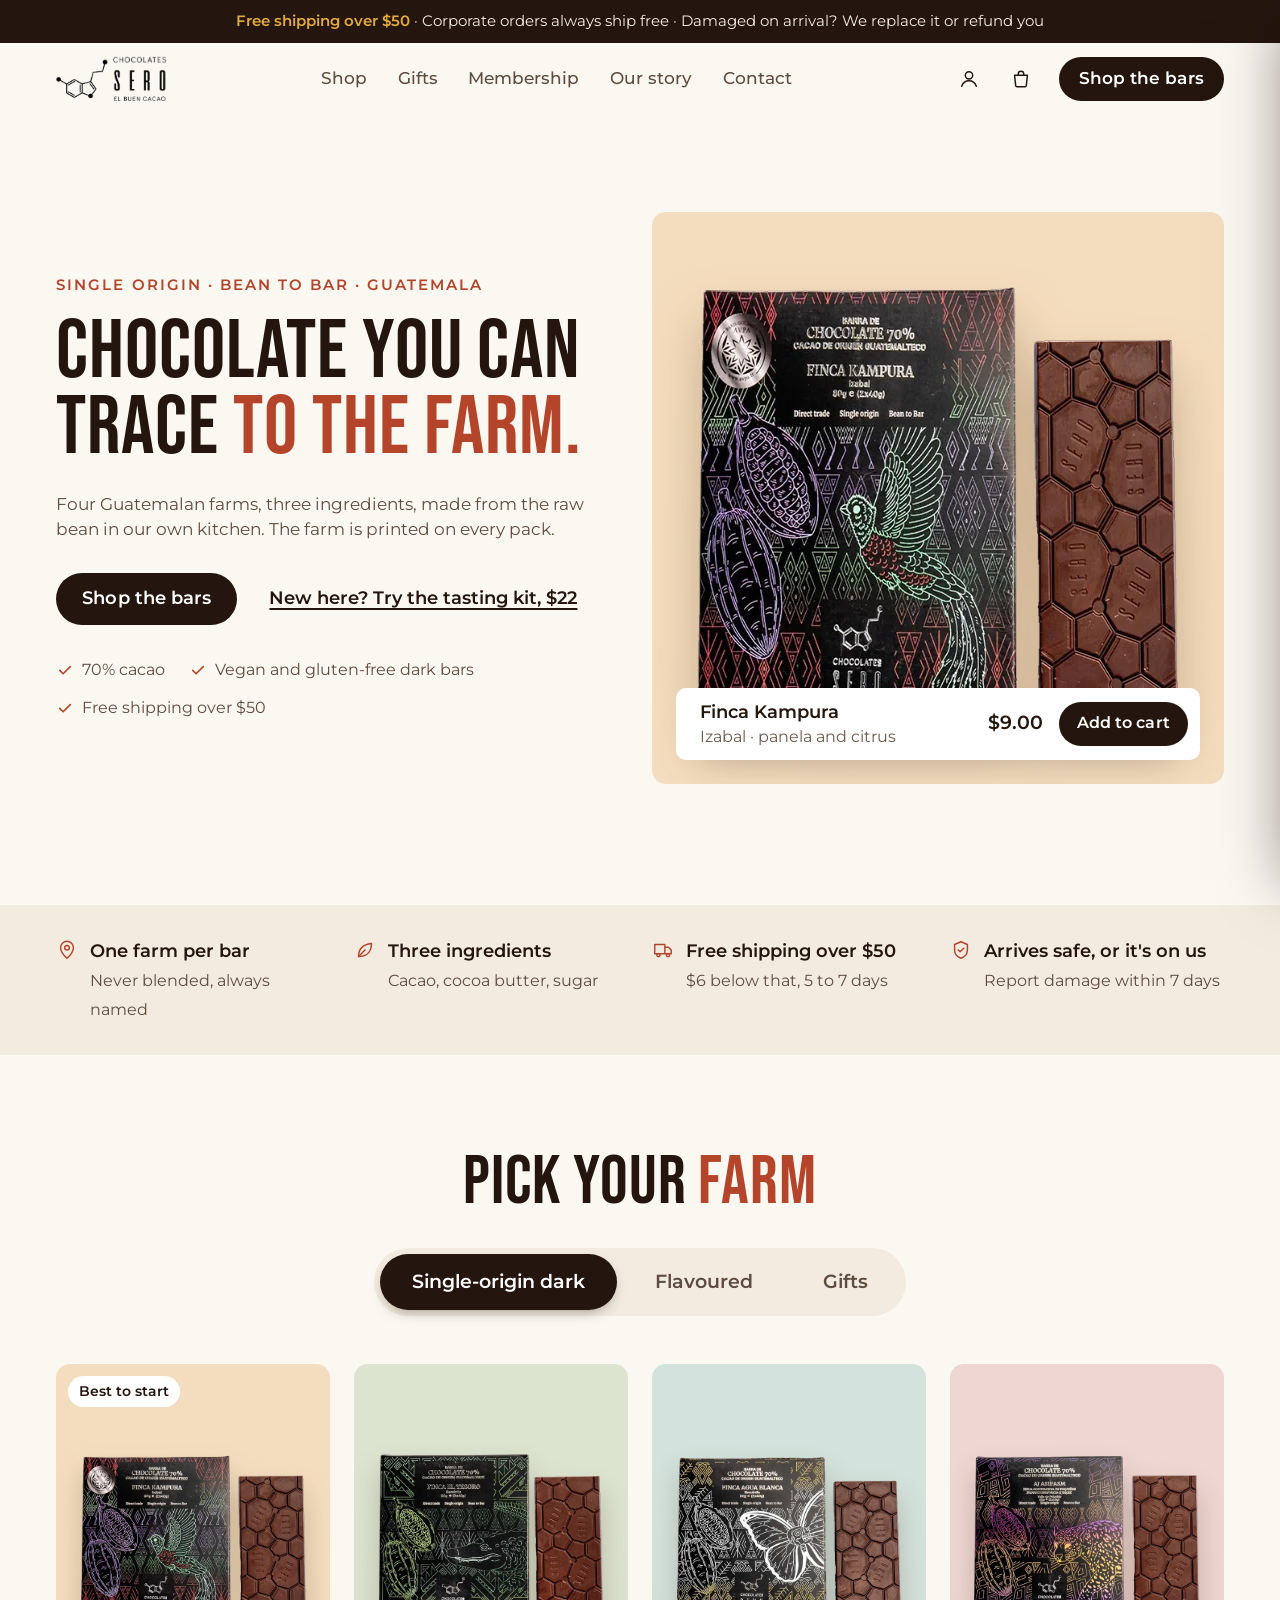
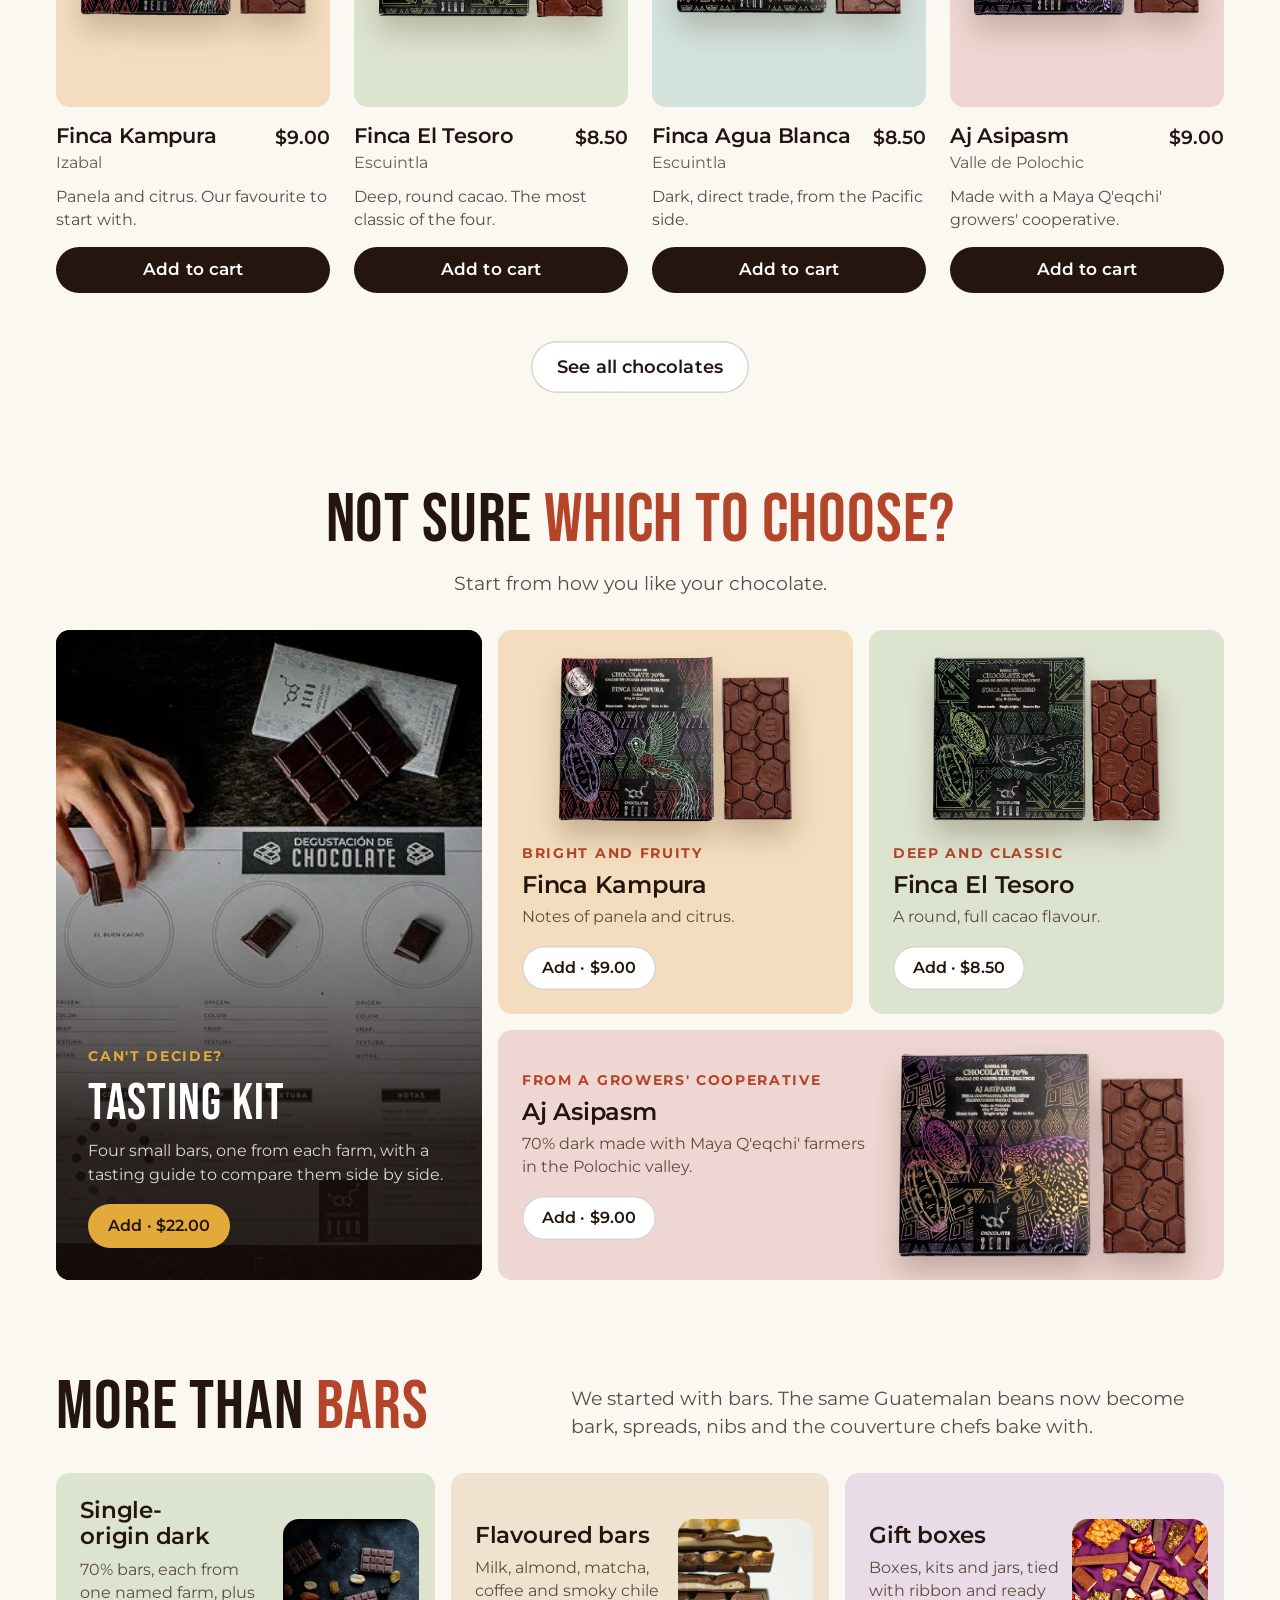
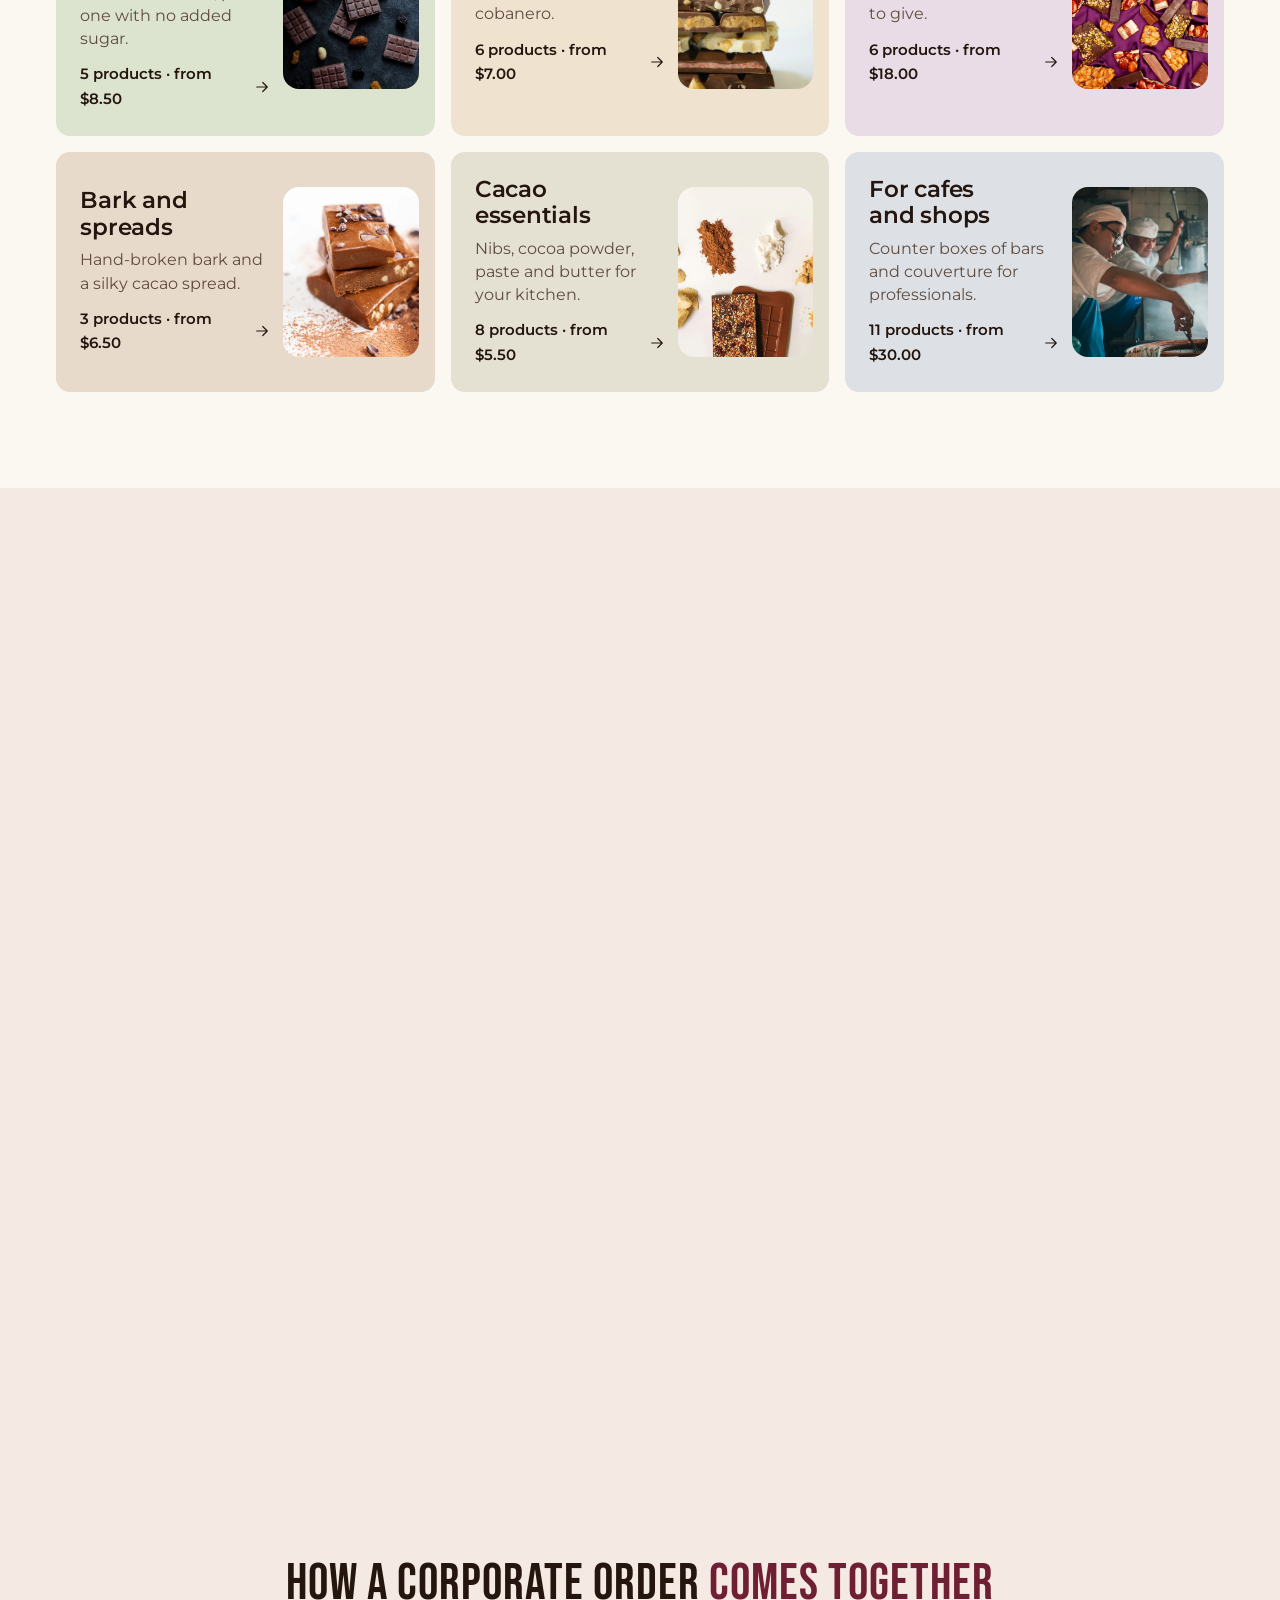
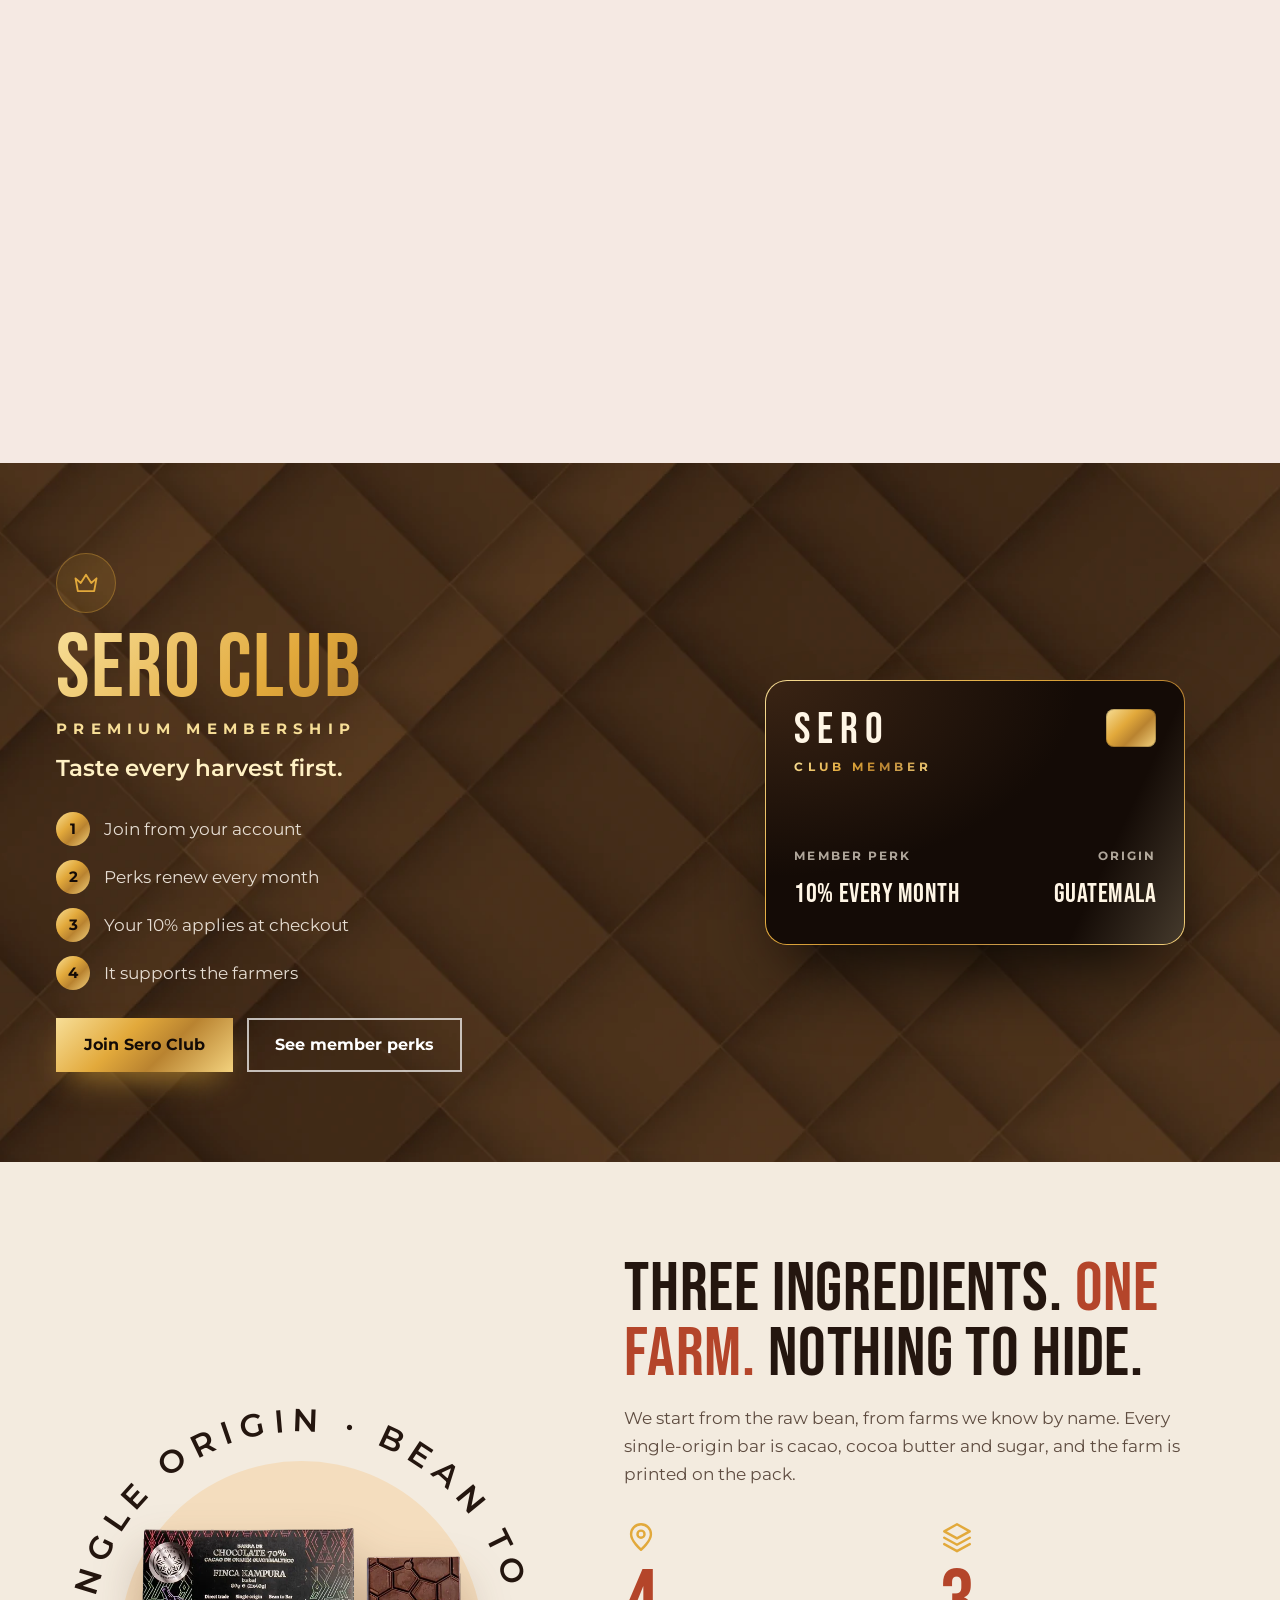
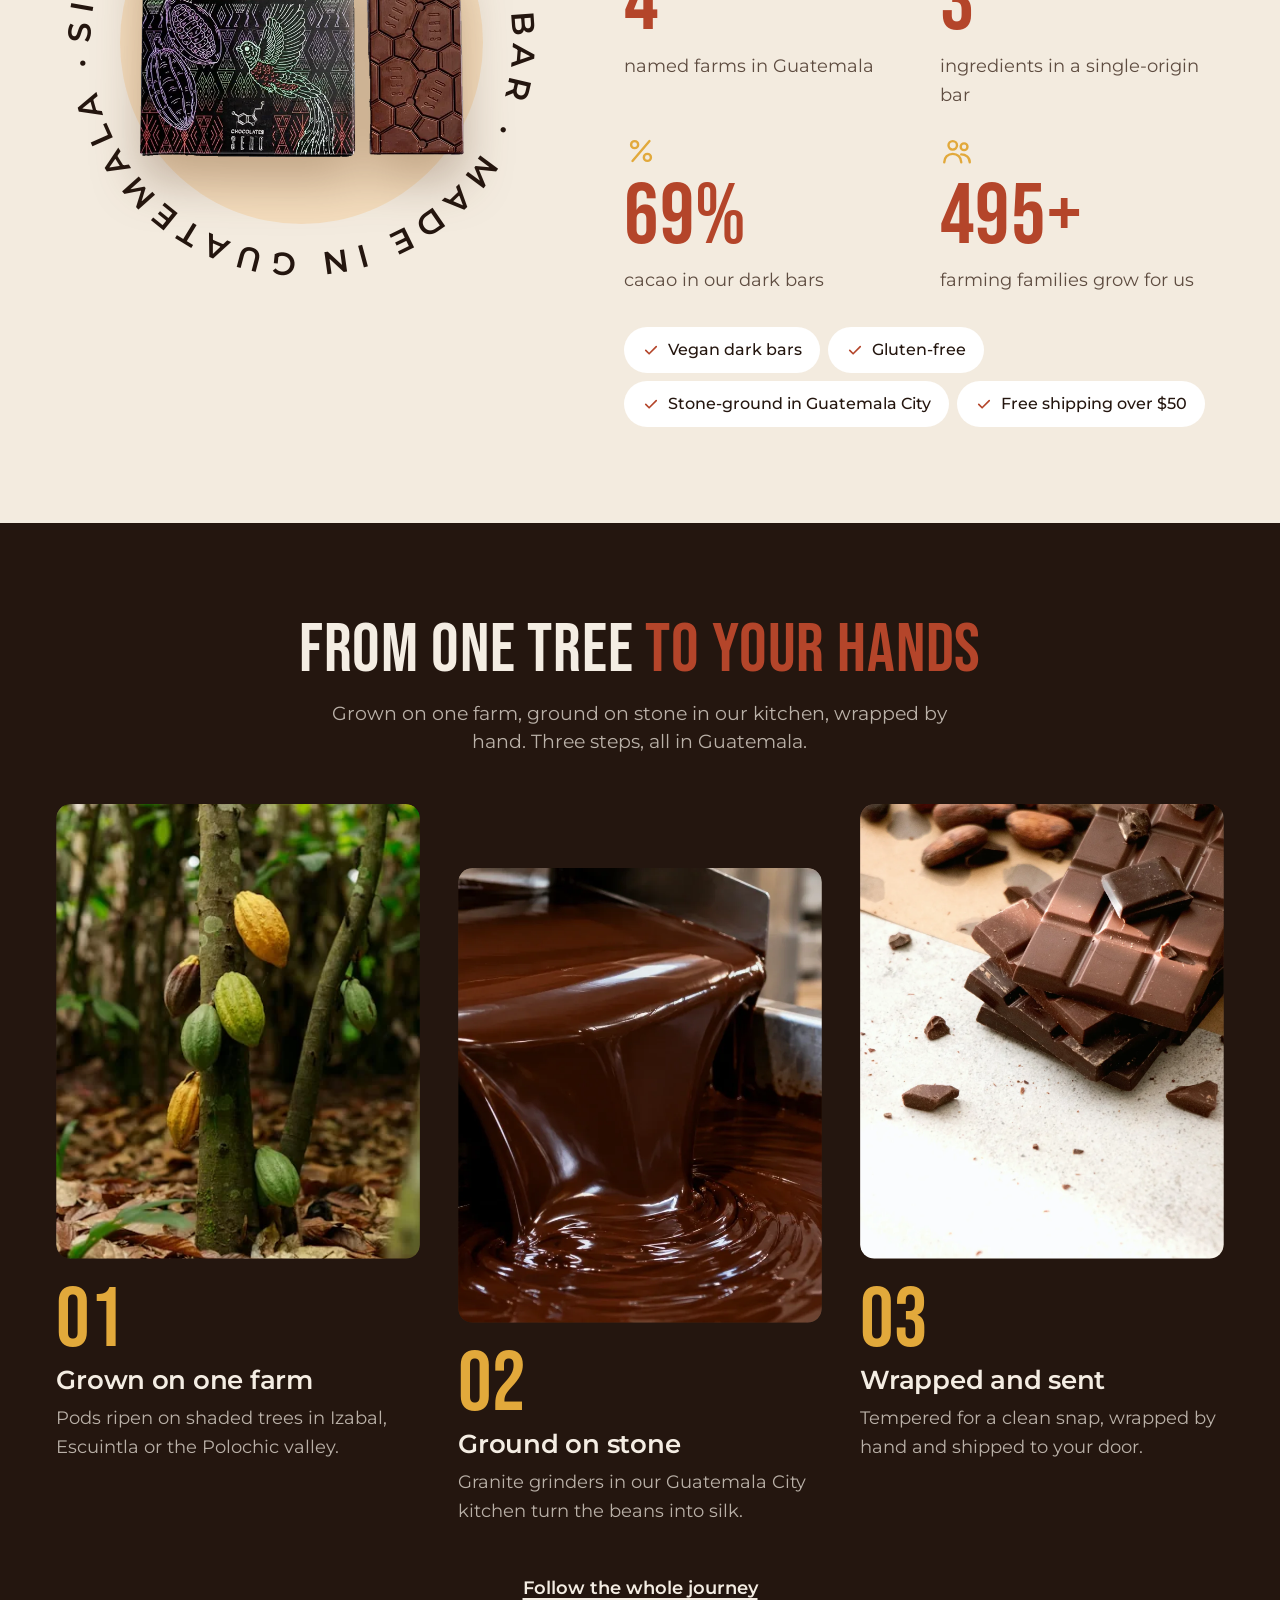
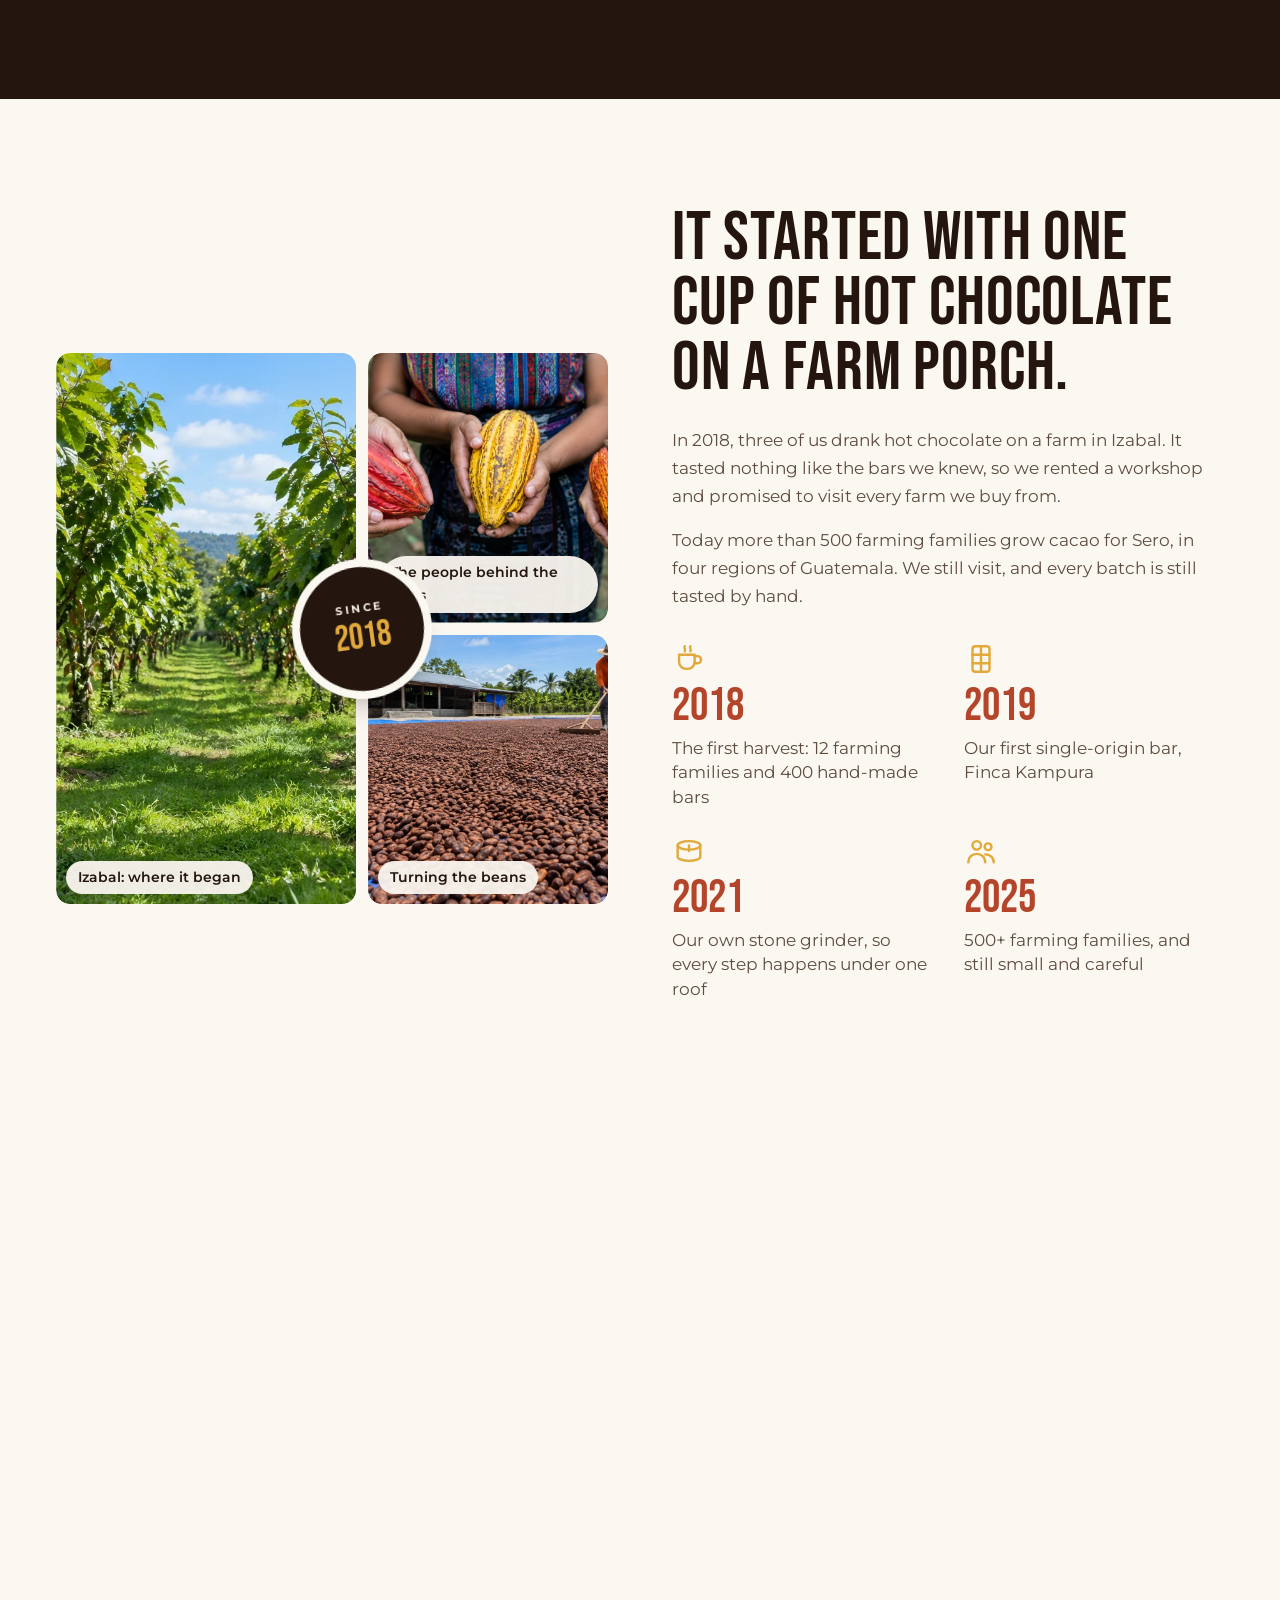
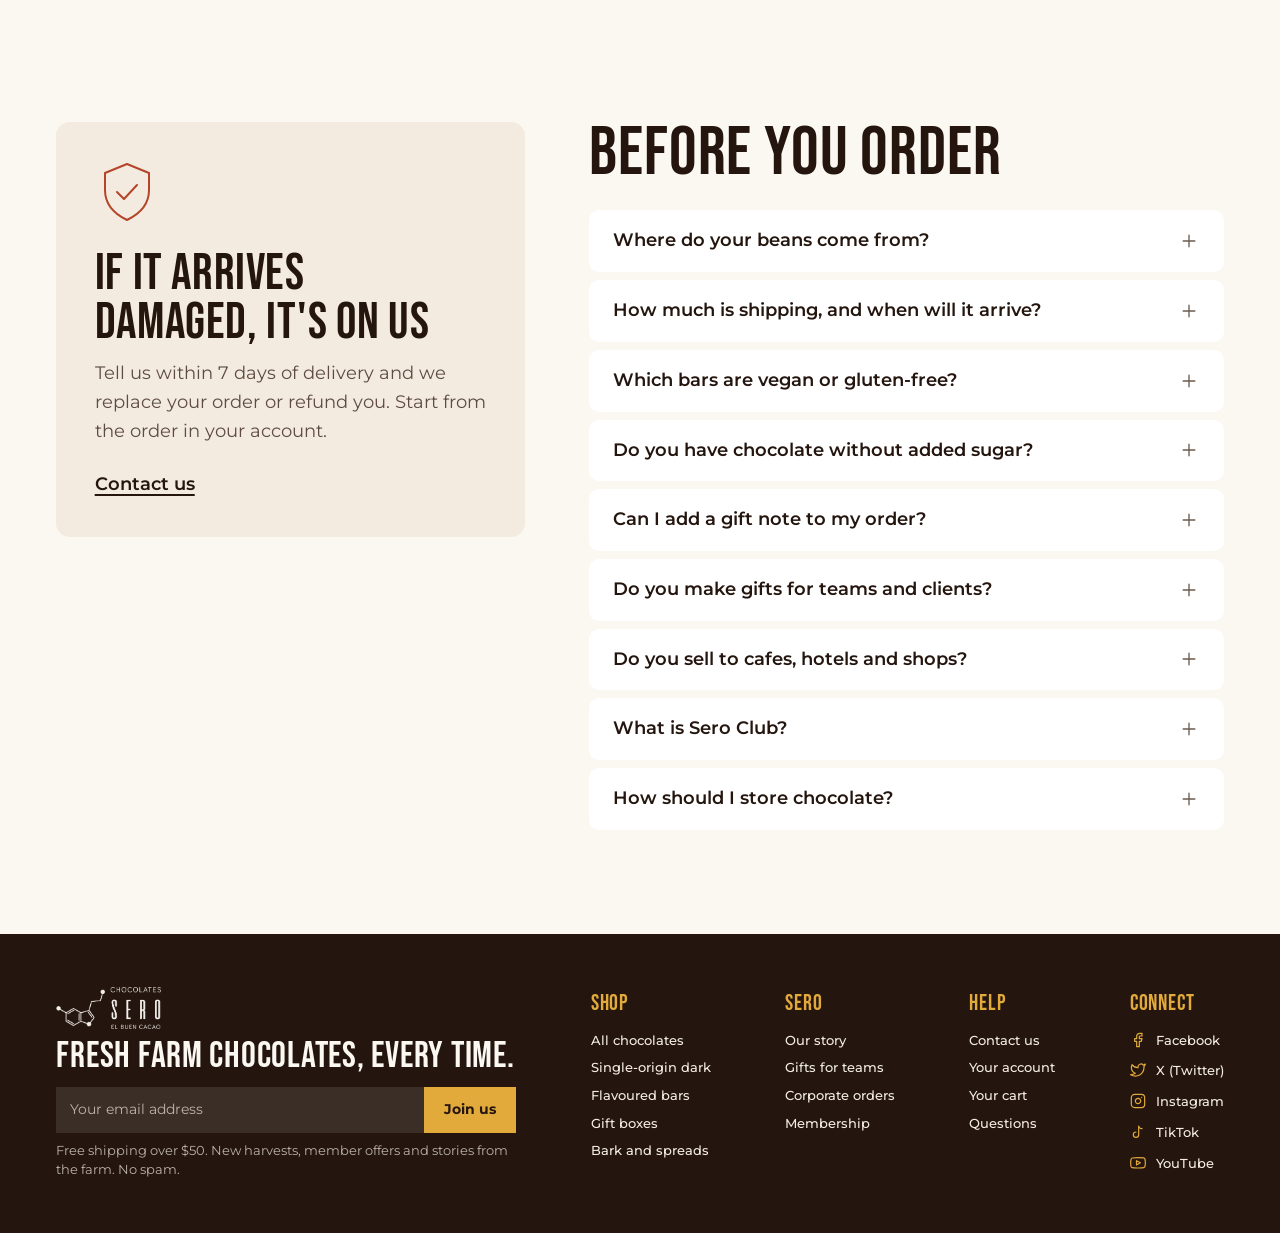
<file: index.html>
<!doctype html>

<!-- ======================================================================
     PAGE: HOME PAGE
     The landing page. Hero, promises, shop highlights, our range,
     brand story, how it is made, gifts, Sero Club (membership) and
     help / FAQ.
     ====================================================================== -->
<!--  How this file is organised (top to bottom):
        1. <head>   : meta tags, fonts, page styles (CSS)
        2. <body>   : header, mobile menu, main content, footer
        3. scripts  : page behaviour, then the shared files in assets/
      Shared files: assets/sero.js (catalogue, cart), assets/stencil.css and
      assets/stencil.js (theme), assets/footer.css (footer), assets/pages.css
      (gifts and membership). -->

<html lang="en">
  <!-- ======================================================================
       AREA: HEAD
       Page title, meta tags, fonts and styles. Nothing here is visible
       on the page itself.
       ====================================================================== -->

  <head>
    <meta charset="utf-8" />
    <meta name="viewport" content="width=device-width, initial-scale=1" />
    <title>Sero Chocolates – Single-origin chocolate you can trace to the farm</title>
    <meta
      name="description"
      content="Single-origin Guatemalan chocolate made bean to bar. Four named farms, three ingredients. Shop bars and gift boxes."
    />
    <link rel="preconnect" href="https://fonts.googleapis.com" />
    <link rel="preconnect" href="https://fonts.gstatic.com" crossorigin />
    <link
      href="https://fonts.googleapis.com/css2?family=Caveat:wght@500&family=Bebas+Neue&family=Montserrat:wght@400;500;600;700;800&display=swap"
      rel="stylesheet"
    />
    <!-- ======================================================================
         JS: PAGE SCRIPT
         JavaScript for this page (inline).
         ====================================================================== -->
    <script>
      document.documentElement.classList.add("js");
    </script>
    <!-- ======================================================================
         CSS: STYLES
         CSS for this page. Colours, fonts and spacing are set as variables
         near the top of the first block.
         ====================================================================== -->
    <style>
      :root {
        --paper: #fbf7f1;
        --sand: #f3ebdf;
        --ink: #24160f;
        --ink-2: #5e4c40;
        --muted: #6a5a4e;
        --act: #24160f;
        --act-h: #b4452a;
        --accent: #b4452a;
        --gold: #e2a93b;
        --berry: #6e1f33;
        --blush: #f5e9e3;
        --night: #140c08;
        --foil: linear-gradient(135deg, #f7de97 0%, #e2a93b 38%, #b98330 62%, #f3d27e 100%);
        --t-kampura: #f4ddbe;
        --t-tesoro: #dce3cf;
        --t-agua: #d3e2dc;
        --t-asipasm: #eed6d2;
        --t-flav: #efe3d0;
        --t-gift: #e9dce6;
        --t-bark: #e8dacb;
        --t-ess: #e4e0d2;
        --t-pro: #dde0e4;
        --r: 14px;
        --sh: 0 18px 40px -24px rgba(36, 22, 15, 0.35);
        --f-d: "Bebas Neue", "Impact", sans-serif;
        --f-s: "Montserrat", system-ui, sans-serif;
        --f-b: "Montserrat", system-ui, sans-serif;
        --f-h: "Caveat", cursive;
        --fs-h2: clamp(46px, 5.4vw, 86px);
        --fs-sub: clamp(18px, 1.5vw, 21px);
        --fs-body: 17px;
        --g: clamp(20px, 4.4vw, 72px);
        --max: 1280px;
        --s1: 4px;
        --s2: 8px;
        --s3: 12px;
        --s4: 16px;
        --s5: 24px;
        --s6: 32px;
        --s7: 48px;
        --s8: 64px;
        --s9: 96px;
        --ease: cubic-bezier(0.2, 0.7, 0.2, 1);
      }
      * {
        box-sizing: border-box;
        margin: 0;
        padding: 0;
      }
      html {
        scroll-behavior: smooth;
      }
      body {
        font-family: var(--f-b);
        font-size: 17.5px;
        line-height: 1.65;
        color: var(--ink);
        background: var(--paper);
        -webkit-font-smoothing: antialiased;
        overflow-x: hidden;
      }
      img {
        display: block;
        max-width: 100%;
      }
      a {
        color: inherit;
        text-decoration: none;
      }
      ul,
      ol {
        list-style: none;
      }
      button,
      input,
      textarea {
        font: inherit;
        color: inherit;
      }
      button {
        background: none;
        border: 0;
        cursor: pointer;
      }
      :focus-visible {
        outline: 2px solid var(--accent);
        outline-offset: 3px;
        border-radius: 4px;
      }
      .skip {
        position: absolute;
        left: 12px;
        top: -60px;
        z-index: 100;
        background: var(--ink);
        color: #fff;
        padding: 10px 16px;
        border-radius: 8px;
      }
      .skip:focus {
        top: 12px;
      }
      .in-w {
        max-width: var(--max);
        margin: 0 auto;
        padding: 0 var(--g);
      }
      /* type system: Bebas Neue for headings, Montserrat for subheadings, labels and buttons, Montserrat for text */
      h1,
      h2,
      .h2 {
        text-wrap: balance;
        font-family: var(--f-d);
        font-weight: 800;
        letter-spacing: 0.012em;
        text-transform: uppercase;
        line-height: 0.94;
      }
      h1 em,
      h2 em,
      .h2 em,
      h3 em {
        font-style: normal;
        color: var(--accent);
      }
      h3 {
        text-wrap: balance;
        font-family: var(--f-s);
        font-weight: 600;
        letter-spacing: -0.01em;
      }
      .eyebrow {
        font-family: var(--f-s);
        font-size: 14.5px;
        font-weight: 600;
        letter-spacing: 0.14em;
        text-transform: uppercase;
        color: var(--accent);
      }
      .h2 {
        font-size: var(--fs-h2);
        line-height: 0.94;
      }
      .lead {
        font-family: var(--f-s);
        font-size: var(--fs-sub);
        font-weight: 400;
        line-height: 1.45;
        color: var(--ink-2);
        max-width: 34em;
      }
      .body {
        font-size: var(--fs-body);
        color: var(--ink-2);
        max-width: 34em;
      }

      .btn {
        display: inline-flex;
        align-items: center;
        justify-content: center;
        gap: 10px;
        min-height: 52px;
        padding: 0 26px;
        border-radius: 999px;
        background: var(--act);
        color: #fff;
        font-family: var(--f-s);
        font-weight: 600;
        font-size: 17.5px;
        letter-spacing: 0.005em;
        transition:
          background-color 0.2s,
          color 0.2s,
          transform 0.15s,
          box-shadow 0.2s;
      }
      .btn:hover {
        background: var(--act-h);
      }
      .btn:active {
        transform: scale(0.97);
      }
      .btn.light {
        background: #fff;
        color: var(--ink);
        box-shadow: inset 0 0 0 1.5px rgba(36, 22, 15, 0.18);
      }
      .btn.light:hover {
        background: var(--ink);
        color: #fff;
        box-shadow: none;
      }
      .tl {
        font-family: var(--f-s);
        font-weight: 600;
        text-decoration: underline;
        text-decoration-thickness: 1.5px;
        text-underline-offset: 4px;
        transition: color 0.2s;
      }
      .tl:hover {
        color: var(--accent);
      }
      .ic {
        width: 22px;
        height: 22px;
        flex: 0 0 22px;
        fill: none;
        stroke: currentColor;
        stroke-width: 1.6;
        stroke-linecap: round;
        stroke-linejoin: round;
      }

      /* announcement + header */
      .ann {
        font-family: var(--f-s);
        background: var(--ink);
        color: #f4ede3;
        font-size: 15px;
        text-align: center;
        padding: 9px var(--g);
      }
      .ann b {
        font-weight: 600;
        color: var(--gold);
      }
      @media (max-width: 640px) {
        .ann-x {
          display: none;
        }
      }
      .hdr {
        position: sticky;
        top: 0;
        z-index: 60;
        background: rgba(251, 247, 241, 0.94);
        backdrop-filter: blur(10px);
        transition: box-shadow 0.3s;
      }
      .hdr.solid {
        box-shadow: 0 8px 24px -18px rgba(36, 22, 15, 0.4);
      }
      .hdr .in-w {
        display: grid;
        grid-template-columns: auto 1fr auto;
        align-items: center;
        gap: var(--s6);
        height: 72px;
      }
      .logo img {
        height: 44px;
        width: auto;
        mix-blend-mode: multiply;
      }
      .nav ul {
        display: flex;
        justify-content: center;
        gap: clamp(18px, 2.4vw, 36px);
      }
      .nav a {
        font-family: var(--f-s);
        font-size: 17px;
        font-weight: 500;
        padding: 8px 0;
        color: var(--ink-2);
        transition: color 0.2s;
      }
      .nav a:hover,
      .nav a[aria-current] {
        color: var(--ink);
      }
      .tools {
        display: flex;
        align-items: center;
        gap: var(--s2);
      }
      .icb {
        width: 44px;
        height: 44px;
        display: grid;
        place-items: center;
        border-radius: 50%;
        transition: background-color 0.2s;
      }
      .icb:hover {
        background: var(--sand);
      }
      .cart {
        position: relative;
      }
      .cart .badge {
        position: absolute;
        top: 4px;
        right: 2px;
        min-width: 18px;
        height: 18px;
        padding: 0 5px;
        border-radius: 9px;
        background: var(--accent);
        color: #fff;
        font-size: 11px;
        font-weight: 700;
        line-height: 18px;
        text-align: center;
      }
      .tools .btn {
        min-height: 44px;
        padding: 0 20px;
        font-size: 16.5px;
        margin-left: var(--s2);
      }
      .burger {
        display: none;
      }
      .drawer {
        position: fixed;
        inset: 0;
        z-index: 80;
        background: var(--paper);
        padding: 96px var(--g) var(--g);
        display: flex;
        flex-direction: column;
        gap: var(--s2);
        transform: translateX(100%);
        transition: transform 0.45s var(--ease);
        visibility: hidden;
      }
      .drawer.open {
        transform: none;
        visibility: visible;
      }
      .drawer a {
        font-family: var(--f-d);
        font-weight: 800;
        font-size: 54px;
        line-height: 1.1;
        text-transform: uppercase;
      }
      .drawer .x {
        position: absolute;
        right: var(--g);
        top: 20px;
      }

      /* reveal: only opacity and a short lift */
      .js [data-r] {
        opacity: 0;
        transform: translateY(14px);
        transition:
          opacity 0.7s var(--ease) var(--d, 0s),
          transform 0.7s var(--ease) var(--d, 0s);
      }
      .js [data-r].in {
        opacity: 1;
        transform: none;
      }

      /* photos: a soft wipe up and settle when they scroll in, a slow zoom on hover */
      .js [data-r] .pic {
        clip-path: inset(100% 0 0 0 round var(--r));
        transition: clip-path 1.1s var(--ease) var(--d, 0s);
      }
      .js [data-r].in .pic {
        clip-path: inset(0 0 0 0 round var(--r));
      }
      .js [data-r] .pic img {
        transform: scale(1.16);
        transition: transform 1.6s var(--ease) var(--d, 0s);
      }
      .js [data-r].in .pic img {
        transform: scale(1);
      }
      .js [data-r].in .pic:hover img {
        transform: scale(1.05);
        transition-duration: 0.9s;
        transition-delay: 0s;
      }
      .sec {
        padding: clamp(64px, 8vw, var(--s9)) 0;
      }
      .head {
        display: flex;
        justify-content: space-between;
        align-items: end;
        gap: var(--s4) var(--s6);
        flex-wrap: wrap;
        margin-bottom: var(--s6);
      }
      .head .eyebrow {
        margin-bottom: var(--s3);
      }
      .head.c {
        flex-direction: column;
        align-items: center;
        text-align: center;
        gap: 0;
        margin-bottom: var(--s7);
      }
      .head.c .lead {
        margin: var(--s4) auto 0;
      }

      /* 1 hero: fits the screen under the announcement bar and header */
      .hero {
        padding: var(--s5) 0 var(--s7);
      }
      .hero .in-w {
        display: grid;
        grid-template-columns: minmax(0, 1fr) minmax(0, 1.05fr);
        gap: clamp(24px, 4vw, 64px);
        align-items: center;
        min-height: calc(100svh - 72px - 38px - 72px);
      }
      .hero h1 {
        font-size: clamp(54px, min(6.5vw, 11svh), 104px);
        line-height: 0.92;
        margin: var(--s4) 0 var(--s5);
      }
      .hero h1 em {
        font-style: normal;
        color: var(--accent);
      }
      .hero .lead {
        font-size: clamp(17px, 1.35vw, 19px);
      }
      .hero .acts {
        display: flex;
        flex-wrap: wrap;
        align-items: center;
        gap: var(--s4) var(--s6);
        margin-top: var(--s6);
      }
      .checks {
        display: flex;
        flex-wrap: wrap;
        gap: var(--s3) var(--s5);
        margin-top: var(--s6);
        font-size: 16px;
        color: var(--ink-2);
      }
      .checks li {
        display: flex;
        align-items: center;
        gap: 8px;
      }
      .checks .ic {
        width: 18px;
        height: 18px;
        flex-basis: 18px;
        color: var(--accent);
        stroke-width: 2.2;
      }
      .stage {
        position: relative;
        border-radius: var(--r);
        background: var(--t-kampura);
        aspect-ratio: 1/1;
        max-height: calc(100svh - 72px - 38px - 72px);
        width: 100%;
        justify-self: end;
        display: grid;
        place-items: center;
        overflow: hidden;
      }
      .stage > img {
        width: 84%;
        filter: drop-shadow(0 30px 26px rgba(80, 40, 10, 0.28));
        animation: lift 1.1s 0.1s var(--ease) both;
      }
      @keyframes lift {
        from {
          opacity: 0;
          transform: translateY(36px) rotate(-3deg);
        }
        to {
          opacity: 1;
          transform: none;
        }
      }
      .quick {
        position: absolute;
        left: var(--s5);
        right: var(--s5);
        bottom: var(--s5);
        display: flex;
        align-items: center;
        gap: var(--s4);
        background: #fff;
        border-radius: calc(var(--r) - 4px);
        padding: var(--s3) var(--s3) var(--s3) var(--s5);
        box-shadow: var(--sh);
      }
      .quick div {
        flex: 1;
        min-width: 0;
        line-height: 1.35;
      }
      .quick b {
        display: block;
        font-family: var(--f-s);
        font-weight: 600;
        font-size: 18px;
      }
      .quick span {
        font-size: 15.5px;
        color: var(--muted);
      }
      .quick .price {
        font-weight: 600;
        font-size: 18.5px;
        color: var(--ink);
      }
      .quick .btn {
        min-height: 44px;
        padding: 0 18px;
        font-size: 16px;
      }

      /* 2 promises */
      .prom {
        background: var(--sand);
        padding: var(--s6) 0;
      }
      .prom ul {
        display: grid;
        grid-template-columns: repeat(4, minmax(0, 1fr));
        gap: var(--s5);
      }
      .prom li {
        display: flex;
        gap: var(--s3);
        align-items: flex-start;
      }
      .prom .ic {
        color: var(--accent);
        margin-top: 2px;
      }
      .prom b {
        display: block;
        font-family: var(--f-s);
        font-weight: 600;
        font-size: 17.5px;
      }
      .prom span {
        font-size: 15.5px;
        color: var(--ink-2);
        line-height: 1.45;
      }

      /* 3 shop: the tabs sit in the centre, big enough to read at a glance */
      .tabs {
        display: inline-flex;
        gap: 6px;
        background: var(--sand);
        border-radius: 999px;
        padding: 6px;
        margin-top: var(--s6);
      }
      .tabs button {
        min-height: 56px;
        padding: 0 32px;
        border-radius: 999px;
        font-family: var(--f-s);
        font-size: 18.5px;
        font-weight: 600;
        color: var(--ink-2);
        transition:
          background-color 0.2s,
          color 0.2s,
          box-shadow 0.2s;
      }
      .tabs button:hover {
        color: var(--ink);
      }
      .tabs button[aria-selected="true"] {
        background: var(--ink);
        color: #fff;
        box-shadow: 0 6px 16px -8px rgba(36, 22, 15, 0.6);
      }
      .tabs .sm {
        display: none;
      }
      .grid {
        display: grid;
        grid-template-columns: repeat(4, minmax(0, 1fr));
        gap: var(--s5);
      }
      .grid[hidden] {
        display: none;
      }
      .pc {
        display: flex;
        flex-direction: column;
      }
      .pc .im {
        position: relative;
        display: grid;
        place-items: center;
        aspect-ratio: 4/5;
        border-radius: var(--r);
        background: var(--tint, var(--sand));
        overflow: hidden;
      }
      .pc .im img {
        width: 82%;
        max-height: 78%;
        object-fit: contain;
        filter: drop-shadow(0 16px 14px rgba(60, 30, 10, 0.22));
        transition: transform 0.5s var(--ease);
      }
      .pc:hover .im img {
        transform: translateY(-6px) scale(1.03);
      }
      .pc .tag {
        position: absolute;
        left: 12px;
        top: 12px;
        background: #fff;
        border-radius: 999px;
        padding: 4px 11px;
        font-size: 14px;
        font-weight: 600;
      }
      .pc .meta {
        display: flex;
        justify-content: space-between;
        gap: var(--s3);
        margin-top: var(--s4);
      }
      .pc h3 {
        font-size: 21px;
        line-height: 1.2;
      }
      .pc .from {
        font-size: 15.5px;
        color: var(--muted);
      }
      .pc .price {
        font-family: var(--f-s);
        font-weight: 600;
        font-size: 18.5px;
        white-space: nowrap;
      }
      .pc .note {
        font-size: 16px;
        color: var(--ink-2);
        margin: var(--s2) 0 var(--s4);
        line-height: 1.45;
      }
      .pc .add {
        margin-top: auto;
        width: 100%;
        min-height: 46px;
        font-size: 16.5px;
      }
      .after {
        display: flex;
        justify-content: center;
        margin-top: var(--s7);
      }

      /* 3b help choosing: a grid of pictures */
      .guide {
        margin-top: clamp(64px, 8vw, var(--s9));
      }
      .guide .head.c {
        margin-bottom: var(--s6);
      }
      .bento {
        display: grid;
        grid-template-columns: minmax(0, 1.2fr) minmax(0, 1fr) minmax(0, 1fr);
        grid-template-rows: auto auto;
        gap: var(--s4);
      }
      .bt {
        position: relative;
        isolation: isolate;
        display: flex;
        flex-direction: column;
        justify-content: flex-end;
        gap: 6px;
        padding: var(--s5);
        border-radius: var(--r);
        background: var(--tint);
        overflow: hidden;
      }
      .bt .ph {
        flex: 1 1 auto;
        display: grid;
        place-items: center;
        min-height: 150px;
        margin-bottom: var(--s3);
      }
      .bt .ph img {
        max-width: 78%;
        max-height: 170px;
        object-fit: contain;
        filter: drop-shadow(0 16px 14px rgba(60, 30, 10, 0.24));
        transition: transform 0.5s var(--ease);
      }
      .bt:hover .ph img {
        transform: translateY(-6px);
      }
      .bt .q {
        font-family: var(--f-s);
        font-size: 14px;
        font-weight: 700;
        letter-spacing: 0.12em;
        text-transform: uppercase;
        color: var(--accent);
      }
      .bt b {
        font-family: var(--f-s);
        font-weight: 600;
        font-size: 24px;
        line-height: 1.15;
        letter-spacing: -0.01em;
      }
      .bt b a:hover {
        text-decoration: underline;
        text-underline-offset: 4px;
      }
      .bt small {
        font-size: 16px;
        color: var(--ink-2);
        line-height: 1.45;
      }
      .bt .btn {
        align-self: flex-start;
        margin-top: var(--s3);
        min-height: 44px;
        padding: 0 20px;
        font-size: 16px;
      }
      .bt.big,
      .bt.wide {
        justify-content: flex-end;
      }
      .bt.big .ph,
      .bt.wide .ph {
        position: absolute;
        inset: 0;
        z-index: -1;
        margin: 0;
        display: block;
      }
      .bt.big {
        grid-row: span 2;
        background: #2a1a12;
        color: #fff;
        padding: var(--s6);
      }
      .bt.big .ph img {
        position: absolute;
        inset: 0;
        width: 100%;
        height: 100%;
        max-width: none;
        max-height: none;
        object-fit: cover;
        filter: none;
      }
      .bt.big:hover .ph img {
        transform: scale(1.03);
      }
      .bt.big .ph::after {
        content: "";
        position: absolute;
        inset: 0;
        background: linear-gradient(180deg, rgba(20, 12, 8, 0) 28%, rgba(20, 12, 8, 0.88) 78%);
      }
      .bt.big .q {
        color: var(--gold);
      }
      .bt.big b {
        font-family: var(--f-d);
        font-weight: 800;
        font-size: clamp(42px, 4vw, 57px);
        letter-spacing: 0.02em;
      }
      .bt.big small {
        color: rgba(255, 255, 255, 0.82);
        max-width: 26em;
      }
      .bt.big .btn {
        background: var(--gold);
        color: var(--ink);
      }
      .bt.big .btn:hover {
        background: #fff;
      }
      .bt.wide {
        grid-column: span 2;
        padding-right: 48%;
        justify-content: center;
        min-height: 250px;
      }
      .bt.wide .ph img {
        position: absolute;
        right: 5%;
        top: 50%;
        width: 40%;
        max-width: none;
        max-height: 84%;
        transform: translateY(-50%);
      }
      .bt.wide:hover .ph img {
        transform: translateY(-54%);
      }

      /* 4 the range */
      .range {
        background: var(--paper);
        padding-top: 0;
      }
      .cats {
        display: grid;
        grid-template-columns: repeat(3, minmax(0, 1fr));
        gap: var(--s4);
      }
      .cat {
        display: grid;
        grid-template-columns: minmax(0, 1fr) 40%;
        align-items: center;
        gap: var(--s3);
        min-height: 210px;
        padding: var(--s5) var(--s4) var(--s5) var(--s5);
        border-radius: var(--r);
        background: var(--tint);
        transition:
          transform 0.3s var(--ease),
          box-shadow 0.3s;
      }
      .cat:hover {
        transform: translateY(-4px);
        box-shadow: var(--sh);
      }
      .cat h3 {
        font-size: 23px;
        line-height: 1.15;
      }
      .cat p {
        font-size: 16px;
        color: var(--ink-2);
        line-height: 1.45;
        margin: var(--s2) 0 var(--s3);
      }
      .cat .ct {
        font-family: var(--f-s);
        display: flex;
        align-items: center;
        gap: 6px;
        font-size: 15px;
        font-weight: 600;
      }
      .cat .ct .ic {
        width: 18px;
        height: 18px;
        flex-basis: 18px;
        transition: transform 0.3s var(--ease);
      }
      .cat:hover .ct .ic {
        transform: translateX(4px);
      }
      .cat img {
        width: 100%;
        max-height: 170px;
        object-fit: contain;
        filter: drop-shadow(0 14px 12px rgba(60, 30, 10, 0.22));
      }
      /* photo version of the tile picture */
      .cat img.photo {
        height: 170px;
        object-fit: cover;
        border-radius: 16px;
        filter: none;
      }

      /* 5 what goes into a bar */
      .brand {
        background: var(--sand);
      }
      .bx {
        display: grid;
        grid-template-columns: minmax(0, 0.9fr) minmax(0, 1.1fr);
        gap: clamp(32px, 6vw, 96px);
        align-items: center;
      }
      .seal-wrap {
        position: relative;
        display: grid;
        place-items: center;
        aspect-ratio: 1/1;
        width: 100%;
        max-width: 520px;
        margin: 0 auto;
      }
      .seal-wrap::before {
        content: "";
        position: absolute;
        inset: 13%;
        border-radius: 50%;
        background: var(--t-kampura);
      }
      .ring {
        position: absolute;
        inset: 0;
        width: 100%;
        height: 100%;
        animation: spin 48s linear infinite;
      }
      .ring text {
        font-family: var(--f-s);
        font-size: 13px;
        font-weight: 600;
        letter-spacing: 0.24em;
        fill: var(--ink);
      }
      @keyframes spin {
        to {
          transform: rotate(360deg);
        }
      }
      .seal-wrap img {
        position: relative;
        width: 66%;
        filter: drop-shadow(0 26px 24px rgba(80, 40, 10, 0.3));
        animation: bob 6s ease-in-out infinite;
      }
      @keyframes bob {
        0%,
        100% {
          transform: translateY(0) rotate(-3deg);
        }
        50% {
          transform: translateY(-12px) rotate(-1deg);
        }
      }
      .brand h2 {
        margin-bottom: var(--s4);
      }
      .stats {
        display: grid;
        grid-template-columns: 1fr 1fr;
        gap: var(--s5) var(--s6);
        margin: var(--s6) 0;
      }
      .stats b {
        display: block;
        font-family: var(--f-d);
        font-weight: 800;
        font-size: clamp(65px, 6.75vw, 100px);
        line-height: 0.95;
        color: var(--accent);
        letter-spacing: 0.02em;
        font-variant-numeric: lining-nums tabular-nums;
      }
      .stats span {
        display: block;
        margin-top: var(--s2);
        font-family: var(--f-s);
        font-size: 17.5px;
        color: var(--ink-2);
      }
      .chips {
        display: flex;
        flex-wrap: wrap;
        gap: var(--s2);
      }
      .chips li {
        display: flex;
        align-items: center;
        gap: 8px;
        background: #fff;
        border-radius: 999px;
        padding: 10px 18px;
        font-family: var(--f-s);
        font-size: 16px;
        font-weight: 500;
      }
      .chips .ic {
        width: 18px;
        height: 18px;
        flex-basis: 18px;
        color: var(--accent);
        stroke-width: 2.2;
      }

      /* 6 how */
      .how {
        background: var(--ink);
        color: #f4ede3;
      }
      .how .eyebrow {
        color: var(--gold);
      }
      .how .lead {
        color: rgba(244, 237, 227, 0.72);
      }
      .steps {
        display: grid;
        grid-template-columns: repeat(3, minmax(0, 1fr));
        gap: var(--s5);
      }
      .steps {
        gap: clamp(20px, 3vw, 40px);
      }
      .steps li:nth-child(2) {
        margin-top: var(--s8);
      }
      .steps li figure {
        aspect-ratio: 4/5;
        border-radius: var(--r);
        overflow: hidden;
        background: #3a271c;
      }
      .steps li img {
        width: 100%;
        height: 100%;
        object-fit: cover;
      }
      .steps .n {
        display: block;
        font-family: var(--f-d);
        font-weight: 800;
        font-size: 84px;
        line-height: 0.9;
        color: var(--gold);
        margin: var(--s5) 0 var(--s2);
      }
      .steps h3 {
        font-size: 26px;
        line-height: 1.15;
      }
      .steps p {
        color: rgba(244, 237, 227, 0.72);
        margin-top: var(--s2);
        max-width: 24em;
      }
      .how .after .tl {
        color: #f4ede3;
      }
      .how .after .tl:hover {
        color: var(--gold);
      }

      /* 7 story */
      .story .top {
        display: grid;
        grid-template-columns: minmax(0, 1fr) minmax(0, 1fr);
        gap: clamp(28px, 5vw, 80px);
        align-items: center;
      }
      .mos {
        position: relative;
        display: grid;
        grid-template-columns: 1.25fr 1fr;
        grid-template-rows: 1fr 1fr;
        gap: var(--s3);
        aspect-ratio: 1/1;
      }
      .mos figure {
        position: relative;
        border-radius: var(--r);
        overflow: hidden;
        background: var(--sand);
      }
      .mos figure:first-child {
        grid-row: span 2;
      }
      .mos img {
        width: 100%;
        height: 100%;
        object-fit: cover;
      }
      .est {
        position: absolute;
        left: calc(55.5% - 62px);
        top: calc(50% - 62px);
        z-index: 2;
        display: grid;
        place-content: center;
        text-align: center;
        width: 124px;
        height: 124px;
        border-radius: 50%;
        background: var(--ink);
        color: var(--gold);
        font-family: var(--f-d);
        font-weight: 800;
        font-size: 36px;
        line-height: 1;
        box-shadow:
          0 0 0 8px var(--paper),
          0 18px 30px -12px rgba(36, 22, 15, 0.5);
        transform: scale(0.6) rotate(-12deg);
        opacity: 0;
        transition:
          transform 0.8s var(--ease) 0.5s,
          opacity 0.5s 0.5s;
      }
      .est small {
        font-family: var(--f-s);
        font-style: normal;
        font-size: 11px;
        font-weight: 700;
        letter-spacing: 0.24em;
        text-transform: uppercase;
        color: #f4ede3;
        margin-bottom: 6px;
      }
      .in .est,
      html:not(.js) .est {
        transform: rotate(-8deg);
        opacity: 1;
      }
      .mos figcaption {
        font-family: var(--f-s);
        position: absolute;
        left: 10px;
        bottom: 10px;
        right: 10px;
        width: max-content;
        max-width: calc(100% - 20px);
        background: rgba(251, 247, 241, 0.94);
        border-radius: 999px;
        padding: 5px 12px;
        font-size: 14px;
        font-weight: 600;
      }
      .story h2 {
        margin: var(--s3) 0 var(--s5);
      }
      .story .body + .body {
        margin-top: var(--s4);
      }
      .yrs {
        display: grid;
        grid-template-columns: 1fr 1fr;
        gap: var(--s5) var(--s6);
        margin: var(--s6) 0;
      }
      .yrs b {
        display: block;
        font-family: var(--f-d);
        font-weight: 800;
        font-size: 46px;
        line-height: 1;
        color: var(--accent);
      }
      .yrs span {
        display: block;
        margin-top: 6px;
        font-family: var(--f-s);
        font-size: 17px;
        color: var(--ink-2);
        line-height: 1.45;
      }
      .qual {
        margin-top: clamp(48px, 6vw, 80px);
        background: var(--sand);
        border-radius: var(--r);
        padding: clamp(24px, 4vw, 48px);
      }
      .qual h3 {
        font-family: var(--f-d);
        font-weight: 800;
        font-size: clamp(40px, 4.25vw, 60px);
        letter-spacing: 0.02em;
        line-height: 1.05;
        text-align: center;
        margin-bottom: var(--s7);
      }
      .qual h3 em {
        font-style: normal;
        font-weight: 600;
        color: var(--accent);
      }
      .qual ul {
        display: grid;
        grid-template-columns: repeat(4, minmax(0, 1fr));
        gap: var(--s5);
      }
      .qual li {
        text-align: center;
      }
      .qual .ic {
        display: block;
        width: 60px;
        height: 60px;
        padding: 16px;
        border-radius: 50%;
        background: #fff;
        color: var(--accent);
        margin: 0 auto var(--s4);
        transition: transform 0.4s var(--ease);
      }
      .qual li:hover .ic {
        transform: translateY(-4px) rotate(-6deg);
      }
      .qual b {
        display: block;
        font-family: var(--f-s);
        font-weight: 600;
        font-size: 19px;
      }
      .qual span {
        display: block;
        margin-top: 4px;
        font-size: 16px;
        color: var(--ink-2);
        line-height: 1.45;
      }

      /* 8 gifting: the highlight of the page */
      .gifts {
        background: var(--blush);
      }
      .gifts .eyebrow {
        color: var(--berry);
      }
      .gx {
        display: grid;
        grid-template-columns: minmax(0, 1fr) minmax(0, 1fr);
        gap: clamp(32px, 5vw, 88px);
        align-items: center;
      }
      .gifts h2 {
        margin: 0 0 var(--s3);
      }
      .gifts .sub {
        font-family: var(--f-s);
        font-weight: 600;
        font-size: var(--fs-sub);
        color: var(--berry);
        margin-bottom: var(--s4);
      }
      .gifts h2 em {
        font-style: normal;
        color: var(--berry);
      }
      .opts {
        display: grid;
        grid-template-columns: 1fr 1fr;
        gap: var(--s3);
        margin: var(--s6) 0;
      }
      .opts li {
        display: flex;
        gap: var(--s3);
        align-items: flex-start;
        background: #fff;
        border-radius: calc(var(--r) - 4px);
        padding: var(--s4);
      }
      .opts .ic {
        color: var(--berry);
        margin-top: 1px;
      }
      .opts b {
        display: block;
        font-family: var(--f-s);
        font-weight: 600;
        font-size: 18px;
        line-height: 1.3;
      }
      .opts span {
        display: block;
        font-size: 15.5px;
        color: var(--ink-2);
        line-height: 1.4;
        margin-top: 2px;
      }
      .terms {
        display: flex;
        flex-wrap: wrap;
        gap: var(--s5) var(--s6);
        margin-bottom: var(--s6);
      }
      .terms b {
        display: block;
        font-family: var(--f-d);
        font-weight: 800;
        font-size: 40px;
        line-height: 1.1;
        color: var(--berry);
      }
      .terms span {
        font-size: 15.5px;
        color: var(--ink-2);
      }
      .gifts .acts {
        display: flex;
        flex-wrap: wrap;
        gap: var(--s3);
      }
      .gifts .btn.main {
        background: var(--berry);
      }
      .gifts .btn.main:hover {
        background: var(--ink);
      }
      .collage {
        position: relative;
        aspect-ratio: 4/4.6;
      }
      .collage .c1,
      .collage .c2 {
        position: absolute;
        border-radius: var(--r);
        overflow: hidden;
        box-shadow: 0 30px 60px -30px rgba(60, 20, 30, 0.55);
      }
      .collage .c1 {
        left: 8%;
        top: 0;
        width: 76%;
        aspect-ratio: 1/1;
      }
      .collage .c2 {
        right: 0;
        bottom: 0;
        width: 52%;
        aspect-ratio: 1/1;
      }
      .collage img {
        width: 100%;
        height: 100%;
        object-fit: cover;
        transition: transform 0.9s var(--ease);
      }
      .collage figure:hover img {
        transform: scale(1.05);
      }
      .js .collage .c1,
      .js .collage .c2,
      .js .collage .hnote {
        opacity: 0;
        transition:
          opacity 0.8s var(--ease),
          transform 1s var(--ease);
      }
      .js .collage .c1 {
        transform: translateY(40px);
      }
      .js .collage .c2 {
        transform: translate(30px, 40px);
        transition-delay: 0.15s;
      }
      .js .collage .hnote {
        transform: translateX(-30px) rotate(-10deg);
        transition-delay: 0.35s;
      }
      .js .collage.in .c1,
      .js .collage.in .c2 {
        opacity: 1;
        transform: none;
      }
      .js .collage.in .hnote {
        opacity: 1;
        transform: rotate(-4deg);
      }
      .collage .tagl {
        position: absolute;
        left: 14px;
        top: 14px;
        display: flex;
        align-items: center;
        gap: 6px;
        background: rgba(255, 253, 248, 0.95);
        border-radius: 999px;
        padding: 6px 12px;
        font-size: 14px;
        font-weight: 600;
        color: var(--berry);
      }
      .collage .tagl .ic {
        width: 16px;
        height: 16px;
        flex-basis: 16px;
      }
      .hnote {
        position: absolute;
        left: 0;
        bottom: 10%;
        width: 54%;
        background: #fffdf7;
        border-radius: 6px;
        padding: 20px 22px 22px;
        box-shadow: 0 24px 40px -22px rgba(60, 20, 30, 0.55);
        transform: rotate(-4deg);
      }
      .hnote small {
        display: block;
        font-size: 11.5px;
        font-weight: 700;
        letter-spacing: 0.12em;
        text-transform: uppercase;
        color: var(--berry);
        margin-bottom: 8px;
      }
      .hnote p {
        font-family: var(--f-h);
        font-weight: 500;
        font-size: clamp(22px, 2.1vw, 29px);
        line-height: 1.15;
        color: #26305e;
      }
      .hnote p span {
        display: block;
        margin-top: 8px;
        font-size: 0.85em;
      }
      .ghow {
        margin-top: clamp(56px, 7vw, 96px);
      }
      .ghow h3 {
        font-family: var(--f-d);
        font-weight: 800;
        font-size: clamp(37px, 4vw, 55px);
        letter-spacing: 0.02em;
        text-align: center;
        margin-bottom: var(--s7);
      }
      .ghow h3 em {
        font-style: normal;
        font-weight: 600;
        color: var(--berry);
      }
      .gsteps {
        display: grid;
        grid-template-columns: repeat(3, minmax(0, 1fr));
        gap: clamp(20px, 3vw, 44px);
      }
      /* each step is a gift tag: notched end, punched hole, a slight tilt that straightens on hover */
      .gsteps li {
        --rot: -2deg;
        filter: drop-shadow(0 16px 22px rgba(80, 25, 40, 0.16));
        transform: rotate(var(--rot));
        transition: transform 0.5s var(--ease);
      }
      .gsteps li:nth-child(2) {
        --rot: 1.6deg;
        margin-top: var(--s5);
      }
      .gsteps li:nth-child(3) {
        --rot: -1deg;
      }
      .gsteps li:hover {
        transform: rotate(0) translateY(-6px);
      }
      .gtag {
        position: relative;
        height: 100%;
        background: #fffdf9;
        padding: var(--s6) var(--s6) var(--s6) 64px;
        clip-path: polygon(34px 0, 100% 0, 100% 100%, 34px 100%, 0 50%);
      }
      .gtag::before {
        content: "";
        position: absolute;
        left: 22px;
        top: 50%;
        width: 16px;
        height: 16px;
        margin-top: -8px;
        border-radius: 50%;
        background: var(--blush);
        box-shadow: inset 0 0 0 3px rgba(110, 31, 51, 0.18);
      }
      .gtag .n {
        display: block;
        font-family: var(--f-d);
        font-weight: 800;
        font-size: 84px;
        line-height: 0.85;
        color: var(--berry);
        margin-bottom: var(--s3);
      }
      .gtag b {
        display: block;
        font-family: var(--f-s);
        font-weight: 600;
        font-size: 21px;
        line-height: 1.2;
      }
      .gtag span {
        display: block;
        margin-top: 8px;
        font-size: 16.5px;
        color: var(--ink-2);
      }

      /* version 2: small icons that go with the numbers and steps */
      .stats svg.si,
      .yrs svg.yi {
        display: block;
        width: 34px;
        height: 34px;
        margin-bottom: 8px;
        color: var(--gold);
        fill: none;
        stroke: currentColor;
        stroke-width: 1.7;
        stroke-linecap: round;
        stroke-linejoin: round;
      }
      .gtag .gi {
        position: absolute;
        top: 22px;
        right: 26px;
        display: grid;
        place-items: center;
        width: 58px;
        height: 58px;
        margin: 0;
        border-radius: 50%;
        background: var(--blush);
      }
      .gtag svg.gic {
        width: 28px;
        height: 28px;
        color: var(--berry);
        fill: none;
        stroke: currentColor;
        stroke-width: 1.7;
        stroke-linecap: round;
        stroke-linejoin: round;
      }

      /* 9 promise + questions */
      .help .in-w {
        display: grid;
        grid-template-columns: minmax(0, 0.85fr) minmax(0, 1.15fr);
        gap: clamp(28px, 5vw, 80px);
        align-items: start;
      }
      .guar {
        background: var(--sand);
        border-radius: var(--r);
        padding: clamp(24px, 3vw, 40px);
        position: sticky;
        top: 96px;
      }
      .guar .seal {
        width: 64px;
        height: 64px;
        color: var(--accent);
      }
      .guar h2 {
        margin: var(--s4) 0 var(--s3);
        font-size: clamp(40px, 4vw, 58px);
        line-height: 0.96;
      }
      .guar p {
        color: var(--ink-2);
      }
      .guar .tl {
        display: inline-block;
        margin-top: var(--s5);
      }
      .faq h2 {
        margin-bottom: var(--s5);
      }
      .faq details {
        background: #fff;
        border-radius: calc(var(--r) - 4px);
        margin-bottom: var(--s2);
      }
      .faq summary {
        font-family: var(--f-s);
        list-style: none;
        cursor: pointer;
        display: flex;
        justify-content: space-between;
        align-items: center;
        gap: var(--s4);
        min-height: 60px;
        padding: var(--s4) var(--s5);
        font-weight: 600;
        font-size: 18px;
      }
      .faq summary::-webkit-details-marker {
        display: none;
      }
      .faq summary .ic {
        width: 20px;
        height: 20px;
        transition: transform 0.3s var(--ease);
        color: var(--muted);
      }
      .faq details[open] summary .ic {
        transform: rotate(45deg);
        color: var(--accent);
      }
      .faq details p {
        padding: 0 var(--s5) var(--s5);
        color: var(--ink-2);
      }

      /* 10 Sero Club: deep cocoa and gold */
      .club {
        background: #2a190d;
        color: #f4ede3;
        overflow: hidden;
        position: relative;
        isolation: isolate;
      }
      /* layered squares across the whole section, copied from premium background 2 in cocoa brown (no gradient) */
      .club::before {
        content: "";
        position: absolute;
        inset: 0;
        z-index: -1;
        background: url(assets/img/club-layered-squares.webp) center/cover no-repeat;
        pointer-events: none;
      }
      .ctop {
        text-align: center;
        max-width: 900px;
        margin: 0 auto;
      }
      .crown {
        display: inline-grid;
        place-items: center;
        width: 60px;
        height: 60px;
        border-radius: 50%;
        background: rgba(226, 169, 59, 0.12);
        color: var(--gold);
        box-shadow: inset 0 0 0 1px rgba(226, 169, 59, 0.35);
      }
      .crown .ic {
        width: 28px;
        height: 28px;
        flex-basis: 28px;
      }
      .ctitle {
        font-family: var(--f-d);
        font-weight: 800;
        font-style: normal;
        font-size: clamp(95px, 15.62vw, 230px);
        line-height: 0.88;
        letter-spacing: 0.02em;
        margin: var(--s5) 0 var(--s4);
        padding-bottom: 0.06em;
        background: linear-gradient(
          100deg,
          #b98330 0%,
          #f7de97 22%,
          #e2a93b 40%,
          #fff1c4 52%,
          #e2a93b 64%,
          #b98330 82%,
          #f3d27e 100%
        );
        background-size: 220% 100%;
        -webkit-background-clip: text;
        background-clip: text;
        color: transparent;
        animation: foil 7s ease-in-out infinite alternate;
      }
      @keyframes foil {
        from {
          background-position: 0% 0;
        }
        to {
          background-position: 100% 0;
        }
      }
      .ctag {
        font-family: var(--f-s);
        font-weight: 700;
        font-size: clamp(14px, 1.4vw, 18px);
        letter-spacing: 0.42em;
        padding-left: 0.42em;
        text-transform: uppercase;
        color: #f7de97;
      }
      .club .lead {
        margin: var(--s5) auto 0;
        color: rgba(244, 237, 227, 0.8);
        max-width: 34em;
        font-size: clamp(19px, 1.7vw, 23px);
      }
      .club .lead em {
        font-family: var(--f-s);
        font-weight: 700;
        font-style: normal;
        color: #fff1c4;
      }
      .cgrid {
        display: grid;
        grid-template-columns: minmax(0, 1fr) minmax(0, 1.2fr) minmax(0, 1fr);
        gap: clamp(24px, 4vw, 56px);
        align-items: center;
        margin-top: clamp(48px, 6vw, 80px);
      }
      .perks {
        display: grid;
        gap: var(--s5);
      }
      .perks li {
        display: flex;
        flex-direction: column;
        gap: 6px;
      }
      .perks .pi {
        display: grid;
        place-items: center;
        width: 52px;
        height: 52px;
        border-radius: 50%;
        background: rgba(226, 169, 59, 0.1);
        color: var(--gold);
        box-shadow: inset 0 0 0 1px rgba(226, 169, 59, 0.3);
        margin-bottom: 6px;
      }
      .perks b {
        font-family: var(--f-s);
        font-weight: 700;
        font-size: 21px;
        line-height: 1.2;
        color: #fff6e6;
      }
      .perks span {
        font-size: 16.5px;
        color: rgba(244, 237, 227, 0.7);
        line-height: 1.45;
      }
      .perks.pl li {
        align-items: flex-end;
        text-align: right;
      }
      .cardwrap {
        position: relative;
        display: grid;
        place-items: center;
        padding: var(--s6) 0;
        perspective: 1100px;
      }
      .cardwrap::before {
        content: "";
        position: absolute;
        inset: 6% 2%;
        border-radius: 50%;
        background: radial-gradient(closest-side, rgba(226, 169, 59, 0.42), rgba(226, 169, 59, 0));
        filter: blur(18px);
        animation: glow 5s ease-in-out infinite;
      }
      @keyframes glow {
        0%,
        100% {
          opacity: 0.7;
          transform: scale(0.95);
        }
        50% {
          opacity: 1;
          transform: scale(1.04);
        }
      }
      .float {
        width: 100%;
        max-width: 460px;
        animation: float 7s ease-in-out infinite;
      }
      @keyframes float {
        0%,
        100% {
          transform: translateY(0) rotate(-5deg);
        }
        50% {
          transform: translateY(-16px) rotate(-2deg);
        }
      }
      .mcard {
        position: relative;
        overflow: hidden;
        width: 100%;
        aspect-ratio: 1.586/1;
        border-radius: 22px;
        padding: clamp(20px, 2.4vw, 30px);
        display: flex;
        flex-direction: column;
        justify-content: space-between;
        color: #fff6e6;
        border: 1.5px solid transparent;
        background:
          radial-gradient(120% 120% at 0% 0%, #3a2414, #140b06 62%) padding-box,
          var(--foil) border-box;
        box-shadow: 0 40px 80px -24px rgba(0, 0, 0, 0.9);
        transform: rotateX(var(--rx, 0deg)) rotateY(var(--ry, 0deg));
        transition: transform 0.25s ease-out;
      }
      .mcard::after {
        content: "";
        position: absolute;
        inset: 0;
        background: linear-gradient(
          115deg,
          transparent 35%,
          rgba(255, 236, 190, 0.26) 47%,
          transparent 58%
        );
        background-size: 260% 100%;
        animation: sheen 5.5s ease-in-out infinite;
        pointer-events: none;
      }
      @keyframes sheen {
        0% {
          background-position: 140% 0;
        }
        55%,
        100% {
          background-position: -50% 0;
        }
      }
      .mcard .r1 {
        display: flex;
        justify-content: space-between;
        align-items: flex-start;
      }
      .mcard .wm {
        font-family: var(--f-d);
        font-weight: 800;
        font-size: clamp(37px, 3.75vw, 52px);
        letter-spacing: 0.16em;
        line-height: 1;
      }
      .mcard .wm small {
        display: block;
        margin-top: 8px;
        font-family: var(--f-s);
        font-size: 13px;
        font-weight: 700;
        letter-spacing: 0.34em;
        background: var(--foil);
        -webkit-background-clip: text;
        background-clip: text;
        color: transparent;
      }
      .mcard .chip {
        width: 50px;
        height: 38px;
        border-radius: 8px;
        background: var(--foil);
        box-shadow: inset 0 0 0 1px rgba(0, 0, 0, 0.2);
      }
      .mcard .r2 {
        display: flex;
        justify-content: space-between;
        align-items: flex-end;
        gap: var(--s4);
        font-family: var(--f-s);
        font-size: 11.5px;
        font-weight: 700;
        letter-spacing: 0.18em;
        text-transform: uppercase;
        color: rgba(255, 246, 230, 0.66);
      }
      .mcard .r2 b {
        display: block;
        margin-top: 6px;
        font-family: var(--f-d);
        font-weight: 800;
        font-size: clamp(22px, 2.19vw, 31px);
        letter-spacing: 0;
        text-transform: none;
        color: #fff6e6;
        white-space: nowrap;
      }
      .mcard .r2 span:last-child {
        text-align: right;
      }
      .cfoot {
        display: flex;
        flex-direction: column;
        align-items: center;
        gap: var(--s6);
        margin-top: clamp(40px, 5vw, 64px);
      }
      .joinsteps {
        display: flex;
        flex-wrap: wrap;
        justify-content: center;
        gap: var(--s3) var(--s6);
        font-family: var(--f-s);
        font-size: 17.5px;
        color: rgba(244, 237, 227, 0.85);
      }
      .joinsteps li {
        display: flex;
        align-items: center;
        gap: 10px;
      }
      .joinsteps i {
        display: grid;
        place-items: center;
        width: 32px;
        height: 32px;
        border-radius: 50%;
        background: var(--foil);
        color: var(--night);
        font-style: normal;
        font-weight: 700;
        font-size: 15.5px;
      }
      .club .acts {
        display: flex;
        flex-wrap: wrap;
        justify-content: center;
        gap: var(--s3);
      }
      .club .btn {
        min-height: 60px;
        padding: 0 36px;
        font-size: 17.5px;
      }
      .btn.gold {
        position: relative;
        overflow: hidden;
        background: var(--foil);
        color: var(--night);
        font-weight: 700;
        box-shadow: 0 14px 34px -12px rgba(226, 169, 59, 0.75);
      }
      .btn.gold::after {
        content: "";
        position: absolute;
        top: 0;
        bottom: 0;
        left: -60%;
        width: 40%;
        background: linear-gradient(100deg, transparent, rgba(255, 255, 255, 0.6), transparent);
        transform: skewX(-20deg);
        animation: btnshine 4.5s ease-in-out infinite;
      }
      @keyframes btnshine {
        0%,
        70% {
          left: -60%;
        }
        100% {
          left: 130%;
        }
      }
      .btn.gold:hover {
        background: var(--foil);
        transform: translateY(-2px);
        box-shadow: 0 20px 40px -12px rgba(226, 169, 59, 0.95);
      }
      .btn.ghost {
        background: transparent;
        color: #f7de97;
        box-shadow: inset 0 0 0 1.5px rgba(226, 169, 59, 0.55);
      }
      .btn.ghost:hover {
        background: rgba(226, 169, 59, 0.12);
        color: #fff6e6;
      }

      /* Sero Club, short: three columns */
      .sec.club {
        padding: clamp(20px, 2.4vw, 32px) 0 clamp(40px, 5vw, 64px);
      }
      .club .cgrid {
        grid-template-columns: minmax(0, 1.15fr) minmax(0, 1.15fr) minmax(0, 0.8fr);
        gap: clamp(24px, 3.4vw, 56px);
        align-items: stretch;
        margin-top: 0;
      }
      .club .cardwrap {
        align-self: center;
      }
      .club .ctitle {
        font-size: clamp(64px, 6.6vw, 100px);
        line-height: 0.9;
        white-space: nowrap;
        letter-spacing: 0.01em;
        text-transform: uppercase;
        margin: var(--s4) 0 var(--s3);
      }
      .club .ctag {
        padding-left: 0;
        letter-spacing: 0.34em;
      }
      .club .cl .lead {
        margin: var(--s4) 0 0;
        max-width: 30em;
        font-size: clamp(17px, 1.4vw, 19px);
      }
      .club .cm {
        display: flex;
        flex-direction: column;
        justify-content: space-between;
        gap: var(--s6);
        align-self: stretch;
        /* starts level with the "Sero Club" heading (below the crown) and ends level with the last line of text */
        margin-top: calc(60px + var(--s4));
      }
      .club .joinsteps {
        flex-direction: column;
        align-items: flex-start;
        flex-wrap: nowrap;
        gap: 16px;
        font-size: clamp(17px, 1.5vw, 20px);
      }
      .club .acts {
        display: grid;
        grid-template-columns: repeat(2, minmax(0, 1fr));
        gap: var(--s3);
        justify-content: stretch;
      }
      .club .btn {
        min-height: 54px;
        padding: 0 8px;
        font-size: 16px;
        width: 100%;
        white-space: nowrap;
        justify-content: center;
      }
      .club .cardwrap {
        padding: 0;
      }
      .club .float {
        max-width: 360px;
      }
      .club .mcard {
        padding: 18px 20px;
        border-radius: 18px;
      }
      .club .mcard .wm {
        font-size: clamp(30px, 2.8vw, 40px);
      }
      .club .mcard .r2 b {
        font-size: clamp(15px, 1.35vw, 20px);
      }
      .club .mcard .r2 {
        gap: var(--s3);
      }
      @media (max-width: 900px) {
        .club .cgrid {
          grid-template-columns: 1fr;
          max-width: 560px;
          margin-inline: auto;
          gap: var(--s6);
        }
        .club .ctitle {
          font-size: clamp(60px, 17vw, 96px);
        }
        .club .float {
          max-width: 340px;
          margin: 0 auto;
        }
        .club .cardwrap {
          justify-self: center;
          width: 100%;
        }
      }
      /* Tablet: on the left the crown, "Sero Club", "Premium membership", "Taste every harvest first." and the
         three steps; on the right the member card; underneath, the two buttons, one on each row */
      @media (min-width: 600px) and (max-width: 1100px) {
        .club .cgrid {
          grid-template-columns: minmax(0, 1.1fr) minmax(0, 0.9fr);
          grid-template-areas:
            "cl card"
            "steps acts";
          max-width: 680px;
          margin-inline: auto;
          gap: 24px 36px;
          align-items: center;
        }
        .club .cl {
          grid-area: cl;
        }
        .club .cm {
          display: contents;
        }
        .club .joinsteps {
          grid-area: steps;
          margin: 0;
          align-self: start;
          gap: 12px;
          font-size: 15.5px;
        }
        .club .joinsteps i {
          width: 28px;
          height: 28px;
          font-size: 14px;
        }
        .club .acts {
          grid-area: acts;
          grid-template-columns: 1fr;
          gap: 12px;
          width: 100%;
          align-self: start;
        }
        .club .acts .btn {
          min-height: 50px;
          padding: 0 10px;
          font-size: 15px;
        }
        .club .cardwrap {
          grid-area: card;
          justify-self: center;
          width: 100%;
        }
        .club .float {
          max-width: 300px;
        }
        .club .ctitle {
          font-size: clamp(46px, 7.2vw, 60px);
          margin: 10px 0 6px;
        }
        .club .ctag {
          letter-spacing: 0.3em;
        }
        .club .cl .rest {
          display: none;
        }
      }

      /* footer: same content as the rest of the site, in this page's type */
      footer {
        --cacao: #24160f;
        --bone: #f4ede3;
        --bone-dim: rgba(244, 237, 227, 0.68);
        --line: rgba(244, 237, 227, 0.18);
        --pod: #e2a93b;
        --display: "Bebas Neue", "Impact", sans-serif;
        --serif: "Montserrat", system-ui, sans-serif;
      }
      footer {
        position: relative;
        background: var(--cacao);
        color: var(--bone);
        font-family: var(--serif);
        font-size: 18.5px;
        line-height: 1.55;
        text-align: left;
      }
      footer a {
        color: inherit;
        text-decoration: none;
      }
      footer ul {
        list-style: none;
      }
      .f-mid {
        display: grid;
        grid-template-columns: 3fr 7fr;
        gap: 50px;
        padding: clamp(56px, 8vw, 100px) 80px 34px;
      }
      .f-brand {
        grid-column: 1;
        grid-row: 1 / span 2;
      }
      .f-links {
        grid-column: 2;
        grid-row: 1;
      }
      .f-brand .logo-f img {
        height: 62px;
        width: auto;
        filter: invert(1);
        mix-blend-mode: screen;
        display: block;
        margin-bottom: 16px;
      }
      .f-brand p.tagline {
        font-family: var(--display);
        font-weight: 800;
        font-size: 30px;
        line-height: 1;
        letter-spacing: 0.03em;
        text-transform: uppercase;
        color: var(--bone);
        margin-bottom: 16px;
      }
      .f-brand address {
        font-style: normal;
        color: var(--bone-dim);
        font-size: 17.5px;
        line-height: 1.6;
        margin-bottom: 22px;
      }
      .join h4 {
        font-family: var(--display);
        font-weight: 800;
        font-size: 18px;
        letter-spacing: 0.12em;
        text-transform: uppercase;
        color: var(--pod);
        margin-bottom: 10px;
      }
      .join form {
        display: flex;
        flex-wrap: wrap;
        gap: 10px;
      }
      .join input {
        flex: 1 1 150px;
        min-width: 0;
        height: 48px;
        background: rgba(239, 231, 214, 0.06);
        border: 1.5px solid var(--line);
        border-radius: 2px;
        color: var(--bone);
        font-family: var(--serif);
        font-size: 17.5px;
        padding: 0 14px;
      }
      .join input:focus {
        outline: none;
        border-color: var(--pod);
        box-shadow: 0 0 0 3px rgba(242, 185, 52, 0.25);
      }
      .join input::placeholder {
        color: rgba(239, 231, 214, 0.55);
      }
      .join button {
        flex: 0 0 auto;
        height: 48px;
        padding: 0 20px;
        border-radius: 2px;
        background: var(--pod);
        color: var(--cacao);
        font-family: var(--display);
        font-weight: 800;
        font-size: 18px;
        letter-spacing: 0.05em;
        text-transform: uppercase;
        transition:
          background-color 0.2s,
          transform 0.2s;
      }
      .join button:hover {
        background: var(--bone);
        transform: translateY(-1px);
      }
      .join small {
        display: block;
        margin-top: 10px;
        color: var(--bone-dim);
        font-size: 15.5px;
      }
      .f-links {
        display: grid;
        grid-template-columns: repeat(4, 1fr);
        gap: 30px;
      }
      .f-links h4 {
        font-family: var(--display);
        font-weight: 800;
        font-size: 20px;
        letter-spacing: 0.06em;
        text-transform: uppercase;
        color: var(--pod);
        margin-bottom: 12px;
      }
      .f-links li a {
        display: inline-block;
        padding: 5px 0;
        font-size: 18.5px;
        color: var(--bone);
        opacity: 0.85;
        transition:
          color 0.2s,
          transform 0.2s,
          opacity 0.2s;
      }
      .f-links li a:hover {
        color: var(--pod);
        opacity: 1;
        transform: translateX(3px);
      }
      .soc a {
        display: flex !important;
        align-items: center;
        gap: 10px;
      }
      .soc svg {
        width: 18px;
        height: 18px;
        stroke: currentColor;
        fill: none;
        stroke-width: 1.6;
        stroke-linecap: round;
        stroke-linejoin: round;
        flex: none;
      }
      .legal {
        grid-column: 2;
        grid-row: 2;
        justify-self: end;
        align-self: end;
        display: flex;
        gap: 22px;
        white-space: nowrap;
        margin-bottom: 34px;
        font-size: 16.5px;
        color: var(--bone-dim);
      }
      .fedge {
        position: relative;
        z-index: 3;
      }
      .fedge::before {
        content: "";
        position: absolute;
        left: 0;
        right: 0;
        top: calc(clamp(56px, 8vw, 130px) * -1 + 1px);
        height: clamp(56px, 8vw, 130px);
        background: var(--cacao);
        -webkit-mask: var(--m-curve) center bottom/100% 100% no-repeat;
        mask: var(--m-curve) center bottom/100% 100% no-repeat;
        pointer-events: none;
      }
      @media (max-width: 1000px) {
        .f-mid {
          grid-template-columns: 1fr;
          padding: 50px 22px 30px;
        }
        .f-brand,
        .f-links,
        .legal {
          grid-column: 1;
          grid-row: auto;
        }
        .f-links {
          grid-template-columns: 1fr 1fr;
        }
        .legal {
          justify-self: start;
          margin: 0;
          white-space: normal;
          flex-wrap: wrap;
        }
      }
      @media (max-width: 560px) {
        .f-links {
          grid-template-columns: 1fr 1fr;
          gap: 26px 18px;
        }
        .f-links h4 {
          font-size: 18px;
        }
        .f-links li a {
          font-size: 16.5px;
          padding: 4px 0;
        }
      }
      footer .f-brand p.tagline {
        text-transform: uppercase;
        letter-spacing: 0.02em;
        font-weight: 800;
        font-size: 40px;
        line-height: 1;
      }
      footer h4,
      footer .join h4 {
        text-transform: none;
        letter-spacing: 0;
        font-family: "Montserrat", system-ui, sans-serif;
        font-weight: 600;
        font-size: 17.5px;
      }
      footer .join button {
        border-radius: 999px;
        font-family: "Montserrat", system-ui, sans-serif;
        font-weight: 600;
      }
      footer .join input {
        border-radius: 999px;
      }

      /* homepage switch */
      .hm-switch {
        font-family: var(--f-s);
        position: fixed;
        right: 14px;
        bottom: 14px;
        z-index: 90;
        display: flex;
        align-items: center;
        gap: 6px;
        padding: 6px 6px 6px 14px;
        border-radius: 999px;
        background: rgba(36, 22, 15, 0.94);
        color: rgba(244, 237, 227, 0.7);
        font-size: 13px;
        font-weight: 600;
        letter-spacing: 0.06em;
        text-transform: uppercase;
      }
      .hm-switch button {
        padding: 7px 12px;
        border-radius: 999px;
        color: #f4ede3;
        font-size: 14px;
        font-weight: 600;
        letter-spacing: 0.02em;
        text-transform: none;
      }
      .hm-switch button[aria-pressed="true"] {
        background: var(--gold);
        color: var(--ink);
      }
      .mbar {
        display: none;
      }

      @media (max-width: 1100px) {
        .nav {
          display: none;
        }
        .burger {
          display: grid;
        }
        .hdr .in-w {
          grid-template-columns: auto 1fr auto;
        }
        .logo {
          justify-self: center;
          grid-column: 2;
        }
        .burger {
          grid-column: 1;
          grid-row: 1;
        }
        .tools {
          grid-column: 3;
        }
        .grid {
          grid-template-columns: repeat(2, minmax(0, 1fr));
        }
        .prom ul {
          grid-template-columns: 1fr 1fr;
        }
        .cats {
          grid-template-columns: repeat(2, minmax(0, 1fr));
        }
        .qual ul {
          grid-template-columns: 1fr 1fr;
        }
      }
      @media (max-width: 900px) {
        .hero .in-w {
          grid-template-columns: 1fr;
          min-height: 0;
        }
        .stage {
          aspect-ratio: 5/4;
          max-height: none;
        }
        .steps,
        .help .in-w,
        .story .top,
        .gx,
        .bx,
        .cgrid {
          grid-template-columns: 1fr;
        }
        .steps li:nth-child(2) {
          margin-top: 0;
        }
        .seal-wrap {
          max-width: 400px;
        }
        .club .cgrid {
          max-width: 560px;
          margin-left: auto;
          margin-right: auto;
        }
        .bento {
          grid-template-columns: 1fr 1fr;
          grid-template-rows: auto;
        }
        .bt.big {
          grid-column: span 2;
          grid-row: auto;
          min-height: 420px;
        }
        .guar {
          position: static;
        }
        .collage {
          max-width: 560px;
          width: 100%;
          margin: 0 auto;
        }
      }
      /* Tablet: the gift steps lose their paragraph so the tags stay tidy */
      @media (max-width: 1100px) {
        .gtag > span:last-child {
          display: none;
        }
        .gtag {
          padding: 14px 12px 14px 46px;
        }
        .gtag .n {
          font-size: 38px;
          margin-bottom: 4px;
        }
        .gtag b {
          font-size: 16px;
          line-height: 1.2;
        }
        .gtag .gi {
          top: 10px;
          right: 10px;
          width: 34px;
          height: 34px;
        }
        .gtag svg.gic {
          width: 18px;
          height: 18px;
        }
        .ghow h3 {
          margin-bottom: var(--s5);
        }
      }
      /* Tablet and phone: the hero picture stays inside the screen (it was 35px too wide) */
      @media (max-width: 900px) {
        .hero .in-w {
          grid-template-columns: minmax(0, 1fr);
        }
        .stage {
          width: 100%;
          max-width: 100%;
        }
      }
      /* Tablet: "From one tree to your hands" keeps three steps in a row with smaller photos */
      /* Tablet, wider half (901-1100): three steps in a row with square photos instead of tall ones */
      @media (min-width: 901px) and (max-width: 1100px) {
        .steps li figure {
          aspect-ratio: 1 / 1;
        }
        .steps .n {
          font-size: 60px;
          margin: var(--s3) 0 var(--s1);
        }
      }
      @media (max-width: 900px) {
        .steps {
          grid-template-columns: 1fr;
          gap: 22px;
        }
        /* each step: number, title and text on the left, a small photo (about a quarter of the old size) on the right */
        .steps li {
          display: grid;
          grid-template-columns: minmax(0, 1fr) clamp(104px, 26vw, 170px);
          grid-template-rows: auto auto auto;
          grid-template-areas:
            "n pic"
            "h pic"
            "p pic";
          column-gap: clamp(14px, 3vw, 24px);
          align-content: center;
          align-items: center;
        }
        .steps li:nth-child(2) {
          margin-top: 0;
        }
        .steps li figure {
          grid-area: pic;
          width: clamp(104px, 26vw, 170px);
          aspect-ratio: 4 / 5;
        }
        .steps .n {
          grid-area: n;
          font-size: clamp(38px, 8vw, 52px);
          margin: 0;
        }
        .steps h3 {
          grid-area: h;
          font-size: clamp(18px, 3.4vw, 24px);
        }
        .steps p {
          grid-area: p;
          font-size: clamp(14px, 2.2vw, 16px);
          max-width: none;
        }
      }
      @media (max-width: 640px) {
        .tools .btn {
          display: none;
        }
        .tabs {
          display: flex;
          width: 100%;
        }
        .tabs button {
          flex: 1 1 0;
          min-height: 52px;
          padding: 0 8px;
          font-size: 16.5px;
        }
        .tabs .lg {
          position: absolute;
          width: 1px;
          height: 1px;
          overflow: hidden;
          clip: rect(0 0 0 0);
        }
        .tabs .sm {
          display: inline;
        }
        .mcard {
          padding: 16px;
        }
        .mcard .wm {
          font-size: 30px;
        }
        .mcard .r2 {
          font-size: 10px;
        }
        .mcard .r2 b {
          font-size: 18px;
        }
        .grid {
          gap: var(--s4) var(--s3);
        }
        .pc h3 {
          font-size: 18.5px;
        }
        .pc .note {
          display: none;
        }
        .pc .meta {
          flex-direction: column;
          gap: 2px;
        }
        .pc .add {
          min-height: 44px;
          font-size: 15.5px;
          margin-top: var(--s3);
        }
        .prom ul {
          grid-template-columns: 1fr;
        }
        .bento {
          grid-template-columns: 1fr;
        }
        .bt.big,
        .bt.wide {
          grid-column: auto;
        }
        .bt.wide {
          padding-right: var(--s5);
          justify-content: flex-end;
        }
        .bt.wide .ph {
          position: static;
          display: grid;
          place-items: center;
          margin-bottom: var(--s3);
          z-index: 0;
        }
        .bt.wide .ph img {
          position: static;
          width: auto;
          max-width: 78%;
          max-height: 170px;
          transform: none;
        }
        .bt.wide:hover .ph img {
          transform: translateY(-6px);
        }
        .cats {
          grid-template-columns: 1fr;
        }
        .cat {
          min-height: 170px;
        }
        .opts,
        .qual ul,
        .gsteps,
        .yrs {
          grid-template-columns: 1fr;
        }
        .gsteps li:nth-child(2) {
          margin-top: 0;
        }
        .est {
          width: 100px;
          height: 100px;
          left: calc(55.5% - 50px);
          top: calc(50% - 50px);
          font-size: 30px;
        }
        .stats b {
          font-size: 44px;
        }
        .hnote {
          width: 66%;
          padding: 16px 18px;
        }
        .quick {
          left: var(--s3);
          right: var(--s3);
          bottom: var(--s3);
          padding-left: var(--s4);
        }
        .quick .btn {
          padding: 0 14px;
        }
        .mbar {
          display: flex;
          position: fixed;
          left: 0;
          right: 0;
          bottom: 0;
          z-index: 70;
          gap: var(--s2);
          padding: 10px 16px calc(10px + env(safe-area-inset-bottom));
          background: rgba(251, 247, 241, 0.97);
          box-shadow: 0 -10px 24px -16px rgba(36, 22, 15, 0.45);
        }
        .mbar .btn {
          flex: 1;
        }
        .hm-switch {
          left: 8px;
          right: 8px;
          bottom: 78px;
          justify-content: center;
          font-size: 0;
          padding: 5px;
        }
        .hm-switch button {
          font-size: 13px;
          padding: 7px 9px;
        }
        body {
          padding-bottom: 70px;
        }
      }
      @media (prefers-reduced-motion: reduce) {
        html {
          scroll-behavior: auto;
        }
        *,
        *::before,
        *::after {
          animation-duration: 0.01ms !important;
          animation-delay: 0s !important;
          transition-duration: 0.01ms !important;
        }
        .js [data-r] {
          opacity: 1;
          transform: none;
        }
        .js [data-r] .pic {
          clip-path: none;
        }
        .js [data-r] .pic img {
          transform: none;
        }
        .js .collage .c1,
        .js .collage .c2,
        .js .collage .hnote {
          opacity: 1;
        }
        .ring,
        .seal-wrap img,
        .float,
        .mcard::after,
        .ctitle,
        .cardwrap::before,
        .btn.gold::after {
          animation: none;
        }
      }
    </style>
    <!-- ======================================================================
         CSS: STYLES
         CSS for this page. Colours, fonts and spacing are set as variables
         near the top of the first block.
         ====================================================================== -->
    <style>
      html {
        font-synthesis-weight: none;
      }
    </style>
    <link rel="stylesheet" href="assets/footer.css" />
    <!-- Motion (zoom-out hero, rising headline, scroll reveals): see assets/motion.css and assets/motion.js -->
    <script>
      if (!matchMedia("(prefers-reduced-motion: reduce)").matches) document.documentElement.classList.add("mo-on");
    </script>
    <link rel="stylesheet" href="assets/motion.css?v=1" />
    <link rel="stylesheet" href="assets/sero-club.css?v=1" />
    <link rel="stylesheet" href="assets/menu.css?v=1" />
  </head>
  <!-- ======================================================================
       AREA: BODY
       Everything the visitor sees.
       ====================================================================== -->

  <body>
    <a class="skip" href="#main">Skip to content</a>
    <p class="ann">
      <b>Free shipping over $50</b
      ><span class="ann-x">
        &middot; Corporate orders always ship free &middot; Damaged on arrival? We replace it or
        refund you</span
      >
    </p>
    <!-- ======================================================================
         AREA: HEADER
         Logo, main navigation (Shop, Gifts, Membership, Contact, Our
         story), account and cart icons.
         ====================================================================== -->
    <header class="hdr" id="hdr">
      <div class="in-w">
        <button
          class="icb burger"
          id="burger"
          aria-label="Open menu"
          aria-expanded="false"
          aria-controls="drawer"
        >
          <svg class="ic" viewBox="0 0 24 24" aria-hidden="true">
            <path d="M4 7h16M4 12h16M4 17h16" />
          </svg>
        </button>
        <a class="logo" href="index.html" aria-label="Sero Chocolates – home"
          ><img src="assets/logo-trim.png" alt="Sero Chocolates"
        /></a>
        <nav class="nav" aria-label="Main">
          <ul>
            <li><a href="shop.html">Shop</a></li>
            <li><a href="custom-gifts.html">Gifts</a></li>
            <li><a href="membership.html">Membership</a></li>
            <li><a href="about.html">Our story</a></li>
            <li><a href="contact.html">Contact</a></li>
          </ul>
        </nav>
        <div class="tools">
          <a class="icb" href="account.html" aria-label="Your account"
            ><svg class="ic" viewBox="0 0 24 24" aria-hidden="true">
              <circle cx="12" cy="8" r="4" />
              <path d="M4 20c1.5-4 4.5-6 8-6s6.5 2 8 6" /></svg></a
          ><a class="icb cart" href="cart.html" aria-label="Cart"
            ><svg class="ic" viewBox="0 0 24 24" aria-hidden="true">
              <path d="M5 8h14l-1.2 11.2a1.5 1.5 0 0 1-1.5 1.3H7.7a1.5 1.5 0 0 1-1.5-1.3L5 8z" />
              <path d="M9 8V6.5a3 3 0 0 1 6 0V8" /></svg
            ><span class="badge" hidden>0</span></a
          ><a class="btn" href="shop.html" data-track="header_shop">Shop the bars</a>
        </div>
      </div>
    </header>
    <!-- ======================================================================
         AREA: MOBILE MENU
         Slide-out menu shown on phones and tablets.
         ====================================================================== -->
    <nav class="drawer" id="drawer" aria-label="Menu" aria-hidden="true">
      <button class="icb x" id="drawerX" aria-label="Close menu">
        <svg class="ic" viewBox="0 0 24 24" aria-hidden="true">
          <path d="M6 6l12 12M18 6L6 18" />
        </svg></button
      ><a href="shop.html">Shop</a><a href="custom-gifts.html">Gifts</a
      ><a href="membership.html">Membership</a><a href="about.html">Our story</a
      ><a href="contact.html">Contact</a><a href="account.html">Account</a
      ><a href="cart.html">Cart</a>
    </nav>

    <!-- ======================================================================
         AREA: MAIN CONTENT
         The page body. Each numbered block below is one section.
         ====================================================================== -->
    <main id="main">
      <!-- ======================================================================
           SECTION: 1. Hero - Chocolate you can trace to the farm.
           Block with class "hero".
           ====================================================================== -->
      <section class="hero" aria-labelledby="h1">
        <div class="in-w">
          <div>
            <p class="eyebrow">Single origin &middot; Bean to bar &middot; Guatemala</p>
            <h1 id="h1">Chocolate you can trace <em>to the farm.</em></h1>
            <p class="lead">
              Four Guatemalan farms, three ingredients, made from the raw bean in our own kitchen.
              The farm is printed on every pack.
            </p>
            <div class="acts">
              <a class="btn" href="#shop" data-track="hero_shop">Shop the bars</a
              ><a class="tl" href="product.html?id=14" data-track="hero_kit"
                >New here? Try the tasting kit, $22</a
              >
            </div>
            <ul class="checks">
              <li>
                <svg class="ic" viewBox="0 0 24 24" aria-hidden="true">
                  <path d="M5 12.5l4.5 4.5L19 7.5" /></svg
                >70% cacao
              </li>
              <li>
                <svg class="ic" viewBox="0 0 24 24" aria-hidden="true">
                  <path d="M5 12.5l4.5 4.5L19 7.5" /></svg
                >Vegan and gluten-free dark bars
              </li>
              <li>
                <svg class="ic" viewBox="0 0 24 24" aria-hidden="true">
                  <path d="M5 12.5l4.5 4.5L19 7.5" /></svg
                >Free shipping over $50
              </li>
            </ul>
          </div>
          <figure class="stage">
            <img
              src="assets/home/kampura.webp"
              alt="Finca Kampura 70% dark chocolate, pack and bar"
              width="596"
              height="436"
              fetchpriority="high"
            />
            <figcaption class="quick">
              <div><b>Finca Kampura</b><span>Izabal &middot; panela and citrus</span></div>
              <span class="price">$9.00</span
              ><button type="button" class="btn" data-add="4" data-track="hero_add">
                Add to cart
              </button>
            </figcaption>
          </figure>
        </div>
      </section>

      <!-- ======================================================================
           SECTION: 2. Promises strip - Pick your farm
           Block with class "prom".
           ====================================================================== -->
      <section class="prom" aria-label="Our promises">
        <ul class="in-w">
          <li>
            <svg class="ic" viewBox="0 0 24 24" aria-hidden="true">
              <path d="M12 21s-7-6.2-7-11.5A7 7 0 0 1 19 9.5C19 14.8 12 21 12 21z" />
              <circle cx="12" cy="9.5" r="2.5" />
            </svg>
            <div><b>One farm per bar</b><span>Never blended, always named</span></div>
          </li>
          <li>
            <svg class="ic" viewBox="0 0 24 24" aria-hidden="true">
              <path d="M5 19c0-8 5-13 14-14 0 9-5 14-13 14z" />
              <path d="M5 19l7-7" />
            </svg>
            <div><b>Three ingredients</b><span>Cacao, cocoa butter, sugar</span></div>
          </li>
          <li>
            <svg class="ic" viewBox="0 0 24 24" aria-hidden="true">
              <path d="M3 6h11v10H3zM14 9h4l3 3v4h-7" />
              <circle cx="7" cy="17.5" r="1.8" />
              <circle cx="17.5" cy="17.5" r="1.8" />
            </svg>
            <div><b>Free shipping over $50</b><span>$6 below that, 5 to 7 days</span></div>
          </li>
          <li>
            <svg class="ic" viewBox="0 0 24 24" aria-hidden="true">
              <path d="M12 3l7 3v6c0 4.5-3 7.6-7 9-4-1.4-7-4.5-7-9V6z" />
              <path d="M9 12l2 2 4-4" />
            </svg>
            <div><b>Arrives safe, or it's on us</b><span>Report damage within 7 days</span></div>
          </li>
        </ul>
      </section>

      <!-- ======================================================================
           SECTION: 3. Shop - Pick your farm
           Block with class "sec".
           ====================================================================== -->
      <section class="sec" id="shop" aria-labelledby="shop-h">
        <div class="in-w">
          <div class="head c">
            <h2 class="h2" id="shop-h">Pick your <em>farm</em></h2>
            <div class="tabs" role="tablist" aria-label="Product type">
              <button
                type="button"
                role="tab"
                id="tab-dark"
                aria-controls="g-dark"
                aria-selected="true"
                tabindex="0"
              >
                <span class="lg">Single-origin dark</span
                ><span class="sm" aria-hidden="true">Dark</span></button
              ><button
                type="button"
                role="tab"
                id="tab-flav"
                aria-controls="g-flav"
                aria-selected="false"
                tabindex="-1"
              >
                <span class="lg">Flavoured</span
                ><span class="sm" aria-hidden="true">Flavoured</span></button
              ><button
                type="button"
                role="tab"
                id="tab-gift"
                aria-controls="g-gift"
                aria-selected="false"
                tabindex="-1"
              >
                <span class="lg">Gifts</span><span class="sm" aria-hidden="true">Gifts</span>
              </button>
            </div>
          </div>
          <div class="grid" role="tabpanel" id="g-dark" aria-labelledby="tab-dark">
            <article class="pc">
              <a
                class="im"
                href="product.html?id=4"
                style="--tint: var(--t-kampura)"
                aria-label="Finca Kampura"
                ><span class="tag">Best to start</span
                ><img src="assets/home/kampura.webp" alt="Finca Kampura" loading="lazy"
              /></a>
              <div class="meta">
                <div>
                  <h3><a href="product.html?id=4">Finca Kampura</a></h3>
                  <span class="from">Izabal</span>
                </div>
                <span class="price">$9.00</span>
              </div>
              <p class="note">Panela and citrus. Our favourite to start with.</p>
              <button type="button" class="btn add" data-add="4" data-track="card_add">
                Add to cart
              </button>
            </article>
            <article class="pc">
              <a
                class="im"
                href="product.html?id=3"
                style="--tint: var(--t-tesoro)"
                aria-label="Finca El Tesoro"
                ><img src="assets/home/tesoro.webp" alt="Finca El Tesoro" loading="lazy"
              /></a>
              <div class="meta">
                <div>
                  <h3><a href="product.html?id=3">Finca El Tesoro</a></h3>
                  <span class="from">Escuintla</span>
                </div>
                <span class="price">$8.50</span>
              </div>
              <p class="note">Deep, round cacao. The most classic of the four.</p>
              <button type="button" class="btn add" data-add="3" data-track="card_add">
                Add to cart
              </button>
            </article>
            <article class="pc">
              <a
                class="im"
                href="product.html?id=1"
                style="--tint: var(--t-agua)"
                aria-label="Finca Agua Blanca"
                ><img src="assets/home/aguablanca.webp" alt="Finca Agua Blanca" loading="lazy"
              /></a>
              <div class="meta">
                <div>
                  <h3><a href="product.html?id=1">Finca Agua Blanca</a></h3>
                  <span class="from">Escuintla</span>
                </div>
                <span class="price">$8.50</span>
              </div>
              <p class="note">Dark, direct trade, from the Pacific side.</p>
              <button type="button" class="btn add" data-add="1" data-track="card_add">
                Add to cart
              </button>
            </article>
            <article class="pc">
              <a
                class="im"
                href="product.html?id=2"
                style="--tint: var(--t-asipasm)"
                aria-label="Aj Asipasm"
                ><img src="assets/home/asipasm.webp" alt="Aj Asipasm" loading="lazy"
              /></a>
              <div class="meta">
                <div>
                  <h3><a href="product.html?id=2">Aj Asipasm</a></h3>
                  <span class="from">Valle de Polochic</span>
                </div>
                <span class="price">$9.00</span>
              </div>
              <p class="note">Made with a Maya Q'eqchi' growers' cooperative.</p>
              <button type="button" class="btn add" data-add="2" data-track="card_add">
                Add to cart
              </button>
            </article>
          </div>
          <div class="grid" role="tabpanel" id="g-flav" aria-labelledby="tab-flav" hidden>
            <article class="pc">
              <a
                class="im"
                href="product.html?id=6"
                style="--tint: var(--t-flav)"
                aria-label="Milk Chocolate"
                ><img src="assets/home/milk.webp" alt="Milk Chocolate" loading="lazy"
              /></a>
              <div class="meta">
                <div>
                  <h3><a href="product.html?id=6">Milk Chocolate</a></h3>
                  <span class="from">80 g</span>
                </div>
                <span class="price">$8.00</span>
              </div>
              <p class="note">Creamy milk chocolate with a gentle cacao finish.</p>
              <button type="button" class="btn add" data-add="6" data-track="card_add">
                Add to cart
              </button>
            </article>
            <article class="pc">
              <a
                class="im"
                href="product.html?id=7"
                style="--tint: var(--t-flav)"
                aria-label="Milk & Almond"
                ><img src="assets/home/almond.webp" alt="Milk & Almond" loading="lazy"
              /></a>
              <div class="meta">
                <div>
                  <h3><a href="product.html?id=7">Milk & Almond</a></h3>
                  <span class="from">80 g</span>
                </div>
                <span class="price">$8.80</span>
              </div>
              <p class="note">Milk chocolate with toasted whole almonds.</p>
              <button type="button" class="btn add" data-add="7" data-track="card_add">
                Add to cart
              </button>
            </article>
            <article class="pc">
              <a
                class="im"
                href="product.html?id=10"
                style="--tint: var(--t-flav)"
                aria-label="Chile Cobanero 70%"
                ><img src="assets/home/chile.webp" alt="Chile Cobanero 70%" loading="lazy"
              /></a>
              <div class="meta">
                <div>
                  <h3><a href="product.html?id=10">Chile Cobanero 70%</a></h3>
                  <span class="from">80 g</span>
                </div>
                <span class="price">$9.20</span>
              </div>
              <p class="note">70% dark warmed with Cobán chile.</p>
              <button type="button" class="btn add" data-add="10" data-track="card_add">
                Add to cart
              </button>
            </article>
            <article class="pc">
              <a
                class="im"
                href="product.html?id=5"
                style="--tint: var(--t-flav)"
                aria-label="70% No Sugar"
                ><span class="tag">No added sugar</span
                ><img src="assets/home/nosugar.webp" alt="70% No Sugar" loading="lazy"
              /></a>
              <div class="meta">
                <div>
                  <h3><a href="product.html?id=5">70% No Sugar</a></h3>
                  <span class="from">80 g</span>
                </div>
                <span class="price">$9.50</span>
              </div>
              <p class="note">No added sugar. Bold and slow to melt.</p>
              <button type="button" class="btn add" data-add="5" data-track="card_add">
                Add to cart
              </button>
            </article>
          </div>
          <div class="grid" role="tabpanel" id="g-gift" aria-labelledby="tab-gift" hidden>
            <article class="pc">
              <a
                class="im"
                href="product.html?id=14"
                style="--tint: var(--t-gift)"
                aria-label="Tasting Kit"
                ><span class="tag">Good first order</span
                ><img src="assets/home/kit.webp" alt="Tasting Kit" loading="lazy"
              /></a>
              <div class="meta">
                <div>
                  <h3><a href="product.html?id=14">Tasting Kit</a></h3>
                  <span class="from">4 mini bars</span>
                </div>
                <span class="price">$22.00</span>
              </div>
              <p class="note">All four farms in one kit. The easiest first order.</p>
              <button type="button" class="btn add" data-add="14" data-track="card_add">
                Add to cart
              </button>
            </article>
            <article class="pc">
              <a
                class="im"
                href="product.html?id=12"
                style="--tint: var(--t-gift)"
                aria-label="Aficionado Box"
                ><img src="assets/home/box-aficionado.webp" alt="Aficionado Box" loading="lazy"
              /></a>
              <div class="meta">
                <div>
                  <h3><a href="product.html?id=12">Aficionado Box</a></h3>
                  <span class="from">4 bars</span>
                </div>
                <span class="price">$38.00</span>
              </div>
              <p class="note">Our single-origin bars together, ready to give.</p>
              <button type="button" class="btn add" data-add="12" data-track="card_add">
                Add to cart
              </button>
            </article>
            <article class="pc">
              <a
                class="im"
                href="product.html?id=13"
                style="--tint: var(--t-gift)"
                aria-label="Surprise Box"
                ><img src="assets/home/box-surprise.webp" alt="Surprise Box" loading="lazy"
              /></a>
              <div class="meta">
                <div>
                  <h3><a href="product.html?id=13">Surprise Box</a></h3>
                  <span class="from">Mixed set</span>
                </div>
                <span class="price">$46.00</span>
              </div>
              <p class="note">A bigger mix of bars and treats, chosen by us.</p>
              <button type="button" class="btn add" data-add="13" data-track="card_add">
                Add to cart
              </button>
            </article>
            <article class="pc">
              <a
                class="im"
                href="product.html?id=15"
                style="--tint: var(--t-gift)"
                aria-label="Bark Gift Jar"
                ><img src="assets/home/barkjar.webp" alt="Bark Gift Jar" loading="lazy"
              /></a>
              <div class="meta">
                <div>
                  <h3><a href="product.html?id=15">Bark Gift Jar</a></h3>
                  <span class="from">200 g jar</span>
                </div>
                <span class="price">$28.00</span>
              </div>
              <p class="note">Hand-broken bark in a ribboned jar.</p>
              <button type="button" class="btn add" data-add="15" data-track="card_add">
                Add to cart
              </button>
            </article>
          </div>
          <div class="after">
            <a class="btn light" href="shop.html" data-track="see_all">See all chocolates</a>
          </div>

          <div class="guide" aria-labelledby="pick-h">
            <div class="head c">
              <h3 class="h2" id="pick-h">Not sure <em>which to choose?</em></h3>
              <p class="lead">Start from how you like your chocolate.</p>
            </div>
            <div class="bento">
              <article class="bt big">
                <div class="ph"><img src="assets/home/tasting.webp" alt="" loading="lazy" /></div>
                <span class="q">Can't decide?</span
                ><b><a href="product.html?id=14">Tasting Kit</a></b
                ><small
                  >Four small bars, one from each farm, with a tasting guide to compare them side by
                  side.</small
                ><button
                  type="button"
                  class="btn"
                  data-add="14"
                  data-track="pick_add"
                  aria-label="Add Tasting Kit to cart"
                >
                  Add &middot; $22.00
                </button>
              </article>
              <article class="bt" style="--tint: var(--t-kampura)">
                <div class="ph"><img src="assets/home/kampura.webp" alt="" loading="lazy" /></div>
                <span class="q">Bright and fruity</span
                ><b><a href="product.html?id=4">Finca Kampura</a></b
                ><small>Notes of panela and citrus.</small
                ><button
                  type="button"
                  class="btn light"
                  data-add="4"
                  data-track="pick_add"
                  aria-label="Add Finca Kampura to cart"
                >
                  Add &middot; $9.00
                </button>
              </article>
              <article class="bt" style="--tint: var(--t-tesoro)">
                <div class="ph"><img src="assets/home/tesoro.webp" alt="" loading="lazy" /></div>
                <span class="q">Deep and classic</span
                ><b><a href="product.html?id=3">Finca El Tesoro</a></b
                ><small>A round, full cacao flavour.</small
                ><button
                  type="button"
                  class="btn light"
                  data-add="3"
                  data-track="pick_add"
                  aria-label="Add Finca El Tesoro to cart"
                >
                  Add &middot; $8.50
                </button>
              </article>
              <article class="bt wide" style="--tint: var(--t-asipasm)">
                <div class="ph"><img src="assets/home/asipasm.webp" alt="" loading="lazy" /></div>
                <span class="q">From a growers' cooperative</span
                ><b><a href="product.html?id=2">Aj Asipasm</a></b
                ><small>70% dark made with Maya Q'eqchi' farmers in the Polochic valley.</small
                ><button
                  type="button"
                  class="btn light"
                  data-add="2"
                  data-track="pick_add"
                  aria-label="Add Aj Asipasm to cart"
                >
                  Add &middot; $9.00
                </button>
              </article>
            </div>
          </div>
        </div>
      </section>

      <!-- ======================================================================
           SECTION: 4. Our range - More than bars
           Block with class "sec range".
           ====================================================================== -->
      <section class="sec range" aria-labelledby="range-h">
        <div class="in-w">
          <div class="head">
            <div>
              <h2 class="h2" id="range-h">More than <em>bars</em></h2>
            </div>
            <p class="lead">
              We started with bars. The same Guatemalan beans now become bark, spreads, nibs and the
              couverture chefs bake with.
            </p>
          </div>
          <div class="cats">
            <a
              class="cat"
              href="shop.html?cat=dark"
              style="--tint: var(--t-tesoro)"
              data-track="category"
              ><div>
                <h3>Single-origin dark</h3>
                <p>70% bars, each from one named farm, plus one with no added sugar.</p>
                <span class="ct"
                  >5 products &middot; from $8.50
                  <svg class="ic" viewBox="0 0 24 24" aria-hidden="true">
                    <path d="M5 12h14M13 6l6 6-6 6" /></svg
                ></span>
              </div>
              <img class="photo" src="assets/img/dark-chocolate-bars-on-slate.webp" alt="" loading="lazy" /></a
            ><a
              class="cat"
              href="shop.html?cat=flavoured"
              style="--tint: var(--t-flav)"
              data-track="category"
              ><div>
                <h3>Flavoured bars</h3>
                <p>Milk, almond, matcha, coffee and smoky chile cobanero.</p>
                <span class="ct"
                  >6 products &middot; from $7.00
                  <svg class="ic" viewBox="0 0 24 24" aria-hidden="true">
                    <path d="M5 12h14M13 6l6 6-6 6" /></svg
                ></span>
              </div>
              <img class="photo" src="assets/img/stacked-chocolate-bars-and-nuts.webp" alt="" loading="lazy" /></a
            ><a
              class="cat"
              href="shop.html?cat=gifts"
              style="--tint: var(--t-gift)"
              data-track="category"
              ><div>
                <h3>Gift boxes</h3>
                <p>Boxes, kits and jars, tied with ribbon and ready to give.</p>
                <span class="ct"
                  >6 products &middot; from $18.00
                  <svg class="ic" viewBox="0 0 24 24" aria-hidden="true">
                    <path d="M5 12h14M13 6l6 6-6 6" /></svg
                ></span>
              </div>
              <img class="photo" src="assets/img/mixed-chocolate-pieces-purple.webp" alt="" loading="lazy" /></a
            ><a
              class="cat"
              href="shop.html?cat=bark"
              style="--tint: var(--t-bark)"
              data-track="category"
              ><div>
                <h3>Bark and spreads</h3>
                <p>Hand-broken bark and a silky cacao spread.</p>
                <span class="ct"
                  >3 products &middot; from $6.50
                  <svg class="ic" viewBox="0 0 24 24" aria-hidden="true">
                    <path d="M5 12h14M13 6l6 6-6 6" /></svg
                ></span>
              </div>
              <img class="photo" src="assets/img/chocolate-blocks-with-nibs.webp" alt="" loading="lazy" /></a
            ><a
              class="cat"
              href="shop.html?cat=essentials"
              style="--tint: var(--t-ess)"
              data-track="category"
              ><div>
                <h3>Cacao essentials</h3>
                <p>Nibs, cocoa powder, paste and butter for your kitchen.</p>
                <span class="ct"
                  >8 products &middot; from $5.50
                  <svg class="ic" viewBox="0 0 24 24" aria-hidden="true">
                    <path d="M5 12h14M13 6l6 6-6 6" /></svg
                ></span>
              </div>
              <img class="photo" src="assets/img/cacao-ingredients-flatlay.webp" alt="" loading="lazy" /></a
            ><a
              class="cat"
              href="shop.html?cat=wholesale"
              style="--tint: var(--t-pro)"
              data-track="category"
              ><div>
                <h3>For cafes and shops</h3>
                <p>Counter boxes of bars and couverture for professionals.</p>
                <span class="ct"
                  >11 products &middot; from $30.00
                  <svg class="ic" viewBox="0 0 24 24" aria-hidden="true">
                    <path d="M5 12h14M13 6l6 6-6 6" /></svg
                ></span>
              </div>
              <img class="photo" src="assets/img/chocolate-makers-in-kitchen.webp" alt="" loading="lazy"
            /></a>
          </div>
        </div>
      </section>

      <!-- ======================================================================
           SECTION: 5. Gifts - A gift that says exactly who it's from.
           Block with class "sec gifts".
           ====================================================================== -->
      <section class="sec gifts" id="gifts" aria-labelledby="gift-h">
        <div class="in-w">
          <div class="gx">
            <div data-r>
              <h2 class="h2" id="gift-h">A gift that says <em>exactly who it's from.</em></h2>
              <p class="sub">For clients, teams and every thank-you.</p>
              <p class="body">
                Single-origin bars in a ribbon-tied box, your logo on every sleeve and a note
                written by hand, in your words. Each box is packed one at a time in our kitchen.
              </p>
              <ul class="opts">
                <li>
                  <svg class="ic" viewBox="0 0 24 24" aria-hidden="true">
                    <circle cx="12" cy="12" r="8" />
                    <path d="M9 12.5l2 2 4-4.5" />
                  </svg>
                  <div>
                    <b>Your logo, on show</b><span>On the bar sleeves and the note card</span>
                  </div>
                </li>
                <li>
                  <svg class="ic" viewBox="0 0 24 24" aria-hidden="true">
                    <path d="M4 20l4-1 11-11-3-3L5 16z" />
                    <path d="M14 7l3 3" />
                  </svg>
                  <div>
                    <b>A handwritten note</b><span>Your message, written by us by hand</span>
                  </div>
                </li>
                <li>
                  <svg class="ic" viewBox="0 0 24 24" aria-hidden="true">
                    <path d="M4 10h16v10H4zM3 7h18v3H3zM12 7v13" />
                    <path
                      d="M12 7c-1.5-3-5-3.5-5-1.2C7 7 9.5 7 12 7zm0 0c1.5-3 5-3.5 5-1.2C17 7 14.5 7 12 7z"
                    />
                  </svg>
                  <div><b>Ribbon tied by hand</b><span>Finished and ready to hand over</span></div>
                </li>
                <li>
                  <svg class="ic" viewBox="0 0 24 24" aria-hidden="true">
                    <rect x="4" y="4" width="7" height="7" rx="1.5" />
                    <rect x="13" y="4" width="7" height="7" rx="1.5" />
                    <rect x="4" y="13" width="7" height="7" rx="1.5" />
                    <rect x="13" y="13" width="7" height="7" rx="1.5" />
                  </svg>
                  <div>
                    <b>You choose the bars</b><span>Pick the farms and flavours inside</span>
                  </div>
                </li>
              </ul>
              <ul class="terms">
                <li><b>From 25 gifts</b><span>volume pricing</span></li>
                <li><b>Free shipping</b><span>on every corporate order</span></li>
                <li><b>A dozen+ countries</b><span>our gift boxes have reached</span></li>
              </ul>
              <div class="acts">
                <a class="btn main" href="contact.html?type=corporate" data-track="corporate_quote"
                  >Get a corporate quote</a
                ><a class="btn light" href="shop.html?cat=gifts" data-track="gift_shop"
                  >Shop gift boxes from $18</a
                >
              </div>
            </div>
            <div class="collage" data-r>
              <figure class="c1">
                <img
                  src="assets/home/logo-sleeve.webp"
                  alt="Bars in white sleeves with a pressed logo"
                  loading="lazy"
                /><span class="tagl"
                  ><svg class="ic" viewBox="0 0 24 24" aria-hidden="true">
                    <circle cx="12" cy="12" r="8" />
                    <path d="M9 12.5l2 2 4-4.5" /></svg
                  >Your logo here</span
                >
              </figure>
              <figure class="c2">
                <img
                  src="assets/home/note-seal.webp"
                  alt="Wrapped bars with a sealed handwritten note"
                  loading="lazy"
                />
              </figure>
              <div class="hnote">
                <small>Your words, written by hand</small>
                <p>
                  Thank you for a brilliant year. Here's to the next one!<span
                    >&mdash; from all of us</span
                  >
                </p>
              </div>
            </div>
          </div>
          <div class="ghow">
            <h3>How a corporate order <em>comes together</em></h3>
            <ol class="gsteps" data-r>
              <li>
                <div class="gtag">
                  <span class="gi"><svg class="gic" viewBox="0 0 24 24" aria-hidden="true"><rect x="3" y="5" width="18" height="16" rx="2" /><path d="M3 10h18M8 3v4M16 3v4M8 15h3M13 15h3" /></svg></span><span class="n">1</span><b>Tell us how many and when</b
                  ><span>Send the number of gifts and the date you need them.</span>
                </div>
              </li>
              <li>
                <div class="gtag">
                  <span class="gi"><svg class="gic" viewBox="0 0 24 24" aria-hidden="true"><rect x="3" y="9" width="18" height="12" rx="1" /><path d="M12 9v12M3 13h18" /><path d="M12 9c-2-4-6-3-5 0 .6 1.4 3 1 5 0zM12 9c2-4 6-3 5 0-.6 1.4-3 1-5 0z" /></svg></span><span class="n">2</span><b>Choose the box and your note</b
                  ><span>We send a quote. You pick the bars, the logo and the words.</span>
                </div>
              </li>
              <li>
                <div class="gtag">
                  <span class="gi"><svg class="gic" viewBox="0 0 24 24" aria-hidden="true"><path d="M2 6h12v10H2zM14 10h4l3 3v3h-7z" /><circle cx="6.5" cy="17.5" r="2" /><circle cx="17.5" cy="17.5" r="2" /></svg></span><span class="n">3</span><b>We pack and ship it free</b
                  ><span>Every box is packed by hand and sent on its way.</span>
                </div>
              </li>
            </ol>
          </div>
        </div>
      </section>

      <!-- ======================================================================
           SECTION: 6. Sero Club (membership) - Sero Club
           Block with class "sec club".
           ====================================================================== -->
      <section class="sclub" aria-labelledby="sclub-h">
        <div class="sclub-in">
          <div class="sclub-head">
            <span class="sclub-crown"
              ><svg viewBox="0 0 24 24" aria-hidden="true"><path d="M3 8l4.5 4L12 5l4.5 7L21 8l-2 11H5z" /></svg
            ></span>
            <h2 class="sclub-title" id="sclub-h">Sero Club</h2>
            <p class="sclub-tag">Premium membership</p>
            <p class="sclub-lead">Taste every harvest first.</p>
          </div>
          <ol class="sclub-steps">
            <li><i>1</i>Join from your account</li>
            <li><i>2</i>Perks renew every month</li>
            <li><i>3</i>Your 10% applies at checkout</li>
            <li><i>4</i>It supports the farmers</li>
          </ol>
          <div class="sclub-acts">
            <a class="sc-btn gold" href="account.html#membership" data-track="club_join">Join Sero Club</a>
            <a class="sc-btn line" href="membership.html#why" data-track="club_perks">See member perks</a>
          </div>
          <div class="sclub-card" aria-hidden="true">
            <div class="sclub-float">
              <div class="sclub-mcard">
                <div class="sc-r1">
                  <span class="sc-wm">SERO<small>CLUB MEMBER</small></span><span class="sc-chip"></span>
                </div>
                <div class="sc-r2">
                  <span>Member perk<b>10% every month</b></span><span>Origin<b>Guatemala</b></span>
                </div>
              </div>
            </div>
          </div>
        </div>
      </section>

      <!-- ======================================================================
           SECTION: 7. Brand promise - Three ingredients. One farm. Nothing to hide.
           Block with class "sec brand".
           ====================================================================== -->
      <section class="sec brand" aria-labelledby="brand-h">
        <div class="in-w bx">
          <div class="seal-wrap" aria-hidden="true">
            <svg class="ring" viewBox="0 0 200 200">
              <defs>
                <path id="circ" d="M100,100 m-86,0 a86,86 0 1,1 172,0 a86,86 0 1,1 -172,0" />
              </defs>
              <text>
                <textPath href="#circ" textLength="536" lengthAdjust="spacing">
                  SINGLE ORIGIN &#183; BEAN TO BAR &#183; MADE IN GUATEMALA &#183;
                </textPath>
              </text>
            </svg>
            <img src="assets/home/kampura.webp" alt="" loading="lazy" />
          </div>
          <div data-r>
            <h2 class="h2" id="brand-h">Three ingredients. <em>One farm.</em> Nothing to hide.</h2>
            <p class="body">
              We start from the raw bean, from farms we know by name. Every single-origin bar is cacao, cocoa
              butter and sugar, and the farm is printed on the pack.
            </p>
            <ul class="stats">
              <li><svg class="si" viewBox="0 0 24 24" aria-hidden="true"><path d="M12 21s-7-6-7-11a7 7 0 0114 0c0 5-7 11-7 11z" /><circle cx="12" cy="10" r="2.5" /></svg><b data-count="4">4</b><span>named farms in Guatemala</span></li>
              <li><svg class="si" viewBox="0 0 24 24" aria-hidden="true"><path d="M12 3l9 5-9 5-9-5 9-5z" /><path d="M3 12.5l9 5 9-5M3 17l9 5 9-5" /></svg><b data-count="3">3</b><span>ingredients in a single-origin bar</span></li>
              <li><svg class="si" viewBox="0 0 24 24" aria-hidden="true"><circle cx="7.5" cy="7.5" r="2.5" /><circle cx="16.5" cy="16.5" r="2.5" /><path d="M18 5L6 19" /></svg><b data-count="70" data-suf="%">70%</b><span>cacao in our dark bars</span></li>
              <li>
                <svg class="si" viewBox="0 0 24 24" aria-hidden="true"><circle cx="9" cy="8" r="3" /><circle cx="17" cy="9" r="2.4" /><path d="M3 20c0-3.5 2.7-6 6-6s6 2.5 6 6M15 14.4c3 0 6 2 6 5.6" /></svg><b data-count="500" data-suf="+">500+</b><span>farming families grow for us</span>
              </li>
            </ul>
            <ul class="chips">
              <li>
                <svg class="ic" viewBox="0 0 24 24" aria-hidden="true">
                  <path d="M5 12.5l4.5 4.5L19 7.5" /></svg
                >Vegan dark bars
              </li>
              <li>
                <svg class="ic" viewBox="0 0 24 24" aria-hidden="true">
                  <path d="M5 12.5l4.5 4.5L19 7.5" /></svg
                >Gluten-free
              </li>
              <li>
                <svg class="ic" viewBox="0 0 24 24" aria-hidden="true">
                  <path d="M5 12.5l4.5 4.5L19 7.5" /></svg
                >Stone-ground in Guatemala City
              </li>
              <li>
                <svg class="ic" viewBox="0 0 24 24" aria-hidden="true">
                  <path d="M5 12.5l4.5 4.5L19 7.5" /></svg
                >Free shipping over $50
              </li>
            </ul>
          </div>
        </div>
      </section>

      <!-- ======================================================================
           SECTION: 8. How it is made - From one tree to your hands
           Block with class "sec how".
           ====================================================================== -->
      <section class="sec how" aria-labelledby="how-h">
        <div class="in-w">
          <div class="head c">
            <h2 class="h2" id="how-h">From one tree <em>to your hands</em></h2>
            <p class="lead">
              Grown on one farm, ground on stone in our kitchen, wrapped by hand. Three steps, all
              in Guatemala.
            </p>
          </div>
          <ol class="steps">
            <li data-r>
              <figure class="pic">
                <img
                  src="assets/img/cocoa-trunk-with-pods.webp"
                  alt="Ripe cacao pods on the tree"
                  loading="lazy"
                />
              </figure>
              <span class="n">01</span>
              <h3>Grown on one farm</h3>
              <p>Pods ripen on shaded trees in Izabal, Escuintla or the Polochic valley.</p>
            </li>
            <li data-r style="--d: 0.1s">
              <figure class="pic">
                <img src="assets/img/melted-chocolate-flowing-in-tank.webp" alt="Melted chocolate flowing in our kitchen" loading="lazy" />
              </figure>
              <span class="n">02</span>
              <h3>Ground on stone</h3>
              <p>Granite grinders in our Guatemala City kitchen turn the beans into silk.</p>
            </li>
            <li data-r style="--d: 0.2s">
              <figure class="pic">
                <img src="assets/img/dark-chocolate-with-cacao-beans.webp" alt="Dark chocolate with cacao beans" loading="lazy" />
              </figure>
              <span class="n">03</span>
              <h3>Wrapped and sent</h3>
              <p>Tempered for a clean snap, wrapped by hand and shipped to your door.</p>
            </li>
          </ol>
          <div class="after"><a class="tl" href="about.html">Follow the whole journey</a></div>
        </div>
      </section>

      <!-- ======================================================================
           SECTION: 9. Our story - It started with one cup of hot chocolate on a farm porch.
           Block with class "sec story".
           ====================================================================== -->
      <section class="sec story" aria-labelledby="story-h">
        <div class="in-w">
          <div class="top">
            <div class="mos" data-r>
              <figure class="pic">
                <img
                  src="assets/img/cocoa-orchard-rows.webp"
                  alt="The farm hut in Izabal where Sero began"
                  loading="lazy"
                />
                <figcaption>Izabal: where it began</figcaption>
              </figure>
              <figure class="pic" style="--d: 0.12s">
                <img
                  src="assets/img/hands-holding-colourful-cacao-pods.webp"
                  alt="Hands holding colourful cacao pods"
                  loading="lazy"
                />
                <figcaption>The people behind the pods</figcaption>
              </figure>
              <figure class="pic" style="--d: 0.24s">
                <img
                  src="assets/img/cacao-beans-drying-yard.webp"
                  alt="Cacao beans drying in the sun"
                  loading="lazy"
                />
                <figcaption>Turning the beans</figcaption>
              </figure>
              <span class="est" aria-hidden="true"><small>Since</small>2018</span>
            </div>
            <div data-r style="--d: 0.08s">
              <h2 class="h2" id="story-h">
                It started with one cup of hot chocolate on a farm porch.
              </h2>
              <p class="body">
                In 2018, three of us drank hot chocolate on a farm in Izabal. It tasted nothing like
                the bars we knew, so we rented a workshop and promised to visit every farm we buy
                from.
              </p>
              <p class="body">
                Today more than 500 farming families grow cacao for Sero, in four regions of
                Guatemala. We still visit, and every batch is still tasted by hand.
              </p>
              <ol class="yrs">
                <li>
                  <svg class="yi" viewBox="0 0 24 24" aria-hidden="true"><path d="M5 9h11v5a5 5 0 01-5 5h-1a5 5 0 01-5-5V9z" /><path d="M16 10h2a2.5 2.5 0 010 5h-2" /><path d="M9 3c-1 1.2 1 2 0 3.5M13 3c-1 1.2 1 2 0 3.5" /></svg><b>2018</b
                  ><span>The first harvest: 12 farming families and 400 hand-made bars</span>
                </li>
                <li><svg class="yi" viewBox="0 0 24 24" aria-hidden="true"><rect x="6" y="3" width="12" height="18" rx="2" /><path d="M6 9h12M6 15h12M12 3v18" /></svg><b>2019</b><span>Our first single-origin bar, Finca Kampura</span></li>
                <li>
                  <svg class="yi" viewBox="0 0 24 24" aria-hidden="true"><ellipse cx="12" cy="8" rx="8" ry="3" /><path d="M4 8v8c0 1.7 3.6 3 8 3s8-1.3 8-3V8" /><path d="M12 8v4" /></svg><b>2021</b
                  ><span>Our own stone grinder, so every step happens under one roof</span>
                </li>
                <li><svg class="yi" viewBox="0 0 24 24" aria-hidden="true"><circle cx="9" cy="8" r="3" /><circle cx="17" cy="9" r="2.4" /><path d="M3 20c0-3.5 2.7-6 6-6s6 2.5 6 6M15 14.4c3 0 6 2 6 5.6" /></svg><b>2025</b><span>500+ farming families, and still small and careful</span></li>
              </ol>
              <a class="tl" href="about.html">Read our full story</a>
            </div>
          </div>
          <div class="qual" data-r>
            <h3>How we keep <em>every bar good</em></h3>
            <ul>
              <li>
                <svg class="ic" viewBox="0 0 24 24" aria-hidden="true">
                  <path
                    d="M8 13V6.5a1.5 1.5 0 0 1 3 0V12M11 11V5a1.5 1.5 0 0 1 3 0v6M14 11V6.5a1.5 1.5 0 0 1 3 0V14c0 4-2.5 7-6.5 7-2.6 0-4.2-1.5-5.6-3.8L3.6 15a1.5 1.5 0 0 1 2.6-1.5L8 16"
                  /></svg
                ><b>Sorted by hand</b><span>Any bean that doesn't make the cut stays behind.</span>
              </li>
              <li>
                <svg class="ic" viewBox="0 0 24 24" aria-hidden="true">
                  <circle cx="12" cy="12" r="4" />
                  <path
                    d="M12 2v2M12 20v2M2 12h2M20 12h2M4.9 4.9l1.4 1.4M17.7 17.7l1.4 1.4M4.9 19.1l1.4-1.4M17.7 6.3l1.4-1.4"
                  /></svg
                ><b>Fermented and dried slowly</b
                ><span>Raised beds and slow sun keep the fruit notes.</span>
              </li>
              <li>
                <svg class="ic" viewBox="0 0 24 24" aria-hidden="true">
                  <ellipse cx="12" cy="8" rx="8" ry="3" />
                  <path d="M4 8v4c0 1.7 3.6 3 8 3s8-1.3 8-3V8" />
                  <path d="M4 12v4c0 1.7 3.6 3 8 3s8-1.3 8-3v-4" /></svg
                ><b>Stone-ground, never rushed</b
                ><span>The slower the grind, the finer the texture.</span>
              </li>
              <li>
                <svg class="ic" viewBox="0 0 24 24" aria-hidden="true">
                  <path d="M4 9h13v5a6 6 0 0 1-6 6h-1a6 6 0 0 1-6-6z" />
                  <path d="M17 11h1.5a2.5 2.5 0 0 1 0 5H17M8 3v3M12 3v3" /></svg
                ><b>Tasted before it ships</b><span>Every batch is still tasted by hand.</span>
              </li>
            </ul>
          </div>
        </div>
      </section>

      <!-- ======================================================================
           SECTION: 10. Help and guarantee - If it arrives damaged, it's on us
           Block with class "sec help".
           ====================================================================== -->
      <section class="sec help" aria-labelledby="faq-h">
        <div class="in-w">
          <aside class="guar" data-r>
            <svg
              class="seal"
              viewBox="0 0 64 64"
              fill="none"
              stroke="currentColor"
              stroke-width="2"
              stroke-linecap="round"
              stroke-linejoin="round"
              aria-hidden="true"
            >
              <path d="M32 4l22 9v17c0 14-9.5 24-22 30C19.5 54 10 44 10 30V13z" />
              <path d="M22 32l7 7 13-14" />
            </svg>
            <h2>If it arrives damaged, it's on us</h2>
            <p>
              Tell us within 7 days of delivery and we replace your order or refund you. Start from
              the order in your account.
            </p>
            <a class="tl" href="contact.html">Contact us</a>
          </aside>
          <div class="faq">
            <h2 class="h2" id="faq-h">Before you order</h2>
            <details>
              <summary>
                Where do your beans come from?<svg
                  class="ic"
                  viewBox="0 0 24 24"
                  aria-hidden="true"
                >
                  <path d="M12 5v14M5 12h14" />
                </svg>
              </summary>
              <p>
                From farms and cooperatives in Guatemala: Escuintla on the Pacific side, and Izabal
                and the Polochic valley in the east. Each bar is named after the place its beans
                came from.
              </p>
            </details>
            <details>
              <summary>
                How much is shipping, and when will it arrive?<svg
                  class="ic"
                  viewBox="0 0 24 24"
                  aria-hidden="true"
                >
                  <path d="M12 5v14M5 12h14" />
                </svg>
              </summary>
              <p>
                Shipping is free on orders over $50 and $6 below that. Standard delivery takes about
                5 to 7 business days, and you see the estimate at checkout.
              </p>
            </details>
            <details>
              <summary>
                Which bars are vegan or gluten-free?<svg
                  class="ic"
                  viewBox="0 0 24 24"
                  aria-hidden="true"
                >
                  <path d="M12 5v14M5 12h14" />
                </svg>
              </summary>
              <p>
                The four single-origin dark bars are made from cacao, cocoa butter and sugar and are
                labelled vegan and gluten-free. Milk bars contain milk and some recipes contain
                nuts. Every product page lists its ingredients.
              </p>
            </details>
            <details>
              <summary>
                Do you have chocolate without added sugar?<svg
                  class="ic"
                  viewBox="0 0 24 24"
                  aria-hidden="true"
                >
                  <path d="M12 5v14M5 12h14" />
                </svg>
              </summary>
              <p>
                Yes. The 70% No Sugar bar is made only from cacao and cocoa butter. Our cacao nibs,
                cocoa powder and cocoa paste have no added sugar either.
              </p>
            </details>
            <details>
              <summary>
                Can I add a gift note to my order?<svg
                  class="ic"
                  viewBox="0 0 24 24"
                  aria-hidden="true"
                >
                  <path d="M12 5v14M5 12h14" />
                </svg>
              </summary>
              <p>
                Yes. In your cart, tick "This is a gift" and write your message. It goes on a card
                inside the parcel.
              </p>
            </details>
            <details>
              <summary>
                Do you make gifts for teams and clients?<svg
                  class="ic"
                  viewBox="0 0 24 24"
                  aria-hidden="true"
                >
                  <path d="M12 5v14M5 12h14" />
                </svg>
              </summary>
              <p>
                Yes. Corporate orders ship free, volume pricing starts at 25 gifts, and we add your
                logo or a handwritten note. Ask for a quote from the contact page.
              </p>
            </details>
            <details>
              <summary>
                Do you sell to cafes, hotels and shops?<svg
                  class="ic"
                  viewBox="0 0 24 24"
                  aria-hidden="true"
                >
                  <path d="M12 5v14M5 12h14" />
                </svg>
              </summary>
              <p>
                Yes. Our wholesale range has counter boxes of 10 and 40 bars and couverture for
                baking. You can order it from the shop or contact us for larger amounts.
              </p>
            </details>
            <details>
              <summary>
                What is Sero Club?<svg class="ic" viewBox="0 0 24 24" aria-hidden="true">
                  <path d="M12 5v14M5 12h14" />
                </svg>
              </summary>
              <p>
                Our membership. Members get 10% off one order every month, early access to new
                harvests and a treat in their birthday month. Join from your account page.
              </p>
            </details>
            <details>
              <summary>
                How should I store chocolate?<svg class="ic" viewBox="0 0 24 24" aria-hidden="true">
                  <path d="M12 5v14M5 12h14" />
                </svg>
              </summary>
              <p>
                Somewhere cool, dry and dark, away from strong smells. A cupboard is better than the
                fridge.
              </p>
            </details>
          </div>
        </div>
      </section>
    </main>
    <div class="mbar">
      <a class="btn" href="#shop" data-track="mobile_shop">Shop the bars</a
      ><a class="icb cart" href="cart.html" aria-label="Cart"
        ><svg class="ic" viewBox="0 0 24 24" aria-hidden="true">
          <path d="M5 8h14l-1.2 11.2a1.5 1.5 0 0 1-1.5 1.3H7.7a1.5 1.5 0 0 1-1.5-1.3L5 8z" />
          <path d="M9 8V6.5a3 3 0 0 1 6 0V8" /></svg
      ></a>
    </div>
    <!-- ======================================================================
         AREA: FOOTER
         Logo, newsletter sign-up, and the shop / Sero / help links.
         ====================================================================== -->
    <footer class="sf">
      <div class="sf-in">
        <div class="sf-brand">
          <a class="sf-logo" href="index.html" aria-label="Sero Chocolates – home"
            ><img src="assets/logo-light.png" alt="Sero Chocolates"
          /></a>
          <p class="sf-tag">Fresh farm chocolates, every time.</p>
          <form
            class="sf-join"
            onsubmit="
              this.querySelector('button').textContent = 'Thank you';
              return false;
            "
          >
            <input
              type="email"
              placeholder="Your email address"
              aria-label="Email address"
              required
            /><button type="submit">Join us</button>
          </form>
          <small class="sf-note"
            >Free shipping over $50. New harvests, member offers and stories from the farm. No
            spam.</small
          >
        </div>
        <nav aria-label="Shop">
          <h4>Shop</h4>
          <ul>
            <li><a href="shop.html">All chocolates</a></li>
            <li><a href="shop.html?cat=dark">Single-origin dark</a></li>
            <li><a href="shop.html?cat=flavoured">Flavoured bars</a></li>
            <li><a href="shop.html?cat=gifts">Gift boxes</a></li>
            <li><a href="shop.html?cat=bark">Bark and spreads</a></li>
          </ul>
        </nav>
        <nav aria-label="Company">
          <h4>Sero</h4>
          <ul>
            <li><a href="about.html">Our story</a></li>
            <li><a href="custom-gifts.html">Gifts for teams</a></li>
            <li><a href="contact.html?type=corporate">Corporate orders</a></li>
            <li><a href="membership.html">Membership</a></li>
          </ul>
        </nav>
        <nav aria-label="Help">
          <h4>Help</h4>
          <ul>
            <li><a href="contact.html">Contact us</a></li>
            <li><a href="account.html">Your account</a></li>
            <li><a href="cart.html">Your cart</a></li>
            <li><a href="index.html#faq-h">Questions</a></li>
          </ul>
        </nav>
        <nav aria-label="Connect">
          <h4>Connect</h4>
          <ul class="sf-social">
            <li><a href="#" aria-label="Sero on Facebook" data-social="Facebook"><svg viewBox="0 0 24 24" aria-hidden="true"><path d="M18 2h-3a5 5 0 0 0-5 5v3H7v4h3v8h4v-8h3l1-4h-4V7a1 1 0 0 1 1-1h3z" /></svg>Facebook</a></li>
            <li><a href="#" aria-label="Sero on X (Twitter)" data-social="X (Twitter)"><svg viewBox="0 0 24 24" aria-hidden="true"><path d="M23 3a10.9 10.9 0 0 1-3.14 1.53 4.48 4.48 0 0 0-7.86 3v1A10.66 10.66 0 0 1 3 4s-4 9 5 13a11.64 11.64 0 0 1-7 2c9 5 20 0 20-11.5a4.5 4.5 0 0 0-.08-.83A7.72 7.72 0 0 0 23 3z" /></svg>X (Twitter)</a></li>
            <li><a href="#" aria-label="Sero on Instagram" data-social="Instagram"><svg viewBox="0 0 24 24" aria-hidden="true"><rect x="2" y="2" width="20" height="20" rx="5" /><path d="M16 11.4A4 4 0 1 1 12.6 8 4 4 0 0 1 16 11.4z" /><path d="M17.5 6.5h.01" /></svg>Instagram</a></li>
            <li><a href="#" aria-label="Sero on TikTok" data-social="TikTok"><svg viewBox="0 0 24 24" aria-hidden="true"><path d="M9 12a4 4 0 1 0 4 4V3c.5 2.5 2.5 4 5 4" /></svg>TikTok</a></li>
            <li><a href="#" aria-label="Sero on YouTube" data-social="YouTube"><svg viewBox="0 0 24 24" aria-hidden="true"><path d="M22.5 6.4a2.8 2.8 0 0 0-1.9-2C18.9 4 12 4 12 4s-6.9 0-8.6.5a2.8 2.8 0 0 0-1.9 2A29 29 0 0 0 1 11.8a29 29 0 0 0 .5 5.3A2.8 2.8 0 0 0 3.4 19c1.7.5 8.6.5 8.6.5s6.9 0 8.6-.5a2.8 2.8 0 0 0 1.9-2 29 29 0 0 0 .5-5.2 29 29 0 0 0-.5-5.4z" /><path d="M9.75 15 15.5 11.75 9.75 8.5z" /></svg>YouTube</a></li>
          </ul>
        </nav>
      </div>
    </footer>

    <!-- ======================================================================
         JS: PAGE SCRIPT
         JavaScript for this page (inline).
         ====================================================================== -->
    <script>
      (function () {
        var PAGE = "home-stencil";

        var hdr = document.getElementById("hdr");
        var onScroll = function () {
          hdr.classList.toggle("solid", window.scrollY > 40);
        };
        onScroll();
        window.addEventListener("scroll", onScroll, { passive: true });
        var burger = document.getElementById("burger"),
          drawer = document.getElementById("drawer");
        var setMenu = function (o) {
          drawer.classList.toggle("open", o);
          drawer.setAttribute("aria-hidden", String(!o));
          burger.setAttribute("aria-expanded", String(o));
          document.body.style.overflow = o ? "hidden" : "";
        };
        burger.addEventListener("click", function () {
          setMenu(true);
        });
        document.getElementById("drawerX").addEventListener("click", function () {
          setMenu(false);
        });
        drawer.addEventListener("click", function (e) {
          if (e.target.closest("a")) setMenu(false);
        });

        /* every [data-track] click goes to window.dataLayer, ready for Google Tag Manager or GA4.
     Listening on window in the capture phase runs before the shared cart script on document,
     so add-to-cart and the cart icon open the new cart page instead of the old drawer. */
        window.dataLayer = window.dataLayer || [];
        window.addEventListener(
          "click",
          function (e) {
            if (!e.target.closest) return;
            var t = e.target.closest("[data-track]");
            if (t)
              window.dataLayer.push({
                event: "sero_click",
                action: t.dataset.track,
                product: t.dataset.add || null,
                page: PAGE,
              });
            var a = e.target.closest("[data-add]");
            if (a && window.Sero) {
              e.preventDefault();
              e.stopImmediatePropagation();
              window.Sero.add(a.dataset.add, 1);
              location.href = "cart.html?added=" + encodeURIComponent(a.dataset.add);
              return;
            }
            var c = e.target.closest("a.cart");
            if (c) {
              e.preventDefault();
              e.stopImmediatePropagation();
              location.href = "cart.html";
            }
          },
          true,
        );

        /* product tabs: arrow keys move between them */
        var tabs = [].slice.call(document.querySelectorAll("[role=tab]"));
        var pick = function (t) {
          tabs.forEach(function (x) {
            var on = x === t;
            x.setAttribute("aria-selected", String(on));
            x.tabIndex = on ? 0 : -1;
            document.getElementById(x.getAttribute("aria-controls")).hidden = !on;
          });
        };
        tabs.forEach(function (t, i) {
          t.addEventListener("click", function () {
            pick(t);
          });
          t.addEventListener("keydown", function (e) {
            var k = e.key === "ArrowRight" ? 1 : e.key === "ArrowLeft" ? -1 : 0;
            if (k) {
              var n = tabs[(i + k + tabs.length) % tabs.length];
              pick(n);
              n.focus();
            }
          });
        });

        var tg = [].slice.call(document.querySelectorAll("[data-r]"));
        if ("IntersectionObserver" in window) {
          var io = new IntersectionObserver(
            function (es) {
              es.forEach(function (e) {
                if (e.isIntersecting) {
                  e.target.classList.add("in");
                  io.unobserve(e.target);
                }
              });
            },
            { threshold: 0.12 },
          );
          tg.forEach(function (t) {
            io.observe(t);
          });
        } else
          tg.forEach(function (t) {
            t.classList.add("in");
          });

        var still = window.matchMedia && matchMedia("(prefers-reduced-motion: reduce)").matches;
        var nums = [].slice.call(document.querySelectorAll("[data-count]"));
        if (!still && "IntersectionObserver" in window) {
          nums.forEach(function (n) {
            n.textContent = "0" + (n.dataset.suf || "");
          });
          var co = new IntersectionObserver(
            function (es) {
              es.forEach(function (e) {
                if (!e.isIntersecting) return;
                co.unobserve(e.target);
                var n = e.target,
                  to = +n.dataset.count,
                  suf = n.dataset.suf || "",
                  t0 = null;
                var step = function (t) {
                  if (!t0) t0 = t;
                  var k = Math.min(1, (t - t0) / 1400),
                    v = Math.round(to * (1 - Math.pow(1 - k, 3)));
                  n.textContent = v + suf;
                  if (k < 1) requestAnimationFrame(step);
                };
                requestAnimationFrame(step);
              });
            },
            { threshold: 0.6 },
          );
          nums.forEach(function (n) {
            co.observe(n);
          });
        }
        var cw = document.getElementById("cardwrap"),
          mc = document.getElementById("mcard");
        if (cw && mc && !still && matchMedia("(pointer:fine)").matches) {
          cw.addEventListener("pointermove", function (e) {
            var b = cw.getBoundingClientRect(),
              x = (e.clientX - b.left) / b.width - 0.5,
              y = (e.clientY - b.top) / b.height - 0.5;
            mc.style.setProperty("--ry", (x * 16).toFixed(1) + "deg");
            mc.style.setProperty("--rx", (-y * 12).toFixed(1) + "deg");
          });
          cw.addEventListener("pointerleave", function () {
            mc.style.setProperty("--ry", "0deg");
            mc.style.setProperty("--rx", "0deg");
          });
        }

        var go = {};
        [].slice.call(document.querySelectorAll(".hm-switch button")).forEach(function (b) {
          b.addEventListener("click", function () {
            try {
              localStorage.setItem("sero.home", b.dataset.h);
            } catch (e) {}
            if (go[b.dataset.h]) location.href = go[b.dataset.h];
          });
        });
      })();
    </script>
    <!-- ======================================================================
         JS: SHARED SCRIPTS
         Files loaded from the assets folder (cart, catalogue, theme
         behaviour).
         ====================================================================== -->
    <script src="assets/sero.js"></script>
    <script src="assets/motion.js?v=1"></script>
    <script src="assets/menu.js?v=1" defer></script>
  </body>
</html>
</file>
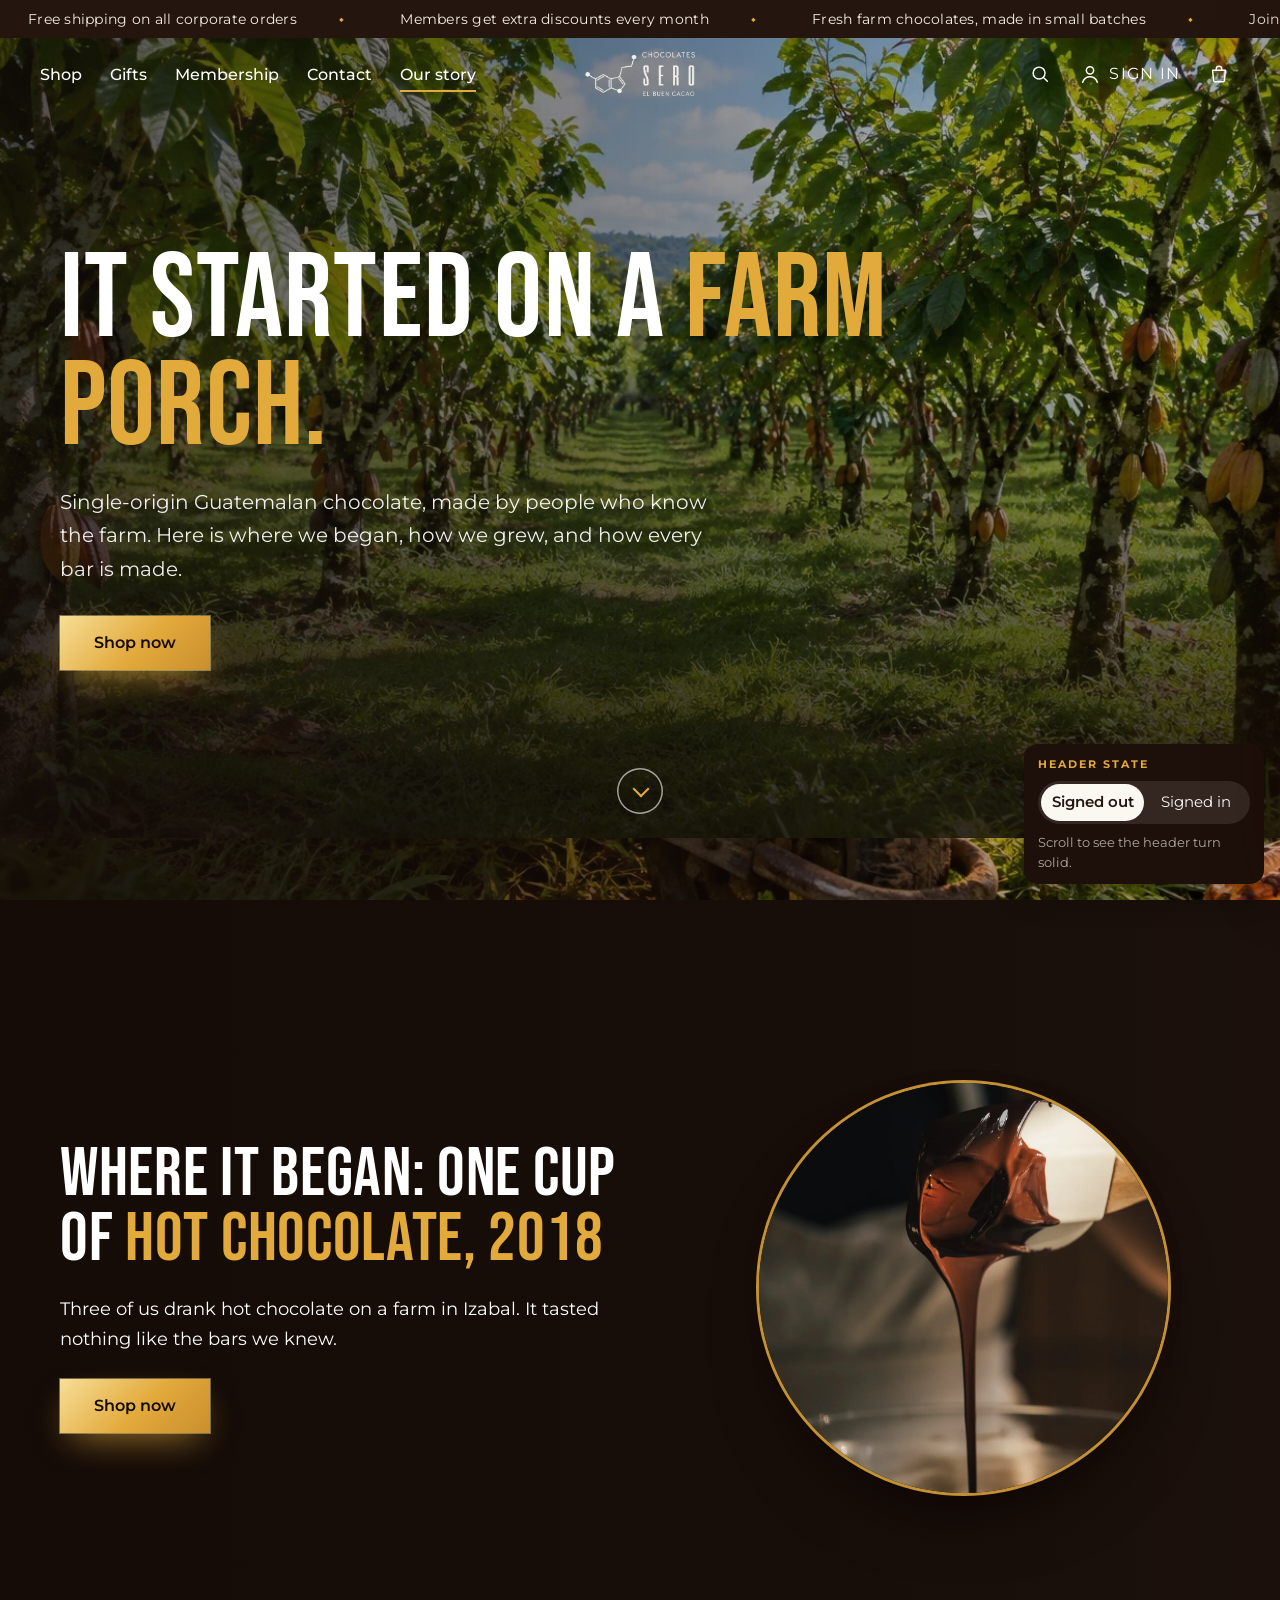
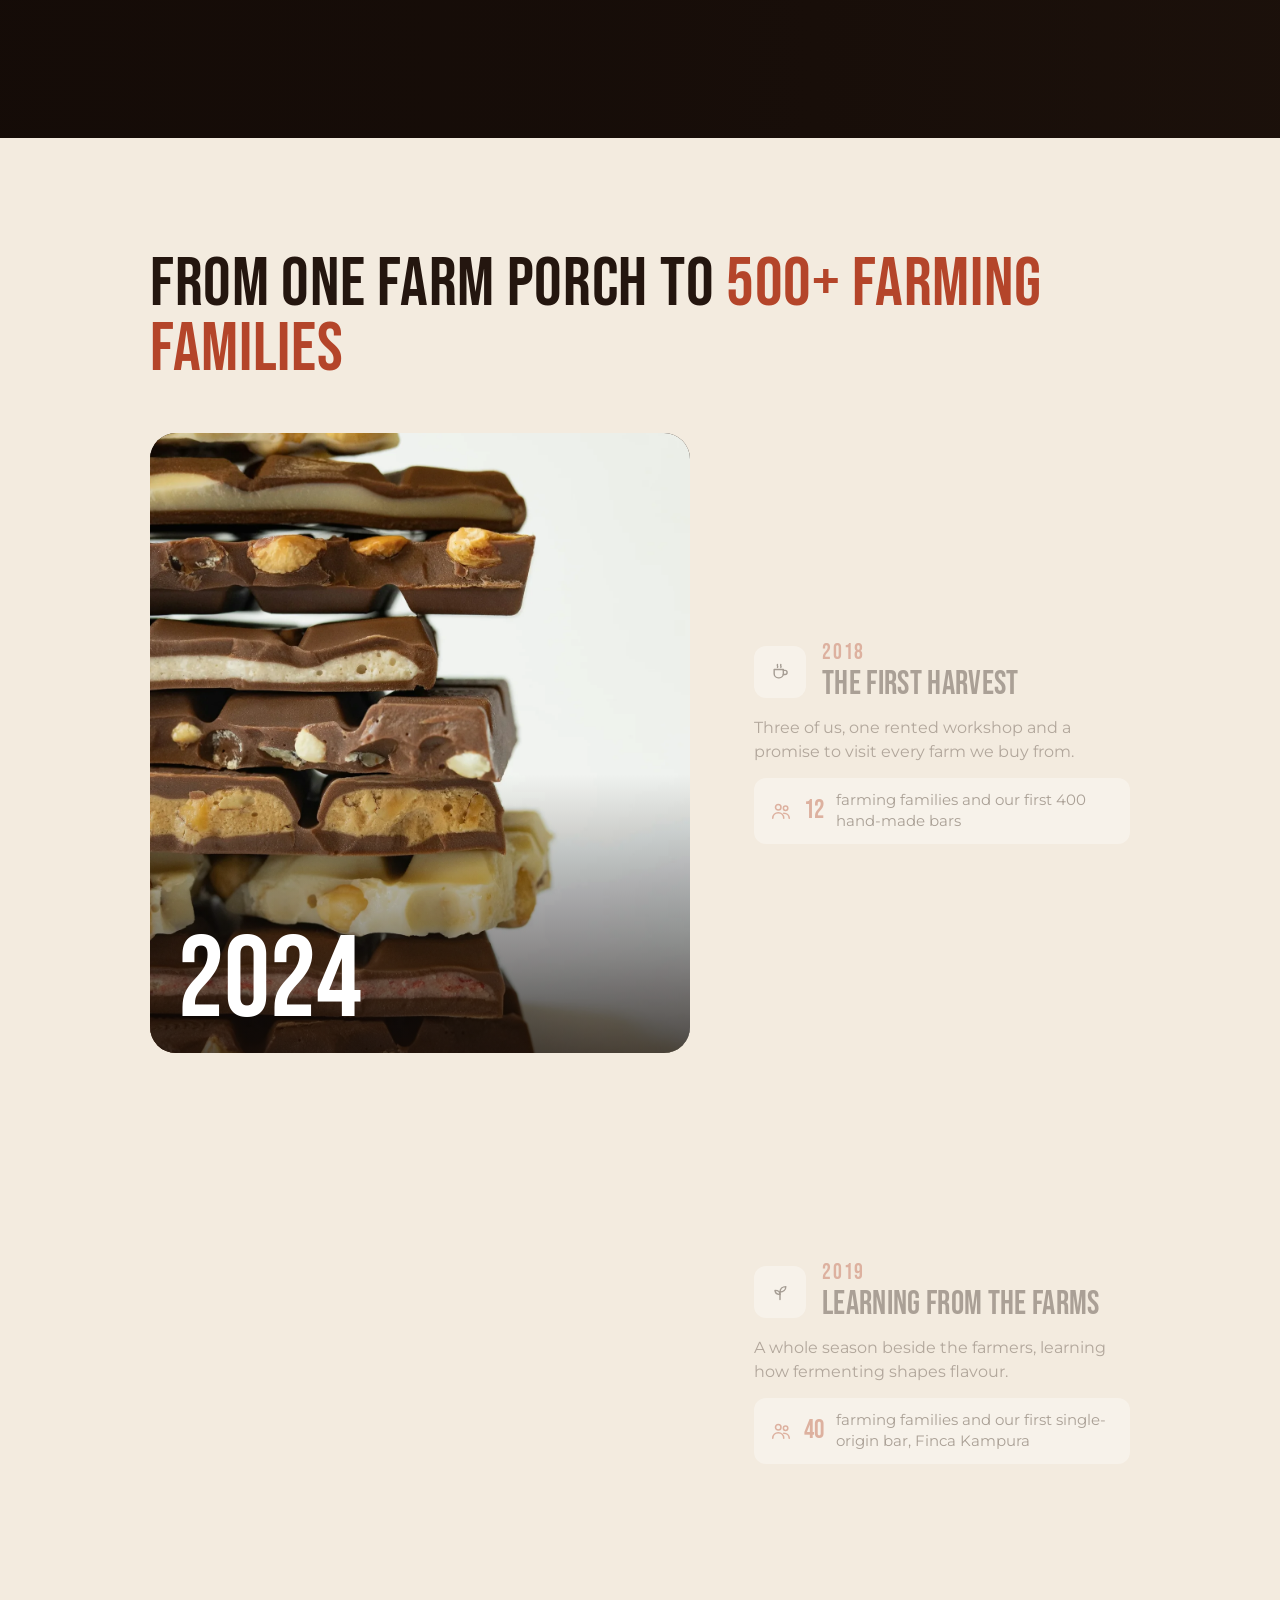
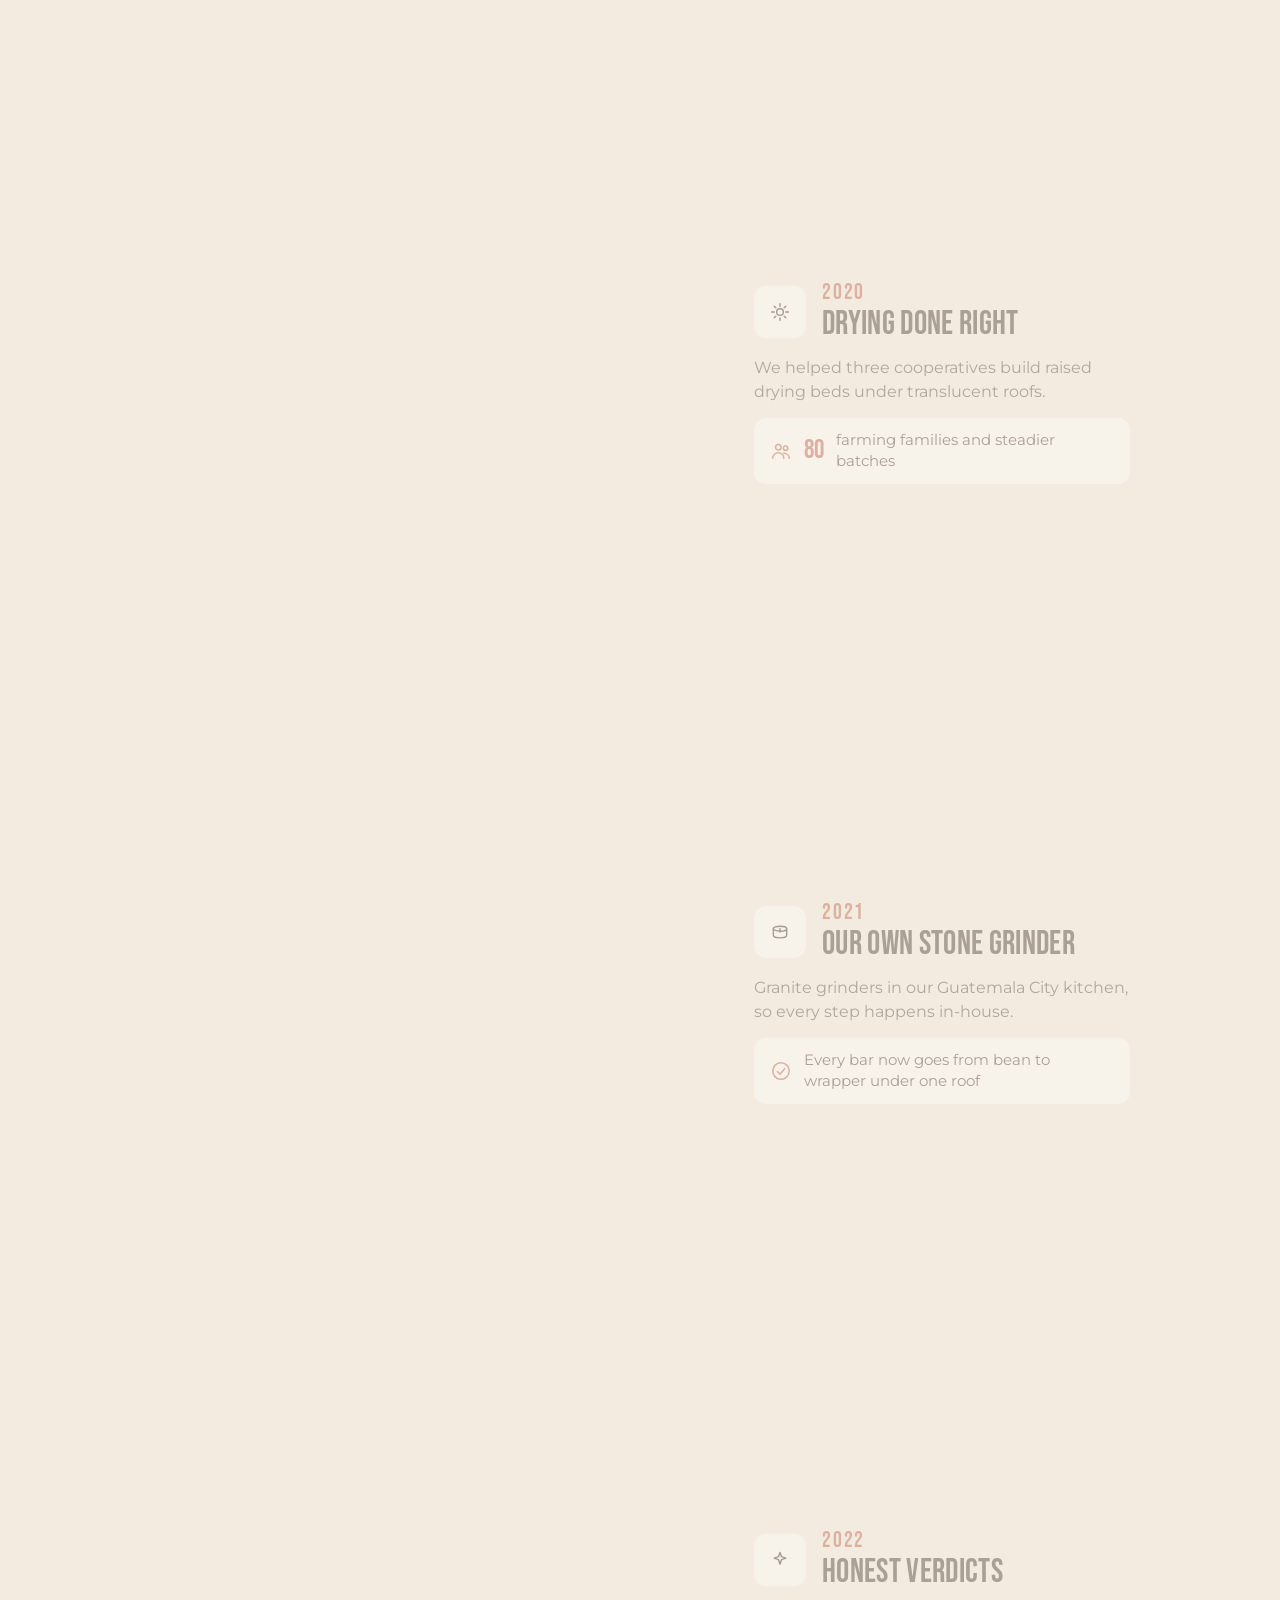
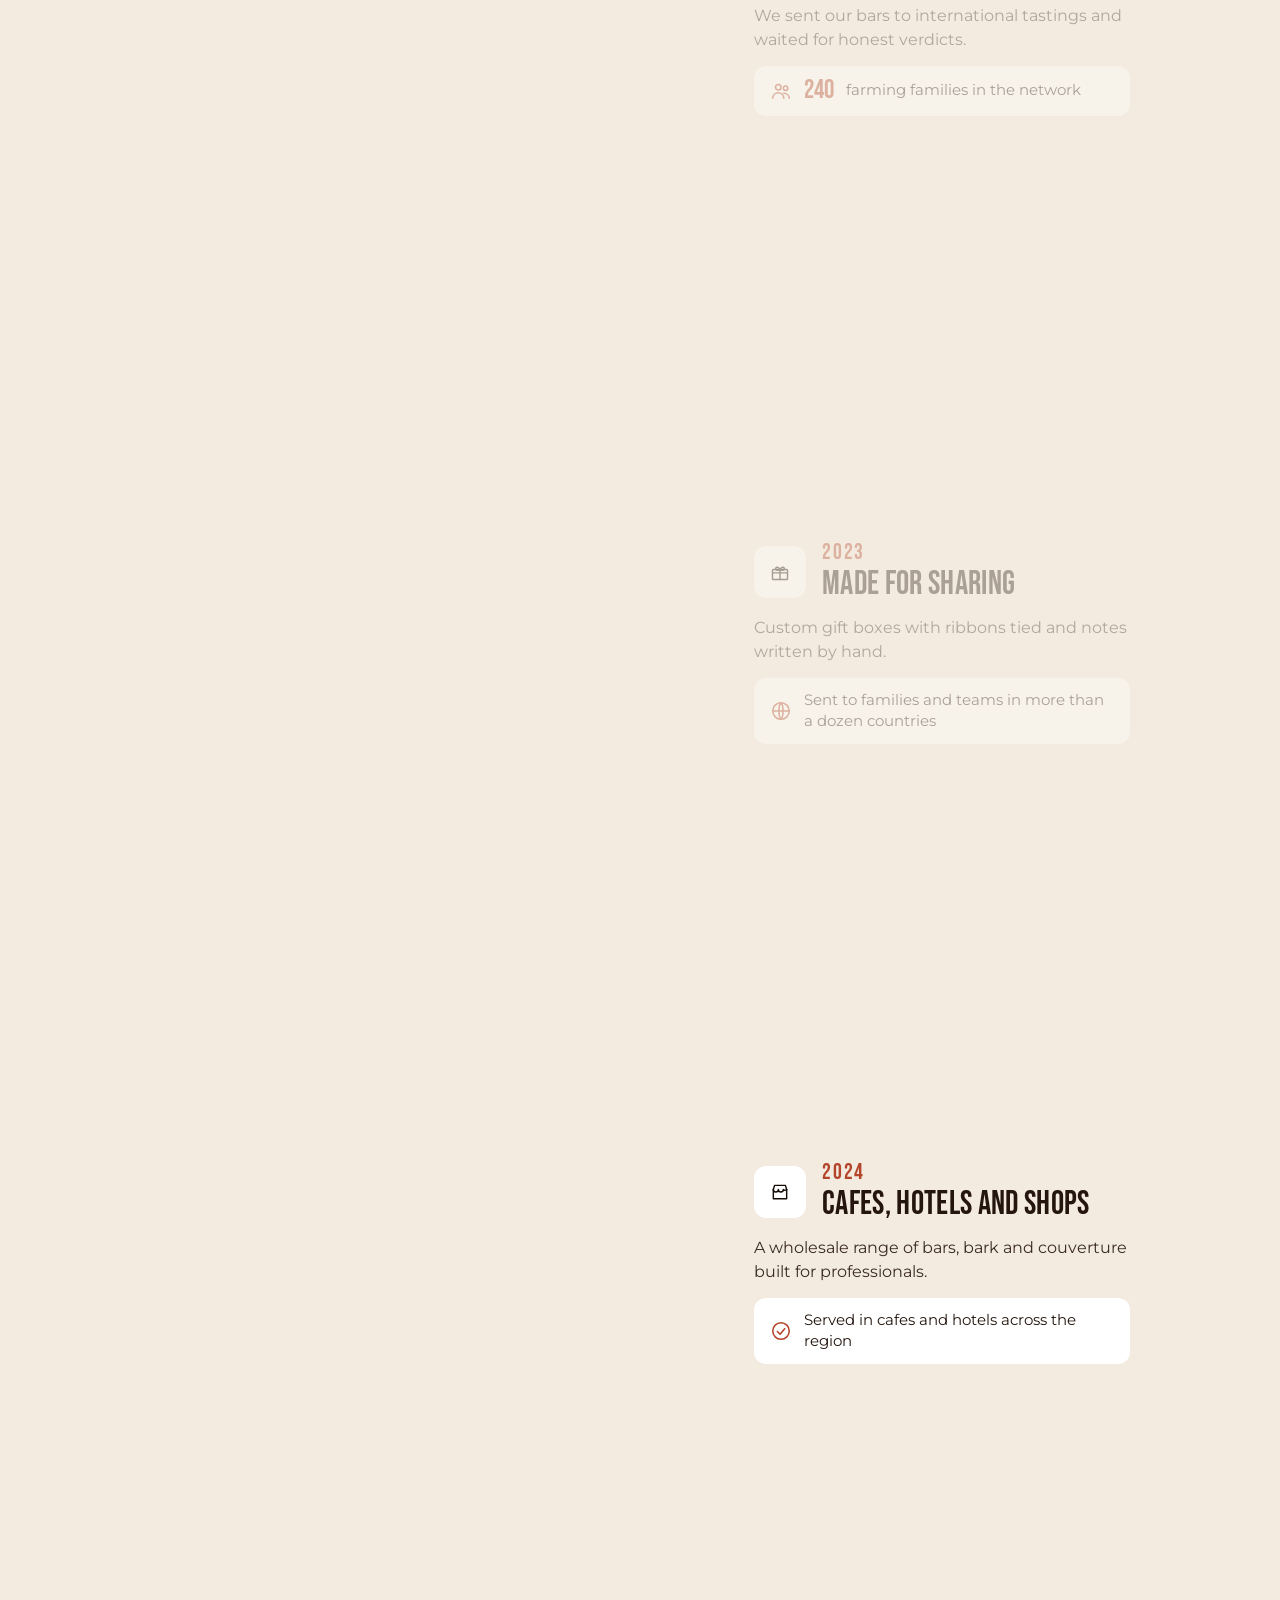
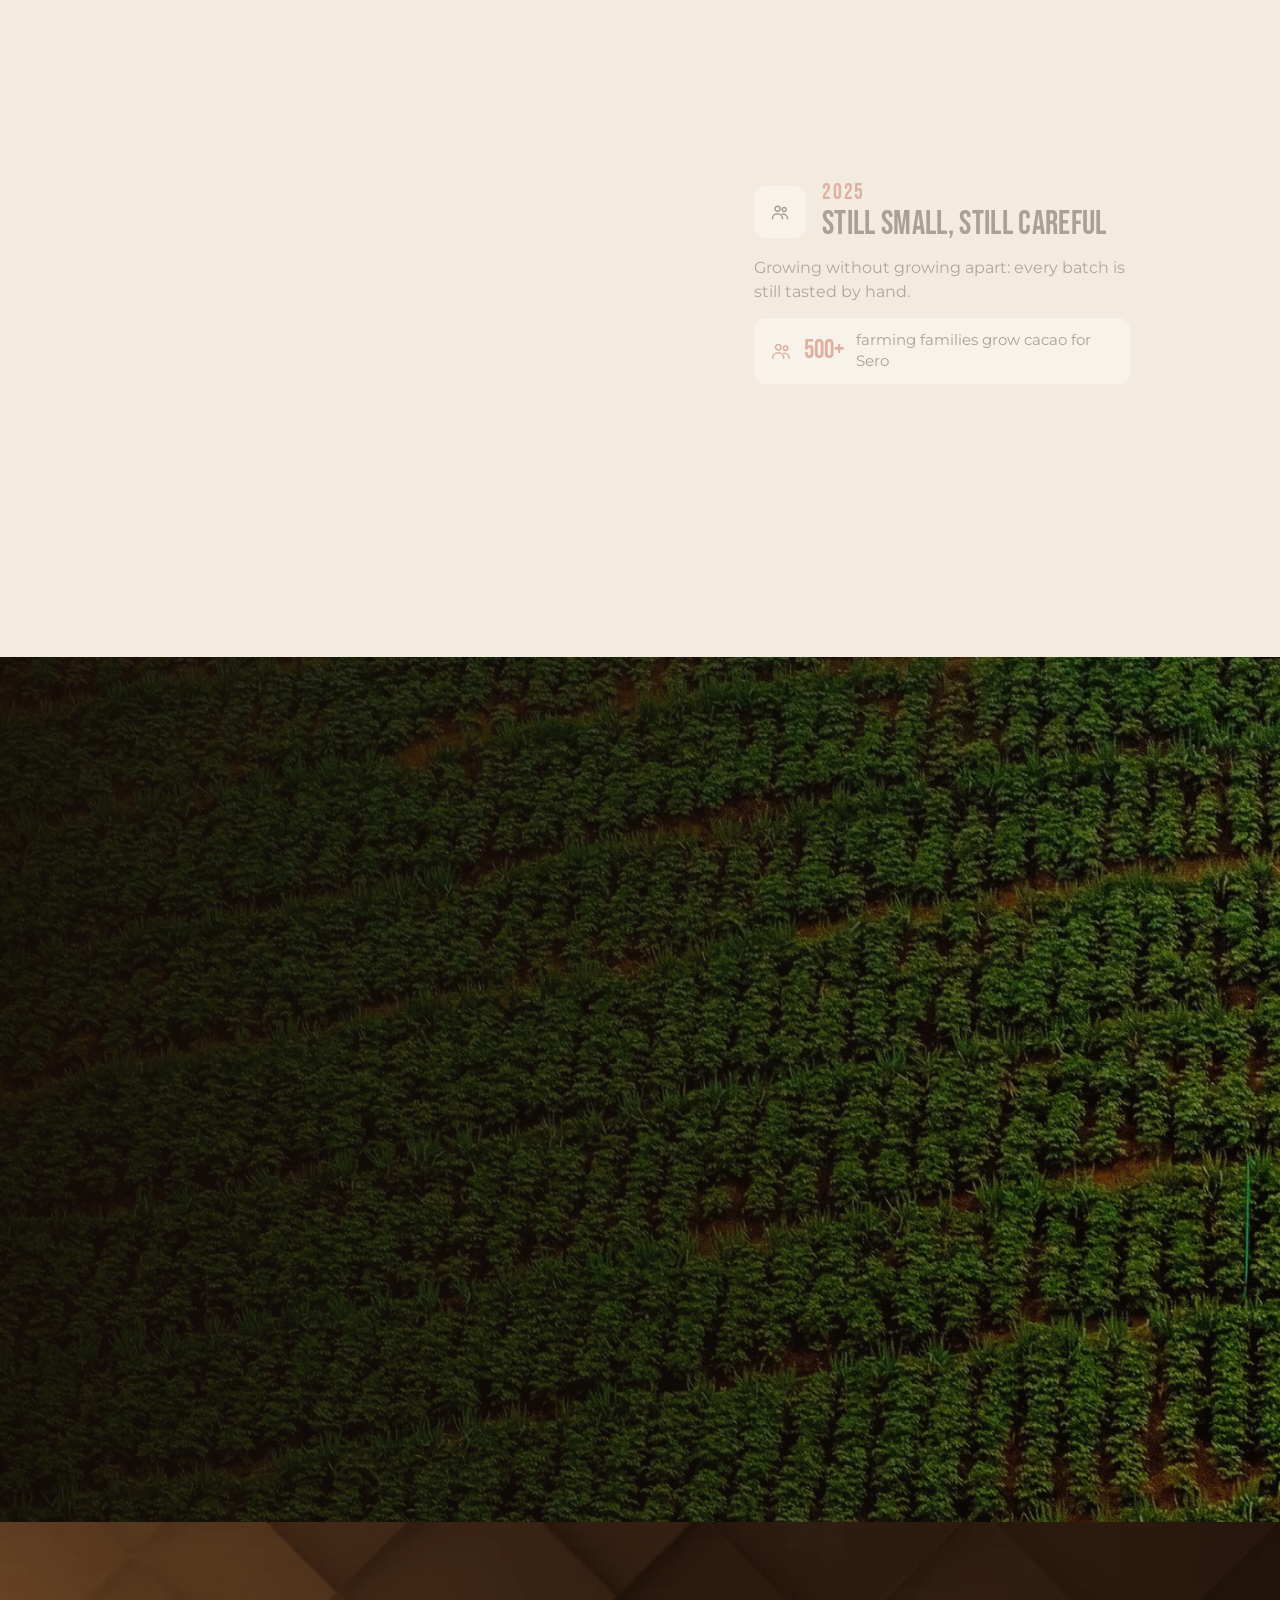
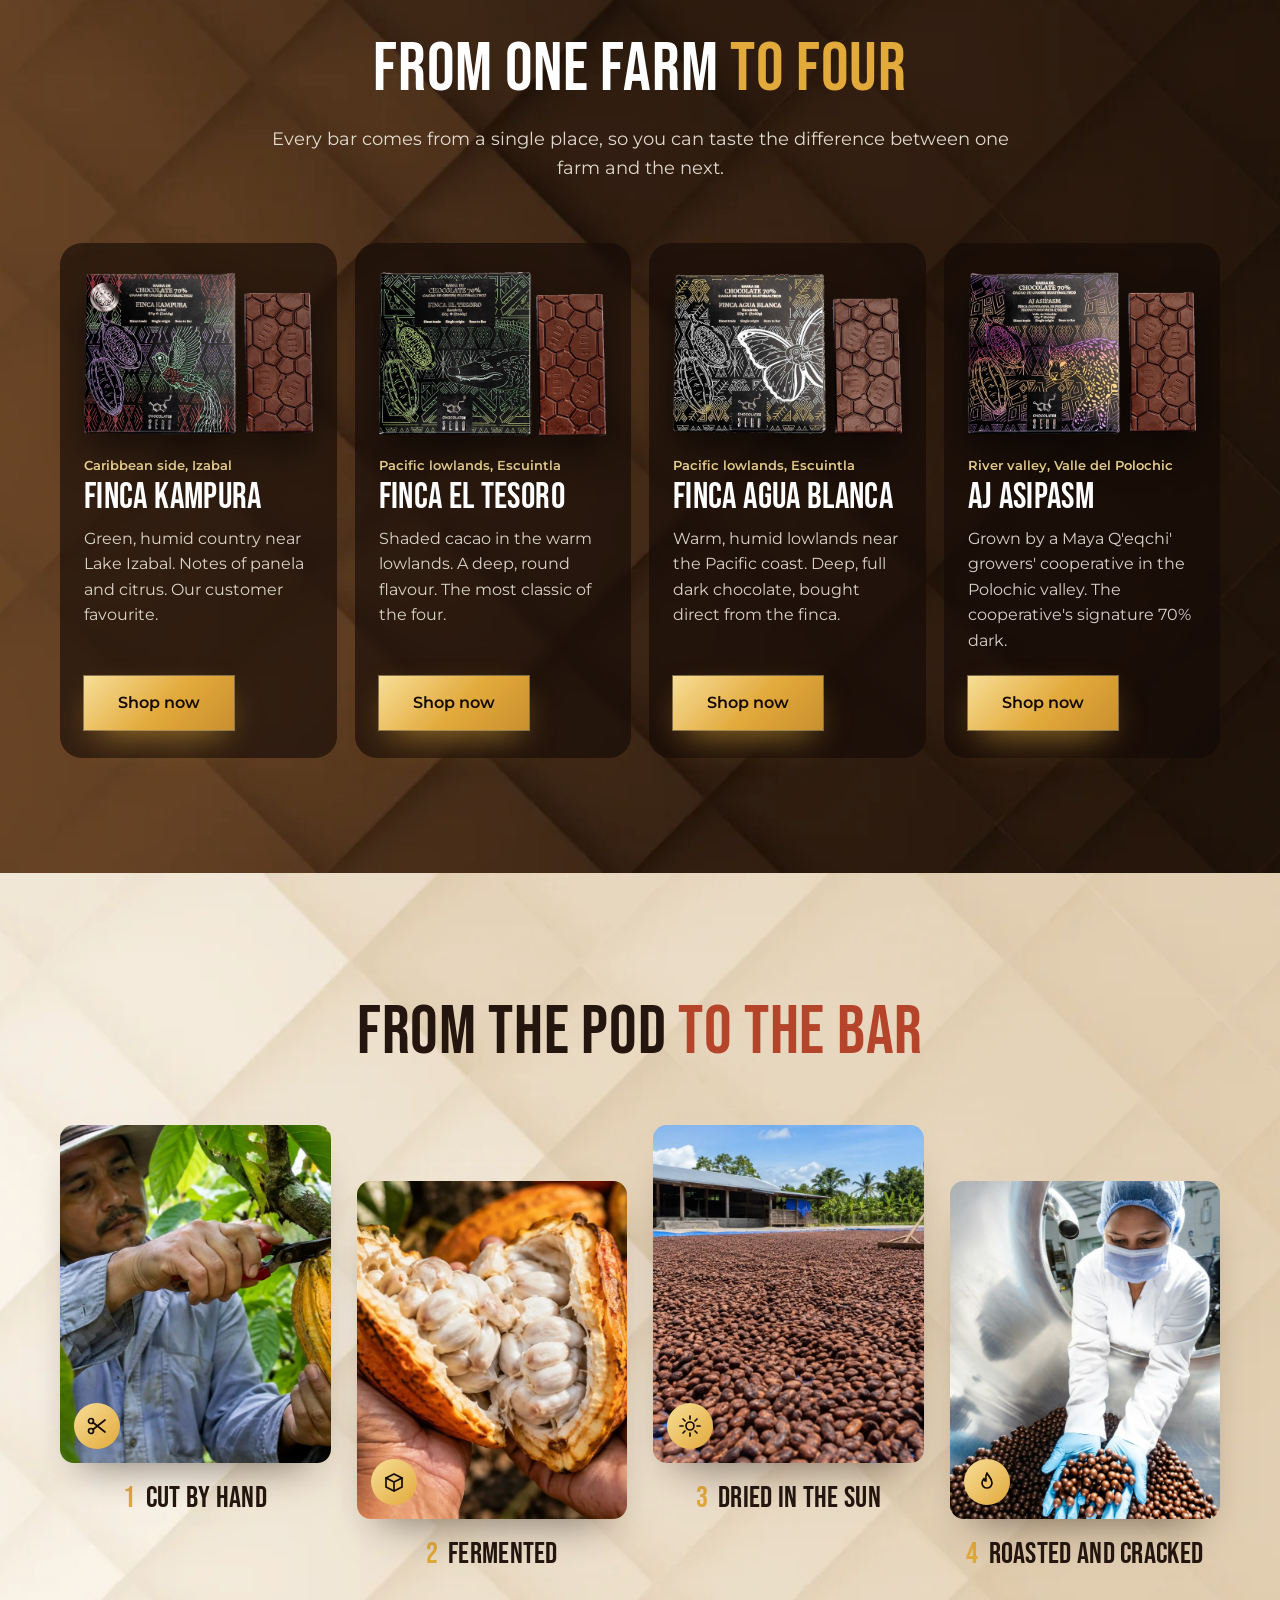
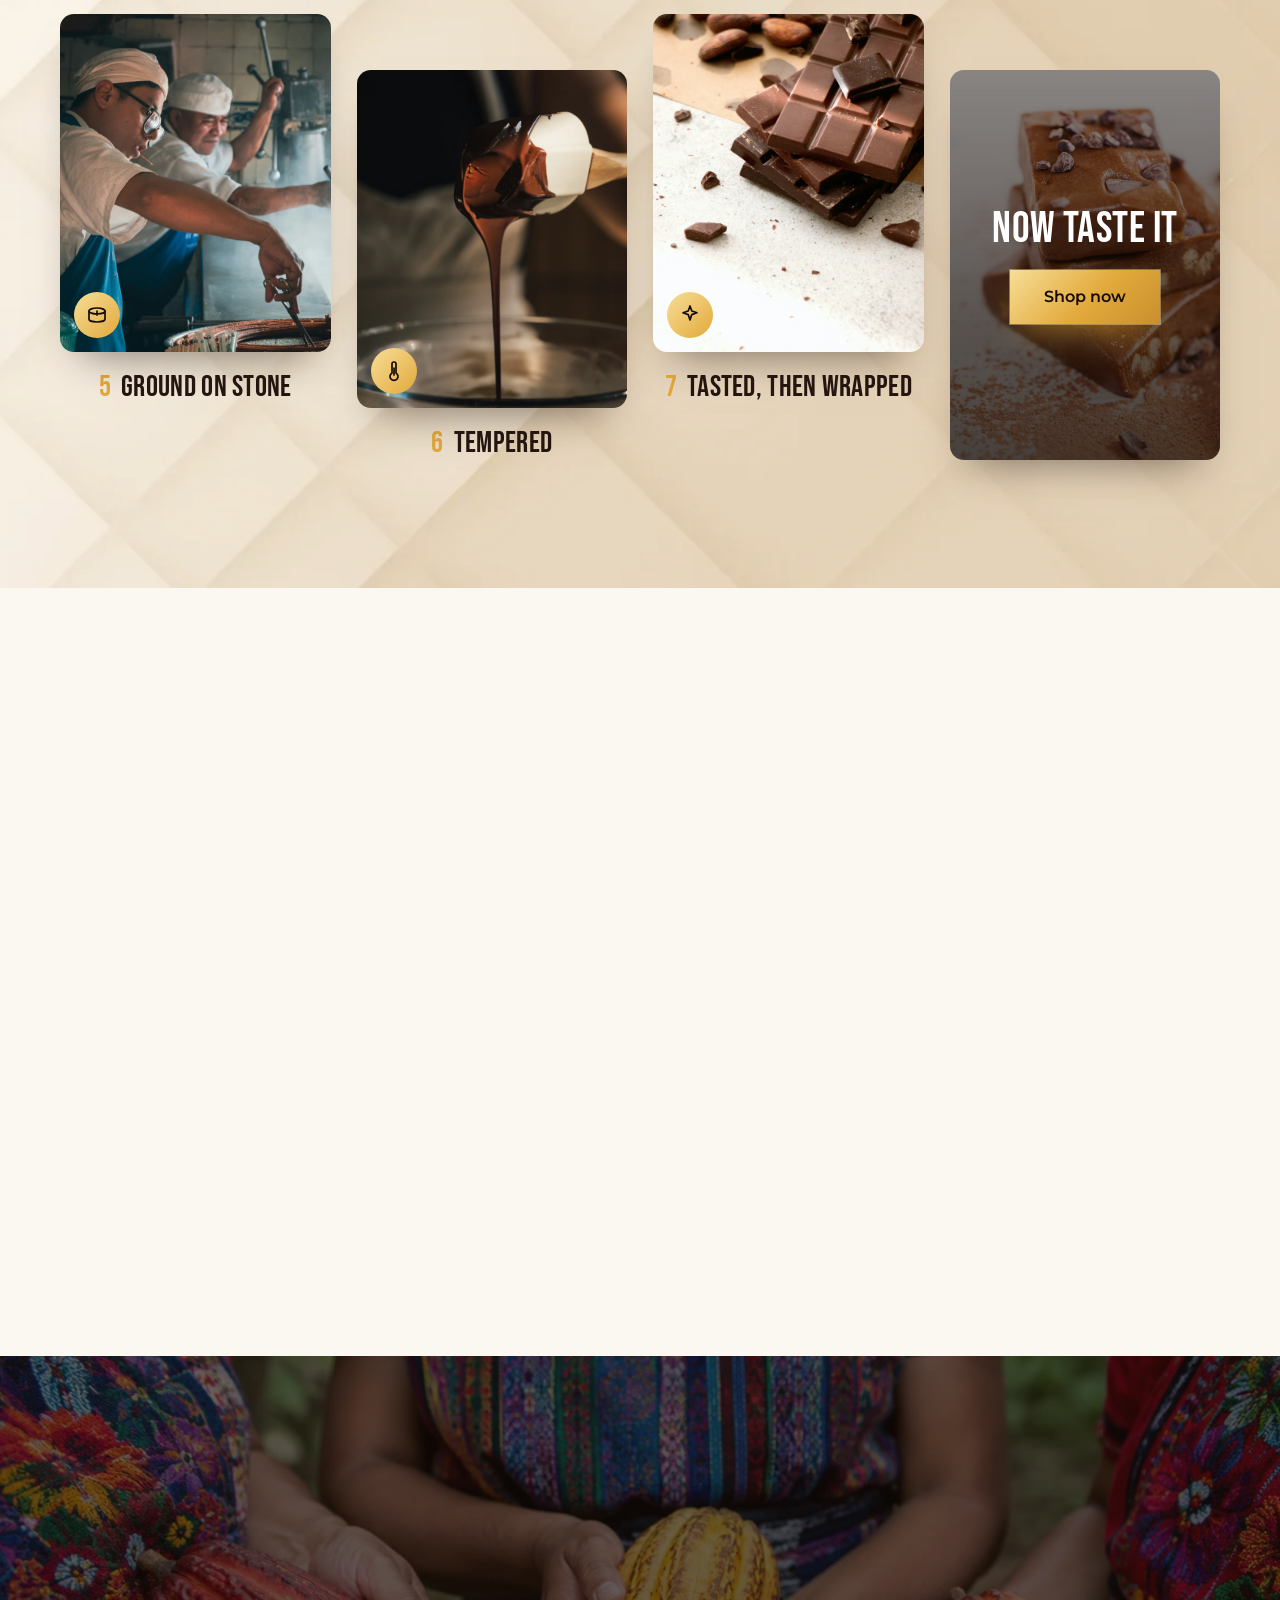
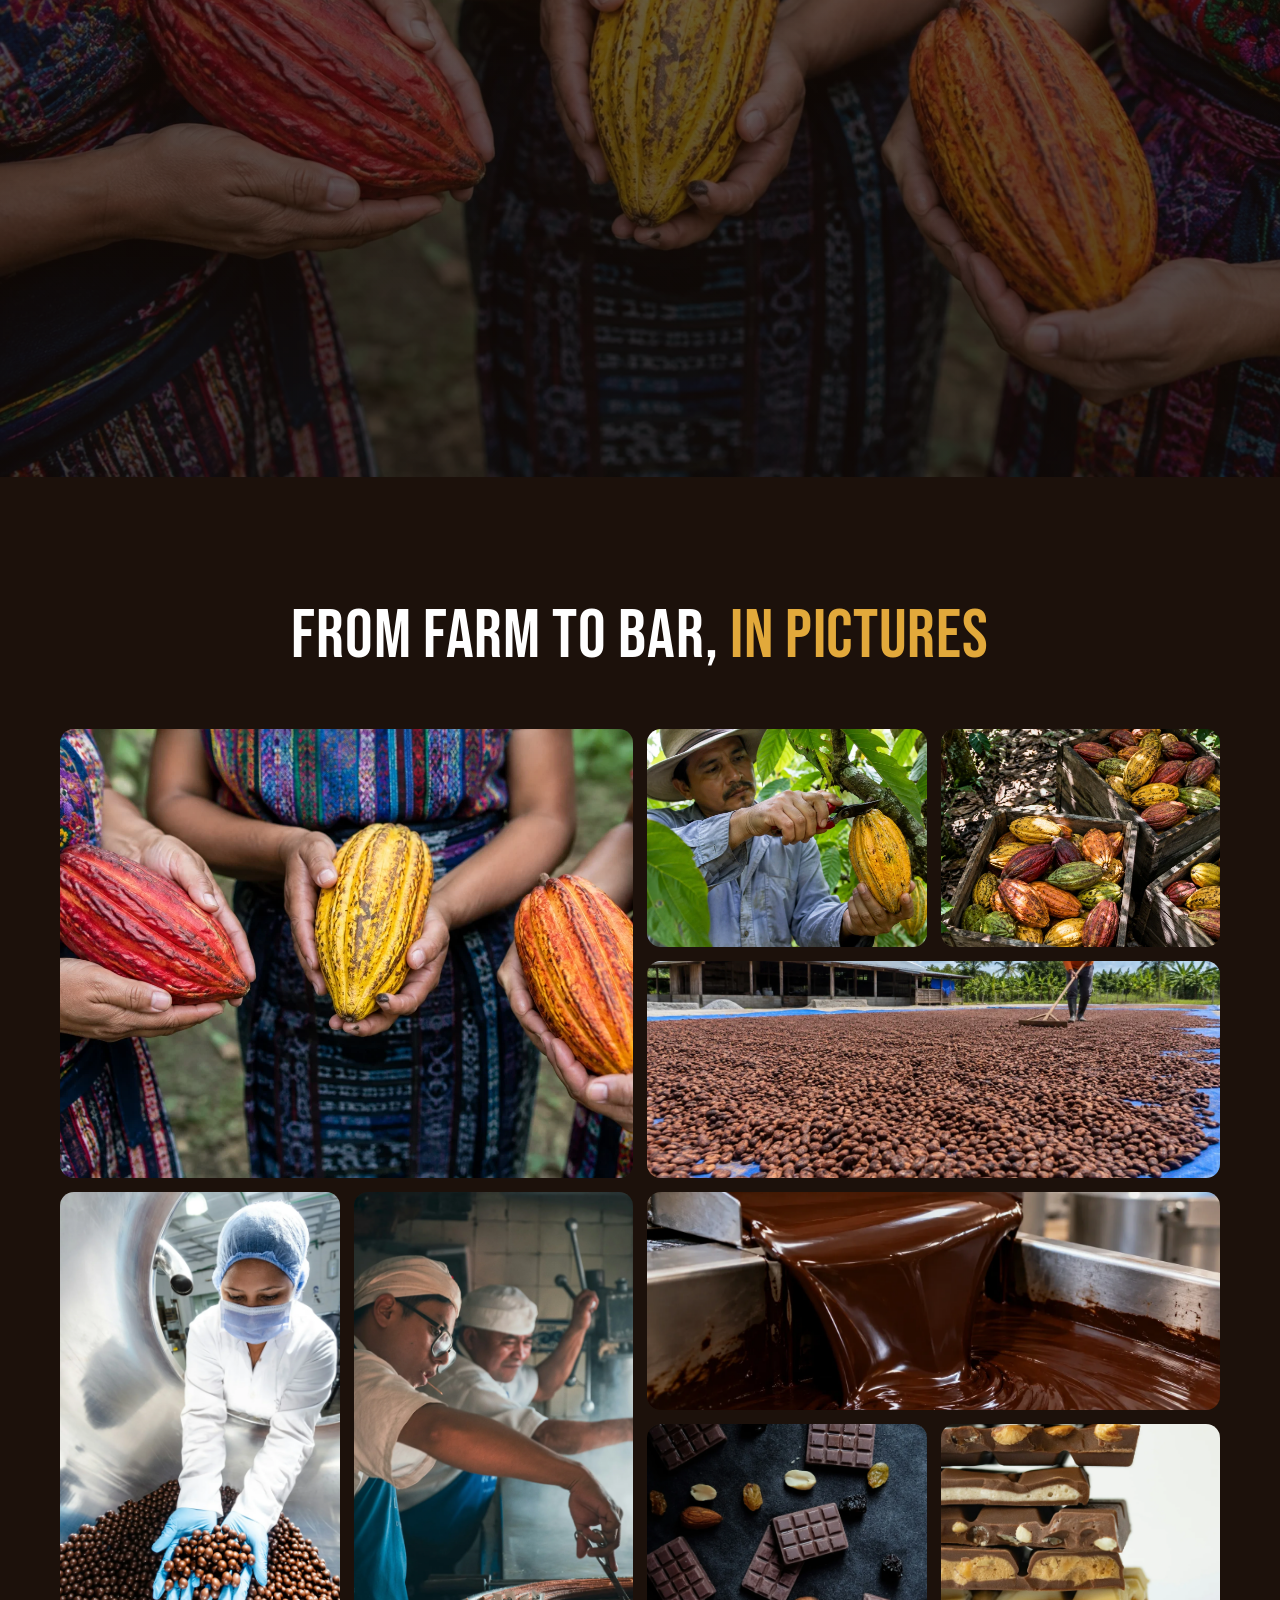
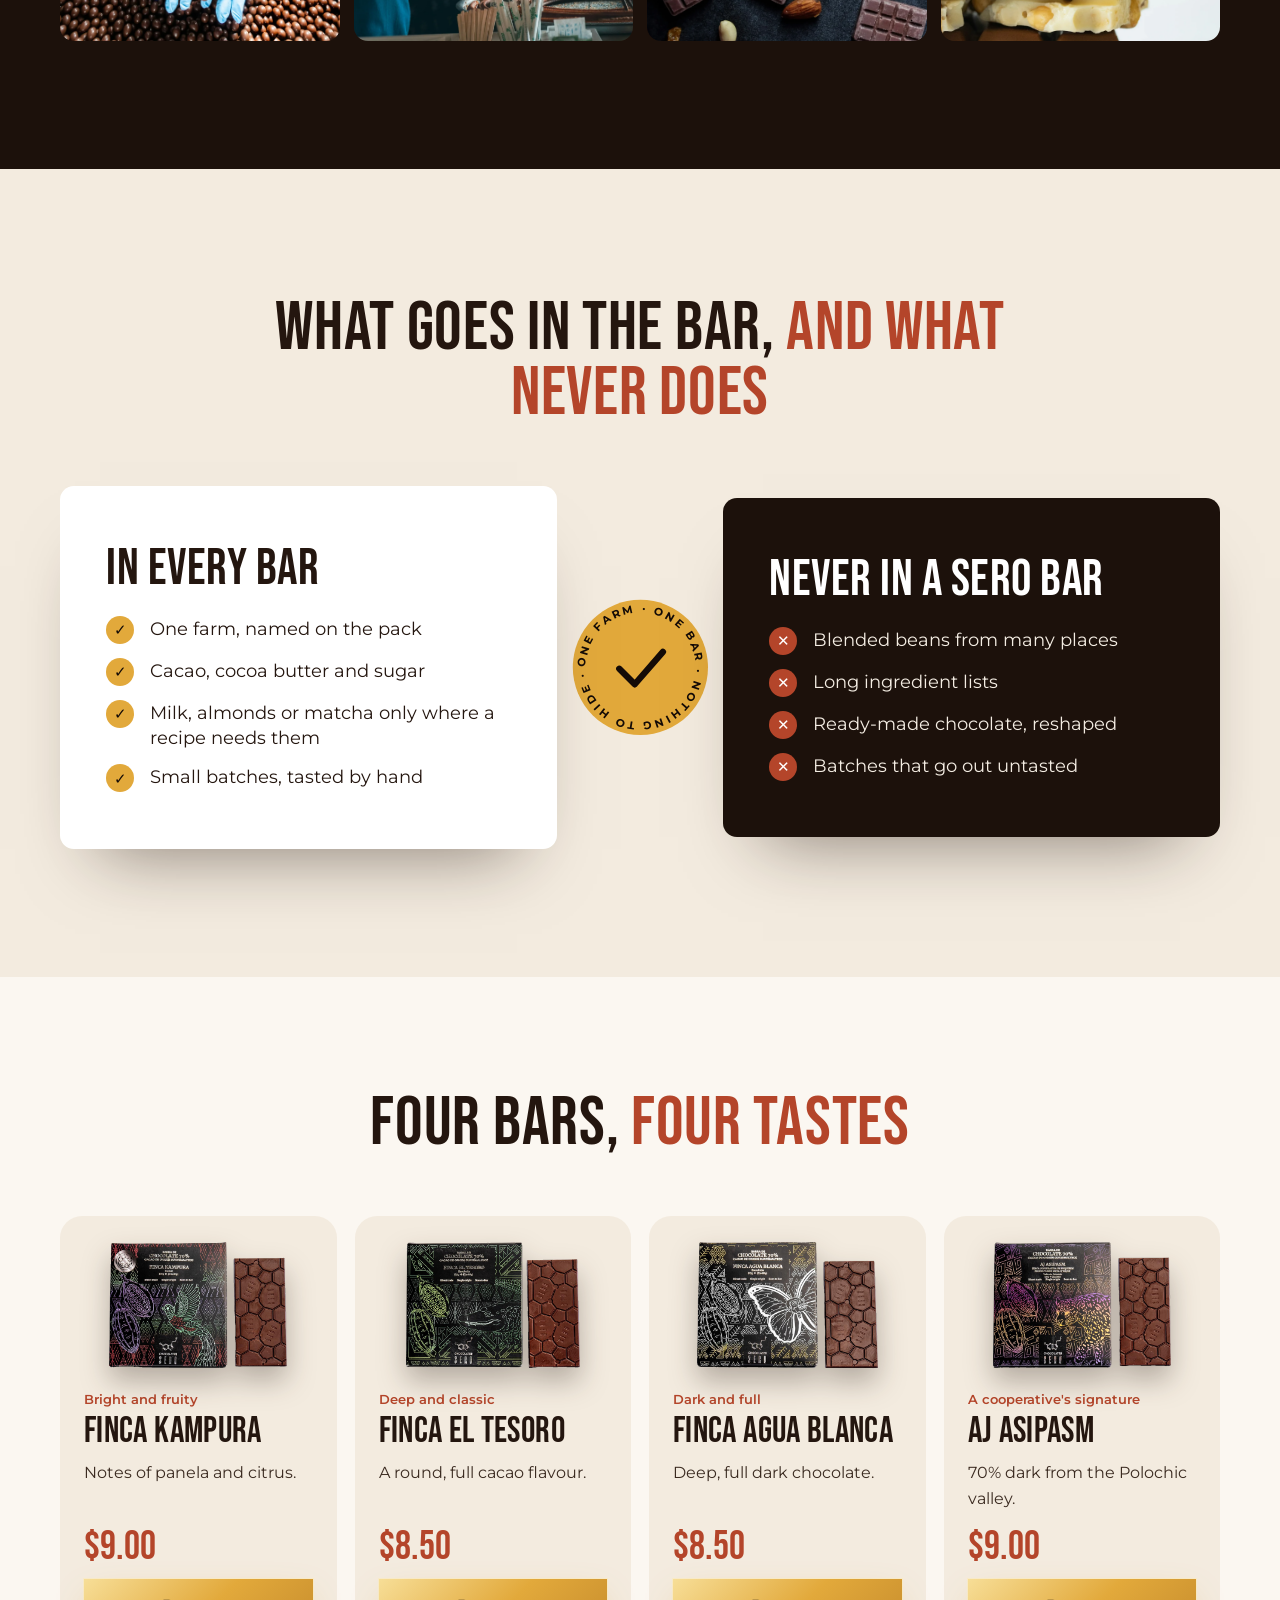
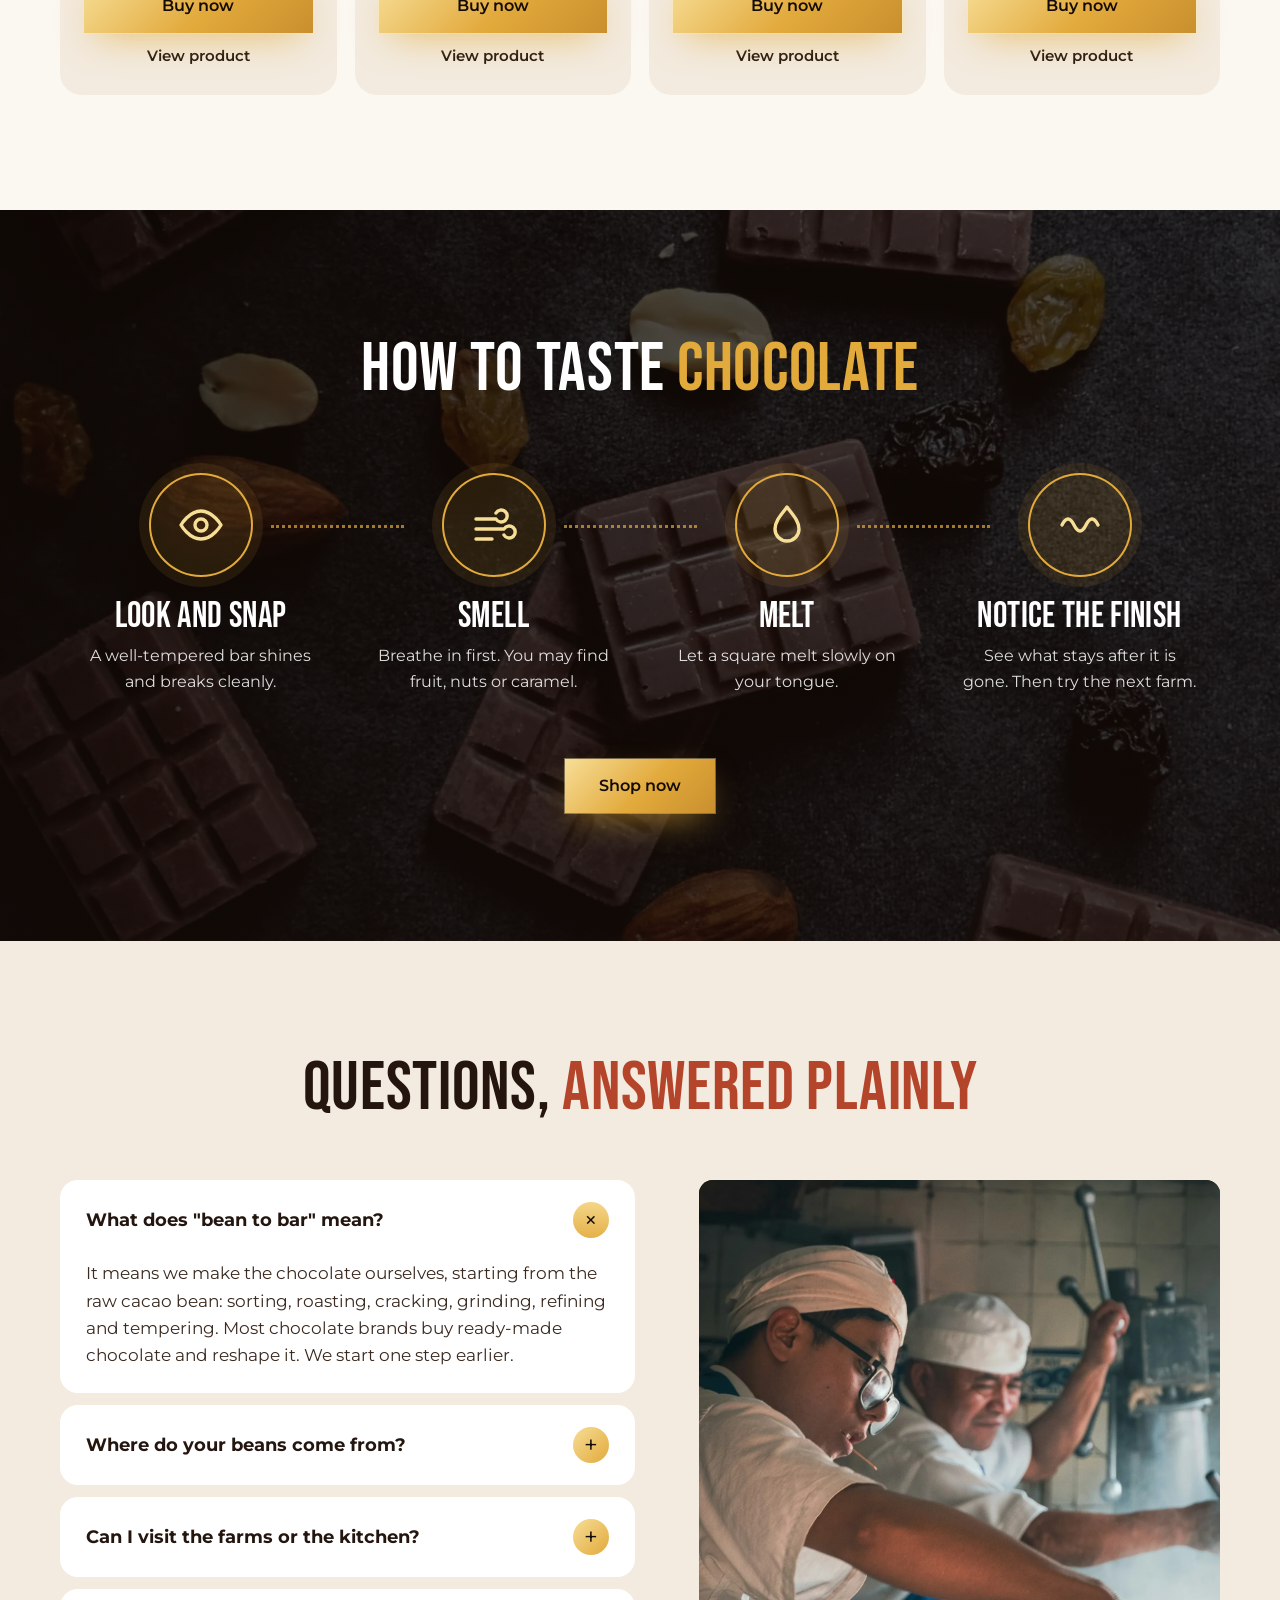
<file: about.html>
<!doctype html>

<!-- ======================================================================
     PAGE: GIFTS PAGE
     Custom gifts. Hero, personalised sleeve, note and seal, shipping
     box, occasions, gift boxes, sample notes, steps and call to
     action.
     ====================================================================== -->
<!--  How this file is organised (top to bottom):
        1. <head>   : meta tags, fonts, page styles (CSS)
        2. <body>   : header, mobile menu, main content, footer
        3. scripts  : page behaviour, then the shared files in assets/
      Shared files: assets/sero.js (catalogue, cart), assets/stencil.css and
      assets/stencil.js (theme), assets/footer.css (footer), assets/pages.css
      (gifts and membership). -->

<html lang="en">
  <!-- ======================================================================
       AREA: HEAD
       Page title, meta tags, fonts and styles. Nothing here is visible
       on the page itself.
       ====================================================================== -->

  <head>
    <meta charset="utf-8" />
    <meta name="viewport" content="width=device-width, initial-scale=1" />
    <title>Our story – Sero Chocolates</title>
    <meta
      name="description"
      content="How Sero started on a farm porch in 2018, how we grew to four named farms and 500+ farming families, and how every bar is made, from the pod to the bar."
    />
    <link rel="preconnect" href="https://fonts.googleapis.com" />
    <link
      href="https://fonts.googleapis.com/css2?family=Dancing+Script:wght@600;700&family=Caveat:wght@600;700&family=DM+Serif+Display&family=Fraunces:ital,wght@0,600;1,600&family=Lora:wght@500;600&family=Pacifico&family=Playfair+Display:ital,wght@0,600;1,600&family=Bebas+Neue&family=Montserrat:wght@400;500;600;700;800&display=swap"
      rel="stylesheet"
    />
    <!-- ======================================================================
         CSS: STYLES
         CSS for this page. Colours, fonts and spacing are set as variables
         near the top of the first block.
         ====================================================================== -->
    <style>
      :root {
        /* working palette – to be finalised in the colour discussion */
        --cocoa: #2a160d; /* deepest chocolate (footer, text on light) */
        --primary: #4f1b01; /* PRIMARY colour – header, footer (RGB 79 27 1) */
        --choc: #4f1b01;
        --milk: #8a5a3b; /* milk chocolate */
        --secondary: #f4f0eb; /* SECONDARY colour – text on primary, light surfaces */
        --cream: #f4f0eb;
        --sand: #e9d6b8; /* light sand */
        --burgundy: #6e1f33; /* accent / member */
        --amber: #d98e2c; /* highlight */
        --ink: #241410;
        --line: rgba(42, 22, 13, 0.16);

        --bar-h: 38px;
        --hdr-h: 64px; /* enlarged header (70% of first draft) */
        --hdr-h-small: 55px; /* compact header after scroll */
        --logo-h: 49px;
        --logo-h-small: 42px;
      }
      * {
        box-sizing: border-box;
        margin: 0;
        padding: 0;
      }
      html {
        scroll-behavior: smooth;
      }
      body {
        font-family: "Montserrat", system-ui, sans-serif;
        color: var(--ink);
        background: #fbf6ee;
        line-height: 1.5;
      }
      a {
        color: inherit;
        text-decoration: none;
      }
      button {
        font: inherit;
        color: inherit;
        background: none;
        border: 0;
        cursor: pointer;
      }
      ul {
        list-style: none;
      }
      :focus-visible {
        outline: 2px solid var(--amber);
        outline-offset: 3px;
      }

      /* ============ ANNOUNCEMENT BAR ============ */
      .announce {
        height: var(--bar-h);
        background: var(--burgundy);
        color: #f6e7d2;
        overflow: hidden;
        display: flex;
        align-items: center;
        font-size: 14.5px;
        letter-spacing: 0.08em;
        text-transform: uppercase;
        position: relative;
      }
      .announce:hover .ticker {
        animation-play-state: paused;
      }
      .ticker {
        display: flex;
        flex: none;
        white-space: nowrap;
        animation: marquee 32s linear infinite;
      }
      .ticker span {
        display: inline-flex;
        align-items: center;
        gap: 14px;
        padding: 0 28px;
      }
      .ticker span::after {
        content: "◆";
        color: var(--amber);
        font-size: 8px;
        margin-left: 28px;
      }
      @keyframes marquee {
        to {
          transform: translateX(-50%);
        }
      }

      /* ============ HEADER ============ */
      .header {
        position: fixed;
        top: var(--bar-h);
        left: 0;
        right: 0;
        z-index: 50;
        height: var(--hdr-h);
        background: transparent;
        color: var(--secondary);
        display: grid;
        grid-template-columns: 1fr auto 1fr;
        align-items: center;
        padding: 0 40px;
        transition:
          height 0.45s cubic-bezier(0.2, 0.7, 0.2, 1),
          background-color 0.45s,
          color 0.45s,
          box-shadow 0.45s;
      }
      .header nav ul {
        display: flex;
        align-items: center;
        gap: 28px;
      }
      .header .left {
        display: flex;
        align-items: center;
        height: 100%;
      }
      .header nav {
        display: flex;
        align-items: center;
      }
      .header nav a {
        white-space: nowrap;
        line-height: 1;
        font-size: 14.5px;
        font-weight: 500;
        letter-spacing: 0.14em;
        text-transform: uppercase;
        position: relative;
        padding: 8px 0;
      }
      .header nav a::after {
        content: "";
        position: absolute;
        left: 0;
        bottom: 0;
        height: 2px;
        width: 0;
        background: var(--amber);
        transition: width 0.3s;
      }
      .header nav a:hover::after,
      .header nav a[aria-current="page"]::after {
        width: 100%;
      }
      .logo {
        display: flex;
        align-items: center;
        line-height: 0;
      }
      .logo img {
        height: var(--logo-h);
        width: auto;
        transition: height 0.45s cubic-bezier(0.2, 0.7, 0.2, 1);
        filter: invert(1);
        mix-blend-mode: screen;
      } /* black-on-white PNG → white-on-chocolate */
      .actions {
        display: flex;
        justify-content: flex-end;
        align-items: center;
        gap: 8px;
      }
      .icon-btn {
        display: inline-flex;
        align-items: center;
        gap: 8px;
        min-height: 40px;
        min-width: 40px;
        justify-content: center;
        border-radius: 999px;
        padding: 0 10px;
        font-size: 15.5px;
        letter-spacing: 0.08em;
        text-transform: uppercase;
        transition: background 0.2s;
      }
      .icon-btn:hover {
        background: rgba(255, 255, 255, 0.12);
      }
      .icon-btn svg {
        width: 22px;
        height: 22px;
        stroke: currentColor;
        fill: none;
        stroke-width: 1.6;
        stroke-linecap: round;
        stroke-linejoin: round;
      }
      .badge {
        position: absolute;
        top: 2px;
        right: 0;
        min-width: 17px;
        height: 17px;
        border-radius: 9px;
        background: var(--amber);
        color: var(--cocoa);
        font-size: 11px;
        font-weight: 600;
        display: grid;
        place-items: center;
      }
      .cart {
        position: relative;
      }

      .search {
        display: flex;
        align-items: center;
      }
      .search input {
        width: 0;
        opacity: 0;
        border: 0;
        border-bottom: 1px solid currentColor;
        background: transparent;
        color: inherit;
        font: inherit;
        font-size: 15.5px;
        padding: 6px 0;
        transition:
          width 0.35s,
          opacity 0.35s;
      }
      .search.open input {
        width: 170px;
        opacity: 1;
        margin-right: 4px;
      }
      .search input::placeholder {
        color: inherit;
        opacity: 0.6;
      }

      /* account – two states */
      .acct {
        position: relative;
      }
      .acct .in {
        display: none;
      }
      body.signed-in .acct .out {
        display: none;
      }
      body.signed-in .acct .in {
        display: inline-flex;
      }
      .avatar {
        width: 30px;
        height: 30px;
        border-radius: 50%;
        background: var(--amber);
        color: var(--cocoa);
        display: grid;
        place-items: center;
        font-weight: 600;
        font-size: 14.5px;
      }
      .member-tag {
        font-size: 10px;
        letter-spacing: 0.14em;
        padding: 2px 7px;
        border-radius: 99px;
        background: var(--burgundy);
        color: #f6e7d2;
      }
      .menu-pop {
        position: absolute;
        right: 0;
        top: calc(100% + 6px);
        min-width: 220px;
        background: var(--cream);
        color: var(--ink);
        border-radius: 10px;
        box-shadow: 0 14px 40px rgba(42, 22, 13, 0.28);
        padding: 8px;
        display: none;
      }
      .acct.open .menu-pop {
        display: block;
      }
      .menu-pop .who {
        padding: 10px 12px 8px;
        border-bottom: 1px solid var(--line);
        margin-bottom: 6px;
      }
      .menu-pop .who b {
        display: block;
        font-size: 16.5px;
      }
      .menu-pop .who small {
        color: var(--milk);
      }
      .menu-pop a {
        display: block;
        padding: 9px 12px;
        border-radius: 6px;
        font-size: 15.5px;
      }
      .menu-pop a:hover {
        background: var(--sand);
      }
      .menu-pop a.signout {
        color: var(--burgundy);
        border-top: 1px solid var(--line);
        margin-top: 6px;
        border-radius: 0 0 6px 6px;
      }

      .burger {
        display: none;
      }
      @media (max-width: 1180px) {
        .header {
          padding: 0 24px;
        }
        .header nav ul {
          gap: 18px;
        }
        .header nav a {
          font-size: 13px;
          letter-spacing: 0.1em;
        }
      }

      /* scrolled: half-height, light colours, shadow */
      body.scrolled .header {
        height: var(--hdr-h-small);
        background: var(--primary);
        box-shadow: 0 4px 18px rgba(0, 0, 0, 0.35);
      }
      body.scrolled .logo img {
        height: var(--logo-h-small);
      }

      @media (max-width: 980px) {
        .header {
          padding: 0 16px;
        }
        .header nav {
          display: none;
        }
        .burger {
          display: inline-flex;
        }
        .header .left {
          display: flex;
        }
        .logo img {
          height: 47px;
        }
        body.scrolled .logo img {
          height: 42px;
        }
        :root {
          --hdr-h: 68px;
        }
        .icon-btn .lbl {
          display: none;
        }
        .search.open input {
          width: 110px;
        }
        .drawer {
          display: none;
          position: fixed;
          inset: 0 auto 0 0;
          width: 78%;
          max-width: 320px;
          background: var(--choc);
          color: var(--cream);
          z-index: 60;
          padding: 90px 28px 28px;
        }
        .drawer.open {
          display: block;
        }
        .drawer a {
          display: block;
          padding: 14px 0;
          font-size: 20px;
          letter-spacing: 0.12em;
          text-transform: uppercase;
          border-bottom: 1px solid rgba(255, 255, 255, 0.14);
        }
      }
      .drawer {
        display: none;
      }

      /* ============ HERO ============ */
      .hero-home {
        --gutter: max(40px, calc((100vw - 1360px) / 2 + 40px));
        position: relative;
        min-height: calc(100svh - var(--bar-h));
        display: flex;
        align-items: stretch;
        overflow: hidden;
        background: #1b0c04;
        color: var(--secondary);
        isolation: isolate;
      }
      .hero-bg {
        position: absolute;
        inset: 0;
        z-index: -2;
        overflow: hidden;
        background: #1b0c04;
      }
      .bg-layer {
        position: absolute;
        inset: 0;
        background-position: center;
        background-size: cover;
        background-repeat: no-repeat;
      }
      .bg-panel {
        position: absolute;
        top: 0;
        height: 100%;
        background-position: center;
        background-size: cover;
        background-repeat: no-repeat;
      }
      .bg-group {
        position: absolute;
        inset: -24%;
        rotate: var(--tilt, 0deg);
        animation: groupDrift 24s ease-in-out infinite alternate;
        will-change: translate, scale;
      }
      @keyframes groupDrift {
        from {
          translate: -1.5% -1%;
          scale: 1;
        }
        to {
          translate: 1.5% 1%;
          scale: 1.05;
        }
      }
      @media (max-width: 980px) {
        .bg-group {
          inset: -45%;
        }
      }
      .bg-slider .slide {
        position: absolute;
        inset: 0;
        opacity: 0;
        transition: opacity 1.2s ease;
      }
      .bg-slider .slide.on {
        opacity: 1;
      }
      .bg-slider .slide.on .bg-layer,
      .bg-slider .slide.on .bg-photo {
        animation: kenburns 9s ease-out forwards;
      }
      @keyframes kenburns {
        from {
          transform: scale(1);
        }
        to {
          transform: scale(1.07);
        }
      }
      .hero-dots {
        position: absolute;
        left: 50%;
        bottom: 26px;
        transform: translateX(-50%);
        display: none;
        gap: 14px;
        z-index: 3;
      }
      .hero-dots.show {
        display: flex;
      }
      .hero-dots button {
        width: 16px;
        height: 16px;
        border-radius: 50%;
        border: 1.5px solid var(--amber);
        background: transparent;
        cursor: pointer;
        padding: 0;
        transition:
          background 0.3s,
          box-shadow 0.3s,
          transform 0.3s;
      }
      .hero-dots button:hover {
        transform: scale(1.15);
      }
      .hero-dots button.on {
        background: var(--secondary);
        box-shadow:
          0 0 0 3px rgba(110, 31, 51, 0.55),
          0 0 14px 4px rgba(110, 31, 51, 0.95);
      }
      .hero-shade {
        position: absolute;
        inset: 0;
        z-index: -1;
        pointer-events: none;
        /* chocolate radial gradient: lighter in the centre, darker towards the edges */
        background: radial-gradient(
          ellipse at center,
          rgba(79, 27, 1, 0.28) 0%,
          rgba(52, 18, 2, 0.55) 55%,
          rgba(24, 8, 0, 0.86) 100%
        );
      }
      .hero-inner {
        width: 100%;
        max-width: 1360px;
        margin: 0 auto;
        position: relative;
        padding: calc(var(--hdr-h) + 16px) 40px 64px;
        display: grid;
        grid-template-columns: 1.05fr 0.95fr;
        gap: 24px 40px;
        align-items: center;
      }
      .hero-copy {
        position: relative;
        z-index: 2;
      }
      .hero-cocoa {
        position: absolute;
        inset: 0;
        z-index: -1;
        pointer-events: none;
      }
      .hero-bars {
        position: absolute;
        inset: 0 0 0 40%;
        z-index: 1;
        pointer-events: none;
      }
      .hero-edge {
        position: absolute;
        inset: 0;
        z-index: 1;
        pointer-events: none;
      }
      .hero-fruit {
        position: relative;
        width: 100%;
        aspect-ratio: 1/1;
        max-width: 640px;
        justify-self: end;
        pointer-events: none;
      }
      .hero-bars {
        display: none;
      }
      .hero-home[data-bg^="blend"] .hero-bars {
        display: block;
      }
      .hero-inner {
        z-index: 2;
      }
      .hero-copy h1 {
        font-family: "Bebas Neue", "Impact", sans-serif;
        font-weight: 600;
        font-size: clamp(71.68px, 13.31vw, 192px);
        line-height: 0.92;
        letter-spacing: -0.01em;
        color: var(--secondary);
        text-wrap: balance;
        text-transform: uppercase;
      }
      .hero-copy .support {
        font-family: "Bebas Neue", "Impact", sans-serif;
        font-weight: 500;
        font-size: clamp(40.96px, 5.38vw, 76.8px);
        line-height: 1.05;
        color: var(--sand);
        margin-top: 22px;
        text-transform: uppercase;
      }
      .hero-actions {
        display: flex;
        flex-wrap: wrap;
        gap: 16px;
        margin-top: 40px;
        align-items: stretch;
      }
      .hbtn {
        display: inline-flex;
        align-items: center;
        justify-content: center;
        gap: 12px;
        min-height: 56px;
        padding: 0 34px;
        font-family: "Montserrat", sans-serif;
        font-weight: 600;
        font-size: 14.5px;
        letter-spacing: 0.14em;
        text-transform: uppercase;
        border: 1.5px solid transparent;
        border-radius: 0;
        cursor: pointer;
        background-repeat: no-repeat;
        background-position: left;
        background-size: 0% 100%;
        transition:
          background-size 0.4s,
          color 0.3s,
          transform 0.25s,
          border-color 0.3s;
      }
      .hbtn svg {
        width: 18px;
        height: 18px;
        fill: none;
        stroke: currentColor;
        stroke-width: 1.8;
        stroke-linecap: round;
        stroke-linejoin: round;
        transition: transform 0.25s;
      }
      .hbtn:hover {
        background-size: 100% 100%;
        color: var(--primary);
        transform: translateY(-2px);
      }
      .hbtn:hover svg {
        transform: translateX(4px);
      }
      .hbtn-light {
        background-color: var(--secondary);
        background-image: linear-gradient(var(--amber), var(--amber));
        color: var(--primary);
      }
      .hbtn-dark {
        background-color: var(--primary);
        background-image: linear-gradient(var(--amber), var(--amber));
        color: var(--secondary);
        border-color: rgba(244, 240, 235, 0.45);
      }
      .hbtn-dark:hover {
        border-color: var(--amber);
      }

      .hero-fruit img,
      .hero-cocoa img,
      .hero-bars img,
      .hero-edge img {
        position: absolute;
        width: var(--w);
        height: auto;
        transform: rotate(var(--r));
        filter: drop-shadow(0 18px 22px rgba(0, 0, 0, 0.45)) blur(var(--b, 0px));
        animation: float 7s ease-in-out infinite;
        animation-delay: var(--d, 0s);
        will-change: transform;
      }
      @keyframes float {
        0%,
        100% {
          transform: translateY(0) rotate(var(--r));
        }
        50% {
          transform: translateY(-12px) rotate(calc(var(--r) + 3deg));
        }
      }
      @media (max-width: 980px) {
        .hero-inner {
          grid-template-columns: 1fr;
          padding-top: calc(var(--hdr-h) + 32px);
          gap: 8px;
        }
        .hero-fruit {
          max-width: 440px;
          justify-self: center;
        }
        .hero-bars {
          inset: auto 0 0 0;
          height: 46%;
        }
        .hero-edge {
          display: none;
        }
        .hero-inner {
          padding-bottom: 140px;
        }
        .hero-copy h1 {
          font-size: clamp(52px, 15vw, 100px);
        }
      }

      .hero-eyebrow {
        display: flex;
        align-items: center;
        gap: 14px;
        font-family: "Montserrat", sans-serif;
        font-weight: 600;
        font-size: 13px;
        letter-spacing: 0.15em;
        text-transform: uppercase;
        color: var(--amber);
        margin-bottom: 22px;
        white-space: nowrap;
      }
      .hero-eyebrow span {
        display: inline-block;
        width: 38px;
        height: 1.5px;
        background: var(--amber);
        flex: none;
      }
      .stats-bar {
        width: 100%;
        background: var(--secondary);
        padding: 84px 40px 92px;
      }
      .stats-bar ul {
        list-style: none;
        max-width: 1360px;
        margin: 0 auto;
        display: grid;
        grid-template-columns: repeat(4, 1fr);
        gap: 40px;
      }
      .stats-bar li {
        padding: 0;
        position: relative;
      }
      .stat-7 .halo {
        position: absolute;
        left: -46px;
        top: -30px;
        width: 150px;
        height: 150px;
        border-radius: 50%;
        pointer-events: none;
        opacity: 0;
        background: radial-gradient(
          circle,
          rgba(110, 31, 51, 0.5) 0%,
          rgba(110, 31, 51, 0.22) 38%,
          rgba(110, 31, 51, 0) 70%
        );
      }
      .stats-bar b {
        display: block;
        font-family: "Dancing Script", cursive;
        font-weight: 700;
        font-size: 66px;
        line-height: 1;
        color: var(--primary);
      }
      .stats-bar span {
        display: block;
        margin-top: 12px;
        font-family: "Montserrat", system-ui, sans-serif;
        font-variation-settings:
          "opsz" 18,
          "wght" 480;
        font-size: 18.5px;
        line-height: 1.4;
        letter-spacing: 0.005em;
        color: rgba(79, 27, 1, 0.9);
        max-width: 250px;
      }
      .stats-bar span i {
        font-style: normal;
        font-variation-settings:
          "opsz" 18,
          "wght" 680;
        color: var(--burgundy);
      }
      .stats-bar b {
        position: relative;
        min-width: 3ch;
        transform-origin: left 70%;
      }
      .stat-7 b {
        will-change: text-shadow, transform, color;
      }
      .hero-cocoa img.puff {
        filter: none;
        opacity: 0.5;
        animation: drift 16s ease-in-out infinite;
        animation-delay: var(--d, 0s);
      }
      @keyframes drift {
        0%,
        100% {
          transform: translate(0, 0) scale(1);
        }
        50% {
          transform: translate(14px, -10px) scale(1.06);
        }
      }
      @media (max-width: 980px) {
        .stats-bar {
          padding: 56px 20px 60px;
        }
        .stats-bar ul {
          grid-template-columns: 1fr 1fr;
          gap: 30px 20px;
        }
        .stats-bar b {
          font-size: 50px;
        }
        .stats-bar span {
          font-size: 17.5px;
        }
        .hero-eyebrow {
          font-size: 11px;
          letter-spacing: 0.14em;
          white-space: normal;
        }
        .hero-copy {
          min-width: 0;
        }
        .hero-cocoa {
          opacity: 0.85;
        }
      }
      @media (prefers-reduced-motion: reduce) {
        .hero-fruit img,
        .hero-edge img,
        .hero-bars img,
        .hero-cocoa img,
        .hero-cocoa img.puff,
        .bg-group,
        .bg-slider .slide .bg-layer {
          animation: none;
        }
      }

      /* ============ CATEGORIES ============ */
      .cats {
        width: 100%;
        background: #2a0e03 url(assets/textures/choc-caramel.jpg) center top/cover no-repeat;
      }
      .cats-head {
        position: relative;
        width: 100%;
        min-height: 140px;
        padding: 104px 40px 34px;
        display: grid;
        place-items: center;
      }
      .cats-head h2 {
        position: relative;
        margin: 0;
        max-width: 1360px;
        text-align: center;
        font-family: "Montserrat", sans-serif;
        font-style: italic;
        font-weight: 600;
        font-size: clamp(20px, calc((100vw - 96px) / 23.6), 58px);
        white-space: nowrap;
        line-height: 1.15;
        letter-spacing: -0.01em;
        color: var(--secondary);
        text-shadow:
          0 2px 6px rgba(20, 6, 0, 0.55),
          0 2px 22px rgba(20, 6, 0, 0.6);
      }
      .cats-body {
        width: 100%;
        position: relative;
        padding: 6px 0 105px;
      }
      .dock-wrap {
        position: relative;
        width: 100%;
      }
      .dock {
        width: 100%;
        overflow-x: auto;
        overflow-y: hidden;
        scrollbar-width: none;
        padding: 120px 0 18px;
        scroll-snap-type: x proximity;
      }
      .dock::-webkit-scrollbar {
        display: none;
      }
      .dock-inner {
        --base: 164px;
        position: relative;
        display: flex;
        align-items: flex-end;
        gap: 28px;
        width: max-content;
        margin: 0 auto;
        padding: 0 112px;
      }
      .cat {
        flex: none;
        width: var(--base);
        display: flex;
        flex-direction: column;
        align-items: center;
        text-align: center;
        text-decoration: none;
        color: var(--primary);
        scroll-snap-align: center;
        outline: none;
      }
      .cat-disc {
        position: relative;
        display: block;
        width: var(--base);
        height: var(--base);
        border-radius: 50%;
        background: radial-gradient(circle at 34% 26%, var(--c2), var(--c1) 74%);
        box-shadow:
          0 16px 30px -10px rgba(10, 3, 0, 0.7),
          inset 0 0 0 1.5px rgba(255, 255, 255, 0.2);
        transform-origin: 50% 100%;
        transform: translateX(var(--dx, 0px)) scale(var(--s, 1));
        will-change: transform;
      }
      .cat-pop {
        position: absolute;
        left: 4%;
        right: 4%;
        top: -14%;
        bottom: 16%;
        display: grid;
        place-items: end center;
        pointer-events: none;
      }
      .cat-pop img {
        max-width: 100%;
        max-height: 100%;
        object-fit: contain;
        filter: drop-shadow(0 12px 12px rgba(10, 3, 0, 0.55));
        transition: translate 0.35s cubic-bezier(0.2, 0.7, 0.2, 1);
      }
      .cat:hover .cat-pop img,
      .cat:focus-visible .cat-pop img {
        translate: 0 -4%;
      }
      .cat-name,
      .cat-meta {
        display: block;
        transform: translateX(var(--dx, 0px));
      }
      .cat-name {
        margin-top: 20px;
        font-family: "Montserrat", sans-serif;
        font-weight: 600;
        font-size: 14.5px;
        letter-spacing: 0.14em;
        text-transform: uppercase;
        color: var(--secondary);
        line-height: 1.35;
        min-height: 2.7em;
        text-shadow: 0 1px 8px rgba(20, 6, 0, 0.5);
      }
      .cat-meta {
        margin-top: 4px;
        font-family: "Montserrat", sans-serif;
        font-style: italic;
        font-weight: 600;
        font-size: 16.5px;
        color: #f0b55f;
      }
      .cat:focus-visible .cat-disc {
        box-shadow:
          0 0 0 3px #2a0e03,
          0 0 0 6px var(--amber),
          0 14px 28px -10px rgba(10, 3, 0, 0.7);
      }
      .dock-arrow {
        position: absolute;
        top: 50%;
        z-index: 3;
        width: 46px;
        height: 46px;
        border-radius: 50%;
        border: 1.5px solid var(--amber);
        background: var(--primary);
        color: var(--secondary);
        font-size: 20px;
        line-height: 1;
        cursor: pointer;
        transform: translateY(-70%);
        transition:
          background 0.25s,
          color 0.25s,
          box-shadow 0.25s;
      }
      .dock-arrow:hover {
        background: var(--amber);
        color: var(--primary);
      }
      .dock-arrow.prev {
        left: 18px;
      }
      .dock-arrow.next {
        right: 18px;
      }
      @media (max-width: 1400px) {
        .dock-inner {
          --base: 150px;
          gap: 22px;
          padding: 0 70px;
        }
      }
      @media (max-width: 760px) {
        .cats-head h2 {
          white-space: normal;
          font-size: clamp(26px, 7.4vw, 38px);
        }
        .cats-head {
          padding: 72px 20px 28px;
        }
        .dock-inner {
          --base: 140px;
          gap: 20px;
          padding: 0 24px;
        }
        .dock {
          padding-top: 70px;
        }
      }

      /* ============ BEST SELLERS ============ */
      .best {
        width: 100%;
        background: var(--secondary);
        color: var(--primary);
        --ol: var(--primary);
        padding: 116px 40px 128px;
      }
      .best-inner {
        max-width: 1360px;
        margin: 0 auto;
      }
      .best-head {
        margin-bottom: 26px;
      }
      .best-row {
        display: flex;
        align-items: flex-end;
        justify-content: space-between;
        flex-wrap: wrap;
        gap: 12px 44px;
        margin: 2px 0 8px;
      }
      .best-head .eyebrow {
        color: var(--burgundy);
      }
      .best-head h2 {
        font-family: "Bebas Neue", "Impact", sans-serif;
        font-weight: 600;
        font-size: clamp(38.4px, 4.74vw, 66.56px);
        line-height: 1;
        color: var(--primary);
        margin: 0;
        white-space: nowrap;
        text-transform: uppercase;
      }
      .best-row .lnk {
        padding: 0 0 6px;
      }
      .best-sub {
        font-size: 17.5px;
        line-height: 1.5;
        color: #5b3f31;
      }
      .best .lnk {
        font-size: 14.5px;
      }
      .best-grid {
        display: grid;
        grid-template-columns: repeat(4, 1fr);
        gap: 24px;
      }
      .pcard {
        display: flex;
        flex-direction: column;
        gap: 12px;
      }
      .pcard-media {
        position: relative;
        display: grid;
        place-items: center;
        aspect-ratio: 4/5;
        border-radius: 20px;
        overflow: hidden;
        padding: 33% 7% 7%;
        background: radial-gradient(circle at 50% 38%, var(--m2), var(--m1) 78%);
        box-shadow: inset 0 0 0 1px rgba(79, 27, 1, 0.08);
      }
      .pcard-media img {
        width: 100%;
        height: 100%;
        object-fit: contain;
        filter: drop-shadow(0 18px 18px rgba(40, 12, 2, 0.38));
        transition: transform 0.5s cubic-bezier(0.2, 0.7, 0.2, 1);
      }
      .pcard:hover .pcard-media img {
        transform: translateY(-6px) scale(1.05);
      }
      .pdetails {
        display: flex;
        flex-direction: column;
        gap: 6px;
        padding: 2px 2px 0;
      }
      .pdetails h3 {
        font-family: "Bebas Neue", "Impact", sans-serif;
        font-weight: 600;
        font-size: 38.4px;
        line-height: 1.05;
        color: var(--primary);
      }
      .porigin {
        display: flex;
        gap: 10px;
        align-items: flex-start;
        font-size: 16.5px;
        line-height: 1.35;
        color: #5b3f31;
      }
      .porigin svg {
        flex: none;
        width: 18px;
        height: 18px;
        margin-top: 2px;
        fill: none;
        stroke: var(--burgundy);
        stroke-width: 1.7;
        stroke-linecap: round;
        stroke-linejoin: round;
      }
      .porigin b {
        display: block;
        font-weight: 500;
        color: var(--primary);
      }
      .porigin i {
        display: block;
        font-style: normal;
        font-size: 15px;
        opacity: 0.8;
      }
      .pingr {
        position: absolute;
        top: 12px;
        left: 12px;
        right: 12px;
        z-index: 2;
        list-style: none;
        display: flex;
        flex-wrap: wrap;
        gap: 6px;
      }
      .pingr li {
        padding: 5px 10px;
        border-radius: 99px;
        background: rgba(42, 14, 3, 0.9);
        backdrop-filter: blur(4px);
        font-size: 13px;
        font-weight: 500;
        letter-spacing: 0.03em;
        color: var(--secondary);
      }
      .pprice {
        display: grid;
        grid-template-columns: 1fr auto 1fr;
        align-items: baseline;
        gap: 12px;
        margin-top: 6px;
        padding-top: 10px;
        border-top: 1px solid rgba(79, 27, 1, 0.16);
      }
      .pprice b {
        font-family: "Bebas Neue", "Impact", sans-serif;
        font-weight: 600;
        font-size: 43.52px;
        line-height: 1;
        color: var(--primary);
        text-transform: uppercase;
      }
      .pprice span {
        font-size: 14.5px;
        color: #5b3f31;
        text-align: center;
      }
      .pprice::after {
        content: "";
      }
      @media (max-width: 1180px) {
        .best-grid {
          grid-template-columns: repeat(2, 1fr);
        }
        .best-head h2 {
          white-space: normal;
        }
      }
      @media (max-width: 620px) {
        .best {
          padding: 72px 20px 80px;
        }
        .best-grid {
          grid-template-columns: 1fr;
        }
      }

      /* ============ PROCESS ============ */
      .process {
        --p-bg: #6e1f33;
        --p-bg2: #9c3a55;
        --p-edge: rgba(0, 0, 0, 0.34);
        width: 100%;
        color: #fbf3e8;
        padding: 120px 40px 124px;
        overflow: hidden;
        background: radial-gradient(90% 120% at 18% 0%, var(--p-bg2) 0%, var(--p-bg) 62%);
      }
      .process-inner {
        max-width: 1360px;
        margin: 0 auto;
      }
      .process-head {
        margin-bottom: 52px;
        max-width: 1100px;
      }
      .process-head h2 {
        font-family: "Bebas Neue", "Impact", sans-serif;
        font-weight: 600;
        font-size: clamp(46.08px, 5.89vw, 81.92px);
        line-height: 1;
        color: #fbf3e8;
        margin: 0 0 14px;
        text-transform: uppercase;
      }
      .process-head p {
        font-size: 18px;
        line-height: 1.55;
        color: rgba(251, 243, 232, 0.85);
      }
      .process-track {
        display: flex;
        overflow-x: auto;
        overflow-y: visible;
        scroll-snap-type: x mandatory;
        scrollbar-width: none;
        scroll-behavior: smooth;
        outline: none;
        cursor: grab;
        padding: 8px 30px 36px 18px;
        margin: -8px -30px -36px -18px;
        user-select: none;
        -webkit-user-select: none;
      }
      .process-track.dragging {
        cursor: grabbing;
        scroll-behavior: auto;
      }
      .process-track::-webkit-scrollbar {
        display: none;
      }
      .step {
        flex: 0 0 100%;
        scroll-snap-align: start;
        display: grid;
        grid-template-columns: 1.1fr 0.9fr;
        gap: 76px;
        align-items: center;
        padding: 0 14px 0 0;
      }
      .step-media {
        position: relative;
      }
      .step-img {
        position: relative;
        margin: 0;
        border-radius: 24px;
        overflow: hidden;
        aspect-ratio: 5/4;
        background: rgba(0, 0, 0, 0.25);
        box-shadow: 0 30px 60px -28px rgba(0, 0, 0, 0.65);
      }
      .step-img img {
        width: 100%;
        height: 100%;
        object-fit: cover;
        display: block;
        transform: scale(1.04);
        transition: transform 1.4s cubic-bezier(0.2, 0.7, 0.2, 1);
        -webkit-user-drag: none;
        pointer-events: none;
      }
      .step.in .step-img img {
        transform: scale(1);
      }
      .step-img figcaption {
        position: absolute;
        left: 18px;
        bottom: 18px;
        padding: 6px 13px;
        border-radius: 99px;
        background: rgba(30, 10, 3, 0.78);
        color: #fbf3e8;
        font-size: 11px;
        font-weight: 600;
        letter-spacing: 0.16em;
        text-transform: uppercase;
      }
      /* the number sits on the right edge of the photo: about 80% on the picture, 20% hanging off it */
      .step-num {
        position: absolute;
        right: -0.2em;
        top: -0.12em;
        font-family: "Montserrat", sans-serif;
        font-weight: 600;
        font-size: clamp(88px, 10.5vw, 160px);
        line-height: 1;
        letter-spacing: -0.02em;
        color: #ffe2a8;
        text-shadow:
          0 2px 0 rgba(120, 60, 10, 0.35),
          0 14px 34px rgba(0, 0, 0, 0.5);
        pointer-events: none;
        font-feature-settings: "lnum" 1;
      }
      /* story panel: light from the top right, so top + right look pressed in and left + bottom look raised, with the shadow falling to the lower left */
      .step-text {
        position: relative;
        padding: 46px 44px;
        border-radius: 22px;
        background: linear-gradient(145deg, rgba(255, 255, 255, 0.07), rgba(0, 0, 0, 0.12));
        border-style: solid;
        border-width: 3px;
        border-color: var(--p-edge) var(--p-edge) rgba(255, 255, 255, 0.24)
          rgba(255, 255, 255, 0.24);
        box-shadow:
          -12px 14px 26px -6px rgba(0, 0, 0, 0.5),
          inset 0 7px 12px -4px rgba(0, 0, 0, 0.5),
          inset -7px 0 12px -4px rgba(0, 0, 0, 0.5);
        opacity: 0;
        transform: translateY(18px);
        transition:
          opacity 0.7s ease 0.15s,
          transform 0.7s ease 0.15s;
      }
      .step.in .step-text {
        opacity: 1;
        transform: none;
      }
      .step-text h3 {
        font-family: "Bebas Neue", "Impact", sans-serif;
        font-weight: 600;
        font-size: clamp(38.4px, 4.1vw, 58.88px);
        line-height: 1.05;
        color: #fbf3e8;
        margin: 0 0 16px;
        text-transform: uppercase;
      }
      .step-text p {
        font-size: 18px;
        line-height: 1.62;
        color: rgba(251, 243, 232, 0.9);
        max-width: 480px;
      }
      /* draggable progress bar */
      .process-progress {
        display: flex;
        align-items: center;
        gap: 20px;
        max-width: 760px;
        margin: 44px auto 0;
      }
      .p-end {
        font-family: "Montserrat", sans-serif;
        font-weight: 600;
        font-size: 20px;
        color: #ffe2a8;
        min-width: 30px;
        text-align: center;
      }
      .p-range {
        --fill: 0%;
        -webkit-appearance: none;
        appearance: none;
        flex: 1;
        height: 30px;
        background: transparent;
        cursor: pointer;
        margin: 0;
      }
      .p-range::-webkit-slider-runnable-track {
        height: 5px;
        border-radius: 5px;
        background: linear-gradient(
          to right,
          #ffe2a8 var(--fill),
          rgba(255, 255, 255, 0.26) var(--fill)
        );
      }
      .p-range::-moz-range-track {
        height: 5px;
        border-radius: 5px;
        background: rgba(255, 255, 255, 0.26);
      }
      .p-range::-moz-range-progress {
        height: 5px;
        border-radius: 5px;
        background: #ffe2a8;
      }
      .p-range::-webkit-slider-thumb {
        -webkit-appearance: none;
        appearance: none;
        width: 24px;
        height: 24px;
        margin-top: -9.5px;
        border-radius: 50%;
        background: #fbf3e8;
        border: 2px solid var(--amber);
        box-shadow:
          0 0 0 3px rgba(255, 255, 255, 0.18),
          0 0 16px 4px rgba(0, 0, 0, 0.35);
      }
      .p-range::-moz-range-thumb {
        width: 20px;
        height: 20px;
        border-radius: 50%;
        background: #fbf3e8;
        border: 2px solid var(--amber);
        box-shadow:
          0 0 0 3px rgba(255, 255, 255, 0.18),
          0 0 16px 4px rgba(0, 0, 0, 0.35);
      }
      .p-range:focus-visible {
        outline: 2px solid #ffe2a8;
        outline-offset: 6px;
        border-radius: 8px;
      }
      @media (max-width: 900px) {
        .process {
          padding: 72px 20px 80px;
        }
        .step {
          grid-template-columns: 1fr;
          gap: 34px;
        }
        .step-text {
          padding: 32px 26px;
        }
        .step-num {
          right: -0.05em;
          font-size: 90px;
        }
        .process-track {
          padding: 8px 12px 32px 6px;
          margin: -8px -12px -32px -6px;
        }
      }
      @media (prefers-reduced-motion: reduce) {
        .step-text,
        .step-img img {
          transition: none;
          opacity: 1;
          transform: none;
        }
        .process-track {
          scroll-behavior: auto;
        }
      }

      /* ============ GIFTING ============ */
      .gifts {
        --g1: #8a5a3b;
        --g2: #b07b55;
        --gt: #fbf3e8;
        --gd: rgba(251, 243, 232, 0.86);
        width: 100%;
        color: var(--gt);
        padding: 128px 40px 150px;
        overflow: hidden;
        background: radial-gradient(90% 110% at 85% 0%, var(--g2) 0%, var(--g1) 64%);
      }
      .gifts-inner {
        max-width: 1360px;
        margin: 0 auto;
      }
      .gifts-head {
        max-width: 900px;
        margin-bottom: 68px;
      }
      .gifts-head h2 {
        font-family: "Bebas Neue", "Impact", sans-serif;
        font-weight: 600;
        font-size: clamp(46.08px, 6.14vw, 87.04px);
        line-height: 1;
        color: var(--gt);
        margin: 0 0 18px;
        text-transform: uppercase;
      }
      .gifts-head p {
        font-size: 19px;
        line-height: 1.55;
        color: var(--gd);
        max-width: 680px;
      }
      .gifts-actions {
        display: flex;
        flex-wrap: wrap;
        gap: 16px;
        margin-top: 30px;
      }
      .gifts-stage {
        position: relative;
      }
      .gifts-decor {
        position: absolute;
        inset: 0;
        z-index: 3;
        pointer-events: none;
      }
      .gifts-decor img {
        position: absolute;
        width: var(--w);
        height: auto;
        transform: rotate(var(--r));
        filter: drop-shadow(0 14px 16px rgba(30, 8, 2, 0.45)) blur(var(--b, 0px));
        animation: float 8s ease-in-out infinite;
        animation-delay: var(--d, 0s);
      }
      .gifts-grid {
        position: relative;
        z-index: 1;
        display: grid;
        grid-template-columns: repeat(4, 1fr);
        gap: 26px;
        align-items: start;
        padding-bottom: 84px;
      }
      .gcard {
        position: relative;
        display: block;
        aspect-ratio: 3/4;
        border-radius: 22px;
        overflow: hidden;
        color: #fbf3e8;
        text-decoration: none;
        background: #2a0e03;
        box-shadow: 0 30px 50px -26px rgba(20, 6, 0, 0.7);
        transition:
          transform 0.5s cubic-bezier(0.2, 0.7, 0.2, 1),
          box-shadow 0.5s;
      }
      .gcard:nth-child(odd) {
        margin-top: 84px;
      } /* every second card sits lower, so the row steps up and down */
      .gcard:hover {
        transform: translateY(-8px);
        box-shadow: 0 40px 60px -26px rgba(20, 6, 0, 0.8);
      }
      .gcard img {
        position: absolute;
        inset: 0;
        width: 100%;
        height: 100%;
        object-fit: cover;
        transition: transform 1.1s cubic-bezier(0.2, 0.7, 0.2, 1);
      }
      .gcard:hover img {
        transform: scale(1.06);
      }
      .gcard::after {
        content: "";
        position: absolute;
        inset: 0;
        background: linear-gradient(
          to top,
          rgba(28, 9, 2, 0.94) 0%,
          rgba(28, 9, 2, 0.8) 30%,
          rgba(28, 9, 2, 0.28) 58%,
          rgba(28, 9, 2, 0) 76%
        );
      }
      .gcard-body {
        position: absolute;
        left: 0;
        right: 0;
        bottom: 0;
        z-index: 2;
        padding: 26px 24px 26px;
      }
      .gtag {
        display: inline-block;
        margin-bottom: 10px;
        padding: 5px 11px;
        border-radius: 99px;
        background: rgba(251, 243, 232, 0.16);
        backdrop-filter: blur(4px);
        font-size: 11px;
        font-weight: 600;
        letter-spacing: 0.15em;
        text-transform: uppercase;
        color: #ffe2a8;
      }
      .gcard h3 {
        font-family: "Bebas Neue", "Impact", sans-serif;
        font-weight: 600;
        font-size: 43.52px;
        line-height: 1.02;
        margin: 0 0 8px;
        color: #fbf3e8;
        text-transform: uppercase;
      }
      .gcard p {
        font-size: 16.5px;
        line-height: 1.5;
        color: rgba(251, 243, 232, 0.9);
      }
      .gchips {
        display: flex;
        flex-wrap: wrap;
        gap: 6px;
        margin-top: 12px;
        list-style: none;
      }
      .gchips li {
        padding: 5px 10px;
        border-radius: 99px;
        border: 1px solid rgba(255, 226, 168, 0.55);
        font-size: 13px;
        font-weight: 500;
        color: #ffe2a8;
      }
      @media (max-width: 1100px) {
        .gifts-grid {
          grid-template-columns: repeat(2, 1fr);
        }
        .gcard:nth-child(odd) {
          margin-top: 0;
        }
        .gcard:nth-child(even) {
          margin-top: 64px;
        }
        .gifts-decor {
          display: none;
        }
      }
      @media (max-width: 620px) {
        .gifts {
          padding: 80px 20px 90px;
        }
        .gifts-grid {
          grid-template-columns: 1fr;
          padding-bottom: 0;
        }
        .gcard:nth-child(n) {
          margin-top: 0;
        }
      }
      @media (prefers-reduced-motion: reduce) {
        .gifts-decor img {
          animation: none;
        }
        .gcard,
        .gcard img {
          transition: none;
        }
      }

      /* ============ DOC LAYOUT ============ */
      .doc {
        max-width: 1240px;
        margin: 0 auto;
        padding: 0 28px;
      }
      .hero {
        min-height: 62vh;
        display: grid;
        place-items: center;
        background: repeating-linear-gradient(45deg, #efe2ce 0 14px, #f3e8d6 14px 28px);
        border-bottom: 1px solid var(--line);
        text-align: center;
        padding: 40px 20px;
      }
      .hero .ph {
        border: 2px dashed var(--milk);
        border-radius: 14px;
        padding: 34px 40px;
        background: rgba(251, 246, 238, 0.85);
        max-width: 620px;
      }
      .hero h1 {
        font-family: "Bebas Neue", "Impact", sans-serif;
        font-size: clamp(43.52px, 6.4vw, 71.68px);
        line-height: 1.05;
        color: var(--cocoa);
        text-transform: uppercase;
      }
      .hero p {
        margin-top: 10px;
        color: var(--milk);
      }
      .hint {
        display: inline-block;
        margin-top: 16px;
        font-size: 14.5px;
        letter-spacing: 0.12em;
        text-transform: uppercase;
        color: var(--burgundy);
      }

      section.block {
        padding: 84px 0 20px;
      }
      .eyebrow {
        font-size: 13px;
        letter-spacing: 0.22em;
        text-transform: uppercase;
        color: var(--burgundy);
        font-weight: 600;
      }
      h2 {
        font-family: "Bebas Neue", "Impact", sans-serif;
        font-size: clamp(38.4px, 5.12vw, 58.88px);
        color: var(--cocoa);
        line-height: 1.1;
        margin: 6px 0 10px;
        text-transform: uppercase;
      }
      .lede {
        max-width: 720px;
        color: #5b3f31;
        font-size: 18.5px;
      }

      /* sitemap */
      .sm {
        margin-top: 34px;
      }
      .sm-root {
        width: max-content;
        max-width: 100%;
        margin: 0 auto 14px;
        background: var(--cocoa);
        color: var(--cream);
        padding: 14px 30px;
        border-radius: 12px;
        font-family: "Bebas Neue", "Impact", sans-serif;
        font-size: 33.28px;
        font-weight: 600;
        text-align: center;
      }
      .sm-global {
        display: flex;
        flex-wrap: wrap;
        gap: 10px;
        justify-content: center;
        margin-bottom: 6px;
      }
      .chip {
        font-size: 13px;
        letter-spacing: 0.1em;
        text-transform: uppercase;
        padding: 7px 14px;
        border-radius: 99px;
        border: 1px solid var(--milk);
        background: #fff9f0;
      }
      .chip.g {
        background: var(--burgundy);
        border-color: var(--burgundy);
        color: #f6e7d2;
      }
      .sm-line {
        width: 2px;
        height: 26px;
        background: var(--milk);
        margin: 0 auto;
      }
      .sm-cols {
        display: grid;
        grid-template-columns: repeat(5, 1fr);
        gap: 14px;
        position: relative;
        padding-top: 22px;
      }
      .sm-cols::before {
        content: "";
        position: absolute;
        top: 0;
        left: 10%;
        right: 10%;
        height: 2px;
        background: var(--milk);
      }
      .sm-col {
        position: relative;
      }
      .sm-col::before {
        content: "";
        position: absolute;
        top: -22px;
        left: 50%;
        width: 2px;
        height: 22px;
        background: var(--milk);
      }
      .sm-page {
        background: var(--choc);
        color: var(--cream);
        padding: 14px 12px;
        border-radius: 10px;
        text-align: center;
        font-weight: 600;
        letter-spacing: 0.1em;
        text-transform: uppercase;
        font-size: 15.5px;
      }
      .sm-page small {
        display: block;
        font-weight: 400;
        letter-spacing: 0.04em;
        text-transform: none;
        opacity: 0.75;
        margin-top: 2px;
      }
      .sm-kids {
        margin-top: 10px;
        display: grid;
        gap: 7px;
      }
      .sm-kids li {
        border: 1.5px dashed var(--milk);
        border-radius: 8px;
        padding: 8px 10px;
        font-size: 15.5px;
        background: #fff9f0;
        text-align: center;
      }
      .sm-extra {
        margin-top: 36px;
        display: grid;
        grid-template-columns: repeat(3, 1fr);
        gap: 14px;
      }
      .sm-box {
        border: 1px solid var(--line);
        border-radius: 12px;
        padding: 18px 20px;
        background: #fff9f0;
      }
      .sm-box h3 {
        font-size: 14.5px;
        letter-spacing: 0.16em;
        text-transform: uppercase;
        color: var(--burgundy);
        margin-bottom: 8px;
      }
      .sm-box li {
        font-size: 15.5px;
        padding: 3px 0;
        color: #4b3226;
      }
      .legend {
        display: flex;
        gap: 22px;
        flex-wrap: wrap;
        margin-top: 22px;
        font-size: 14.5px;
        color: #5b3f31;
      }
      .legend i {
        display: inline-block;
        width: 22px;
        height: 14px;
        border-radius: 4px;
        vertical-align: -2px;
        margin-right: 7px;
      }
      @media (max-width: 900px) {
        .sm-cols {
          grid-template-columns: 1fr 1fr;
        }
        .sm-cols::before,
        .sm-col::before {
          display: none;
        }
        .sm-extra {
          grid-template-columns: 1fr;
        }
      }

      /* spec cards */
      .spec {
        margin-top: 30px;
        display: grid;
        grid-template-columns: repeat(3, 1fr);
        gap: 14px;
      }
      .spec .sm-box p,
      .spec .sm-box li {
        font-size: 16px;
      }
      .swatches {
        display: flex;
        gap: 8px;
        flex-wrap: wrap;
        margin-top: 10px;
      }
      .sw {
        width: 58px;
      }
      .sw b {
        display: block;
        height: 44px;
        border-radius: 8px;
        border: 1px solid var(--line);
      }
      .sw small {
        font-size: 11px;
        color: #5b3f31;
        display: block;
        text-align: center;
        margin-top: 3px;
      }
      @media (max-width: 900px) {
        .spec {
          grid-template-columns: 1fr;
        }
      }

      /* ============ FOOTER ============ */
      .spacer-note {
        padding: 70px 0 40px;
      }
      footer {
        margin-top: 60px;
        color: var(--secondary);
        background: var(--primary);
      }
      .f-mid-wrap {
        border-top: 1px solid rgba(244, 240, 235, 0.16);
        border-bottom: 1px solid rgba(244, 240, 235, 0.16);
      }
      .f-mid {
        display: grid;
        grid-template-columns: 3fr 7fr;
        gap: 50px;
        padding: 70px 80px 40px;
        max-width: none;
        margin: 0;
        position: relative;
      }
      .f-brand .logo-f img {
        height: 80px;
        filter: invert(1);
        mix-blend-mode: screen;
        display: block;
        margin-bottom: 18px;
      }
      .f-brand p.tagline {
        font-family: "Bebas Neue", "Impact", sans-serif;
        font-size: 33.28px;
        line-height: 1.15;
        margin-bottom: 18px;
        color: var(--sand);
      }
      .f-brand address {
        font-style: normal;
        font-size: 16px;
        opacity: 0.85;
        margin-bottom: 22px;
        line-height: 1.6;
      }
      .join h4 {
        font-size: 13px;
        letter-spacing: 0.2em;
        text-transform: uppercase;
        color: var(--amber);
        margin-bottom: 8px;
      }
      .join form {
        display: flex;
        flex-wrap: wrap;
        gap: 10px;
      }
      .join input {
        flex: 1 1 130px;
        min-width: 0;
        height: 46px;
        background: rgba(244, 240, 235, 0.08);
        border: 1.5px solid rgba(244, 240, 235, 0.55);
        border-radius: 8px;
        color: var(--secondary);
        font: inherit;
        font-size: 16.5px;
        padding: 0 14px;
      }
      .join input:focus,
      .join input:not(:placeholder-shown) {
        outline: none;
        border-color: var(--amber);
        background: rgba(217, 142, 44, 0.1);
      }
      .join input:focus {
        box-shadow: 0 0 0 3px rgba(217, 142, 44, 0.35);
      }
      .join input::placeholder {
        color: rgba(244, 240, 235, 0.6);
      }
      .join button {
        flex: 0 0 auto;
        height: 46px;
        padding: 0 18px;
        border-radius: 8px;
        background: var(--secondary);
        color: var(--primary);
        letter-spacing: 0.12em;
        text-transform: uppercase;
        font-size: 14.5px;
        font-weight: 600;
        transition:
          background 0.2s,
          transform 0.2s;
      }
      .join button:hover {
        background: var(--amber);
        transform: translateY(-1px);
      }
      .join small {
        display: block;
        margin-top: 8px;
        opacity: 0.6;
        font-size: 14px;
      }
      .f-links {
        display: grid;
        grid-template-columns: repeat(4, 1fr);
        gap: 30px;
      }
      .f-links h4 {
        font-family: "Bebas Neue", "Impact", sans-serif;
        font-weight: 600;
        font-size: 33.28px;
        line-height: 1;
        margin-bottom: 18px;
        color: var(--secondary);
      }
      .f-links h4::after {
        content: "";
        display: block;
        width: 30px;
        height: 2px;
        margin-top: 12px;
        background: var(--amber);
      }
      .f-links li a {
        display: inline-block;
        padding: 6px 0;
        font-size: 17px;
        opacity: 0.85;
        transition:
          opacity 0.2s,
          transform 0.2s;
      }
      .f-links li a:hover {
        opacity: 1;
        transform: translateX(3px);
        color: var(--amber);
      }
      .soc a {
        display: flex !important;
        align-items: center;
        gap: 10px;
      }
      .soc svg {
        width: 18px;
        height: 18px;
        stroke: currentColor;
        fill: none;
        stroke-width: 1.6;
        stroke-linecap: round;
        stroke-linejoin: round;
        flex: none;
      }
      .f-brand {
        grid-row: 1 / span 2;
      }
      .f-links {
        grid-row: 1;
        grid-column: 2;
      }
      .legal {
        grid-column: 2;
        justify-self: end;
        align-self: end;
        display: flex;
        gap: 22px;
        white-space: nowrap;
        margin-bottom: 36px;
        font-size: 14px;
        opacity: 0.6;
      }

      @media (max-width: 1000px) {
        .f-mid {
          grid-template-columns: 1fr;
          padding: 50px 22px;
        }
        .f-links {
          grid-template-columns: 1fr 1fr;
        }
        .legal {
          grid-column: 1;
          grid-row: auto;
          justify-self: start;
          margin: 0;
          white-space: normal;
          flex-wrap: wrap;
        }
        .f-brand,
        .f-links {
          grid-row: auto;
          grid-column: 1;
        }
        .f-mid {
          padding: 50px 22px 24px;
        }
      }
      @media (max-width: 560px) {
        .f-links {
          grid-template-columns: 1fr 1fr;
          gap: 26px 18px;
        }
        .f-links h4 {
          font-size: 22px;
          margin-bottom: 12px;
        }
        .f-links li a {
          font-size: 16px;
          padding: 4px 0;
        }
      }

      /* ============ BUTTONS ============ */
      .btn-lab {
        display: grid;
        grid-template-columns: 1fr 1fr;
        gap: 20px;
        margin-top: 30px;
      }
      .panel {
        border-radius: 16px;
        padding: 30px;
        display: grid;
        gap: 28px;
      }
      .panel.on-light {
        background: var(--secondary);
        border: 1px solid var(--line);
        --bg: var(--primary);
        --fg: var(--secondary);
        --ol: var(--primary);
        --soft: var(--sand);
      }
      .panel.on-dark {
        background: var(--primary);
        --bg: var(--secondary);
        --fg: var(--primary);
        --ol: var(--secondary);
        --soft: rgba(244, 240, 235, 0.14);
      }
      .panel.on-dark .plabel {
        color: var(--sand);
      }
      .plabel {
        font-size: 13px;
        letter-spacing: 0.18em;
        text-transform: uppercase;
        font-weight: 600;
        color: var(--burgundy);
      }
      .brow {
        display: grid;
        gap: 12px;
      }
      .opts {
        display: flex;
        flex-wrap: wrap;
        gap: 16px;
        align-items: center;
      }
      .opt-name {
        font-size: 13px;
        opacity: 0.65;
        margin-top: 6px;
        display: block;
      }
      .opt-name {
        font-size: 13px;
        opacity: 0.65;
        margin-top: 6px;
        display: block;
      }
      .on-light .opt-name {
        color: var(--primary);
      }
      .on-dark .opt-name {
        color: var(--secondary);
      }
      .btn {
        display: inline-flex;
        align-items: center;
        justify-content: center;
        gap: 10px;
        font-family: "Montserrat", sans-serif;
        font-weight: 600;
        font-size: 14.5px;
        line-height: 1;
        letter-spacing: 0.12em;
        text-transform: uppercase;
        padding: 16px 30px;
        min-height: 48px;
        border: 1.5px solid transparent;
        cursor: pointer;
        transition:
          background-color 0.25s,
          color 0.25s,
          border-color 0.25s,
          transform 0.25s,
          background-size 0.35s;
      }
      .btn svg,
      .lnk svg {
        width: 18px;
        height: 18px;
        fill: none;
        stroke: currentColor;
        stroke-width: 1.8;
        stroke-linecap: round;
        stroke-linejoin: round;
        transition: transform 0.25s;
      }
      .btn:hover {
        transform: translateY(-2px);
      }
      .btn:active {
        transform: translateY(0) scale(0.98);
      }
      /* solid */
      .p-soft {
        border-radius: 8px;
        background: var(--bg);
        color: var(--fg);
      }
      .p-soft:hover {
        background: var(--amber);
        color: var(--primary);
      }
      .p-pill {
        border-radius: 999px;
        background: var(--bg);
        color: var(--fg);
      }
      .p-pill:hover {
        background: var(--amber);
        color: var(--primary);
      }
      .p-sweep {
        border-radius: 0;
        color: var(--fg);
        background:
          linear-gradient(var(--amber), var(--amber)) no-repeat left/0% 100%,
          var(--bg);
      }
      .p-sweep:hover {
        background-size: 100% 100%;
        color: var(--primary);
      }
      /* outline */
      .s-soft {
        border-radius: 8px;
        border-color: var(--ol);
        color: var(--ol);
        background: transparent;
      }
      .s-soft:hover {
        background: var(--ol);
        color: var(--bg-inv, var(--fg));
      }
      .on-light .s-soft:hover,
      .on-light .s-pill:hover {
        color: var(--secondary);
      }
      .on-dark .s-soft:hover,
      .on-dark .s-pill:hover {
        color: var(--primary);
      }
      .s-pill {
        border-radius: 999px;
        border-color: var(--ol);
        color: var(--ol);
        background: transparent;
      }
      .s-pill:hover {
        background: var(--ol);
      }
      .s-soft2 {
        border-radius: 8px;
        background: var(--soft);
        color: var(--ol);
        border-color: transparent;
      }
      .on-dark .s-soft2 {
        border-color: rgba(244, 240, 235, 0.35);
        backdrop-filter: blur(6px);
      }
      .s-soft2:hover {
        background: var(--amber);
        color: var(--primary);
        border-color: var(--amber);
      }
      /* link */
      .lnk {
        display: inline-flex;
        align-items: center;
        gap: 10px;
        font-family: "Montserrat", sans-serif;
        font-weight: 600;
        font-size: 14.5px;
        letter-spacing: 0.12em;
        text-transform: uppercase;
        color: var(--ol);
        cursor: pointer;
        padding: 12px 0;
      }
      .l-under {
        border-bottom: 1.5px solid currentColor;
        padding: 8px 0;
      }
      .l-under:hover svg,
      .l-line:hover svg,
      .l-circle:hover svg {
        transform: translateX(5px);
      }
      .l-under:hover {
        color: var(--amber);
      }
      .l-line {
        background: linear-gradient(var(--amber), var(--amber)) no-repeat left bottom/100% 2px;
        padding: 8px 0 10px;
        background-color: transparent;
        position: relative;
      }
      .l-line::after {
        content: "";
        position: absolute;
        left: 0;
        bottom: 0;
        height: 3px;
        width: 42%;
        background: var(--amber);
        transform-origin: left;
        transition: width 0.35s;
      }
      .l-line {
        background: none;
      }
      .l-line:hover::after {
        width: 100%;
      }
      .l-line svg {
        color: var(--amber);
      }
      .l-circle .ic {
        width: 34px;
        height: 34px;
        border-radius: 50%;
        border: 1.5px solid currentColor;
        display: grid;
        place-items: center;
        transition:
          background 0.25s,
          color 0.25s;
      }
      .l-circle:hover .ic {
        background: var(--amber);
        border-color: var(--amber);
        color: var(--primary);
      }
      .l-circle span.t {
        border-bottom: 1.5px solid currentColor;
        padding-bottom: 4px;
      }
      @media (max-width: 900px) {
        .btn-lab {
          grid-template-columns: 1fr;
        }
      }

      /* ============ WIREFRAME CONTROLS ============ */
      .ctl {
        position: fixed;
        right: 16px;
        bottom: 16px;
        z-index: 80;
        background: #1d0f09;
        color: var(--cream);
        border-radius: 14px;
        padding: 12px 14px;
        box-shadow: 0 10px 30px rgba(0, 0, 0, 0.35);
        font-size: 14.5px;
        max-width: 240px;
      }
      .ctl b {
        display: block;
        font-size: 11px;
        letter-spacing: 0.18em;
        text-transform: uppercase;
        color: var(--amber);
        margin-bottom: 8px;
      }
      .seg {
        display: flex;
        background: rgba(255, 255, 255, 0.1);
        border-radius: 99px;
        padding: 3px;
      }
      .seg button {
        flex: 1;
        padding: 7px 10px;
        border-radius: 99px;
        font-size: 14.5px;
      }
      .seg button[aria-pressed="true"] {
        background: var(--cream);
        color: var(--cocoa);
        font-weight: 600;
      }
      .ctl small {
        display: block;
        margin-top: 8px;
        opacity: 0.65;
        font-size: 13px;
      }

      @media (prefers-reduced-motion: reduce) {
        .ticker {
          animation: none;
        }
        .header,
        .logo img {
          transition: none;
        }
        html {
          scroll-behavior: auto;
        }
      }
      body.solid-header .header {
        background: var(--primary);
      }
      main.doc-page {
        padding-top: 118px;
      }
      main.doc-page > .doc > .cg-intro {
        padding: 40px 0 0;
      }
      .cg-intro h1 {
        font-family: "Cormorant Garamond", serif;
        font-weight: 600;
        font-size: clamp(51.2px, 5.89vw, 81.92px);
        line-height: 1;
        margin: 6px 0 10px;
        color: var(--primary);
        text-transform: uppercase;
      }
      .cg-intro p {
        max-width: 680px;
        font-size: 18px;
        line-height: 1.6;
        color: #4a3126;
      }
    </style>
    <link rel="stylesheet" href="assets/stencil.css" />

    <!-- ======================================================================
         CSS: STYLES
         CSS for this page. Colours, fonts and spacing are set as variables
         near the top of the first block.
         ====================================================================== -->
    <style>
      html {
        font-synthesis-weight: none;
      }
    </style>
    <link rel="stylesheet" href="assets/footer.css" />
    <link rel="stylesheet" href="assets/pages.css" />
    <style>
      /* =====================================================================
         ABOUT US (version 2)
         Sequence: hero, origin, journey (sticky pictures), today, farms, team,
         pod to bar, impact, promise, taste, questions.
         One button style everywhere. Cocoa, cream and gold, with forest green from the farm photos.
         ===================================================================== */
      main.ab {
        padding-top: 0;
        background: #fbf7f1;
        color: #24160f;
        font-family: "Montserrat", sans-serif;
      }
      .ab h1,
      .ab h2,
      .ab h3 {
        font-family: "Bebas Neue", "Impact", sans-serif;
        font-weight: 400;
        text-transform: uppercase;
        letter-spacing: 0.01em;
        margin: 0;
      }
      .ab h2 {
        font-size: clamp(46px, 5.4vw, 84px);
        line-height: 0.94;
        margin-bottom: 22px;
        max-width: 14em;
      }
      .ab h1 em,
      .ab h2 em {
        font-style: normal;
        color: #b4452a;
      }
      .ab-hero h1 em,
      .ab-origin h2 em,
      .ab-today h2 em,
      .ab-farmsec h2 em,
      .ab-impact h2 em,
      .ab-gallery h2 em,
      .ab-senses h2 em {
        color: #e2a93b;
      }
      .ab p {
        font-size: 18px;
        line-height: 1.65;
        color: #3a2a20;
        margin: 0 0 16px;
      }
      .ab-w {
        width: 100%;
        max-width: 1240px;
        margin: 0 auto;
        padding: 0 40px;
      }
      .ab-narrow {
        max-width: 900px;
      }
      .ab-sec {
        padding: clamp(72px, 9vw, 132px) 0;
      }
      .ab-sec.sand {
        background: #f3ebdf;
      }
      .ab-lead {
        font-size: clamp(19px, 1.6vw, 22px) !important;
        color: #24160f !important;
      }
      .ab-head {
        text-align: center;
        max-width: 780px;
        margin: 0 auto clamp(36px, 4.6vw, 64px);
      }
      .ab-head h2 {
        margin-left: auto;
        margin-right: auto;
      }
      .ab-head p {
        margin: 0;
      }

      /* the one button, used everywhere */
      .ab-btn {
        position: relative;
        overflow: hidden;
        display: inline-flex;
        align-items: center;
        justify-content: center;
        min-height: 54px;
        padding: 0 34px;
        font:
          600 16px/1 "Montserrat",
          sans-serif;
        text-decoration: none;
        color: #140b07 !important;
        background: linear-gradient(135deg, #f7de97, #e2a93b 55%, #c98f2e);
        box-shadow:
          0 0 0 1px rgba(255, 236, 170, 0.4),
          0 14px 36px -12px rgba(226, 169, 59, 0.75);
        transition:
          transform 0.25s,
          box-shadow 0.25s;
      }
      .ab-btn:hover {
        transform: translateY(-3px);
        box-shadow: 0 18px 40px -10px rgba(226, 169, 59, 0.95);
      }

      /* 1. hero */
      .ab-hero {
        position: relative;
        isolation: isolate;
        overflow: hidden;
        display: flex;
        align-items: center;
        min-height: min(92svh, 800px);
        padding: calc(var(--bar-h) + var(--hdr-h) + 20px) 0 90px;
        color: #fff;
        background: #140c08;
      }
      .ab-hero-bg {
        position: absolute;
        inset: 0;
        z-index: -2;
        background: var(--bg) center/cover no-repeat;
        animation: abzoom 28s ease-out both;
      }
      .ab-hero::before {
        content: "";
        position: absolute;
        inset: 0;
        z-index: -1;
        background:
          linear-gradient(0deg, rgba(20, 12, 8, 0.85) 0%, rgba(20, 12, 8, 0.25) 60%),
          linear-gradient(90deg, rgba(20, 12, 8, 0.62) 0%, rgba(20, 12, 8, 0.1) 75%);
      }
      @keyframes abzoom {
        from {
          transform: scale(1);
        }
        to {
          transform: scale(1.1);
        }
      }
      .ab-hero h1 {
        font-size: clamp(62px, 9.4vw, 148px);
        line-height: 0.9;
        max-width: 9em;
        margin-bottom: 22px;
        color: #fff;
      }
      .ab-hero p {
        max-width: 33em;
        font-size: clamp(18px, 1.6vw, 22px);
        color: rgba(255, 255, 255, 0.92);
        margin-bottom: 30px;
      }
      .ab-down {
        position: absolute;
        left: 50%;
        bottom: 24px;
        width: 46px;
        height: 46px;
        margin-left: -23px;
        border-radius: 50%;
        box-shadow: inset 0 0 0 1.5px rgba(255, 255, 255, 0.6);
      }
      .ab-down::after {
        content: "";
        position: absolute;
        left: 50%;
        top: 50%;
        width: 10px;
        height: 10px;
        margin: -8px 0 0 -5px;
        border: solid #e2a93b;
        border-width: 0 2px 2px 0;
        transform: rotate(45deg);
        animation: abbob 1.8s ease-in-out infinite;
      }
      @keyframes abbob {
        50% {
          transform: translateY(6px) rotate(45deg);
        }
      }

      /* 2. origin */
      .ab-origin {
        position: relative;
        isolation: isolate;
        color: #fff;
        padding: clamp(90px, 12vw, 190px) 0;
        min-height: 100vh;
        display: flex;
        align-items: center;
        background: #1c110b;
      }
      .ab-origin::before {
        content: "";
        position: absolute;
        inset: 0;
        z-index: -1;
        background:
          linear-gradient(
            90deg,
            rgba(20, 11, 7, 0.9) 0%,
            rgba(20, 11, 7, 0.7) 45%,
            rgba(20, 11, 7, 0.1) 100%
          ),
          var(--bg) center/cover no-repeat fixed;
      }
      .ab-origin-in {
        max-width: 560px;
      }
      .ab-origin h2,
      .ab-origin p {
        color: #fff;
      }
      .ab-origin-photo {
        justify-self: center;
        width: clamp(280px, 32vw, 460px);
        aspect-ratio: 1;
        margin: 0;
        border-radius: 50%;
        overflow: hidden;
        box-shadow:
          0 0 0 3px rgba(226, 169, 59, 0.85),
          0 0 0 14px rgba(20, 11, 7, 0.45),
          0 40px 70px -30px rgba(0, 0, 0, 0.8);
      }
      .ab-origin-photo img {
        width: 100%;
        height: 100%;
        object-fit: cover;
        display: block;
        animation: abpan 12s ease-in-out infinite alternate;
      }

      /* 3. journey: pictures fixed on the left, text scrolls on the right */
      .ab-journey {
        padding: clamp(72px, 9vw, 128px) 0 clamp(40px, 5vw, 70px);
        background: #f3ebdf;
      }
      .ab-jgrid {
        display: grid;
        grid-template-columns: minmax(0, 540px) minmax(0, 1fr);
        gap: clamp(30px, 5vw, 70px);
        margin-top: clamp(30px, 4vw, 50px);
        align-items: start;
      }
      .ab-stage {
        position: sticky;
        top: 96px;
        height: min(76vh, 620px);
        border-radius: 26px;
        overflow: hidden;
        background: #24160f;
      }
      .ab-stage img {
        position: absolute;
        inset: 0;
        width: 100%;
        height: 100%;
        object-fit: cover;
        opacity: 0;
        transform: scale(1.06);
        transition:
          opacity 0.7s ease,
          transform 1.2s ease;
      }
      .ab-stage img.on {
        opacity: 1;
        transform: scale(1);
      }
      .ab-stage::after {
        content: "";
        position: absolute;
        inset: 0;
        background: linear-gradient(0deg, rgba(20, 11, 7, 0.7) 0%, rgba(20, 11, 7, 0) 45%);
      }
      .ab-yr {
        position: absolute;
        z-index: 2;
        left: 28px;
        bottom: 14px;
        font:
          400 clamp(80px, 9vw, 140px) / 1 "Bebas Neue",
          "Impact",
          sans-serif;
        color: #fff;
      }
      .ab-years article {
        min-height: min(76vh, 620px);
        display: flex;
        flex-direction: column;
        justify-content: center;
        opacity: 0.35;
        transition: opacity 0.5s;
      }
      .ab-years article.on {
        opacity: 1;
      }
      .ab-years h3 {
        font-size: clamp(30px, 2.6vw, 38px);
        line-height: 1;
      }
      .ab-years span {
        display: flex;
        align-items: center;
        gap: 12px;
        padding: 12px 16px;
        border-radius: 12px;
        background: #fff;
        font-size: 14.5px;
        line-height: 1.45;
        color: #24160f;
      }
      .ab-years u {
        text-decoration: none;
        font:
          400 30px / 1 "Bebas Neue",
          "Impact",
          sans-serif;
        color: #b4452a;
        margin-right: 4px;
      }

      /* 4. today: plantation photo across the whole width */
      .ab-today {
        position: relative;
        isolation: isolate;
        color: #fff;
        padding: clamp(80px, 10vw, 150px) 0;
        background: #1c110b;
      }
      .ab-today::before {
        content: "";
        position: absolute;
        inset: 0;
        z-index: -1;
        background:
          linear-gradient(
            90deg,
            rgba(20, 12, 8, 0.9) 0%,
            rgba(20, 12, 8, 0.72) 50%,
            rgba(20, 12, 8, 0.4) 100%
          ),
          var(--bg) center/cover no-repeat;
      }
      .ab-today h2,
      .ab-today p,
      .ab-today .ab-lead {
        color: #fff !important;
      }
      .ab-today-grid {
        display: grid;
        grid-template-columns: minmax(0, 1.1fr) minmax(0, 0.9fr);
        gap: clamp(30px, 6vw, 90px);
        align-items: center;
      }
      .ab-stats {
        display: flex;
        flex-wrap: wrap;
        gap: 14px 44px;
        margin: 26px 0 28px;
      }
      .ab-stats div {
        margin: 0;
      }
      .ab-stats dt {
        font:
          400 clamp(54px, 5.4vw, 80px) / 1 "Bebas Neue",
          "Impact",
          sans-serif;
        color: #f7de97;
      }
      .ab-stats dd {
        margin: 0;
        font-size: 15px;
        color: rgba(255, 255, 255, 0.85);
      }
      .ab-today-photo {
        margin: 0;
        border-radius: 14px;
        overflow: hidden;
        aspect-ratio: 4/5;
        box-shadow:
          0 0 0 2px rgba(226, 169, 59, 0.8),
          0 40px 70px -30px rgba(0, 0, 0, 0.8);
      }
      .ab-today-photo img {
        width: 100%;
        height: 100%;
        object-fit: cover;
        display: block;
      }

      /* 5. farms: cocoa colour with the layered squares on top */
      .ab-farmsec {
        position: relative;
        isolation: isolate;
        color: #f4ede3;
        padding: clamp(72px, 9vw, 132px) 0;
        background: #24160f;
      }
      .ab-farmsec::before {
        content: "";
        position: absolute;
        inset: 0;
        z-index: -1;
        background: url(assets/img/layered-squares-chocolate.webp) center/cover no-repeat;
        opacity: 0.9;
      }
      .ab-farmsec h2 {
        color: #fff;
      }
      .ab-farmsec .ab-head p {
        color: rgba(244, 237, 227, 0.9);
      }
      .ab-farms {
        display: grid;
        grid-template-columns: repeat(4, minmax(0, 1fr));
        gap: 18px;
      }
      .ab-farms article {
        padding: 26px 24px 28px;
        border-radius: 22px;
        background: rgba(20, 11, 7, 0.62);
        -webkit-backdrop-filter: blur(6px);
        backdrop-filter: blur(6px);
        display: flex;
        flex-direction: column;
      }
      .ab-farms img {
        width: 100%;
        height: 170px;
        object-fit: contain;
        margin-bottom: 18px;
        filter: drop-shadow(0 18px 18px rgba(0, 0, 0, 0.5));
      }
      .ab-farms small {
        font:
          600 13px/1.3 "Montserrat",
          sans-serif;
        color: #f7de97;
      }
      .ab-farms h3 {
        font-size: 36px;
        line-height: 1;
        color: #fff;
        margin: 6px 0 10px;
      }
      .ab-farms p {
        flex: 1;
        font-size: 15.5px;
        color: rgba(244, 237, 227, 0.88);
      }
      .ab-farms .ab-btn {
        align-self: flex-start;
        margin-top: 6px;
      }

      /* 6. team: a collage */
      .ab-team {
        padding: clamp(80px, 10vw, 140px) 0;
        background: #fbf7f1;
        overflow: hidden;
      }
      .ab-team-grid {
        display: grid;
        grid-template-columns: minmax(0, 0.9fr) minmax(0, 1.1fr);
        gap: clamp(30px, 6vw, 90px);
        align-items: center;
      }
      .ab-collage {
        position: relative;
        height: clamp(400px, 40vw, 540px);
      }
      .ab-collage figure {
        position: absolute;
        margin: 0;
        overflow: hidden;
        background: #f3ebdf;
      }
      .ab-collage img {
        width: 100%;
        height: 100%;
        object-fit: cover;
        display: block;
      }
      .ab-collage figcaption {
        position: absolute;
        left: 12px;
        bottom: 12px;
        padding: 7px 14px;
        border-radius: 99px;
        background: rgba(20, 11, 7, 0.72);
        color: #fff;
        font-size: 13.5px;
      }
      .ab-collage .a {
        left: 0;
        top: 0;
        width: 56%;
        height: 100%;
        border-radius: 14px;
        box-shadow: 0 0 0 2px rgba(226, 169, 59, 0.8);
      }
      .ab-collage .b {
        right: 0;
        top: 2%;
        width: 36%;
        aspect-ratio: 1;
        border-radius: 14px;
        box-shadow: 0 0 0 8px #fbf7f1;
      }
      .ab-collage .b figcaption {
        left: 50%;
        bottom: 14px;
        transform: translateX(-50%);
        white-space: nowrap;
      }
      .ab-collage .c {
        right: 2%;
        bottom: 6%;
        width: 44%;
        aspect-ratio: 4/3;
        border-radius: 14px;
        transform: rotate(4deg);
        box-shadow:
          0 0 0 8px #fbf7f1,
          0 30px 50px -24px rgba(36, 22, 15, 0.6);
      }
      .ab-collage .seal {
        position: absolute;
        left: 46%;
        top: 44%;
        width: clamp(110px, 12vw, 160px);
        height: auto;
        transform: translate(-50%, -50%);
        box-shadow: 0 0 0 6px #fbf7f1;
        border-radius: 50%;
      }

      /* 7. pod to bar: arches, staggered */
      .ab-pod {
        position: relative;
        isolation: isolate;
        padding: clamp(80px, 10vw, 140px) 0;
        background: #f3ebdf;
      }
      .ab-pod::before {
        content: "";
        position: absolute;
        inset: 0;
        z-index: -1;
        background: url(assets/img/layered-squares-cream.webp) center/cover no-repeat;
        opacity: 0.8;
      }
      .ab-arches {
        list-style: none;
        margin: 0;
        padding: 0;
        display: grid;
        grid-template-columns: repeat(4, minmax(0, 1fr));
        gap: 44px 26px;
      }
      .ab-arches li:nth-child(even) {
        margin-top: 56px;
      }
      .ab-arches figure {
        position: relative;
        margin: 0 0 20px;
        border-radius: 14px;
        overflow: hidden;
        aspect-ratio: 4/5;
        box-shadow: 0 24px 40px -22px rgba(36, 22, 15, 0.55);
      }
      .ab-arches figure img {
        width: 100%;
        height: 100%;
        object-fit: cover;
        display: block;
        transition: transform 0.9s;
      }
      .ab-arches li:hover figure img {
        transform: scale(1.07);
      }
      .ab-arches h3 {
        font-size: 30px;
        line-height: 1.05;
        text-align: center;
        display: flex;
        align-items: center;
        justify-content: center;
        gap: 10px;
      }
      .ab-arches li.end {
        display: flex;
        flex-direction: column;
        margin-top: 56px;
      }
      .ab-arches li.end figure {
        flex: 1;
        margin: 0;
        aspect-ratio: auto;
        display: grid;
        place-content: center;
        justify-items: center;
        gap: 18px;
        padding: 24px;
        text-align: center;
        background:
          linear-gradient(0deg, rgba(20, 12, 8, 0.78), rgba(20, 12, 8, 0.5)),
          var(--bg) center/cover no-repeat;
      }
      .ab-arches li.end h3 {
        font-size: 44px;
        color: #fff;
        margin: 0;
      }

      /* 8. impact: the photo fills the width, everything is centred */
      .ab-impact {
        position: relative;
        isolation: isolate;
        text-align: center;
        color: #fff;
        padding: clamp(90px, 11vw, 160px) 0;
        background: #1c110b;
      }
      .ab-impact::before {
        content: "";
        position: absolute;
        inset: 0;
        z-index: -1;
        background:
          linear-gradient(0deg, rgba(20, 11, 7, 0.72), rgba(20, 11, 7, 0.62)),
          var(--bg) center/cover no-repeat;
      }
      .ab-impact h2 {
        color: #fff;
        margin-left: auto;
        margin-right: auto;
      }
      .ab-impact .ab-lead {
        max-width: 34em;
        margin: 0 auto !important;
        color: rgba(255, 255, 255, 0.94) !important;
      }
      .ab-chain {
        list-style: none;
        margin: clamp(36px, 4.4vw, 60px) auto 0;
        padding: 0;
        display: grid;
        grid-template-columns: repeat(3, minmax(0, 1fr));
        gap: 34px;
        max-width: 980px;
      }
      .ab-chain li {
        position: relative;
        padding: 28px 22px 30px;
        border-radius: 14px;
        background: #fff;
        color: #24160f;
        box-shadow: 0 30px 50px -28px rgba(0, 0, 0, 0.7);
      }
      .ab-chain li:not(:last-child)::after {
        content: "";
        position: absolute;
        right: -26px;
        top: 50%;
        width: 18px;
        height: 18px;
        margin-top: -9px;
        border: solid #e2a93b;
        border-width: 3px 3px 0 0;
        transform: rotate(45deg);
      }
      .ab-chain svg {
        display: block;
        width: 54px;
        height: 54px;
        padding: 13px;
        margin: 0 auto 14px;
        border-radius: 50%;
        background: linear-gradient(135deg, #f7de97, #e2a93b);
        fill: none;
        stroke: #140b07;
        stroke-width: 1.7;
        stroke-linecap: round;
        stroke-linejoin: round;
      }
      .ab-chain b {
        display: block;
        font-size: 17px;
        line-height: 1.3;
        margin-bottom: 6px;
      }
      .ab-chain span {
        font-size: 15px;
        line-height: 1.5;
        color: #4a3126;
      }

      /* 9. promise: in the bar / never in the bar */
      .ab-trust {
        padding: clamp(80px, 10vw, 140px) 0;
        background: #f3ebdf;
      }
      .ab-ledger {
        display: grid;
        grid-template-columns: minmax(0, 1fr) clamp(130px, 13vw, 170px) minmax(0, 1fr);
        align-items: center;
        gap: 0;
      }
      .ab-ledger > div {
        padding: clamp(34px, 4.4vw, 64px) clamp(26px, 3.6vw, 54px);
        border-radius: 14px;
        box-shadow: 0 40px 70px -40px rgba(36, 22, 15, 0.55);
      }
      .ab-ledger h3 {
        font-size: clamp(40px, 4vw, 58px);
        line-height: 1;
        margin-bottom: 22px;
      }
      .ab-ledger ul {
        list-style: none;
        margin: 0;
        padding: 0;
        display: grid;
        gap: 14px;
      }
      .ab-ledger li {
        display: grid;
        grid-template-columns: 30px 1fr;
        gap: 14px;
        font-size: 17.5px;
        line-height: 1.45;
      }
      .ab-ledger li::before {
        display: grid;
        place-items: center;
        width: 28px;
        height: 28px;
        border-radius: 50%;
        font-size: 15px;
        font-weight: 700;
      }
      .ab-ledger .in {
        background: #fff;
      }
      .ab-ledger .in li::before {
        content: "✓";
        background: #e2a93b;
        color: #140b07;
      }
      .ab-ledger .out {
        background: #1c110b;
        color: #f4ede3;
      }
      .ab-ledger .out h3 {
        color: #fff;
      }
      .ab-ledger .out li::before {
        content: "✕";
        background: #b4452a;
        color: #fff;
      }
      .ab-ledger .seal {
        justify-self: center;
        width: clamp(110px, 11vw, 150px);
        height: auto;
      }
      .ab-ledger .spin {
        transform-origin: 100px 100px;
        animation: abspin 40s linear infinite;
      }
      @keyframes abspin {
        to {
          transform: rotate(360deg);
        }
      }

      /* 10. taste */
      .ab-taste {
        display: grid;
        grid-template-columns: repeat(4, minmax(0, 1fr));
        gap: 18px;
      }
      .ab-taste > div {
        padding: 24px 24px 28px;
        border-radius: 22px;
        background: #f3ebdf;
      }
      .ab-taste img {
        width: 100%;
        height: 130px;
        object-fit: contain;
        margin-bottom: 14px;
        filter: drop-shadow(0 14px 14px rgba(36, 22, 15, 0.3));
      }
      .ab-taste small {
        font:
          600 13px/1.3 "Montserrat",
          sans-serif;
        color: #b4452a;
      }
      .ab-taste h3 {
        font-size: 36px;
        line-height: 1;
        margin: 6px 0 10px;
      }
      .ab-taste p {
        margin: 0;
        font-size: 16px;
      }
      .ab-how {
        margin-top: clamp(36px, 4.4vw, 60px);
        padding: clamp(28px, 3.4vw, 46px);
        border-radius: 26px;
        background: #24160f;
        color: #fff;
      }
      .ab-how h3 {
        font-size: clamp(38px, 3.6vw, 54px);
        color: #fff;
        margin-bottom: 20px;
      }
      .ab-how ol {
        list-style: none;
        margin: 0 0 24px;
        padding: 0;
        display: grid;
        grid-template-columns: repeat(4, minmax(0, 1fr));
        gap: 22px;
        counter-reset: h;
      }
      .ab-how li {
        counter-increment: h;
      }
      .ab-how li::before {
        content: counter(h);
        display: block;
        font:
          400 38px / 1 "Bebas Neue",
          "Impact",
          sans-serif;
        color: #e2a93b;
        margin-bottom: 8px;
      }
      .ab-how b {
        display: block;
        margin-bottom: 4px;
      }
      .ab-how span {
        font-size: 15.5px;
        line-height: 1.5;
        color: rgba(255, 255, 255, 0.86);
      }

      /* taste cards: price and Buy now */
      .ab-taste > div {
        display: flex;
        flex-direction: column;
        align-items: flex-start;
      }
      .ab-taste .pic {
        display: block;
        width: 100%;
      }
      .ab-taste h3 a {
        color: inherit;
        text-decoration: none;
      }
      .ab-taste p {
        flex: 1;
      }
      .ab-price {
        display: block;
        margin: 14px 0 12px;
        font:
          400 40px / 1 "Bebas Neue",
          "Impact",
          sans-serif;
        color: #b4452a;
      }
      .ab-taste .ab-btn {
        width: 100%;
        border: 0;
        cursor: pointer;
      }
      .ab-more {
        align-self: center;
        margin-top: 12px;
        font-size: 14.5px;
        font-weight: 600;
        color: #24160f;
        text-underline-offset: 4px;
      }
      .ab-more:hover {
        color: #b4452a;
      }

      /* 11. questions */
      .ab-acc {
        display: grid;
        gap: 12px;
        align-content: start;
      }
      .ab-acc details {
        border-radius: 18px;
        background: #fff;
      }
      .ab-acc summary {
        list-style: none;
        cursor: pointer;
        display: flex;
        justify-content: space-between;
        align-items: center;
        gap: 18px;
        padding: 22px 26px;
        font:
          700 clamp(17px, 1.4vw, 19px) / 1.35 "Montserrat",
          sans-serif;
      }
      .ab-acc summary::-webkit-details-marker {
        display: none;
      }
      .ab-acc summary::after {
        content: "+";
        flex: 0 0 36px;
        height: 36px;
        border-radius: 50%;
        display: grid;
        place-items: center;
        font-size: 24px;
        font-weight: 400;
        line-height: 1;
        color: #140b07;
        background: linear-gradient(135deg, #f7de97, #e2a93b);
        transition: transform 0.35s;
      }
      .ab-acc details[open] summary::after {
        transform: rotate(45deg);
      }
      .ab-acc p {
        padding: 0 26px 24px;
        margin: 0;
        font-size: 16.5px;
        max-width: 44em;
      }
      .ab-acc a {
        color: #b4452a;
        font-weight: 600;
      }

      /* small icons that sit with the text */
      .ab-ico {
        display: grid;
        place-items: center;
        width: 52px;
        height: 52px;
        flex: none;
        border-radius: 50%;
        background: linear-gradient(135deg, #f7de97, #e2a93b);
      }
      .ab-ico svg,
      .ab-yhead + p + .res svg,
      .ab-ticks svg,
      .ab-stats svg,
      .ab-orb svg {
        fill: none;
        stroke: currentColor;
        stroke-width: 1.7;
        stroke-linecap: round;
        stroke-linejoin: round;
      }
      .ab-ico svg {
        width: 26px;
        height: 26px;
        color: #140b07;
      }

      .ab-origin-grid {
        display: grid;
        grid-template-columns: minmax(0, 1fr) minmax(0, 0.9fr);
        gap: clamp(30px, 6vw, 90px);
        align-items: center;
      }
      .ab-origin .ab-btn {
        margin-top: 8px;
      }

      /* the shine on the button */
      .ab-btn::after {
        content: "";
        position: absolute;
        top: 0;
        bottom: 0;
        left: -60%;
        width: 40%;
        background: linear-gradient(100deg, transparent, rgba(255, 255, 255, 0.7), transparent);
        transform: skewX(-20deg);
        animation: abshine 4.5s ease-in-out infinite;
      }
      @keyframes abshine {
        0%,
        60% {
          left: -60%;
        }
        100% {
          left: 130%;
        }
      }
      @keyframes abpan {
        from {
          transform: scale(1) translate(0, 0);
        }
        to {
          transform: scale(1.18) translate(-2%, -2%);
        }
      }

      /* journey */
      .ab-jwrap {
        max-width: 1480px;
      }
      @media (min-width: 1100px) {
        .ab-jwrap {
          padding-left: 150px;
          padding-right: 150px;
        }
      }
      .ab-yhead {
        display: flex;
        align-items: center;
        gap: 16px;
        margin-bottom: 14px;
      }
      .ab-yhead i {
        display: block;
        font:
          normal 400 22px / 1 "Bebas Neue",
          "Impact",
          sans-serif;
        letter-spacing: 0.08em;
        color: #b4452a;
        margin-bottom: 4px;
      }
      .ab-years p {
        font-size: 15.5px;
        line-height: 1.55;
        margin: 0 0 14px;
      }
      .ab-years .res svg {
        width: 22px;
        height: 22px;
        flex: none;
        color: #b4452a;
      }
      .ab-years u {
        font-size: 26px;
        margin-right: 0;
      }

      /* today */
      .ab-ticks {
        list-style: none;
        margin: 0 0 18px;
        padding: 0;
        display: flex;
        flex-wrap: wrap;
        gap: 10px 22px;
      }
      .ab-ticks li {
        display: flex;
        align-items: center;
        gap: 8px;
        font-size: 15.5px;
        color: #f7de97;
      }
      .ab-ticks svg {
        width: 22px;
        height: 22px;
        color: #e2a93b;
      }
      .ab-stats svg {
        display: block;
        width: 30px;
        height: 30px;
        color: #e2a93b;
        margin-bottom: 6px;
      }

      /* pod to bar: the icon sits on the photo, the number sits beside the title */
      .ab-arches .ab-ico {
        position: absolute;
        left: 14px;
        bottom: 14px;
        width: 46px;
        height: 46px;
      }
      .ab-arches .ab-ico svg {
        width: 24px;
        height: 24px;
      }
      .ab-arches h3 b {
        font: inherit;
        color: #e2a93b;
        -webkit-text-stroke: 0;
      }

      /* how to taste: full width */
      .ab-senses {
        position: relative;
        isolation: isolate;
        text-align: center;
        color: #fff;
        padding: clamp(80px, 10vw, 140px) clamp(20px, 5vw, 80px);
        background: #140b07;
      }
      .ab-senses::before {
        content: "";
        position: absolute;
        inset: 0;
        z-index: -1;
        background:
          linear-gradient(0deg, rgba(20, 11, 7, 0.78), rgba(20, 11, 7, 0.7)),
          var(--bg) center/cover no-repeat;
      }
      .ab-senses h2 {
        color: #fff;
        margin: 0 auto clamp(44px, 5.4vw, 80px);
      }
      .ab-senses ol {
        list-style: none;
        margin: 0 0 clamp(40px, 5vw, 64px);
        padding: 0;
        display: grid;
        grid-template-columns: repeat(4, minmax(0, 1fr));
        gap: 20px;
        max-width: 1500px;
        margin-left: auto;
        margin-right: auto;
      }
      .ab-senses li {
        position: relative;
      }
      .ab-senses li:not(:last-child)::after {
        content: "";
        position: absolute;
        top: 52px;
        left: calc(50% + 70px);
        right: calc(-50% + 70px);
        border-top: 3px dotted rgba(226, 169, 59, 0.7);
      }
      .ab-orb {
        display: grid;
        place-items: center;
        width: 104px;
        height: 104px;
        margin: 0 auto 22px;
        border-radius: 50%;
        background: rgba(226, 169, 59, 0.12);
        box-shadow:
          inset 0 0 0 2px #e2a93b,
          0 0 0 10px rgba(226, 169, 59, 0.1);
      }
      .ab-orb svg {
        width: 48px;
        height: 48px;
        color: #f7de97;
      }
      .ab-senses h3 {
        font-size: 36px;
        line-height: 1;
        color: #fff;
        margin-bottom: 8px;
      }
      .ab-senses p {
        max-width: 15em;
        margin: 0 auto;
        font-size: 16px;
        color: rgba(255, 255, 255, 0.86);
      }

      /* questions: accordion left, picture right */
      .ab-faqgrid {
        display: grid;
        grid-template-columns: minmax(0, 1.05fr) minmax(0, 0.95fr);
        gap: clamp(26px, 5vw, 70px);
        align-items: start;
      }
      .ab-faqstage {
        position: sticky;
        top: 100px;
        aspect-ratio: 4/5;
        border-radius: 14px;
        overflow: hidden;
        background: #24160f;
      }
      .ab-faqstage img {
        position: absolute;
        inset: 0;
        width: 100%;
        height: 100%;
        object-fit: cover;
        opacity: 0;
        transform: scale(1.08);
        transition:
          opacity 0.6s ease,
          transform 1.2s ease;
      }
      .ab-faqstage img.on {
        opacity: 1;
        transform: scale(1);
      }

      /* gallery */
      .ab-gallery {
        padding: clamp(80px, 10vw, 140px) 0;
        background: #1c110b;
        color: #fff;
      }
      .ab-gallery h2 {
        color: #fff;
      }
      .ab-mosaic {
        display: grid;
        grid-template-columns: repeat(4, minmax(0, 1fr));
        grid-auto-rows: clamp(150px, 17vw, 240px);
        grid-auto-flow: dense;
        gap: 14px;
      }
      .ab-mosaic figure {
        position: relative;
        margin: 0;
        border-radius: 14px;
        overflow: hidden;
        background: #2a190d;
      }
      .ab-mosaic .s22 {
        grid-column: span 2;
        grid-row: span 2;
      }
      .ab-mosaic .s21 {
        grid-column: span 2;
      }
      .ab-mosaic .s12 {
        grid-row: span 2;
      }
      .ab-mosaic button {
        display: block;
        width: 100%;
        height: 100%;
        padding: 0;
        border: 0;
        background: none;
        cursor: zoom-in;
      }
      .ab-mosaic img {
        width: 100%;
        height: 100%;
        object-fit: cover;
        display: block;
        transition: transform 0.9s cubic-bezier(0.22, 1, 0.36, 1);
      }
      .ab-mosaic figure:hover img {
        transform: scale(1.08);
      }
      .ab-mosaic figcaption {
        position: absolute;
        left: 12px;
        bottom: 12px;
        padding: 7px 14px;
        border-radius: 99px;
        background: rgba(20, 11, 7, 0.72);
        color: #fff;
        font-size: 13.5px;
        pointer-events: none;
        opacity: 0;
        translate: 0 6px;
        transition:
          opacity 0.3s,
          translate 0.3s;
      }
      .ab-mosaic figure:hover figcaption,
      .ab-mosaic button:focus-visible + figcaption {
        opacity: 1;
        translate: 0 0;
      }
      .ab-lightbox {
        position: fixed;
        inset: 0;
        z-index: 600;
        display: grid;
        place-items: center;
        background: rgba(14, 8, 5, 0.94);
        padding: 40px 70px;
      }
      .ab-lightbox[hidden] {
        display: none;
      }
      .ab-lightbox img {
        max-width: min(1200px, 100%);
        max-height: 78vh;
        border-radius: 14px;
        box-shadow: 0 40px 80px -30px rgba(0, 0, 0, 0.9);
      }
      .ab-lightbox p {
        position: absolute;
        left: 0;
        right: 0;
        bottom: 26px;
        margin: 0;
        text-align: center;
        color: rgba(255, 255, 255, 0.9);
        font-size: 16px;
      }
      .ab-lightbox button {
        position: absolute;
        width: 52px;
        height: 52px;
        border: 0;
        border-radius: 50%;
        background: rgba(255, 255, 255, 0.12);
        color: #fff;
        font-size: 34px;
        line-height: 1;
        cursor: pointer;
      }
      .ab-lightbox button:hover {
        background: #e2a93b;
        color: #140b07;
      }
      .ab-lightbox .x {
        top: 22px;
        right: 26px;
      }
      .ab-lightbox .prev {
        left: 18px;
        top: 50%;
        margin-top: -26px;
      }
      .ab-lightbox .next {
        right: 18px;
        top: 50%;
        margin-top: -26px;
      }

      @media (max-width: 1000px) {
        .ab-farms,
        .ab-arches,
        .ab-taste {
          grid-template-columns: 1fr 1fr;
        }
        .ab-arches li:nth-child(even) {
          margin-top: 0;
        }
        .ab-chain {
          grid-template-columns: 1fr;
        }
        .ab-chain li:not(:last-child)::after {
          display: none;
        }
      }
      @media (max-width: 800px) {
        .ab-origin-grid {
          grid-template-columns: 1fr;
        }
        .ab-chain {
          grid-template-columns: 1fr;
        }
        .ab-chain li:not(:last-child)::after {
          display: none;
        }
        .ab-lightbox {
          padding: 70px 14px 60px;
        }
        .ab-faqgrid,
        .ab-jgrid,
        .ab-today-grid,
        .ab-team-grid,
        .ab-impact-grid,
        .ab-ledger {
          grid-template-columns: 1fr;
        }
        .ab-stage {
          top: 70px;
          height: 34vh;
        }
        .ab-years article {
          min-height: 46vh;
        }
        .ab-ledger .in,
        .ab-ledger .out {
          padding: 34px 26px;
        }
        .ab-ledger .seal {
          margin: 18px auto;
        }
        .ab-faqstage {
          position: relative;
          top: 0;
          aspect-ratio: 16/10;
          order: -1;
        }
        .ab-senses ol {
          grid-template-columns: 1fr 1fr;
          row-gap: 36px;
        }
        .ab-senses li::after {
          display: none;
        }
        .ab-w {
          padding: 0 20px;
        }
      }
      /* Tablet: "Now taste it" is exactly as tall as the photos next to it */
      @media (max-width: 1000px) {
        .ab-arches li.end {
          display: block;
          margin-top: 0;
        }
        .ab-arches li.end figure {
          flex: none;
          aspect-ratio: 4 / 5;
        }
      }
      /* Tablet: the journey keeps its pictures on the left and the years on the right,
         and the farmer photo in "Still small, on purpose" is half the width and half the height */
      @media (min-width: 600px) and (max-width: 1100px) {
        .ab-jgrid {
          grid-template-columns: clamp(280px, 38vw, 540px) minmax(0, 1fr);
          gap: 28px;
        }
        .ab-stage {
          top: 96px;
          height: min(58vh, 400px);
        }
        .ab-years article {
          min-height: min(58vh, 400px);
        }
        .ab-yr {
          left: 16px;
          font-size: 76px;
        }
      }
      @media (max-width: 800px) {
        .ab-today-photo {
          width: 50%;
          margin-inline: auto;
        }
      }
      /* Phone: the journey keeps a slim picture on the left and the years on the right */
      @media (max-width: 599.98px) {
        .ab-jgrid {
          grid-template-columns: clamp(104px, 32vw, 200px) minmax(0, 1fr);
          gap: 14px;
        }
        .ab-stage {
          top: 84px;
          height: min(44vh, 250px);
          border-radius: 16px;
        }
        .ab-years article {
          min-height: min(44vh, 250px);
        }
        .ab-yr {
          left: 10px;
          bottom: 8px;
          font-size: 44px;
        }
        .ab-years h3 {
          font-size: 22px;
        }
        .ab-years span {
          font-size: 13px;
          padding: 10px 12px;
        }
      }
      @media (max-width: 560px) {
        .ab-farms,
        .ab-arches,
        .ab-taste,
        .ab-senses ol {
          grid-template-columns: 1fr;
        }
        .ab-collage {
          height: 420px;
        }
      }
      /* Phone: the eight "pod to bar" cards are two across, the question photo is a slim banner */
      @media (max-width: 599.98px) {
        .ab-arches {
          grid-template-columns: 1fr 1fr;
          gap: 22px 14px;
        }
        .ab-arches h3 {
          font-size: 20px;
        }
        .ab-arches li.end h3 {
          font-size: 30px;
        }
        .ab-arches li.end figure {
          padding: 14px;
        }
        .ab-faqstage {
          aspect-ratio: 2 / 1;
        }
      }
      @media (prefers-reduced-motion: reduce) {
        .ab-hero-bg,
        .ab-down::after,
        .ab-ledger .spin {
          animation: none;
        }
        .ab-stage img {
          transition: none;
        }
      }
    </style>
    <script>
      /* About page: the pictures on the left follow the year you are reading */
      document.addEventListener("DOMContentLoaded", () => {
        const items = [...document.querySelectorAll(".ab-years article")];
        const pics = [...document.querySelectorAll(".ab-stage img")];
        const year = document.getElementById("abYear");
        if (!items.length) return;
        const set = (i) => {
          pics.forEach((p, k) => p.classList.toggle("on", k === i));
          items.forEach((a, k) => a.classList.toggle("on", k === i));
          year.textContent = items[i].querySelector(".ab-yhead i").textContent;
        };
        set(0);
        const io = new IntersectionObserver(
          (es) =>
            es.forEach((e) => {
              if (e.isIntersecting) set(+e.target.dataset.i);
            }),
          { rootMargin: "-45% 0px -45% 0px" },
        );
        items.forEach((a) => io.observe(a));

        /* questions: the picture on the right follows the open question */
        const qs = [...document.querySelectorAll("#abAcc details")];
        const qp = [...document.querySelectorAll(".ab-faqstage img")];
        qs.forEach((d, k) =>
          d.addEventListener("toggle", () => {
            if (d.open) qp.forEach((p, n) => p.classList.toggle("on", n === k));
          }),
        );

        /* gallery: click a photo to see it larger */
        const shots = [...document.querySelectorAll("#abMosaic figure")];
        const box = document.getElementById("abLight");
        if (box && shots.length) {
          const big = box.querySelector("img");
          const cap = box.querySelector("p");
          let cur = 0;
          const show = (n) => {
            cur = (n + shots.length) % shots.length;
            const im = shots[cur].querySelector("img");
            big.src = im.currentSrc || im.src;
            big.alt = im.alt;
            cap.textContent = shots[cur].querySelector("figcaption").textContent;
          };
          const open = (n) => {
            show(n);
            box.hidden = false;
            document.body.style.overflow = "hidden";
          };
          const close = () => {
            box.hidden = true;
            document.body.style.overflow = "";
          };
          shots.forEach((f, n) =>
            f.querySelector("button").addEventListener("click", () => open(n)),
          );
          box.querySelector(".x").onclick = close;
          box.querySelector(".prev").onclick = () => show(cur - 1);
          box.querySelector(".next").onclick = () => show(cur + 1);
          box.addEventListener("click", (e) => e.target === box && close());
          document.addEventListener("keydown", (e) => {
            if (box.hidden) return;
            if (e.key === "Escape") close();
            if (e.key === "ArrowLeft") show(cur - 1);
            if (e.key === "ArrowRight") show(cur + 1);
          });
        }

        /* taste cards: show the live price from the catalogue */
        if (window.Sero && Sero.P) {
          document.querySelectorAll(".ab-price").forEach((el) => {
            const p = Sero.P.find((x) => x.id === +el.dataset.pid);
            if (p) el.textContent = "$" + p.price.toFixed(2);
          });
        }
      });
    </script>
    <!-- Motion (zoom-out hero, rising headline, scroll reveals): see assets/motion.css and assets/motion.js -->
    <script>
      if (!matchMedia("(prefers-reduced-motion: reduce)").matches)
        document.documentElement.classList.add("mo-on");
    </script>
    <link rel="stylesheet" href="assets/motion.css?v=1" />
    <link rel="stylesheet" href="assets/menu.css?v=1" />
  </head>
  <!-- ======================================================================
       AREA: BODY
       Everything the visitor sees.
       ====================================================================== -->

  <body class="solid-header gift-page">
    <!-- ============ ANNOUNCEMENT BAR (scrolls away; 4 rotating messages in a loop) ============ -->
    <div class="announce" role="region" aria-label="Announcements">
      <div class="ticker" aria-live="off">
        <span>Free shipping on all corporate orders</span>
        <span>Members get extra discounts every month</span>
        <span>Fresh farm chocolates, made in small batches</span>
        <span>Join the Sero Club &amp; unlock member-only drops</span>
        <span>Free shipping on all corporate orders</span>
        <span>Members get extra discounts every month</span>
        <span>Fresh farm chocolates, made in small batches</span>
        <span>Join the Sero Club &amp; unlock member-only drops</span>
      </div>
    </div>

    <!-- ============ HEADER ============ -->
    <!-- ======================================================================
         AREA: HEADER
         Logo, main navigation (Shop, Gifts, Membership, Contact, Our
         story), account and cart icons.
         ====================================================================== -->
    <header class="header" id="header">
      <div class="left">
        <button class="icon-btn burger" id="burger" aria-label="Open menu">
          <svg viewBox="0 0 24 24"><path d="M3 7h18M3 12h18M3 17h18" /></svg>
        </button>
        <nav aria-label="Main">
          <ul>
            <li><a href="shop.html">Shop</a></li>
            <li><a href="custom-gifts.html">Gifts</a></li>
            <li><a href="membership.html">Membership</a></li>
            <li><a href="contact.html">Contact</a></li>
            <li><a href="about.html" aria-current="page">Our story</a></li>
          </ul>
        </nav>
      </div>

      <a class="logo" href="index.html" aria-label="Sero Chocolates – home"
        ><img src="assets/logo-trim.png" alt="Sero Chocolates – El buen cacao"
      /></a>

      <div class="actions">
        <div class="search" id="search">
          <input type="search" placeholder="Search chocolates…" aria-label="Search" />
          <button class="icon-btn" id="searchBtn" aria-label="Search">
            <svg viewBox="0 0 24 24">
              <circle cx="11" cy="11" r="6.5" />
              <path d="M20 20l-4.2-4.2" />
            </svg>
          </button>
        </div>

        <div class="acct" id="acct">
          <!-- state A: signed out -->
          <a class="icon-btn out" href="#" aria-label="Sign in or join"
            ><svg viewBox="0 0 24 24">
              <circle cx="12" cy="8" r="4" />
              <path d="M4 21c1.5-4 4.5-6 8-6s6.5 2 8 6" /></svg
            ><span class="lbl">Sign in</span></a
          >
          <!-- state B: signed in -->
          <button
            class="icon-btn in"
            id="acctBtn"
            aria-haspopup="true"
            aria-expanded="false"
            aria-label="Account menu"
          >
            <span class="avatar">A</span><span class="lbl member-tag">MEMBER</span>
          </button>
          <div class="menu-pop" role="menu">
            <div class="who">
              <b>Hi, Aarav</b><small>Sero Club member · 10% monthly perk</small>
            </div>
            <a href="#" role="menuitem">My account</a>
            <a href="#" role="menuitem">Orders</a>
            <a href="#" role="menuitem">Membership &amp; perks</a>
            <a href="#" role="menuitem">Wishlist</a>
            <a href="#" class="signout" role="menuitem">Sign out</a>
          </div>
        </div>

        <a class="icon-btn cart" href="#" aria-label="Cart, 2 items"
          ><svg viewBox="0 0 24 24">
            <path d="M5 8h14l-1.2 11.2a1.5 1.5 0 0 1-1.5 1.3H7.7a1.5 1.5 0 0 1-1.5-1.3L5 8z" />
            <path d="M9 8V6.5a3 3 0 0 1 6 0V8" /></svg
          ><span class="badge">2</span></a
        >
      </div>
    </header>

    <!-- ======================================================================
         AREA: MOBILE MENU
         Slide-out menu shown on phones and tablets.
         ====================================================================== -->
    <div class="drawer" id="drawer">
      <a href="index.html">Home</a><a href="shop.html">Shop</a><a href="custom-gifts.html">Gifts</a
      ><a href="membership.html">Membership</a><a href="contact.html">Contact</a
      ><a href="about.html">Our story</a>
    </div>

    <!-- ======================================================================
         AREA: MAIN CONTENT
         The page body. Each numbered block below is one section.
         ====================================================================== -->
    <main class="ab">
      <!-- ======================================================================
           SECTION: 1. Hero
           ====================================================================== -->
      <section class="ab-hero" aria-labelledby="ab-h1">
        <div class="ab-hero-bg" style="--bg: url(assets/img/cocoa-orchard-rows.webp)"></div>
        <div class="ab-w">
          <h1 id="ab-h1">It started on a <em>farm porch.</em></h1>
          <p>
            Single-origin Guatemalan chocolate, made by people who know the farm. Here is where we
            began, how we grew, and how every bar is made.
          </p>
          <a class="ab-btn" href="shop.html">Shop now</a>
        </div>
        <a class="ab-down" href="#origin" aria-label="Scroll to our origin"></a>
      </section>

      <!-- ======================================================================
           SECTION: 2. Where it began (2018)
           The farm photo stays fixed in the background while the text scrolls over it.
           ====================================================================== -->
      <section
        class="ab-origin"
        id="origin"
        aria-labelledby="ab-o"
        style="--bg: url(assets/img/cacao-pods-wheelbarrow-sunset.webp)"
      >
        <div class="ab-w ab-origin-grid">
          <div class="ab-origin-in">
            <h2 id="ab-o">Where it began: one cup of <em>hot chocolate, 2018</em></h2>
            <p>
              Three of us drank hot chocolate on a farm in Izabal. It tasted nothing like the bars
              we knew.
            </p>
            <a class="ab-btn" href="shop.html">Shop now</a>
          </div>
          <figure class="ab-origin-photo">
            <img
              src="assets/img/chocolate-pouring-from-spatula.webp"
              alt="Rich chocolate being poured"
              loading="lazy"
            />
          </figure>
        </div>
      </section>

      <!-- ======================================================================
           SECTION: 3. Our journey, 2018 to 2025
           Pictures stay fixed on the left and change as the text on the right scrolls.
           ====================================================================== -->
      <section class="ab-journey" aria-labelledby="ab-j">
        <div class="ab-w ab-jwrap">
          <h2 id="ab-j">From one farm porch to <em>500+ farming families</em></h2>
          <div class="ab-jgrid">
            <div class="ab-stage" aria-hidden="true">
              <img class="on" data-i="0" src="assets/img/cacao-pods-drying-shed.webp" alt="" />
              <img data-i="1" src="assets/img/hands-holding-split-cacao-pod.webp" alt="" />
              <img data-i="2" src="assets/img/cacao-beans-drying-yard.webp" alt="" />
              <img data-i="3" src="assets/img/chocolate-makers-in-kitchen.webp" alt="" />
              <img data-i="4" src="assets/img/dark-chocolate-bars-on-slate.webp" alt="" />
              <img data-i="5" src="assets/img/gift-black-box.webp" alt="" />
              <img data-i="6" src="assets/img/stacked-chocolate-bars-and-nuts.webp" alt="" />
              <img data-i="7" src="assets/img/hands-holding-colourful-cacao-pods.webp" alt="" />
              <b class="ab-yr" id="abYear">2018</b>
            </div>
            <div class="ab-years">
              <article data-i="0">
                <div class="ab-yhead">
                  <span class="ab-ico"
                    ><svg viewBox="0 0 24 24" aria-hidden="true">
                      <path d="M5 9h11v5a5 5 0 01-5 5h-1a5 5 0 01-5-5V9z" />
                      <path d="M16 10h2a2.5 2.5 0 010 5h-2" />
                      <path d="M9 3c-1 1.2 1 2 0 3.5M13 3c-1 1.2 1 2 0 3.5" /></svg
                  ></span>
                  <div>
                    <i>2018</i>
                    <h3>The first harvest</h3>
                  </div>
                </div>
                <p>
                  Three of us, one rented workshop and a promise to visit every farm we buy from.
                </p>
                <span class="res"
                  ><svg viewBox="0 0 24 24" aria-hidden="true">
                    <circle cx="9" cy="8" r="3" />
                    <circle cx="17" cy="9" r="2.4" />
                    <path d="M3 20c0-3.5 2.7-6 6-6s6 2.5 6 6M15 14.4c3 0 6 2 6 5.6" /></svg
                  ><u>12</u> farming families and our first 400 hand-made bars</span
                >
              </article>
              <article data-i="1">
                <div class="ab-yhead">
                  <span class="ab-ico"
                    ><svg viewBox="0 0 24 24" aria-hidden="true">
                      <path d="M12 21v-9" />
                      <path d="M12 12c0-4 3-6.5 7-6.5 0 4-3 6.5-7 6.5z" />
                      <path d="M12 15c0-3-2.2-5-6-5 0 3 2.2 5 6 5z" /></svg
                  ></span>
                  <div>
                    <i>2019</i>
                    <h3>Learning from the farms</h3>
                  </div>
                </div>
                <p>A whole season beside the farmers, learning how fermenting shapes flavour.</p>
                <span class="res"
                  ><svg viewBox="0 0 24 24" aria-hidden="true">
                    <circle cx="9" cy="8" r="3" />
                    <circle cx="17" cy="9" r="2.4" />
                    <path d="M3 20c0-3.5 2.7-6 6-6s6 2.5 6 6M15 14.4c3 0 6 2 6 5.6" /></svg
                  ><u>40</u> farming families and our first single-origin bar, Finca Kampura</span
                >
              </article>
              <article data-i="2">
                <div class="ab-yhead">
                  <span class="ab-ico"
                    ><svg viewBox="0 0 24 24" aria-hidden="true">
                      <circle cx="12" cy="12" r="4" />
                      <path
                        d="M12 2v3M12 19v3M2 12h3M19 12h3M5 5l2 2M17 17l2 2M19 5l-2 2M7 17l-2 2"
                      /></svg
                  ></span>
                  <div>
                    <i>2020</i>
                    <h3>Drying done right</h3>
                  </div>
                </div>
                <p>
                  We helped three cooperatives build raised drying beds under translucent roofs.
                </p>
                <span class="res"
                  ><svg viewBox="0 0 24 24" aria-hidden="true">
                    <circle cx="9" cy="8" r="3" />
                    <circle cx="17" cy="9" r="2.4" />
                    <path d="M3 20c0-3.5 2.7-6 6-6s6 2.5 6 6M15 14.4c3 0 6 2 6 5.6" /></svg
                  ><u>80</u> farming families and steadier batches</span
                >
              </article>
              <article data-i="3">
                <div class="ab-yhead">
                  <span class="ab-ico"
                    ><svg viewBox="0 0 24 24" aria-hidden="true">
                      <ellipse cx="12" cy="8" rx="8" ry="3" />
                      <path d="M4 8v8c0 1.7 3.6 3 8 3s8-1.3 8-3V8" />
                      <path d="M12 8v4" /></svg
                  ></span>
                  <div>
                    <i>2021</i>
                    <h3>Our own stone grinder</h3>
                  </div>
                </div>
                <p>
                  Granite grinders in our Guatemala City kitchen, so every step happens in-house.
                </p>
                <span class="res"
                  ><svg viewBox="0 0 24 24" aria-hidden="true">
                    <circle cx="12" cy="12" r="9" />
                    <path d="M8 12.5l3 3 5-6" /></svg
                  >Every bar now goes from bean to wrapper under one roof</span
                >
              </article>
              <article data-i="4">
                <div class="ab-yhead">
                  <span class="ab-ico"
                    ><svg viewBox="0 0 24 24" aria-hidden="true">
                      <path
                        d="M12 3l1.8 5 5.2 1.8-5.2 1.8L12 17l-1.8-5.4L5 9.8 10.2 8 12 3z"
                      /></svg
                  ></span>
                  <div>
                    <i>2022</i>
                    <h3>Honest verdicts</h3>
                  </div>
                </div>
                <p>We sent our bars to international tastings and waited for honest verdicts.</p>
                <span class="res"
                  ><svg viewBox="0 0 24 24" aria-hidden="true">
                    <circle cx="9" cy="8" r="3" />
                    <circle cx="17" cy="9" r="2.4" />
                    <path d="M3 20c0-3.5 2.7-6 6-6s6 2.5 6 6M15 14.4c3 0 6 2 6 5.6" /></svg
                  ><u>240</u> farming families in the network</span
                >
              </article>
              <article data-i="5">
                <div class="ab-yhead">
                  <span class="ab-ico"
                    ><svg viewBox="0 0 24 24" aria-hidden="true">
                      <rect x="3" y="9" width="18" height="12" rx="1" />
                      <path d="M12 9v12M3 13h18" />
                      <path
                        d="M12 9c-2-4-6-3-5 0 .6 1.4 3 1 5 0zM12 9c2-4 6-3 5 0-.6 1.4-3 1-5 0z"
                      /></svg
                  ></span>
                  <div>
                    <i>2023</i>
                    <h3>Made for sharing</h3>
                  </div>
                </div>
                <p>Custom gift boxes with ribbons tied and notes written by hand.</p>
                <span class="res"
                  ><svg viewBox="0 0 24 24" aria-hidden="true">
                    <circle cx="12" cy="12" r="9" />
                    <path d="M3 12h18M12 3c3 3 3 15 0 18M12 3c-3 3-3 15 0 18" /></svg
                  >Sent to families and teams in more than a dozen countries</span
                >
              </article>
              <article data-i="6">
                <div class="ab-yhead">
                  <span class="ab-ico"
                    ><svg viewBox="0 0 24 24" aria-hidden="true">
                      <path d="M4 9l1.5-5h13L20 9" />
                      <path d="M4 9v11h16V9" />
                      <path d="M4 9a3 3 0 006 0 3 3 0 006 0 3 3 0 004 0" /></svg
                  ></span>
                  <div>
                    <i>2024</i>
                    <h3>Cafes, hotels and shops</h3>
                  </div>
                </div>
                <p>A wholesale range of bars, bark and couverture built for professionals.</p>
                <span class="res"
                  ><svg viewBox="0 0 24 24" aria-hidden="true">
                    <circle cx="12" cy="12" r="9" />
                    <path d="M8 12.5l3 3 5-6" /></svg
                  >Served in cafes and hotels across the region</span
                >
              </article>
              <article data-i="7">
                <div class="ab-yhead">
                  <span class="ab-ico"
                    ><svg viewBox="0 0 24 24" aria-hidden="true">
                      <circle cx="9" cy="8" r="3" />
                      <circle cx="17" cy="9" r="2.4" />
                      <path d="M3 20c0-3.5 2.7-6 6-6s6 2.5 6 6M15 14.4c3 0 6 2 6 5.6" /></svg
                  ></span>
                  <div>
                    <i>2025</i>
                    <h3>Still small, still careful</h3>
                  </div>
                </div>
                <p>Growing without growing apart: every batch is still tasted by hand.</p>
                <span class="res"
                  ><svg viewBox="0 0 24 24" aria-hidden="true">
                    <circle cx="9" cy="8" r="3" />
                    <circle cx="17" cy="9" r="2.4" />
                    <path d="M3 20c0-3.5 2.7-6 6-6s6 2.5 6 6M15 14.4c3 0 6 2 6 5.6" /></svg
                  ><u>500+</u> farming families grow cacao for Sero</span
                >
              </article>
            </div>
          </div>
        </div>
      </section>

      <!-- ======================================================================
           SECTION: 4. Where we are today
           ====================================================================== -->
      <section
        class="ab-today"
        aria-labelledby="ab-t"
        style="--bg: url(assets/img/plantation-aerial-green-field.webp)"
      >
        <div class="ab-w ab-today-grid">
          <div>
            <h2 id="ab-t">Still small, <em>on purpose</em></h2>
            <p class="ab-lead">
              We make less so we can taste and adjust every batch before it leaves the kitchen.
            </p>
            <ul class="ab-ticks">
              <li>
                <svg viewBox="0 0 24 24" aria-hidden="true">
                  <path d="M12 3c3 4 6 7 6 11a6 6 0 01-12 0c0-4 3-7 6-11z" /></svg
                >Small batches
              </li>
              <li>
                <svg viewBox="0 0 24 24" aria-hidden="true">
                  <circle cx="12" cy="12" r="9" />
                  <path d="M8 12.5l3 3 5-6" /></svg
                >Every batch tasted by hand
              </li>
              <li>
                <svg viewBox="0 0 24 24" aria-hidden="true">
                  <path d="M12 21s-7-6-7-11a7 7 0 0114 0c0 5-7 11-7 11z" />
                  <circle cx="12" cy="10" r="2.5" /></svg
                >Every bar names its farm
              </li>
            </ul>
            <p>
              Today more than 500 farming families grow cacao for Sero, on four named farms and
              cooperatives in Guatemala.
            </p>
            <dl class="ab-stats">
              <div>
                <svg viewBox="0 0 24 24" aria-hidden="true">
                  <circle cx="9" cy="8" r="3" />
                  <circle cx="17" cy="9" r="2.4" />
                  <path d="M3 20c0-3.5 2.7-6 6-6s6 2.5 6 6M15 14.4c3 0 6 2 6 5.6" />
                </svg>
                <dt>500+</dt>
                <dd>farming families</dd>
              </div>
              <div>
                <svg viewBox="0 0 24 24" aria-hidden="true">
                  <path d="M12 21s-7-6-7-11a7 7 0 0114 0c0 5-7 11-7 11z" />
                  <circle cx="12" cy="10" r="2.5" />
                </svg>
                <dt>4</dt>
                <dd>named farms</dd>
              </div>
              <div>
                <svg viewBox="0 0 24 24" aria-hidden="true">
                  <circle cx="6" cy="6" r="2.2" />
                  <circle cx="18" cy="18" r="2.2" />
                  <path d="M8 6h6a3 3 0 010 6h-4a3 3 0 000 6h6" />
                </svg>
                <dt>100%</dt>
                <dd>traceable beans</dd>
              </div>
            </dl>
            <a class="ab-btn" href="shop.html">Shop now</a>
          </div>
          <figure class="ab-today-photo">
            <img
              src="assets/img/farmer-carrying-basket-of-pods.webp"
              alt="A farmer carrying a basket of cacao pods"
              loading="lazy"
            />
          </figure>
        </div>
      </section>

      <!-- ======================================================================
           SECTION: 5. From one farm to four
           ====================================================================== -->
      <section class="ab-farmsec" aria-labelledby="ab-f">
        <div class="ab-w">
          <div class="ab-head">
            <h2 id="ab-f">From one farm <em>to four</em></h2>
            <p>
              Every bar comes from a single place, so you can taste the difference between one farm
              and the next.
            </p>
          </div>
          <div class="ab-farms">
            <article>
              <img src="assets/Sero_Images/assets_cutouts/cut-kampura.png" alt="" loading="lazy" />
              <small>Caribbean side, Izabal</small>
              <h3>Finca Kampura</h3>
              <p>
                Green, humid country near Lake Izabal. Notes of panela and citrus. Our customer
                favourite.
              </p>
              <a class="ab-btn" href="product.html?id=4">Shop now</a>
            </article>
            <article>
              <img src="assets/Sero_Images/assets_cutouts/cut-tesoro.png" alt="" loading="lazy" />
              <small>Pacific lowlands, Escuintla</small>
              <h3>Finca El Tesoro</h3>
              <p>
                Shaded cacao in the warm lowlands. A deep, round flavour. The most classic of the
                four.
              </p>
              <a class="ab-btn" href="product.html?id=3">Shop now</a>
            </article>
            <article>
              <img
                src="assets/Sero_Images/assets_cutouts/cut-aguablanca.png"
                alt=""
                loading="lazy"
              />
              <small>Pacific lowlands, Escuintla</small>
              <h3>Finca Agua Blanca</h3>
              <p>
                Warm, humid lowlands near the Pacific coast. Deep, full dark chocolate, bought
                direct from the finca.
              </p>
              <a class="ab-btn" href="product.html?id=1">Shop now</a>
            </article>
            <article>
              <img src="assets/Sero_Images/assets_cutouts/cut-asipasm.png" alt="" loading="lazy" />
              <small>River valley, Valle del Polochic</small>
              <h3>Aj Asipasm</h3>
              <p>
                Grown by a Maya Q'eqchi' growers' cooperative in the Polochic valley. The
                cooperative's signature 70% dark.
              </p>
              <a class="ab-btn" href="product.html?id=2">Shop now</a>
            </article>
          </div>
        </div>
      </section>

      <!-- ======================================================================
           SECTION: 6. From the pod to the bar
           Seven steps: a photo, a small icon and a short title. No long text.
           ====================================================================== -->
      <section class="ab-pod" aria-labelledby="ab-m">
        <div class="ab-w">
          <div class="ab-head">
            <h2 id="ab-m">From the pod <em>to the bar</em></h2>
          </div>
          <ol class="ab-arches">
            <li>
              <figure>
                <img
                  src="assets/img/farmer-cutting-yellow-pod.webp"
                  alt="A farmer cutting a ripe pod"
                  loading="lazy"
                /><span class="ab-ico"
                  ><svg viewBox="0 0 24 24" aria-hidden="true">
                    <circle cx="6" cy="7" r="2.5" />
                    <circle cx="6" cy="17" r="2.5" />
                    <path d="M8 8.5L20 18M8 15.5L20 6" /></svg
                ></span>
              </figure>
              <h3><b>1</b> Cut by hand</h3>
            </li>
            <li>
              <figure>
                <img
                  src="assets/img/hands-holding-split-cacao-pod.webp"
                  alt="Hands holding an opened pod"
                  loading="lazy"
                /><span class="ab-ico"
                  ><svg viewBox="0 0 24 24" aria-hidden="true">
                    <path d="M4 8l8-4 8 4v9l-8 4-8-4V8z" />
                    <path d="M4 8l8 4 8-4M12 12v9" /></svg
                ></span>
              </figure>
              <h3><b>2</b> Fermented</h3>
            </li>
            <li>
              <figure>
                <img
                  src="assets/img/cacao-beans-drying-yard.webp"
                  alt="Cacao beans drying in the sun"
                  loading="lazy"
                /><span class="ab-ico"
                  ><svg viewBox="0 0 24 24" aria-hidden="true">
                    <circle cx="12" cy="12" r="4" />
                    <path
                      d="M12 2v3M12 19v3M2 12h3M19 12h3M5 5l2 2M17 17l2 2M19 5l-2 2M7 17l-2 2"
                    /></svg
                ></span>
              </figure>
              <h3><b>3</b> Dried in the sun</h3>
            </li>
            <li>
              <figure>
                <img
                  src="assets/img/worker-holding-cocoa-nibs.webp"
                  alt="Hands holding roasted cacao nibs"
                  loading="lazy"
                /><span class="ab-ico"
                  ><svg viewBox="0 0 24 24" aria-hidden="true">
                    <path
                      d="M12 3c1 3 5 5 5 10a5 5 0 01-10 0c0-2 1-3.5 2-4.5 0 1.5 1 2.5 2 2.5 0-3-1-5 1-8z"
                    /></svg
                ></span>
              </figure>
              <h3><b>4</b> Roasted and cracked</h3>
            </li>
            <li>
              <figure>
                <img
                  src="assets/img/chocolate-makers-in-kitchen.webp"
                  alt="Chocolate makers at the stone grinders"
                  loading="lazy"
                /><span class="ab-ico"
                  ><svg viewBox="0 0 24 24" aria-hidden="true">
                    <ellipse cx="12" cy="8" rx="8" ry="3" />
                    <path d="M4 8v8c0 1.7 3.6 3 8 3s8-1.3 8-3V8" />
                    <path d="M12 8v4" /></svg
                ></span>
              </figure>
              <h3><b>5</b> Ground on stone</h3>
            </li>
            <li>
              <figure>
                <img
                  src="assets/img/chocolate-pouring-from-spatula.webp"
                  alt="Chocolate being poured from a spatula"
                  loading="lazy"
                /><span class="ab-ico"
                  ><svg viewBox="0 0 24 24" aria-hidden="true">
                    <path d="M10 14V5a2 2 0 014 0v9a4 4 0 11-4 0z" />
                    <path d="M12 9v7" /></svg
                ></span>
              </figure>
              <h3><b>6</b> Tempered</h3>
            </li>
            <li>
              <figure>
                <img
                  src="assets/img/dark-chocolate-with-cacao-beans.webp"
                  alt="Dark chocolate with cacao beans"
                  loading="lazy"
                /><span class="ab-ico"
                  ><svg viewBox="0 0 24 24" aria-hidden="true">
                    <path d="M12 3l1.8 5 5.2 1.8-5.2 1.8L12 17l-1.8-5.4L5 9.8 10.2 8 12 3z" /></svg
                ></span>
              </figure>
              <h3><b>7</b> Tasted, then wrapped</h3>
            </li>
            <li class="end">
              <figure style="--bg: url(assets/img/chocolate-blocks-with-nibs.webp)">
                <h3>Now taste it</h3>
                <a class="ab-btn" href="shop.html">Shop now</a>
              </figure>
            </li>
          </ol>
        </div>
      </section>

      <!-- ======================================================================
           SECTION: 7. Meet the team
           ====================================================================== -->
      <section class="ab-team" aria-labelledby="ab-p">
        <div class="ab-w ab-team-grid">
          <div class="ab-tcopy">
            <h2 id="ab-p">A small kitchen, <em>careful hands</em></h2>
            <p class="ab-lead">
              We started as three people and one rented workshop. Today a small team in Guatemala
              City turns the beans into bars, and every batch is still tasted by hand.
            </p>
            <a class="ab-btn" href="shop.html">Shop now</a>
          </div>
          <div class="ab-collage" aria-hidden="true">
            <figure class="a">
              <img src="assets/img/chocolate-makers-in-kitchen.webp" alt="" loading="lazy" />
            </figure>
            <figure class="b">
              <img src="assets/img/worker-holding-cocoa-nibs.webp" alt="" loading="lazy" />
              <figcaption>Nibs, sorted by hand</figcaption>
            </figure>
            <figure class="c">
              <img src="assets/img/melted-chocolate-flowing-in-tank.webp" alt="" loading="lazy" />
              <figcaption>Ground on stone</figcaption>
            </figure>
            <svg class="seal" viewBox="0 0 200 200">
              <defs>
                <path id="abring" d="M100,100 m-78,0 a78,78 0 1,1 156,0 a78,78 0 1,1 -156,0" />
              </defs>
              <circle cx="100" cy="100" r="96" fill="#1c110b" />
              <circle cx="100" cy="100" r="90" fill="none" stroke="#e2a93b" stroke-width="1.5" />
              <text
                font-size="15"
                letter-spacing="0"
                fill="#f7de97"
                font-family="Montserrat, sans-serif"
                font-weight="700"
              >
                <textPath href="#abring" textLength="480" lengthAdjust="spacing">
                  TASTED BY HAND · EVERY BATCH · SINCE 2018 ·
                </textPath>
              </text>
              <text
                x="100"
                y="116"
                text-anchor="middle"
                font-size="52"
                fill="#fff"
                font-family="Bebas Neue, Impact, sans-serif"
              >
                2018
              </text>
            </svg>
          </div>
        </div>
      </section>

      <!-- ======================================================================
           SECTION: 8. Your order supports farmers directly
           ====================================================================== -->
      <section
        class="ab-impact"
        aria-labelledby="ab-i"
        style="--bg: url(assets/img/hands-holding-colourful-cacao-pods.webp)"
      >
        <div class="ab-w">
          <h2 id="ab-i">Your order supports <em>farmers directly</em></h2>
          <p class="ab-lead">
            We buy straight from the growers and pay them more than the market price, for quality
            and not just volume.
          </p>
          <ol class="ab-chain">
            <li>
              <svg viewBox="0 0 24 24" aria-hidden="true">
                <path d="M5 8h14l-1 12H6L5 8z" />
                <path d="M9 8V6a3 3 0 016 0v2" />
              </svg>
              <b>You buy a bar</b>
              <span>Your order funds the next batch of beans.</span>
            </li>
            <li>
              <svg viewBox="0 0 24 24" aria-hidden="true">
                <path
                  d="M12 3l2.6 5.6 6.1.7-4.5 4.2 1.2 6L12 16.6 6.6 19.5l1.2-6L3.3 9.3l6.1-.7L12 3z"
                />
              </svg>
              <b>The grower is paid for quality</b>
              <span>Direct purchase, with a premium for careful work.</span>
            </li>
            <li>
              <svg viewBox="0 0 24 24" aria-hidden="true">
                <path d="M12 21v-8" />
                <path d="M12 13c0-4 3-6 7-6 0 4-3 6-7 6z" />
                <path d="M12 15c0-3-2-5-6-5 0 3 2 5 6 5z" />
              </svg>
              <b>The family reinvests</b>
              <span>In tools, drying beds, school and the next harvest.</span>
            </li>
          </ol>
        </div>
      </section>

      <!-- ======================================================================
           SECTION: 9. Gallery
           A mosaic of photos from the farm, the kitchen and the bars. Click one to see it larger.
           ====================================================================== -->
      <section class="ab-gallery" aria-labelledby="ab-g">
        <div class="ab-w">
          <div class="ab-head">
            <h2 id="ab-g">From farm to bar, <em>in pictures</em></h2>
          </div>
          <div class="ab-mosaic" id="abMosaic">
            <figure class="s22">
              <button type="button">
                <img
                  src="assets/img/hands-holding-colourful-cacao-pods.webp"
                  alt="Hands holding colourful cacao pods"
                  loading="lazy"
                />
              </button>
              <figcaption>Pods, picked ripe</figcaption>
            </figure>
            <figure>
              <button type="button">
                <img
                  src="assets/img/farmer-cutting-yellow-pod.webp"
                  alt="A farmer cutting a yellow pod"
                  loading="lazy"
                />
              </button>
              <figcaption>Cut by hand</figcaption>
            </figure>
            <figure>
              <button type="button">
                <img
                  src="assets/img/cacao-pods-in-wooden-crates.webp"
                  alt="Cacao pods in wooden crates"
                  loading="lazy"
                />
              </button>
              <figcaption>Pods in crates</figcaption>
            </figure>
            <figure class="s21">
              <button type="button">
                <img
                  src="assets/img/cacao-beans-drying-yard.webp"
                  alt="Cacao beans drying in the sun"
                  loading="lazy"
                />
              </button>
              <figcaption>Drying in the sun</figcaption>
            </figure>
            <figure class="s12">
              <button type="button">
                <img
                  src="assets/img/worker-holding-cocoa-nibs.webp"
                  alt="Hands holding roasted cacao nibs"
                  loading="lazy"
                />
              </button>
              <figcaption>Nibs, sorted by hand</figcaption>
            </figure>
            <figure class="s12">
              <button type="button">
                <img
                  src="assets/img/chocolate-makers-in-kitchen.webp"
                  alt="Makers in the chocolate kitchen"
                  loading="lazy"
                />
              </button>
              <figcaption>In our kitchen</figcaption>
            </figure>
            <figure class="s21">
              <button type="button">
                <img
                  src="assets/img/melted-chocolate-flowing-in-tank.webp"
                  alt="Melted chocolate flowing"
                  loading="lazy"
                />
              </button>
              <figcaption>Chocolate, melted</figcaption>
            </figure>
            <figure>
              <button type="button">
                <img
                  src="assets/img/dark-chocolate-bars-on-slate.webp"
                  alt="Dark chocolate bars on slate"
                  loading="lazy"
                />
              </button>
              <figcaption>Dark bars</figcaption>
            </figure>
            <figure>
              <button type="button">
                <img
                  src="assets/img/stacked-chocolate-bars-and-nuts.webp"
                  alt="Stacked chocolate bars and nuts"
                  loading="lazy"
                />
              </button>
              <figcaption>Bars and almonds</figcaption>
            </figure>
          </div>
        </div>
      </section>
      <div class="ab-lightbox" id="abLight" hidden role="dialog" aria-label="Photo">
        <button type="button" class="x" aria-label="Close">&times;</button>
        <button type="button" class="nav prev" aria-label="Previous photo">&lsaquo;</button>
        <img alt="" />
        <button type="button" class="nav next" aria-label="Next photo">&rsaquo;</button>
        <p></p>
      </div>

      <!-- ======================================================================
           SECTION: 10. What goes in the bar, and what never does
           Two panels with the seal in its own column between them.
           ====================================================================== -->
      <section class="ab-trust" aria-labelledby="ab-v">
        <div class="ab-w">
          <div class="ab-head">
            <h2 id="ab-v">What goes in the bar, <em>and what never does</em></h2>
          </div>
          <div class="ab-ledger">
            <div class="in">
              <h3>In every bar</h3>
              <ul>
                <li>One farm, named on the pack</li>
                <li>Cacao, cocoa butter and sugar</li>
                <li>Milk, almonds or matcha only where a recipe needs them</li>
                <li>Small batches, tasted by hand</li>
              </ul>
            </div>
            <svg class="seal" viewBox="0 0 200 200" aria-hidden="true">
              <defs>
                <path id="abring2" d="M100,100 m-78,0 a78,78 0 1,1 156,0 a78,78 0 1,1 -156,0" />
              </defs>
              <circle cx="100" cy="100" r="96" fill="#e2a93b" />
              <g class="spin">
                <text
                  font-size="15.5"
                  letter-spacing="0"
                  fill="#140b07"
                  font-family="Montserrat, sans-serif"
                  font-weight="700"
                >
                  <textPath href="#abring2" textLength="480" lengthAdjust="spacing">
                    ONE FARM · ONE BAR · NOTHING TO HIDE ·
                  </textPath>
                </text>
              </g>
              <path
                d="M70 102l22 22 40-46"
                fill="none"
                stroke="#140b07"
                stroke-width="9"
                stroke-linecap="round"
                stroke-linejoin="round"
              />
            </svg>
            <div class="out">
              <h3>Never in a Sero bar</h3>
              <ul>
                <li>Blended beans from many places</li>
                <li>Long ingredient lists</li>
                <li>Ready-made chocolate, reshaped</li>
                <li>Batches that go out untasted</li>
              </ul>
            </div>
          </div>
        </div>
      </section>

      <!-- ======================================================================
           SECTION: 11. Four bars, four tastes
           ====================================================================== -->
      <section class="ab-sec" aria-labelledby="ab-ta">
        <div class="ab-w">
          <div class="ab-head">
            <h2 id="ab-ta">Four bars, <em>four tastes</em></h2>
          </div>
          <div class="ab-taste">
            <div>
              <a class="pic" href="product.html?id=4"
                ><img
                  src="assets/Sero_Images/assets_cutouts/cut-kampura.png"
                  alt="Finca Kampura"
                  loading="lazy"
              /></a>
              <small>Bright and fruity</small>
              <h3><a href="product.html?id=4">Finca Kampura</a></h3>
              <p>Notes of panela and citrus.</p>
              <b class="ab-price" data-pid="4">$9.00</b>
              <button type="button" class="ab-btn" data-buy="4">Buy now</button>
              <a class="ab-more" href="product.html?id=4">View product</a>
            </div>
            <div>
              <a class="pic" href="product.html?id=3"
                ><img
                  src="assets/Sero_Images/assets_cutouts/cut-tesoro.png"
                  alt="Finca El Tesoro"
                  loading="lazy"
              /></a>
              <small>Deep and classic</small>
              <h3><a href="product.html?id=3">Finca El Tesoro</a></h3>
              <p>A round, full cacao flavour.</p>
              <b class="ab-price" data-pid="3">$8.50</b>
              <button type="button" class="ab-btn" data-buy="3">Buy now</button>
              <a class="ab-more" href="product.html?id=3">View product</a>
            </div>
            <div>
              <a class="pic" href="product.html?id=1"
                ><img
                  src="assets/Sero_Images/assets_cutouts/cut-aguablanca.png"
                  alt="Finca Agua Blanca"
                  loading="lazy"
              /></a>
              <small>Dark and full</small>
              <h3><a href="product.html?id=1">Finca Agua Blanca</a></h3>
              <p>Deep, full dark chocolate.</p>
              <b class="ab-price" data-pid="1">$8.50</b>
              <button type="button" class="ab-btn" data-buy="1">Buy now</button>
              <a class="ab-more" href="product.html?id=1">View product</a>
            </div>
            <div>
              <a class="pic" href="product.html?id=2"
                ><img
                  src="assets/Sero_Images/assets_cutouts/cut-asipasm.png"
                  alt="Aj Asipasm"
                  loading="lazy"
              /></a>
              <small>A cooperative's signature</small>
              <h3><a href="product.html?id=2">Aj Asipasm</a></h3>
              <p>70% dark from the Polochic valley.</p>
              <b class="ab-price" data-pid="2">$9.00</b>
              <button type="button" class="ab-btn" data-buy="2">Buy now</button>
              <a class="ab-more" href="product.html?id=2">View product</a>
            </div>
          </div>
        </div>
      </section>

      <!-- ======================================================================
           SECTION: 12. How to taste chocolate
           Full width. Four senses, each with its own icon, joined by a dotted gold line.
           ====================================================================== -->
      <section
        class="ab-senses"
        aria-labelledby="ab-s"
        style="--bg: url(assets/img/dark-chocolate-bars-on-slate.webp)"
      >
        <h2 id="ab-s">How to taste <em>chocolate</em></h2>
        <ol>
          <li>
            <span class="ab-orb"
              ><svg viewBox="0 0 24 24" aria-hidden="true">
                <path d="M2 12s4-7 10-7 10 7 10 7-4 7-10 7S2 12 2 12z" />
                <circle cx="12" cy="12" r="3" /></svg
            ></span>
            <h3>Look and snap</h3>
            <p>A well-tempered bar shines and breaks cleanly.</p>
          </li>
          <li>
            <span class="ab-orb"
              ><svg viewBox="0 0 24 24" aria-hidden="true">
                <path d="M3 9h10a3 3 0 100-3M3 14h14a3 3 0 110 3M3 19h8" /></svg
            ></span>
            <h3>Smell</h3>
            <p>Breathe in first. You may find fruit, nuts or caramel.</p>
          </li>
          <li>
            <span class="ab-orb"
              ><svg viewBox="0 0 24 24" aria-hidden="true">
                <path d="M12 3c3 4 6 7 6 11a6 6 0 01-12 0c0-4 3-7 6-11z" /></svg
            ></span>
            <h3>Melt</h3>
            <p>Let a square melt slowly on your tongue.</p>
          </li>
          <li>
            <span class="ab-orb"
              ><svg viewBox="0 0 24 24" aria-hidden="true">
                <path d="M3 12c2-4 4-4 6 0s4 4 6 0 4-4 6 0" /></svg
            ></span>
            <h3>Notice the finish</h3>
            <p>See what stays after it is gone. Then try the next farm.</p>
          </li>
        </ol>
        <a class="ab-btn" href="shop.html">Shop now</a>
      </section>

      <!-- ======================================================================
           SECTION: 13. Questions
           Answers on the left, a picture on the right that follows the open question.
           ====================================================================== -->
      <section class="ab-sec sand" aria-labelledby="ab-q">
        <div class="ab-w">
          <div class="ab-head">
            <h2 id="ab-q">Questions, <em>answered plainly</em></h2>
          </div>
          <div class="ab-faqgrid">
            <div class="ab-acc" id="abAcc">
              <details name="abfaq" open data-i="0">
                <summary>What does "bean to bar" mean?</summary>
                <p>
                  It means we make the chocolate ourselves, starting from the raw cacao bean:
                  sorting, roasting, cracking, grinding, refining and tempering. Most chocolate
                  brands buy ready-made chocolate and reshape it. We start one step earlier.
                </p>
              </details>
              <details name="abfaq" data-i="1">
                <summary>Where do your beans come from?</summary>
                <p>
                  From farms and cooperatives in Guatemala: Escuintla on the Pacific side, and
                  Izabal and the Polochic valley in the east. Each bar is named after the place its
                  beans came from.
                </p>
              </details>
              <details name="abfaq" data-i="2">
                <summary>Can I visit the farms or the kitchen?</summary>
                <p>
                  We are planning visits. Use the <a href="contact.html">contact page</a> to tell us
                  you are interested and we will write back when dates are set.
                </p>
              </details>
              <details name="abfaq" data-i="3">
                <summary>Do you ship abroad, and what about gifts for teams?</summary>
                <p>
                  Yes. Corporate orders ship free, and we make custom gift boxes with your logo or a
                  handwritten note. See <a href="custom-gifts.html">gifting</a> or send a request on
                  the contact page.
                </p>
              </details>
              <details name="abfaq" data-i="4">
                <summary>Are your bars vegan or allergen-free?</summary>
                <p>
                  Our dark bars are made from cacao and a little sugar, and several are vegan. Milk
                  bars contain milk, and some recipes contain nuts. Every product page lists its
                  ingredients and diet notes.
                </p>
              </details>
              <details name="abfaq" data-i="5">
                <summary>How should I store chocolate?</summary>
                <p>
                  Keep it cool, dry and away from sunlight and strong smells. A pantry or cupboard
                  is best. The fridge can pick up smells and dull the flavour, and a sunny window
                  melts it.
                </p>
              </details>
            </div>
            <div class="ab-faqstage" aria-hidden="true">
              <img class="on" data-i="0" src="assets/img/chocolate-makers-in-kitchen.webp" alt="" />
              <img data-i="1" src="assets/img/plantation-aerial-green-field.webp" alt="" />
              <img data-i="2" src="assets/img/cocoa-orchard-rows.webp" alt="" />
              <img data-i="3" src="assets/img/gift-black-box.webp" alt="" />
              <img data-i="4" src="assets/img/dark-chocolate-with-cacao-beans.webp" alt="" />
              <img data-i="5" src="assets/img/dark-chocolate-bars-on-slate.webp" alt="" />
            </div>
          </div>
        </div>
      </section>
    </main>

    <!-- ============ FOOTER ============ -->
    <!-- ======================================================================
         AREA: FOOTER
         Logo, newsletter sign-up, and the shop / Sero / help links.
         ====================================================================== -->
    <footer class="sf">
      <div class="sf-in">
        <div class="sf-brand">
          <a class="sf-logo" href="index.html" aria-label="Sero Chocolates – home"
            ><img src="assets/logo-light.png" alt="Sero Chocolates"
          /></a>
          <p class="sf-tag">Fresh farm chocolates, every time.</p>
          <form
            class="sf-join"
            onsubmit="
              this.querySelector('button').textContent = 'Thank you';
              return false;
            "
          >
            <input
              type="email"
              placeholder="Your email address"
              aria-label="Email address"
              required
            /><button type="submit">Join us</button>
          </form>
          <small class="sf-note"
            >Free shipping over $50. New harvests, member offers and stories from the farm. No
            spam.</small
          >
        </div>
        <nav aria-label="Shop">
          <h4>Shop</h4>
          <ul>
            <li><a href="shop.html">All chocolates</a></li>
            <li><a href="shop.html?cat=dark">Single-origin dark</a></li>
            <li><a href="shop.html?cat=flavoured">Flavoured bars</a></li>
            <li><a href="shop.html?cat=gifts">Gift boxes</a></li>
            <li><a href="shop.html?cat=bark">Bark and spreads</a></li>
          </ul>
        </nav>
        <nav aria-label="Company">
          <h4>Sero</h4>
          <ul>
            <li><a href="about.html">Our story</a></li>
            <li><a href="custom-gifts.html">Gifts for teams</a></li>
            <li><a href="contact.html?type=corporate">Corporate orders</a></li>
            <li><a href="membership.html">Membership</a></li>
          </ul>
        </nav>
        <nav aria-label="Help">
          <h4>Help</h4>
          <ul>
            <li><a href="contact.html">Contact us</a></li>
            <li><a href="account.html">Your account</a></li>
            <li><a href="cart.html">Your cart</a></li>
            <li><a href="index.html#faq-h">Questions</a></li>
          </ul>
        </nav>
        <nav aria-label="Connect">
          <h4>Connect</h4>
          <ul class="sf-social">
            <li><a href="#" aria-label="Sero on Facebook" data-social="Facebook"><svg viewBox="0 0 24 24" aria-hidden="true"><path d="M18 2h-3a5 5 0 0 0-5 5v3H7v4h3v8h4v-8h3l1-4h-4V7a1 1 0 0 1 1-1h3z" /></svg>Facebook</a></li>
            <li><a href="#" aria-label="Sero on X (Twitter)" data-social="X (Twitter)"><svg viewBox="0 0 24 24" aria-hidden="true"><path d="M23 3a10.9 10.9 0 0 1-3.14 1.53 4.48 4.48 0 0 0-7.86 3v1A10.66 10.66 0 0 1 3 4s-4 9 5 13a11.64 11.64 0 0 1-7 2c9 5 20 0 20-11.5a4.5 4.5 0 0 0-.08-.83A7.72 7.72 0 0 0 23 3z" /></svg>X (Twitter)</a></li>
            <li><a href="#" aria-label="Sero on Instagram" data-social="Instagram"><svg viewBox="0 0 24 24" aria-hidden="true"><rect x="2" y="2" width="20" height="20" rx="5" /><path d="M16 11.4A4 4 0 1 1 12.6 8 4 4 0 0 1 16 11.4z" /><path d="M17.5 6.5h.01" /></svg>Instagram</a></li>
            <li><a href="#" aria-label="Sero on TikTok" data-social="TikTok"><svg viewBox="0 0 24 24" aria-hidden="true"><path d="M9 12a4 4 0 1 0 4 4V3c.5 2.5 2.5 4 5 4" /></svg>TikTok</a></li>
            <li><a href="#" aria-label="Sero on YouTube" data-social="YouTube"><svg viewBox="0 0 24 24" aria-hidden="true"><path d="M22.5 6.4a2.8 2.8 0 0 0-1.9-2C18.9 4 12 4 12 4s-6.9 0-8.6.5a2.8 2.8 0 0 0-1.9 2A29 29 0 0 0 1 11.8a29 29 0 0 0 .5 5.3A2.8 2.8 0 0 0 3.4 19c1.7.5 8.6.5 8.6.5s6.9 0 8.6-.5a2.8 2.8 0 0 0 1.9-2 29 29 0 0 0 .5-5.2 29 29 0 0 0-.5-5.4z" /><path d="M9.75 15 15.5 11.75 9.75 8.5z" /></svg>YouTube</a></li>
          </ul>
        </nav>
      </div>
    </footer>

    <!-- wireframe controls -->
    <!-- ======================================================================
         AREA: HEADER STATE DEMO PANEL
         Small switcher used while designing to preview header states.
         Remove before launch.
         ====================================================================== -->
    <div class="ctl">
      <b>Header state</b>
      <div class="seg" role="group" aria-label="Header account state">
        <button id="sOut" aria-pressed="true">Signed out</button>
        <button id="sIn" aria-pressed="false">Signed in</button>
      </div>
      <small>Scroll to see the header turn solid.</small>
    </div>

    <!-- ======================================================================
         JS: PAGE SCRIPT
         JavaScript for this page (inline).
         ====================================================================== -->
    <script>
      const body = document.body;
      const hdr = document.getElementById("header");
      const onScroll = () => {
        body.classList.toggle("scrolled", window.scrollY > 40);
        hdr.style.top = Math.max(0, 38 - window.scrollY) + "px"; // header rides up under the announcement bar, then sticks at 0
      };
      onScroll();
      window.addEventListener("scroll", onScroll, { passive: true });

      // account state toggle
      const sOut = document.getElementById("sOut"),
        sIn = document.getElementById("sIn"),
        acct = document.getElementById("acct");
      const setState = (signedIn) => {
        body.classList.toggle("signed-in", signedIn);
        sOut.setAttribute("aria-pressed", String(!signedIn));
        sIn.setAttribute("aria-pressed", String(signedIn));
        acct.classList.remove("open");
      };
      sOut.onclick = () => setState(false);
      sIn.onclick = () => setState(true);

      // account menu
      const acctBtn = document.getElementById("acctBtn");
      acctBtn.onclick = (e) => {
        e.stopPropagation();
        const o = acct.classList.toggle("open");
        acctBtn.setAttribute("aria-expanded", String(o));
      };
      document.addEventListener("click", () => {
        acct.classList.remove("open");
        acctBtn.setAttribute("aria-expanded", "false");
      });

      // search expand
      const search = document.getElementById("search");
      document.getElementById("searchBtn").onclick = () => {
        const o = search.classList.toggle("open");
        if (o) search.querySelector("input").focus();
      };

      // mobile drawer
      const drawer = document.getElementById("drawer");
      document.getElementById("burger").onclick = () => drawer.classList.toggle("open");
      drawer.onclick = () => drawer.classList.remove("open");
      // tapping anywhere outside the open menu, or pressing Escape, closes it
      document.addEventListener("click", (e) => {
        if (!drawer.classList.contains("open")) return;
        if (drawer.contains(e.target) || document.getElementById("burger").contains(e.target)) return;
        drawer.classList.remove("open");
      });
      document.addEventListener("keydown", (e) => {
        if (e.key === "Escape") drawer.classList.remove("open");
      });
    </script>
    <!-- ======================================================================
         JS: SHARED SCRIPTS
         Files loaded from the assets folder (cart, catalogue, theme
         behaviour).
         ====================================================================== -->
    <script src="assets/stencil.js"></script>
    <script src="assets/sero.js"></script>
    <script src="assets/motion.js?v=1"></script>
    <script src="assets/menu.js?v=1" defer></script>
  </body>
</html>
</file>
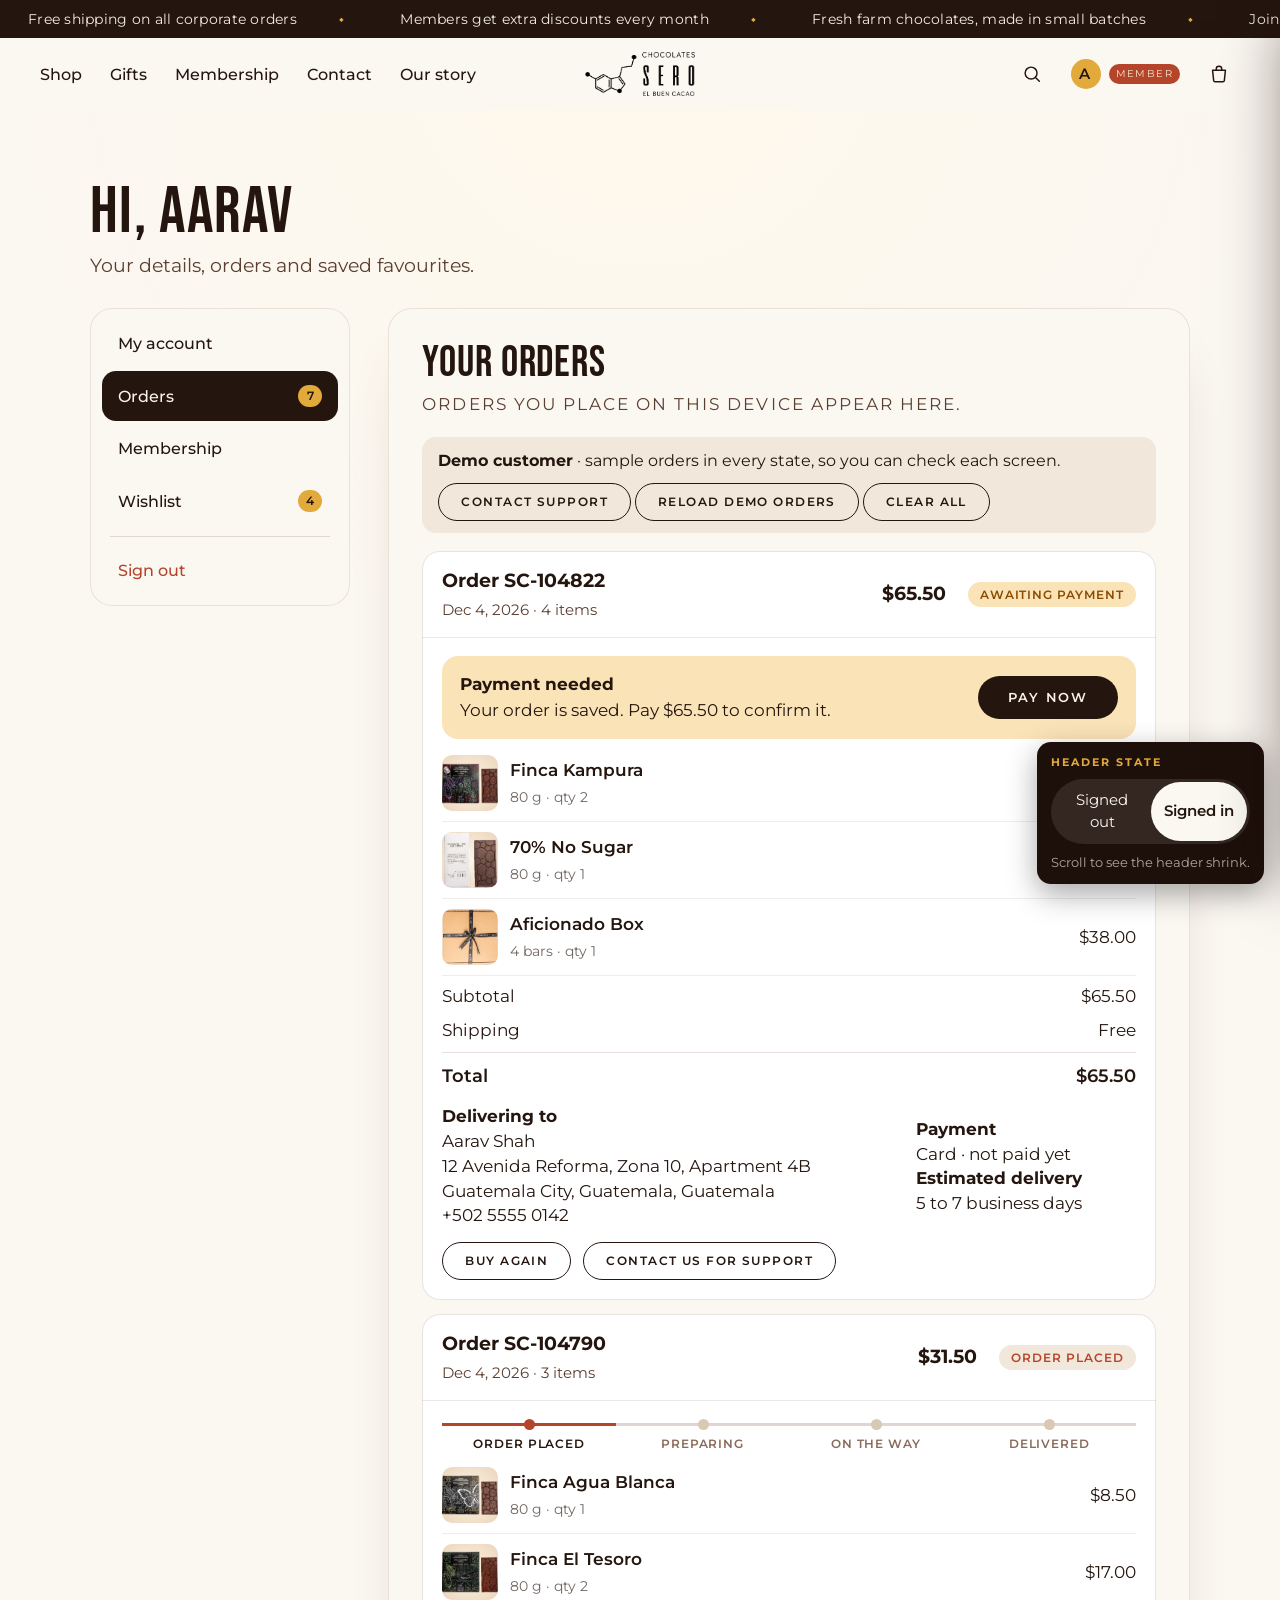
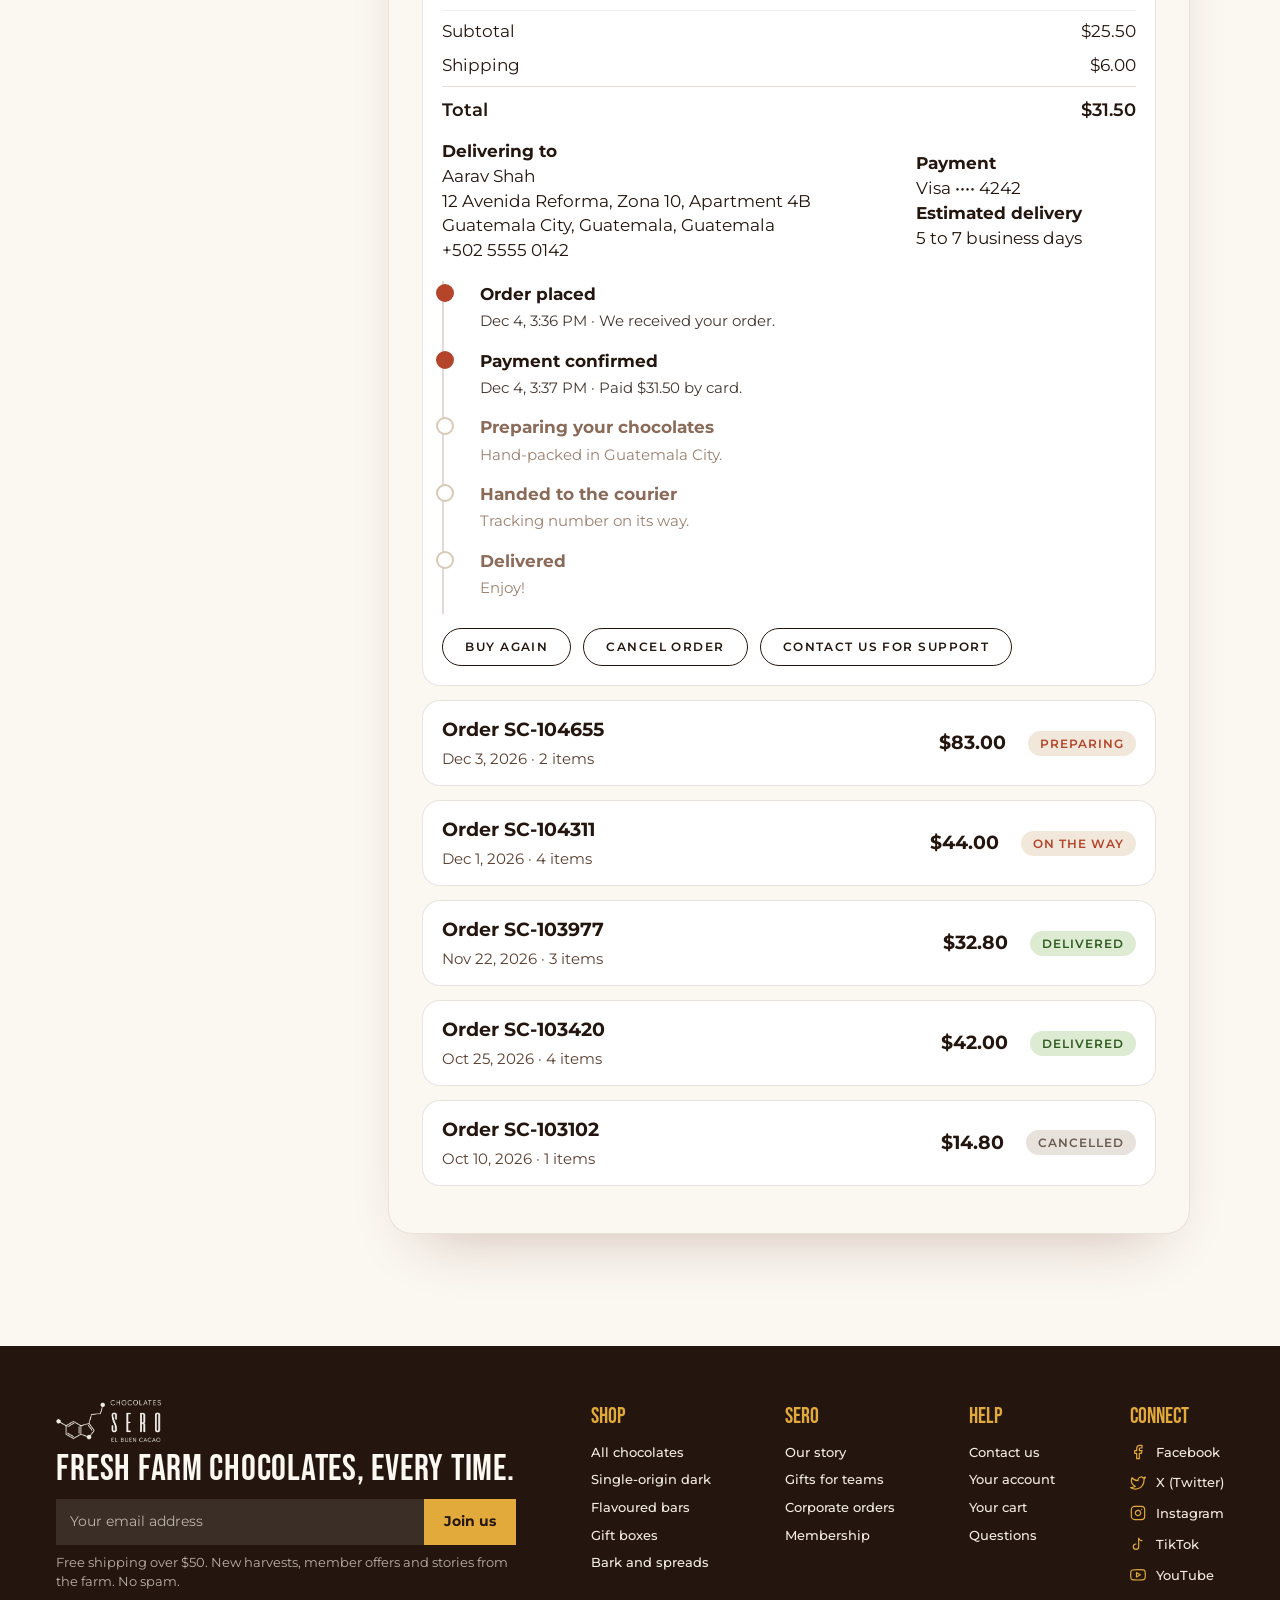
<file: account.html>
<!doctype html>

<!-- ======================================================================
     PAGE: ACCOUNT PAGE
     Sign in / sign up, orders, addresses and membership management.
     ====================================================================== -->
<!--  How this file is organised (top to bottom):
        1. <head>   : meta tags, fonts, page styles (CSS)
        2. <body>   : header, mobile menu, main content, footer
        3. scripts  : page behaviour, then the shared files in assets/
      Shared files: assets/sero.js (catalogue, cart), assets/stencil.css and
      assets/stencil.js (theme), assets/footer.css (footer), assets/pages.css
      (gifts and membership). -->

<html lang="en">
  <!-- ======================================================================
       AREA: HEAD
       Page title, meta tags, fonts and styles. Nothing here is visible
       on the page itself.
       ====================================================================== -->

  <head>
    <meta charset="utf-8" />
    <meta name="viewport" content="width=device-width, initial-scale=1" />
    <title>My account – Sero Chocolates</title>
    <link rel="preconnect" href="https://fonts.googleapis.com" />
    <link
      href="https://fonts.googleapis.com/css2?family=Dancing+Script:wght@600;700&family=Bebas+Neue&family=Montserrat:wght@400;500;600;700;800&display=swap"
      rel="stylesheet"
    />
    <!-- ======================================================================
         CSS: STYLES
         CSS for this page. Colours, fonts and spacing are set as variables
         near the top of the first block.
         ====================================================================== -->
    <style>
      :root {
        /* working palette – to be finalised in the colour discussion */
        --cocoa: #2a160d; /* deepest chocolate (footer, text on light) */
        --primary: #4f1b01; /* PRIMARY colour – header, footer (RGB 79 27 1) */
        --choc: #4f1b01;
        --milk: #8a5a3b; /* milk chocolate */
        --secondary: #f4f0eb; /* SECONDARY colour – text on primary, light surfaces */
        --cream: #f4f0eb;
        --sand: #e9d6b8; /* light sand */
        --burgundy: #6e1f33; /* accent / member */
        --amber: #d98e2c; /* highlight */
        --ink: #241410;
        --line: rgba(42, 22, 13, 0.16);

        --bar-h: 38px;
        --hdr-h: 64px; /* enlarged header (70% of first draft) */
        --hdr-h-small: 55px; /* compact header after scroll */
        --logo-h: 49px;
        --logo-h-small: 42px;
      }
      * {
        box-sizing: border-box;
        margin: 0;
        padding: 0;
      }
      html {
        scroll-behavior: smooth;
      }
      body {
        font-family: "Montserrat", system-ui, sans-serif;
        color: var(--ink);
        background: #fbf6ee;
        line-height: 1.5;
      }
      a {
        color: inherit;
        text-decoration: none;
      }
      button {
        font: inherit;
        color: inherit;
        background: none;
        border: 0;
        cursor: pointer;
      }
      ul {
        list-style: none;
      }
      :focus-visible {
        outline: 2px solid var(--amber);
        outline-offset: 3px;
      }

      /* ============ ANNOUNCEMENT BAR ============ */
      .announce {
        height: var(--bar-h);
        background: var(--burgundy);
        color: #f6e7d2;
        overflow: hidden;
        display: flex;
        align-items: center;
        font-size: 14.5px;
        letter-spacing: 0.08em;
        text-transform: uppercase;
        position: relative;
      }
      .announce:hover .ticker {
        animation-play-state: paused;
      }
      .ticker {
        display: flex;
        flex: none;
        white-space: nowrap;
        animation: marquee 32s linear infinite;
      }
      .ticker span {
        display: inline-flex;
        align-items: center;
        gap: 14px;
        padding: 0 28px;
      }
      .ticker span::after {
        content: "◆";
        color: var(--amber);
        font-size: 8px;
        margin-left: 28px;
      }
      @keyframes marquee {
        to {
          transform: translateX(-50%);
        }
      }

      /* ============ HEADER ============ */
      .header {
        position: fixed;
        top: var(--bar-h);
        left: 0;
        right: 0;
        z-index: 50;
        height: var(--hdr-h);
        background: transparent;
        color: var(--secondary);
        display: grid;
        grid-template-columns: 1fr auto 1fr;
        align-items: center;
        padding: 0 40px;
        transition:
          height 0.45s cubic-bezier(0.2, 0.7, 0.2, 1),
          background-color 0.45s,
          color 0.45s,
          box-shadow 0.45s;
      }
      .header nav ul {
        display: flex;
        align-items: center;
        gap: 28px;
      }
      .header .left {
        display: flex;
        align-items: center;
        height: 100%;
      }
      .header nav {
        display: flex;
        align-items: center;
      }
      .header nav a {
        white-space: nowrap;
        line-height: 1;
        font-size: 14.5px;
        font-weight: 500;
        letter-spacing: 0.14em;
        text-transform: uppercase;
        position: relative;
        padding: 8px 0;
      }
      .header nav a::after {
        content: "";
        position: absolute;
        left: 0;
        bottom: 0;
        height: 2px;
        width: 0;
        background: var(--amber);
        transition: width 0.3s;
      }
      .header nav a:hover::after,
      .header nav a[aria-current="page"]::after {
        width: 100%;
      }
      .logo {
        display: flex;
        align-items: center;
        line-height: 0;
      }
      .logo img {
        height: var(--logo-h);
        width: auto;
        transition: height 0.45s cubic-bezier(0.2, 0.7, 0.2, 1);
        filter: invert(1);
        mix-blend-mode: screen;
      } /* black-on-white PNG → white-on-chocolate */
      .actions {
        display: flex;
        justify-content: flex-end;
        align-items: center;
        gap: 8px;
      }
      .icon-btn {
        display: inline-flex;
        align-items: center;
        gap: 8px;
        min-height: 40px;
        min-width: 40px;
        justify-content: center;
        border-radius: 999px;
        padding: 0 10px;
        font-size: 15.5px;
        letter-spacing: 0.08em;
        text-transform: uppercase;
        transition: background 0.2s;
      }
      .icon-btn:hover {
        background: rgba(255, 255, 255, 0.12);
      }
      .icon-btn svg {
        width: 22px;
        height: 22px;
        stroke: currentColor;
        fill: none;
        stroke-width: 1.6;
        stroke-linecap: round;
        stroke-linejoin: round;
      }
      .badge {
        position: absolute;
        top: 2px;
        right: 0;
        min-width: 17px;
        height: 17px;
        border-radius: 9px;
        background: var(--amber);
        color: var(--cocoa);
        font-size: 11px;
        font-weight: 600;
        display: grid;
        place-items: center;
      }
      .cart {
        position: relative;
      }

      .search {
        display: flex;
        align-items: center;
      }
      .search input {
        width: 0;
        opacity: 0;
        border: 0;
        border-bottom: 1px solid currentColor;
        background: transparent;
        color: inherit;
        font: inherit;
        font-size: 15.5px;
        padding: 6px 0;
        transition:
          width 0.35s,
          opacity 0.35s;
      }
      .search.open input {
        width: 170px;
        opacity: 1;
        margin-right: 4px;
      }
      .search input::placeholder {
        color: inherit;
        opacity: 0.6;
      }

      /* account – two states */
      .acct {
        position: relative;
      }
      .acct .in {
        display: none;
      }
      body.signed-in .acct .out {
        display: none;
      }
      body.signed-in .acct .in {
        display: inline-flex;
      }
      .avatar {
        width: 30px;
        height: 30px;
        border-radius: 50%;
        background: var(--amber);
        color: var(--cocoa);
        display: grid;
        place-items: center;
        font-weight: 600;
        font-size: 14.5px;
      }
      .member-tag {
        font-size: 10px;
        letter-spacing: 0.14em;
        padding: 2px 7px;
        border-radius: 99px;
        background: var(--burgundy);
        color: #f6e7d2;
      }
      .menu-pop {
        position: absolute;
        right: 0;
        top: calc(100% + 6px);
        min-width: 220px;
        background: var(--cream);
        color: var(--ink);
        border-radius: 10px;
        box-shadow: 0 14px 40px rgba(42, 22, 13, 0.28);
        padding: 8px;
        display: none;
      }
      .acct.open .menu-pop {
        display: block;
      }
      .menu-pop .who {
        padding: 10px 12px 8px;
        border-bottom: 1px solid var(--line);
        margin-bottom: 6px;
      }
      .menu-pop .who b {
        display: block;
        font-size: 16.5px;
      }
      .menu-pop .who small {
        color: var(--milk);
      }
      .menu-pop a {
        display: block;
        padding: 9px 12px;
        border-radius: 6px;
        font-size: 15.5px;
      }
      .menu-pop a:hover {
        background: var(--sand);
      }
      .menu-pop a.signout {
        color: var(--burgundy);
        border-top: 1px solid var(--line);
        margin-top: 6px;
        border-radius: 0 0 6px 6px;
      }

      .burger {
        display: none;
      }
      @media (max-width: 1180px) {
        .header {
          padding: 0 24px;
        }
        .header nav ul {
          gap: 18px;
        }
        .header nav a {
          font-size: 13px;
          letter-spacing: 0.1em;
        }
      }

      /* scrolled: half-height, light colours, shadow */
      body.scrolled .header {
        height: var(--hdr-h-small);
        background: var(--primary);
        box-shadow: 0 4px 18px rgba(0, 0, 0, 0.35);
      }
      body.scrolled .logo img {
        height: var(--logo-h-small);
      }

      @media (max-width: 980px) {
        .header {
          padding: 0 16px;
        }
        .header nav {
          display: none;
        }
        .burger {
          display: inline-flex;
        }
        .header .left {
          display: flex;
        }
        .logo img {
          height: 47px;
        }
        body.scrolled .logo img {
          height: 42px;
        }
        :root {
          --hdr-h: 68px;
        }
        .icon-btn .lbl {
          display: none;
        }
        .search.open input {
          width: 110px;
        }
        .drawer {
          display: none;
          position: fixed;
          inset: 0 auto 0 0;
          width: 78%;
          max-width: 320px;
          background: var(--choc);
          color: var(--cream);
          z-index: 60;
          padding: 90px 28px 28px;
        }
        .drawer.open {
          display: block;
        }
        .drawer a {
          display: block;
          padding: 14px 0;
          font-size: 20px;
          letter-spacing: 0.12em;
          text-transform: uppercase;
          border-bottom: 1px solid rgba(255, 255, 255, 0.14);
        }
      }
      .drawer {
        display: none;
      }

      /* ============ HERO ============ */
      .hero-home {
        --gutter: max(40px, calc((100vw - 1360px) / 2 + 40px));
        position: relative;
        min-height: calc(100svh - var(--bar-h));
        display: flex;
        align-items: stretch;
        overflow: hidden;
        background: #1b0c04;
        color: var(--secondary);
        isolation: isolate;
      }
      .hero-bg {
        position: absolute;
        inset: 0;
        z-index: -2;
        overflow: hidden;
        background: #1b0c04;
      }
      .bg-layer {
        position: absolute;
        inset: 0;
        background-position: center;
        background-size: cover;
        background-repeat: no-repeat;
      }
      .bg-panel {
        position: absolute;
        top: 0;
        height: 100%;
        background-position: center;
        background-size: cover;
        background-repeat: no-repeat;
      }
      .bg-group {
        position: absolute;
        inset: -24%;
        rotate: var(--tilt, 0deg);
        animation: groupDrift 24s ease-in-out infinite alternate;
        will-change: translate, scale;
      }
      @keyframes groupDrift {
        from {
          translate: -1.5% -1%;
          scale: 1;
        }
        to {
          translate: 1.5% 1%;
          scale: 1.05;
        }
      }
      @media (max-width: 980px) {
        .bg-group {
          inset: -45%;
        }
      }
      .bg-slider .slide {
        position: absolute;
        inset: 0;
        opacity: 0;
        transition: opacity 1.2s ease;
      }
      .bg-slider .slide.on {
        opacity: 1;
      }
      .bg-slider .slide.on .bg-layer,
      .bg-slider .slide.on .bg-photo {
        animation: kenburns 9s ease-out forwards;
      }
      @keyframes kenburns {
        from {
          transform: scale(1);
        }
        to {
          transform: scale(1.07);
        }
      }
      .hero-dots {
        position: absolute;
        left: 50%;
        bottom: 26px;
        transform: translateX(-50%);
        display: none;
        gap: 14px;
        z-index: 3;
      }
      .hero-dots.show {
        display: flex;
      }
      .hero-dots button {
        width: 16px;
        height: 16px;
        border-radius: 50%;
        border: 1.5px solid var(--amber);
        background: transparent;
        cursor: pointer;
        padding: 0;
        transition:
          background 0.3s,
          box-shadow 0.3s,
          transform 0.3s;
      }
      .hero-dots button:hover {
        transform: scale(1.15);
      }
      .hero-dots button.on {
        background: var(--secondary);
        box-shadow:
          0 0 0 3px rgba(110, 31, 51, 0.55),
          0 0 14px 4px rgba(110, 31, 51, 0.95);
      }
      .hero-shade {
        position: absolute;
        inset: 0;
        z-index: -1;
        pointer-events: none;
        /* chocolate radial gradient: lighter in the centre, darker towards the edges */
        background: radial-gradient(
          ellipse at center,
          rgba(79, 27, 1, 0.28) 0%,
          rgba(52, 18, 2, 0.55) 55%,
          rgba(24, 8, 0, 0.86) 100%
        );
      }
      .hero-inner {
        width: 100%;
        max-width: 1360px;
        margin: 0 auto;
        position: relative;
        padding: calc(var(--hdr-h) + 16px) 40px 64px;
        display: grid;
        grid-template-columns: 1.05fr 0.95fr;
        gap: 24px 40px;
        align-items: center;
      }
      .hero-copy {
        position: relative;
        z-index: 2;
      }
      .hero-cocoa {
        position: absolute;
        inset: 0;
        z-index: -1;
        pointer-events: none;
      }
      .hero-bars {
        position: absolute;
        inset: 0 0 0 40%;
        z-index: 1;
        pointer-events: none;
      }
      .hero-edge {
        position: absolute;
        inset: 0;
        z-index: 1;
        pointer-events: none;
      }
      .hero-fruit {
        position: relative;
        width: 100%;
        aspect-ratio: 1/1;
        max-width: 640px;
        justify-self: end;
        pointer-events: none;
      }
      .hero-bars {
        display: none;
      }
      .hero-home[data-bg^="blend"] .hero-bars {
        display: block;
      }
      .hero-inner {
        z-index: 2;
      }
      .hero-copy h1 {
        font-family: "Bebas Neue", "Impact", sans-serif;
        font-weight: 600;
        font-size: clamp(71.68px, 13.31vw, 192px);
        line-height: 0.92;
        letter-spacing: -0.01em;
        color: var(--secondary);
        text-wrap: balance;
        text-transform: uppercase;
      }
      .hero-copy .support {
        font-family: "Bebas Neue", "Impact", sans-serif;
        font-weight: 500;
        font-size: clamp(40.96px, 5.38vw, 76.8px);
        line-height: 1.05;
        color: var(--sand);
        margin-top: 22px;
        text-transform: uppercase;
      }
      .hero-actions {
        display: flex;
        flex-wrap: wrap;
        gap: 16px;
        margin-top: 40px;
        align-items: stretch;
      }
      .hbtn {
        display: inline-flex;
        align-items: center;
        justify-content: center;
        gap: 12px;
        min-height: 56px;
        padding: 0 34px;
        font-family: "Montserrat", sans-serif;
        font-weight: 600;
        font-size: 14.5px;
        letter-spacing: 0.14em;
        text-transform: uppercase;
        border: 1.5px solid transparent;
        border-radius: 0;
        cursor: pointer;
        background-repeat: no-repeat;
        background-position: left;
        background-size: 0% 100%;
        transition:
          background-size 0.4s,
          color 0.3s,
          transform 0.25s,
          border-color 0.3s;
      }
      .hbtn svg {
        width: 18px;
        height: 18px;
        fill: none;
        stroke: currentColor;
        stroke-width: 1.8;
        stroke-linecap: round;
        stroke-linejoin: round;
        transition: transform 0.25s;
      }
      .hbtn:hover {
        background-size: 100% 100%;
        color: var(--primary);
        transform: translateY(-2px);
      }
      .hbtn:hover svg {
        transform: translateX(4px);
      }
      .hbtn-light {
        background-color: var(--secondary);
        background-image: linear-gradient(var(--amber), var(--amber));
        color: var(--primary);
      }
      .hbtn-dark {
        background-color: var(--primary);
        background-image: linear-gradient(var(--amber), var(--amber));
        color: var(--secondary);
        border-color: rgba(244, 240, 235, 0.45);
      }
      .hbtn-dark:hover {
        border-color: var(--amber);
      }

      .hero-fruit img,
      .hero-cocoa img,
      .hero-bars img,
      .hero-edge img {
        position: absolute;
        width: var(--w);
        height: auto;
        transform: rotate(var(--r));
        filter: drop-shadow(0 18px 22px rgba(0, 0, 0, 0.45)) blur(var(--b, 0px));
        animation: float 7s ease-in-out infinite;
        animation-delay: var(--d, 0s);
        will-change: transform;
      }
      @keyframes float {
        0%,
        100% {
          transform: translateY(0) rotate(var(--r));
        }
        50% {
          transform: translateY(-12px) rotate(calc(var(--r) + 3deg));
        }
      }
      @media (max-width: 980px) {
        .hero-inner {
          grid-template-columns: 1fr;
          padding-top: calc(var(--hdr-h) + 32px);
          gap: 8px;
        }
        .hero-fruit {
          max-width: 440px;
          justify-self: center;
        }
        .hero-bars {
          inset: auto 0 0 0;
          height: 46%;
        }
        .hero-edge {
          display: none;
        }
        .hero-inner {
          padding-bottom: 140px;
        }
        .hero-copy h1 {
          font-size: clamp(52px, 15vw, 100px);
        }
      }

      .hero-eyebrow {
        display: flex;
        align-items: center;
        gap: 14px;
        font-family: "Montserrat", sans-serif;
        font-weight: 600;
        font-size: 13px;
        letter-spacing: 0.15em;
        text-transform: uppercase;
        color: var(--amber);
        margin-bottom: 22px;
        white-space: nowrap;
      }
      .hero-eyebrow span {
        display: inline-block;
        width: 38px;
        height: 1.5px;
        background: var(--amber);
        flex: none;
      }
      .stats-bar {
        width: 100%;
        background: var(--secondary);
        padding: 84px 40px 92px;
      }
      .stats-bar ul {
        list-style: none;
        max-width: 1360px;
        margin: 0 auto;
        display: grid;
        grid-template-columns: repeat(4, 1fr);
        gap: 40px;
      }
      .stats-bar li {
        padding: 0;
        position: relative;
      }
      .stat-7 .halo {
        position: absolute;
        left: -46px;
        top: -30px;
        width: 150px;
        height: 150px;
        border-radius: 50%;
        pointer-events: none;
        opacity: 0;
        background: radial-gradient(
          circle,
          rgba(110, 31, 51, 0.5) 0%,
          rgba(110, 31, 51, 0.22) 38%,
          rgba(110, 31, 51, 0) 70%
        );
      }
      .stats-bar b {
        display: block;
        font-family: "Dancing Script", cursive;
        font-weight: 700;
        font-size: 66px;
        line-height: 1;
        color: var(--primary);
      }
      .stats-bar span {
        display: block;
        margin-top: 12px;
        font-family: "Montserrat", system-ui, sans-serif;
        font-variation-settings:
          "opsz" 18,
          "wght" 480;
        font-size: 18.5px;
        line-height: 1.4;
        letter-spacing: 0.005em;
        color: rgba(79, 27, 1, 0.9);
        max-width: 250px;
      }
      .stats-bar span i {
        font-style: normal;
        font-variation-settings:
          "opsz" 18,
          "wght" 680;
        color: var(--burgundy);
      }
      .stats-bar b {
        position: relative;
        min-width: 3ch;
        transform-origin: left 70%;
      }
      .stat-7 b {
        will-change: text-shadow, transform, color;
      }
      .hero-cocoa img.puff {
        filter: none;
        opacity: 0.5;
        animation: drift 16s ease-in-out infinite;
        animation-delay: var(--d, 0s);
      }
      @keyframes drift {
        0%,
        100% {
          transform: translate(0, 0) scale(1);
        }
        50% {
          transform: translate(14px, -10px) scale(1.06);
        }
      }
      @media (max-width: 980px) {
        .stats-bar {
          padding: 56px 20px 60px;
        }
        .stats-bar ul {
          grid-template-columns: 1fr 1fr;
          gap: 30px 20px;
        }
        .stats-bar b {
          font-size: 50px;
        }
        .stats-bar span {
          font-size: 17.5px;
        }
        .hero-eyebrow {
          font-size: 11px;
          letter-spacing: 0.14em;
          white-space: normal;
        }
        .hero-copy {
          min-width: 0;
        }
        .hero-cocoa {
          opacity: 0.85;
        }
      }
      @media (prefers-reduced-motion: reduce) {
        .hero-fruit img,
        .hero-edge img,
        .hero-bars img,
        .hero-cocoa img,
        .hero-cocoa img.puff,
        .bg-group,
        .bg-slider .slide .bg-layer {
          animation: none;
        }
      }

      /* ============ CATEGORIES ============ */
      .cats {
        width: 100%;
        background: #2a0e03 url(assets/textures/choc-caramel.jpg) center top/cover no-repeat;
      }
      .cats-head {
        position: relative;
        width: 100%;
        min-height: 140px;
        padding: 104px 40px 34px;
        display: grid;
        place-items: center;
      }
      .cats-head h2 {
        position: relative;
        margin: 0;
        max-width: 1360px;
        text-align: center;
        font-family: "Montserrat", sans-serif;
        font-style: italic;
        font-weight: 600;
        font-size: clamp(20px, calc((100vw - 96px) / 23.6), 58px);
        white-space: nowrap;
        line-height: 1.15;
        letter-spacing: -0.01em;
        color: var(--secondary);
        text-shadow:
          0 2px 6px rgba(20, 6, 0, 0.55),
          0 2px 22px rgba(20, 6, 0, 0.6);
      }
      .cats-body {
        width: 100%;
        position: relative;
        padding: 6px 0 105px;
      }
      .dock-wrap {
        position: relative;
        width: 100%;
      }
      .dock {
        width: 100%;
        overflow-x: auto;
        overflow-y: hidden;
        scrollbar-width: none;
        padding: 120px 0 18px;
        scroll-snap-type: x proximity;
      }
      .dock::-webkit-scrollbar {
        display: none;
      }
      .dock-inner {
        --base: 164px;
        position: relative;
        display: flex;
        align-items: flex-end;
        gap: 28px;
        width: max-content;
        margin: 0 auto;
        padding: 0 112px;
      }
      .cat {
        flex: none;
        width: var(--base);
        display: flex;
        flex-direction: column;
        align-items: center;
        text-align: center;
        text-decoration: none;
        color: var(--primary);
        scroll-snap-align: center;
        outline: none;
      }
      .cat-disc {
        position: relative;
        display: block;
        width: var(--base);
        height: var(--base);
        border-radius: 50%;
        background: radial-gradient(circle at 34% 26%, var(--c2), var(--c1) 74%);
        box-shadow:
          0 16px 30px -10px rgba(10, 3, 0, 0.7),
          inset 0 0 0 1.5px rgba(255, 255, 255, 0.2);
        transform-origin: 50% 100%;
        transform: translateX(var(--dx, 0px)) scale(var(--s, 1));
        will-change: transform;
      }
      .cat-pop {
        position: absolute;
        left: 4%;
        right: 4%;
        top: -14%;
        bottom: 16%;
        display: grid;
        place-items: end center;
        pointer-events: none;
      }
      .cat-pop img {
        max-width: 100%;
        max-height: 100%;
        object-fit: contain;
        filter: drop-shadow(0 12px 12px rgba(10, 3, 0, 0.55));
        transition: translate 0.35s cubic-bezier(0.2, 0.7, 0.2, 1);
      }
      .cat:hover .cat-pop img,
      .cat:focus-visible .cat-pop img {
        translate: 0 -4%;
      }
      .cat-name,
      .cat-meta {
        display: block;
        transform: translateX(var(--dx, 0px));
      }
      .cat-name {
        margin-top: 20px;
        font-family: "Montserrat", sans-serif;
        font-weight: 600;
        font-size: 14.5px;
        letter-spacing: 0.14em;
        text-transform: uppercase;
        color: var(--secondary);
        line-height: 1.35;
        min-height: 2.7em;
        text-shadow: 0 1px 8px rgba(20, 6, 0, 0.5);
      }
      .cat-meta {
        margin-top: 4px;
        font-family: "Montserrat", sans-serif;
        font-style: italic;
        font-weight: 600;
        font-size: 16.5px;
        color: #f0b55f;
      }
      .cat:focus-visible .cat-disc {
        box-shadow:
          0 0 0 3px #2a0e03,
          0 0 0 6px var(--amber),
          0 14px 28px -10px rgba(10, 3, 0, 0.7);
      }
      .dock-arrow {
        position: absolute;
        top: 50%;
        z-index: 3;
        width: 46px;
        height: 46px;
        border-radius: 50%;
        border: 1.5px solid var(--amber);
        background: var(--primary);
        color: var(--secondary);
        font-size: 20px;
        line-height: 1;
        cursor: pointer;
        transform: translateY(-70%);
        transition:
          background 0.25s,
          color 0.25s,
          box-shadow 0.25s;
      }
      .dock-arrow:hover {
        background: var(--amber);
        color: var(--primary);
      }
      .dock-arrow.prev {
        left: 18px;
      }
      .dock-arrow.next {
        right: 18px;
      }
      @media (max-width: 1400px) {
        .dock-inner {
          --base: 150px;
          gap: 22px;
          padding: 0 70px;
        }
      }
      @media (max-width: 760px) {
        .cats-head h2 {
          white-space: normal;
          font-size: clamp(26px, 7.4vw, 38px);
        }
        .cats-head {
          padding: 72px 20px 28px;
        }
        .dock-inner {
          --base: 140px;
          gap: 20px;
          padding: 0 24px;
        }
        .dock {
          padding-top: 70px;
        }
      }

      /* ============ BEST SELLERS ============ */
      .best {
        width: 100%;
        background: var(--secondary);
        color: var(--primary);
        --ol: var(--primary);
        padding: 116px 40px 128px;
      }
      .best-inner {
        max-width: 1360px;
        margin: 0 auto;
      }
      .best-head {
        margin-bottom: 26px;
      }
      .best-row {
        display: flex;
        align-items: flex-end;
        justify-content: space-between;
        flex-wrap: wrap;
        gap: 12px 44px;
        margin: 2px 0 8px;
      }
      .best-head .eyebrow {
        color: var(--burgundy);
      }
      .best-head h2 {
        font-family: "Bebas Neue", "Impact", sans-serif;
        font-weight: 600;
        font-size: clamp(38.4px, 4.74vw, 66.56px);
        line-height: 1;
        color: var(--primary);
        margin: 0;
        white-space: nowrap;
        text-transform: uppercase;
      }
      .best-row .lnk {
        padding: 0 0 6px;
      }
      .best-sub {
        font-size: 17.5px;
        line-height: 1.5;
        color: #5b3f31;
      }
      .best .lnk {
        font-size: 14.5px;
      }
      .best-grid {
        display: grid;
        grid-template-columns: repeat(4, 1fr);
        gap: 24px;
      }
      .pcard {
        display: flex;
        flex-direction: column;
        gap: 12px;
      }
      .pcard-media {
        position: relative;
        display: grid;
        place-items: center;
        aspect-ratio: 4/5;
        border-radius: 20px;
        overflow: hidden;
        padding: 33% 7% 7%;
        background: radial-gradient(circle at 50% 38%, var(--m2), var(--m1) 78%);
        box-shadow: inset 0 0 0 1px rgba(79, 27, 1, 0.08);
      }
      .pcard-media img {
        width: 100%;
        height: 100%;
        object-fit: contain;
        filter: drop-shadow(0 18px 18px rgba(40, 12, 2, 0.38));
        transition: transform 0.5s cubic-bezier(0.2, 0.7, 0.2, 1);
      }
      .pcard:hover .pcard-media img {
        transform: translateY(-6px) scale(1.05);
      }
      .pdetails {
        display: flex;
        flex-direction: column;
        gap: 6px;
        padding: 2px 2px 0;
      }
      .pdetails h3 {
        font-family: "Bebas Neue", "Impact", sans-serif;
        font-weight: 600;
        font-size: 38.4px;
        line-height: 1.05;
        color: var(--primary);
      }
      .porigin {
        display: flex;
        gap: 10px;
        align-items: flex-start;
        font-size: 16.5px;
        line-height: 1.35;
        color: #5b3f31;
      }
      .porigin svg {
        flex: none;
        width: 18px;
        height: 18px;
        margin-top: 2px;
        fill: none;
        stroke: var(--burgundy);
        stroke-width: 1.7;
        stroke-linecap: round;
        stroke-linejoin: round;
      }
      .porigin b {
        display: block;
        font-weight: 500;
        color: var(--primary);
      }
      .porigin i {
        display: block;
        font-style: normal;
        font-size: 15px;
        opacity: 0.8;
      }
      .pingr {
        position: absolute;
        top: 12px;
        left: 12px;
        right: 12px;
        z-index: 2;
        list-style: none;
        display: flex;
        flex-wrap: wrap;
        gap: 6px;
      }
      .pingr li {
        padding: 5px 10px;
        border-radius: 99px;
        background: rgba(42, 14, 3, 0.9);
        backdrop-filter: blur(4px);
        font-size: 13px;
        font-weight: 500;
        letter-spacing: 0.03em;
        color: var(--secondary);
      }
      .pprice {
        display: grid;
        grid-template-columns: 1fr auto 1fr;
        align-items: baseline;
        gap: 12px;
        margin-top: 6px;
        padding-top: 10px;
        border-top: 1px solid rgba(79, 27, 1, 0.16);
      }
      .pprice b {
        font-family: "Bebas Neue", "Impact", sans-serif;
        font-weight: 600;
        font-size: 43.52px;
        line-height: 1;
        color: var(--primary);
        text-transform: uppercase;
      }
      .pprice span {
        font-size: 14.5px;
        color: #5b3f31;
        text-align: center;
      }
      .pprice::after {
        content: "";
      }
      @media (max-width: 1180px) {
        .best-grid {
          grid-template-columns: repeat(2, 1fr);
        }
        .best-head h2 {
          white-space: normal;
        }
      }
      @media (max-width: 620px) {
        .best {
          padding: 72px 20px 80px;
        }
        .best-grid {
          grid-template-columns: 1fr;
        }
      }

      /* ============ PROCESS ============ */
      .process {
        --p-bg: #6e1f33;
        --p-bg2: #9c3a55;
        --p-edge: rgba(0, 0, 0, 0.34);
        width: 100%;
        color: #fbf3e8;
        padding: 120px 40px 124px;
        overflow: hidden;
        background: radial-gradient(90% 120% at 18% 0%, var(--p-bg2) 0%, var(--p-bg) 62%);
      }
      .process-inner {
        max-width: 1360px;
        margin: 0 auto;
      }
      .process-head {
        margin-bottom: 52px;
        max-width: 1100px;
      }
      .process-head h2 {
        font-family: "Bebas Neue", "Impact", sans-serif;
        font-weight: 600;
        font-size: clamp(46.08px, 5.89vw, 81.92px);
        line-height: 1;
        color: #fbf3e8;
        margin: 0 0 14px;
        text-transform: uppercase;
      }
      .process-head p {
        font-size: 18px;
        line-height: 1.55;
        color: rgba(251, 243, 232, 0.85);
      }
      .process-track {
        display: flex;
        overflow-x: auto;
        overflow-y: visible;
        scroll-snap-type: x mandatory;
        scrollbar-width: none;
        scroll-behavior: smooth;
        outline: none;
        cursor: grab;
        padding: 8px 30px 36px 18px;
        margin: -8px -30px -36px -18px;
        user-select: none;
        -webkit-user-select: none;
      }
      .process-track.dragging {
        cursor: grabbing;
        scroll-behavior: auto;
      }
      .process-track::-webkit-scrollbar {
        display: none;
      }
      .step {
        flex: 0 0 100%;
        scroll-snap-align: start;
        display: grid;
        grid-template-columns: 1.1fr 0.9fr;
        gap: 76px;
        align-items: center;
        padding: 0 14px 0 0;
      }
      .step-media {
        position: relative;
      }
      .step-img {
        position: relative;
        margin: 0;
        border-radius: 24px;
        overflow: hidden;
        aspect-ratio: 5/4;
        background: rgba(0, 0, 0, 0.25);
        box-shadow: 0 30px 60px -28px rgba(0, 0, 0, 0.65);
      }
      .step-img img {
        width: 100%;
        height: 100%;
        object-fit: cover;
        display: block;
        transform: scale(1.04);
        transition: transform 1.4s cubic-bezier(0.2, 0.7, 0.2, 1);
        -webkit-user-drag: none;
        pointer-events: none;
      }
      .step.in .step-img img {
        transform: scale(1);
      }
      .step-img figcaption {
        position: absolute;
        left: 18px;
        bottom: 18px;
        padding: 6px 13px;
        border-radius: 99px;
        background: rgba(30, 10, 3, 0.78);
        color: #fbf3e8;
        font-size: 11px;
        font-weight: 600;
        letter-spacing: 0.16em;
        text-transform: uppercase;
      }
      /* the number sits on the right edge of the photo: about 80% on the picture, 20% hanging off it */
      .step-num {
        position: absolute;
        right: -0.2em;
        top: -0.12em;
        font-family: "Montserrat", sans-serif;
        font-weight: 600;
        font-size: clamp(88px, 10.5vw, 160px);
        line-height: 1;
        letter-spacing: -0.02em;
        color: #ffe2a8;
        text-shadow:
          0 2px 0 rgba(120, 60, 10, 0.35),
          0 14px 34px rgba(0, 0, 0, 0.5);
        pointer-events: none;
        font-feature-settings: "lnum" 1;
      }
      /* story panel: light from the top right, so top + right look pressed in and left + bottom look raised, with the shadow falling to the lower left */
      .step-text {
        position: relative;
        padding: 46px 44px;
        border-radius: 22px;
        background: linear-gradient(145deg, rgba(255, 255, 255, 0.07), rgba(0, 0, 0, 0.12));
        border-style: solid;
        border-width: 3px;
        border-color: var(--p-edge) var(--p-edge) rgba(255, 255, 255, 0.24)
          rgba(255, 255, 255, 0.24);
        box-shadow:
          -12px 14px 26px -6px rgba(0, 0, 0, 0.5),
          inset 0 7px 12px -4px rgba(0, 0, 0, 0.5),
          inset -7px 0 12px -4px rgba(0, 0, 0, 0.5);
        opacity: 0;
        transform: translateY(18px);
        transition:
          opacity 0.7s ease 0.15s,
          transform 0.7s ease 0.15s;
      }
      .step.in .step-text {
        opacity: 1;
        transform: none;
      }
      .step-text h3 {
        font-family: "Bebas Neue", "Impact", sans-serif;
        font-weight: 600;
        font-size: clamp(38.4px, 4.1vw, 58.88px);
        line-height: 1.05;
        color: #fbf3e8;
        margin: 0 0 16px;
        text-transform: uppercase;
      }
      .step-text p {
        font-size: 18px;
        line-height: 1.62;
        color: rgba(251, 243, 232, 0.9);
        max-width: 480px;
      }
      /* draggable progress bar */
      .process-progress {
        display: flex;
        align-items: center;
        gap: 20px;
        max-width: 760px;
        margin: 44px auto 0;
      }
      .p-end {
        font-family: "Montserrat", sans-serif;
        font-weight: 600;
        font-size: 20px;
        color: #ffe2a8;
        min-width: 30px;
        text-align: center;
      }
      .p-range {
        --fill: 0%;
        -webkit-appearance: none;
        appearance: none;
        flex: 1;
        height: 30px;
        background: transparent;
        cursor: pointer;
        margin: 0;
      }
      .p-range::-webkit-slider-runnable-track {
        height: 5px;
        border-radius: 5px;
        background: linear-gradient(
          to right,
          #ffe2a8 var(--fill),
          rgba(255, 255, 255, 0.26) var(--fill)
        );
      }
      .p-range::-moz-range-track {
        height: 5px;
        border-radius: 5px;
        background: rgba(255, 255, 255, 0.26);
      }
      .p-range::-moz-range-progress {
        height: 5px;
        border-radius: 5px;
        background: #ffe2a8;
      }
      .p-range::-webkit-slider-thumb {
        -webkit-appearance: none;
        appearance: none;
        width: 24px;
        height: 24px;
        margin-top: -9.5px;
        border-radius: 50%;
        background: #fbf3e8;
        border: 2px solid var(--amber);
        box-shadow:
          0 0 0 3px rgba(255, 255, 255, 0.18),
          0 0 16px 4px rgba(0, 0, 0, 0.35);
      }
      .p-range::-moz-range-thumb {
        width: 20px;
        height: 20px;
        border-radius: 50%;
        background: #fbf3e8;
        border: 2px solid var(--amber);
        box-shadow:
          0 0 0 3px rgba(255, 255, 255, 0.18),
          0 0 16px 4px rgba(0, 0, 0, 0.35);
      }
      .p-range:focus-visible {
        outline: 2px solid #ffe2a8;
        outline-offset: 6px;
        border-radius: 8px;
      }
      @media (max-width: 900px) {
        .process {
          padding: 72px 20px 80px;
        }
        .step {
          grid-template-columns: 1fr;
          gap: 34px;
        }
        .step-text {
          padding: 32px 26px;
        }
        .step-num {
          right: -0.05em;
          font-size: 90px;
        }
        .process-track {
          padding: 8px 12px 32px 6px;
          margin: -8px -12px -32px -6px;
        }
      }
      @media (prefers-reduced-motion: reduce) {
        .step-text,
        .step-img img {
          transition: none;
          opacity: 1;
          transform: none;
        }
        .process-track {
          scroll-behavior: auto;
        }
      }

      /* ============ GIFTING ============ */
      .gifts {
        --g1: #8a5a3b;
        --g2: #b07b55;
        --gt: #fbf3e8;
        --gd: rgba(251, 243, 232, 0.86);
        width: 100%;
        color: var(--gt);
        padding: 128px 40px 150px;
        overflow: hidden;
        background: radial-gradient(90% 110% at 85% 0%, var(--g2) 0%, var(--g1) 64%);
      }
      .gifts-inner {
        max-width: 1360px;
        margin: 0 auto;
      }
      .gifts-head {
        max-width: 900px;
        margin-bottom: 68px;
      }
      .gifts-head h2 {
        font-family: "Bebas Neue", "Impact", sans-serif;
        font-weight: 600;
        font-size: clamp(46.08px, 6.14vw, 87.04px);
        line-height: 1;
        color: var(--gt);
        margin: 0 0 18px;
        text-transform: uppercase;
      }
      .gifts-head p {
        font-size: 19px;
        line-height: 1.55;
        color: var(--gd);
        max-width: 680px;
      }
      .gifts-actions {
        display: flex;
        flex-wrap: wrap;
        gap: 16px;
        margin-top: 30px;
      }
      .gifts-stage {
        position: relative;
      }
      .gifts-decor {
        position: absolute;
        inset: 0;
        z-index: 3;
        pointer-events: none;
      }
      .gifts-decor img {
        position: absolute;
        width: var(--w);
        height: auto;
        transform: rotate(var(--r));
        filter: drop-shadow(0 14px 16px rgba(30, 8, 2, 0.45)) blur(var(--b, 0px));
        animation: float 8s ease-in-out infinite;
        animation-delay: var(--d, 0s);
      }
      .gifts-grid {
        position: relative;
        z-index: 1;
        display: grid;
        grid-template-columns: repeat(4, 1fr);
        gap: 26px;
        align-items: start;
        padding-bottom: 84px;
      }
      .gcard {
        position: relative;
        display: block;
        aspect-ratio: 3/4;
        border-radius: 22px;
        overflow: hidden;
        color: #fbf3e8;
        text-decoration: none;
        background: #2a0e03;
        box-shadow: 0 30px 50px -26px rgba(20, 6, 0, 0.7);
        transition:
          transform 0.5s cubic-bezier(0.2, 0.7, 0.2, 1),
          box-shadow 0.5s;
      }
      .gcard:nth-child(odd) {
        margin-top: 84px;
      } /* every second card sits lower, so the row steps up and down */
      .gcard:hover {
        transform: translateY(-8px);
        box-shadow: 0 40px 60px -26px rgba(20, 6, 0, 0.8);
      }
      .gcard img {
        position: absolute;
        inset: 0;
        width: 100%;
        height: 100%;
        object-fit: cover;
        transition: transform 1.1s cubic-bezier(0.2, 0.7, 0.2, 1);
      }
      .gcard:hover img {
        transform: scale(1.06);
      }
      .gcard::after {
        content: "";
        position: absolute;
        inset: 0;
        background: linear-gradient(
          to top,
          rgba(28, 9, 2, 0.94) 0%,
          rgba(28, 9, 2, 0.8) 30%,
          rgba(28, 9, 2, 0.28) 58%,
          rgba(28, 9, 2, 0) 76%
        );
      }
      .gcard-body {
        position: absolute;
        left: 0;
        right: 0;
        bottom: 0;
        z-index: 2;
        padding: 26px 24px 26px;
      }
      .gtag {
        display: inline-block;
        margin-bottom: 10px;
        padding: 5px 11px;
        border-radius: 99px;
        background: rgba(251, 243, 232, 0.16);
        backdrop-filter: blur(4px);
        font-size: 11px;
        font-weight: 600;
        letter-spacing: 0.15em;
        text-transform: uppercase;
        color: #ffe2a8;
      }
      .gcard h3 {
        font-family: "Bebas Neue", "Impact", sans-serif;
        font-weight: 600;
        font-size: 43.52px;
        line-height: 1.02;
        margin: 0 0 8px;
        color: #fbf3e8;
        text-transform: uppercase;
      }
      .gcard p {
        font-size: 16.5px;
        line-height: 1.5;
        color: rgba(251, 243, 232, 0.9);
      }
      .gchips {
        display: flex;
        flex-wrap: wrap;
        gap: 6px;
        margin-top: 12px;
        list-style: none;
      }
      .gchips li {
        padding: 5px 10px;
        border-radius: 99px;
        border: 1px solid rgba(255, 226, 168, 0.55);
        font-size: 13px;
        font-weight: 500;
        color: #ffe2a8;
      }
      @media (max-width: 1100px) {
        .gifts-grid {
          grid-template-columns: repeat(2, 1fr);
        }
        .gcard:nth-child(odd) {
          margin-top: 0;
        }
        .gcard:nth-child(even) {
          margin-top: 64px;
        }
        .gifts-decor {
          display: none;
        }
      }
      @media (max-width: 620px) {
        .gifts {
          padding: 80px 20px 90px;
        }
        .gifts-grid {
          grid-template-columns: 1fr;
          padding-bottom: 0;
        }
        .gcard:nth-child(n) {
          margin-top: 0;
        }
      }
      @media (prefers-reduced-motion: reduce) {
        .gifts-decor img {
          animation: none;
        }
        .gcard,
        .gcard img {
          transition: none;
        }
      }

      /* ============ DOC LAYOUT ============ */
      .doc {
        max-width: 1240px;
        margin: 0 auto;
        padding: 0 28px;
      }
      .hero {
        min-height: 62vh;
        display: grid;
        place-items: center;
        background: repeating-linear-gradient(45deg, #efe2ce 0 14px, #f3e8d6 14px 28px);
        border-bottom: 1px solid var(--line);
        text-align: center;
        padding: 40px 20px;
      }
      .hero .ph {
        border: 2px dashed var(--milk);
        border-radius: 14px;
        padding: 34px 40px;
        background: rgba(251, 246, 238, 0.85);
        max-width: 620px;
      }
      .hero h1 {
        font-family: "Bebas Neue", "Impact", sans-serif;
        font-size: clamp(43.52px, 6.4vw, 71.68px);
        line-height: 1.05;
        color: var(--cocoa);
        text-transform: uppercase;
      }
      .hero p {
        margin-top: 10px;
        color: var(--milk);
      }
      .hint {
        display: inline-block;
        margin-top: 16px;
        font-size: 14.5px;
        letter-spacing: 0.12em;
        text-transform: uppercase;
        color: var(--burgundy);
      }

      section.block {
        padding: 84px 0 20px;
      }
      .eyebrow {
        font-size: 13px;
        letter-spacing: 0.22em;
        text-transform: uppercase;
        color: var(--burgundy);
        font-weight: 600;
      }
      h2 {
        font-family: "Bebas Neue", "Impact", sans-serif;
        font-size: clamp(38.4px, 5.12vw, 58.88px);
        color: var(--cocoa);
        line-height: 1.1;
        margin: 6px 0 10px;
        text-transform: uppercase;
      }
      .lede {
        max-width: 720px;
        color: #5b3f31;
        font-size: 18.5px;
      }

      /* sitemap */
      .sm {
        margin-top: 34px;
      }
      .sm-root {
        width: max-content;
        max-width: 100%;
        margin: 0 auto 14px;
        background: var(--cocoa);
        color: var(--cream);
        padding: 14px 30px;
        border-radius: 12px;
        font-family: "Bebas Neue", "Impact", sans-serif;
        font-size: 33.28px;
        font-weight: 600;
        text-align: center;
      }
      .sm-global {
        display: flex;
        flex-wrap: wrap;
        gap: 10px;
        justify-content: center;
        margin-bottom: 6px;
      }
      .chip {
        font-size: 13px;
        letter-spacing: 0.1em;
        text-transform: uppercase;
        padding: 7px 14px;
        border-radius: 99px;
        border: 1px solid var(--milk);
        background: #fff9f0;
      }
      .chip.g {
        background: var(--burgundy);
        border-color: var(--burgundy);
        color: #f6e7d2;
      }
      .sm-line {
        width: 2px;
        height: 26px;
        background: var(--milk);
        margin: 0 auto;
      }
      .sm-cols {
        display: grid;
        grid-template-columns: repeat(5, 1fr);
        gap: 14px;
        position: relative;
        padding-top: 22px;
      }
      .sm-cols::before {
        content: "";
        position: absolute;
        top: 0;
        left: 10%;
        right: 10%;
        height: 2px;
        background: var(--milk);
      }
      .sm-col {
        position: relative;
      }
      .sm-col::before {
        content: "";
        position: absolute;
        top: -22px;
        left: 50%;
        width: 2px;
        height: 22px;
        background: var(--milk);
      }
      .sm-page {
        background: var(--choc);
        color: var(--cream);
        padding: 14px 12px;
        border-radius: 10px;
        text-align: center;
        font-weight: 600;
        letter-spacing: 0.1em;
        text-transform: uppercase;
        font-size: 15.5px;
      }
      .sm-page small {
        display: block;
        font-weight: 400;
        letter-spacing: 0.04em;
        text-transform: none;
        opacity: 0.75;
        margin-top: 2px;
      }
      .sm-kids {
        margin-top: 10px;
        display: grid;
        gap: 7px;
      }
      .sm-kids li {
        border: 1.5px dashed var(--milk);
        border-radius: 8px;
        padding: 8px 10px;
        font-size: 15.5px;
        background: #fff9f0;
        text-align: center;
      }
      .sm-extra {
        margin-top: 36px;
        display: grid;
        grid-template-columns: repeat(3, 1fr);
        gap: 14px;
      }
      .sm-box {
        border: 1px solid var(--line);
        border-radius: 12px;
        padding: 18px 20px;
        background: #fff9f0;
      }
      .sm-box h3 {
        font-size: 14.5px;
        letter-spacing: 0.16em;
        text-transform: uppercase;
        color: var(--burgundy);
        margin-bottom: 8px;
      }
      .sm-box li {
        font-size: 15.5px;
        padding: 3px 0;
        color: #4b3226;
      }
      .legend {
        display: flex;
        gap: 22px;
        flex-wrap: wrap;
        margin-top: 22px;
        font-size: 14.5px;
        color: #5b3f31;
      }
      .legend i {
        display: inline-block;
        width: 22px;
        height: 14px;
        border-radius: 4px;
        vertical-align: -2px;
        margin-right: 7px;
      }
      @media (max-width: 900px) {
        .sm-cols {
          grid-template-columns: 1fr 1fr;
        }
        .sm-cols::before,
        .sm-col::before {
          display: none;
        }
        .sm-extra {
          grid-template-columns: 1fr;
        }
      }

      /* spec cards */
      .spec {
        margin-top: 30px;
        display: grid;
        grid-template-columns: repeat(3, 1fr);
        gap: 14px;
      }
      .spec .sm-box p,
      .spec .sm-box li {
        font-size: 16px;
      }
      .swatches {
        display: flex;
        gap: 8px;
        flex-wrap: wrap;
        margin-top: 10px;
      }
      .sw {
        width: 58px;
      }
      .sw b {
        display: block;
        height: 44px;
        border-radius: 8px;
        border: 1px solid var(--line);
      }
      .sw small {
        font-size: 11px;
        color: #5b3f31;
        display: block;
        text-align: center;
        margin-top: 3px;
      }
      @media (max-width: 900px) {
        .spec {
          grid-template-columns: 1fr;
        }
      }

      /* ============ FOOTER ============ */
      .spacer-note {
        padding: 70px 0 40px;
      }
      footer {
        margin-top: 60px;
        color: var(--secondary);
        background: var(--primary);
      }
      .f-mid-wrap {
        border-top: 1px solid rgba(244, 240, 235, 0.16);
        border-bottom: 1px solid rgba(244, 240, 235, 0.16);
      }
      .f-mid {
        display: grid;
        grid-template-columns: 3fr 7fr;
        gap: 50px;
        padding: 70px 80px 40px;
        max-width: none;
        margin: 0;
        position: relative;
      }
      .f-brand .logo-f img {
        height: 80px;
        filter: invert(1);
        mix-blend-mode: screen;
        display: block;
        margin-bottom: 18px;
      }
      .f-brand p.tagline {
        font-family: "Bebas Neue", "Impact", sans-serif;
        font-size: 33.28px;
        line-height: 1.15;
        margin-bottom: 18px;
        color: var(--sand);
      }
      .f-brand address {
        font-style: normal;
        font-size: 16px;
        opacity: 0.85;
        margin-bottom: 22px;
        line-height: 1.6;
      }
      .join h4 {
        font-size: 13px;
        letter-spacing: 0.2em;
        text-transform: uppercase;
        color: var(--amber);
        margin-bottom: 8px;
      }
      .join form {
        display: flex;
        flex-wrap: wrap;
        gap: 10px;
      }
      .join input {
        flex: 1 1 130px;
        min-width: 0;
        height: 46px;
        background: rgba(244, 240, 235, 0.08);
        border: 1.5px solid rgba(244, 240, 235, 0.55);
        border-radius: 8px;
        color: var(--secondary);
        font: inherit;
        font-size: 16.5px;
        padding: 0 14px;
      }
      .join input:focus,
      .join input:not(:placeholder-shown) {
        outline: none;
        border-color: var(--amber);
        background: rgba(217, 142, 44, 0.1);
      }
      .join input:focus {
        box-shadow: 0 0 0 3px rgba(217, 142, 44, 0.35);
      }
      .join input::placeholder {
        color: rgba(244, 240, 235, 0.6);
      }
      .join button {
        flex: 0 0 auto;
        height: 46px;
        padding: 0 18px;
        border-radius: 8px;
        background: var(--secondary);
        color: var(--primary);
        letter-spacing: 0.12em;
        text-transform: uppercase;
        font-size: 14.5px;
        font-weight: 600;
        transition:
          background 0.2s,
          transform 0.2s;
      }
      .join button:hover {
        background: var(--amber);
        transform: translateY(-1px);
      }
      .join small {
        display: block;
        margin-top: 8px;
        opacity: 0.6;
        font-size: 14px;
      }
      .f-links {
        display: grid;
        grid-template-columns: repeat(4, 1fr);
        gap: 30px;
      }
      .f-links h4 {
        font-family: "Bebas Neue", "Impact", sans-serif;
        font-weight: 600;
        font-size: 33.28px;
        line-height: 1;
        margin-bottom: 18px;
        color: var(--secondary);
      }
      .f-links h4::after {
        content: "";
        display: block;
        width: 30px;
        height: 2px;
        margin-top: 12px;
        background: var(--amber);
      }
      .f-links li a {
        display: inline-block;
        padding: 6px 0;
        font-size: 17px;
        opacity: 0.85;
        transition:
          opacity 0.2s,
          transform 0.2s;
      }
      .f-links li a:hover {
        opacity: 1;
        transform: translateX(3px);
        color: var(--amber);
      }
      .soc a {
        display: flex !important;
        align-items: center;
        gap: 10px;
      }
      .soc svg {
        width: 18px;
        height: 18px;
        stroke: currentColor;
        fill: none;
        stroke-width: 1.6;
        stroke-linecap: round;
        stroke-linejoin: round;
        flex: none;
      }
      .f-brand {
        grid-row: 1 / span 2;
      }
      .f-links {
        grid-row: 1;
        grid-column: 2;
      }
      .legal {
        grid-column: 2;
        justify-self: end;
        align-self: end;
        display: flex;
        gap: 22px;
        white-space: nowrap;
        margin-bottom: 36px;
        font-size: 14px;
        opacity: 0.6;
      }

      @media (max-width: 1000px) {
        .f-mid {
          grid-template-columns: 1fr;
          padding: 50px 22px;
        }
        .f-links {
          grid-template-columns: 1fr 1fr;
        }
        .legal {
          grid-column: 1;
          grid-row: auto;
          justify-self: start;
          margin: 0;
          white-space: normal;
          flex-wrap: wrap;
        }
        .f-brand,
        .f-links {
          grid-row: auto;
          grid-column: 1;
        }
        .f-mid {
          padding: 50px 22px 24px;
        }
      }
      @media (max-width: 560px) {
        .f-links {
          grid-template-columns: 1fr 1fr;
          gap: 26px 18px;
        }
        .f-links h4 {
          font-size: 22px;
          margin-bottom: 12px;
        }
        .f-links li a {
          font-size: 16px;
          padding: 4px 0;
        }
      }

      /* ============ BUTTONS ============ */
      .btn-lab {
        display: grid;
        grid-template-columns: 1fr 1fr;
        gap: 20px;
        margin-top: 30px;
      }
      .panel {
        border-radius: 16px;
        padding: 30px;
        display: grid;
        gap: 28px;
      }
      .panel.on-light {
        background: var(--secondary);
        border: 1px solid var(--line);
        --bg: var(--primary);
        --fg: var(--secondary);
        --ol: var(--primary);
        --soft: var(--sand);
      }
      .panel.on-dark {
        background: var(--primary);
        --bg: var(--secondary);
        --fg: var(--primary);
        --ol: var(--secondary);
        --soft: rgba(244, 240, 235, 0.14);
      }
      .panel.on-dark .plabel {
        color: var(--sand);
      }
      .plabel {
        font-size: 13px;
        letter-spacing: 0.18em;
        text-transform: uppercase;
        font-weight: 600;
        color: var(--burgundy);
      }
      .brow {
        display: grid;
        gap: 12px;
      }
      .opts {
        display: flex;
        flex-wrap: wrap;
        gap: 16px;
        align-items: center;
      }
      .opt-name {
        font-size: 13px;
        opacity: 0.65;
        margin-top: 6px;
        display: block;
      }
      .opt-name {
        font-size: 13px;
        opacity: 0.65;
        margin-top: 6px;
        display: block;
      }
      .on-light .opt-name {
        color: var(--primary);
      }
      .on-dark .opt-name {
        color: var(--secondary);
      }
      .btn {
        display: inline-flex;
        align-items: center;
        justify-content: center;
        gap: 10px;
        font-family: "Montserrat", sans-serif;
        font-weight: 600;
        font-size: 14.5px;
        line-height: 1;
        letter-spacing: 0.12em;
        text-transform: uppercase;
        padding: 16px 30px;
        min-height: 48px;
        border: 1.5px solid transparent;
        cursor: pointer;
        transition:
          background-color 0.25s,
          color 0.25s,
          border-color 0.25s,
          transform 0.25s,
          background-size 0.35s;
      }
      .btn svg,
      .lnk svg {
        width: 18px;
        height: 18px;
        fill: none;
        stroke: currentColor;
        stroke-width: 1.8;
        stroke-linecap: round;
        stroke-linejoin: round;
        transition: transform 0.25s;
      }
      .btn:hover {
        transform: translateY(-2px);
      }
      .btn:active {
        transform: translateY(0) scale(0.98);
      }
      /* solid */
      .p-soft {
        border-radius: 8px;
        background: var(--bg);
        color: var(--fg);
      }
      .p-soft:hover {
        background: var(--amber);
        color: var(--primary);
      }
      .p-pill {
        border-radius: 999px;
        background: var(--bg);
        color: var(--fg);
      }
      .p-pill:hover {
        background: var(--amber);
        color: var(--primary);
      }
      .p-sweep {
        border-radius: 0;
        color: var(--fg);
        background:
          linear-gradient(var(--amber), var(--amber)) no-repeat left/0% 100%,
          var(--bg);
      }
      .p-sweep:hover {
        background-size: 100% 100%;
        color: var(--primary);
      }
      /* outline */
      .s-soft {
        border-radius: 8px;
        border-color: var(--ol);
        color: var(--ol);
        background: transparent;
      }
      .s-soft:hover {
        background: var(--ol);
        color: var(--bg-inv, var(--fg));
      }
      .on-light .s-soft:hover,
      .on-light .s-pill:hover {
        color: var(--secondary);
      }
      .on-dark .s-soft:hover,
      .on-dark .s-pill:hover {
        color: var(--primary);
      }
      .s-pill {
        border-radius: 999px;
        border-color: var(--ol);
        color: var(--ol);
        background: transparent;
      }
      .s-pill:hover {
        background: var(--ol);
      }
      .s-soft2 {
        border-radius: 8px;
        background: var(--soft);
        color: var(--ol);
        border-color: transparent;
      }
      .on-dark .s-soft2 {
        border-color: rgba(244, 240, 235, 0.35);
        backdrop-filter: blur(6px);
      }
      .s-soft2:hover {
        background: var(--amber);
        color: var(--primary);
        border-color: var(--amber);
      }
      /* link */
      .lnk {
        display: inline-flex;
        align-items: center;
        gap: 10px;
        font-family: "Montserrat", sans-serif;
        font-weight: 600;
        font-size: 14.5px;
        letter-spacing: 0.12em;
        text-transform: uppercase;
        color: var(--ol);
        cursor: pointer;
        padding: 12px 0;
      }
      .l-under {
        border-bottom: 1.5px solid currentColor;
        padding: 8px 0;
      }
      .l-under:hover svg,
      .l-line:hover svg,
      .l-circle:hover svg {
        transform: translateX(5px);
      }
      .l-under:hover {
        color: var(--amber);
      }
      .l-line {
        background: linear-gradient(var(--amber), var(--amber)) no-repeat left bottom/100% 2px;
        padding: 8px 0 10px;
        background-color: transparent;
        position: relative;
      }
      .l-line::after {
        content: "";
        position: absolute;
        left: 0;
        bottom: 0;
        height: 3px;
        width: 42%;
        background: var(--amber);
        transform-origin: left;
        transition: width 0.35s;
      }
      .l-line {
        background: none;
      }
      .l-line:hover::after {
        width: 100%;
      }
      .l-line svg {
        color: var(--amber);
      }
      .l-circle .ic {
        width: 34px;
        height: 34px;
        border-radius: 50%;
        border: 1.5px solid currentColor;
        display: grid;
        place-items: center;
        transition:
          background 0.25s,
          color 0.25s;
      }
      .l-circle:hover .ic {
        background: var(--amber);
        border-color: var(--amber);
        color: var(--primary);
      }
      .l-circle span.t {
        border-bottom: 1.5px solid currentColor;
        padding-bottom: 4px;
      }
      @media (max-width: 900px) {
        .btn-lab {
          grid-template-columns: 1fr;
        }
      }

      /* ============ WIREFRAME CONTROLS ============ */
      .ctl {
        position: fixed;
        right: 16px;
        bottom: 16px;
        z-index: 80;
        background: #1d0f09;
        color: var(--cream);
        border-radius: 14px;
        padding: 12px 14px;
        box-shadow: 0 10px 30px rgba(0, 0, 0, 0.35);
        font-size: 14.5px;
        max-width: 240px;
      }
      .ctl b {
        display: block;
        font-size: 11px;
        letter-spacing: 0.18em;
        text-transform: uppercase;
        color: var(--amber);
        margin-bottom: 8px;
      }
      .seg {
        display: flex;
        background: rgba(255, 255, 255, 0.1);
        border-radius: 99px;
        padding: 3px;
      }
      .seg button {
        flex: 1;
        padding: 7px 10px;
        border-radius: 99px;
        font-size: 14.5px;
      }
      .seg button[aria-pressed="true"] {
        background: var(--cream);
        color: var(--cocoa);
        font-weight: 600;
      }
      .ctl small {
        display: block;
        margin-top: 8px;
        opacity: 0.65;
        font-size: 13px;
      }

      @media (prefers-reduced-motion: reduce) {
        .ticker {
          animation: none;
        }
        .header,
        .logo img {
          transition: none;
        }
        html {
          scroll-behavior: auto;
        }
      }

      /* ============ SHOP PAGE ============ */
      .sr-only {
        position: absolute;
        width: 1px;
        height: 1px;
        overflow: hidden;
        clip: rect(0 0 0 0);
        white-space: nowrap;
      }
      body.solid-header .header {
        background: var(--primary);
      }
      .cat.active .cat-disc {
        box-shadow:
          0 0 0 3px #2a0e03,
          0 0 0 6px var(--amber),
          0 16px 30px -10px rgba(10, 3, 0, 0.7);
      }

      .shop {
        width: 100%;
        background:
          radial-gradient(70% 40% at 50% 0%, #fff9ec 0%, rgba(255, 249, 236, 0) 70%),
          var(--secondary);
        color: var(--primary);
        padding: 56px clamp(24px, 3vw, 56px) 120px;
      }
      .shop-inner {
        max-width: none;
        margin: 0;
      }
      .shop-layout {
        display: grid;
        grid-template-columns: 290px 1fr;
        gap: clamp(28px, 3vw, 52px);
        align-items: start;
      }
      /* ---- filters */
      .filters {
        position: sticky;
        top: var(--stick, 84px);
        max-height: calc(100vh - var(--stick, 84px) - 16px);
        overflow: auto;
        padding: 22px 20px 26px;
        border-radius: 20px;
        background: #fbf8f2;
        border: 1px solid rgba(79, 27, 1, 0.12);
        scrollbar-width: thin;
      }
      .f-head {
        display: flex;
        align-items: center;
        justify-content: space-between;
        margin-bottom: 6px;
      }
      .f-head h2 {
        font-family: "Bebas Neue", "Impact", sans-serif;
        font-weight: 600;
        font-size: 35.84px;
        line-height: 1;
      }
      .f-clear {
        font-size: 14.5px;
        font-weight: 600;
        color: var(--burgundy);
        background: none;
        border: 0;
        cursor: pointer;
        text-decoration: underline;
        text-underline-offset: 3px;
      }
      .fgroup {
        padding: 16px 0;
        border-top: 1px solid rgba(79, 27, 1, 0.12);
      }
      .fgroup:first-of-type {
        border-top: 0;
      }
      .fgroup h3 {
        font-size: 11.5px;
        font-weight: 600;
        letter-spacing: 0.17em;
        text-transform: uppercase;
        color: var(--burgundy);
        margin-bottom: 12px;
      }
      .fopt {
        display: flex;
        align-items: center;
        gap: 10px;
        padding: 5px 0;
        font-size: 16px;
        cursor: pointer;
      }
      .fopt input {
        accent-color: var(--primary);
        width: 16px;
        height: 16px;
        flex: none;
      }
      .fopt .n {
        margin-left: auto;
        font-size: 14px;
        opacity: 0.55;
      }
      .frange {
        display: flex;
        gap: 10px;
        align-items: center;
        margin-bottom: 10px;
      }
      .frange label {
        flex: 1;
        font-size: 13px;
        opacity: 0.7;
      }
      .frange input {
        width: 100%;
        margin-top: 4px;
        padding: 8px 10px;
        border-radius: 8px;
        border: 1px solid rgba(79, 27, 1, 0.25);
        background: #fff;
        font: inherit;
        font-size: 15.5px;
        color: var(--primary);
      }
      .fslider {
        width: 100%;
        accent-color: var(--primary);
      }
      .fchips {
        display: flex;
        flex-wrap: wrap;
        gap: 8px;
      }
      .fchip {
        position: relative;
      }
      .fchip input {
        position: absolute;
        opacity: 0;
        inset: 0;
        cursor: pointer;
      }
      .fchip span {
        display: block;
        padding: 6px 12px;
        border-radius: 99px;
        border: 1px solid rgba(79, 27, 1, 0.28);
        font-size: 14.5px;
        transition:
          background 0.2s,
          color 0.2s;
      }
      .fchip input:checked + span {
        background: var(--primary);
        color: var(--secondary);
        border-color: var(--primary);
      }
      .fchip input:focus-visible + span {
        outline: 2px solid var(--amber);
        outline-offset: 2px;
      }
      /* ---- toolbar */
      .shop-bar {
        display: flex;
        flex-wrap: wrap;
        align-items: center;
        justify-content: space-between;
        gap: 14px 20px;
        margin-bottom: 14px;
      }
      .shop-count {
        font-size: 16.5px;
        color: #5b3f31;
      }
      .shop-count b {
        color: var(--primary);
      }
      .shop-tools {
        display: flex;
        flex-wrap: wrap;
        align-items: center;
        gap: 12px;
      }
      .tool {
        display: flex;
        align-items: center;
        gap: 8px;
        font-size: 14px;
        font-weight: 600;
        letter-spacing: 0.1em;
        text-transform: uppercase;
        color: #5b3f31;
      }
      .tool select {
        padding: 10px 34px 10px 14px;
        border-radius: 10px;
        border: 1px solid rgba(79, 27, 1, 0.28);
        background: #fbf8f2;
        font: inherit;
        font-size: 16px;
        font-weight: 500;
        letter-spacing: 0;
        text-transform: none;
        color: var(--primary);
        cursor: pointer;
        -webkit-appearance: none;
        appearance: none;
        background-image:
          linear-gradient(45deg, transparent 50%, var(--primary) 50%),
          linear-gradient(135deg, var(--primary) 50%, transparent 50%);
        background-position:
          calc(100% - 17px) 52%,
          calc(100% - 12px) 52%;
        background-size: 5px 5px;
        background-repeat: no-repeat;
      }
      .views {
        display: flex;
        border: 1px solid rgba(79, 27, 1, 0.28);
        border-radius: 10px;
        overflow: hidden;
        background: #fbf8f2;
      }
      .views button {
        width: 42px;
        height: 40px;
        display: grid;
        place-items: center;
        background: none;
        border: 0;
        cursor: pointer;
        color: var(--primary);
        transition:
          background 0.2s,
          color 0.2s;
      }
      .views button + button {
        border-left: 1px solid rgba(79, 27, 1, 0.2);
      }
      .views button[aria-pressed="true"] {
        background: var(--primary);
        color: var(--secondary);
      }
      .views svg {
        width: 20px;
        height: 20px;
        fill: currentColor;
      }
      .f-toggle {
        display: none;
        padding: 10px 16px;
        border-radius: 10px;
        border: 1px solid var(--primary);
        background: var(--primary);
        color: var(--secondary);
        font: inherit;
        font-weight: 600;
        font-size: 14.5px;
        letter-spacing: 0.1em;
        text-transform: uppercase;
        cursor: pointer;
      }
      .achips {
        display: flex;
        flex-wrap: wrap;
        gap: 8px;
        margin-bottom: 18px;
        min-height: 0;
      }
      .achips button {
        display: inline-flex;
        align-items: center;
        gap: 8px;
        padding: 6px 8px 6px 13px;
        border-radius: 99px;
        border: 1px solid rgba(79, 27, 1, 0.3);
        background: #fbf8f2;
        font: inherit;
        font-size: 14.5px;
        color: var(--primary);
        cursor: pointer;
      }
      .achips button::after {
        content: "\00d7";
        font-size: 17.5px;
        line-height: 1;
        opacity: 0.6;
      }
      .achips button:hover {
        border-color: var(--burgundy);
      }
      /* ---- product cards (three layouts: 4, 2 or 1 per row) */
      .pgrid {
        display: grid;
        gap: 22px;
      }
      .pgrid[data-view="4"] {
        grid-template-columns: repeat(4, 1fr);
      }
      .pgrid[data-view="2"] {
        grid-template-columns: repeat(2, 1fr);
      }
      .pgrid[data-view="1"] {
        grid-template-columns: 1fr;
      }
      .sp {
        position: relative;
        display: flex;
        flex-direction: column;
        border-radius: 20px;
        background: #fbf8f2;
        border: 1px solid rgba(79, 27, 1, 0.1);
        overflow: hidden;
        transition:
          box-shadow 0.3s,
          transform 0.3s;
      }
      .sp:hover {
        box-shadow: 0 22px 40px -22px rgba(58, 20, 5, 0.45);
        transform: translateY(-3px);
      }
      .sp-media {
        position: relative;
        display: grid;
        place-items: center;
        aspect-ratio: 1/1;
        padding: 9%;
        background: radial-gradient(circle at 50% 40%, var(--m2), var(--m1) 82%);
        overflow: hidden;
      }
      .sp-media img {
        width: 100%;
        height: 100%;
        object-fit: contain;
        filter: drop-shadow(0 14px 14px rgba(40, 12, 2, 0.35));
        transition: transform 0.5s cubic-bezier(0.2, 0.7, 0.2, 1);
      }
      .sp.photo .sp-media {
        padding: 0;
      }
      .sp.photo .sp-media img {
        object-fit: cover;
        filter: none;
      }
      .sp:hover .sp-media img {
        transform: scale(1.05);
      }
      .sp-badge {
        position: absolute;
        top: 12px;
        left: 12px;
        z-index: 2;
        padding: 5px 10px;
        border-radius: 99px;
        background: var(--burgundy);
        color: #fff;
        font-size: 11.5px;
        font-weight: 600;
        letter-spacing: 0.06em;
      }
      .sp-main {
        display: flex;
        flex-direction: column;
        gap: 6px;
        padding: 14px 16px 0;
      }
      .sp-title {
        font-family: "Bebas Neue", "Impact", sans-serif;
        font-weight: 600;
        font-size: 32px;
        line-height: 1.05;
        color: var(--primary);
        display: -webkit-box;
        -webkit-line-clamp: 2;
        -webkit-box-orient: vertical;
        overflow: hidden;
        min-height: 2.1em;
      }
      .sp-title a {
        color: inherit;
        text-decoration: none;
      }
      .sp-title a:hover {
        color: var(--burgundy);
      }
      .sp-rate {
        display: flex;
        align-items: center;
        gap: 7px;
        font-size: 14.5px;
        color: #5b3f31;
        flex-wrap: wrap;
      }
      .sp-rate b {
        color: var(--primary);
        font-weight: 600;
      }
      .stars {
        --p: 90%;
        position: relative;
        display: inline-block;
        font-size: 15.5px;
        letter-spacing: 2px;
        line-height: 1;
        color: rgba(79, 27, 1, 0.2);
        white-space: nowrap;
      }
      .stars::before {
        content: "\2605\2605\2605\2605\2605";
      }
      .stars::after {
        content: "\2605\2605\2605\2605\2605";
        position: absolute;
        left: 0;
        top: 0;
        width: var(--p);
        overflow: hidden;
        color: #e39a21;
      }
      .sp-desc,
      .sp-bullets,
      .sp-note,
      .sp-qty {
        display: none;
      }
      .sp-meta {
        font-size: 14.5px;
        color: #5b3f31;
      }
      .sp-buy {
        display: flex;
        flex-direction: column;
        gap: 12px;
        padding: 12px 16px 16px;
        margin-top: auto;
      }
      .sp-price {
        display: flex;
        align-items: baseline;
        flex-wrap: wrap;
        gap: 4px 10px;
      }
      .sp-price b {
        font-family: "Bebas Neue", "Impact", sans-serif;
        font-weight: 600;
        font-size: 39.68px;
        line-height: 1;
        color: var(--primary);
      }
      .sp-price s {
        font-size: 15.5px;
        color: #8a6a58;
      }
      .sp-save {
        font-size: 13px;
        font-weight: 600;
        color: var(--burgundy);
      }
      .sp-btn {
        display: flex;
        align-items: center;
        justify-content: center;
        gap: 8px;
        width: 100%;
        min-height: 46px;
        border-radius: 8px;
        border: 1.5px solid var(--primary);
        background: var(--primary);
        color: var(--secondary);
        font: inherit;
        font-weight: 600;
        font-size: 14.5px;
        letter-spacing: 0.13em;
        text-transform: uppercase;
        cursor: pointer;
        transition:
          background 0.25s,
          color 0.25s,
          border-color 0.25s;
      }
      .sp-btn:hover {
        background: var(--amber);
        border-color: var(--amber);
        color: var(--primary);
      }
      /* 2 per row: a bigger card, picture on the left (44%), details on the right */
      .pgrid[data-view="2"] {
        gap: 28px;
      }
      .pgrid[data-view="2"] .sp {
        display: grid;
        grid-template-columns: 44% 1fr;
        grid-template-rows: 1fr auto;
        min-height: 380px;
      }
      .pgrid[data-view="2"] .sp-media {
        grid-row: 1/3;
        aspect-ratio: auto;
        min-height: 100%;
        padding: 8%;
      }
      .pgrid[data-view="2"] .sp-badge {
        font-size: 14.5px;
        padding: 6px 12px;
      }
      .pgrid[data-view="2"] .sp-main {
        padding: 28px 30px 0;
        gap: 10px;
        justify-content: center;
      }
      .pgrid[data-view="2"] .sp-title {
        min-height: 0;
        font-size: clamp(28px, 2.4vw, 40px);
        line-height: 1.04;
      }
      .pgrid[data-view="2"] .sp-rate {
        font-size: 16.5px;
        gap: 9px;
      }
      .pgrid[data-view="2"] .stars {
        font-size: 18.5px;
      }
      .pgrid[data-view="2"] .sp-desc {
        display: -webkit-box;
        -webkit-line-clamp: 3;
        -webkit-box-orient: vertical;
        overflow: hidden;
        font-size: clamp(15.5px, 1.15vw, 18px);
        line-height: 1.5;
        color: #5b3f31;
      }
      .pgrid[data-view="2"] .sp-meta {
        font-size: 16px;
      }
      .pgrid[data-view="2"] .sp-buy {
        padding: 14px 30px 28px;
        flex-direction: row;
        align-items: center;
        justify-content: space-between;
        flex-wrap: wrap;
        gap: 14px;
      }
      .pgrid[data-view="2"] .sp-price b {
        font-size: clamp(36px, 2.8vw, 46px);
      }
      .pgrid[data-view="2"] .sp-btn {
        width: auto;
        min-height: 54px;
        padding: 0 30px;
        font-size: 15.5px;
      }
      /* 1 per row: 1.25 times taller, picture and text scaled up to match */
      .pgrid[data-view="1"] {
        gap: 26px;
      }
      .pgrid[data-view="1"] .sp {
        display: grid;
        grid-template-columns: clamp(260px, 22vw, 360px) 1fr clamp(270px, 20vw, 340px);
        align-items: stretch;
      }
      .pgrid[data-view="1"] .sp-media {
        aspect-ratio: auto;
        min-height: clamp(290px, 22vw, 370px);
        padding: 7%;
      }
      .pgrid[data-view="1"] .sp-main {
        padding: 30px 32px;
        gap: 12px;
        justify-content: center;
      }
      .pgrid[data-view="1"] .sp-title {
        font-size: clamp(34px, 2.7vw, 46px);
        min-height: 0;
        -webkit-line-clamp: 3;
      }
      .pgrid[data-view="1"] .sp-rate {
        font-size: 16.5px;
      }
      .pgrid[data-view="1"] .stars {
        font-size: 18.5px;
      }
      .pgrid[data-view="1"] .sp-desc {
        display: block;
        font-size: clamp(16px, 1.2vw, 19px);
        line-height: 1.55;
        color: #5b3f31;
        max-width: 760px;
      }
      .pgrid[data-view="1"] .sp-bullets {
        display: grid;
        grid-template-columns: 1fr 1fr;
        gap: 6px 22px;
        list-style: none;
        margin-top: 6px;
        max-width: 620px;
      }
      .pgrid[data-view="1"] .sp-bullets li {
        position: relative;
        padding-left: 18px;
        font-size: 17px;
      }
      .pgrid[data-view="1"] .sp-bullets li::before {
        content: "";
        position: absolute;
        left: 0;
        top: 0.55em;
        width: 7px;
        height: 7px;
        border-radius: 50%;
        background: var(--amber);
      }
      .pgrid[data-view="1"] .sp-buy {
        padding: 30px 30px 30px 32px;
        gap: 14px;
        border-left: 1px solid rgba(79, 27, 1, 0.12);
        justify-content: center;
        margin-top: 0;
      }
      .pgrid[data-view="1"] .sp-qty {
        display: flex;
        align-items: center;
        justify-content: space-between;
        border: 1px solid rgba(79, 27, 1, 0.3);
        border-radius: 8px;
        overflow: hidden;
      }
      .pgrid[data-view="1"] .sp-qty button {
        height: 48px;
        width: 48px;
      }
      .pgrid[data-view="1"] .sp-btn {
        min-height: 56px;
        font-size: 15.5px;
      }
      .sp-qty button {
        width: 42px;
        height: 42px;
        background: none;
        border: 0;
        font-size: 20px;
        color: var(--primary);
        cursor: pointer;
      }
      .sp-qty button:hover {
        background: rgba(79, 27, 1, 0.08);
      }
      .sp-qty output {
        font-weight: 600;
        min-width: 28px;
        text-align: center;
      }
      .pgrid[data-view="1"] .sp-meta {
        display: none;
      }
      .pgrid[data-view="1"] .sp-note {
        display: block;
        font-size: 15px;
        line-height: 1.4;
        color: #5b3f31;
      }
      .pgrid[data-view="1"] .sp-price b {
        font-size: clamp(42px, 3.2vw, 54px);
      }
      .shop-empty {
        grid-column: 1/-1;
        text-align: center;
        padding: 70px 20px;
        border: 1.5px dashed rgba(79, 27, 1, 0.3);
        border-radius: 20px;
      }
      .shop-empty h3 {
        font-family: "Bebas Neue", "Impact", sans-serif;
        font-size: 40.96px;
        margin-bottom: 8px;
        text-transform: uppercase;
      }
      .pager {
        display: flex;
        align-items: center;
        justify-content: center;
        gap: 10px;
        flex-wrap: wrap;
        margin-top: 54px;
      }
      .pager button {
        min-width: 46px;
        height: 46px;
        padding: 0 14px;
        border-radius: 50%;
        border: 1.5px solid rgba(79, 27, 1, 0.35);
        background: transparent;
        color: var(--primary);
        font: inherit;
        font-weight: 600;
        font-size: 16.5px;
        cursor: pointer;
        transition:
          background 0.25s,
          color 0.25s,
          border-color 0.25s,
          transform 0.25s;
      }
      .pager button.wide {
        border-radius: 99px;
        padding: 0 20px;
        letter-spacing: 0.12em;
        text-transform: uppercase;
        font-size: 14px;
      }
      .pager button:hover:not(:disabled):not([aria-current]) {
        background: var(--primary);
        border-color: var(--primary);
        color: var(--secondary);
        transform: translateY(-2px);
      }
      .pager button[aria-current="page"] {
        background: var(--primary);
        border-color: var(--primary);
        color: var(--secondary);
        box-shadow:
          0 0 0 3px rgba(110, 31, 51, 0.28),
          0 0 14px 3px rgba(110, 31, 51, 0.55);
        cursor: default;
      }
      .pager button:disabled {
        opacity: 0.35;
        cursor: default;
      }
      .pager .gap {
        min-width: 24px;
        text-align: center;
        opacity: 0.6;
      }
      .pager-info {
        width: 100%;
        text-align: center;
        font-size: 15px;
        color: #5b3f31;
        margin-top: 2px;
      }
      @media (max-width: 1280px) {
        .pgrid[data-view="4"] {
          grid-template-columns: repeat(3, 1fr);
        }
        .pgrid[data-view="1"] .sp {
          grid-template-columns: 240px 1fr 260px;
        }
      }
      @media (max-width: 1100px) {
        .pgrid[data-view="2"] {
          grid-template-columns: 1fr;
        }
      }
      @media (max-width: 980px) {
        .shop {
          padding: 44px 20px 80px;
        }
        .shop-layout {
          grid-template-columns: 1fr;
        }
        .f-toggle {
          display: inline-block;
        }
        .filters {
          position: fixed;
          z-index: 70;
          inset: 0 auto 0 0;
          width: min(340px, 88vw);
          max-height: none;
          border-radius: 0 20px 20px 0;
          transform: translateX(-105%);
          transition: transform 0.35s;
          box-shadow: 0 0 0 100vmax rgba(20, 6, 0, 0);
        }
        .filters.open {
          transform: none;
          box-shadow: 0 0 0 100vmax rgba(20, 6, 0, 0.55);
        }
        .pgrid[data-view="4"] {
          grid-template-columns: repeat(2, 1fr);
        }
        .pgrid[data-view="1"] .sp {
          grid-template-columns: 150px 1fr;
        }
        .pgrid[data-view="1"] .sp-buy {
          grid-column: 1/-1;
          border-left: 0;
          border-top: 1px solid rgba(79, 27, 1, 0.12);
          flex-direction: row;
          align-items: center;
          flex-wrap: wrap;
        }
        .pgrid[data-view="1"] .sp-bullets {
          grid-template-columns: 1fr;
        }
      }
      @media (max-width: 560px) {
        .pgrid[data-view="4"] {
          grid-template-columns: 1fr 1fr;
          gap: 12px;
        }
        .sp-title {
          font-size: 20px;
        }
        .pgrid[data-view="2"] .sp {
          grid-template-columns: 36% 1fr;
        }
        .views {
          display: none;
        }
      }

      /* ============ ACCOUNT ============ */
      body.solid-header .header {
        background: var(--primary);
      }
      .ac {
        padding-top: 112px;
        color: var(--primary);
        background:
          radial-gradient(70% 30% at 50% 0%, #fff9ec 0%, rgba(255, 249, 236, 0) 70%),
          var(--secondary);
        min-height: 80vh;
      }
      .aw {
        max-width: 1180px;
        margin: 0 auto;
        padding: 30px 40px 90px;
      }
      .aw > h1 {
        font-family: "Bebas Neue", "Impact", sans-serif;
        font-weight: 600;
        font-size: clamp(46.08px, 5.12vw, 71.68px);
        line-height: 1;
        margin: 0 0 6px;
        text-transform: uppercase;
      }
      .aw > .sub {
        color: #5b3f31;
        margin: 0 0 28px;
        font-size: 18.5px;
      }
      .alay {
        display: grid;
        grid-template-columns: 260px minmax(0, 1fr);
        gap: clamp(22px, 3vw, 44px);
        align-items: start;
      }
      .anav {
        position: sticky;
        top: 104px;
        display: flex;
        flex-direction: column;
        gap: 4px;
        padding: 12px;
        border-radius: 22px;
        background: #fbf8f2;
        box-shadow: inset 0 0 0 1px rgba(79, 27, 1, 0.1);
      }
      .anav a,
      .anav button {
        display: flex;
        align-items: center;
        justify-content: space-between;
        gap: 10px;
        padding: 14px 16px;
        border-radius: 14px;
        border: 0;
        background: none;
        color: var(--primary);
        font:
          500 16px "Montserrat",
          sans-serif;
        text-decoration: none;
        text-align: left;
        cursor: pointer;
        transition: background 0.2s;
      }
      .anav a:hover,
      .anav button:hover {
        background: #f1e7da;
      }
      .anav a[aria-current="true"] {
        background: var(--primary);
        color: #fbf3e8;
      }
      .anav i {
        font-style: normal;
        min-width: 24px;
        height: 22px;
        padding: 0 7px;
        border-radius: 99px;
        background: var(--amber);
        color: var(--cocoa);
        font:
          600 12px/22px "Montserrat",
          sans-serif;
        text-align: center;
      }
      .anav hr {
        border: 0;
        border-top: 1px solid rgba(79, 27, 1, 0.14);
        margin: 6px 8px;
      }
      .anav .so {
        color: var(--burgundy);
      }
      .sec {
        display: none;
      }
      .sec.on {
        display: block;
      }
      .box {
        padding: clamp(22px, 3vw, 34px);
        border-radius: 24px;
        background: #fbf8f2;
        box-shadow:
          inset 0 0 0 1px rgba(79, 27, 1, 0.1),
          0 30px 60px -34px rgba(79, 27, 1, 0.3);
        margin-bottom: 22px;
      }
      .box h2 {
        font-family: "Bebas Neue", "Impact", sans-serif;
        font-weight: 600;
        font-size: clamp(35.84px, 3.33vw, 46.08px);
        line-height: 1.05;
        margin: 0 0 4px;
        text-transform: uppercase;
      }
      .box .hint {
        color: #5b3f31;
        margin: 0 0 20px;
        font-size: 17px;
        line-height: 1.5;
      }
      .g2 {
        display: grid;
        grid-template-columns: 1fr 1fr;
        gap: 16px 18px;
      }
      .g2 .full {
        grid-column: 1/-1;
      }
      .fl {
        display: flex;
        flex-direction: column;
        gap: 7px;
      }
      .fl > span {
        font-size: 13px;
        font-weight: 600;
        letter-spacing: 0.12em;
        text-transform: uppercase;
        color: #5b3f31;
      }
      .fl input,
      .fl select {
        width: 100%;
        font:
          400 16px/1.4 "Montserrat",
          sans-serif;
        color: var(--primary);
        background: #fff;
        border: 1.5px solid rgba(79, 27, 1, 0.2);
        border-radius: 12px;
        padding: 13px 14px;
      }
      .fl input:focus,
      .fl select:focus {
        outline: 0;
        border-color: var(--amber);
        box-shadow: 0 0 0 4px rgba(217, 142, 44, 0.2);
      }
      .btn-p {
        display: inline-flex;
        align-items: center;
        justify-content: center;
        gap: 10px;
        border: 0;
        cursor: pointer;
        padding: 15px 30px;
        border-radius: 99px;
        background: var(--primary);
        color: #fbf3e8;
        font:
          600 13px/1 "Montserrat",
          sans-serif;
        letter-spacing: 0.14em;
        text-transform: uppercase;
        text-decoration: none;
        transition:
          background 0.2s,
          transform 0.2s;
      }
      .btn-p:hover {
        background: var(--burgundy);
        transform: translateY(-2px);
      }
      .btn-o {
        display: inline-flex;
        align-items: center;
        justify-content: center;
        border: 1.5px solid var(--primary);
        background: none;
        color: var(--primary);
        cursor: pointer;
        padding: 12px 22px;
        border-radius: 99px;
        font:
          600 12px/1 "Montserrat",
          sans-serif;
        letter-spacing: 0.12em;
        text-transform: uppercase;
        text-decoration: none;
        transition:
          background 0.2s,
          color 0.2s;
      }
      .btn-o:hover {
        background: var(--primary);
        color: #fbf3e8;
      }
      .saved-msg {
        display: inline-block;
        margin-left: 14px;
        color: var(--burgundy);
        font-weight: 600;
        opacity: 0;
        transition: opacity 0.3s;
      }
      .saved-msg.show {
        opacity: 1;
      }
      .row-acts {
        display: flex;
        align-items: center;
        flex-wrap: wrap;
        gap: 12px;
        margin-top: 22px;
      }
      .none {
        padding: 34px 10px;
        text-align: center;
      }
      .none h3 {
        font:
          600 26px "Bebas Neue",
          "Impact",
          sans-serif;
        margin: 0 0 6px;
      }
      .none p {
        margin: 0 0 20px;
        color: #5b3f31;
      }
      /* orders */
      .ord {
        border-radius: 18px;
        background: #fff;
        box-shadow: inset 0 0 0 1px rgba(79, 27, 1, 0.12);
        margin-bottom: 14px;
        overflow: hidden;
      }
      .ord-h {
        display: grid;
        grid-template-columns: 1fr auto auto;
        gap: 6px 22px;
        align-items: center;
        padding: 16px 20px;
        cursor: pointer;
        list-style: none;
      }
      .ord-h::-webkit-details-marker {
        display: none;
      }
      .ord-h b {
        font-size: 18.5px;
      }
      .ord-h small {
        display: block;
        color: #5b3f31;
        font-size: 15px;
        margin-top: 2px;
      }
      .pill {
        padding: 5px 12px;
        border-radius: 99px;
        background: #f1e7da;
        font:
          600 12px "Montserrat",
          sans-serif;
        letter-spacing: 0.08em;
        text-transform: uppercase;
        color: var(--burgundy);
      }
      .ord-b {
        padding: 4px 20px 20px;
        border-top: 1px solid rgba(79, 27, 1, 0.1);
      }
      .ol {
        display: grid;
        grid-template-columns: 56px 1fr auto;
        gap: 12px;
        align-items: center;
        padding: 10px 0;
        border-bottom: 1px solid rgba(79, 27, 1, 0.08);
      }
      .ol img {
        width: 56px;
        height: 56px;
        object-fit: contain;
        border-radius: 10px;
        background: radial-gradient(circle, #fff6e6, #ebd5bc);
      }
      .ol small {
        opacity: 0.65;
      }
      .ord-f {
        display: flex;
        flex-wrap: wrap;
        gap: 12px 24px;
        justify-content: space-between;
        align-items: center;
        margin-top: 14px;
        font-size: 16.5px;
        line-height: 1.5;
      }
      .track {
        display: flex;
        gap: 0;
        margin: 14px 0 6px;
        font:
          600 11.5px "Montserrat",
          sans-serif;
        letter-spacing: 0.08em;
        text-transform: uppercase;
      }
      .track span {
        flex: 1;
        text-align: center;
        color: #8a6a58;
        position: relative;
        padding-top: 18px;
      }
      .track span::before {
        content: "";
        position: absolute;
        top: 4px;
        left: 0;
        right: 0;
        height: 3px;
        background: rgba(79, 27, 1, 0.18);
      }
      .track span::after {
        content: "";
        position: absolute;
        top: 0;
        left: 50%;
        width: 11px;
        height: 11px;
        margin-left: -5px;
        border-radius: 50%;
        background: #d9c8b4;
      }
      .track span.on {
        color: var(--primary);
      }
      .track span.on::before {
        background: var(--burgundy);
      }
      .track span.on::after {
        background: var(--burgundy);
      }
      .pill.warn {
        background: #fbe3b8;
        color: #8a4b00;
      }
      .pill.ok {
        background: #ddebd3;
        color: #2d5a1f;
      }
      .pill.off {
        background: #e8e2dc;
        color: #6b5b50;
      }
      .payban {
        display: flex;
        flex-wrap: wrap;
        gap: 12px 20px;
        align-items: center;
        justify-content: space-between;
        margin: 14px 0 6px;
        padding: 16px 18px;
        border-radius: 16px;
        background: #fbe3b8;
        line-height: 1.5;
      }
      .sr2 {
        display: flex;
        justify-content: space-between;
        font-size: 16.5px;
        margin-top: 8px;
      }
      .sr2.t {
        font-weight: 600;
        font-size: 18px;
        padding-top: 10px;
        border-top: 1px solid rgba(79, 27, 1, 0.14);
      }
      .ord-f > div {
        min-width: 220px;
      }
      .tl {
        list-style: none;
        margin: 18px 0 0;
        padding: 0 0 0 22px;
        border-left: 2px solid rgba(79, 27, 1, 0.16);
      }
      .tl li {
        position: relative;
        padding: 0 0 14px 14px;
        color: #8a6a58;
      }
      .tl li::before {
        content: "";
        position: absolute;
        left: -30px;
        top: 3px;
        width: 14px;
        height: 14px;
        border-radius: 50%;
        background: #fff;
        border: 2px solid #d9c8b4;
      }
      .tl li.on {
        color: var(--primary);
      }
      .tl li.on::before {
        background: var(--burgundy);
        border-color: var(--burgundy);
      }
      .tl b {
        display: block;
        font-size: 17px;
      }
      .tl small {
        font-size: 15px;
        opacity: 0.85;
      }
      .demo-bar {
        display: flex;
        flex-wrap: wrap;
        gap: 10px 16px;
        align-items: center;
        justify-content: space-between;
        margin-bottom: 18px;
        padding: 12px 16px;
        border-radius: 14px;
        background: #f1e7da;
        font-size: 15.5px;
      }
      .pm {
        position: fixed;
        inset: 0;
        z-index: 400;
        display: grid;
        place-items: center;
        padding: 20px;
        background: rgba(25, 8, 2, 0.6);
      }
      .pm-b {
        width: min(420px, 100%);
        padding: 28px;
        border-radius: 24px;
        background: #fbf8f2;
        box-shadow: 0 40px 80px -20px rgba(0, 0, 0, 0.6);
      }
      .pm-b h3 {
        font:
          600 28px "Bebas Neue",
          "Impact",
          sans-serif;
        margin: 0;
      }
      .pm-card {
        display: flex;
        flex-direction: column;
        gap: 4px;
        padding: 18px;
        border-radius: 16px;
        background: linear-gradient(135deg, #4f1b01, #6e1f33);
        color: #fbf3e8;
        font-weight: 600;
        letter-spacing: 0.06em;
      }
      .pm-card small {
        font-weight: 400;
        opacity: 0.8;
        letter-spacing: 0;
      }
      .pm .tick {
        width: 76px;
        height: 76px;
        margin: 0 auto 14px;
        border-radius: 50%;
        background: #2d7a3e;
        display: grid;
        place-items: center;
      }
      .pm .tick svg {
        width: 38px;
        height: 38px;
        fill: none;
        stroke: #fff;
        stroke-width: 3;
        stroke-linecap: round;
        stroke-linejoin: round;
      }
      .spin {
        display: inline-block;
        width: 14px;
        height: 14px;
        margin-right: 8px;
        vertical-align: -2px;
        border-radius: 50%;
        border: 2px solid rgba(251, 243, 232, 0.4);
        border-top-color: #fbf3e8;
        animation: sp 0.7s linear infinite;
      }
      @keyframes sp {
        to {
          rotate: 360deg;
        }
      }
      .pm-b .hint {
        text-transform: none;
        letter-spacing: 0;
        font-size: 17px;
        line-height: 1.5;
        color: #5b3f31;
      }
      .tk-note {
        margin: 14px 0 0;
        padding: 10px 14px;
        border-radius: 12px;
        background: #e7f0e2;
        color: #2d5a1f;
        font-size: 15.5px;
      }
      .pm.sp {
        align-items: start;
        overflow: auto;
        padding: 30px 16px;
      }
      .pm-b.wide {
        position: relative;
        width: min(720px, 100%);
      }
      .pm-x {
        position: absolute;
        top: 14px;
        right: 16px;
        width: 38px;
        height: 38px;
        border-radius: 50%;
        border: 0;
        background: #f1e7da;
        color: var(--primary);
        font-size: 24px;
        line-height: 1;
        cursor: pointer;
      }
      .pm-b .fl textarea {
        width: 100%;
        font:
          400 16px/1.4 "Montserrat",
          sans-serif;
        color: var(--primary);
        background: #fff;
        border: 1.5px solid rgba(79, 27, 1, 0.2);
        border-radius: 12px;
        padding: 13px 14px;
        resize: vertical;
      }
      .pm-b .fl textarea:focus {
        outline: 0;
        border-color: var(--amber);
        box-shadow: 0 0 0 4px rgba(217, 142, 44, 0.2);
      }
      .pm-b .fl .err {
        display: none;
        font-size: 14.5px;
        color: var(--burgundy);
      }
      .pm-b .fl input[type="file"] {
        padding: 10px;
      }
      .sp-sum {
        margin-top: 14px;
        padding: 16px 18px;
        border-radius: 16px;
        background: #f1e7da;
      }
      .sum-dl {
        margin: 0;
        display: grid;
        gap: 8px;
      }
      .sum-dl div {
        display: grid;
        grid-template-columns: 150px 1fr;
        gap: 10px;
        font-size: 16px;
        line-height: 1.45;
      }
      .sum-dl dt {
        font-weight: 600;
        color: #5b3f31;
      }
      .sum-dl dd {
        margin: 0;
      }
      @media (max-width: 560px) {
        .sum-dl div {
          grid-template-columns: 1fr;
          gap: 0;
        }
      }
      /* membership */
      .card-m {
        position: relative;
        overflow: hidden;
        padding: 30px;
        border-radius: 24px;
        color: #fbf3e8;
        background:
          radial-gradient(90% 120% at 100% 0%, #8a3a1d 0%, rgba(138, 58, 29, 0) 60%),
          linear-gradient(135deg, #4f1b01, #6e1f33);
        margin-bottom: 22px;
      }
      .card-m small {
        font:
          600 12px "Montserrat",
          sans-serif;
        letter-spacing: 0.18em;
        text-transform: uppercase;
        color: #ffe2a8;
      }
      .card-m h2 {
        font-family: "Bebas Neue", "Impact", sans-serif;
        font-weight: 600;
        font-size: 51.2px;
        margin: 6px 0 4px;
        color: #fbf3e8;
        text-transform: uppercase;
      }
      .card-m p {
        margin: 0;
        opacity: 0.88;
        max-width: 460px;
        line-height: 1.5;
      }
      .card-m .tier {
        display: inline-block;
        margin-top: 16px;
        padding: 7px 16px;
        border-radius: 99px;
        background: rgba(255, 226, 168, 0.18);
        box-shadow: inset 0 0 0 1px rgba(255, 226, 168, 0.4);
        font-weight: 600;
        letter-spacing: 0.1em;
      }
      .perks {
        display: grid;
        grid-template-columns: repeat(2, 1fr);
        gap: 14px;
      }
      .perk {
        padding: 20px;
        border-radius: 18px;
        background: #fff;
        box-shadow: inset 0 0 0 1px rgba(79, 27, 1, 0.12);
      }
      .perk b {
        display: block;
        font-size: 18.5px;
        margin-bottom: 4px;
      }
      .perk p {
        margin: 0;
        color: #5b3f31;
        font-size: 16.5px;
        line-height: 1.5;
      }
      .perk em {
        display: inline-block;
        margin-top: 10px;
        font-style: normal;
        padding: 4px 11px;
        border-radius: 99px;
        background: #f1e7da;
        color: var(--burgundy);
        font:
          600 11.5px "Montserrat",
          sans-serif;
        letter-spacing: 0.08em;
        text-transform: uppercase;
      }
      /* wishlist */
      .wg {
        display: grid;
        grid-template-columns: repeat(auto-fill, minmax(210px, 1fr));
        gap: 16px;
      }
      .wc {
        display: flex;
        flex-direction: column;
        border-radius: 18px;
        background: #fff;
        box-shadow: inset 0 0 0 1px rgba(79, 27, 1, 0.12);
        overflow: hidden;
      }
      .wc a.m {
        position: relative;
        display: block;
        aspect-ratio: 1;
        background: radial-gradient(circle, #fff6e6, #ebd5bc);
      }
      .wc a.m img {
        position: absolute;
        inset: 0;
        width: 100%;
        height: 100%;
        object-fit: contain;
        padding: 8%;
      }
      .wc .t {
        padding: 12px 14px 0;
        font-weight: 600;
        line-height: 1.3;
      }
      .wc .t a {
        color: inherit;
        text-decoration: none;
      }
      .wc .pr {
        padding: 2px 14px 12px;
        color: #5b3f31;
        font-size: 16.5px;
      }
      .wc .b {
        margin: auto 12px 12px;
      }
      .wc .wd {
        padding: 0 14px 8px;
        color: #8a6a58;
        font-size: 14.5px;
      }
      .wc .drop {
        margin: 0 12px 10px;
        padding: 9px 11px;
        border-radius: 12px;
        background: #e7f0e2;
        color: #2d5a1f;
        font-size: 14.5px;
        line-height: 1.4;
      }
      .wc .drop b {
        display: block;
        font-size: 15px;
      }
      /* signed-out card */
      .gate {
        max-width: 520px;
        margin: 10px auto 0;
        text-align: center;
      }
      .gate .box {
        text-align: left;
      }
      .tabs2 {
        display: inline-flex;
        margin: 0 auto 18px;
        padding: 4px;
        border-radius: 99px;
        background: #f1e7da;
      }
      .tabs2 button {
        border: 0;
        background: none;
        padding: 10px 22px;
        border-radius: 99px;
        font:
          600 12.5px "Montserrat",
          sans-serif;
        letter-spacing: 0.1em;
        text-transform: uppercase;
        color: var(--primary);
        cursor: pointer;
      }
      .tabs2 button[aria-pressed="true"] {
        background: var(--primary);
        color: #fbf3e8;
      }
      .gate form .fl {
        margin-bottom: 14px;
      }
      .tiny {
        font-size: 14.5px;
        color: #5b3f31;
        margin-top: 14px;
        line-height: 1.5;
      }
      body:not(.signed-in) .alay {
        display: none;
      }
      body.signed-in .gate {
        display: none;
      }
      @media (max-width: 900px) {
        .alay {
          grid-template-columns: 1fr;
        }
        .anav {
          position: static;
          flex-direction: row;
          overflow-x: auto;
          padding: 8px;
        }
        .anav a,
        .anav button {
          white-space: nowrap;
          padding: 11px 14px;
          font-size: 16.5px;
        }
        .anav hr {
          display: none;
        }
        .aw {
          padding: 24px 18px 70px;
        }
        .g2,
        .perks {
          grid-template-columns: 1fr;
        }
        .ord-h {
          grid-template-columns: 1fr auto;
        }
      }
    </style>
    <link rel="stylesheet" href="assets/stencil.css" />
    <!-- ======================================================================
         CSS: STYLES
         CSS for this page. Colours, fonts and spacing are set as variables
         near the top of the first block.
         ====================================================================== -->
    <style>
      html {
        font-synthesis-weight: none;
      }
    </style>
    <link rel="stylesheet" href="assets/footer.css" />
    <style>
      /* Account on tablet and phone: four small buttons in one row. Sign out lives in the profile menu at the top. */
      @media (max-width: 900px) {
        .anav {
          display: grid;
          grid-template-columns: repeat(4, minmax(0, 1fr));
          gap: 8px;
          padding: 10px;
          overflow: visible;
        }
        .anav .so {
          display: none;
        }
        .anav a,
        .anav button {
          justify-content: center;
          text-align: center;
          white-space: normal;
          min-height: 46px;
          padding: 8px 6px;
          gap: 6px;
          font-size: 14px;
          line-height: 1.2;
          border-radius: 12px;
          background: #fff;
          box-shadow: inset 0 0 0 1.5px rgba(79, 27, 1, 0.16);
        }
        .anav a[aria-current="true"] {
          box-shadow: none;
        }
      }
      @media (max-width: 599.98px) {
        .anav {
          gap: 6px;
          padding: 8px;
        }
        .anav a,
        .anav button {
          min-height: 40px;
          padding: 6px 3px;
          gap: 4px;
          font-size: 12px;
          border-radius: 10px;
        }
        .anav i {
          min-width: 17px;
          height: 17px;
          padding: 0 4px;
          font: 600 10px/17px "Montserrat", sans-serif;
        }
        .aw {
          padding: 18px 14px 56px;
        }
        .aw > .sub {
          font-size: 15.5px;
          margin-bottom: 18px;
        }
        .box {
          padding: 18px 16px;
          border-radius: 18px;
          margin-bottom: 14px;
        }
        .box h2 {
          font-size: 30px;
        }
        .box .hint {
          font-size: 15px;
          margin-bottom: 14px;
        }
      }
      @media (max-width: 439.98px) {
        .anav a,
        .anav button {
          font-size: 11px;
          padding: 6px 2px;
          letter-spacing: -0.01em;
        }
      }
      @media (max-width: 359.98px) {
        .anav a,
        .anav button {
          font-size: 10px;
          padding: 6px 1px;
        }
      }
    </style>
    <link rel="stylesheet" href="assets/menu.css?v=1" />
  </head>
  <!-- ======================================================================
       AREA: BODY
       Everything the visitor sees.
       ====================================================================== -->

  <body class="solid-header">
    <!-- ============ ANNOUNCEMENT BAR (scrolls away; 4 rotating messages in a loop) ============ -->
    <div class="announce" role="region" aria-label="Announcements">
      <div class="ticker" aria-live="off">
        <span>Free shipping on all corporate orders</span>
        <span>Members get extra discounts every month</span>
        <span>Fresh farm chocolates, made in small batches</span>
        <span>Join the Sero Club &amp; unlock member-only drops</span>
        <span>Free shipping on all corporate orders</span>
        <span>Members get extra discounts every month</span>
        <span>Fresh farm chocolates, made in small batches</span>
        <span>Join the Sero Club &amp; unlock member-only drops</span>
      </div>
    </div>

    <!-- ============ HEADER ============ -->
    <!-- ======================================================================
         AREA: HEADER
         Logo, main navigation (Shop, Gifts, Membership, Contact, Our
         story), account and cart icons.
         ====================================================================== -->
    <header class="header" id="header">
      <div class="left">
        <button class="icon-btn burger" id="burger" aria-label="Open menu">
          <svg viewBox="0 0 24 24"><path d="M3 7h18M3 12h18M3 17h18" /></svg>
        </button>
        <nav aria-label="Main">
          <ul>
            <li><a href="shop.html">Shop</a></li>
            <li><a href="custom-gifts.html">Gifts</a></li>
            <li><a href="membership.html">Membership</a></li>
            <li><a href="contact.html">Contact</a></li>
            <li><a href="about.html">Our story</a></li>
          </ul>
        </nav>
      </div>

      <a class="logo" href="index.html" aria-label="Sero Chocolates – home"
        ><img src="assets/logo-trim.png" alt="Sero Chocolates – El buen cacao"
      /></a>

      <div class="actions">
        <div class="search" id="search">
          <input type="search" placeholder="Search chocolates…" aria-label="Search" />
          <button class="icon-btn" id="searchBtn" aria-label="Search">
            <svg viewBox="0 0 24 24">
              <circle cx="11" cy="11" r="6.5" />
              <path d="M20 20l-4.2-4.2" />
            </svg>
          </button>
        </div>

        <div class="acct" id="acct">
          <!-- state A: signed out -->
          <a class="icon-btn out" href="#" aria-label="Sign in or join"
            ><svg viewBox="0 0 24 24">
              <circle cx="12" cy="8" r="4" />
              <path d="M4 21c1.5-4 4.5-6 8-6s6.5 2 8 6" /></svg
            ><span class="lbl">Sign in</span></a
          >
          <!-- state B: signed in -->
          <button
            class="icon-btn in"
            id="acctBtn"
            aria-haspopup="true"
            aria-expanded="false"
            aria-label="Account menu"
          >
            <span class="avatar">A</span><span class="lbl member-tag">MEMBER</span>
          </button>
          <div class="menu-pop" role="menu">
            <div class="who">
              <b>Hi, Aarav</b><small>Sero Club member · 10% monthly perk</small>
            </div>
            <a href="#" role="menuitem">My account</a>
            <a href="#" role="menuitem">Orders</a>
            <a href="#" role="menuitem">Membership &amp; perks</a>
            <a href="#" role="menuitem">Wishlist</a>
            <a href="#" class="signout" role="menuitem">Sign out</a>
          </div>
        </div>

        <a class="icon-btn cart" href="#" aria-label="Cart, 2 items"
          ><svg viewBox="0 0 24 24">
            <path d="M5 8h14l-1.2 11.2a1.5 1.5 0 0 1-1.5 1.3H7.7a1.5 1.5 0 0 1-1.5-1.3L5 8z" />
            <path d="M9 8V6.5a3 3 0 0 1 6 0V8" /></svg
          ><span class="badge">2</span></a
        >
      </div>
    </header>

    <!-- ======================================================================
         AREA: MOBILE MENU
         Slide-out menu shown on phones and tablets.
         ====================================================================== -->
    <div class="drawer" id="drawer">
      <a href="index.html">Home</a><a href="shop.html">Shop</a><a href="custom-gifts.html">Gifts</a
      ><a href="membership.html">Membership</a><a href="contact.html">Contact</a
      ><a href="about.html">Our story</a>
    </div>

    <!-- ======================================================================
         AREA: MAIN CONTENT
         The page body. Each numbered block below is one section.
         ====================================================================== -->
    <main class="ac">
      <!-- ======================================================================
           SECTION: 1. Content block - My account
           Block with class "aw".
           ====================================================================== -->
      <div class="aw">
        <h1 id="hi">My account</h1>
        <p class="sub" id="sub">Your details, orders and saved favourites.</p>

        <div class="gate">
          <div class="box">
            <div style="text-align: center">
              <div class="tabs2" id="gt">
                <button type="button" aria-pressed="true" data-m="in">Sign in</button
                ><button type="button" aria-pressed="false" data-m="up">Join Sero Club</button>
              </div>
            </div>
            <form id="gf" novalidate>
              <label class="fl" id="gname" hidden
                ><span>Full name</span><input name="name" autocomplete="name"
              /></label>
              <label class="fl"
                ><span>Email</span><input name="email" type="email" autocomplete="email" required
              /></label>
              <label class="fl"
                ><span>Password</span
                ><input name="pw" type="password" autocomplete="current-password" required
              /></label>
              <button class="btn-p" type="submit" style="width: 100%" id="gbtn">Sign in</button>
              <p class="tiny">
                This is a preview: there is no real account system yet, so any email works and
                nothing is sent or stored on a server.
              </p>
            </form>
          </div>
        </div>

        <div class="alay">
          <nav class="anav" id="anav" aria-label="Account">
            <a href="#profile" data-sec="profile">My account</a
            ><a href="#orders" data-sec="orders">Orders<i id="nOrd" hidden></i></a
            ><a href="#membership" data-sec="membership">Membership</a
            ><a href="#wishlist" data-sec="wishlist">Wishlist<i id="nWish" hidden></i></a>
            <hr />
            <button type="button" class="so" id="so">Sign out</button>
          </nav>
          <div>
            <section class="sec" id="s-profile">
              <div class="box">
                <h2>Your details</h2>
                <p class="hint">We use these to fill in checkout for you.</p>
                <form id="pf">
                  <div class="g2">
                    <label class="fl"
                      ><span>Full name</span><input name="name" autocomplete="name"
                    /></label>
                    <label class="fl"
                      ><span>Email</span><input name="email" type="email" autocomplete="email"
                    /></label>
                    <label class="fl full"
                      ><span>Mobile number</span><input name="phone" type="tel" autocomplete="tel"
                    /></label>
                  </div>
                  <div class="row-acts">
                    <button class="btn-p" type="submit">Save details</button
                    ><span class="saved-msg" id="m1">Saved</span>
                  </div>
                </form>
              </div>
              <div class="box">
                <h2>Delivery address</h2>
                <p class="hint">At checkout we will ask you to confirm this address.</p>
                <form id="af">
                  <div class="g2">
                    <label class="fl full"
                      ><span>Street address</span><input name="line1" autocomplete="address-line1"
                    /></label>
                    <label class="fl full"
                      ><span>Apartment, suite, etc.</span
                      ><input name="line2" autocomplete="address-line2"
                    /></label>
                    <label class="fl"
                      ><span>City</span><input name="city" autocomplete="address-level2"
                    /></label>
                    <label class="fl"
                      ><span>Department / state</span
                      ><input name="region" autocomplete="address-level1"
                    /></label>
                    <label class="fl"
                      ><span>Postal code</span><input name="zip" autocomplete="postal-code"
                    /></label>
                    <label class="fl"
                      ><span>Country</span
                      ><select name="country">
                        <option>Guatemala</option>
                        <option>United States</option>
                        <option>Canada</option>
                        <option>Mexico</option>
                        <option>Other</option>
                      </select></label
                    >
                  </div>
                  <div class="row-acts">
                    <button class="btn-p" type="submit">Save address</button
                    ><button class="btn-o" type="button" id="rmAddr">Remove address</button
                    ><span class="saved-msg" id="m2">Saved</span>
                  </div>
                </form>
              </div>
            </section>

            <section class="sec" id="s-orders">
              <div class="box">
                <h2>Your orders</h2>
                <p class="hint">Orders you place on this device appear here.</p>
                <div class="demo-bar" id="demoBar">
                  <span
                    ><b>Demo customer</b> &middot; sample orders in every state, so you can check
                    each screen.</span
                  ><span
                    ><button class="btn-o" data-support>Contact support</button>
                    <button class="btn-o" data-demo>Reload demo orders</button>
                    <button class="btn-o" data-reset>Clear all</button></span
                  >
                </div>
                <div id="ords"></div>
              </div>
            </section>

            <section class="sec" id="s-membership">
              <div class="card-m">
                <small>Sero Club</small>
                <h2 id="mHi">Welcome to the club</h2>
                <p>
                  Thank you for choosing small-batch Guatemalan chocolate. Your perks renew every
                  month.
                </p>
                <span class="tier">MEMBER</span>
              </div>
              <div class="box">
                <h2>Your perks</h2>
                <p class="hint">
                  Placeholder perks for the layout. We will set the real ones later.
                </p>
                <div class="perks">
                  <div class="perk">
                    <b>10% off every month</b>
                    <p>One monthly discount on any order, applied at checkout.</p>
                    <em>Active</em>
                  </div>
                  <div class="perk">
                    <b>Free shipping on corporate orders</b>
                    <p>Gifting for your team ships on us.</p>
                    <em>Active</em>
                  </div>
                  <div class="perk">
                    <b>Early access</b>
                    <p>Be first to try new single-origin harvests and seasonal boxes.</p>
                    <em>Active</em>
                  </div>
                  <div class="perk">
                    <b>Birthday treat</b>
                    <p>A small surprise in your birthday month.</p>
                    <em>Add your birthday</em>
                  </div>
                </div>
              </div>
            </section>

            <section class="sec" id="s-wishlist">
              <div class="box">
                <h2>Your wishlist</h2>
                <p class="hint">Tap the heart on any product to save it here.</p>
                <div id="wl"></div>
              </div>
            </section>
          </div>
        </div>
      </div>
    </main>
    <!-- ============ FOOTER ============ -->
    <!-- ======================================================================
         AREA: FOOTER
         Logo, newsletter sign-up, and the shop / Sero / help links.
         ====================================================================== -->
    <footer class="sf">
      <div class="sf-in">
        <div class="sf-brand">
          <a class="sf-logo" href="index.html" aria-label="Sero Chocolates – home"
            ><img src="assets/logo-light.png" alt="Sero Chocolates"
          /></a>
          <p class="sf-tag">Fresh farm chocolates, every time.</p>
          <form
            class="sf-join"
            onsubmit="
              this.querySelector('button').textContent = 'Thank you';
              return false;
            "
          >
            <input
              type="email"
              placeholder="Your email address"
              aria-label="Email address"
              required
            /><button type="submit">Join us</button>
          </form>
          <small class="sf-note"
            >Free shipping over $50. New harvests, member offers and stories from the farm. No
            spam.</small
          >
        </div>
        <nav aria-label="Shop">
          <h4>Shop</h4>
          <ul>
            <li><a href="shop.html">All chocolates</a></li>
            <li><a href="shop.html?cat=dark">Single-origin dark</a></li>
            <li><a href="shop.html?cat=flavoured">Flavoured bars</a></li>
            <li><a href="shop.html?cat=gifts">Gift boxes</a></li>
            <li><a href="shop.html?cat=bark">Bark and spreads</a></li>
          </ul>
        </nav>
        <nav aria-label="Company">
          <h4>Sero</h4>
          <ul>
            <li><a href="about.html">Our story</a></li>
            <li><a href="custom-gifts.html">Gifts for teams</a></li>
            <li><a href="contact.html?type=corporate">Corporate orders</a></li>
            <li><a href="membership.html">Membership</a></li>
          </ul>
        </nav>
        <nav aria-label="Help">
          <h4>Help</h4>
          <ul>
            <li><a href="contact.html">Contact us</a></li>
            <li><a href="account.html">Your account</a></li>
            <li><a href="cart.html">Your cart</a></li>
            <li><a href="index.html#faq-h">Questions</a></li>
          </ul>
        </nav>
        <nav aria-label="Connect">
          <h4>Connect</h4>
          <ul class="sf-social">
            <li><a href="#" aria-label="Sero on Facebook" data-social="Facebook"><svg viewBox="0 0 24 24" aria-hidden="true"><path d="M18 2h-3a5 5 0 0 0-5 5v3H7v4h3v8h4v-8h3l1-4h-4V7a1 1 0 0 1 1-1h3z" /></svg>Facebook</a></li>
            <li><a href="#" aria-label="Sero on X (Twitter)" data-social="X (Twitter)"><svg viewBox="0 0 24 24" aria-hidden="true"><path d="M23 3a10.9 10.9 0 0 1-3.14 1.53 4.48 4.48 0 0 0-7.86 3v1A10.66 10.66 0 0 1 3 4s-4 9 5 13a11.64 11.64 0 0 1-7 2c9 5 20 0 20-11.5a4.5 4.5 0 0 0-.08-.83A7.72 7.72 0 0 0 23 3z" /></svg>X (Twitter)</a></li>
            <li><a href="#" aria-label="Sero on Instagram" data-social="Instagram"><svg viewBox="0 0 24 24" aria-hidden="true"><rect x="2" y="2" width="20" height="20" rx="5" /><path d="M16 11.4A4 4 0 1 1 12.6 8 4 4 0 0 1 16 11.4z" /><path d="M17.5 6.5h.01" /></svg>Instagram</a></li>
            <li><a href="#" aria-label="Sero on TikTok" data-social="TikTok"><svg viewBox="0 0 24 24" aria-hidden="true"><path d="M9 12a4 4 0 1 0 4 4V3c.5 2.5 2.5 4 5 4" /></svg>TikTok</a></li>
            <li><a href="#" aria-label="Sero on YouTube" data-social="YouTube"><svg viewBox="0 0 24 24" aria-hidden="true"><path d="M22.5 6.4a2.8 2.8 0 0 0-1.9-2C18.9 4 12 4 12 4s-6.9 0-8.6.5a2.8 2.8 0 0 0-1.9 2A29 29 0 0 0 1 11.8a29 29 0 0 0 .5 5.3A2.8 2.8 0 0 0 3.4 19c1.7.5 8.6.5 8.6.5s6.9 0 8.6-.5a2.8 2.8 0 0 0 1.9-2 29 29 0 0 0 .5-5.2 29 29 0 0 0-.5-5.4z" /><path d="M9.75 15 15.5 11.75 9.75 8.5z" /></svg>YouTube</a></li>
          </ul>
        </nav>
      </div>
    </footer>
    <!-- ======================================================================
         AREA: HEADER STATE DEMO PANEL
         Small switcher used while designing to preview header states.
         Remove before launch.
         ====================================================================== -->
    <div class="ctl">
      <b>Header state</b>
      <div class="seg" role="group" aria-label="Header account state">
        <button id="sOut" aria-pressed="true">Signed out</button>
        <button id="sIn" aria-pressed="false">Signed in</button>
      </div>
      <small>Scroll to see the header shrink.</small>
    </div>

    <!-- ======================================================================
         JS: PAGE SCRIPT
         JavaScript for this page (inline).
         ====================================================================== -->
    <script>
      const body = document.body;
      const hdr = document.getElementById("header");
      const onScroll = () => {
        body.classList.toggle("scrolled", window.scrollY > 40);
        hdr.style.top = Math.max(0, 38 - window.scrollY) + "px"; // header rides up under the announcement bar, then sticks at 0
      };
      onScroll();
      window.addEventListener("scroll", onScroll, { passive: true });

      // account state toggle
      const sOut = document.getElementById("sOut"),
        sIn = document.getElementById("sIn"),
        acct = document.getElementById("acct");
      const setState = (signedIn) => {
        body.classList.toggle("signed-in", signedIn);
        sOut.setAttribute("aria-pressed", String(!signedIn));
        sIn.setAttribute("aria-pressed", String(signedIn));
        acct.classList.remove("open");
      };
      sOut.onclick = () => setState(false);
      sIn.onclick = () => setState(true);

      // account menu
      const acctBtn = document.getElementById("acctBtn");
      acctBtn.onclick = (e) => {
        e.stopPropagation();
        const o = acct.classList.toggle("open");
        acctBtn.setAttribute("aria-expanded", String(o));
      };
      document.addEventListener("click", () => {
        acct.classList.remove("open");
        acctBtn.setAttribute("aria-expanded", "false");
      });

      // search expand
      const search = document.getElementById("search");
      document.getElementById("searchBtn").onclick = () => {
        const o = search.classList.toggle("open");
        if (o) search.querySelector("input").focus();
      };

      // mobile drawer
      const drawer = document.getElementById("drawer");
      document.getElementById("burger").onclick = () => drawer.classList.toggle("open");
      drawer.onclick = () => drawer.classList.remove("open");
      // tapping anywhere outside the open menu, or pressing Escape, closes it
      document.addEventListener("click", (e) => {
        if (!drawer.classList.contains("open")) return;
        if (drawer.contains(e.target) || document.getElementById("burger").contains(e.target)) return;
        drawer.classList.remove("open");
      });
      document.addEventListener("keydown", (e) => {
        if (e.key === "Escape") drawer.classList.remove("open");
      });
    </script>
    <!-- ======================================================================
         JS: SHARED SCRIPTS
         Files loaded from the assets folder (cart, catalogue, theme
         behaviour).
         ====================================================================== -->
    <script src="assets/stencil.js"></script>
    <script src="assets/sero.js"></script>
    <!-- ======================================================================
         JS: PAGE SCRIPT
         JavaScript for this page (inline).
         ====================================================================== -->
    <script>
      (() => {
        const S = window.Sero,
          { ls, esc, money } = S,
          $ = (id) => document.getElementById(id);
        const secs = ["profile", "orders", "membership", "wishlist"];
        const cur = () => {
          const h = location.hash.slice(1);
          return secs.includes(h) ? h : "profile";
        };
        const flash = (id) => {
          const m = $(id);
          m.classList.add("show");
          setTimeout(() => m.classList.remove("show"), 1800);
        };

        const fillForms = () => {
          const u = S.user(),
            a = ls.get("sero.profile", {}) || {},
            last = ls.get("sero.ck", {}) || {};
          const pf = $("pf").elements,
            af = $("af").elements;
          pf.name.value = u.name || "";
          pf.email.value = u.email || "";
          pf.phone.value = u.phone || a.phone || "";
          ["line1", "line2", "city", "region", "zip"].forEach((k) => {
            af[k].value = a[k] || "";
          });
          af.country.value = a.country || "Guatemala";
          $("hi").textContent = "Hi, " + (u.name || "friend").split(" ")[0];
          $("mHi").textContent = "Welcome, " + (u.name || "friend").split(" ")[0];
        };
        $("pf").onsubmit = (e) => {
          e.preventDefault();
          const f = e.target.elements;
          ls.set("sero.user", {
            ...S.user(),
            name: f.name.value.trim() || "Friend",
            email: f.email.value.trim(),
            phone: f.phone.value.trim(),
          });
          S.paintUser();
          fillForms();
          flash("m1");
        };
        $("af").onsubmit = (e) => {
          e.preventDefault();
          const f = e.target.elements,
            u = S.user();
          if (!f.line1.value.trim() || !f.city.value.trim()) {
            (f.line1.value.trim() ? f.city : f.line1).focus();
            return;
          }
          ls.set("sero.profile", {
            name: u.name,
            email: u.email,
            phone: u.phone || "",
            line1: f.line1.value.trim(),
            line2: f.line2.value.trim(),
            city: f.city.value.trim(),
            region: f.region.value.trim(),
            zip: f.zip.value.trim(),
            country: f.country.value,
            notes: "",
          });
          flash("m2");
        };
        $("rmAddr").onclick = () => {
          ls.del("sero.profile");
          fillForms();
          flash("m2");
        };

        const STAGES = ["Order placed", "Preparing", "On the way", "Delivered"];
        const fmt = (t) =>
          new Date(t).toLocaleString(undefined, {
            day: "numeric",
            month: "short",
            hour: "numeric",
            minute: "2-digit",
          });
        const stageOf = (o) => {
          if (o.status)
            return { unpaid: -1, placed: 0, preparing: 1, shipped: 2, delivered: 3, cancelled: -2 }[
              o.status
            ];
          const age = (Date.now() - o.at) / 864e5;
          return age > 4 ? 3 : age > 1 ? 2 : age > 0.02 ? 1 : 0;
        };
        const events = (o, st) => {
          const t = o.at,
            H = 36e5,
            ev = o.ev || {};
          return [
            { l: "Order placed", t: t, n: "We received your order.", on: st >= 0 },
            {
              l: "Payment confirmed",
              t: o.paidAt || t + 6e4,
              n:
                o.method === "cod"
                  ? "Cash on delivery: pay when it arrives."
                  : "Paid " + money(o.sub + o.ship) + " by card.",
              on: st >= 0,
            },
            {
              l: "Preparing your chocolates",
              t: ev.prep || t + 3 * H,
              n: "Hand-packed in Guatemala City.",
              on: st >= 1,
            },
            {
              l: "Handed to the courier",
              t: ev.ship || t + 30 * H,
              n: o.tracking
                ? `${esc(o.courier || "Courier")} &middot; tracking ${esc(o.tracking)}`
                : "Tracking number on its way.",
              on: st >= 2,
            },
            { l: "Delivered", t: ev.done || t + 5 * 864e5, n: "Enjoy!", on: st >= 3 },
          ];
        };
        const tk = (o) => ls.get("sero.tickets", []).find((t) => t.orderNo === o.no);
        const orders = () => {
          const list = ls.get("sero.orders", []);
          $("nOrd").hidden = !list.length;
          $("nOrd").textContent = list.length;
          if (!list.length) {
            $("ords").innerHTML =
              '<div class="none"><h3>No orders yet</h3><p>When you place an order it will show up here.</p><a class="btn-p" href="shop.html">Start shopping</a></div>';
            return;
          }
          $("ords").innerHTML = list
            .map((o, i) => {
              const st = stageOf(o),
                total = o.sub + o.ship;
              const label = st === -1 ? "Awaiting payment" : st === -2 ? "Cancelled" : STAGES[st];
              const ev = st < 0 ? "" : events(o, st);
              return `<details class="ord" data-i="${i}"${i < 2 ? " open" : ""}><summary class="ord-h"><div><b>Order ${esc(o.no)}</b><small>${new Date(o.at).toLocaleDateString(undefined, { day: "numeric", month: "short", year: "numeric" })} &middot; ${o.lines.reduce((n, l) => n + l.q, 0)} items</small></div><b>${money(total)}</b><span class="pill${st === -1 ? " warn" : st === 3 ? " ok" : st === -2 ? " off" : ""}">${label}</span></summary>
          <div class="ord-b">
          ${st === -1 ? `<div class="payban"><div><b>Payment needed</b><br>Your order is saved. Pay ${money(total)} to confirm it.</div><button class="btn-p" data-pay="${i}">Pay now</button></div>` : ""}
          ${st >= 0 ? `<div class="track">${STAGES.map((t, k) => `<span class="${k <= st ? "on" : ""}">${t}</span>`).join("")}</div>` : ""}
          ${o.lines.map((l) => `<div class="ol"><img src="${esc(l.img)}" alt=""><div><a href="product.html?id=${l.id}" style="color:inherit;font-weight:600;text-decoration:none">${esc(l.name)}</a><br><small>${esc(l.size)} &middot; qty ${l.q}</small></div><span>${money(l.price * l.q)}</span></div>`).join("")}
          <div class="sr2"><span>Subtotal</span><span>${money(o.sub)}</span></div><div class="sr2"><span>Shipping</span><span>${o.ship ? money(o.ship) : "Free"}</span></div><div class="sr2 t"><span>Total</span><span>${money(total)}</span></div>
          <div class="ord-f"><div><b>Delivering to</b><br>${esc(o.address.name)}<br>${esc(o.address.line1)}${o.address.line2 ? ", " + esc(o.address.line2) : ""}<br>${esc(o.address.city)}${o.address.region ? ", " + esc(o.address.region) : ""}, ${esc(o.address.country)}<br>${esc(o.address.phone || "")}</div>
            <div><b>Payment</b><br>${o.method === "cod" ? "Cash on delivery" : st === -1 ? "Card &middot; not paid yet" : "Visa &bull;&bull;&bull;&bull; 4242"}<br><b>Estimated delivery</b><br>${esc(o.days || "5 to 7 business days")}${o.gift && o.gift.on ? "<br><b>Gift note</b><br>&ldquo;" + esc(o.gift.note || "Included") + "&rdquo;" : ""}</div></div>
          ${ev ? `<ol class="tl">${ev.map((e) => `<li class="${e.on ? "on" : ""}"><b>${e.l}</b><small>${e.on ? fmt(e.t) + " &middot; " : ""}${e.n}</small></li>`).join("")}</ol>` : ""}
          <div class="row-acts" style="margin-top:14px"><button class="btn-o" data-again="${i}">Buy again</button>${st === 2 ? '<button class="btn-o" data-track>Track package</button>' : ""}${st >= 0 && st < 2 ? '<button class="btn-o" data-cancel="' + i + '">Cancel order</button>' : ""}${st !== -2 ? '<button class="btn-o help" data-help="' + o.no + '">Contact us for support</button>' : ""}</div>${tk(o) ? `<p class="tk-note">Support request <b>${esc(tk(o).no)}</b> &middot; ${esc(tk(o).issue)} &middot; ${esc(tk(o).status)}</p>` : ""}</div></details>`;
            })
            .join("");
        };

        /* ---------- demo customer + orders, so every state of the order process can be checked */
        const seed = () => {
          const now = Date.now(),
            H = 36e5,
            D = 864e5;
          const L = (...pairs) =>
            pairs
              .map(([id, q]) => {
                const p = S.byId(id);
                return p
                  ? { id: p.id, name: p.name, img: p.img, size: p.size, price: p.price, q }
                  : null;
              })
              .filter(Boolean);
          const sum = (l) => l.reduce((n, x) => n + x.price * x.q, 0);
          const addr = {
            name: "Aarav Shah",
            email: "aarav.shah@example.com",
            phone: "+502 5555 0142",
            line1: "12 Avenida Reforma, Zona 10",
            line2: "Apartment 4B",
            city: "Guatemala City",
            region: "Guatemala",
            zip: "01010",
            country: "Guatemala",
            notes: "Ring the bell twice. Leave with the concierge.",
          };
          const mk = (no, ago, lines, status, extra) => {
            const sub = sum(lines),
              ship = sub >= S.CONFIG.freeShippingAt ? 0 : S.CONFIG.shipping;
            return {
              no,
              at: now - ago,
              lines,
              sub,
              ship,
              method: "card",
              address: addr,
              days: "5 to 7 business days",
              eta: "",
              gift: { on: false },
              status,
              paidAt: status === "unpaid" ? 0 : now - ago + 6e4,
              ...(extra || {}),
            };
          };
          const list = [
            mk("SC-104822", 12 * 6e4, L([4, 2], [5, 1], [12, 1]), "unpaid"),
            mk("SC-104790", 2 * H, L([1, 1], [3, 2]), "placed"),
            mk("SC-104655", 1.2 * D, L([30, 1], [4, 1]), "preparing", {
              gift: { on: true, note: "Happy birthday, Mum! Love, Aarav" },
              ev: { prep: now - 1.2 * D + 4 * H },
            }),
            mk("SC-104311", 3.4 * D, L([6, 3], [18, 1]), "shipped", {
              tracking: "GT4829105527",
              courier: "Cargo Expreso",
              ev: { prep: now - 3.4 * D + 5 * H, ship: now - 2.3 * D },
            }),
            mk("SC-103977", 12 * D, L([2, 2], [9, 1]), "delivered", {
              tracking: "GT4711038842",
              courier: "Cargo Expreso",
              ev: { prep: now - 12 * D + 4 * H, ship: now - 11 * D, done: now - 7.5 * D },
            }),
            mk("SC-103420", 40 * D, L([4, 4]), "delivered", {
              method: "cod",
              tracking: "GT4590022163",
              courier: "Cargo Expreso",
              ev: { prep: now - 40 * D + 4 * H, ship: now - 39 * D, done: now - 35 * D },
            }),
            mk("SC-103102", 55 * D, L([8, 1]), "cancelled"),
          ].filter((o) => o.lines.length);
          ls.set("sero.user", { name: addr.name, email: addr.email, phone: addr.phone });
          ls.set("sero.profile", addr);
          ls.set("sero.orders", list);
          ls.del("sero.tickets");
          ls.set(
            "sero.wish",
            [
              [7, 20, 1.5],
              [11, 9, 1.8],
              [14, 3, 0],
              [22, 5, -1],
            ]
              .filter(([id]) => S.byId(id))
              .map(([id, days, was]) => ({
                id,
                at: now - days * D,
                price: Math.round((S.byId(id).price + was) * 100) / 100,
              })),
          );
          ls.set("sero.demo", true);
          S.setSigned(true);
          S.paintUser();
        };
        document.addEventListener("click", (e) => {
          if (e.target.closest("[data-support]")) supportModal("");
          if (e.target.closest("[data-demo]")) {
            seed();
            location.hash = "#orders";
            paint();
          }
          if (e.target.closest("[data-reset]")) {
            [
              "sero.user",
              "sero.profile",
              "sero.orders",
              "sero.wish",
              "sero.last",
              "sero.tickets",
            ].forEach(ls.del);
            ls.set("sero.demo", true);
            S.setSigned(false);
            location.hash = "#profile";
            paint();
          }
        });
        if (
          !ls.get("sero.demo", false) &&
          !ls.get("sero.orders", []).length &&
          !ls.get("sero.profile", null)
        ) {
          seed();
          if (!location.hash) location.hash = "#orders";
        }

        /* ---------- order support: the shared form in assets/sero.js */
        const statusText = (o) => {
          const st = stageOf(o);
          return st === -1 ? "Awaiting payment" : st === -2 ? "Cancelled" : STAGES[st];
        };
        const supportModal = (no) => S.support(no, orders);

        /* ---------- pay now: a pretend payment that ends in "Payment successful" (no real payment is made) */
        const payModal = (i) => {
          const list = ls.get("sero.orders", []),
            o = list[i],
            total = o.sub + o.ship;
          const m = document.createElement("div");
          m.className = "pm";
          m.setAttribute("role", "dialog");
          m.setAttribute("aria-modal", "true");
          m.innerHTML = `<div class="pm-b"><div id="pm1"><h3>Pay for order ${esc(o.no)}</h3><p class="hint" style="margin:6px 0 16px">Demo payment &mdash; nothing is charged.</p>
        <div class="pm-card"><span>Visa &bull;&bull;&bull;&bull; 4242</span><small>Aarav Shah &middot; 12 / 29</small></div>
        <div class="sr2 t" style="margin:16px 0"><span>Total to pay</span><span>${money(total)}</span></div>
        <button class="btn-p" id="pmGo" style="width:100%">Pay ${money(total)}</button><button class="btn-o" id="pmX" style="width:100%;margin-top:10px">Cancel</button></div>
        <div id="pm2" hidden style="text-align:center"><div class="tick"><svg viewBox="0 0 24 24"><path d="M5 12.5l4.5 4.5L19 7.5"/></svg></div><h3>Payment successful</h3><p class="hint" style="margin:6px 0 4px">${money(total)} paid &middot; order ${esc(o.no)} is placed.</p><p class="hint">Estimated delivery: <b>${esc(o.days)}</b></p><button class="btn-p" id="pmDone" style="width:100%;margin-top:14px">View my order</button></div></div>`;
          document.body.appendChild(m);
          const close = () => {
            m.remove();
            orders();
          };
          m.querySelector("#pmX").onclick = close;
          m.querySelector("#pmGo").onclick = (e) => {
            e.target.disabled = true;
            e.target.innerHTML = '<span class="spin"></span>Processing&hellip;';
            setTimeout(() => {
              const l = ls.get("sero.orders", []);
              l[i] = { ...l[i], status: "placed", paidAt: Date.now(), at: Date.now() };
              ls.set("sero.orders", l);
              m.querySelector("#pm1").hidden = true;
              m.querySelector("#pm2").hidden = false;
              m.querySelector("#pmDone").focus();
            }, 1300);
          };
          m.querySelector("#pmDone").onclick = close;
        };
        $("ords").addEventListener("click", (e) => {
          const hp = e.target.closest("[data-help]");
          if (hp) {
            e.preventDefault();
            return supportModal(hp.dataset.help);
          }
          const py = e.target.closest("[data-pay]");
          if (py) {
            e.preventDefault();
            return payModal(+py.dataset.pay);
          }
          const cn = e.target.closest("[data-cancel]");
          if (cn) {
            const l = ls.get("sero.orders", []);
            l[+cn.dataset.cancel].status = "cancelled";
            ls.set("sero.orders", l);
            return orders();
          }
          if (e.target.closest("[data-track]")) {
            return alert("Tracking page coming soon (demo).");
          }
          const b = e.target.closest("[data-again]");
          if (!b) return;
          ls.get("sero.orders", [])[+b.dataset.again].lines.forEach((l) => S.add(l.id, l.q));
          S.open();
        });

        const wishes = () => {
          const items = S.wishlist();
          $("nWish").hidden = !items.length;
          $("nWish").textContent = items.length;
          const day = (t) =>
            new Date(t).toLocaleDateString(undefined, {
              day: "numeric",
              month: "short",
              year: "numeric",
            });
          const heart =
            '<svg viewBox="0 0 24 24"><path d="M12 20.5s-7.5-4.6-7.5-10.2A4.3 4.3 0 0 1 12 7.6a4.3 4.3 0 0 1 7.5 2.7c0 5.6-7.5 10.2-7.5 10.2z"/></svg>';
          $("wl").innerHTML = items.length
            ? `<div class="wg">${items
                .map((w) => ({ w, p: S.byId(w.id) }))
                .filter((x) => x.p)
                .map(({ w, p }) => {
                  const dropped =
                    typeof w.price === "number" &&
                    Math.round(p.price * 100) < Math.round(w.price * 100); // only a lower price is mentioned; same or higher says nothing
                  return `<div class="wc"><a class="m" href="product.html?id=${p.id}"><img src="${esc(p.img)}" alt=""><button type="button" class="wish" data-wish="${p.id}" aria-pressed="true" aria-label="Remove from wishlist">${heart}</button></a>
          <div class="t"><a href="product.html?id=${p.id}">${esc(p.name)}</a></div><div class="pr">${money(p.price)} &middot; ${esc(p.size)}</div>
          <div class="wd">Added ${day(w.at)}</div>
          ${dropped ? `<div class="drop"><b>Price dropped</b> from ${money(w.price)} to ${money(p.price)} since you saved this item</div>` : ""}
          <button class="btn-o b" data-add="${p.id}">Add to cart</button></div>`;
                })
                .join("")}</div>`
            : '<div class="none"><h3>Nothing saved yet</h3><p>Tap the heart on a product to keep it here for later.</p><a class="btn-p" href="shop.html">Browse chocolates</a></div>';
        };
        const show = () => {
          const c = cur();
          secs.forEach((k) => {
            $("s-" + k).classList.toggle("on", k === c);
          });
          document
            .querySelectorAll("#anav a")
            .forEach((a) => a.setAttribute("aria-current", String(a.dataset.sec === c)));
        };
        const paint = () => {
          fillForms();
          orders();
          wishes();
          show();
        };
        window.addEventListener("hashchange", show);
        document.addEventListener("sero:wish", wishes);
        document.addEventListener("sero:auth", () => {
          paint();
        });
        $("so").onclick = () => {
          S.setSigned(false);
          location.hash = "#profile";
        };

        // preview sign in / join (no real accounts yet)
        let mode = "in";
        $("gt").onclick = (e) => {
          const b = e.target.closest("button");
          if (!b) return;
          mode = b.dataset.m;
          $("gt")
            .querySelectorAll("button")
            .forEach((x) => x.setAttribute("aria-pressed", String(x === b)));
          $("gname").hidden = mode === "in";
          $("gbtn").textContent = mode === "in" ? "Sign in" : "Join Sero Club";
        };
        $("gf").onsubmit = (e) => {
          e.preventDefault();
          const f = e.target.elements;
          if (!/^\S+@\S+\.\S+$/.test(f.email.value)) {
            f.email.focus();
            return;
          }
          if (f.pw.value.length < 1) {
            f.pw.focus();
            return;
          }
          const prev = S.user(),
            nm = f.name.value.trim() || prev.name || f.email.value.split("@")[0];
          ls.set("sero.user", {
            ...prev,
            name: nm.charAt(0).toUpperCase() + nm.slice(1),
            email: f.email.value.trim(),
          });
          f.pw.value = "";
          S.setSigned(true);
          paint();
        };
        paint();
      })();
    </script>
    <script src="assets/menu.js?v=1" defer></script>
  </body>
</html>
</file>
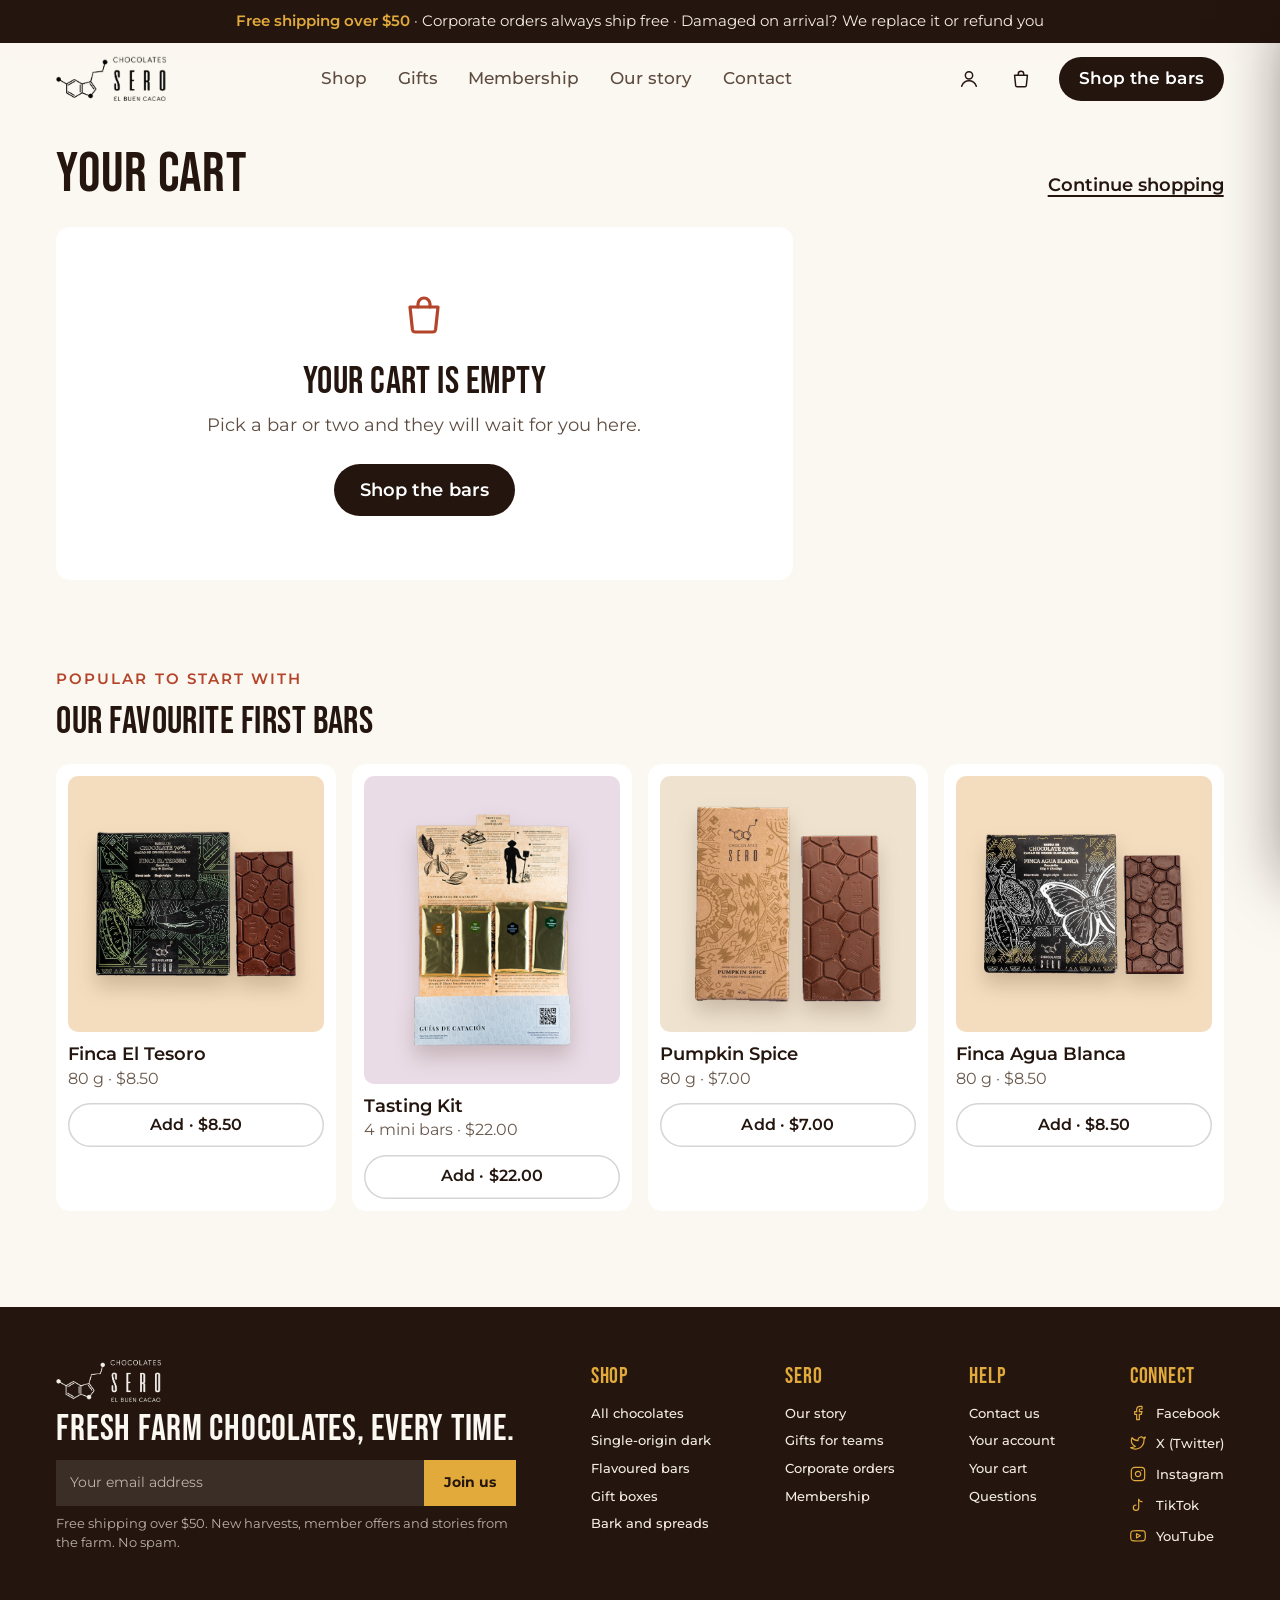
<file: cart.html>
<!doctype html>

<!-- ======================================================================
     PAGE: CART PAGE
     Shopping cart. Reads the cart saved in the browser (localStorage
     key "sero.cart"), shows items, totals and the checkout button.
     ====================================================================== -->
<!--  How this file is organised (top to bottom):
        1. <head>   : meta tags, fonts, page styles (CSS)
        2. <body>   : header, mobile menu, main content, footer
        3. scripts  : page behaviour, then the shared files in assets/
      Shared files: assets/sero.js (catalogue, cart), assets/stencil.css and
      assets/stencil.js (theme), assets/footer.css (footer), assets/pages.css
      (gifts and membership). -->

<html lang="en">
  <!-- ======================================================================
       AREA: HEAD
       Page title, meta tags, fonts and styles. Nothing here is visible
       on the page itself.
       ====================================================================== -->

  <head>
    <meta charset="utf-8" />
    <meta name="viewport" content="width=device-width, initial-scale=1" />
    <title>Your cart – Sero Chocolates</title>
    <meta name="description" content="Your Sero Chocolates cart." />
    <link rel="preconnect" href="https://fonts.googleapis.com" />
    <link rel="preconnect" href="https://fonts.gstatic.com" crossorigin />
    <link
      href="https://fonts.googleapis.com/css2?family=Caveat:wght@500&family=Bebas+Neue&family=Montserrat:wght@400;500;600;700;800&display=swap"
      rel="stylesheet"
    />
    <!-- ======================================================================
         JS: PAGE SCRIPT
         JavaScript for this page (inline).
         ====================================================================== -->
    <script>
      document.documentElement.classList.add("js");
    </script>
    <!-- ======================================================================
         CSS: STYLES
         CSS for this page. Colours, fonts and spacing are set as variables
         near the top of the first block.
         ====================================================================== -->
    <style>
      :root {
        --paper: #fbf7f1;
        --sand: #f3ebdf;
        --ink: #24160f;
        --ink-2: #5e4c40;
        --muted: #6a5a4e;
        --act: #24160f;
        --act-h: #b4452a;
        --accent: #b4452a;
        --gold: #e2a93b;
        --berry: #6e1f33;
        --blush: #f5e9e3;
        --night: #140c08;
        --foil: linear-gradient(135deg, #f7de97 0%, #e2a93b 38%, #b98330 62%, #f3d27e 100%);
        --t-kampura: #f4ddbe;
        --t-tesoro: #dce3cf;
        --t-agua: #d3e2dc;
        --t-asipasm: #eed6d2;
        --t-flav: #efe3d0;
        --t-gift: #e9dce6;
        --t-bark: #e8dacb;
        --t-ess: #e4e0d2;
        --t-pro: #dde0e4;
        --r: 14px;
        --sh: 0 18px 40px -24px rgba(36, 22, 15, 0.35);
        --f-d: "Bebas Neue", "Impact", sans-serif;
        --f-s: "Montserrat", system-ui, sans-serif;
        --f-b: "Montserrat", system-ui, sans-serif;
        --f-h: "Caveat", cursive;
        --fs-h2: clamp(46px, 5.4vw, 86px);
        --fs-sub: clamp(18px, 1.5vw, 21px);
        --fs-body: 17px;
        --g: clamp(20px, 4.4vw, 72px);
        --max: 1280px;
        --s1: 4px;
        --s2: 8px;
        --s3: 12px;
        --s4: 16px;
        --s5: 24px;
        --s6: 32px;
        --s7: 48px;
        --s8: 64px;
        --s9: 96px;
        --ease: cubic-bezier(0.2, 0.7, 0.2, 1);
      }
      * {
        box-sizing: border-box;
        margin: 0;
        padding: 0;
      }
      html {
        scroll-behavior: smooth;
      }
      body {
        font-family: var(--f-b);
        font-size: 17.5px;
        line-height: 1.65;
        color: var(--ink);
        background: var(--paper);
        -webkit-font-smoothing: antialiased;
        overflow-x: hidden;
      }
      img {
        display: block;
        max-width: 100%;
      }
      a {
        color: inherit;
        text-decoration: none;
      }
      ul,
      ol {
        list-style: none;
      }
      button,
      input,
      textarea {
        font: inherit;
        color: inherit;
      }
      button {
        background: none;
        border: 0;
        cursor: pointer;
      }
      :focus-visible {
        outline: 2px solid var(--accent);
        outline-offset: 3px;
        border-radius: 4px;
      }
      .skip {
        position: absolute;
        left: 12px;
        top: -60px;
        z-index: 100;
        background: var(--ink);
        color: #fff;
        padding: 10px 16px;
        border-radius: 8px;
      }
      .skip:focus {
        top: 12px;
      }
      .in-w {
        max-width: var(--max);
        margin: 0 auto;
        padding: 0 var(--g);
      }
      /* type system: Bebas Neue for headings, Montserrat for subheadings, labels and buttons, Montserrat for text */
      h1,
      h2,
      .h2 {
        text-wrap: balance;
        font-family: var(--f-d);
        font-weight: 800;
        letter-spacing: 0.012em;
        text-transform: uppercase;
        line-height: 0.94;
      }
      h1 em,
      h2 em,
      .h2 em,
      h3 em {
        font-style: normal;
        color: var(--accent);
      }
      h3 {
        text-wrap: balance;
        font-family: var(--f-s);
        font-weight: 600;
        letter-spacing: -0.01em;
      }
      .eyebrow {
        font-family: var(--f-s);
        font-size: 14.5px;
        font-weight: 600;
        letter-spacing: 0.14em;
        text-transform: uppercase;
        color: var(--accent);
      }
      .h2 {
        font-size: var(--fs-h2);
        line-height: 0.94;
      }
      .lead {
        font-family: var(--f-s);
        font-size: var(--fs-sub);
        font-weight: 400;
        line-height: 1.45;
        color: var(--ink-2);
        max-width: 34em;
      }
      .body {
        font-size: var(--fs-body);
        color: var(--ink-2);
        max-width: 34em;
      }

      .btn {
        display: inline-flex;
        align-items: center;
        justify-content: center;
        gap: 10px;
        min-height: 52px;
        padding: 0 26px;
        border-radius: 999px;
        background: var(--act);
        color: #fff;
        font-family: var(--f-s);
        font-weight: 600;
        font-size: 17.5px;
        letter-spacing: 0.005em;
        transition:
          background-color 0.2s,
          color 0.2s,
          transform 0.15s,
          box-shadow 0.2s;
      }
      .btn:hover {
        background: var(--act-h);
      }
      .btn:active {
        transform: scale(0.97);
      }
      .btn.light {
        background: #fff;
        color: var(--ink);
        box-shadow: inset 0 0 0 1.5px rgba(36, 22, 15, 0.18);
      }
      .btn.light:hover {
        background: var(--ink);
        color: #fff;
        box-shadow: none;
      }
      .tl {
        font-family: var(--f-s);
        font-weight: 600;
        text-decoration: underline;
        text-decoration-thickness: 1.5px;
        text-underline-offset: 4px;
        transition: color 0.2s;
      }
      .tl:hover {
        color: var(--accent);
      }
      .ic {
        width: 22px;
        height: 22px;
        flex: 0 0 22px;
        fill: none;
        stroke: currentColor;
        stroke-width: 1.6;
        stroke-linecap: round;
        stroke-linejoin: round;
      }

      /* announcement + header */
      .ann {
        font-family: var(--f-s);
        background: var(--ink);
        color: #f4ede3;
        font-size: 15px;
        text-align: center;
        padding: 9px var(--g);
      }
      .ann b {
        font-weight: 600;
        color: var(--gold);
      }
      @media (max-width: 640px) {
        .ann-x {
          display: none;
        }
      }
      .hdr {
        position: sticky;
        top: 0;
        z-index: 60;
        background: rgba(251, 247, 241, 0.94);
        backdrop-filter: blur(10px);
        transition: box-shadow 0.3s;
      }
      .hdr.solid {
        box-shadow: 0 8px 24px -18px rgba(36, 22, 15, 0.4);
      }
      .hdr .in-w {
        display: grid;
        grid-template-columns: auto 1fr auto;
        align-items: center;
        gap: var(--s6);
        height: 72px;
      }
      .logo img {
        height: 44px;
        width: auto;
        mix-blend-mode: multiply;
      }
      .nav ul {
        display: flex;
        justify-content: center;
        gap: clamp(18px, 2.4vw, 36px);
      }
      .nav a {
        font-family: var(--f-s);
        font-size: 17px;
        font-weight: 500;
        padding: 8px 0;
        color: var(--ink-2);
        transition: color 0.2s;
      }
      .nav a:hover,
      .nav a[aria-current] {
        color: var(--ink);
      }
      .tools {
        display: flex;
        align-items: center;
        gap: var(--s2);
      }
      .icb {
        width: 44px;
        height: 44px;
        display: grid;
        place-items: center;
        border-radius: 50%;
        transition: background-color 0.2s;
      }
      .icb:hover {
        background: var(--sand);
      }
      .cart {
        position: relative;
      }
      .cart .badge {
        position: absolute;
        top: 4px;
        right: 2px;
        min-width: 18px;
        height: 18px;
        padding: 0 5px;
        border-radius: 9px;
        background: var(--accent);
        color: #fff;
        font-size: 11px;
        font-weight: 700;
        line-height: 18px;
        text-align: center;
      }
      .tools .btn {
        min-height: 44px;
        padding: 0 20px;
        font-size: 16.5px;
        margin-left: var(--s2);
      }
      .burger {
        display: none;
      }
      .drawer {
        position: fixed;
        inset: 0;
        z-index: 80;
        background: var(--paper);
        padding: 96px var(--g) var(--g);
        display: flex;
        flex-direction: column;
        gap: var(--s2);
        transform: translateX(100%);
        transition: transform 0.45s var(--ease);
        visibility: hidden;
      }
      .drawer.open {
        transform: none;
        visibility: visible;
      }
      .drawer a {
        font-family: var(--f-d);
        font-weight: 800;
        font-size: 54px;
        line-height: 1.1;
        text-transform: uppercase;
      }
      .drawer .x {
        position: absolute;
        right: var(--g);
        top: 20px;
      }

      /* reveal: only opacity and a short lift */
      .js [data-r] {
        opacity: 0;
        transform: translateY(14px);
        transition:
          opacity 0.7s var(--ease) var(--d, 0s),
          transform 0.7s var(--ease) var(--d, 0s);
      }
      .js [data-r].in {
        opacity: 1;
        transform: none;
      }

      /* photos: a soft wipe up and settle when they scroll in, a slow zoom on hover */
      .js [data-r] .pic {
        clip-path: inset(100% 0 0 0 round var(--r));
        transition: clip-path 1.1s var(--ease) var(--d, 0s);
      }
      .js [data-r].in .pic {
        clip-path: inset(0 0 0 0 round var(--r));
      }
      .js [data-r] .pic img {
        transform: scale(1.16);
        transition: transform 1.6s var(--ease) var(--d, 0s);
      }
      .js [data-r].in .pic img {
        transform: scale(1);
      }
      .js [data-r].in .pic:hover img {
        transform: scale(1.05);
        transition-duration: 0.9s;
        transition-delay: 0s;
      }
      .sec {
        padding: clamp(64px, 8vw, var(--s9)) 0;
      }
      .head {
        display: flex;
        justify-content: space-between;
        align-items: end;
        gap: var(--s4) var(--s6);
        flex-wrap: wrap;
        margin-bottom: var(--s6);
      }
      .head .eyebrow {
        margin-bottom: var(--s3);
      }
      .head.c {
        flex-direction: column;
        align-items: center;
        text-align: center;
        gap: 0;
        margin-bottom: var(--s7);
      }
      .head.c .lead {
        margin: var(--s4) auto 0;
      }

      .vh {
        position: absolute;
        width: 1px;
        height: 1px;
        overflow: hidden;
        clip: rect(0 0 0 0);
        white-space: nowrap;
      }
      .cartp {
        padding: var(--s6) 0 clamp(64px, 8vw, 96px);
      }
      .added {
        display: flex;
        align-items: center;
        gap: var(--s4);
        background: #fff;
        border-radius: var(--r);
        padding: var(--s3) var(--s4);
        box-shadow: var(--sh);
        margin-bottom: var(--s6);
        animation: pop 0.5s var(--ease) both;
      }
      @keyframes pop {
        from {
          opacity: 0;
          transform: translateY(-10px);
        }
        to {
          opacity: 1;
          transform: none;
        }
      }
      .added .ok {
        flex: 0 0 40px;
        width: 40px;
        height: 40px;
        border-radius: 50%;
        background: #2f6b4f;
        color: #fff;
        display: grid;
        place-items: center;
      }
      .added .ok .ic {
        stroke-width: 2.4;
      }
      .added .im {
        flex: 0 0 64px;
        width: 64px;
        height: 64px;
        border-radius: 10px;
        background: var(--tint);
        display: grid;
        place-items: center;
      }
      .added .im img {
        width: 84%;
        height: 84%;
        object-fit: contain;
      }
      .added .t {
        flex: 1;
        min-width: 0;
        line-height: 1.35;
      }
      .added .t b {
        display: block;
        font-family: var(--f-s);
        font-weight: 600;
        font-size: 18.5px;
      }
      .added .t span {
        font-size: 16px;
        color: var(--ink-2);
      }
      .added .acts {
        display: flex;
        gap: var(--s2);
        flex-wrap: wrap;
        justify-content: flex-end;
      }
      .added .btn {
        min-height: 44px;
        padding: 0 20px;
        font-size: 16.5px;
      }
      .added .x {
        flex: 0 0 40px;
        width: 40px;
        height: 40px;
        border-radius: 50%;
        display: grid;
        place-items: center;
        color: var(--muted);
      }
      .added .x:hover {
        background: var(--sand);
        color: var(--ink);
      }
      .ch {
        display: flex;
        align-items: baseline;
        flex-wrap: wrap;
        gap: var(--s2) var(--s4);
        margin-bottom: var(--s5);
      }
      .ch h1 {
        font-size: clamp(38px, 4.4vw, 56px);
        line-height: 1;
      }
      .ch span {
        font-size: 17.5px;
        color: var(--muted);
      }
      .ch a {
        margin-left: auto;
      }
      .cgrid {
        display: grid;
        grid-template-columns: minmax(0, 1fr) 380px;
        gap: clamp(24px, 4vw, 56px);
        align-items: start;
      }
      .ship {
        background: var(--sand);
        border-radius: var(--r);
        padding: var(--s4) var(--s5);
        margin-bottom: var(--s3);
        font-size: 16.5px;
      }
      .ship b {
        font-weight: 600;
      }
      .meter {
        height: 8px;
        border-radius: 99px;
        background: #fff;
        margin-top: 10px;
        overflow: hidden;
      }
      .meter i {
        display: block;
        height: 100%;
        width: var(--w);
        background: var(--accent);
        border-radius: inherit;
        transition: width 0.5s var(--ease);
      }
      .ship.done .meter i {
        background: #2f6b4f;
      }
      .lines {
        display: grid;
        gap: var(--s3);
      }
      .ln {
        display: grid;
        grid-template-columns: 112px minmax(0, 1fr) auto;
        gap: var(--s4);
        align-items: center;
        background: #fff;
        border-radius: var(--r);
        padding: var(--s3);
      }
      .ln .im {
        width: 112px;
        height: 112px;
        border-radius: 10px;
        background: var(--tint);
        display: grid;
        place-items: center;
      }
      .ln .im img {
        width: 84%;
        height: 84%;
        object-fit: contain;
        filter: drop-shadow(0 8px 8px rgba(60, 30, 10, 0.2));
      }
      .ln h3 {
        font-size: 21px;
        line-height: 1.2;
      }
      .ln h3 a:hover {
        color: var(--accent);
      }
      .ln .m {
        font-size: 15.5px;
        color: var(--muted);
        margin-top: 2px;
      }
      .ln .ctl {
        display: flex;
        align-items: center;
        flex-wrap: wrap;
        gap: var(--s2) var(--s4);
        margin-top: var(--s3);
      }
      .qty {
        display: inline-flex;
        align-items: center;
        background: var(--sand);
        border-radius: 999px;
        padding: 2px;
      }
      .qty button {
        width: 40px;
        height: 40px;
        border-radius: 50%;
        display: grid;
        place-items: center;
        font-size: 20px;
        line-height: 1;
        transition: background-color 0.2s;
      }
      .qty button:hover {
        background: #fff;
      }
      .qty output {
        min-width: 30px;
        text-align: center;
        font-weight: 600;
      }
      .rm {
        min-height: 40px;
        font-size: 15.5px;
        color: var(--muted);
        text-decoration: underline;
        text-underline-offset: 3px;
      }
      .rm:hover {
        color: var(--accent);
      }
      .ln .pr {
        align-self: start;
        padding: var(--s2) var(--s3) 0 0;
        text-align: right;
        font-weight: 600;
        font-size: 18px;
        white-space: nowrap;
      }
      .ln .pr s {
        display: block;
        font-weight: 400;
        font-size: 15.5px;
        color: var(--muted);
      }
      .gopt {
        margin-top: var(--s3);
        background: #fff;
        border-radius: var(--r);
        padding: var(--s4) var(--s5);
      }
      .gopt label {
        font-family: var(--f-s);
        display: flex;
        align-items: center;
        gap: var(--s3);
        min-height: 40px;
        cursor: pointer;
        font-weight: 600;
      }
      .gopt input {
        width: 20px;
        height: 20px;
        accent-color: var(--berry);
      }
      .gopt .ic {
        color: var(--berry);
      }
      .gopt textarea {
        display: none;
        width: 100%;
        min-height: 96px;
        margin-top: var(--s3);
        padding: var(--s3) var(--s4);
        border: 0;
        border-radius: 10px;
        background: var(--paper);
        box-shadow: inset 0 0 0 1.5px rgba(36, 22, 15, 0.16);
        resize: vertical;
        font-family: var(--f-h);
        font-size: 22px;
        line-height: 1.2;
        color: #26305e;
      }
      .gopt textarea:focus {
        outline: none;
        box-shadow: inset 0 0 0 2px var(--berry);
      }
      .gopt.on textarea {
        display: block;
      }
      .gopt small {
        display: none;
        margin-top: 6px;
        font-size: 14.5px;
        color: var(--muted);
      }
      .gopt.on small {
        display: block;
      }
      .sum {
        position: sticky;
        top: 96px;
        background: #fff;
        border-radius: var(--r);
        padding: var(--s5);
        box-shadow: var(--sh);
      }
      .sum h2 {
        font-size: 26px;
        margin-bottom: var(--s4);
      }
      .sum .row {
        display: flex;
        justify-content: space-between;
        gap: var(--s3);
        padding: 6px 0;
        font-size: 17px;
      }
      .sum .row small {
        display: block;
        font-size: 14.5px;
        color: var(--muted);
      }
      .sum .row.t {
        margin: var(--s3) calc(var(--s3) * -1) 0;
        padding: var(--s3);
        border-radius: 10px;
        background: var(--sand);
        font-weight: 700;
        font-size: 20px;
      }
      .sum .eta {
        display: flex;
        gap: 10px;
        align-items: center;
        font-size: 16px;
        color: var(--ink-2);
        margin: var(--s4) 0;
      }
      .sum .eta .ic {
        color: var(--accent);
      }
      .sum .btn {
        width: 100%;
        min-height: 56px;
        font-size: 18.5px;
      }
      .sum .tax {
        font-size: 14.5px;
        color: var(--muted);
        text-align: center;
        margin-top: 10px;
      }
      .assure {
        display: grid;
        gap: var(--s3);
        margin-top: var(--s5);
        background: var(--paper);
        border-radius: 10px;
        padding: var(--s4);
      }
      .assure li {
        display: flex;
        gap: 10px;
        align-items: flex-start;
        font-size: 15.5px;
        color: var(--ink-2);
        line-height: 1.45;
      }
      .assure .ic {
        width: 20px;
        height: 20px;
        flex-basis: 20px;
        color: var(--accent);
      }
      .assure a {
        color: var(--ink);
        font-weight: 600;
        text-decoration: underline;
        text-underline-offset: 3px;
      }
      .empty {
        background: #fff;
        border-radius: var(--r);
        padding: clamp(32px, 5vw, 64px);
        text-align: center;
      }
      .empty .ic {
        width: 48px;
        height: 48px;
        color: var(--accent);
        margin: 0 auto var(--s4);
      }
      .empty h2 {
        font-size: clamp(28px, 3vw, 38px);
      }
      .empty p {
        color: var(--ink-2);
        margin: var(--s3) auto var(--s5);
        max-width: 28em;
      }
      .more {
        margin-top: clamp(56px, 7vw, 88px);
      }
      .more .head {
        margin-bottom: var(--s5);
      }
      .more h2 {
        font-size: clamp(28px, 3vw, 40px);
      }
      .ups {
        display: grid;
        grid-template-columns: repeat(4, minmax(0, 1fr));
        gap: var(--s4);
      }
      .up {
        display: flex;
        flex-direction: column;
        background: #fff;
        border-radius: var(--r);
        padding: var(--s3);
      }
      .up .im {
        display: grid;
        place-items: center;
        aspect-ratio: 1/1;
        border-radius: 10px;
        background: var(--tint);
      }
      .up .im img {
        width: 78%;
        height: 78%;
        object-fit: contain;
        filter: drop-shadow(0 12px 10px rgba(60, 30, 10, 0.2));
        transition: transform 0.4s var(--ease);
      }
      .up:hover .im img {
        transform: translateY(-4px);
      }
      .up b {
        display: block;
        margin-top: var(--s3);
        font-family: var(--f-s);
        font-weight: 600;
        font-size: 18px;
        line-height: 1.2;
      }
      .up span {
        font-size: 15.5px;
        color: var(--muted);
      }
      .up .btn {
        margin-top: var(--s3);
        width: 100%;
        min-height: 44px;
        font-size: 16px;
      }
      .mbar {
        display: none;
      }
      @media (max-width: 1100px) {
        .nav {
          display: none;
        }
        .burger {
          display: grid;
        }
        .hdr .in-w {
          grid-template-columns: auto 1fr auto;
        }
        .logo {
          justify-self: center;
          grid-column: 2;
        }
        .burger {
          grid-column: 1;
          grid-row: 1;
        }
        .tools {
          grid-column: 3;
        }
        .ups {
          grid-template-columns: repeat(2, minmax(0, 1fr));
        }
      }
      @media (max-width: 900px) {
        .cgrid {
          grid-template-columns: 1fr;
        }
        .sum {
          position: static;
        }
      }
      @media (max-width: 640px) {
        .tools .btn {
          display: none;
        }
        .added {
          flex-wrap: wrap;
        }
        .added .t {
          flex-basis: calc(100% - 180px);
        }
        .added .acts {
          flex-basis: 100%;
          justify-content: stretch;
        }
        .added .acts .btn {
          flex: 1;
        }
        .ch a {
          display: none;
        }
        .ln {
          grid-template-columns: 84px minmax(0, 1fr);
          align-items: start;
        }
        .ln .im {
          width: 84px;
          height: 84px;
        }
        .ln h3 {
          font-size: 18px;
        }
        .ln .pr {
          grid-column: 2;
          grid-row: 1;
          justify-self: end;
          padding: 0;
        }
        .ln .info {
          grid-column: 2;
          grid-row: 1;
        }
        .ln .info h3,
        .ln .info .m {
          padding-right: 76px;
        }
        .ln .pr s {
          font-size: 14px;
        }
        .mbar {
          display: flex;
          align-items: center;
          gap: var(--s3);
          position: fixed;
          left: 0;
          right: 0;
          bottom: 0;
          z-index: 70;
          padding: 10px 16px calc(10px + env(safe-area-inset-bottom));
          background: rgba(251, 247, 241, 0.97);
          box-shadow: 0 -10px 24px -16px rgba(36, 22, 15, 0.45);
        }
        .mbar[hidden] {
          display: none;
        }
        .mbar div {
          line-height: 1.2;
          font-family: var(--f-s);
        }
        .mbar small {
          display: block;
          font-size: 14px;
          color: var(--muted);
        }
        .mbar b {
          font-size: 18px;
        }
        .mbar .btn {
          flex: 1;
        }
        body {
          padding-bottom: 76px;
        }
      }
      @media (prefers-reduced-motion: reduce) {
        *,
        *::before,
        *::after {
          animation-duration: 0.01ms !important;
          transition-duration: 0.01ms !important;
        }
      }

      /* footer: same content as the rest of the site, in this page's type */
      footer {
        --cacao: #24160f;
        --bone: #f4ede3;
        --bone-dim: rgba(244, 237, 227, 0.68);
        --line: rgba(244, 237, 227, 0.18);
        --pod: #e2a93b;
        --display: "Bebas Neue", "Impact", sans-serif;
        --serif: "Montserrat", system-ui, sans-serif;
      }
      footer {
        position: relative;
        background: var(--cacao);
        color: var(--bone);
        font-family: var(--serif);
        font-size: 18.5px;
        line-height: 1.55;
        text-align: left;
      }
      footer a {
        color: inherit;
        text-decoration: none;
      }
      footer ul {
        list-style: none;
      }
      .f-mid {
        display: grid;
        grid-template-columns: 3fr 7fr;
        gap: 50px;
        padding: clamp(56px, 8vw, 100px) 80px 34px;
      }
      .f-brand {
        grid-column: 1;
        grid-row: 1 / span 2;
      }
      .f-links {
        grid-column: 2;
        grid-row: 1;
      }
      .f-brand .logo-f img {
        height: 62px;
        width: auto;
        filter: invert(1);
        mix-blend-mode: screen;
        display: block;
        margin-bottom: 16px;
      }
      .f-brand p.tagline {
        font-family: var(--display);
        font-weight: 800;
        font-size: 30px;
        line-height: 1;
        letter-spacing: 0.03em;
        text-transform: uppercase;
        color: var(--bone);
        margin-bottom: 16px;
      }
      .f-brand address {
        font-style: normal;
        color: var(--bone-dim);
        font-size: 17.5px;
        line-height: 1.6;
        margin-bottom: 22px;
      }
      .join h4 {
        font-family: var(--display);
        font-weight: 800;
        font-size: 18px;
        letter-spacing: 0.12em;
        text-transform: uppercase;
        color: var(--pod);
        margin-bottom: 10px;
      }
      .join form {
        display: flex;
        flex-wrap: wrap;
        gap: 10px;
      }
      .join input {
        flex: 1 1 150px;
        min-width: 0;
        height: 48px;
        background: rgba(239, 231, 214, 0.06);
        border: 1.5px solid var(--line);
        border-radius: 2px;
        color: var(--bone);
        font-family: var(--serif);
        font-size: 17.5px;
        padding: 0 14px;
      }
      .join input:focus {
        outline: none;
        border-color: var(--pod);
        box-shadow: 0 0 0 3px rgba(242, 185, 52, 0.25);
      }
      .join input::placeholder {
        color: rgba(239, 231, 214, 0.55);
      }
      .join button {
        flex: 0 0 auto;
        height: 48px;
        padding: 0 20px;
        border-radius: 2px;
        background: var(--pod);
        color: var(--cacao);
        font-family: var(--display);
        font-weight: 800;
        font-size: 18px;
        letter-spacing: 0.05em;
        text-transform: uppercase;
        transition:
          background-color 0.2s,
          transform 0.2s;
      }
      .join button:hover {
        background: var(--bone);
        transform: translateY(-1px);
      }
      .join small {
        display: block;
        margin-top: 10px;
        color: var(--bone-dim);
        font-size: 15.5px;
      }
      .f-links {
        display: grid;
        grid-template-columns: repeat(4, 1fr);
        gap: 30px;
      }
      .f-links h4 {
        font-family: var(--display);
        font-weight: 800;
        font-size: 20px;
        letter-spacing: 0.06em;
        text-transform: uppercase;
        color: var(--pod);
        margin-bottom: 12px;
      }
      .f-links li a {
        display: inline-block;
        padding: 5px 0;
        font-size: 18.5px;
        color: var(--bone);
        opacity: 0.85;
        transition:
          color 0.2s,
          transform 0.2s,
          opacity 0.2s;
      }
      .f-links li a:hover {
        color: var(--pod);
        opacity: 1;
        transform: translateX(3px);
      }
      .soc a {
        display: flex !important;
        align-items: center;
        gap: 10px;
      }
      .soc svg {
        width: 18px;
        height: 18px;
        stroke: currentColor;
        fill: none;
        stroke-width: 1.6;
        stroke-linecap: round;
        stroke-linejoin: round;
        flex: none;
      }
      .legal {
        grid-column: 2;
        grid-row: 2;
        justify-self: end;
        align-self: end;
        display: flex;
        gap: 22px;
        white-space: nowrap;
        margin-bottom: 34px;
        font-size: 16.5px;
        color: var(--bone-dim);
      }
      .fedge {
        position: relative;
        z-index: 3;
      }
      .fedge::before {
        content: "";
        position: absolute;
        left: 0;
        right: 0;
        top: calc(clamp(56px, 8vw, 130px) * -1 + 1px);
        height: clamp(56px, 8vw, 130px);
        background: var(--cacao);
        -webkit-mask: var(--m-curve) center bottom/100% 100% no-repeat;
        mask: var(--m-curve) center bottom/100% 100% no-repeat;
        pointer-events: none;
      }
      @media (max-width: 1000px) {
        .f-mid {
          grid-template-columns: 1fr;
          padding: 50px 22px 30px;
        }
        .f-brand,
        .f-links,
        .legal {
          grid-column: 1;
          grid-row: auto;
        }
        .f-links {
          grid-template-columns: 1fr 1fr;
        }
        .legal {
          justify-self: start;
          margin: 0;
          white-space: normal;
          flex-wrap: wrap;
        }
      }
      @media (max-width: 560px) {
        .f-links {
          grid-template-columns: 1fr 1fr;
          gap: 26px 18px;
        }
        .f-links h4 {
          font-size: 18px;
        }
        .f-links li a {
          font-size: 16.5px;
          padding: 4px 0;
        }
      }
      footer .f-brand p.tagline {
        text-transform: uppercase;
        letter-spacing: 0.02em;
        font-weight: 800;
        font-size: 40px;
        line-height: 1;
      }
      footer h4,
      footer .join h4 {
        text-transform: none;
        letter-spacing: 0;
        font-family: "Montserrat", system-ui, sans-serif;
        font-weight: 600;
        font-size: 17.5px;
      }
      footer .join button {
        border-radius: 999px;
        font-family: "Montserrat", system-ui, sans-serif;
        font-weight: 600;
      }
      footer .join input {
        border-radius: 999px;
      }
    </style>
    <!-- ======================================================================
         CSS: STYLES
         CSS for this page. Colours, fonts and spacing are set as variables
         near the top of the first block.
         ====================================================================== -->
    <style>
      html {
        font-synthesis-weight: none;
      }
    </style>
    <link rel="stylesheet" href="assets/footer.css" />
    <link rel="stylesheet" href="assets/menu.css?v=1" />
  </head>
  <!-- ======================================================================
       AREA: BODY
       Everything the visitor sees.
       ====================================================================== -->

  <body>
    <a class="skip" href="#main">Skip to content</a>
    <p class="ann">
      <b>Free shipping over $50</b
      ><span class="ann-x">
        &middot; Corporate orders always ship free &middot; Damaged on arrival? We replace it or
        refund you</span
      >
    </p>
    <!-- ======================================================================
         AREA: HEADER
         Logo, main navigation (Shop, Gifts, Membership, Contact, Our
         story), account and cart icons.
         ====================================================================== -->
    <header class="hdr" id="hdr">
      <div class="in-w">
        <button
          class="icb burger"
          id="burger"
          aria-label="Open menu"
          aria-expanded="false"
          aria-controls="drawer"
        >
          <svg class="ic" viewBox="0 0 24 24" aria-hidden="true">
            <path d="M4 7h16M4 12h16M4 17h16" />
          </svg>
        </button>
        <a class="logo" href="index.html" aria-label="Sero Chocolates – home"
          ><img src="assets/logo-trim.png" alt="Sero Chocolates"
        /></a>
        <nav class="nav" aria-label="Main">
          <ul>
            <li><a href="shop.html">Shop</a></li>
            <li><a href="custom-gifts.html">Gifts</a></li>
            <li><a href="membership.html">Membership</a></li>
            <li><a href="about.html">Our story</a></li>
            <li><a href="contact.html">Contact</a></li>
          </ul>
        </nav>
        <div class="tools">
          <a class="icb" href="account.html" aria-label="Your account"
            ><svg class="ic" viewBox="0 0 24 24" aria-hidden="true">
              <circle cx="12" cy="8" r="4" />
              <path d="M4 20c1.5-4 4.5-6 8-6s6.5 2 8 6" /></svg></a
          ><a class="icb cart" href="cart.html" aria-label="Cart" aria-current="page"
            ><svg class="ic" viewBox="0 0 24 24" aria-hidden="true">
              <path d="M5 8h14l-1.2 11.2a1.5 1.5 0 0 1-1.5 1.3H7.7a1.5 1.5 0 0 1-1.5-1.3L5 8z" />
              <path d="M9 8V6.5a3 3 0 0 1 6 0V8" /></svg
            ><span class="badge" hidden>0</span></a
          ><a class="btn" href="shop.html" data-track="header_shop">Shop the bars</a>
        </div>
      </div>
    </header>
    <!-- ======================================================================
         AREA: MOBILE MENU
         Slide-out menu shown on phones and tablets.
         ====================================================================== -->
    <nav class="drawer" id="drawer" aria-label="Menu" aria-hidden="true">
      <button class="icb x" id="drawerX" aria-label="Close menu">
        <svg class="ic" viewBox="0 0 24 24" aria-hidden="true">
          <path d="M6 6l12 12M18 6L6 18" />
        </svg></button
      ><a href="shop.html">Shop</a><a href="custom-gifts.html">Gifts</a
      ><a href="membership.html">Membership</a><a href="about.html">Our story</a
      ><a href="contact.html">Contact</a><a href="account.html">Account</a
      ><a href="cart.html">Cart</a>
    </nav>

    <!-- ======================================================================
         AREA: MAIN CONTENT
         The page body. Each numbered block below is one section.
         ====================================================================== -->
    <main id="main" class="cartp">
      <!-- ======================================================================
           SECTION: 1. Content block - Your cart
           Block with class "in-w".
           ====================================================================== -->
      <div class="in-w">
        <div id="added"></div>
        <div class="ch">
          <h1>Your cart</h1>
          <span id="cnt"></span><a class="tl" href="shop.html">Continue shopping</a>
        </div>
        <div class="cgrid">
          <div>
            <div class="ship" id="ship"></div>
            <ul class="lines" id="lines" aria-label="Items in your cart"></ul>
            <div class="gopt" id="gopt">
              <label
                ><input type="checkbox" id="giftOn" />
                <svg class="ic" viewBox="0 0 24 24" aria-hidden="true">
                  <path d="M4 10h16v10H4zM3 7h18v3H3zM12 7v13" />
                  <path
                    d="M12 7c-1.5-3-5-3.5-5-1.2C7 7 9.5 7 12 7zm0 0c1.5-3 5-3.5 5-1.2C17 7 14.5 7 12 7z"
                  />
                </svg>
                This is a gift: add a note card</label
              >
              <textarea
                id="giftNote"
                maxlength="240"
                aria-label="Your message on the card"
                placeholder="Your message on the card..."
              ></textarea>
              <small>Up to 240 characters. It goes on a card inside the parcel.</small>
            </div>
          </div>
          <aside class="sum" id="sum" aria-labelledby="sum-h"></aside>
        </div>
        <section class="more" aria-labelledby="more-h">
          <div class="head">
            <div>
              <p class="eyebrow" id="more-e"></p>
              <h2 id="more-h"></h2>
            </div>
          </div>
          <div class="ups" id="ups"></div>
        </section>
      </div>
      <p class="vh" aria-live="polite" id="live"></p>
    </main>
    <div class="mbar" id="mbar">
      <div><small>Total</small><b id="mTot"></b></div>
      <a class="btn" href="checkout.html" data-track="mobile_checkout">Go to checkout</a>
    </div>
    <!-- ======================================================================
         AREA: FOOTER
         Logo, newsletter sign-up, and the shop / Sero / help links.
         ====================================================================== -->
    <footer class="sf">
      <div class="sf-in">
        <div class="sf-brand">
          <a class="sf-logo" href="index.html" aria-label="Sero Chocolates – home"
            ><img src="assets/logo-light.png" alt="Sero Chocolates"
          /></a>
          <p class="sf-tag">Fresh farm chocolates, every time.</p>
          <form
            class="sf-join"
            onsubmit="
              this.querySelector('button').textContent = 'Thank you';
              return false;
            "
          >
            <input
              type="email"
              placeholder="Your email address"
              aria-label="Email address"
              required
            /><button type="submit">Join us</button>
          </form>
          <small class="sf-note"
            >Free shipping over $50. New harvests, member offers and stories from the farm. No
            spam.</small
          >
        </div>
        <nav aria-label="Shop">
          <h4>Shop</h4>
          <ul>
            <li><a href="shop.html">All chocolates</a></li>
            <li><a href="shop.html?cat=dark">Single-origin dark</a></li>
            <li><a href="shop.html?cat=flavoured">Flavoured bars</a></li>
            <li><a href="shop.html?cat=gifts">Gift boxes</a></li>
            <li><a href="shop.html?cat=bark">Bark and spreads</a></li>
          </ul>
        </nav>
        <nav aria-label="Company">
          <h4>Sero</h4>
          <ul>
            <li><a href="about.html">Our story</a></li>
            <li><a href="custom-gifts.html">Gifts for teams</a></li>
            <li><a href="contact.html?type=corporate">Corporate orders</a></li>
            <li><a href="membership.html">Membership</a></li>
          </ul>
        </nav>
        <nav aria-label="Help">
          <h4>Help</h4>
          <ul>
            <li><a href="contact.html">Contact us</a></li>
            <li><a href="account.html">Your account</a></li>
            <li><a href="cart.html">Your cart</a></li>
            <li><a href="index.html#faq-h">Questions</a></li>
          </ul>
        </nav>
        <nav aria-label="Connect">
          <h4>Connect</h4>
          <ul class="sf-social">
            <li><a href="#" aria-label="Sero on Facebook" data-social="Facebook"><svg viewBox="0 0 24 24" aria-hidden="true"><path d="M18 2h-3a5 5 0 0 0-5 5v3H7v4h3v8h4v-8h3l1-4h-4V7a1 1 0 0 1 1-1h3z" /></svg>Facebook</a></li>
            <li><a href="#" aria-label="Sero on X (Twitter)" data-social="X (Twitter)"><svg viewBox="0 0 24 24" aria-hidden="true"><path d="M23 3a10.9 10.9 0 0 1-3.14 1.53 4.48 4.48 0 0 0-7.86 3v1A10.66 10.66 0 0 1 3 4s-4 9 5 13a11.64 11.64 0 0 1-7 2c9 5 20 0 20-11.5a4.5 4.5 0 0 0-.08-.83A7.72 7.72 0 0 0 23 3z" /></svg>X (Twitter)</a></li>
            <li><a href="#" aria-label="Sero on Instagram" data-social="Instagram"><svg viewBox="0 0 24 24" aria-hidden="true"><rect x="2" y="2" width="20" height="20" rx="5" /><path d="M16 11.4A4 4 0 1 1 12.6 8 4 4 0 0 1 16 11.4z" /><path d="M17.5 6.5h.01" /></svg>Instagram</a></li>
            <li><a href="#" aria-label="Sero on TikTok" data-social="TikTok"><svg viewBox="0 0 24 24" aria-hidden="true"><path d="M9 12a4 4 0 1 0 4 4V3c.5 2.5 2.5 4 5 4" /></svg>TikTok</a></li>
            <li><a href="#" aria-label="Sero on YouTube" data-social="YouTube"><svg viewBox="0 0 24 24" aria-hidden="true"><path d="M22.5 6.4a2.8 2.8 0 0 0-1.9-2C18.9 4 12 4 12 4s-6.9 0-8.6.5a2.8 2.8 0 0 0-1.9 2A29 29 0 0 0 1 11.8a29 29 0 0 0 .5 5.3A2.8 2.8 0 0 0 3.4 19c1.7.5 8.6.5 8.6.5s6.9 0 8.6-.5a2.8 2.8 0 0 0 1.9-2 29 29 0 0 0 .5-5.2 29 29 0 0 0-.5-5.4z" /><path d="M9.75 15 15.5 11.75 9.75 8.5z" /></svg>YouTube</a></li>
          </ul>
        </nav>
      </div>
    </footer>

    <!-- ======================================================================
         JS: SHARED SCRIPTS
         Files loaded from the assets folder (cart, catalogue, theme
         behaviour).
         ====================================================================== -->
    <script src="assets/sero.js"></script>
    <!-- ======================================================================
         JS: PAGE SCRIPT
         JavaScript for this page (inline).
         ====================================================================== -->
    <script>
      (function () {
        var PAGE = "cart";

        var hdr = document.getElementById("hdr");
        var onScroll = function () {
          hdr.classList.toggle("solid", window.scrollY > 40);
        };
        onScroll();
        window.addEventListener("scroll", onScroll, { passive: true });
        var burger = document.getElementById("burger"),
          drawer = document.getElementById("drawer");
        var setMenu = function (o) {
          drawer.classList.toggle("open", o);
          drawer.setAttribute("aria-hidden", String(!o));
          burger.setAttribute("aria-expanded", String(o));
          document.body.style.overflow = o ? "hidden" : "";
        };
        burger.addEventListener("click", function () {
          setMenu(true);
        });
        document.getElementById("drawerX").addEventListener("click", function () {
          setMenu(false);
        });
        drawer.addEventListener("click", function (e) {
          if (e.target.closest("a")) setMenu(false);
        });

        /* every [data-track] click goes to window.dataLayer, ready for Google Tag Manager or GA4.
     Listening on window in the capture phase runs before the shared cart script on document,
     so add-to-cart and the cart icon open the new cart page instead of the old drawer. */
        window.dataLayer = window.dataLayer || [];
        window.addEventListener(
          "click",
          function (e) {
            if (!e.target.closest) return;
            var t = e.target.closest("[data-track]");
            if (t)
              window.dataLayer.push({
                event: "sero_click",
                action: t.dataset.track,
                product: t.dataset.add || null,
                page: PAGE,
              });
            var a = e.target.closest("[data-add]");
            if (a && window.Sero) {
              e.preventDefault();
              e.stopImmediatePropagation();
              window.Sero.add(a.dataset.add, 1);
              location.href = "cart.html?added=" + encodeURIComponent(a.dataset.add);
              return;
            }
            var c = e.target.closest("a.cart");
            if (c) {
              e.preventDefault();
              e.stopImmediatePropagation();
              location.href = "cart.html";
            }
          },
          true,
        );

        var S = window.Sero;
        if (!S) return;
        var $ = function (id) {
            return document.getElementById(id);
          },
          m = S.money,
          e = S.esc;
        var TINT = {
          dark: "--t-kampura",
          flavoured: "--t-flav",
          gifts: "--t-gift",
          bark: "--t-bark",
          essentials: "--t-ess",
          wholesale: "--t-pro",
        };
        var tint = function (p) {
          return "var(" + (TINT[p.cat] || "--sand") + ")";
        };
        var IC_OK =
            '<svg class="ic" viewBox="0 0 24 24" aria-hidden="true"><path d="M5 12.5l4.5 4.5L19 7.5"/></svg>',
          IC_X =
            '<svg class="ic" viewBox="0 0 24 24" aria-hidden="true"><path d="M6 6l12 12M18 6L6 18"/></svg>',
          IC_TRUCK =
            '<svg class="ic" viewBox="0 0 24 24" aria-hidden="true"><path d="M3 6h11v10H3zM14 9h4l3 3v4h-7"/><circle cx="7" cy="17.5" r="1.8"/><circle cx="17.5" cy="17.5" r="1.8"/></svg>',
          IC_SHIELD =
            '<svg class="ic" viewBox="0 0 24 24" aria-hidden="true"><path d="M12 3l7 3v6c0 4.5-3 7.6-7 9-4-1.4-7-4.5-7-9V6z"/><path d="M9 12l2 2 4-4"/></svg>',
          IC_CROWN =
            '<svg class="ic" viewBox="0 0 24 24" aria-hidden="true"><path d="M3 8l4.5 4L12 5l4.5 7L21 8l-2 11H5z"/></svg>',
          IC_BAG =
            '<svg class="ic" viewBox="0 0 24 24" aria-hidden="true"><path d="M5 8h14l-1.2 11.2a1.5 1.5 0 0 1-1.5 1.3H7.7a1.5 1.5 0 0 1-1.5-1.3L5 8z"/><path d="M9 8V6.5a3 3 0 0 1 6 0V8"/></svg>';

        /* the "added" confirmation, shown once when we arrive from an add-to-cart button */
        var q = new URLSearchParams(location.search),
          addedId = q.get("added");
        if (addedId) {
          try {
            history.replaceState(null, "", "cart.html");
          } catch (err) {}
        }
        var fromSite =
          document.referrer &&
          document.referrer.indexOf(location.origin) === 0 &&
          document.referrer.indexOf("cart.html") < 0;
        var showAdded = function () {
          var p = addedId && S.byId(addedId),
            box = $("added");
          if (
            !p ||
            !S.lines().some(function (l) {
              return l.p.id === p.id;
            })
          ) {
            box.innerHTML = "";
            return;
          }
          box.innerHTML =
            '<div class="added" role="status"><span class="ok">' +
            IC_OK +
            '</span><span class="im" style="--tint:' +
            tint(p) +
            '"><img src="' +
            e(p.img) +
            '" alt=""></span>' +
            '<div class="t"><b>Added to your cart</b><span>' +
            e(p.name) +
            " &middot; " +
            e(p.size) +
            " &middot; " +
            m(p.price) +
            "</span></div>" +
            '<div class="acts"><a class="btn light" id="keep" href="' +
            (fromSite ? e(document.referrer) : "shop.html") +
            '" data-track="keep_shopping">Keep shopping</a><a class="btn" href="checkout.html" data-track="added_checkout">Checkout</a></div>' +
            '<button class="x" id="addedX" aria-label="Close message">' +
            IC_X +
            "</button></div>";
          $("addedX").addEventListener("click", function () {
            addedId = null;
            box.innerHTML = "";
          });
          $("keep").addEventListener("click", function (ev) {
            if (fromSite) {
              ev.preventDefault();
              history.back();
            }
          });
        };

        /* gift note: same storage as the cart drawer, so checkout reads it */
        var gift = S.ls.get("sero.gift", { on: false, note: "" });
        $("giftOn").checked = !!gift.on;
        $("giftNote").value = gift.note || "";
        $("gopt").classList.toggle("on", !!gift.on);
        $("giftOn").addEventListener("change", function () {
          gift.on = this.checked;
          S.ls.set("sero.gift", gift);
          $("gopt").classList.toggle("on", gift.on);
          if (gift.on) $("giftNote").focus();
        });
        $("giftNote").addEventListener("input", function () {
          gift.note = this.value.slice(0, 240);
          S.ls.set("sero.gift", gift);
        });

        var line = function (l) {
          var p = l.p,
            id = p.id;
          return (
            '<li class="ln" data-id="' +
            id +
            '"><a class="im" href="product.html?id=' +
            id +
            '" style="--tint:' +
            tint(p) +
            '" tabindex="-1" aria-hidden="true"><img src="' +
            e(p.img) +
            '" alt=""></a>' +
            '<div class="info"><h3><a href="product.html?id=' +
            id +
            '">' +
            e(p.name) +
            '</a></h3><p class="m">' +
            e(p.size) +
            " &middot; " +
            e(S.CAT[p.cat] || "") +
            " &middot; " +
            m(p.price) +
            " each</p>" +
            '<div class="ctl"><div class="qty" role="group" aria-label="Quantity of ' +
            e(p.name) +
            '"><button type="button" data-q="-1" data-k="d' +
            id +
            '" aria-label="One fewer">&minus;</button><output aria-live="off">' +
            l.q +
            '</output><button type="button" data-q="1" data-k="u' +
            id +
            '" aria-label="One more">+</button></div>' +
            '<button type="button" class="rm" data-rm data-k="r' +
            id +
            '">Remove</button></div></div>' +
            '<p class="pr">' +
            m(p.price * l.q) +
            (p.was ? "<s>" + m(p.was * l.q) + "</s>" : "") +
            "</p></li>"
          );
        };

        var ups = function (left) {
          var have = {};
          S.lines().forEach(function (l) {
            have[l.p.id] = 1;
          });
          var c = S.P.filter(function (p) {
            return (
              !have[p.id] && !p.photo && ["dark", "flavoured", "gifts", "bark"].indexOf(p.cat) >= 0
            );
          });
          c.sort(function (a, b) {
            if (left > 0) {
              var A = a.price >= left,
                B = b.price >= left;
              if (A !== B) return A ? -1 : 1;
              if (A) return a.price - b.price;
            }
            return b.pop - a.pop;
          });
          return c.slice(0, 4);
        };

        var first = true;
        var render = function () {
          var f = document.activeElement,
            k = f && f.dataset && f.dataset.k;
          var L = S.lines(),
            n = S.count(),
            sub = S.subtotal(),
            sh = S.shipping(),
            C = S.CONFIG,
            left = Math.max(0, C.freeShippingAt - sub);
          $("cnt").textContent = n ? n + (n === 1 ? " item" : " items") : "";
          var has = L.length > 0;
          $("ship").hidden = $("gopt").hidden = $("sum").hidden = !has;
          $("mbar").hidden = !has;
          $("ship").className = "ship" + (left > 0 ? "" : " done");
          $("ship").innerHTML =
            (left > 0
              ? "Add <b>" + m(left) + "</b> more for free shipping"
              : "<b>You have free shipping</b> on this order") +
            '<div class="meter" aria-hidden="true"><i style="--w:' +
            Math.min(100, (sub / C.freeShippingAt) * 100) +
            '%"></i></div>';
          $("lines").innerHTML = has
            ? L.map(line).join("")
            : '<li class="empty">' +
              IC_BAG +
              '<h2>Your cart is empty</h2><p>Pick a bar or two and they will wait for you here.</p><a class="btn" href="shop.html" data-track="empty_shop">Shop the bars</a></li>';
          $("sum").innerHTML =
            '<h2 id="sum-h">Order summary</h2>' +
            '<div class="row"><span>Subtotal</span><span>' +
            m(sub) +
            "</span></div>" +
            '<div class="row"><span>Shipping<small>Free on orders over $' +
            C.freeShippingAt +
            "</small></span><span>" +
            (sh ? m(sh) : "Free") +
            "</span></div>" +
            '<div class="row t"><span>Total</span><span>' +
            m(sub + sh) +
            "</span></div>" +
            '<p class="eta">' +
            IC_TRUCK +
            e(C.delivery.label) +
            ", " +
            e(C.delivery.days) +
            "</p>" +
            '<a class="btn" href="checkout.html" data-track="cart_checkout">Go to checkout</a><p class="tax">Taxes are confirmed at checkout.</p>' +
            '<ul class="assure"><li>' +
            IC_SHIELD +
            "<span>Arrives damaged? Tell us within 7 days and we replace it or refund you.</span></li>" +
            "<li>" +
            IC_CROWN +
            '<span>Sero Club members get 10% off one order every month. <a href="account.html#membership">Join the club</a></span></li></ul>';
          $("mTot").textContent = m(sub + sh);
          var u = ups(has ? left : 0);
          $("more-e").textContent = has
            ? left > 0
              ? "Free shipping is close"
              : "Complete your order"
            : "Popular to start with";
          $("more-h").textContent = has
            ? left > 0
              ? "Add " + m(left) + " more and shipping is free"
              : "You might also like"
            : "Our favourite first bars";
          $("ups").innerHTML = u
            .map(function (p) {
              return (
                '<article class="up"><a class="im" href="product.html?id=' +
                p.id +
                '" style="--tint:' +
                tint(p) +
                '"><img src="' +
                e(p.img) +
                '" alt="' +
                e(p.name) +
                '" loading="lazy"></a><b>' +
                e(p.name) +
                "</b><span>" +
                e(p.size) +
                " &middot; " +
                m(p.price) +
                '</span><button type="button" class="btn light" data-up="' +
                p.id +
                '" data-track="cart_upsell">Add &middot; ' +
                m(p.price) +
                "</button></article>"
              );
            })
            .join("");
          if (first) showAdded();
          else $("live").textContent = "Cart updated. Total " + m(sub + sh) + ".";
          if (k) {
            var t = document.querySelector('[data-k="' + k + '"]');
            if (t) t.focus({ preventScroll: true });
          }
          first = false;
        };

        document.getElementById("main").addEventListener("click", function (ev) {
          var t = ev.target,
            ln = t.closest(".ln"),
            id = ln && +ln.dataset.id;
          var b = t.closest("[data-q]");
          if (b && id) {
            var cur = 0;
            S.lines().forEach(function (l) {
              if (l.p.id === id) cur = l.q;
            });
            S.setQty(id, cur + +b.dataset.q);
            return;
          }
          if (t.closest("[data-rm]") && id) {
            S.setQty(id, 0);
            return;
          }
          var a = t.closest("[data-up]");
          if (a) {
            S.add(a.dataset.up, 1);
            return;
          }
        });
        document.addEventListener("sero:cart", render);
        render();
      })();
    </script>
    <script src="assets/menu.js?v=1" defer></script>
  </body>
</html>
</file>
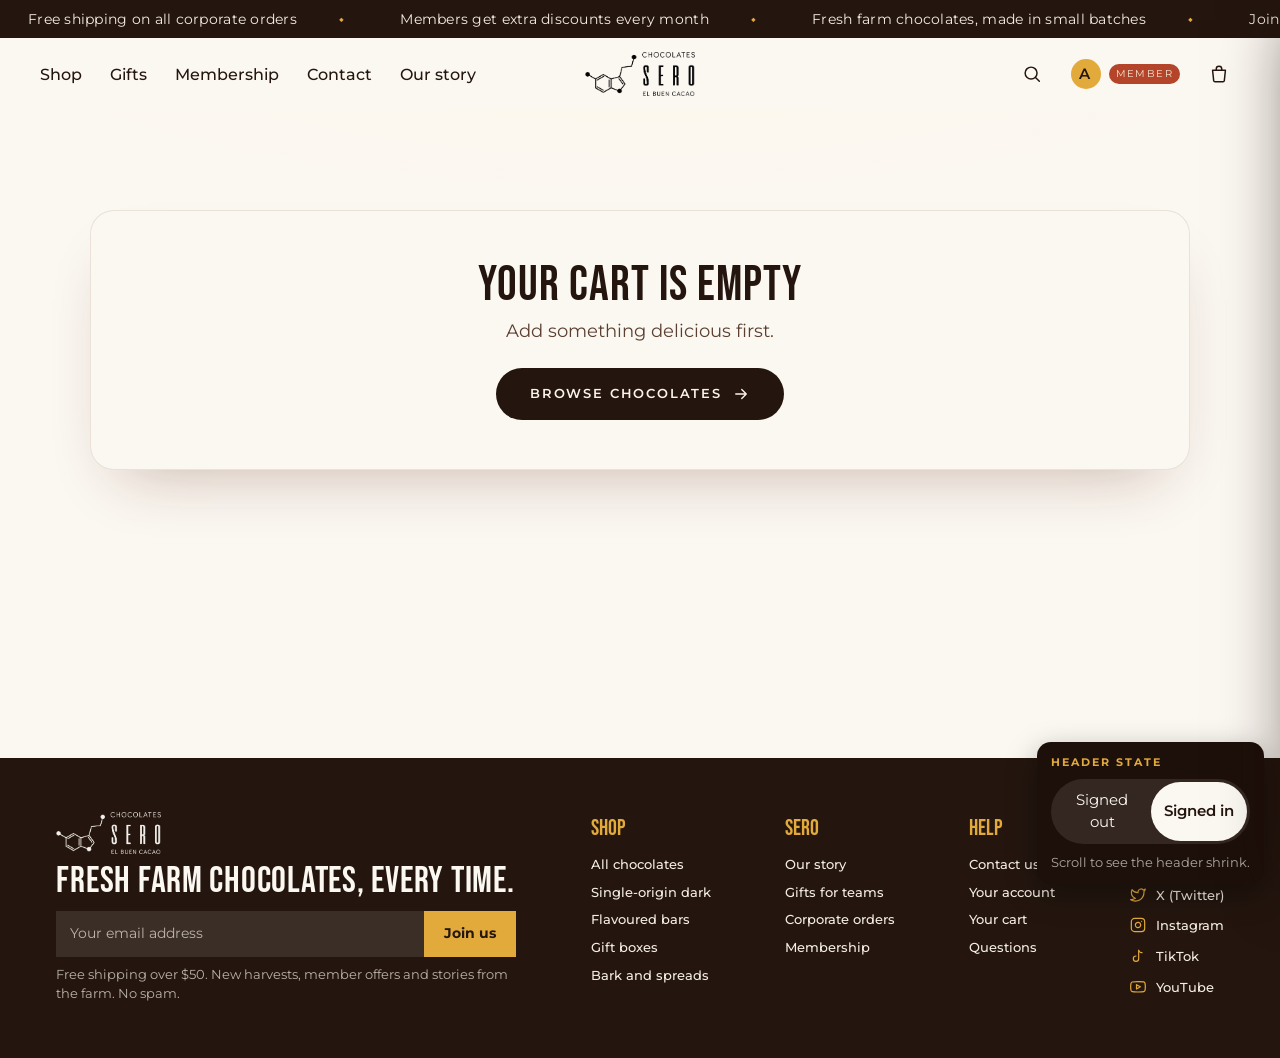
<file: checkout.html>
<!doctype html>

<!-- ======================================================================
     PAGE: CHECKOUT PAGE
     Delivery details, shipping method, payment and order summary.
     ====================================================================== -->
<!--  How this file is organised (top to bottom):
        1. <head>   : meta tags, fonts, page styles (CSS)
        2. <body>   : header, mobile menu, main content, footer
        3. scripts  : page behaviour, then the shared files in assets/
      Shared files: assets/sero.js (catalogue, cart), assets/stencil.css and
      assets/stencil.js (theme), assets/footer.css (footer), assets/pages.css
      (gifts and membership). -->

<html lang="en">
  <!-- ======================================================================
       AREA: HEAD
       Page title, meta tags, fonts and styles. Nothing here is visible
       on the page itself.
       ====================================================================== -->

  <head>
    <meta charset="utf-8" />
    <meta name="viewport" content="width=device-width, initial-scale=1" />
    <title>Checkout – Sero Chocolates</title>
    <link rel="preconnect" href="https://fonts.googleapis.com" />
    <link
      href="https://fonts.googleapis.com/css2?family=Dancing+Script:wght@600;700&family=Bebas+Neue&family=Montserrat:wght@400;500;600;700;800&display=swap"
      rel="stylesheet"
    />
    <!-- ======================================================================
         CSS: STYLES
         CSS for this page. Colours, fonts and spacing are set as variables
         near the top of the first block.
         ====================================================================== -->
    <style>
      :root {
        /* working palette – to be finalised in the colour discussion */
        --cocoa: #2a160d; /* deepest chocolate (footer, text on light) */
        --primary: #4f1b01; /* PRIMARY colour – header, footer (RGB 79 27 1) */
        --choc: #4f1b01;
        --milk: #8a5a3b; /* milk chocolate */
        --secondary: #f4f0eb; /* SECONDARY colour – text on primary, light surfaces */
        --cream: #f4f0eb;
        --sand: #e9d6b8; /* light sand */
        --burgundy: #6e1f33; /* accent / member */
        --amber: #d98e2c; /* highlight */
        --ink: #241410;
        --line: rgba(42, 22, 13, 0.16);

        --bar-h: 38px;
        --hdr-h: 64px; /* enlarged header (70% of first draft) */
        --hdr-h-small: 55px; /* compact header after scroll */
        --logo-h: 49px;
        --logo-h-small: 42px;
      }
      * {
        box-sizing: border-box;
        margin: 0;
        padding: 0;
      }
      html {
        scroll-behavior: smooth;
      }
      body {
        font-family: "Montserrat", system-ui, sans-serif;
        color: var(--ink);
        background: #fbf6ee;
        line-height: 1.5;
      }
      a {
        color: inherit;
        text-decoration: none;
      }
      button {
        font: inherit;
        color: inherit;
        background: none;
        border: 0;
        cursor: pointer;
      }
      ul {
        list-style: none;
      }
      :focus-visible {
        outline: 2px solid var(--amber);
        outline-offset: 3px;
      }

      /* ============ ANNOUNCEMENT BAR ============ */
      .announce {
        height: var(--bar-h);
        background: var(--burgundy);
        color: #f6e7d2;
        overflow: hidden;
        display: flex;
        align-items: center;
        font-size: 14.5px;
        letter-spacing: 0.08em;
        text-transform: uppercase;
        position: relative;
      }
      .announce:hover .ticker {
        animation-play-state: paused;
      }
      .ticker {
        display: flex;
        flex: none;
        white-space: nowrap;
        animation: marquee 32s linear infinite;
      }
      .ticker span {
        display: inline-flex;
        align-items: center;
        gap: 14px;
        padding: 0 28px;
      }
      .ticker span::after {
        content: "◆";
        color: var(--amber);
        font-size: 8px;
        margin-left: 28px;
      }
      @keyframes marquee {
        to {
          transform: translateX(-50%);
        }
      }

      /* ============ HEADER ============ */
      .header {
        position: fixed;
        top: var(--bar-h);
        left: 0;
        right: 0;
        z-index: 50;
        height: var(--hdr-h);
        background: transparent;
        color: var(--secondary);
        display: grid;
        grid-template-columns: 1fr auto 1fr;
        align-items: center;
        padding: 0 40px;
        transition:
          height 0.45s cubic-bezier(0.2, 0.7, 0.2, 1),
          background-color 0.45s,
          color 0.45s,
          box-shadow 0.45s;
      }
      .header nav ul {
        display: flex;
        align-items: center;
        gap: 28px;
      }
      .header .left {
        display: flex;
        align-items: center;
        height: 100%;
      }
      .header nav {
        display: flex;
        align-items: center;
      }
      .header nav a {
        white-space: nowrap;
        line-height: 1;
        font-size: 14.5px;
        font-weight: 500;
        letter-spacing: 0.14em;
        text-transform: uppercase;
        position: relative;
        padding: 8px 0;
      }
      .header nav a::after {
        content: "";
        position: absolute;
        left: 0;
        bottom: 0;
        height: 2px;
        width: 0;
        background: var(--amber);
        transition: width 0.3s;
      }
      .header nav a:hover::after,
      .header nav a[aria-current="page"]::after {
        width: 100%;
      }
      .logo {
        display: flex;
        align-items: center;
        line-height: 0;
      }
      .logo img {
        height: var(--logo-h);
        width: auto;
        transition: height 0.45s cubic-bezier(0.2, 0.7, 0.2, 1);
        filter: invert(1);
        mix-blend-mode: screen;
      } /* black-on-white PNG → white-on-chocolate */
      .actions {
        display: flex;
        justify-content: flex-end;
        align-items: center;
        gap: 8px;
      }
      .icon-btn {
        display: inline-flex;
        align-items: center;
        gap: 8px;
        min-height: 40px;
        min-width: 40px;
        justify-content: center;
        border-radius: 999px;
        padding: 0 10px;
        font-size: 15.5px;
        letter-spacing: 0.08em;
        text-transform: uppercase;
        transition: background 0.2s;
      }
      .icon-btn:hover {
        background: rgba(255, 255, 255, 0.12);
      }
      .icon-btn svg {
        width: 22px;
        height: 22px;
        stroke: currentColor;
        fill: none;
        stroke-width: 1.6;
        stroke-linecap: round;
        stroke-linejoin: round;
      }
      .badge {
        position: absolute;
        top: 2px;
        right: 0;
        min-width: 17px;
        height: 17px;
        border-radius: 9px;
        background: var(--amber);
        color: var(--cocoa);
        font-size: 11px;
        font-weight: 600;
        display: grid;
        place-items: center;
      }
      .cart {
        position: relative;
      }

      .search {
        display: flex;
        align-items: center;
      }
      .search input {
        width: 0;
        opacity: 0;
        border: 0;
        border-bottom: 1px solid currentColor;
        background: transparent;
        color: inherit;
        font: inherit;
        font-size: 15.5px;
        padding: 6px 0;
        transition:
          width 0.35s,
          opacity 0.35s;
      }
      .search.open input {
        width: 170px;
        opacity: 1;
        margin-right: 4px;
      }
      .search input::placeholder {
        color: inherit;
        opacity: 0.6;
      }

      /* account – two states */
      .acct {
        position: relative;
      }
      .acct .in {
        display: none;
      }
      body.signed-in .acct .out {
        display: none;
      }
      body.signed-in .acct .in {
        display: inline-flex;
      }
      .avatar {
        width: 30px;
        height: 30px;
        border-radius: 50%;
        background: var(--amber);
        color: var(--cocoa);
        display: grid;
        place-items: center;
        font-weight: 600;
        font-size: 14.5px;
      }
      .member-tag {
        font-size: 10px;
        letter-spacing: 0.14em;
        padding: 2px 7px;
        border-radius: 99px;
        background: var(--burgundy);
        color: #f6e7d2;
      }
      .menu-pop {
        position: absolute;
        right: 0;
        top: calc(100% + 6px);
        min-width: 220px;
        background: var(--cream);
        color: var(--ink);
        border-radius: 10px;
        box-shadow: 0 14px 40px rgba(42, 22, 13, 0.28);
        padding: 8px;
        display: none;
      }
      .acct.open .menu-pop {
        display: block;
      }
      .menu-pop .who {
        padding: 10px 12px 8px;
        border-bottom: 1px solid var(--line);
        margin-bottom: 6px;
      }
      .menu-pop .who b {
        display: block;
        font-size: 16.5px;
      }
      .menu-pop .who small {
        color: var(--milk);
      }
      .menu-pop a {
        display: block;
        padding: 9px 12px;
        border-radius: 6px;
        font-size: 15.5px;
      }
      .menu-pop a:hover {
        background: var(--sand);
      }
      .menu-pop a.signout {
        color: var(--burgundy);
        border-top: 1px solid var(--line);
        margin-top: 6px;
        border-radius: 0 0 6px 6px;
      }

      .burger {
        display: none;
      }
      @media (max-width: 1180px) {
        .header {
          padding: 0 24px;
        }
        .header nav ul {
          gap: 18px;
        }
        .header nav a {
          font-size: 13px;
          letter-spacing: 0.1em;
        }
      }

      /* scrolled: half-height, light colours, shadow */
      body.scrolled .header {
        height: var(--hdr-h-small);
        background: var(--primary);
        box-shadow: 0 4px 18px rgba(0, 0, 0, 0.35);
      }
      body.scrolled .logo img {
        height: var(--logo-h-small);
      }

      @media (max-width: 980px) {
        .header {
          padding: 0 16px;
        }
        .header nav {
          display: none;
        }
        .burger {
          display: inline-flex;
        }
        .header .left {
          display: flex;
        }
        .logo img {
          height: 47px;
        }
        body.scrolled .logo img {
          height: 42px;
        }
        :root {
          --hdr-h: 68px;
        }
        .icon-btn .lbl {
          display: none;
        }
        .search.open input {
          width: 110px;
        }
        .drawer {
          display: none;
          position: fixed;
          inset: 0 auto 0 0;
          width: 78%;
          max-width: 320px;
          background: var(--choc);
          color: var(--cream);
          z-index: 60;
          padding: 90px 28px 28px;
        }
        .drawer.open {
          display: block;
        }
        .drawer a {
          display: block;
          padding: 14px 0;
          font-size: 20px;
          letter-spacing: 0.12em;
          text-transform: uppercase;
          border-bottom: 1px solid rgba(255, 255, 255, 0.14);
        }
      }
      .drawer {
        display: none;
      }

      /* ============ HERO ============ */
      .hero-home {
        --gutter: max(40px, calc((100vw - 1360px) / 2 + 40px));
        position: relative;
        min-height: calc(100svh - var(--bar-h));
        display: flex;
        align-items: stretch;
        overflow: hidden;
        background: #1b0c04;
        color: var(--secondary);
        isolation: isolate;
      }
      .hero-bg {
        position: absolute;
        inset: 0;
        z-index: -2;
        overflow: hidden;
        background: #1b0c04;
      }
      .bg-layer {
        position: absolute;
        inset: 0;
        background-position: center;
        background-size: cover;
        background-repeat: no-repeat;
      }
      .bg-panel {
        position: absolute;
        top: 0;
        height: 100%;
        background-position: center;
        background-size: cover;
        background-repeat: no-repeat;
      }
      .bg-group {
        position: absolute;
        inset: -24%;
        rotate: var(--tilt, 0deg);
        animation: groupDrift 24s ease-in-out infinite alternate;
        will-change: translate, scale;
      }
      @keyframes groupDrift {
        from {
          translate: -1.5% -1%;
          scale: 1;
        }
        to {
          translate: 1.5% 1%;
          scale: 1.05;
        }
      }
      @media (max-width: 980px) {
        .bg-group {
          inset: -45%;
        }
      }
      .bg-slider .slide {
        position: absolute;
        inset: 0;
        opacity: 0;
        transition: opacity 1.2s ease;
      }
      .bg-slider .slide.on {
        opacity: 1;
      }
      .bg-slider .slide.on .bg-layer,
      .bg-slider .slide.on .bg-photo {
        animation: kenburns 9s ease-out forwards;
      }
      @keyframes kenburns {
        from {
          transform: scale(1);
        }
        to {
          transform: scale(1.07);
        }
      }
      .hero-dots {
        position: absolute;
        left: 50%;
        bottom: 26px;
        transform: translateX(-50%);
        display: none;
        gap: 14px;
        z-index: 3;
      }
      .hero-dots.show {
        display: flex;
      }
      .hero-dots button {
        width: 16px;
        height: 16px;
        border-radius: 50%;
        border: 1.5px solid var(--amber);
        background: transparent;
        cursor: pointer;
        padding: 0;
        transition:
          background 0.3s,
          box-shadow 0.3s,
          transform 0.3s;
      }
      .hero-dots button:hover {
        transform: scale(1.15);
      }
      .hero-dots button.on {
        background: var(--secondary);
        box-shadow:
          0 0 0 3px rgba(110, 31, 51, 0.55),
          0 0 14px 4px rgba(110, 31, 51, 0.95);
      }
      .hero-shade {
        position: absolute;
        inset: 0;
        z-index: -1;
        pointer-events: none;
        /* chocolate radial gradient: lighter in the centre, darker towards the edges */
        background: radial-gradient(
          ellipse at center,
          rgba(79, 27, 1, 0.28) 0%,
          rgba(52, 18, 2, 0.55) 55%,
          rgba(24, 8, 0, 0.86) 100%
        );
      }
      .hero-inner {
        width: 100%;
        max-width: 1360px;
        margin: 0 auto;
        position: relative;
        padding: calc(var(--hdr-h) + 16px) 40px 64px;
        display: grid;
        grid-template-columns: 1.05fr 0.95fr;
        gap: 24px 40px;
        align-items: center;
      }
      .hero-copy {
        position: relative;
        z-index: 2;
      }
      .hero-cocoa {
        position: absolute;
        inset: 0;
        z-index: -1;
        pointer-events: none;
      }
      .hero-bars {
        position: absolute;
        inset: 0 0 0 40%;
        z-index: 1;
        pointer-events: none;
      }
      .hero-edge {
        position: absolute;
        inset: 0;
        z-index: 1;
        pointer-events: none;
      }
      .hero-fruit {
        position: relative;
        width: 100%;
        aspect-ratio: 1/1;
        max-width: 640px;
        justify-self: end;
        pointer-events: none;
      }
      .hero-bars {
        display: none;
      }
      .hero-home[data-bg^="blend"] .hero-bars {
        display: block;
      }
      .hero-inner {
        z-index: 2;
      }
      .hero-copy h1 {
        font-family: "Bebas Neue", "Impact", sans-serif;
        font-weight: 600;
        font-size: clamp(71.68px, 13.31vw, 192px);
        line-height: 0.92;
        letter-spacing: -0.01em;
        color: var(--secondary);
        text-wrap: balance;
        text-transform: uppercase;
      }
      .hero-copy .support {
        font-family: "Bebas Neue", "Impact", sans-serif;
        font-weight: 500;
        font-size: clamp(40.96px, 5.38vw, 76.8px);
        line-height: 1.05;
        color: var(--sand);
        margin-top: 22px;
        text-transform: uppercase;
      }
      .hero-actions {
        display: flex;
        flex-wrap: wrap;
        gap: 16px;
        margin-top: 40px;
        align-items: stretch;
      }
      .hbtn {
        display: inline-flex;
        align-items: center;
        justify-content: center;
        gap: 12px;
        min-height: 56px;
        padding: 0 34px;
        font-family: "Montserrat", sans-serif;
        font-weight: 600;
        font-size: 14.5px;
        letter-spacing: 0.14em;
        text-transform: uppercase;
        border: 1.5px solid transparent;
        border-radius: 0;
        cursor: pointer;
        background-repeat: no-repeat;
        background-position: left;
        background-size: 0% 100%;
        transition:
          background-size 0.4s,
          color 0.3s,
          transform 0.25s,
          border-color 0.3s;
      }
      .hbtn svg {
        width: 18px;
        height: 18px;
        fill: none;
        stroke: currentColor;
        stroke-width: 1.8;
        stroke-linecap: round;
        stroke-linejoin: round;
        transition: transform 0.25s;
      }
      .hbtn:hover {
        background-size: 100% 100%;
        color: var(--primary);
        transform: translateY(-2px);
      }
      .hbtn:hover svg {
        transform: translateX(4px);
      }
      .hbtn-light {
        background-color: var(--secondary);
        background-image: linear-gradient(var(--amber), var(--amber));
        color: var(--primary);
      }
      .hbtn-dark {
        background-color: var(--primary);
        background-image: linear-gradient(var(--amber), var(--amber));
        color: var(--secondary);
        border-color: rgba(244, 240, 235, 0.45);
      }
      .hbtn-dark:hover {
        border-color: var(--amber);
      }

      .hero-fruit img,
      .hero-cocoa img,
      .hero-bars img,
      .hero-edge img {
        position: absolute;
        width: var(--w);
        height: auto;
        transform: rotate(var(--r));
        filter: drop-shadow(0 18px 22px rgba(0, 0, 0, 0.45)) blur(var(--b, 0px));
        animation: float 7s ease-in-out infinite;
        animation-delay: var(--d, 0s);
        will-change: transform;
      }
      @keyframes float {
        0%,
        100% {
          transform: translateY(0) rotate(var(--r));
        }
        50% {
          transform: translateY(-12px) rotate(calc(var(--r) + 3deg));
        }
      }
      @media (max-width: 980px) {
        .hero-inner {
          grid-template-columns: 1fr;
          padding-top: calc(var(--hdr-h) + 32px);
          gap: 8px;
        }
        .hero-fruit {
          max-width: 440px;
          justify-self: center;
        }
        .hero-bars {
          inset: auto 0 0 0;
          height: 46%;
        }
        .hero-edge {
          display: none;
        }
        .hero-inner {
          padding-bottom: 140px;
        }
        .hero-copy h1 {
          font-size: clamp(52px, 15vw, 100px);
        }
      }

      .hero-eyebrow {
        display: flex;
        align-items: center;
        gap: 14px;
        font-family: "Montserrat", sans-serif;
        font-weight: 600;
        font-size: 13px;
        letter-spacing: 0.15em;
        text-transform: uppercase;
        color: var(--amber);
        margin-bottom: 22px;
        white-space: nowrap;
      }
      .hero-eyebrow span {
        display: inline-block;
        width: 38px;
        height: 1.5px;
        background: var(--amber);
        flex: none;
      }
      .stats-bar {
        width: 100%;
        background: var(--secondary);
        padding: 84px 40px 92px;
      }
      .stats-bar ul {
        list-style: none;
        max-width: 1360px;
        margin: 0 auto;
        display: grid;
        grid-template-columns: repeat(4, 1fr);
        gap: 40px;
      }
      .stats-bar li {
        padding: 0;
        position: relative;
      }
      .stat-7 .halo {
        position: absolute;
        left: -46px;
        top: -30px;
        width: 150px;
        height: 150px;
        border-radius: 50%;
        pointer-events: none;
        opacity: 0;
        background: radial-gradient(
          circle,
          rgba(110, 31, 51, 0.5) 0%,
          rgba(110, 31, 51, 0.22) 38%,
          rgba(110, 31, 51, 0) 70%
        );
      }
      .stats-bar b {
        display: block;
        font-family: "Dancing Script", cursive;
        font-weight: 700;
        font-size: 66px;
        line-height: 1;
        color: var(--primary);
      }
      .stats-bar span {
        display: block;
        margin-top: 12px;
        font-family: "Montserrat", system-ui, sans-serif;
        font-variation-settings:
          "opsz" 18,
          "wght" 480;
        font-size: 18.5px;
        line-height: 1.4;
        letter-spacing: 0.005em;
        color: rgba(79, 27, 1, 0.9);
        max-width: 250px;
      }
      .stats-bar span i {
        font-style: normal;
        font-variation-settings:
          "opsz" 18,
          "wght" 680;
        color: var(--burgundy);
      }
      .stats-bar b {
        position: relative;
        min-width: 3ch;
        transform-origin: left 70%;
      }
      .stat-7 b {
        will-change: text-shadow, transform, color;
      }
      .hero-cocoa img.puff {
        filter: none;
        opacity: 0.5;
        animation: drift 16s ease-in-out infinite;
        animation-delay: var(--d, 0s);
      }
      @keyframes drift {
        0%,
        100% {
          transform: translate(0, 0) scale(1);
        }
        50% {
          transform: translate(14px, -10px) scale(1.06);
        }
      }
      @media (max-width: 980px) {
        .stats-bar {
          padding: 56px 20px 60px;
        }
        .stats-bar ul {
          grid-template-columns: 1fr 1fr;
          gap: 30px 20px;
        }
        .stats-bar b {
          font-size: 50px;
        }
        .stats-bar span {
          font-size: 17.5px;
        }
        .hero-eyebrow {
          font-size: 11px;
          letter-spacing: 0.14em;
          white-space: normal;
        }
        .hero-copy {
          min-width: 0;
        }
        .hero-cocoa {
          opacity: 0.85;
        }
      }
      @media (prefers-reduced-motion: reduce) {
        .hero-fruit img,
        .hero-edge img,
        .hero-bars img,
        .hero-cocoa img,
        .hero-cocoa img.puff,
        .bg-group,
        .bg-slider .slide .bg-layer {
          animation: none;
        }
      }

      /* ============ CATEGORIES ============ */
      .cats {
        width: 100%;
        background: #2a0e03 url(assets/textures/choc-caramel.jpg) center top/cover no-repeat;
      }
      .cats-head {
        position: relative;
        width: 100%;
        min-height: 140px;
        padding: 104px 40px 34px;
        display: grid;
        place-items: center;
      }
      .cats-head h2 {
        position: relative;
        margin: 0;
        max-width: 1360px;
        text-align: center;
        font-family: "Montserrat", sans-serif;
        font-style: italic;
        font-weight: 600;
        font-size: clamp(20px, calc((100vw - 96px) / 23.6), 58px);
        white-space: nowrap;
        line-height: 1.15;
        letter-spacing: -0.01em;
        color: var(--secondary);
        text-shadow:
          0 2px 6px rgba(20, 6, 0, 0.55),
          0 2px 22px rgba(20, 6, 0, 0.6);
      }
      .cats-body {
        width: 100%;
        position: relative;
        padding: 6px 0 105px;
      }
      .dock-wrap {
        position: relative;
        width: 100%;
      }
      .dock {
        width: 100%;
        overflow-x: auto;
        overflow-y: hidden;
        scrollbar-width: none;
        padding: 120px 0 18px;
        scroll-snap-type: x proximity;
      }
      .dock::-webkit-scrollbar {
        display: none;
      }
      .dock-inner {
        --base: 164px;
        position: relative;
        display: flex;
        align-items: flex-end;
        gap: 28px;
        width: max-content;
        margin: 0 auto;
        padding: 0 112px;
      }
      .cat {
        flex: none;
        width: var(--base);
        display: flex;
        flex-direction: column;
        align-items: center;
        text-align: center;
        text-decoration: none;
        color: var(--primary);
        scroll-snap-align: center;
        outline: none;
      }
      .cat-disc {
        position: relative;
        display: block;
        width: var(--base);
        height: var(--base);
        border-radius: 50%;
        background: radial-gradient(circle at 34% 26%, var(--c2), var(--c1) 74%);
        box-shadow:
          0 16px 30px -10px rgba(10, 3, 0, 0.7),
          inset 0 0 0 1.5px rgba(255, 255, 255, 0.2);
        transform-origin: 50% 100%;
        transform: translateX(var(--dx, 0px)) scale(var(--s, 1));
        will-change: transform;
      }
      .cat-pop {
        position: absolute;
        left: 4%;
        right: 4%;
        top: -14%;
        bottom: 16%;
        display: grid;
        place-items: end center;
        pointer-events: none;
      }
      .cat-pop img {
        max-width: 100%;
        max-height: 100%;
        object-fit: contain;
        filter: drop-shadow(0 12px 12px rgba(10, 3, 0, 0.55));
        transition: translate 0.35s cubic-bezier(0.2, 0.7, 0.2, 1);
      }
      .cat:hover .cat-pop img,
      .cat:focus-visible .cat-pop img {
        translate: 0 -4%;
      }
      .cat-name,
      .cat-meta {
        display: block;
        transform: translateX(var(--dx, 0px));
      }
      .cat-name {
        margin-top: 20px;
        font-family: "Montserrat", sans-serif;
        font-weight: 600;
        font-size: 14.5px;
        letter-spacing: 0.14em;
        text-transform: uppercase;
        color: var(--secondary);
        line-height: 1.35;
        min-height: 2.7em;
        text-shadow: 0 1px 8px rgba(20, 6, 0, 0.5);
      }
      .cat-meta {
        margin-top: 4px;
        font-family: "Montserrat", sans-serif;
        font-style: italic;
        font-weight: 600;
        font-size: 16.5px;
        color: #f0b55f;
      }
      .cat:focus-visible .cat-disc {
        box-shadow:
          0 0 0 3px #2a0e03,
          0 0 0 6px var(--amber),
          0 14px 28px -10px rgba(10, 3, 0, 0.7);
      }
      .dock-arrow {
        position: absolute;
        top: 50%;
        z-index: 3;
        width: 46px;
        height: 46px;
        border-radius: 50%;
        border: 1.5px solid var(--amber);
        background: var(--primary);
        color: var(--secondary);
        font-size: 20px;
        line-height: 1;
        cursor: pointer;
        transform: translateY(-70%);
        transition:
          background 0.25s,
          color 0.25s,
          box-shadow 0.25s;
      }
      .dock-arrow:hover {
        background: var(--amber);
        color: var(--primary);
      }
      .dock-arrow.prev {
        left: 18px;
      }
      .dock-arrow.next {
        right: 18px;
      }
      @media (max-width: 1400px) {
        .dock-inner {
          --base: 150px;
          gap: 22px;
          padding: 0 70px;
        }
      }
      @media (max-width: 760px) {
        .cats-head h2 {
          white-space: normal;
          font-size: clamp(26px, 7.4vw, 38px);
        }
        .cats-head {
          padding: 72px 20px 28px;
        }
        .dock-inner {
          --base: 140px;
          gap: 20px;
          padding: 0 24px;
        }
        .dock {
          padding-top: 70px;
        }
      }

      /* ============ BEST SELLERS ============ */
      .best {
        width: 100%;
        background: var(--secondary);
        color: var(--primary);
        --ol: var(--primary);
        padding: 116px 40px 128px;
      }
      .best-inner {
        max-width: 1360px;
        margin: 0 auto;
      }
      .best-head {
        margin-bottom: 26px;
      }
      .best-row {
        display: flex;
        align-items: flex-end;
        justify-content: space-between;
        flex-wrap: wrap;
        gap: 12px 44px;
        margin: 2px 0 8px;
      }
      .best-head .eyebrow {
        color: var(--burgundy);
      }
      .best-head h2 {
        font-family: "Bebas Neue", "Impact", sans-serif;
        font-weight: 600;
        font-size: clamp(38.4px, 4.74vw, 66.56px);
        line-height: 1;
        color: var(--primary);
        margin: 0;
        white-space: nowrap;
        text-transform: uppercase;
      }
      .best-row .lnk {
        padding: 0 0 6px;
      }
      .best-sub {
        font-size: 17.5px;
        line-height: 1.5;
        color: #5b3f31;
      }
      .best .lnk {
        font-size: 14.5px;
      }
      .best-grid {
        display: grid;
        grid-template-columns: repeat(4, 1fr);
        gap: 24px;
      }
      .pcard {
        display: flex;
        flex-direction: column;
        gap: 12px;
      }
      .pcard-media {
        position: relative;
        display: grid;
        place-items: center;
        aspect-ratio: 4/5;
        border-radius: 20px;
        overflow: hidden;
        padding: 33% 7% 7%;
        background: radial-gradient(circle at 50% 38%, var(--m2), var(--m1) 78%);
        box-shadow: inset 0 0 0 1px rgba(79, 27, 1, 0.08);
      }
      .pcard-media img {
        width: 100%;
        height: 100%;
        object-fit: contain;
        filter: drop-shadow(0 18px 18px rgba(40, 12, 2, 0.38));
        transition: transform 0.5s cubic-bezier(0.2, 0.7, 0.2, 1);
      }
      .pcard:hover .pcard-media img {
        transform: translateY(-6px) scale(1.05);
      }
      .pdetails {
        display: flex;
        flex-direction: column;
        gap: 6px;
        padding: 2px 2px 0;
      }
      .pdetails h3 {
        font-family: "Bebas Neue", "Impact", sans-serif;
        font-weight: 600;
        font-size: 38.4px;
        line-height: 1.05;
        color: var(--primary);
      }
      .porigin {
        display: flex;
        gap: 10px;
        align-items: flex-start;
        font-size: 16.5px;
        line-height: 1.35;
        color: #5b3f31;
      }
      .porigin svg {
        flex: none;
        width: 18px;
        height: 18px;
        margin-top: 2px;
        fill: none;
        stroke: var(--burgundy);
        stroke-width: 1.7;
        stroke-linecap: round;
        stroke-linejoin: round;
      }
      .porigin b {
        display: block;
        font-weight: 500;
        color: var(--primary);
      }
      .porigin i {
        display: block;
        font-style: normal;
        font-size: 15px;
        opacity: 0.8;
      }
      .pingr {
        position: absolute;
        top: 12px;
        left: 12px;
        right: 12px;
        z-index: 2;
        list-style: none;
        display: flex;
        flex-wrap: wrap;
        gap: 6px;
      }
      .pingr li {
        padding: 5px 10px;
        border-radius: 99px;
        background: rgba(42, 14, 3, 0.9);
        backdrop-filter: blur(4px);
        font-size: 13px;
        font-weight: 500;
        letter-spacing: 0.03em;
        color: var(--secondary);
      }
      .pprice {
        display: grid;
        grid-template-columns: 1fr auto 1fr;
        align-items: baseline;
        gap: 12px;
        margin-top: 6px;
        padding-top: 10px;
        border-top: 1px solid rgba(79, 27, 1, 0.16);
      }
      .pprice b {
        font-family: "Bebas Neue", "Impact", sans-serif;
        font-weight: 600;
        font-size: 43.52px;
        line-height: 1;
        color: var(--primary);
        text-transform: uppercase;
      }
      .pprice span {
        font-size: 14.5px;
        color: #5b3f31;
        text-align: center;
      }
      .pprice::after {
        content: "";
      }
      @media (max-width: 1180px) {
        .best-grid {
          grid-template-columns: repeat(2, 1fr);
        }
        .best-head h2 {
          white-space: normal;
        }
      }
      @media (max-width: 620px) {
        .best {
          padding: 72px 20px 80px;
        }
        .best-grid {
          grid-template-columns: 1fr;
        }
      }

      /* ============ PROCESS ============ */
      .process {
        --p-bg: #6e1f33;
        --p-bg2: #9c3a55;
        --p-edge: rgba(0, 0, 0, 0.34);
        width: 100%;
        color: #fbf3e8;
        padding: 120px 40px 124px;
        overflow: hidden;
        background: radial-gradient(90% 120% at 18% 0%, var(--p-bg2) 0%, var(--p-bg) 62%);
      }
      .process-inner {
        max-width: 1360px;
        margin: 0 auto;
      }
      .process-head {
        margin-bottom: 52px;
        max-width: 1100px;
      }
      .process-head h2 {
        font-family: "Bebas Neue", "Impact", sans-serif;
        font-weight: 600;
        font-size: clamp(46.08px, 5.89vw, 81.92px);
        line-height: 1;
        color: #fbf3e8;
        margin: 0 0 14px;
        text-transform: uppercase;
      }
      .process-head p {
        font-size: 18px;
        line-height: 1.55;
        color: rgba(251, 243, 232, 0.85);
      }
      .process-track {
        display: flex;
        overflow-x: auto;
        overflow-y: visible;
        scroll-snap-type: x mandatory;
        scrollbar-width: none;
        scroll-behavior: smooth;
        outline: none;
        cursor: grab;
        padding: 8px 30px 36px 18px;
        margin: -8px -30px -36px -18px;
        user-select: none;
        -webkit-user-select: none;
      }
      .process-track.dragging {
        cursor: grabbing;
        scroll-behavior: auto;
      }
      .process-track::-webkit-scrollbar {
        display: none;
      }
      .step {
        flex: 0 0 100%;
        scroll-snap-align: start;
        display: grid;
        grid-template-columns: 1.1fr 0.9fr;
        gap: 76px;
        align-items: center;
        padding: 0 14px 0 0;
      }
      .step-media {
        position: relative;
      }
      .step-img {
        position: relative;
        margin: 0;
        border-radius: 24px;
        overflow: hidden;
        aspect-ratio: 5/4;
        background: rgba(0, 0, 0, 0.25);
        box-shadow: 0 30px 60px -28px rgba(0, 0, 0, 0.65);
      }
      .step-img img {
        width: 100%;
        height: 100%;
        object-fit: cover;
        display: block;
        transform: scale(1.04);
        transition: transform 1.4s cubic-bezier(0.2, 0.7, 0.2, 1);
        -webkit-user-drag: none;
        pointer-events: none;
      }
      .step.in .step-img img {
        transform: scale(1);
      }
      .step-img figcaption {
        position: absolute;
        left: 18px;
        bottom: 18px;
        padding: 6px 13px;
        border-radius: 99px;
        background: rgba(30, 10, 3, 0.78);
        color: #fbf3e8;
        font-size: 11px;
        font-weight: 600;
        letter-spacing: 0.16em;
        text-transform: uppercase;
      }
      /* the number sits on the right edge of the photo: about 80% on the picture, 20% hanging off it */
      .step-num {
        position: absolute;
        right: -0.2em;
        top: -0.12em;
        font-family: "Montserrat", sans-serif;
        font-weight: 600;
        font-size: clamp(88px, 10.5vw, 160px);
        line-height: 1;
        letter-spacing: -0.02em;
        color: #ffe2a8;
        text-shadow:
          0 2px 0 rgba(120, 60, 10, 0.35),
          0 14px 34px rgba(0, 0, 0, 0.5);
        pointer-events: none;
        font-feature-settings: "lnum" 1;
      }
      /* story panel: light from the top right, so top + right look pressed in and left + bottom look raised, with the shadow falling to the lower left */
      .step-text {
        position: relative;
        padding: 46px 44px;
        border-radius: 22px;
        background: linear-gradient(145deg, rgba(255, 255, 255, 0.07), rgba(0, 0, 0, 0.12));
        border-style: solid;
        border-width: 3px;
        border-color: var(--p-edge) var(--p-edge) rgba(255, 255, 255, 0.24)
          rgba(255, 255, 255, 0.24);
        box-shadow:
          -12px 14px 26px -6px rgba(0, 0, 0, 0.5),
          inset 0 7px 12px -4px rgba(0, 0, 0, 0.5),
          inset -7px 0 12px -4px rgba(0, 0, 0, 0.5);
        opacity: 0;
        transform: translateY(18px);
        transition:
          opacity 0.7s ease 0.15s,
          transform 0.7s ease 0.15s;
      }
      .step.in .step-text {
        opacity: 1;
        transform: none;
      }
      .step-text h3 {
        font-family: "Bebas Neue", "Impact", sans-serif;
        font-weight: 600;
        font-size: clamp(38.4px, 4.1vw, 58.88px);
        line-height: 1.05;
        color: #fbf3e8;
        margin: 0 0 16px;
        text-transform: uppercase;
      }
      .step-text p {
        font-size: 18px;
        line-height: 1.62;
        color: rgba(251, 243, 232, 0.9);
        max-width: 480px;
      }
      /* draggable progress bar */
      .process-progress {
        display: flex;
        align-items: center;
        gap: 20px;
        max-width: 760px;
        margin: 44px auto 0;
      }
      .p-end {
        font-family: "Montserrat", sans-serif;
        font-weight: 600;
        font-size: 20px;
        color: #ffe2a8;
        min-width: 30px;
        text-align: center;
      }
      .p-range {
        --fill: 0%;
        -webkit-appearance: none;
        appearance: none;
        flex: 1;
        height: 30px;
        background: transparent;
        cursor: pointer;
        margin: 0;
      }
      .p-range::-webkit-slider-runnable-track {
        height: 5px;
        border-radius: 5px;
        background: linear-gradient(
          to right,
          #ffe2a8 var(--fill),
          rgba(255, 255, 255, 0.26) var(--fill)
        );
      }
      .p-range::-moz-range-track {
        height: 5px;
        border-radius: 5px;
        background: rgba(255, 255, 255, 0.26);
      }
      .p-range::-moz-range-progress {
        height: 5px;
        border-radius: 5px;
        background: #ffe2a8;
      }
      .p-range::-webkit-slider-thumb {
        -webkit-appearance: none;
        appearance: none;
        width: 24px;
        height: 24px;
        margin-top: -9.5px;
        border-radius: 50%;
        background: #fbf3e8;
        border: 2px solid var(--amber);
        box-shadow:
          0 0 0 3px rgba(255, 255, 255, 0.18),
          0 0 16px 4px rgba(0, 0, 0, 0.35);
      }
      .p-range::-moz-range-thumb {
        width: 20px;
        height: 20px;
        border-radius: 50%;
        background: #fbf3e8;
        border: 2px solid var(--amber);
        box-shadow:
          0 0 0 3px rgba(255, 255, 255, 0.18),
          0 0 16px 4px rgba(0, 0, 0, 0.35);
      }
      .p-range:focus-visible {
        outline: 2px solid #ffe2a8;
        outline-offset: 6px;
        border-radius: 8px;
      }
      @media (max-width: 900px) {
        .process {
          padding: 72px 20px 80px;
        }
        .step {
          grid-template-columns: 1fr;
          gap: 34px;
        }
        .step-text {
          padding: 32px 26px;
        }
        .step-num {
          right: -0.05em;
          font-size: 90px;
        }
        .process-track {
          padding: 8px 12px 32px 6px;
          margin: -8px -12px -32px -6px;
        }
      }
      @media (prefers-reduced-motion: reduce) {
        .step-text,
        .step-img img {
          transition: none;
          opacity: 1;
          transform: none;
        }
        .process-track {
          scroll-behavior: auto;
        }
      }

      /* ============ GIFTING ============ */
      .gifts {
        --g1: #8a5a3b;
        --g2: #b07b55;
        --gt: #fbf3e8;
        --gd: rgba(251, 243, 232, 0.86);
        width: 100%;
        color: var(--gt);
        padding: 128px 40px 150px;
        overflow: hidden;
        background: radial-gradient(90% 110% at 85% 0%, var(--g2) 0%, var(--g1) 64%);
      }
      .gifts-inner {
        max-width: 1360px;
        margin: 0 auto;
      }
      .gifts-head {
        max-width: 900px;
        margin-bottom: 68px;
      }
      .gifts-head h2 {
        font-family: "Bebas Neue", "Impact", sans-serif;
        font-weight: 600;
        font-size: clamp(46.08px, 6.14vw, 87.04px);
        line-height: 1;
        color: var(--gt);
        margin: 0 0 18px;
        text-transform: uppercase;
      }
      .gifts-head p {
        font-size: 19px;
        line-height: 1.55;
        color: var(--gd);
        max-width: 680px;
      }
      .gifts-actions {
        display: flex;
        flex-wrap: wrap;
        gap: 16px;
        margin-top: 30px;
      }
      .gifts-stage {
        position: relative;
      }
      .gifts-decor {
        position: absolute;
        inset: 0;
        z-index: 3;
        pointer-events: none;
      }
      .gifts-decor img {
        position: absolute;
        width: var(--w);
        height: auto;
        transform: rotate(var(--r));
        filter: drop-shadow(0 14px 16px rgba(30, 8, 2, 0.45)) blur(var(--b, 0px));
        animation: float 8s ease-in-out infinite;
        animation-delay: var(--d, 0s);
      }
      .gifts-grid {
        position: relative;
        z-index: 1;
        display: grid;
        grid-template-columns: repeat(4, 1fr);
        gap: 26px;
        align-items: start;
        padding-bottom: 84px;
      }
      .gcard {
        position: relative;
        display: block;
        aspect-ratio: 3/4;
        border-radius: 22px;
        overflow: hidden;
        color: #fbf3e8;
        text-decoration: none;
        background: #2a0e03;
        box-shadow: 0 30px 50px -26px rgba(20, 6, 0, 0.7);
        transition:
          transform 0.5s cubic-bezier(0.2, 0.7, 0.2, 1),
          box-shadow 0.5s;
      }
      .gcard:nth-child(odd) {
        margin-top: 84px;
      } /* every second card sits lower, so the row steps up and down */
      .gcard:hover {
        transform: translateY(-8px);
        box-shadow: 0 40px 60px -26px rgba(20, 6, 0, 0.8);
      }
      .gcard img {
        position: absolute;
        inset: 0;
        width: 100%;
        height: 100%;
        object-fit: cover;
        transition: transform 1.1s cubic-bezier(0.2, 0.7, 0.2, 1);
      }
      .gcard:hover img {
        transform: scale(1.06);
      }
      .gcard::after {
        content: "";
        position: absolute;
        inset: 0;
        background: linear-gradient(
          to top,
          rgba(28, 9, 2, 0.94) 0%,
          rgba(28, 9, 2, 0.8) 30%,
          rgba(28, 9, 2, 0.28) 58%,
          rgba(28, 9, 2, 0) 76%
        );
      }
      .gcard-body {
        position: absolute;
        left: 0;
        right: 0;
        bottom: 0;
        z-index: 2;
        padding: 26px 24px 26px;
      }
      .gtag {
        display: inline-block;
        margin-bottom: 10px;
        padding: 5px 11px;
        border-radius: 99px;
        background: rgba(251, 243, 232, 0.16);
        backdrop-filter: blur(4px);
        font-size: 11px;
        font-weight: 600;
        letter-spacing: 0.15em;
        text-transform: uppercase;
        color: #ffe2a8;
      }
      .gcard h3 {
        font-family: "Bebas Neue", "Impact", sans-serif;
        font-weight: 600;
        font-size: 43.52px;
        line-height: 1.02;
        margin: 0 0 8px;
        color: #fbf3e8;
        text-transform: uppercase;
      }
      .gcard p {
        font-size: 16.5px;
        line-height: 1.5;
        color: rgba(251, 243, 232, 0.9);
      }
      .gchips {
        display: flex;
        flex-wrap: wrap;
        gap: 6px;
        margin-top: 12px;
        list-style: none;
      }
      .gchips li {
        padding: 5px 10px;
        border-radius: 99px;
        border: 1px solid rgba(255, 226, 168, 0.55);
        font-size: 13px;
        font-weight: 500;
        color: #ffe2a8;
      }
      @media (max-width: 1100px) {
        .gifts-grid {
          grid-template-columns: repeat(2, 1fr);
        }
        .gcard:nth-child(odd) {
          margin-top: 0;
        }
        .gcard:nth-child(even) {
          margin-top: 64px;
        }
        .gifts-decor {
          display: none;
        }
      }
      @media (max-width: 620px) {
        .gifts {
          padding: 80px 20px 90px;
        }
        .gifts-grid {
          grid-template-columns: 1fr;
          padding-bottom: 0;
        }
        .gcard:nth-child(n) {
          margin-top: 0;
        }
      }
      @media (prefers-reduced-motion: reduce) {
        .gifts-decor img {
          animation: none;
        }
        .gcard,
        .gcard img {
          transition: none;
        }
      }

      /* ============ DOC LAYOUT ============ */
      .doc {
        max-width: 1240px;
        margin: 0 auto;
        padding: 0 28px;
      }
      .hero {
        min-height: 62vh;
        display: grid;
        place-items: center;
        background: repeating-linear-gradient(45deg, #efe2ce 0 14px, #f3e8d6 14px 28px);
        border-bottom: 1px solid var(--line);
        text-align: center;
        padding: 40px 20px;
      }
      .hero .ph {
        border: 2px dashed var(--milk);
        border-radius: 14px;
        padding: 34px 40px;
        background: rgba(251, 246, 238, 0.85);
        max-width: 620px;
      }
      .hero h1 {
        font-family: "Bebas Neue", "Impact", sans-serif;
        font-size: clamp(43.52px, 6.4vw, 71.68px);
        line-height: 1.05;
        color: var(--cocoa);
        text-transform: uppercase;
      }
      .hero p {
        margin-top: 10px;
        color: var(--milk);
      }
      .hint {
        display: inline-block;
        margin-top: 16px;
        font-size: 14.5px;
        letter-spacing: 0.12em;
        text-transform: uppercase;
        color: var(--burgundy);
      }

      section.block {
        padding: 84px 0 20px;
      }
      .eyebrow {
        font-size: 13px;
        letter-spacing: 0.22em;
        text-transform: uppercase;
        color: var(--burgundy);
        font-weight: 600;
      }
      h2 {
        font-family: "Bebas Neue", "Impact", sans-serif;
        font-size: clamp(38.4px, 5.12vw, 58.88px);
        color: var(--cocoa);
        line-height: 1.1;
        margin: 6px 0 10px;
        text-transform: uppercase;
      }
      .lede {
        max-width: 720px;
        color: #5b3f31;
        font-size: 18.5px;
      }

      /* sitemap */
      .sm {
        margin-top: 34px;
      }
      .sm-root {
        width: max-content;
        max-width: 100%;
        margin: 0 auto 14px;
        background: var(--cocoa);
        color: var(--cream);
        padding: 14px 30px;
        border-radius: 12px;
        font-family: "Bebas Neue", "Impact", sans-serif;
        font-size: 33.28px;
        font-weight: 600;
        text-align: center;
      }
      .sm-global {
        display: flex;
        flex-wrap: wrap;
        gap: 10px;
        justify-content: center;
        margin-bottom: 6px;
      }
      .chip {
        font-size: 13px;
        letter-spacing: 0.1em;
        text-transform: uppercase;
        padding: 7px 14px;
        border-radius: 99px;
        border: 1px solid var(--milk);
        background: #fff9f0;
      }
      .chip.g {
        background: var(--burgundy);
        border-color: var(--burgundy);
        color: #f6e7d2;
      }
      .sm-line {
        width: 2px;
        height: 26px;
        background: var(--milk);
        margin: 0 auto;
      }
      .sm-cols {
        display: grid;
        grid-template-columns: repeat(5, 1fr);
        gap: 14px;
        position: relative;
        padding-top: 22px;
      }
      .sm-cols::before {
        content: "";
        position: absolute;
        top: 0;
        left: 10%;
        right: 10%;
        height: 2px;
        background: var(--milk);
      }
      .sm-col {
        position: relative;
      }
      .sm-col::before {
        content: "";
        position: absolute;
        top: -22px;
        left: 50%;
        width: 2px;
        height: 22px;
        background: var(--milk);
      }
      .sm-page {
        background: var(--choc);
        color: var(--cream);
        padding: 14px 12px;
        border-radius: 10px;
        text-align: center;
        font-weight: 600;
        letter-spacing: 0.1em;
        text-transform: uppercase;
        font-size: 15.5px;
      }
      .sm-page small {
        display: block;
        font-weight: 400;
        letter-spacing: 0.04em;
        text-transform: none;
        opacity: 0.75;
        margin-top: 2px;
      }
      .sm-kids {
        margin-top: 10px;
        display: grid;
        gap: 7px;
      }
      .sm-kids li {
        border: 1.5px dashed var(--milk);
        border-radius: 8px;
        padding: 8px 10px;
        font-size: 15.5px;
        background: #fff9f0;
        text-align: center;
      }
      .sm-extra {
        margin-top: 36px;
        display: grid;
        grid-template-columns: repeat(3, 1fr);
        gap: 14px;
      }
      .sm-box {
        border: 1px solid var(--line);
        border-radius: 12px;
        padding: 18px 20px;
        background: #fff9f0;
      }
      .sm-box h3 {
        font-size: 14.5px;
        letter-spacing: 0.16em;
        text-transform: uppercase;
        color: var(--burgundy);
        margin-bottom: 8px;
      }
      .sm-box li {
        font-size: 15.5px;
        padding: 3px 0;
        color: #4b3226;
      }
      .legend {
        display: flex;
        gap: 22px;
        flex-wrap: wrap;
        margin-top: 22px;
        font-size: 14.5px;
        color: #5b3f31;
      }
      .legend i {
        display: inline-block;
        width: 22px;
        height: 14px;
        border-radius: 4px;
        vertical-align: -2px;
        margin-right: 7px;
      }
      @media (max-width: 900px) {
        .sm-cols {
          grid-template-columns: 1fr 1fr;
        }
        .sm-cols::before,
        .sm-col::before {
          display: none;
        }
        .sm-extra {
          grid-template-columns: 1fr;
        }
      }

      /* spec cards */
      .spec {
        margin-top: 30px;
        display: grid;
        grid-template-columns: repeat(3, 1fr);
        gap: 14px;
      }
      .spec .sm-box p,
      .spec .sm-box li {
        font-size: 16px;
      }
      .swatches {
        display: flex;
        gap: 8px;
        flex-wrap: wrap;
        margin-top: 10px;
      }
      .sw {
        width: 58px;
      }
      .sw b {
        display: block;
        height: 44px;
        border-radius: 8px;
        border: 1px solid var(--line);
      }
      .sw small {
        font-size: 11px;
        color: #5b3f31;
        display: block;
        text-align: center;
        margin-top: 3px;
      }
      @media (max-width: 900px) {
        .spec {
          grid-template-columns: 1fr;
        }
      }

      /* ============ FOOTER ============ */
      .spacer-note {
        padding: 70px 0 40px;
      }
      footer {
        margin-top: 60px;
        color: var(--secondary);
        background: var(--primary);
      }
      .f-mid-wrap {
        border-top: 1px solid rgba(244, 240, 235, 0.16);
        border-bottom: 1px solid rgba(244, 240, 235, 0.16);
      }
      .f-mid {
        display: grid;
        grid-template-columns: 3fr 7fr;
        gap: 50px;
        padding: 70px 80px 40px;
        max-width: none;
        margin: 0;
        position: relative;
      }
      .f-brand .logo-f img {
        height: 80px;
        filter: invert(1);
        mix-blend-mode: screen;
        display: block;
        margin-bottom: 18px;
      }
      .f-brand p.tagline {
        font-family: "Bebas Neue", "Impact", sans-serif;
        font-size: 33.28px;
        line-height: 1.15;
        margin-bottom: 18px;
        color: var(--sand);
      }
      .f-brand address {
        font-style: normal;
        font-size: 16px;
        opacity: 0.85;
        margin-bottom: 22px;
        line-height: 1.6;
      }
      .join h4 {
        font-size: 13px;
        letter-spacing: 0.2em;
        text-transform: uppercase;
        color: var(--amber);
        margin-bottom: 8px;
      }
      .join form {
        display: flex;
        flex-wrap: wrap;
        gap: 10px;
      }
      .join input {
        flex: 1 1 130px;
        min-width: 0;
        height: 46px;
        background: rgba(244, 240, 235, 0.08);
        border: 1.5px solid rgba(244, 240, 235, 0.55);
        border-radius: 8px;
        color: var(--secondary);
        font: inherit;
        font-size: 16.5px;
        padding: 0 14px;
      }
      .join input:focus,
      .join input:not(:placeholder-shown) {
        outline: none;
        border-color: var(--amber);
        background: rgba(217, 142, 44, 0.1);
      }
      .join input:focus {
        box-shadow: 0 0 0 3px rgba(217, 142, 44, 0.35);
      }
      .join input::placeholder {
        color: rgba(244, 240, 235, 0.6);
      }
      .join button {
        flex: 0 0 auto;
        height: 46px;
        padding: 0 18px;
        border-radius: 8px;
        background: var(--secondary);
        color: var(--primary);
        letter-spacing: 0.12em;
        text-transform: uppercase;
        font-size: 14.5px;
        font-weight: 600;
        transition:
          background 0.2s,
          transform 0.2s;
      }
      .join button:hover {
        background: var(--amber);
        transform: translateY(-1px);
      }
      .join small {
        display: block;
        margin-top: 8px;
        opacity: 0.6;
        font-size: 14px;
      }
      .f-links {
        display: grid;
        grid-template-columns: repeat(4, 1fr);
        gap: 30px;
      }
      .f-links h4 {
        font-family: "Bebas Neue", "Impact", sans-serif;
        font-weight: 600;
        font-size: 33.28px;
        line-height: 1;
        margin-bottom: 18px;
        color: var(--secondary);
      }
      .f-links h4::after {
        content: "";
        display: block;
        width: 30px;
        height: 2px;
        margin-top: 12px;
        background: var(--amber);
      }
      .f-links li a {
        display: inline-block;
        padding: 6px 0;
        font-size: 17px;
        opacity: 0.85;
        transition:
          opacity 0.2s,
          transform 0.2s;
      }
      .f-links li a:hover {
        opacity: 1;
        transform: translateX(3px);
        color: var(--amber);
      }
      .soc a {
        display: flex !important;
        align-items: center;
        gap: 10px;
      }
      .soc svg {
        width: 18px;
        height: 18px;
        stroke: currentColor;
        fill: none;
        stroke-width: 1.6;
        stroke-linecap: round;
        stroke-linejoin: round;
        flex: none;
      }
      .f-brand {
        grid-row: 1 / span 2;
      }
      .f-links {
        grid-row: 1;
        grid-column: 2;
      }
      .legal {
        grid-column: 2;
        justify-self: end;
        align-self: end;
        display: flex;
        gap: 22px;
        white-space: nowrap;
        margin-bottom: 36px;
        font-size: 14px;
        opacity: 0.6;
      }

      @media (max-width: 1000px) {
        .f-mid {
          grid-template-columns: 1fr;
          padding: 50px 22px;
        }
        .f-links {
          grid-template-columns: 1fr 1fr;
        }
        .legal {
          grid-column: 1;
          grid-row: auto;
          justify-self: start;
          margin: 0;
          white-space: normal;
          flex-wrap: wrap;
        }
        .f-brand,
        .f-links {
          grid-row: auto;
          grid-column: 1;
        }
        .f-mid {
          padding: 50px 22px 24px;
        }
      }
      @media (max-width: 560px) {
        .f-links {
          grid-template-columns: 1fr 1fr;
          gap: 26px 18px;
        }
        .f-links h4 {
          font-size: 22px;
          margin-bottom: 12px;
        }
        .f-links li a {
          font-size: 16px;
          padding: 4px 0;
        }
      }

      /* ============ BUTTONS ============ */
      .btn-lab {
        display: grid;
        grid-template-columns: 1fr 1fr;
        gap: 20px;
        margin-top: 30px;
      }
      .panel {
        border-radius: 16px;
        padding: 30px;
        display: grid;
        gap: 28px;
      }
      .panel.on-light {
        background: var(--secondary);
        border: 1px solid var(--line);
        --bg: var(--primary);
        --fg: var(--secondary);
        --ol: var(--primary);
        --soft: var(--sand);
      }
      .panel.on-dark {
        background: var(--primary);
        --bg: var(--secondary);
        --fg: var(--primary);
        --ol: var(--secondary);
        --soft: rgba(244, 240, 235, 0.14);
      }
      .panel.on-dark .plabel {
        color: var(--sand);
      }
      .plabel {
        font-size: 13px;
        letter-spacing: 0.18em;
        text-transform: uppercase;
        font-weight: 600;
        color: var(--burgundy);
      }
      .brow {
        display: grid;
        gap: 12px;
      }
      .opts {
        display: flex;
        flex-wrap: wrap;
        gap: 16px;
        align-items: center;
      }
      .opt-name {
        font-size: 13px;
        opacity: 0.65;
        margin-top: 6px;
        display: block;
      }
      .opt-name {
        font-size: 13px;
        opacity: 0.65;
        margin-top: 6px;
        display: block;
      }
      .on-light .opt-name {
        color: var(--primary);
      }
      .on-dark .opt-name {
        color: var(--secondary);
      }
      .btn {
        display: inline-flex;
        align-items: center;
        justify-content: center;
        gap: 10px;
        font-family: "Montserrat", sans-serif;
        font-weight: 600;
        font-size: 14.5px;
        line-height: 1;
        letter-spacing: 0.12em;
        text-transform: uppercase;
        padding: 16px 30px;
        min-height: 48px;
        border: 1.5px solid transparent;
        cursor: pointer;
        transition:
          background-color 0.25s,
          color 0.25s,
          border-color 0.25s,
          transform 0.25s,
          background-size 0.35s;
      }
      .btn svg,
      .lnk svg {
        width: 18px;
        height: 18px;
        fill: none;
        stroke: currentColor;
        stroke-width: 1.8;
        stroke-linecap: round;
        stroke-linejoin: round;
        transition: transform 0.25s;
      }
      .btn:hover {
        transform: translateY(-2px);
      }
      .btn:active {
        transform: translateY(0) scale(0.98);
      }
      /* solid */
      .p-soft {
        border-radius: 8px;
        background: var(--bg);
        color: var(--fg);
      }
      .p-soft:hover {
        background: var(--amber);
        color: var(--primary);
      }
      .p-pill {
        border-radius: 999px;
        background: var(--bg);
        color: var(--fg);
      }
      .p-pill:hover {
        background: var(--amber);
        color: var(--primary);
      }
      .p-sweep {
        border-radius: 0;
        color: var(--fg);
        background:
          linear-gradient(var(--amber), var(--amber)) no-repeat left/0% 100%,
          var(--bg);
      }
      .p-sweep:hover {
        background-size: 100% 100%;
        color: var(--primary);
      }
      /* outline */
      .s-soft {
        border-radius: 8px;
        border-color: var(--ol);
        color: var(--ol);
        background: transparent;
      }
      .s-soft:hover {
        background: var(--ol);
        color: var(--bg-inv, var(--fg));
      }
      .on-light .s-soft:hover,
      .on-light .s-pill:hover {
        color: var(--secondary);
      }
      .on-dark .s-soft:hover,
      .on-dark .s-pill:hover {
        color: var(--primary);
      }
      .s-pill {
        border-radius: 999px;
        border-color: var(--ol);
        color: var(--ol);
        background: transparent;
      }
      .s-pill:hover {
        background: var(--ol);
      }
      .s-soft2 {
        border-radius: 8px;
        background: var(--soft);
        color: var(--ol);
        border-color: transparent;
      }
      .on-dark .s-soft2 {
        border-color: rgba(244, 240, 235, 0.35);
        backdrop-filter: blur(6px);
      }
      .s-soft2:hover {
        background: var(--amber);
        color: var(--primary);
        border-color: var(--amber);
      }
      /* link */
      .lnk {
        display: inline-flex;
        align-items: center;
        gap: 10px;
        font-family: "Montserrat", sans-serif;
        font-weight: 600;
        font-size: 14.5px;
        letter-spacing: 0.12em;
        text-transform: uppercase;
        color: var(--ol);
        cursor: pointer;
        padding: 12px 0;
      }
      .l-under {
        border-bottom: 1.5px solid currentColor;
        padding: 8px 0;
      }
      .l-under:hover svg,
      .l-line:hover svg,
      .l-circle:hover svg {
        transform: translateX(5px);
      }
      .l-under:hover {
        color: var(--amber);
      }
      .l-line {
        background: linear-gradient(var(--amber), var(--amber)) no-repeat left bottom/100% 2px;
        padding: 8px 0 10px;
        background-color: transparent;
        position: relative;
      }
      .l-line::after {
        content: "";
        position: absolute;
        left: 0;
        bottom: 0;
        height: 3px;
        width: 42%;
        background: var(--amber);
        transform-origin: left;
        transition: width 0.35s;
      }
      .l-line {
        background: none;
      }
      .l-line:hover::after {
        width: 100%;
      }
      .l-line svg {
        color: var(--amber);
      }
      .l-circle .ic {
        width: 34px;
        height: 34px;
        border-radius: 50%;
        border: 1.5px solid currentColor;
        display: grid;
        place-items: center;
        transition:
          background 0.25s,
          color 0.25s;
      }
      .l-circle:hover .ic {
        background: var(--amber);
        border-color: var(--amber);
        color: var(--primary);
      }
      .l-circle span.t {
        border-bottom: 1.5px solid currentColor;
        padding-bottom: 4px;
      }
      @media (max-width: 900px) {
        .btn-lab {
          grid-template-columns: 1fr;
        }
      }

      /* ============ WIREFRAME CONTROLS ============ */
      .ctl {
        position: fixed;
        right: 16px;
        bottom: 16px;
        z-index: 80;
        background: #1d0f09;
        color: var(--cream);
        border-radius: 14px;
        padding: 12px 14px;
        box-shadow: 0 10px 30px rgba(0, 0, 0, 0.35);
        font-size: 14.5px;
        max-width: 240px;
      }
      .ctl b {
        display: block;
        font-size: 11px;
        letter-spacing: 0.18em;
        text-transform: uppercase;
        color: var(--amber);
        margin-bottom: 8px;
      }
      .seg {
        display: flex;
        background: rgba(255, 255, 255, 0.1);
        border-radius: 99px;
        padding: 3px;
      }
      .seg button {
        flex: 1;
        padding: 7px 10px;
        border-radius: 99px;
        font-size: 14.5px;
      }
      .seg button[aria-pressed="true"] {
        background: var(--cream);
        color: var(--cocoa);
        font-weight: 600;
      }
      .ctl small {
        display: block;
        margin-top: 8px;
        opacity: 0.65;
        font-size: 13px;
      }

      @media (prefers-reduced-motion: reduce) {
        .ticker {
          animation: none;
        }
        .header,
        .logo img {
          transition: none;
        }
        html {
          scroll-behavior: auto;
        }
      }

      /* ============ SHOP PAGE ============ */
      .sr-only {
        position: absolute;
        width: 1px;
        height: 1px;
        overflow: hidden;
        clip: rect(0 0 0 0);
        white-space: nowrap;
      }
      body.solid-header .header {
        background: var(--primary);
      }
      .cat.active .cat-disc {
        box-shadow:
          0 0 0 3px #2a0e03,
          0 0 0 6px var(--amber),
          0 16px 30px -10px rgba(10, 3, 0, 0.7);
      }

      .shop {
        width: 100%;
        background:
          radial-gradient(70% 40% at 50% 0%, #fff9ec 0%, rgba(255, 249, 236, 0) 70%),
          var(--secondary);
        color: var(--primary);
        padding: 56px clamp(24px, 3vw, 56px) 120px;
      }
      .shop-inner {
        max-width: none;
        margin: 0;
      }
      .shop-layout {
        display: grid;
        grid-template-columns: 290px 1fr;
        gap: clamp(28px, 3vw, 52px);
        align-items: start;
      }
      /* ---- filters */
      .filters {
        position: sticky;
        top: var(--stick, 84px);
        max-height: calc(100vh - var(--stick, 84px) - 16px);
        overflow: auto;
        padding: 22px 20px 26px;
        border-radius: 20px;
        background: #fbf8f2;
        border: 1px solid rgba(79, 27, 1, 0.12);
        scrollbar-width: thin;
      }
      .f-head {
        display: flex;
        align-items: center;
        justify-content: space-between;
        margin-bottom: 6px;
      }
      .f-head h2 {
        font-family: "Bebas Neue", "Impact", sans-serif;
        font-weight: 600;
        font-size: 35.84px;
        line-height: 1;
      }
      .f-clear {
        font-size: 14.5px;
        font-weight: 600;
        color: var(--burgundy);
        background: none;
        border: 0;
        cursor: pointer;
        text-decoration: underline;
        text-underline-offset: 3px;
      }
      .fgroup {
        padding: 16px 0;
        border-top: 1px solid rgba(79, 27, 1, 0.12);
      }
      .fgroup:first-of-type {
        border-top: 0;
      }
      .fgroup h3 {
        font-size: 11.5px;
        font-weight: 600;
        letter-spacing: 0.17em;
        text-transform: uppercase;
        color: var(--burgundy);
        margin-bottom: 12px;
      }
      .fopt {
        display: flex;
        align-items: center;
        gap: 10px;
        padding: 5px 0;
        font-size: 16px;
        cursor: pointer;
      }
      .fopt input {
        accent-color: var(--primary);
        width: 16px;
        height: 16px;
        flex: none;
      }
      .fopt .n {
        margin-left: auto;
        font-size: 14px;
        opacity: 0.55;
      }
      .frange {
        display: flex;
        gap: 10px;
        align-items: center;
        margin-bottom: 10px;
      }
      .frange label {
        flex: 1;
        font-size: 13px;
        opacity: 0.7;
      }
      .frange input {
        width: 100%;
        margin-top: 4px;
        padding: 8px 10px;
        border-radius: 8px;
        border: 1px solid rgba(79, 27, 1, 0.25);
        background: #fff;
        font: inherit;
        font-size: 15.5px;
        color: var(--primary);
      }
      .fslider {
        width: 100%;
        accent-color: var(--primary);
      }
      .fchips {
        display: flex;
        flex-wrap: wrap;
        gap: 8px;
      }
      .fchip {
        position: relative;
      }
      .fchip input {
        position: absolute;
        opacity: 0;
        inset: 0;
        cursor: pointer;
      }
      .fchip span {
        display: block;
        padding: 6px 12px;
        border-radius: 99px;
        border: 1px solid rgba(79, 27, 1, 0.28);
        font-size: 14.5px;
        transition:
          background 0.2s,
          color 0.2s;
      }
      .fchip input:checked + span {
        background: var(--primary);
        color: var(--secondary);
        border-color: var(--primary);
      }
      .fchip input:focus-visible + span {
        outline: 2px solid var(--amber);
        outline-offset: 2px;
      }
      /* ---- toolbar */
      .shop-bar {
        display: flex;
        flex-wrap: wrap;
        align-items: center;
        justify-content: space-between;
        gap: 14px 20px;
        margin-bottom: 14px;
      }
      .shop-count {
        font-size: 16.5px;
        color: #5b3f31;
      }
      .shop-count b {
        color: var(--primary);
      }
      .shop-tools {
        display: flex;
        flex-wrap: wrap;
        align-items: center;
        gap: 12px;
      }
      .tool {
        display: flex;
        align-items: center;
        gap: 8px;
        font-size: 14px;
        font-weight: 600;
        letter-spacing: 0.1em;
        text-transform: uppercase;
        color: #5b3f31;
      }
      .tool select {
        padding: 10px 34px 10px 14px;
        border-radius: 10px;
        border: 1px solid rgba(79, 27, 1, 0.28);
        background: #fbf8f2;
        font: inherit;
        font-size: 16px;
        font-weight: 500;
        letter-spacing: 0;
        text-transform: none;
        color: var(--primary);
        cursor: pointer;
        -webkit-appearance: none;
        appearance: none;
        background-image:
          linear-gradient(45deg, transparent 50%, var(--primary) 50%),
          linear-gradient(135deg, var(--primary) 50%, transparent 50%);
        background-position:
          calc(100% - 17px) 52%,
          calc(100% - 12px) 52%;
        background-size: 5px 5px;
        background-repeat: no-repeat;
      }
      .views {
        display: flex;
        border: 1px solid rgba(79, 27, 1, 0.28);
        border-radius: 10px;
        overflow: hidden;
        background: #fbf8f2;
      }
      .views button {
        width: 42px;
        height: 40px;
        display: grid;
        place-items: center;
        background: none;
        border: 0;
        cursor: pointer;
        color: var(--primary);
        transition:
          background 0.2s,
          color 0.2s;
      }
      .views button + button {
        border-left: 1px solid rgba(79, 27, 1, 0.2);
      }
      .views button[aria-pressed="true"] {
        background: var(--primary);
        color: var(--secondary);
      }
      .views svg {
        width: 20px;
        height: 20px;
        fill: currentColor;
      }
      .f-toggle {
        display: none;
        padding: 10px 16px;
        border-radius: 10px;
        border: 1px solid var(--primary);
        background: var(--primary);
        color: var(--secondary);
        font: inherit;
        font-weight: 600;
        font-size: 14.5px;
        letter-spacing: 0.1em;
        text-transform: uppercase;
        cursor: pointer;
      }
      .achips {
        display: flex;
        flex-wrap: wrap;
        gap: 8px;
        margin-bottom: 18px;
        min-height: 0;
      }
      .achips button {
        display: inline-flex;
        align-items: center;
        gap: 8px;
        padding: 6px 8px 6px 13px;
        border-radius: 99px;
        border: 1px solid rgba(79, 27, 1, 0.3);
        background: #fbf8f2;
        font: inherit;
        font-size: 14.5px;
        color: var(--primary);
        cursor: pointer;
      }
      .achips button::after {
        content: "\00d7";
        font-size: 17.5px;
        line-height: 1;
        opacity: 0.6;
      }
      .achips button:hover {
        border-color: var(--burgundy);
      }
      /* ---- product cards (three layouts: 4, 2 or 1 per row) */
      .pgrid {
        display: grid;
        gap: 22px;
      }
      .pgrid[data-view="4"] {
        grid-template-columns: repeat(4, 1fr);
      }
      .pgrid[data-view="2"] {
        grid-template-columns: repeat(2, 1fr);
      }
      .pgrid[data-view="1"] {
        grid-template-columns: 1fr;
      }
      .sp {
        position: relative;
        display: flex;
        flex-direction: column;
        border-radius: 20px;
        background: #fbf8f2;
        border: 1px solid rgba(79, 27, 1, 0.1);
        overflow: hidden;
        transition:
          box-shadow 0.3s,
          transform 0.3s;
      }
      .sp:hover {
        box-shadow: 0 22px 40px -22px rgba(58, 20, 5, 0.45);
        transform: translateY(-3px);
      }
      .sp-media {
        position: relative;
        display: grid;
        place-items: center;
        aspect-ratio: 1/1;
        padding: 9%;
        background: radial-gradient(circle at 50% 40%, var(--m2), var(--m1) 82%);
        overflow: hidden;
      }
      .sp-media img {
        width: 100%;
        height: 100%;
        object-fit: contain;
        filter: drop-shadow(0 14px 14px rgba(40, 12, 2, 0.35));
        transition: transform 0.5s cubic-bezier(0.2, 0.7, 0.2, 1);
      }
      .sp.photo .sp-media {
        padding: 0;
      }
      .sp.photo .sp-media img {
        object-fit: cover;
        filter: none;
      }
      .sp:hover .sp-media img {
        transform: scale(1.05);
      }
      .sp-badge {
        position: absolute;
        top: 12px;
        left: 12px;
        z-index: 2;
        padding: 5px 10px;
        border-radius: 99px;
        background: var(--burgundy);
        color: #fff;
        font-size: 11.5px;
        font-weight: 600;
        letter-spacing: 0.06em;
      }
      .sp-main {
        display: flex;
        flex-direction: column;
        gap: 6px;
        padding: 14px 16px 0;
      }
      .sp-title {
        font-family: "Bebas Neue", "Impact", sans-serif;
        font-weight: 600;
        font-size: 32px;
        line-height: 1.05;
        color: var(--primary);
        display: -webkit-box;
        -webkit-line-clamp: 2;
        -webkit-box-orient: vertical;
        overflow: hidden;
        min-height: 2.1em;
      }
      .sp-title a {
        color: inherit;
        text-decoration: none;
      }
      .sp-title a:hover {
        color: var(--burgundy);
      }
      .sp-rate {
        display: flex;
        align-items: center;
        gap: 7px;
        font-size: 14.5px;
        color: #5b3f31;
        flex-wrap: wrap;
      }
      .sp-rate b {
        color: var(--primary);
        font-weight: 600;
      }
      .stars {
        --p: 90%;
        position: relative;
        display: inline-block;
        font-size: 15.5px;
        letter-spacing: 2px;
        line-height: 1;
        color: rgba(79, 27, 1, 0.2);
        white-space: nowrap;
      }
      .stars::before {
        content: "\2605\2605\2605\2605\2605";
      }
      .stars::after {
        content: "\2605\2605\2605\2605\2605";
        position: absolute;
        left: 0;
        top: 0;
        width: var(--p);
        overflow: hidden;
        color: #e39a21;
      }
      .sp-desc,
      .sp-bullets,
      .sp-note,
      .sp-qty {
        display: none;
      }
      .sp-meta {
        font-size: 14.5px;
        color: #5b3f31;
      }
      .sp-buy {
        display: flex;
        flex-direction: column;
        gap: 12px;
        padding: 12px 16px 16px;
        margin-top: auto;
      }
      .sp-price {
        display: flex;
        align-items: baseline;
        flex-wrap: wrap;
        gap: 4px 10px;
      }
      .sp-price b {
        font-family: "Bebas Neue", "Impact", sans-serif;
        font-weight: 600;
        font-size: 39.68px;
        line-height: 1;
        color: var(--primary);
      }
      .sp-price s {
        font-size: 15.5px;
        color: #8a6a58;
      }
      .sp-save {
        font-size: 13px;
        font-weight: 600;
        color: var(--burgundy);
      }
      .sp-btn {
        display: flex;
        align-items: center;
        justify-content: center;
        gap: 8px;
        width: 100%;
        min-height: 46px;
        border-radius: 8px;
        border: 1.5px solid var(--primary);
        background: var(--primary);
        color: var(--secondary);
        font: inherit;
        font-weight: 600;
        font-size: 14.5px;
        letter-spacing: 0.13em;
        text-transform: uppercase;
        cursor: pointer;
        transition:
          background 0.25s,
          color 0.25s,
          border-color 0.25s;
      }
      .sp-btn:hover {
        background: var(--amber);
        border-color: var(--amber);
        color: var(--primary);
      }
      /* 2 per row: a bigger card, picture on the left (44%), details on the right */
      .pgrid[data-view="2"] {
        gap: 28px;
      }
      .pgrid[data-view="2"] .sp {
        display: grid;
        grid-template-columns: 44% 1fr;
        grid-template-rows: 1fr auto;
        min-height: 380px;
      }
      .pgrid[data-view="2"] .sp-media {
        grid-row: 1/3;
        aspect-ratio: auto;
        min-height: 100%;
        padding: 8%;
      }
      .pgrid[data-view="2"] .sp-badge {
        font-size: 14.5px;
        padding: 6px 12px;
      }
      .pgrid[data-view="2"] .sp-main {
        padding: 28px 30px 0;
        gap: 10px;
        justify-content: center;
      }
      .pgrid[data-view="2"] .sp-title {
        min-height: 0;
        font-size: clamp(28px, 2.4vw, 40px);
        line-height: 1.04;
      }
      .pgrid[data-view="2"] .sp-rate {
        font-size: 16.5px;
        gap: 9px;
      }
      .pgrid[data-view="2"] .stars {
        font-size: 18.5px;
      }
      .pgrid[data-view="2"] .sp-desc {
        display: -webkit-box;
        -webkit-line-clamp: 3;
        -webkit-box-orient: vertical;
        overflow: hidden;
        font-size: clamp(15.5px, 1.15vw, 18px);
        line-height: 1.5;
        color: #5b3f31;
      }
      .pgrid[data-view="2"] .sp-meta {
        font-size: 16px;
      }
      .pgrid[data-view="2"] .sp-buy {
        padding: 14px 30px 28px;
        flex-direction: row;
        align-items: center;
        justify-content: space-between;
        flex-wrap: wrap;
        gap: 14px;
      }
      .pgrid[data-view="2"] .sp-price b {
        font-size: clamp(36px, 2.8vw, 46px);
      }
      .pgrid[data-view="2"] .sp-btn {
        width: auto;
        min-height: 54px;
        padding: 0 30px;
        font-size: 15.5px;
      }
      /* 1 per row: 1.25 times taller, picture and text scaled up to match */
      .pgrid[data-view="1"] {
        gap: 26px;
      }
      .pgrid[data-view="1"] .sp {
        display: grid;
        grid-template-columns: clamp(260px, 22vw, 360px) 1fr clamp(270px, 20vw, 340px);
        align-items: stretch;
      }
      .pgrid[data-view="1"] .sp-media {
        aspect-ratio: auto;
        min-height: clamp(290px, 22vw, 370px);
        padding: 7%;
      }
      .pgrid[data-view="1"] .sp-main {
        padding: 30px 32px;
        gap: 12px;
        justify-content: center;
      }
      .pgrid[data-view="1"] .sp-title {
        font-size: clamp(34px, 2.7vw, 46px);
        min-height: 0;
        -webkit-line-clamp: 3;
      }
      .pgrid[data-view="1"] .sp-rate {
        font-size: 16.5px;
      }
      .pgrid[data-view="1"] .stars {
        font-size: 18.5px;
      }
      .pgrid[data-view="1"] .sp-desc {
        display: block;
        font-size: clamp(16px, 1.2vw, 19px);
        line-height: 1.55;
        color: #5b3f31;
        max-width: 760px;
      }
      .pgrid[data-view="1"] .sp-bullets {
        display: grid;
        grid-template-columns: 1fr 1fr;
        gap: 6px 22px;
        list-style: none;
        margin-top: 6px;
        max-width: 620px;
      }
      .pgrid[data-view="1"] .sp-bullets li {
        position: relative;
        padding-left: 18px;
        font-size: 17px;
      }
      .pgrid[data-view="1"] .sp-bullets li::before {
        content: "";
        position: absolute;
        left: 0;
        top: 0.55em;
        width: 7px;
        height: 7px;
        border-radius: 50%;
        background: var(--amber);
      }
      .pgrid[data-view="1"] .sp-buy {
        padding: 30px 30px 30px 32px;
        gap: 14px;
        border-left: 1px solid rgba(79, 27, 1, 0.12);
        justify-content: center;
        margin-top: 0;
      }
      .pgrid[data-view="1"] .sp-qty {
        display: flex;
        align-items: center;
        justify-content: space-between;
        border: 1px solid rgba(79, 27, 1, 0.3);
        border-radius: 8px;
        overflow: hidden;
      }
      .pgrid[data-view="1"] .sp-qty button {
        height: 48px;
        width: 48px;
      }
      .pgrid[data-view="1"] .sp-btn {
        min-height: 56px;
        font-size: 15.5px;
      }
      .sp-qty button {
        width: 42px;
        height: 42px;
        background: none;
        border: 0;
        font-size: 20px;
        color: var(--primary);
        cursor: pointer;
      }
      .sp-qty button:hover {
        background: rgba(79, 27, 1, 0.08);
      }
      .sp-qty output {
        font-weight: 600;
        min-width: 28px;
        text-align: center;
      }
      .pgrid[data-view="1"] .sp-meta {
        display: none;
      }
      .pgrid[data-view="1"] .sp-note {
        display: block;
        font-size: 15px;
        line-height: 1.4;
        color: #5b3f31;
      }
      .pgrid[data-view="1"] .sp-price b {
        font-size: clamp(42px, 3.2vw, 54px);
      }
      .shop-empty {
        grid-column: 1/-1;
        text-align: center;
        padding: 70px 20px;
        border: 1.5px dashed rgba(79, 27, 1, 0.3);
        border-radius: 20px;
      }
      .shop-empty h3 {
        font-family: "Bebas Neue", "Impact", sans-serif;
        font-size: 40.96px;
        margin-bottom: 8px;
        text-transform: uppercase;
      }
      .pager {
        display: flex;
        align-items: center;
        justify-content: center;
        gap: 10px;
        flex-wrap: wrap;
        margin-top: 54px;
      }
      .pager button {
        min-width: 46px;
        height: 46px;
        padding: 0 14px;
        border-radius: 50%;
        border: 1.5px solid rgba(79, 27, 1, 0.35);
        background: transparent;
        color: var(--primary);
        font: inherit;
        font-weight: 600;
        font-size: 16.5px;
        cursor: pointer;
        transition:
          background 0.25s,
          color 0.25s,
          border-color 0.25s,
          transform 0.25s;
      }
      .pager button.wide {
        border-radius: 99px;
        padding: 0 20px;
        letter-spacing: 0.12em;
        text-transform: uppercase;
        font-size: 14px;
      }
      .pager button:hover:not(:disabled):not([aria-current]) {
        background: var(--primary);
        border-color: var(--primary);
        color: var(--secondary);
        transform: translateY(-2px);
      }
      .pager button[aria-current="page"] {
        background: var(--primary);
        border-color: var(--primary);
        color: var(--secondary);
        box-shadow:
          0 0 0 3px rgba(110, 31, 51, 0.28),
          0 0 14px 3px rgba(110, 31, 51, 0.55);
        cursor: default;
      }
      .pager button:disabled {
        opacity: 0.35;
        cursor: default;
      }
      .pager .gap {
        min-width: 24px;
        text-align: center;
        opacity: 0.6;
      }
      .pager-info {
        width: 100%;
        text-align: center;
        font-size: 15px;
        color: #5b3f31;
        margin-top: 2px;
      }
      @media (max-width: 1280px) {
        .pgrid[data-view="4"] {
          grid-template-columns: repeat(3, 1fr);
        }
        .pgrid[data-view="1"] .sp {
          grid-template-columns: 240px 1fr 260px;
        }
      }
      @media (max-width: 1100px) {
        .pgrid[data-view="2"] {
          grid-template-columns: 1fr;
        }
      }
      @media (max-width: 980px) {
        .shop {
          padding: 44px 20px 80px;
        }
        .shop-layout {
          grid-template-columns: 1fr;
        }
        .f-toggle {
          display: inline-block;
        }
        .filters {
          position: fixed;
          z-index: 70;
          inset: 0 auto 0 0;
          width: min(340px, 88vw);
          max-height: none;
          border-radius: 0 20px 20px 0;
          transform: translateX(-105%);
          transition: transform 0.35s;
          box-shadow: 0 0 0 100vmax rgba(20, 6, 0, 0);
        }
        .filters.open {
          transform: none;
          box-shadow: 0 0 0 100vmax rgba(20, 6, 0, 0.55);
        }
        .pgrid[data-view="4"] {
          grid-template-columns: repeat(2, 1fr);
        }
        .pgrid[data-view="1"] .sp {
          grid-template-columns: 150px 1fr;
        }
        .pgrid[data-view="1"] .sp-buy {
          grid-column: 1/-1;
          border-left: 0;
          border-top: 1px solid rgba(79, 27, 1, 0.12);
          flex-direction: row;
          align-items: center;
          flex-wrap: wrap;
        }
        .pgrid[data-view="1"] .sp-bullets {
          grid-template-columns: 1fr;
        }
      }
      @media (max-width: 560px) {
        .pgrid[data-view="4"] {
          grid-template-columns: 1fr 1fr;
          gap: 12px;
        }
        .sp-title {
          font-size: 20px;
        }
        .pgrid[data-view="2"] .sp {
          grid-template-columns: 36% 1fr;
        }
        .views {
          display: none;
        }
      }

      /* ============ CHECKOUT ============ */
      body.solid-header .header {
        background: var(--primary);
      }
      .ck {
        padding-top: 112px;
        color: var(--primary);
        background:
          radial-gradient(70% 30% at 50% 0%, #fff9ec 0%, rgba(255, 249, 236, 0) 70%),
          var(--secondary);
        min-height: 80vh;
      }
      .kw {
        max-width: 1180px;
        margin: 0 auto;
        padding: 0 40px 90px;
      }
      .steps {
        display: flex;
        justify-content: center;
        align-items: center;
        gap: 0;
        margin: 26px 0 34px;
        padding: 0;
        list-style: none;
      }
      .steps li {
        display: flex;
        align-items: center;
        gap: 10px;
        font:
          600 12.5px/1 "Montserrat",
          sans-serif;
        letter-spacing: 0.12em;
        text-transform: uppercase;
        color: #8a6a58;
      }
      .steps li b {
        display: grid;
        place-items: center;
        width: 30px;
        height: 30px;
        border-radius: 50%;
        border: 1.5px solid currentColor;
        font-size: 14.5px;
        letter-spacing: 0;
      }
      .steps li + li::before {
        content: "";
        width: clamp(24px, 6vw, 80px);
        height: 1.5px;
        background: rgba(79, 27, 1, 0.25);
        margin: 0 14px;
      }
      .steps li.now {
        color: var(--primary);
      }
      .steps li.now b {
        background: var(--primary);
        color: #fbf3e8;
        border-color: var(--primary);
      }
      .steps li.done {
        color: var(--burgundy);
      }
      .steps li.done b {
        background: var(--burgundy);
        color: #fff;
        border-color: var(--burgundy);
      }
      .lay {
        display: grid;
        grid-template-columns: minmax(0, 1fr) 400px;
        gap: clamp(24px, 3.4vw, 52px);
        align-items: start;
      }
      .pane {
        padding: clamp(22px, 3vw, 38px);
        border-radius: 24px;
        background: #fbf8f2;
        box-shadow:
          inset 0 0 0 1px rgba(79, 27, 1, 0.1),
          0 30px 60px -30px rgba(79, 27, 1, 0.3);
      }
      .pane h1,
      .pane h2 {
        font-family: "Bebas Neue", "Impact", sans-serif;
        font-weight: 600;
        font-size: clamp(38.4px, 3.84vw, 53.76px);
        line-height: 1.05;
        margin: 0 0 6px;
        text-transform: uppercase;
      }
      .pane .sub {
        color: #5b3f31;
        font-size: 17.5px;
        line-height: 1.5;
        margin: 0 0 24px;
      }
      .g2 {
        display: grid;
        grid-template-columns: 1fr 1fr;
        gap: 16px 18px;
      }
      .g2 .full {
        grid-column: 1/-1;
      }
      .fl {
        display: flex;
        flex-direction: column;
        gap: 7px;
      }
      .fl > span {
        font-size: 13px;
        font-weight: 600;
        letter-spacing: 0.12em;
        text-transform: uppercase;
        color: #5b3f31;
      }
      .fl > span em {
        font-style: normal;
        text-transform: none;
        letter-spacing: 0;
        font-weight: 400;
        opacity: 0.7;
      }
      .fl input,
      .fl select,
      .fl textarea {
        width: 100%;
        font:
          400 16px/1.4 "Montserrat",
          sans-serif;
        color: var(--primary);
        background: #fff;
        border: 1.5px solid rgba(79, 27, 1, 0.2);
        border-radius: 12px;
        padding: 13px 14px;
        transition:
          border-color 0.2s,
          box-shadow 0.2s;
      }
      .fl textarea {
        min-height: 84px;
        resize: vertical;
      }
      .fl input:focus,
      .fl select:focus,
      .fl textarea:focus {
        outline: 0;
        border-color: var(--amber);
        box-shadow: 0 0 0 4px rgba(217, 142, 44, 0.2);
      }
      .fl input.bad,
      .fl select.bad {
        border-color: var(--burgundy);
        box-shadow: 0 0 0 3px rgba(110, 31, 51, 0.12);
      }
      .fl .err {
        display: none;
        font-size: 14.5px;
        color: var(--burgundy);
      }
      .fl.has-err .err {
        display: block;
      }
      .chk {
        display: flex;
        gap: 10px;
        align-items: flex-start;
        font-size: 16.5px;
        line-height: 1.4;
        cursor: pointer;
      }
      .chk input {
        margin-top: 3px;
        accent-color: var(--primary);
        width: 17px;
        height: 17px;
      }
      .acts {
        display: flex;
        flex-wrap: wrap;
        gap: 14px 22px;
        align-items: center;
        justify-content: space-between;
        margin-top: 26px;
      }
      .btn-p {
        display: inline-flex;
        align-items: center;
        justify-content: center;
        gap: 10px;
        border: 0;
        cursor: pointer;
        padding: 17px 34px;
        border-radius: 99px;
        background: var(--primary);
        color: #fbf3e8;
        font:
          600 13px/1 "Montserrat",
          sans-serif;
        letter-spacing: 0.14em;
        text-transform: uppercase;
        text-decoration: none;
        transition:
          background 0.2s,
          transform 0.2s;
      }
      .btn-p:hover {
        background: var(--burgundy);
        transform: translateY(-2px);
      }
      .btn-p:disabled {
        opacity: 0.6;
        cursor: progress;
        transform: none;
      }
      .btn-p svg {
        width: 18px;
        height: 18px;
        fill: none;
        stroke: currentColor;
        stroke-width: 1.8;
        stroke-linecap: round;
        stroke-linejoin: round;
      }
      .btn-o {
        display: inline-flex;
        align-items: center;
        justify-content: center;
        border: 1.5px solid var(--primary);
        background: none;
        color: var(--primary);
        cursor: pointer;
        padding: 15px 28px;
        border-radius: 99px;
        font:
          600 13px/1 "Montserrat",
          sans-serif;
        letter-spacing: 0.12em;
        text-transform: uppercase;
        text-decoration: none;
        transition:
          background 0.2s,
          color 0.2s;
      }
      .btn-o:hover {
        background: var(--primary);
        color: #fbf3e8;
      }
      .back {
        border: 0;
        background: none;
        font:
          500 15px "Montserrat",
          sans-serif;
        color: var(--primary);
        text-decoration: underline;
        text-underline-offset: 3px;
        cursor: pointer;
        padding: 0;
      }
      .note {
        margin: 0 0 22px;
        padding: 12px 14px;
        border-radius: 14px;
        background: #f1e7da;
        font-size: 15.5px;
        line-height: 1.5;
        color: #4a3126;
      }
      /* saved address confirmation */
      .saved {
        padding: 22px;
        border-radius: 18px;
        background: #fff;
        box-shadow: inset 0 0 0 2px var(--primary);
        line-height: 1.6;
        font-size: 18.5px;
        margin-bottom: 6px;
      }
      .saved b {
        display: block;
        font-size: 19px;
        margin-bottom: 2px;
      }
      .saved .tag {
        display: inline-block;
        margin-bottom: 10px;
        padding: 4px 11px;
        border-radius: 99px;
        background: var(--burgundy);
        color: #fff;
        font:
          600 11px/1.4 "Montserrat",
          sans-serif;
        letter-spacing: 0.12em;
        text-transform: uppercase;
      }
      .askq {
        font:
          600 22px "Bebas Neue",
          "Impact",
          sans-serif;
        margin: 22px 0 14px;
      }
      /* payment */
      .pay-opt {
        display: block;
        margin-bottom: 12px;
        cursor: pointer;
      }
      .pay-opt input {
        position: absolute;
        opacity: 0;
      }
      .pay-opt > span {
        display: flex;
        align-items: center;
        gap: 12px;
        padding: 16px 18px;
        border-radius: 16px;
        background: #fff;
        box-shadow: inset 0 0 0 1.5px rgba(79, 27, 1, 0.2);
        font-weight: 600;
        transition: box-shadow 0.2s;
      }
      .pay-opt > span small {
        font-weight: 400;
        opacity: 0.7;
        margin-left: auto;
      }
      .pay-opt input:checked + span {
        box-shadow: inset 0 0 0 2px var(--primary);
      }
      .pay-opt input:focus-visible + span {
        outline: 2px solid var(--amber);
        outline-offset: 2px;
      }
      .pay-opt svg {
        width: 22px;
        height: 22px;
        fill: none;
        stroke: currentColor;
        stroke-width: 1.7;
        stroke-linecap: round;
        stroke-linejoin: round;
      }
      .cardf {
        margin: 6px 0 4px;
        padding: 20px;
        border-radius: 16px;
        background: #f7f0e6;
      }
      .ship-to {
        display: flex;
        justify-content: space-between;
        gap: 16px;
        padding: 16px 18px;
        border-radius: 16px;
        background: #fff;
        box-shadow: inset 0 0 0 1px rgba(79, 27, 1, 0.14);
        margin-bottom: 22px;
        font-size: 16.5px;
        line-height: 1.5;
      }
      /* summary */
      .sum {
        position: sticky;
        top: 104px;
        padding: 26px;
        border-radius: 24px;
        background: #fbf8f2;
        box-shadow: inset 0 0 0 1px rgba(79, 27, 1, 0.1);
      }
      .sum h2 {
        font:
          600 26px "Bebas Neue",
          "Impact",
          sans-serif;
        margin: 0 0 14px;
      }
      .sl {
        display: grid;
        grid-template-columns: 64px 1fr auto;
        gap: 12px;
        align-items: center;
        padding: 10px 0;
        border-bottom: 1px solid rgba(79, 27, 1, 0.1);
      }
      .sl .im {
        position: relative;
      }
      .sl img {
        width: 64px;
        height: 64px;
        object-fit: contain;
        border-radius: 12px;
        background: radial-gradient(circle, #fff6e6, #ebd5bc);
      }
      .sl .im i {
        position: absolute;
        top: -6px;
        right: -6px;
        min-width: 22px;
        height: 22px;
        border-radius: 99px;
        background: var(--primary);
        color: #fff;
        font:
          600 12px/22px "Montserrat",
          sans-serif;
        text-align: center;
        font-style: normal;
      }
      .sl b {
        font-weight: 600;
        font-size: 16.5px;
        line-height: 1.3;
        display: block;
      }
      .sl small {
        opacity: 0.65;
        font-size: 14.5px;
      }
      .sr {
        display: flex;
        justify-content: space-between;
        font-size: 17px;
        margin-top: 10px;
      }
      .sr.t {
        font-weight: 600;
        font-size: 22px;
        margin-top: 14px;
        padding-top: 14px;
        border-top: 1px solid rgba(79, 27, 1, 0.16);
      }
      .sum .eta {
        margin-top: 16px;
        padding: 12px 14px;
        border-radius: 14px;
        background: #f1e7da;
        font-size: 15.5px;
        line-height: 1.45;
      }
      .edit {
        display: block;
        margin-top: 12px;
        font-size: 15.5px;
        color: var(--primary);
      }
      /* done */
      .okay {
        text-align: center;
      }
      .okay .tick {
        width: 84px;
        height: 84px;
        margin: 0 auto 18px;
        border-radius: 50%;
        background: var(--primary);
        display: grid;
        place-items: center;
        animation: pop 0.6s cubic-bezier(0.22, 1.4, 0.36, 1);
      }
      .okay .tick svg {
        width: 42px;
        height: 42px;
        fill: none;
        stroke: #ffe2a8;
        stroke-width: 3;
        stroke-linecap: round;
        stroke-linejoin: round;
      }
      @keyframes pop {
        from {
          transform: scale(0.3);
          opacity: 0;
        }
        to {
          transform: none;
          opacity: 1;
        }
      }
      .okay h1 {
        margin-bottom: 8px;
      }
      .okay .no {
        display: inline-block;
        margin: 6px 0 20px;
        padding: 8px 18px;
        border-radius: 99px;
        background: #fff;
        box-shadow: inset 0 0 0 1px rgba(79, 27, 1, 0.2);
        font-weight: 600;
        letter-spacing: 0.08em;
      }
      .eta-big {
        max-width: 560px;
        margin: 0 auto 26px;
        padding: 22px;
        border-radius: 20px;
        background: var(--primary);
        color: #fbf3e8;
      }
      .eta-big small {
        display: block;
        font:
          600 12px "Montserrat",
          sans-serif;
        letter-spacing: 0.16em;
        text-transform: uppercase;
        color: #ffe2a8;
        margin-bottom: 6px;
      }
      .eta-big b {
        font:
          600 32px "Bebas Neue",
          "Impact",
          sans-serif;
        display: block;
      }
      .eta-big span {
        opacity: 0.85;
        font-size: 16.5px;
      }
      .rc {
        max-width: 560px;
        margin: 0 auto;
        text-align: left;
      }
      .rc .cols {
        display: grid;
        grid-template-columns: 1fr 1fr;
        gap: 16px;
        margin: 22px 0;
      }
      .rc h3 {
        font:
          600 12px "Montserrat",
          sans-serif;
        letter-spacing: 0.14em;
        text-transform: uppercase;
        color: var(--burgundy);
        margin: 0 0 6px;
      }
      .rc p {
        margin: 0;
        line-height: 1.55;
        font-size: 17px;
      }
      .empty {
        text-align: center;
        padding: 50px 10px;
      }
      .empty p {
        margin: 0 0 22px;
      }
      .spin {
        width: 16px;
        height: 16px;
        border-radius: 50%;
        border: 2px solid rgba(251, 243, 232, 0.4);
        border-top-color: #fbf3e8;
        animation: sp 0.7s linear infinite;
      }
      @keyframes sp {
        to {
          rotate: 360deg;
        }
      }
      @media (max-width: 980px) {
        .lay {
          grid-template-columns: 1fr;
        }
        .sum {
          position: static;
          order: -1;
        }
        .kw {
          padding: 0 18px 70px;
        }
        .g2 {
          grid-template-columns: 1fr;
        }
        .steps li span {
          display: none;
        }
        .steps li.now span {
          display: inline;
        }
      }
      @media (prefers-reduced-motion: reduce) {
        .okay .tick {
          animation: none;
        }
      }
    </style>
    <link rel="stylesheet" href="assets/stencil.css" />
    <!-- ======================================================================
         CSS: STYLES
         CSS for this page. Colours, fonts and spacing are set as variables
         near the top of the first block.
         ====================================================================== -->
    <style>
      html {
        font-synthesis-weight: none;
      }
    </style>
    <link rel="stylesheet" href="assets/footer.css" />
    <link rel="stylesheet" href="assets/menu.css?v=1" />
  </head>
  <!-- ======================================================================
       AREA: BODY
       Everything the visitor sees.
       ====================================================================== -->

  <body class="solid-header">
    <!-- ============ ANNOUNCEMENT BAR (scrolls away; 4 rotating messages in a loop) ============ -->
    <div class="announce" role="region" aria-label="Announcements">
      <div class="ticker" aria-live="off">
        <span>Free shipping on all corporate orders</span>
        <span>Members get extra discounts every month</span>
        <span>Fresh farm chocolates, made in small batches</span>
        <span>Join the Sero Club &amp; unlock member-only drops</span>
        <span>Free shipping on all corporate orders</span>
        <span>Members get extra discounts every month</span>
        <span>Fresh farm chocolates, made in small batches</span>
        <span>Join the Sero Club &amp; unlock member-only drops</span>
      </div>
    </div>

    <!-- ============ HEADER ============ -->
    <!-- ======================================================================
         AREA: HEADER
         Logo, main navigation (Shop, Gifts, Membership, Contact, Our
         story), account and cart icons.
         ====================================================================== -->
    <header class="header" id="header">
      <div class="left">
        <button class="icon-btn burger" id="burger" aria-label="Open menu">
          <svg viewBox="0 0 24 24"><path d="M3 7h18M3 12h18M3 17h18" /></svg>
        </button>
        <nav aria-label="Main">
          <ul>
            <li><a href="shop.html">Shop</a></li>
            <li><a href="custom-gifts.html">Gifts</a></li>
            <li><a href="membership.html">Membership</a></li>
            <li><a href="contact.html">Contact</a></li>
            <li><a href="about.html">Our story</a></li>
          </ul>
        </nav>
      </div>

      <a class="logo" href="index.html" aria-label="Sero Chocolates – home"
        ><img src="assets/logo-trim.png" alt="Sero Chocolates – El buen cacao"
      /></a>

      <div class="actions">
        <div class="search" id="search">
          <input type="search" placeholder="Search chocolates…" aria-label="Search" />
          <button class="icon-btn" id="searchBtn" aria-label="Search">
            <svg viewBox="0 0 24 24">
              <circle cx="11" cy="11" r="6.5" />
              <path d="M20 20l-4.2-4.2" />
            </svg>
          </button>
        </div>

        <div class="acct" id="acct">
          <!-- state A: signed out -->
          <a class="icon-btn out" href="#" aria-label="Sign in or join"
            ><svg viewBox="0 0 24 24">
              <circle cx="12" cy="8" r="4" />
              <path d="M4 21c1.5-4 4.5-6 8-6s6.5 2 8 6" /></svg
            ><span class="lbl">Sign in</span></a
          >
          <!-- state B: signed in -->
          <button
            class="icon-btn in"
            id="acctBtn"
            aria-haspopup="true"
            aria-expanded="false"
            aria-label="Account menu"
          >
            <span class="avatar">A</span><span class="lbl member-tag">MEMBER</span>
          </button>
          <div class="menu-pop" role="menu">
            <div class="who">
              <b>Hi, Aarav</b><small>Sero Club member · 10% monthly perk</small>
            </div>
            <a href="#" role="menuitem">My account</a>
            <a href="#" role="menuitem">Orders</a>
            <a href="#" role="menuitem">Membership &amp; perks</a>
            <a href="#" role="menuitem">Wishlist</a>
            <a href="#" class="signout" role="menuitem">Sign out</a>
          </div>
        </div>

        <a class="icon-btn cart" href="#" aria-label="Cart, 2 items"
          ><svg viewBox="0 0 24 24">
            <path d="M5 8h14l-1.2 11.2a1.5 1.5 0 0 1-1.5 1.3H7.7a1.5 1.5 0 0 1-1.5-1.3L5 8z" />
            <path d="M9 8V6.5a3 3 0 0 1 6 0V8" /></svg
          ><span class="badge">2</span></a
        >
      </div>
    </header>

    <!-- ======================================================================
         AREA: MOBILE MENU
         Slide-out menu shown on phones and tablets.
         ====================================================================== -->
    <div class="drawer" id="drawer">
      <a href="index.html">Home</a><a href="shop.html">Shop</a><a href="custom-gifts.html">Gifts</a
      ><a href="membership.html">Membership</a><a href="contact.html">Contact</a
      ><a href="about.html">Our story</a>
    </div>

    <!-- ======================================================================
         AREA: MAIN CONTENT
         The page body. Each numbered block below is one section.
         ====================================================================== -->
    <main class="ck">
      <!-- ======================================================================
           SECTION: 1. Content block
           Block with class "kw".
           ====================================================================== -->
      <div class="kw">
        <ol class="steps" id="steps" aria-label="Checkout progress"></ol>
        <div class="lay" id="lay">
          <div id="stage"></div>
          <aside class="sum" id="sum" aria-label="Order summary"></aside>
        </div>
      </div>
    </main>
    <!-- ============ FOOTER ============ -->
    <!-- ======================================================================
         AREA: FOOTER
         Logo, newsletter sign-up, and the shop / Sero / help links.
         ====================================================================== -->
    <footer class="sf">
      <div class="sf-in">
        <div class="sf-brand">
          <a class="sf-logo" href="index.html" aria-label="Sero Chocolates – home"
            ><img src="assets/logo-light.png" alt="Sero Chocolates"
          /></a>
          <p class="sf-tag">Fresh farm chocolates, every time.</p>
          <form
            class="sf-join"
            onsubmit="
              this.querySelector('button').textContent = 'Thank you';
              return false;
            "
          >
            <input
              type="email"
              placeholder="Your email address"
              aria-label="Email address"
              required
            /><button type="submit">Join us</button>
          </form>
          <small class="sf-note"
            >Free shipping over $50. New harvests, member offers and stories from the farm. No
            spam.</small
          >
        </div>
        <nav aria-label="Shop">
          <h4>Shop</h4>
          <ul>
            <li><a href="shop.html">All chocolates</a></li>
            <li><a href="shop.html?cat=dark">Single-origin dark</a></li>
            <li><a href="shop.html?cat=flavoured">Flavoured bars</a></li>
            <li><a href="shop.html?cat=gifts">Gift boxes</a></li>
            <li><a href="shop.html?cat=bark">Bark and spreads</a></li>
          </ul>
        </nav>
        <nav aria-label="Company">
          <h4>Sero</h4>
          <ul>
            <li><a href="about.html">Our story</a></li>
            <li><a href="custom-gifts.html">Gifts for teams</a></li>
            <li><a href="contact.html?type=corporate">Corporate orders</a></li>
            <li><a href="membership.html">Membership</a></li>
          </ul>
        </nav>
        <nav aria-label="Help">
          <h4>Help</h4>
          <ul>
            <li><a href="contact.html">Contact us</a></li>
            <li><a href="account.html">Your account</a></li>
            <li><a href="cart.html">Your cart</a></li>
            <li><a href="index.html#faq-h">Questions</a></li>
          </ul>
        </nav>
        <nav aria-label="Connect">
          <h4>Connect</h4>
          <ul class="sf-social">
            <li><a href="#" aria-label="Sero on Facebook" data-social="Facebook"><svg viewBox="0 0 24 24" aria-hidden="true"><path d="M18 2h-3a5 5 0 0 0-5 5v3H7v4h3v8h4v-8h3l1-4h-4V7a1 1 0 0 1 1-1h3z" /></svg>Facebook</a></li>
            <li><a href="#" aria-label="Sero on X (Twitter)" data-social="X (Twitter)"><svg viewBox="0 0 24 24" aria-hidden="true"><path d="M23 3a10.9 10.9 0 0 1-3.14 1.53 4.48 4.48 0 0 0-7.86 3v1A10.66 10.66 0 0 1 3 4s-4 9 5 13a11.64 11.64 0 0 1-7 2c9 5 20 0 20-11.5a4.5 4.5 0 0 0-.08-.83A7.72 7.72 0 0 0 23 3z" /></svg>X (Twitter)</a></li>
            <li><a href="#" aria-label="Sero on Instagram" data-social="Instagram"><svg viewBox="0 0 24 24" aria-hidden="true"><rect x="2" y="2" width="20" height="20" rx="5" /><path d="M16 11.4A4 4 0 1 1 12.6 8 4 4 0 0 1 16 11.4z" /><path d="M17.5 6.5h.01" /></svg>Instagram</a></li>
            <li><a href="#" aria-label="Sero on TikTok" data-social="TikTok"><svg viewBox="0 0 24 24" aria-hidden="true"><path d="M9 12a4 4 0 1 0 4 4V3c.5 2.5 2.5 4 5 4" /></svg>TikTok</a></li>
            <li><a href="#" aria-label="Sero on YouTube" data-social="YouTube"><svg viewBox="0 0 24 24" aria-hidden="true"><path d="M22.5 6.4a2.8 2.8 0 0 0-1.9-2C18.9 4 12 4 12 4s-6.9 0-8.6.5a2.8 2.8 0 0 0-1.9 2A29 29 0 0 0 1 11.8a29 29 0 0 0 .5 5.3A2.8 2.8 0 0 0 3.4 19c1.7.5 8.6.5 8.6.5s6.9 0 8.6-.5a2.8 2.8 0 0 0 1.9-2 29 29 0 0 0 .5-5.2 29 29 0 0 0-.5-5.4z" /><path d="M9.75 15 15.5 11.75 9.75 8.5z" /></svg>YouTube</a></li>
          </ul>
        </nav>
      </div>
    </footer>
    <!-- ======================================================================
         AREA: HEADER STATE DEMO PANEL
         Small switcher used while designing to preview header states.
         Remove before launch.
         ====================================================================== -->
    <div class="ctl">
      <b>Header state</b>
      <div class="seg" role="group" aria-label="Header account state">
        <button id="sOut" aria-pressed="true">Signed out</button>
        <button id="sIn" aria-pressed="false">Signed in</button>
      </div>
      <small>Scroll to see the header shrink.</small>
    </div>

    <!-- ======================================================================
         JS: PAGE SCRIPT
         JavaScript for this page (inline).
         ====================================================================== -->
    <script>
      const body = document.body;
      const hdr = document.getElementById("header");
      const onScroll = () => {
        body.classList.toggle("scrolled", window.scrollY > 40);
        hdr.style.top = Math.max(0, 38 - window.scrollY) + "px"; // header rides up under the announcement bar, then sticks at 0
      };
      onScroll();
      window.addEventListener("scroll", onScroll, { passive: true });

      // account state toggle
      const sOut = document.getElementById("sOut"),
        sIn = document.getElementById("sIn"),
        acct = document.getElementById("acct");
      const setState = (signedIn) => {
        body.classList.toggle("signed-in", signedIn);
        sOut.setAttribute("aria-pressed", String(!signedIn));
        sIn.setAttribute("aria-pressed", String(signedIn));
        acct.classList.remove("open");
      };
      sOut.onclick = () => setState(false);
      sIn.onclick = () => setState(true);

      // account menu
      const acctBtn = document.getElementById("acctBtn");
      acctBtn.onclick = (e) => {
        e.stopPropagation();
        const o = acct.classList.toggle("open");
        acctBtn.setAttribute("aria-expanded", String(o));
      };
      document.addEventListener("click", () => {
        acct.classList.remove("open");
        acctBtn.setAttribute("aria-expanded", "false");
      });

      // search expand
      const search = document.getElementById("search");
      document.getElementById("searchBtn").onclick = () => {
        const o = search.classList.toggle("open");
        if (o) search.querySelector("input").focus();
      };

      // mobile drawer
      const drawer = document.getElementById("drawer");
      document.getElementById("burger").onclick = () => drawer.classList.toggle("open");
      drawer.onclick = () => drawer.classList.remove("open");
      // tapping anywhere outside the open menu, or pressing Escape, closes it
      document.addEventListener("click", (e) => {
        if (!drawer.classList.contains("open")) return;
        if (drawer.contains(e.target) || document.getElementById("burger").contains(e.target)) return;
        drawer.classList.remove("open");
      });
      document.addEventListener("keydown", (e) => {
        if (e.key === "Escape") drawer.classList.remove("open");
      });
    </script>
    <!-- ======================================================================
         JS: SHARED SCRIPTS
         Files loaded from the assets folder (cart, catalogue, theme
         behaviour).
         ====================================================================== -->
    <script src="assets/stencil.js"></script>
    <script src="assets/sero.js"></script>
    <!-- ======================================================================
         JS: PAGE SCRIPT
         JavaScript for this page (inline).
         ====================================================================== -->
    <script>
      (() => {
        const S = window.Sero,
          $ = (id) => document.getElementById(id);
        const { money, esc, ls } = S;
        const D = S.CONFIG.delivery;
        const GT = [["Guatemala"], ["United States"], ["Canada"], ["Mexico"], ["Other"]];
        const signed = () => document.body.classList.contains("signed-in");
        let ck = ls.get("sero.ck", {}); // the address / contact details for this order
        const profile = () => ls.get("sero.profile", null); // the address saved on the signed-in account
        const step = () => ({ "#payment": "payment", "#done": "done" })[location.hash] || "address";
        let useNew = false,
          placing = false;

        const I = (d) => `<svg viewBox="0 0 24 24">${d}</svg>`;
        const arrow = I('<path d="M5 12h14M13 6l6 6-6 6"/>');
        const addrHTML = (a) =>
          `${esc(a.name)}<br>${esc(a.line1)}${a.line2 ? ", " + esc(a.line2) : ""}<br>${esc(a.city)}${a.region ? ", " + esc(a.region) : ""} ${esc(a.zip || "")}<br>${esc(a.country)}<br>${esc(a.phone)}`;
        const eta = () => {
          const f = (n) => {
            const d = new Date();
            d.setDate(d.getDate() + n);
            return d.toLocaleDateString(undefined, {
              weekday: "short",
              day: "numeric",
              month: "short",
            });
          };
          return `${f(D.min)} – ${f(D.max)}`;
        };

        const stepper = (cur) => {
          const names = [
              ["address", "Address"],
              ["payment", "Payment"],
              ["done", "Done"],
            ],
            at = names.findIndex((n) => n[0] === cur);
          $("steps").innerHTML = names
            .map(
              ([k, l], i) =>
                `<li class="${i < at ? "done" : i === at ? "now" : ""}"><b>${i < at ? "&#10003;" : i + 1}</b><span>${l}</span></li>`,
            )
            .join("");
        };
        const summary = (snap) => {
          const L = snap
            ? snap.lines
            : S.lines().map(({ p, q }) => ({
                id: p.id,
                name: p.name,
                img: p.img,
                size: p.size,
                price: p.price,
                q,
              }));
          const sub = snap ? snap.sub : S.subtotal(),
            ship = snap ? snap.ship : S.shipping();
          $("sum").innerHTML = `<h2>Order summary</h2>
        ${L.map((l) => `<div class="sl"><div class="im"><img src="${esc(l.img)}" alt=""><i>${l.q}</i></div><div><b>${esc(l.name)}</b><small>${esc(l.size)}</small></div><span>${money(l.price * l.q)}</span></div>`).join("")}
        <div class="sr"><span>Subtotal</span><span>${money(sub)}</span></div>
        <div class="sr"><span>Shipping</span><span>${ship === 0 ? "Free" : money(ship)}</span></div>
        <div class="sr t"><span>Total</span><span>${money(sub + ship)}</span></div>
        <div class="eta"><b>${D.label}</b> &middot; arrives in ${D.days}</div>
        ${snap ? "" : '<a class="edit" href="#" id="editCart">Edit your cart</a>'}`;
          const ec = $("editCart");
          if (ec)
            ec.onclick = (e) => {
              e.preventDefault();
              S.open();
            };
        };

        const field = (name, label, o = {}) =>
          `<label class="fl${o.full ? " full" : ""}"><span>${label}${o.opt ? " <em>(optional)</em>" : ""}</span>${o.ta ? `<textarea name="${name}" placeholder="${o.ph || ""}">${esc(ck[name] || "")}</textarea>` : `<input name="${name}" type="${o.type || "text"}" value="${esc(ck[name] || "")}" placeholder="${o.ph || ""}" autocomplete="${o.ac || "off"}"${o.inputmode ? ` inputmode="${o.inputmode}"` : ""}>`}<small class="err"></small></label>`;
        const rules = {
          name: (v) => v.trim().length > 1 || "Enter your full name",
          email: (v) => /^\S+@\S+\.\S+$/.test(v) || "Enter a valid email",
          phone: (v) => v.replace(/\D/g, "").length >= 7 || "Enter a phone number",
          line1: (v) => v.trim().length > 3 || "Enter the street address",
          city: (v) => v.trim().length > 1 || "Enter the city",
          country: (v) => !!v || "Choose a country",
        };
        const validate = (form, names) => {
          let first = null;
          for (const n of names) {
            const el = form.elements[n];
            if (!el) continue;
            const r = rules[n](el.value),
              ok = r === true,
              wrap = el.closest(".fl");
            el.classList.toggle("bad", !ok);
            wrap.classList.toggle("has-err", !ok);
            if (!ok) {
              wrap.querySelector(".err").textContent = r;
              first = first || el;
            }
          }
          if (first) first.focus();
          return !first;
        };

        /* ---------- step 1: address */
        const viewAddress = () => {
          const pr = profile(),
            who = signed();
          const form = () => `<form id="af" novalidate>
          <div class="g2">
            ${field("name", "Full name", { ac: "name" })}${field("email", "Email", { type: "email", ac: "email", ph: "you@example.com" })}
            ${field("phone", "Mobile number", { type: "tel", ac: "tel", ph: "+502 0000 0000" })}
            <label class="fl"><span>Country</span><select name="country" autocomplete="country-name">${GT.map(([c]) => `<option${(ck.country || "Guatemala") === c ? " selected" : ""}>${c}</option>`).join("")}</select><small class="err"></small></label>
            ${field("line1", "Street address", { full: true, ac: "address-line1", ph: "House number and street" })}
            ${field("line2", "Apartment, suite, etc.", { full: true, opt: true, ac: "address-line2" })}
            ${field("city", "City", { ac: "address-level2" })}${field("region", "Department / state", { opt: true, ac: "address-level1" })}
            ${field("zip", "Postal code", { opt: true, ac: "postal-code" })}
            ${field("notes", "Delivery notes", { full: true, opt: true, ta: true, ph: "Gate code, landmarks, best time to deliver…" })}
            ${who ? '<label class="chk full"><input type="checkbox" name="save" checked> Save this address to my account for next time</label>' : '<p class="full note" style="margin:0">Checking out as a guest. <a href="#" style="color:inherit">Sign in</a> to save your address for next time.</p>'}
          </div>
          <div class="acts"><a class="back" href="shop.html">&larr; Keep shopping</a><button class="btn-p" type="submit">Continue to payment ${arrow}</button></div></form>`;
          if (who && pr && !useNew) {
            $("stage").innerHTML =
              `<section class="pane"><h1>Deliver to this address?</h1><p class="sub">This is the address saved on your account.</p>
          <div class="saved"><span class="tag">Saved address</span><b>${esc(pr.name)}</b>${addrHTML({ ...pr, name: "" }).replace(/^<br>/, "")}</div>
          <p class="askq">Do you want us to deliver here?</p>
          <div class="acts" style="margin-top:0;justify-content:flex-start"><button class="btn-p" id="yes">Yes, deliver here ${arrow}</button><button class="btn-o" id="other">Use a different address</button></div></section>`;
            $("yes").onclick = () => {
              ck = { ...pr };
              ls.set("sero.ck", ck);
              location.hash = "#payment";
            };
            $("other").onclick = () => {
              useNew = true;
              ck = { ...ck, country: ck.country || pr.country };
              viewAddress();
            };
            return;
          }
          if (who && !pr && !ck.line1) ck = { ...ck, email: ck.email || "" };
          $("stage").innerHTML =
            `<section class="pane"><h1>${who && !pr ? "Add your delivery address" : "Where should we deliver?"}</h1><p class="sub">${who && !pr ? "Your account has no address yet. Add one now and we can use it for future orders." : "Tell us where to send your chocolates."}</p>${form()}</section>`;
          $("af").onsubmit = (e) => {
            e.preventDefault();
            const f = e.target;
            if (!validate(f, ["name", "email", "phone", "line1", "city", "country"])) return;
            ck = Object.fromEntries(
              [
                "name",
                "email",
                "phone",
                "country",
                "line1",
                "line2",
                "city",
                "region",
                "zip",
                "notes",
              ].map((k) => [k, f.elements[k].value.trim()]),
            );
            ls.set("sero.ck", ck);
            if (who && f.elements.save && f.elements.save.checked) ls.set("sero.profile", ck);
            location.hash = "#payment";
          };
        };

        /* ---------- step 2: payment (demo, nothing is charged) */
        const viewPayment = () => {
          if (!ck.line1) {
            location.hash = "#address";
            return;
          }
          const total = S.subtotal() + S.shipping();
          $("stage").innerHTML =
            `<section class="pane"><h1>Payment</h1><p class="sub">Choose how you would like to pay.</p>
        <div class="note"><b>Demo checkout.</b> No real payment is taken. Use any test card, for example 4242 4242 4242 4242, any future date and any 3 digits.</div>
        <div class="ship-to"><div><b>Deliver to</b><br>${addrHTML(ck)}</div><button class="back" id="chg" style="align-self:flex-start">Change</button></div>
        <form id="pf" novalidate>
          <label class="pay-opt"><input type="radio" name="m" value="card" checked><span>${I('<rect x="3" y="5" width="18" height="14" rx="2.5"/><path d="M3 10h18"/>')}Credit or debit card<small>Visa &middot; Mastercard</small></span></label>
          <div class="cardf" id="cardf"><div class="g2">
            <label class="fl full"><span>Card number</span><input name="num" inputmode="numeric" autocomplete="cc-number" placeholder="1234 5678 9012 3456"><small class="err"></small></label>
            <label class="fl full"><span>Name on card</span><input name="cn" autocomplete="cc-name" value="${esc(ck.name || "")}"><small class="err"></small></label>
            <label class="fl"><span>Expiry</span><input name="exp" inputmode="numeric" autocomplete="cc-exp" placeholder="MM / YY"><small class="err"></small></label>
            <label class="fl"><span>CVC</span><input name="cvc" inputmode="numeric" autocomplete="cc-csc" placeholder="123" maxlength="4"><small class="err"></small></label>
          </div></div>
          <label class="pay-opt"><input type="radio" name="m" value="cod"><span>${I('<rect x="3" y="7" width="18" height="11" rx="2"/><circle cx="12" cy="12.5" r="2.4"/>')}Cash on delivery<small>Pay when it arrives</small></span></label>
          <div class="acts"><button type="button" class="back" id="bk">&larr; Back to address</button><button class="btn-p" type="submit" id="pay">Pay ${money(total)} ${arrow}</button></div>
        </form></section>`;
          $("chg").onclick = (e) => {
            e.preventDefault();
            useNew = true;
            location.hash = "#address";
          };
          $("bk").onclick = () => {
            location.hash = "#address";
          };
          const pf = $("pf"),
            cardf = $("cardf");
          pf.addEventListener("change", (e) => {
            if (e.target.name === "m") {
              cardf.style.display = e.target.value === "card" ? "" : "none";
              $("pay").firstChild.textContent =
                e.target.value === "card" ? `Pay ${money(total)} ` : `Place order ${money(total)} `;
            }
          });
          pf.elements.num.addEventListener("input", (e) => {
            e.target.value = e.target.value
              .replace(/\D/g, "")
              .slice(0, 16)
              .replace(/(.{4})/g, "$1 ")
              .trim();
          });
          pf.elements.exp.addEventListener("input", (e) => {
            let v = e.target.value.replace(/\D/g, "").slice(0, 4);
            if (v.length > 2) v = v.slice(0, 2) + " / " + v.slice(2);
            e.target.value = v;
          });
          const fail = (el, msg) => {
            el.classList.add("bad");
            const w = el.closest(".fl");
            w.classList.add("has-err");
            w.querySelector(".err").textContent = msg;
            return el;
          };
          pf.onsubmit = (e) => {
            e.preventDefault();
            const method = pf.elements.m.value;
            if (method === "card") {
              pf.querySelectorAll(".bad").forEach((x) => {
                x.classList.remove("bad");
                x.closest(".fl").classList.remove("has-err");
              });
              const num = pf.elements.num.value.replace(/\s/g, ""),
                [mm, yy] = pf.elements.exp.value.split("/").map((s) => +s.trim());
              const now = new Date(),
                exp = new Date(2000 + yy, mm, 0, 23, 59);
              let bad = null;
              if (num.length < 13) bad = bad || fail(pf.elements.num, "Enter your card number");
              if (pf.elements.cn.value.trim().length < 2)
                bad = bad || fail(pf.elements.cn, "Enter the name on the card");
              if (!(mm >= 1 && mm <= 12) || !yy || exp < now)
                bad = bad || fail(pf.elements.exp, "Enter a valid future date");
              if (pf.elements.cvc.value.replace(/\D/g, "").length < 3)
                bad = bad || fail(pf.elements.cvc, "Enter the 3 digits on the back");
              if (bad) {
                bad.focus();
                return;
              }
            }
            const b = $("pay");
            b.disabled = true;
            b.innerHTML = '<span class="spin"></span> Processing…';
            placing = true;
            setTimeout(() => {
              const lines = S.lines().map(({ p, q }) => ({
                id: p.id,
                name: p.name,
                img: p.img,
                size: p.size,
                price: p.price,
                q,
              }));
              const order = {
                no: "SC-" + String(Date.now()).slice(-6),
                at: Date.now(),
                lines,
                sub: S.subtotal(),
                ship: S.shipping(),
                method,
                paidAt: method === "card" ? Date.now() : 0,
                address: ck,
                eta: eta(),
                days: D.days,
                label: D.label,
                gift: ls.get("sero.gift", { on: false }),
              };
              ls.set("sero.last", order);
              ls.set("sero.orders", [order, ...ls.get("sero.orders", [])].slice(0, 20));
              S.clear();
              ls.del("sero.gift");
              location.hash = "#done";
            }, 1300);
          };
        };

        /* ---------- step 3: confirmation */
        const viewDone = () => {
          const o = ls.get("sero.last", null);
          if (!o) {
            location.hash = "#address";
            return;
          }
          $("lay").style.gridTemplateColumns = "1fr";
          $("sum").style.display = "none";
          $("stage").innerHTML =
            `<section class="pane okay"><div class="tick">${I('<path d="M5 12.5l4.5 4.5L19 7.5"/>')}</div>
        <h1>Your order has been placed</h1><p class="sub" style="margin-bottom:6px">Thank you, ${esc((o.address.name || "").split(" ")[0] || "friend")}! We have started preparing your chocolates.</p>
        <span class="no">Order ${o.no}</span>
        <div class="eta-big"><small>Estimated delivery</small><b>${D.days}</b><span>${o.eta}</span></div>
        <div class="rc"><div class="cols"><div><h3>Delivering to</h3><p>${addrHTML(o.address)}</p></div><div><h3>Payment</h3><p>${o.method === "card" ? "Card, paid " + money(o.sub + o.ship) : "Cash on delivery, " + money(o.sub + o.ship)}</p><p style="margin-top:10px">A confirmation will be sent to ${esc(o.address.email)}.</p>${o.gift && o.gift.on ? '<p style="margin-top:10px">Gift note card included.</p>' : ""}</div></div>
          ${o.lines.map((l) => `<div class="sl"><div class="im"><img src="${esc(l.img)}" alt=""><i>${l.q}</i></div><div><b>${esc(l.name)}</b><small>${esc(l.size)}</small></div><span>${money(l.price * l.q)}</span></div>`).join("")}
          <div class="sr"><span>Shipping</span><span>${o.ship === 0 ? "Free" : money(o.ship)}</span></div><div class="sr t"><span>Total</span><span>${money(o.sub + o.ship)}</span></div></div>
        <div class="acts" style="justify-content:center"><a class="btn-p" href="shop.html">Continue shopping ${arrow}</a><button class="btn-o" type="button" id="needHelp">Need help with this order?</button></div></section>`;
          $("needHelp").onclick = () => S.support(o.no);
        };

        const empty = () => {
          $("lay").style.gridTemplateColumns = "1fr";
          $("sum").style.display = "none";
          $("steps").innerHTML = "";
          $("stage").innerHTML =
            `<section class="pane empty"><h1>Your cart is empty</h1><p class="sub">Add something delicious first.</p><a class="btn-p" href="shop.html">Browse chocolates ${arrow}</a></section>`;
        };

        const route = () => {
          const s = step();
          $("lay").style.gridTemplateColumns = "";
          $("sum").style.display = "";
          if (s !== "done" && !S.count()) return empty();
          stepper(s);
          if (s === "done") {
            summary(ls.get("sero.last"));
            return viewDone();
          }
          summary();
          window.scrollTo({ top: 0 });
          s === "payment" ? viewPayment() : viewAddress();
        };
        window.addEventListener("hashchange", route);
        document.addEventListener("sero:cart", () => {
          if (!placing && step() !== "done") route();
        });
        // changing the sign-in demo switch re-reads the saved address
        ["sOut", "sIn"].forEach((id) => {
          const b = $(id);
          if (b)
            b.addEventListener("click", () =>
              setTimeout(() => {
                useNew = false;
                if (step() !== "done") route();
              }, 0),
            );
        });
        route();
      })();
    </script>
    <script src="assets/menu.js?v=1" defer></script>
  </body>
</html>
</file>
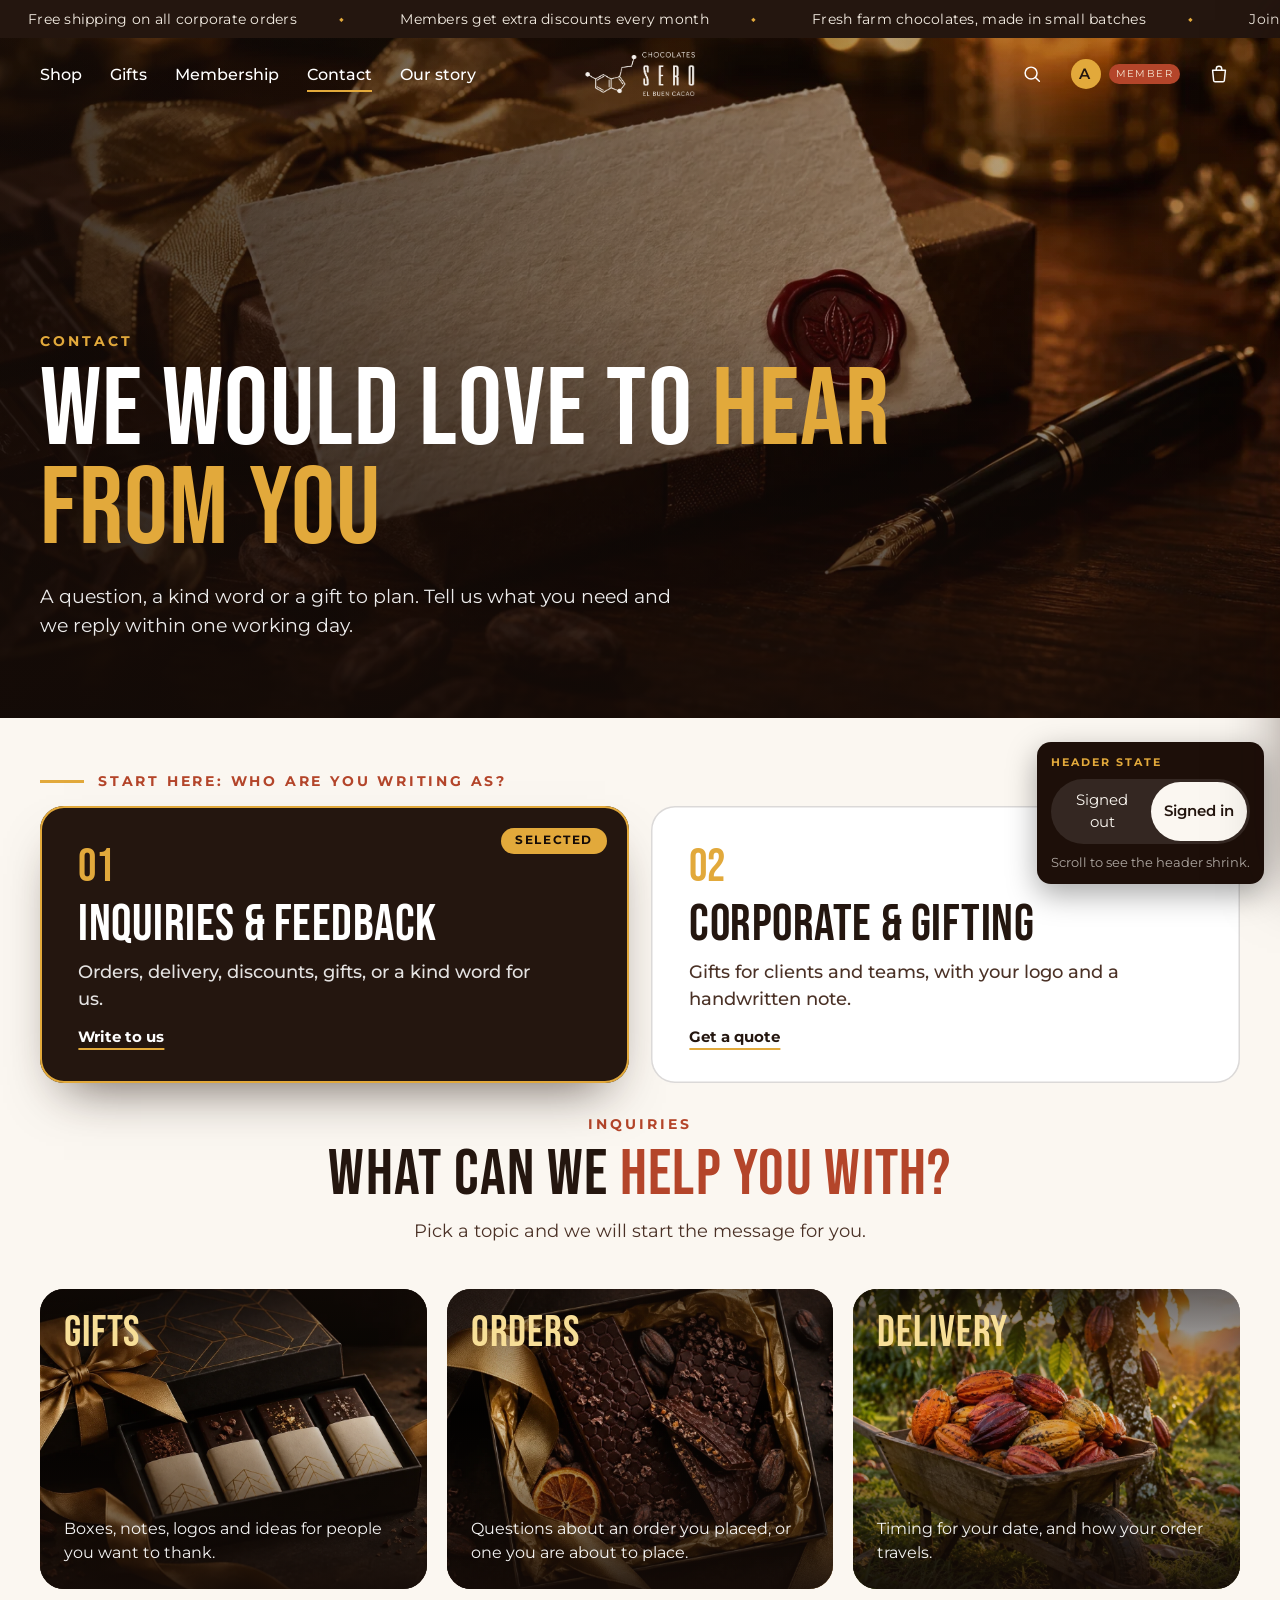
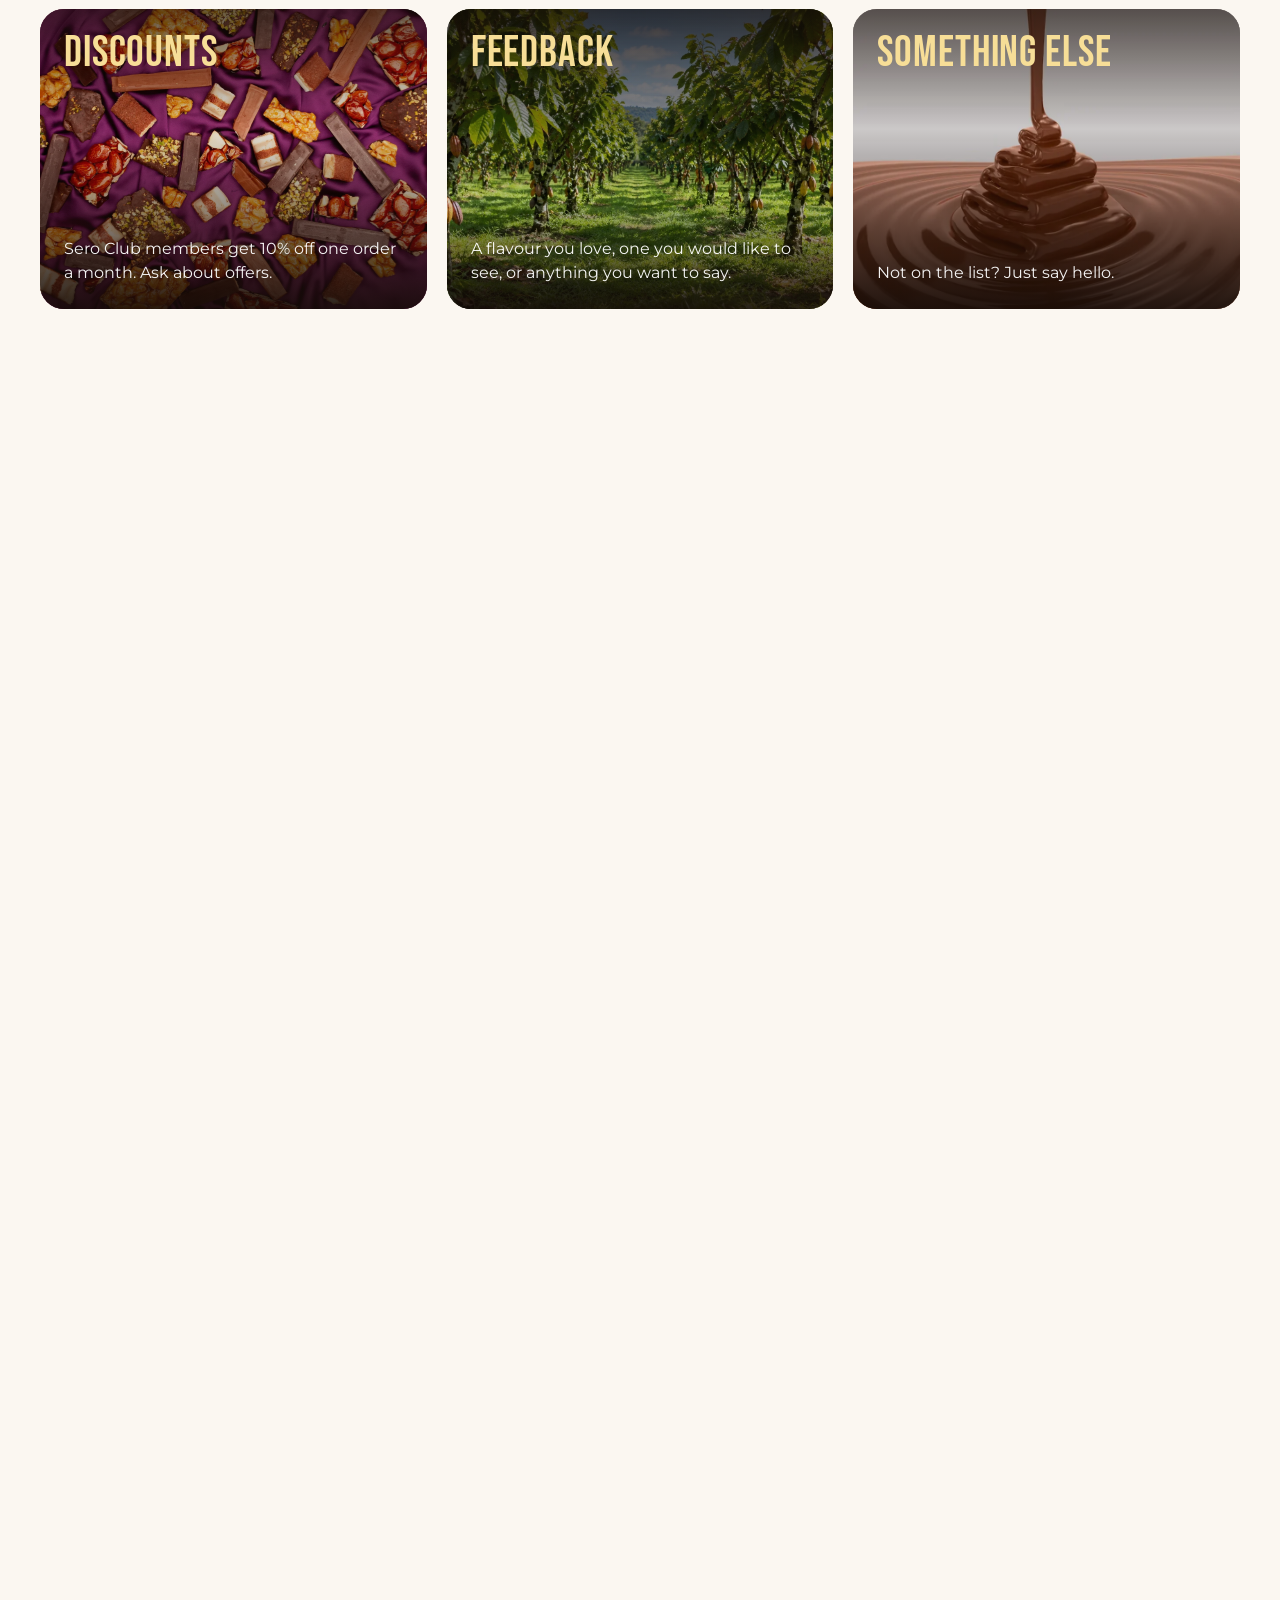
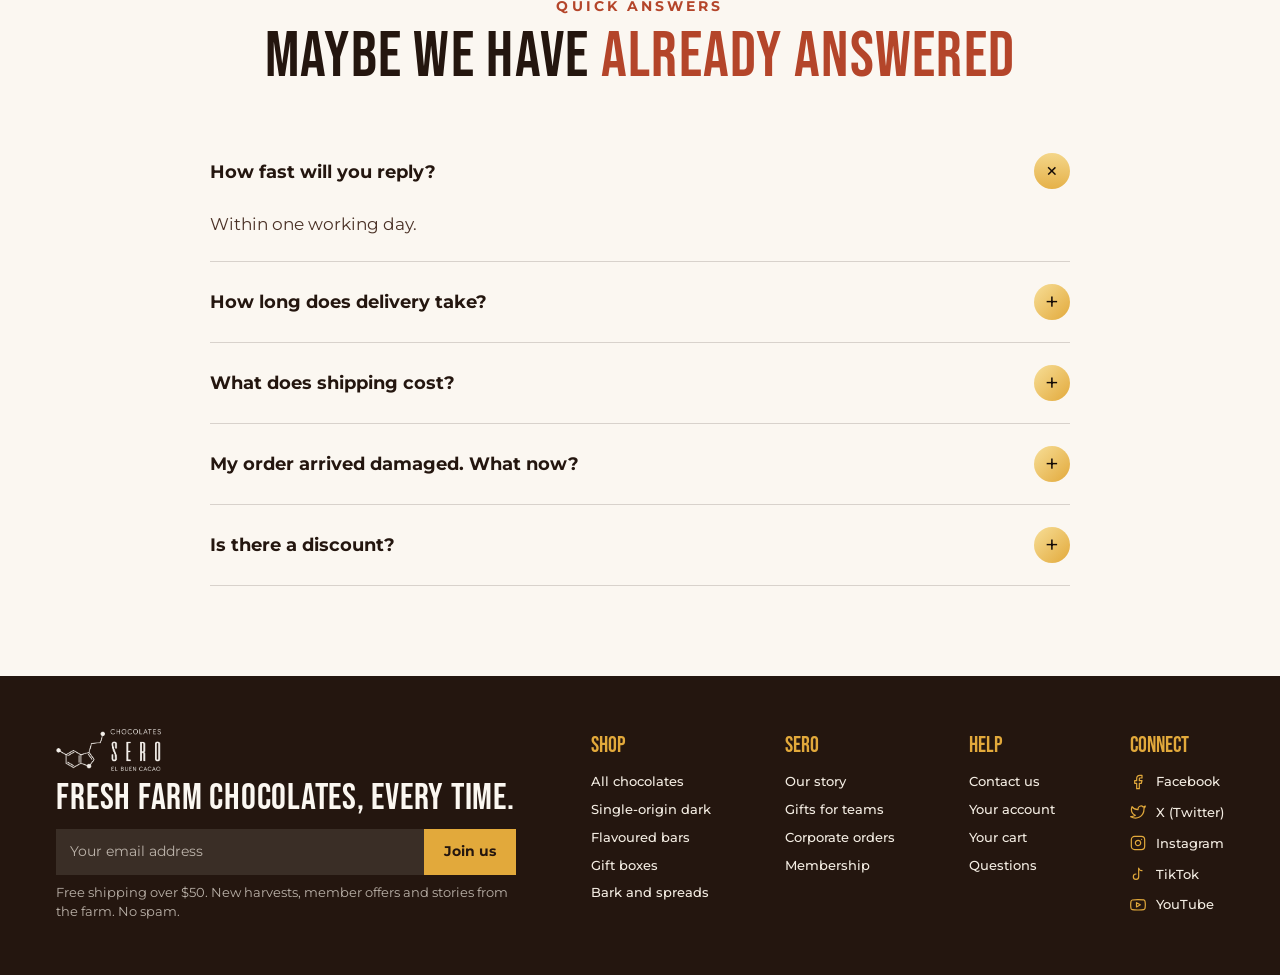
<file: contact.html>
<!doctype html>

<!-- ======================================================================
     PAGE: CONTACT PAGE
     Two tabs: Inquiries and Feedback, and Corporate and Gifting.
     Includes the three animated images and the forms.
     ====================================================================== -->
<!--  How this file is organised (top to bottom):
        1. <head>   : meta tags, fonts, page styles (CSS)
        2. <body>   : header, mobile menu, main content, footer
        3. scripts  : page behaviour, then the shared files in assets/
      Shared files: assets/sero.js (catalogue, cart), assets/stencil.css and
      assets/stencil.js (theme), assets/footer.css (footer), assets/pages.css
      (gifts and membership). -->

<html lang="en">
  <!-- ======================================================================
       AREA: HEAD
       Page title, meta tags, fonts and styles. Nothing here is visible
       on the page itself.
       ====================================================================== -->

  <head>
    <meta charset="utf-8" />
    <meta name="viewport" content="width=device-width, initial-scale=1" />
    <title>Contact – Sero Chocolates</title>
    <link rel="preconnect" href="https://fonts.googleapis.com" />
    <link
      href="https://fonts.googleapis.com/css2?family=Dancing+Script:wght@600;700&family=Bebas+Neue&family=Montserrat:wght@400;500;600;700;800&display=swap"
      rel="stylesheet"
    />
    <!-- ======================================================================
         CSS: STYLES
         CSS for this page. Colours, fonts and spacing are set as variables
         near the top of the first block.
         ====================================================================== -->
    <style>
      :root {
        /* working palette – to be finalised in the colour discussion */
        --cocoa: #2a160d; /* deepest chocolate (footer, text on light) */
        --primary: #4f1b01; /* PRIMARY colour – header, footer (RGB 79 27 1) */
        --choc: #4f1b01;
        --milk: #8a5a3b; /* milk chocolate */
        --secondary: #f4f0eb; /* SECONDARY colour – text on primary, light surfaces */
        --cream: #f4f0eb;
        --sand: #e9d6b8; /* light sand */
        --burgundy: #6e1f33; /* accent / member */
        --amber: #d98e2c; /* highlight */
        --ink: #241410;
        --line: rgba(42, 22, 13, 0.16);

        --bar-h: 38px;
        --hdr-h: 64px; /* enlarged header (70% of first draft) */
        --hdr-h-small: 55px; /* compact header after scroll */
        --logo-h: 49px;
        --logo-h-small: 42px;
      }
      * {
        box-sizing: border-box;
        margin: 0;
        padding: 0;
      }
      html {
        scroll-behavior: smooth;
      }
      body {
        font-family: "Montserrat", system-ui, sans-serif;
        color: var(--ink);
        background: #fbf6ee;
        line-height: 1.5;
      }
      a {
        color: inherit;
        text-decoration: none;
      }
      button {
        font: inherit;
        color: inherit;
        background: none;
        border: 0;
        cursor: pointer;
      }
      ul {
        list-style: none;
      }
      :focus-visible {
        outline: 2px solid var(--amber);
        outline-offset: 3px;
      }

      /* ============ ANNOUNCEMENT BAR ============ */
      .announce {
        height: var(--bar-h);
        background: var(--burgundy);
        color: #f6e7d2;
        overflow: hidden;
        display: flex;
        align-items: center;
        font-size: 14.5px;
        letter-spacing: 0.08em;
        text-transform: uppercase;
        position: relative;
      }
      .announce:hover .ticker {
        animation-play-state: paused;
      }
      .ticker {
        display: flex;
        flex: none;
        white-space: nowrap;
        animation: marquee 32s linear infinite;
      }
      .ticker span {
        display: inline-flex;
        align-items: center;
        gap: 14px;
        padding: 0 28px;
      }
      .ticker span::after {
        content: "◆";
        color: var(--amber);
        font-size: 8px;
        margin-left: 28px;
      }
      @keyframes marquee {
        to {
          transform: translateX(-50%);
        }
      }

      /* ============ HEADER ============ */
      .header {
        position: fixed;
        top: var(--bar-h);
        left: 0;
        right: 0;
        z-index: 50;
        height: var(--hdr-h);
        background: transparent;
        color: var(--secondary);
        display: grid;
        grid-template-columns: 1fr auto 1fr;
        align-items: center;
        padding: 0 40px;
        transition:
          height 0.45s cubic-bezier(0.2, 0.7, 0.2, 1),
          background-color 0.45s,
          color 0.45s,
          box-shadow 0.45s;
      }
      .header nav ul {
        display: flex;
        align-items: center;
        gap: 28px;
      }
      .header .left {
        display: flex;
        align-items: center;
        height: 100%;
      }
      .header nav {
        display: flex;
        align-items: center;
      }
      .header nav a {
        white-space: nowrap;
        line-height: 1;
        font-size: 14.5px;
        font-weight: 500;
        letter-spacing: 0.14em;
        text-transform: uppercase;
        position: relative;
        padding: 8px 0;
      }
      .header nav a::after {
        content: "";
        position: absolute;
        left: 0;
        bottom: 0;
        height: 2px;
        width: 0;
        background: var(--amber);
        transition: width 0.3s;
      }
      .header nav a:hover::after,
      .header nav a[aria-current="page"]::after {
        width: 100%;
      }
      .logo {
        display: flex;
        align-items: center;
        line-height: 0;
      }
      .logo img {
        height: var(--logo-h);
        width: auto;
        transition: height 0.45s cubic-bezier(0.2, 0.7, 0.2, 1);
        filter: invert(1);
        mix-blend-mode: screen;
      } /* black-on-white PNG → white-on-chocolate */
      .actions {
        display: flex;
        justify-content: flex-end;
        align-items: center;
        gap: 8px;
      }
      .icon-btn {
        display: inline-flex;
        align-items: center;
        gap: 8px;
        min-height: 40px;
        min-width: 40px;
        justify-content: center;
        border-radius: 999px;
        padding: 0 10px;
        font-size: 15.5px;
        letter-spacing: 0.08em;
        text-transform: uppercase;
        transition: background 0.2s;
      }
      .icon-btn:hover {
        background: rgba(255, 255, 255, 0.12);
      }
      .icon-btn svg {
        width: 22px;
        height: 22px;
        stroke: currentColor;
        fill: none;
        stroke-width: 1.6;
        stroke-linecap: round;
        stroke-linejoin: round;
      }
      .badge {
        position: absolute;
        top: 2px;
        right: 0;
        min-width: 17px;
        height: 17px;
        border-radius: 9px;
        background: var(--amber);
        color: var(--cocoa);
        font-size: 11px;
        font-weight: 600;
        display: grid;
        place-items: center;
      }
      .cart {
        position: relative;
      }

      .search {
        display: flex;
        align-items: center;
      }
      .search input {
        width: 0;
        opacity: 0;
        border: 0;
        border-bottom: 1px solid currentColor;
        background: transparent;
        color: inherit;
        font: inherit;
        font-size: 15.5px;
        padding: 6px 0;
        transition:
          width 0.35s,
          opacity 0.35s;
      }
      .search.open input {
        width: 170px;
        opacity: 1;
        margin-right: 4px;
      }
      .search input::placeholder {
        color: inherit;
        opacity: 0.6;
      }

      /* account – two states */
      .acct {
        position: relative;
      }
      .acct .in {
        display: none;
      }
      body.signed-in .acct .out {
        display: none;
      }
      body.signed-in .acct .in {
        display: inline-flex;
      }
      .avatar {
        width: 30px;
        height: 30px;
        border-radius: 50%;
        background: var(--amber);
        color: var(--cocoa);
        display: grid;
        place-items: center;
        font-weight: 600;
        font-size: 14.5px;
      }
      .member-tag {
        font-size: 10px;
        letter-spacing: 0.14em;
        padding: 2px 7px;
        border-radius: 99px;
        background: var(--burgundy);
        color: #f6e7d2;
      }
      .menu-pop {
        position: absolute;
        right: 0;
        top: calc(100% + 6px);
        min-width: 220px;
        background: var(--cream);
        color: var(--ink);
        border-radius: 10px;
        box-shadow: 0 14px 40px rgba(42, 22, 13, 0.28);
        padding: 8px;
        display: none;
      }
      .acct.open .menu-pop {
        display: block;
      }
      .menu-pop .who {
        padding: 10px 12px 8px;
        border-bottom: 1px solid var(--line);
        margin-bottom: 6px;
      }
      .menu-pop .who b {
        display: block;
        font-size: 16.5px;
      }
      .menu-pop .who small {
        color: var(--milk);
      }
      .menu-pop a {
        display: block;
        padding: 9px 12px;
        border-radius: 6px;
        font-size: 15.5px;
      }
      .menu-pop a:hover {
        background: var(--sand);
      }
      .menu-pop a.signout {
        color: var(--burgundy);
        border-top: 1px solid var(--line);
        margin-top: 6px;
        border-radius: 0 0 6px 6px;
      }

      .burger {
        display: none;
      }
      @media (max-width: 1180px) {
        .header {
          padding: 0 24px;
        }
        .header nav ul {
          gap: 18px;
        }
        .header nav a {
          font-size: 13px;
          letter-spacing: 0.1em;
        }
      }

      /* scrolled: half-height, light colours, shadow */
      body.scrolled .header {
        height: var(--hdr-h-small);
        background: var(--primary);
        box-shadow: 0 4px 18px rgba(0, 0, 0, 0.35);
      }
      body.scrolled .logo img {
        height: var(--logo-h-small);
      }

      @media (max-width: 980px) {
        .header {
          padding: 0 16px;
        }
        .header nav {
          display: none;
        }
        .burger {
          display: inline-flex;
        }
        .header .left {
          display: flex;
        }
        .logo img {
          height: 47px;
        }
        body.scrolled .logo img {
          height: 42px;
        }
        :root {
          --hdr-h: 68px;
        }
        .icon-btn .lbl {
          display: none;
        }
        .search.open input {
          width: 110px;
        }
        .drawer {
          display: none;
          position: fixed;
          inset: 0 auto 0 0;
          width: 78%;
          max-width: 320px;
          background: var(--choc);
          color: var(--cream);
          z-index: 60;
          padding: 90px 28px 28px;
        }
        .drawer.open {
          display: block;
        }
        .drawer a {
          display: block;
          padding: 14px 0;
          font-size: 20px;
          letter-spacing: 0.12em;
          text-transform: uppercase;
          border-bottom: 1px solid rgba(255, 255, 255, 0.14);
        }
      }
      .drawer {
        display: none;
      }

      /* ============ HERO ============ */
      .hero-home {
        --gutter: max(40px, calc((100vw - 1360px) / 2 + 40px));
        position: relative;
        min-height: calc(100svh - var(--bar-h));
        display: flex;
        align-items: stretch;
        overflow: hidden;
        background: #1b0c04;
        color: var(--secondary);
        isolation: isolate;
      }
      .hero-bg {
        position: absolute;
        inset: 0;
        z-index: -2;
        overflow: hidden;
        background: #1b0c04;
      }
      .bg-layer {
        position: absolute;
        inset: 0;
        background-position: center;
        background-size: cover;
        background-repeat: no-repeat;
      }
      .bg-panel {
        position: absolute;
        top: 0;
        height: 100%;
        background-position: center;
        background-size: cover;
        background-repeat: no-repeat;
      }
      .bg-group {
        position: absolute;
        inset: -24%;
        rotate: var(--tilt, 0deg);
        animation: groupDrift 24s ease-in-out infinite alternate;
        will-change: translate, scale;
      }
      @keyframes groupDrift {
        from {
          translate: -1.5% -1%;
          scale: 1;
        }
        to {
          translate: 1.5% 1%;
          scale: 1.05;
        }
      }
      @media (max-width: 980px) {
        .bg-group {
          inset: -45%;
        }
      }
      .bg-slider .slide {
        position: absolute;
        inset: 0;
        opacity: 0;
        transition: opacity 1.2s ease;
      }
      .bg-slider .slide.on {
        opacity: 1;
      }
      .bg-slider .slide.on .bg-layer,
      .bg-slider .slide.on .bg-photo {
        animation: kenburns 9s ease-out forwards;
      }
      @keyframes kenburns {
        from {
          transform: scale(1);
        }
        to {
          transform: scale(1.07);
        }
      }
      .hero-dots {
        position: absolute;
        left: 50%;
        bottom: 26px;
        transform: translateX(-50%);
        display: none;
        gap: 14px;
        z-index: 3;
      }
      .hero-dots.show {
        display: flex;
      }
      .hero-dots button {
        width: 16px;
        height: 16px;
        border-radius: 50%;
        border: 1.5px solid var(--amber);
        background: transparent;
        cursor: pointer;
        padding: 0;
        transition:
          background 0.3s,
          box-shadow 0.3s,
          transform 0.3s;
      }
      .hero-dots button:hover {
        transform: scale(1.15);
      }
      .hero-dots button.on {
        background: var(--secondary);
        box-shadow:
          0 0 0 3px rgba(110, 31, 51, 0.55),
          0 0 14px 4px rgba(110, 31, 51, 0.95);
      }
      .hero-shade {
        position: absolute;
        inset: 0;
        z-index: -1;
        pointer-events: none;
        /* chocolate radial gradient: lighter in the centre, darker towards the edges */
        background: radial-gradient(
          ellipse at center,
          rgba(79, 27, 1, 0.28) 0%,
          rgba(52, 18, 2, 0.55) 55%,
          rgba(24, 8, 0, 0.86) 100%
        );
      }
      .hero-inner {
        width: 100%;
        max-width: 1360px;
        margin: 0 auto;
        position: relative;
        padding: calc(var(--hdr-h) + 16px) 40px 64px;
        display: grid;
        grid-template-columns: 1.05fr 0.95fr;
        gap: 24px 40px;
        align-items: center;
      }
      .hero-copy {
        position: relative;
        z-index: 2;
      }
      .hero-cocoa {
        position: absolute;
        inset: 0;
        z-index: -1;
        pointer-events: none;
      }
      .hero-bars {
        position: absolute;
        inset: 0 0 0 40%;
        z-index: 1;
        pointer-events: none;
      }
      .hero-edge {
        position: absolute;
        inset: 0;
        z-index: 1;
        pointer-events: none;
      }
      .hero-fruit {
        position: relative;
        width: 100%;
        aspect-ratio: 1/1;
        max-width: 640px;
        justify-self: end;
        pointer-events: none;
      }
      .hero-bars {
        display: none;
      }
      .hero-home[data-bg^="blend"] .hero-bars {
        display: block;
      }
      .hero-inner {
        z-index: 2;
      }
      .hero-copy h1 {
        font-family: "Bebas Neue", "Impact", sans-serif;
        font-weight: 600;
        font-size: clamp(71.68px, 13.31vw, 192px);
        line-height: 0.92;
        letter-spacing: -0.01em;
        color: var(--secondary);
        text-wrap: balance;
        text-transform: uppercase;
      }
      .hero-copy .support {
        font-family: "Bebas Neue", "Impact", sans-serif;
        font-weight: 500;
        font-size: clamp(40.96px, 5.38vw, 76.8px);
        line-height: 1.05;
        color: var(--sand);
        margin-top: 22px;
        text-transform: uppercase;
      }
      .hero-actions {
        display: flex;
        flex-wrap: wrap;
        gap: 16px;
        margin-top: 40px;
        align-items: stretch;
      }
      .hbtn {
        display: inline-flex;
        align-items: center;
        justify-content: center;
        gap: 12px;
        min-height: 56px;
        padding: 0 34px;
        font-family: "Montserrat", sans-serif;
        font-weight: 600;
        font-size: 14.5px;
        letter-spacing: 0.14em;
        text-transform: uppercase;
        border: 1.5px solid transparent;
        border-radius: 0;
        cursor: pointer;
        background-repeat: no-repeat;
        background-position: left;
        background-size: 0% 100%;
        transition:
          background-size 0.4s,
          color 0.3s,
          transform 0.25s,
          border-color 0.3s;
      }
      .hbtn svg {
        width: 18px;
        height: 18px;
        fill: none;
        stroke: currentColor;
        stroke-width: 1.8;
        stroke-linecap: round;
        stroke-linejoin: round;
        transition: transform 0.25s;
      }
      .hbtn:hover {
        background-size: 100% 100%;
        color: var(--primary);
        transform: translateY(-2px);
      }
      .hbtn:hover svg {
        transform: translateX(4px);
      }
      .hbtn-light {
        background-color: var(--secondary);
        background-image: linear-gradient(var(--amber), var(--amber));
        color: var(--primary);
      }
      .hbtn-dark {
        background-color: var(--primary);
        background-image: linear-gradient(var(--amber), var(--amber));
        color: var(--secondary);
        border-color: rgba(244, 240, 235, 0.45);
      }
      .hbtn-dark:hover {
        border-color: var(--amber);
      }

      .hero-fruit img,
      .hero-cocoa img,
      .hero-bars img,
      .hero-edge img {
        position: absolute;
        width: var(--w);
        height: auto;
        transform: rotate(var(--r));
        filter: drop-shadow(0 18px 22px rgba(0, 0, 0, 0.45)) blur(var(--b, 0px));
        animation: float 7s ease-in-out infinite;
        animation-delay: var(--d, 0s);
        will-change: transform;
      }
      @keyframes float {
        0%,
        100% {
          transform: translateY(0) rotate(var(--r));
        }
        50% {
          transform: translateY(-12px) rotate(calc(var(--r) + 3deg));
        }
      }
      @media (max-width: 980px) {
        .hero-inner {
          grid-template-columns: 1fr;
          padding-top: calc(var(--hdr-h) + 32px);
          gap: 8px;
        }
        .hero-fruit {
          max-width: 440px;
          justify-self: center;
        }
        .hero-bars {
          inset: auto 0 0 0;
          height: 46%;
        }
        .hero-edge {
          display: none;
        }
        .hero-inner {
          padding-bottom: 140px;
        }
        .hero-copy h1 {
          font-size: clamp(52px, 15vw, 100px);
        }
      }

      .hero-eyebrow {
        display: flex;
        align-items: center;
        gap: 14px;
        font-family: "Montserrat", sans-serif;
        font-weight: 600;
        font-size: 13px;
        letter-spacing: 0.15em;
        text-transform: uppercase;
        color: var(--amber);
        margin-bottom: 22px;
        white-space: nowrap;
      }
      .hero-eyebrow span {
        display: inline-block;
        width: 38px;
        height: 1.5px;
        background: var(--amber);
        flex: none;
      }
      .stats-bar {
        width: 100%;
        background: var(--secondary);
        padding: 84px 40px 92px;
      }
      .stats-bar ul {
        list-style: none;
        max-width: 1360px;
        margin: 0 auto;
        display: grid;
        grid-template-columns: repeat(4, 1fr);
        gap: 40px;
      }
      .stats-bar li {
        padding: 0;
        position: relative;
      }
      .stat-7 .halo {
        position: absolute;
        left: -46px;
        top: -30px;
        width: 150px;
        height: 150px;
        border-radius: 50%;
        pointer-events: none;
        opacity: 0;
        background: radial-gradient(
          circle,
          rgba(110, 31, 51, 0.5) 0%,
          rgba(110, 31, 51, 0.22) 38%,
          rgba(110, 31, 51, 0) 70%
        );
      }
      .stats-bar b {
        display: block;
        font-family: "Dancing Script", cursive;
        font-weight: 700;
        font-size: 66px;
        line-height: 1;
        color: var(--primary);
      }
      .stats-bar span {
        display: block;
        margin-top: 12px;
        font-family: "Montserrat", system-ui, sans-serif;
        font-variation-settings:
          "opsz" 18,
          "wght" 480;
        font-size: 18.5px;
        line-height: 1.4;
        letter-spacing: 0.005em;
        color: rgba(79, 27, 1, 0.9);
        max-width: 250px;
      }
      .stats-bar span i {
        font-style: normal;
        font-variation-settings:
          "opsz" 18,
          "wght" 680;
        color: var(--burgundy);
      }
      .stats-bar b {
        position: relative;
        min-width: 3ch;
        transform-origin: left 70%;
      }
      .stat-7 b {
        will-change: text-shadow, transform, color;
      }
      .hero-cocoa img.puff {
        filter: none;
        opacity: 0.5;
        animation: drift 16s ease-in-out infinite;
        animation-delay: var(--d, 0s);
      }
      @keyframes drift {
        0%,
        100% {
          transform: translate(0, 0) scale(1);
        }
        50% {
          transform: translate(14px, -10px) scale(1.06);
        }
      }
      @media (max-width: 980px) {
        .stats-bar {
          padding: 56px 20px 60px;
        }
        .stats-bar ul {
          grid-template-columns: 1fr 1fr;
          gap: 30px 20px;
        }
        .stats-bar b {
          font-size: 50px;
        }
        .stats-bar span {
          font-size: 17.5px;
        }
        .hero-eyebrow {
          font-size: 11px;
          letter-spacing: 0.14em;
          white-space: normal;
        }
        .hero-copy {
          min-width: 0;
        }
        .hero-cocoa {
          opacity: 0.85;
        }
      }
      @media (prefers-reduced-motion: reduce) {
        .hero-fruit img,
        .hero-edge img,
        .hero-bars img,
        .hero-cocoa img,
        .hero-cocoa img.puff,
        .bg-group,
        .bg-slider .slide .bg-layer {
          animation: none;
        }
      }

      /* ============ CATEGORIES ============ */
      .cats {
        width: 100%;
        background: #2a0e03 url(assets/textures/choc-caramel.jpg) center top/cover no-repeat;
      }
      .cats-head {
        position: relative;
        width: 100%;
        min-height: 140px;
        padding: 104px 40px 34px;
        display: grid;
        place-items: center;
      }
      .cats-head h2 {
        position: relative;
        margin: 0;
        max-width: 1360px;
        text-align: center;
        font-family: "Montserrat", sans-serif;
        font-style: italic;
        font-weight: 600;
        font-size: clamp(20px, calc((100vw - 96px) / 23.6), 58px);
        white-space: nowrap;
        line-height: 1.15;
        letter-spacing: -0.01em;
        color: var(--secondary);
        text-shadow:
          0 2px 6px rgba(20, 6, 0, 0.55),
          0 2px 22px rgba(20, 6, 0, 0.6);
      }
      .cats-body {
        width: 100%;
        position: relative;
        padding: 6px 0 105px;
      }
      .dock-wrap {
        position: relative;
        width: 100%;
      }
      .dock {
        width: 100%;
        overflow-x: auto;
        overflow-y: hidden;
        scrollbar-width: none;
        padding: 120px 0 18px;
        scroll-snap-type: x proximity;
      }
      .dock::-webkit-scrollbar {
        display: none;
      }
      .dock-inner {
        --base: 164px;
        position: relative;
        display: flex;
        align-items: flex-end;
        gap: 28px;
        width: max-content;
        margin: 0 auto;
        padding: 0 112px;
      }
      .cat {
        flex: none;
        width: var(--base);
        display: flex;
        flex-direction: column;
        align-items: center;
        text-align: center;
        text-decoration: none;
        color: var(--primary);
        scroll-snap-align: center;
        outline: none;
      }
      .cat-disc {
        position: relative;
        display: block;
        width: var(--base);
        height: var(--base);
        border-radius: 50%;
        background: radial-gradient(circle at 34% 26%, var(--c2), var(--c1) 74%);
        box-shadow:
          0 16px 30px -10px rgba(10, 3, 0, 0.7),
          inset 0 0 0 1.5px rgba(255, 255, 255, 0.2);
        transform-origin: 50% 100%;
        transform: translateX(var(--dx, 0px)) scale(var(--s, 1));
        will-change: transform;
      }
      .cat-pop {
        position: absolute;
        left: 4%;
        right: 4%;
        top: -14%;
        bottom: 16%;
        display: grid;
        place-items: end center;
        pointer-events: none;
      }
      .cat-pop img {
        max-width: 100%;
        max-height: 100%;
        object-fit: contain;
        filter: drop-shadow(0 12px 12px rgba(10, 3, 0, 0.55));
        transition: translate 0.35s cubic-bezier(0.2, 0.7, 0.2, 1);
      }
      .cat:hover .cat-pop img,
      .cat:focus-visible .cat-pop img {
        translate: 0 -4%;
      }
      .cat-name,
      .cat-meta {
        display: block;
        transform: translateX(var(--dx, 0px));
      }
      .cat-name {
        margin-top: 20px;
        font-family: "Montserrat", sans-serif;
        font-weight: 600;
        font-size: 14.5px;
        letter-spacing: 0.14em;
        text-transform: uppercase;
        color: var(--secondary);
        line-height: 1.35;
        min-height: 2.7em;
        text-shadow: 0 1px 8px rgba(20, 6, 0, 0.5);
      }
      .cat-meta {
        margin-top: 4px;
        font-family: "Montserrat", sans-serif;
        font-style: italic;
        font-weight: 600;
        font-size: 16.5px;
        color: #f0b55f;
      }
      .cat:focus-visible .cat-disc {
        box-shadow:
          0 0 0 3px #2a0e03,
          0 0 0 6px var(--amber),
          0 14px 28px -10px rgba(10, 3, 0, 0.7);
      }
      .dock-arrow {
        position: absolute;
        top: 50%;
        z-index: 3;
        width: 46px;
        height: 46px;
        border-radius: 50%;
        border: 1.5px solid var(--amber);
        background: var(--primary);
        color: var(--secondary);
        font-size: 20px;
        line-height: 1;
        cursor: pointer;
        transform: translateY(-70%);
        transition:
          background 0.25s,
          color 0.25s,
          box-shadow 0.25s;
      }
      .dock-arrow:hover {
        background: var(--amber);
        color: var(--primary);
      }
      .dock-arrow.prev {
        left: 18px;
      }
      .dock-arrow.next {
        right: 18px;
      }
      @media (max-width: 1400px) {
        .dock-inner {
          --base: 150px;
          gap: 22px;
          padding: 0 70px;
        }
      }
      @media (max-width: 760px) {
        .cats-head h2 {
          white-space: normal;
          font-size: clamp(26px, 7.4vw, 38px);
        }
        .cats-head {
          padding: 72px 20px 28px;
        }
        .dock-inner {
          --base: 140px;
          gap: 20px;
          padding: 0 24px;
        }
        .dock {
          padding-top: 70px;
        }
      }

      /* ============ BEST SELLERS ============ */
      .best {
        width: 100%;
        background: var(--secondary);
        color: var(--primary);
        --ol: var(--primary);
        padding: 116px 40px 128px;
      }
      .best-inner {
        max-width: 1360px;
        margin: 0 auto;
      }
      .best-head {
        margin-bottom: 26px;
      }
      .best-row {
        display: flex;
        align-items: flex-end;
        justify-content: space-between;
        flex-wrap: wrap;
        gap: 12px 44px;
        margin: 2px 0 8px;
      }
      .best-head .eyebrow {
        color: var(--burgundy);
      }
      .best-head h2 {
        font-family: "Bebas Neue", "Impact", sans-serif;
        font-weight: 600;
        font-size: clamp(38.4px, 4.74vw, 66.56px);
        line-height: 1;
        color: var(--primary);
        margin: 0;
        white-space: nowrap;
        text-transform: uppercase;
      }
      .best-row .lnk {
        padding: 0 0 6px;
      }
      .best-sub {
        font-size: 17.5px;
        line-height: 1.5;
        color: #5b3f31;
      }
      .best .lnk {
        font-size: 14.5px;
      }
      .best-grid {
        display: grid;
        grid-template-columns: repeat(4, 1fr);
        gap: 24px;
      }
      .pcard {
        display: flex;
        flex-direction: column;
        gap: 12px;
      }
      .pcard-media {
        position: relative;
        display: grid;
        place-items: center;
        aspect-ratio: 4/5;
        border-radius: 20px;
        overflow: hidden;
        padding: 33% 7% 7%;
        background: radial-gradient(circle at 50% 38%, var(--m2), var(--m1) 78%);
        box-shadow: inset 0 0 0 1px rgba(79, 27, 1, 0.08);
      }
      .pcard-media img {
        width: 100%;
        height: 100%;
        object-fit: contain;
        filter: drop-shadow(0 18px 18px rgba(40, 12, 2, 0.38));
        transition: transform 0.5s cubic-bezier(0.2, 0.7, 0.2, 1);
      }
      .pcard:hover .pcard-media img {
        transform: translateY(-6px) scale(1.05);
      }
      .pdetails {
        display: flex;
        flex-direction: column;
        gap: 6px;
        padding: 2px 2px 0;
      }
      .pdetails h3 {
        font-family: "Bebas Neue", "Impact", sans-serif;
        font-weight: 600;
        font-size: 38.4px;
        line-height: 1.05;
        color: var(--primary);
      }
      .porigin {
        display: flex;
        gap: 10px;
        align-items: flex-start;
        font-size: 16.5px;
        line-height: 1.35;
        color: #5b3f31;
      }
      .porigin svg {
        flex: none;
        width: 18px;
        height: 18px;
        margin-top: 2px;
        fill: none;
        stroke: var(--burgundy);
        stroke-width: 1.7;
        stroke-linecap: round;
        stroke-linejoin: round;
      }
      .porigin b {
        display: block;
        font-weight: 500;
        color: var(--primary);
      }
      .porigin i {
        display: block;
        font-style: normal;
        font-size: 15px;
        opacity: 0.8;
      }
      .pingr {
        position: absolute;
        top: 12px;
        left: 12px;
        right: 12px;
        z-index: 2;
        list-style: none;
        display: flex;
        flex-wrap: wrap;
        gap: 6px;
      }
      .pingr li {
        padding: 5px 10px;
        border-radius: 99px;
        background: rgba(42, 14, 3, 0.9);
        backdrop-filter: blur(4px);
        font-size: 13px;
        font-weight: 500;
        letter-spacing: 0.03em;
        color: var(--secondary);
      }
      .pprice {
        display: grid;
        grid-template-columns: 1fr auto 1fr;
        align-items: baseline;
        gap: 12px;
        margin-top: 6px;
        padding-top: 10px;
        border-top: 1px solid rgba(79, 27, 1, 0.16);
      }
      .pprice b {
        font-family: "Bebas Neue", "Impact", sans-serif;
        font-weight: 600;
        font-size: 43.52px;
        line-height: 1;
        color: var(--primary);
        text-transform: uppercase;
      }
      .pprice span {
        font-size: 14.5px;
        color: #5b3f31;
        text-align: center;
      }
      .pprice::after {
        content: "";
      }
      @media (max-width: 1180px) {
        .best-grid {
          grid-template-columns: repeat(2, 1fr);
        }
        .best-head h2 {
          white-space: normal;
        }
      }
      @media (max-width: 620px) {
        .best {
          padding: 72px 20px 80px;
        }
        .best-grid {
          grid-template-columns: 1fr;
        }
      }

      /* ============ PROCESS ============ */
      .process {
        --p-bg: #6e1f33;
        --p-bg2: #9c3a55;
        --p-edge: rgba(0, 0, 0, 0.34);
        width: 100%;
        color: #fbf3e8;
        padding: 120px 40px 124px;
        overflow: hidden;
        background: radial-gradient(90% 120% at 18% 0%, var(--p-bg2) 0%, var(--p-bg) 62%);
      }
      .process-inner {
        max-width: 1360px;
        margin: 0 auto;
      }
      .process-head {
        margin-bottom: 52px;
        max-width: 1100px;
      }
      .process-head h2 {
        font-family: "Bebas Neue", "Impact", sans-serif;
        font-weight: 600;
        font-size: clamp(46.08px, 5.89vw, 81.92px);
        line-height: 1;
        color: #fbf3e8;
        margin: 0 0 14px;
        text-transform: uppercase;
      }
      .process-head p {
        font-size: 18px;
        line-height: 1.55;
        color: rgba(251, 243, 232, 0.85);
      }
      .process-track {
        display: flex;
        overflow-x: auto;
        overflow-y: visible;
        scroll-snap-type: x mandatory;
        scrollbar-width: none;
        scroll-behavior: smooth;
        outline: none;
        cursor: grab;
        padding: 8px 30px 36px 18px;
        margin: -8px -30px -36px -18px;
        user-select: none;
        -webkit-user-select: none;
      }
      .process-track.dragging {
        cursor: grabbing;
        scroll-behavior: auto;
      }
      .process-track::-webkit-scrollbar {
        display: none;
      }
      .step {
        flex: 0 0 100%;
        scroll-snap-align: start;
        display: grid;
        grid-template-columns: 1.1fr 0.9fr;
        gap: 76px;
        align-items: center;
        padding: 0 14px 0 0;
      }
      .step-media {
        position: relative;
      }
      .step-img {
        position: relative;
        margin: 0;
        border-radius: 24px;
        overflow: hidden;
        aspect-ratio: 5/4;
        background: rgba(0, 0, 0, 0.25);
        box-shadow: 0 30px 60px -28px rgba(0, 0, 0, 0.65);
      }
      .step-img img {
        width: 100%;
        height: 100%;
        object-fit: cover;
        display: block;
        transform: scale(1.04);
        transition: transform 1.4s cubic-bezier(0.2, 0.7, 0.2, 1);
        -webkit-user-drag: none;
        pointer-events: none;
      }
      .step.in .step-img img {
        transform: scale(1);
      }
      .step-img figcaption {
        position: absolute;
        left: 18px;
        bottom: 18px;
        padding: 6px 13px;
        border-radius: 99px;
        background: rgba(30, 10, 3, 0.78);
        color: #fbf3e8;
        font-size: 11px;
        font-weight: 600;
        letter-spacing: 0.16em;
        text-transform: uppercase;
      }
      /* the number sits on the right edge of the photo: about 80% on the picture, 20% hanging off it */
      .step-num {
        position: absolute;
        right: -0.2em;
        top: -0.12em;
        font-family: "Montserrat", sans-serif;
        font-weight: 600;
        font-size: clamp(88px, 10.5vw, 160px);
        line-height: 1;
        letter-spacing: -0.02em;
        color: #ffe2a8;
        text-shadow:
          0 2px 0 rgba(120, 60, 10, 0.35),
          0 14px 34px rgba(0, 0, 0, 0.5);
        pointer-events: none;
        font-feature-settings: "lnum" 1;
      }
      /* story panel: light from the top right, so top + right look pressed in and left + bottom look raised, with the shadow falling to the lower left */
      .step-text {
        position: relative;
        padding: 46px 44px;
        border-radius: 22px;
        background: linear-gradient(145deg, rgba(255, 255, 255, 0.07), rgba(0, 0, 0, 0.12));
        border-style: solid;
        border-width: 3px;
        border-color: var(--p-edge) var(--p-edge) rgba(255, 255, 255, 0.24)
          rgba(255, 255, 255, 0.24);
        box-shadow:
          -12px 14px 26px -6px rgba(0, 0, 0, 0.5),
          inset 0 7px 12px -4px rgba(0, 0, 0, 0.5),
          inset -7px 0 12px -4px rgba(0, 0, 0, 0.5);
        opacity: 0;
        transform: translateY(18px);
        transition:
          opacity 0.7s ease 0.15s,
          transform 0.7s ease 0.15s;
      }
      .step.in .step-text {
        opacity: 1;
        transform: none;
      }
      .step-text h3 {
        font-family: "Bebas Neue", "Impact", sans-serif;
        font-weight: 600;
        font-size: clamp(38.4px, 4.1vw, 58.88px);
        line-height: 1.05;
        color: #fbf3e8;
        margin: 0 0 16px;
        text-transform: uppercase;
      }
      .step-text p {
        font-size: 18px;
        line-height: 1.62;
        color: rgba(251, 243, 232, 0.9);
        max-width: 480px;
      }
      /* draggable progress bar */
      .process-progress {
        display: flex;
        align-items: center;
        gap: 20px;
        max-width: 760px;
        margin: 44px auto 0;
      }
      .p-end {
        font-family: "Montserrat", sans-serif;
        font-weight: 600;
        font-size: 20px;
        color: #ffe2a8;
        min-width: 30px;
        text-align: center;
      }
      .p-range {
        --fill: 0%;
        -webkit-appearance: none;
        appearance: none;
        flex: 1;
        height: 30px;
        background: transparent;
        cursor: pointer;
        margin: 0;
      }
      .p-range::-webkit-slider-runnable-track {
        height: 5px;
        border-radius: 5px;
        background: linear-gradient(
          to right,
          #ffe2a8 var(--fill),
          rgba(255, 255, 255, 0.26) var(--fill)
        );
      }
      .p-range::-moz-range-track {
        height: 5px;
        border-radius: 5px;
        background: rgba(255, 255, 255, 0.26);
      }
      .p-range::-moz-range-progress {
        height: 5px;
        border-radius: 5px;
        background: #ffe2a8;
      }
      .p-range::-webkit-slider-thumb {
        -webkit-appearance: none;
        appearance: none;
        width: 24px;
        height: 24px;
        margin-top: -9.5px;
        border-radius: 50%;
        background: #fbf3e8;
        border: 2px solid var(--amber);
        box-shadow:
          0 0 0 3px rgba(255, 255, 255, 0.18),
          0 0 16px 4px rgba(0, 0, 0, 0.35);
      }
      .p-range::-moz-range-thumb {
        width: 20px;
        height: 20px;
        border-radius: 50%;
        background: #fbf3e8;
        border: 2px solid var(--amber);
        box-shadow:
          0 0 0 3px rgba(255, 255, 255, 0.18),
          0 0 16px 4px rgba(0, 0, 0, 0.35);
      }
      .p-range:focus-visible {
        outline: 2px solid #ffe2a8;
        outline-offset: 6px;
        border-radius: 8px;
      }
      @media (max-width: 900px) {
        .process {
          padding: 72px 20px 80px;
        }
        .step {
          grid-template-columns: 1fr;
          gap: 34px;
        }
        .step-text {
          padding: 32px 26px;
        }
        .step-num {
          right: -0.05em;
          font-size: 90px;
        }
        .process-track {
          padding: 8px 12px 32px 6px;
          margin: -8px -12px -32px -6px;
        }
      }
      @media (prefers-reduced-motion: reduce) {
        .step-text,
        .step-img img {
          transition: none;
          opacity: 1;
          transform: none;
        }
        .process-track {
          scroll-behavior: auto;
        }
      }

      /* ============ GIFTING ============ */
      .gifts {
        --g1: #8a5a3b;
        --g2: #b07b55;
        --gt: #fbf3e8;
        --gd: rgba(251, 243, 232, 0.86);
        width: 100%;
        color: var(--gt);
        padding: 128px 40px 150px;
        overflow: hidden;
        background: radial-gradient(90% 110% at 85% 0%, var(--g2) 0%, var(--g1) 64%);
      }
      .gifts-inner {
        max-width: 1360px;
        margin: 0 auto;
      }
      .gifts-head {
        max-width: 900px;
        margin-bottom: 68px;
      }
      .gifts-head h2 {
        font-family: "Bebas Neue", "Impact", sans-serif;
        font-weight: 600;
        font-size: clamp(46.08px, 6.14vw, 87.04px);
        line-height: 1;
        color: var(--gt);
        margin: 0 0 18px;
        text-transform: uppercase;
      }
      .gifts-head p {
        font-size: 19px;
        line-height: 1.55;
        color: var(--gd);
        max-width: 680px;
      }
      .gifts-actions {
        display: flex;
        flex-wrap: wrap;
        gap: 16px;
        margin-top: 30px;
      }
      .gifts-stage {
        position: relative;
      }
      .gifts-decor {
        position: absolute;
        inset: 0;
        z-index: 3;
        pointer-events: none;
      }
      .gifts-decor img {
        position: absolute;
        width: var(--w);
        height: auto;
        transform: rotate(var(--r));
        filter: drop-shadow(0 14px 16px rgba(30, 8, 2, 0.45)) blur(var(--b, 0px));
        animation: float 8s ease-in-out infinite;
        animation-delay: var(--d, 0s);
      }
      .gifts-grid {
        position: relative;
        z-index: 1;
        display: grid;
        grid-template-columns: repeat(4, 1fr);
        gap: 26px;
        align-items: start;
        padding-bottom: 84px;
      }
      .gcard {
        position: relative;
        display: block;
        aspect-ratio: 3/4;
        border-radius: 22px;
        overflow: hidden;
        color: #fbf3e8;
        text-decoration: none;
        background: #2a0e03;
        box-shadow: 0 30px 50px -26px rgba(20, 6, 0, 0.7);
        transition:
          transform 0.5s cubic-bezier(0.2, 0.7, 0.2, 1),
          box-shadow 0.5s;
      }
      .gcard:nth-child(odd) {
        margin-top: 84px;
      } /* every second card sits lower, so the row steps up and down */
      .gcard:hover {
        transform: translateY(-8px);
        box-shadow: 0 40px 60px -26px rgba(20, 6, 0, 0.8);
      }
      .gcard img {
        position: absolute;
        inset: 0;
        width: 100%;
        height: 100%;
        object-fit: cover;
        transition: transform 1.1s cubic-bezier(0.2, 0.7, 0.2, 1);
      }
      .gcard:hover img {
        transform: scale(1.06);
      }
      .gcard::after {
        content: "";
        position: absolute;
        inset: 0;
        background: linear-gradient(
          to top,
          rgba(28, 9, 2, 0.94) 0%,
          rgba(28, 9, 2, 0.8) 30%,
          rgba(28, 9, 2, 0.28) 58%,
          rgba(28, 9, 2, 0) 76%
        );
      }
      .gcard-body {
        position: absolute;
        left: 0;
        right: 0;
        bottom: 0;
        z-index: 2;
        padding: 26px 24px 26px;
      }
      .gtag {
        display: inline-block;
        margin-bottom: 10px;
        padding: 5px 11px;
        border-radius: 99px;
        background: rgba(251, 243, 232, 0.16);
        backdrop-filter: blur(4px);
        font-size: 11px;
        font-weight: 600;
        letter-spacing: 0.15em;
        text-transform: uppercase;
        color: #ffe2a8;
      }
      .gcard h3 {
        font-family: "Bebas Neue", "Impact", sans-serif;
        font-weight: 600;
        font-size: 43.52px;
        line-height: 1.02;
        margin: 0 0 8px;
        color: #fbf3e8;
        text-transform: uppercase;
      }
      .gcard p {
        font-size: 16.5px;
        line-height: 1.5;
        color: rgba(251, 243, 232, 0.9);
      }
      .gchips {
        display: flex;
        flex-wrap: wrap;
        gap: 6px;
        margin-top: 12px;
        list-style: none;
      }
      .gchips li {
        padding: 5px 10px;
        border-radius: 99px;
        border: 1px solid rgba(255, 226, 168, 0.55);
        font-size: 13px;
        font-weight: 500;
        color: #ffe2a8;
      }
      @media (max-width: 1100px) {
        .gifts-grid {
          grid-template-columns: repeat(2, 1fr);
        }
        .gcard:nth-child(odd) {
          margin-top: 0;
        }
        .gcard:nth-child(even) {
          margin-top: 64px;
        }
        .gifts-decor {
          display: none;
        }
      }
      @media (max-width: 620px) {
        .gifts {
          padding: 80px 20px 90px;
        }
        .gifts-grid {
          grid-template-columns: 1fr;
          padding-bottom: 0;
        }
        .gcard:nth-child(n) {
          margin-top: 0;
        }
      }
      @media (prefers-reduced-motion: reduce) {
        .gifts-decor img {
          animation: none;
        }
        .gcard,
        .gcard img {
          transition: none;
        }
      }

      /* ============ DOC LAYOUT ============ */
      .doc {
        max-width: 1240px;
        margin: 0 auto;
        padding: 0 28px;
      }
      .hero {
        min-height: 62vh;
        display: grid;
        place-items: center;
        background: repeating-linear-gradient(45deg, #efe2ce 0 14px, #f3e8d6 14px 28px);
        border-bottom: 1px solid var(--line);
        text-align: center;
        padding: 40px 20px;
      }
      .hero .ph {
        border: 2px dashed var(--milk);
        border-radius: 14px;
        padding: 34px 40px;
        background: rgba(251, 246, 238, 0.85);
        max-width: 620px;
      }
      .hero h1 {
        font-family: "Bebas Neue", "Impact", sans-serif;
        font-size: clamp(43.52px, 6.4vw, 71.68px);
        line-height: 1.05;
        color: var(--cocoa);
        text-transform: uppercase;
      }
      .hero p {
        margin-top: 10px;
        color: var(--milk);
      }
      .hint {
        display: inline-block;
        margin-top: 16px;
        font-size: 14.5px;
        letter-spacing: 0.12em;
        text-transform: uppercase;
        color: var(--burgundy);
      }

      section.block {
        padding: 84px 0 20px;
      }
      .eyebrow {
        font-size: 13px;
        letter-spacing: 0.22em;
        text-transform: uppercase;
        color: var(--burgundy);
        font-weight: 600;
      }
      h2 {
        font-family: "Bebas Neue", "Impact", sans-serif;
        font-size: clamp(38.4px, 5.12vw, 58.88px);
        color: var(--cocoa);
        line-height: 1.1;
        margin: 6px 0 10px;
        text-transform: uppercase;
      }
      .lede {
        max-width: 720px;
        color: #5b3f31;
        font-size: 18.5px;
      }

      /* sitemap */
      .sm {
        margin-top: 34px;
      }
      .sm-root {
        width: max-content;
        max-width: 100%;
        margin: 0 auto 14px;
        background: var(--cocoa);
        color: var(--cream);
        padding: 14px 30px;
        border-radius: 12px;
        font-family: "Bebas Neue", "Impact", sans-serif;
        font-size: 33.28px;
        font-weight: 600;
        text-align: center;
      }
      .sm-global {
        display: flex;
        flex-wrap: wrap;
        gap: 10px;
        justify-content: center;
        margin-bottom: 6px;
      }
      .chip {
        font-size: 13px;
        letter-spacing: 0.1em;
        text-transform: uppercase;
        padding: 7px 14px;
        border-radius: 99px;
        border: 1px solid var(--milk);
        background: #fff9f0;
      }
      .chip.g {
        background: var(--burgundy);
        border-color: var(--burgundy);
        color: #f6e7d2;
      }
      .sm-line {
        width: 2px;
        height: 26px;
        background: var(--milk);
        margin: 0 auto;
      }
      .sm-cols {
        display: grid;
        grid-template-columns: repeat(5, 1fr);
        gap: 14px;
        position: relative;
        padding-top: 22px;
      }
      .sm-cols::before {
        content: "";
        position: absolute;
        top: 0;
        left: 10%;
        right: 10%;
        height: 2px;
        background: var(--milk);
      }
      .sm-col {
        position: relative;
      }
      .sm-col::before {
        content: "";
        position: absolute;
        top: -22px;
        left: 50%;
        width: 2px;
        height: 22px;
        background: var(--milk);
      }
      .sm-page {
        background: var(--choc);
        color: var(--cream);
        padding: 14px 12px;
        border-radius: 10px;
        text-align: center;
        font-weight: 600;
        letter-spacing: 0.1em;
        text-transform: uppercase;
        font-size: 15.5px;
      }
      .sm-page small {
        display: block;
        font-weight: 400;
        letter-spacing: 0.04em;
        text-transform: none;
        opacity: 0.75;
        margin-top: 2px;
      }
      .sm-kids {
        margin-top: 10px;
        display: grid;
        gap: 7px;
      }
      .sm-kids li {
        border: 1.5px dashed var(--milk);
        border-radius: 8px;
        padding: 8px 10px;
        font-size: 15.5px;
        background: #fff9f0;
        text-align: center;
      }
      .sm-extra {
        margin-top: 36px;
        display: grid;
        grid-template-columns: repeat(3, 1fr);
        gap: 14px;
      }
      .sm-box {
        border: 1px solid var(--line);
        border-radius: 12px;
        padding: 18px 20px;
        background: #fff9f0;
      }
      .sm-box h3 {
        font-size: 14.5px;
        letter-spacing: 0.16em;
        text-transform: uppercase;
        color: var(--burgundy);
        margin-bottom: 8px;
      }
      .sm-box li {
        font-size: 15.5px;
        padding: 3px 0;
        color: #4b3226;
      }
      .legend {
        display: flex;
        gap: 22px;
        flex-wrap: wrap;
        margin-top: 22px;
        font-size: 14.5px;
        color: #5b3f31;
      }
      .legend i {
        display: inline-block;
        width: 22px;
        height: 14px;
        border-radius: 4px;
        vertical-align: -2px;
        margin-right: 7px;
      }
      @media (max-width: 900px) {
        .sm-cols {
          grid-template-columns: 1fr 1fr;
        }
        .sm-cols::before,
        .sm-col::before {
          display: none;
        }
        .sm-extra {
          grid-template-columns: 1fr;
        }
      }

      /* spec cards */
      .spec {
        margin-top: 30px;
        display: grid;
        grid-template-columns: repeat(3, 1fr);
        gap: 14px;
      }
      .spec .sm-box p,
      .spec .sm-box li {
        font-size: 16px;
      }
      .swatches {
        display: flex;
        gap: 8px;
        flex-wrap: wrap;
        margin-top: 10px;
      }
      .sw {
        width: 58px;
      }
      .sw b {
        display: block;
        height: 44px;
        border-radius: 8px;
        border: 1px solid var(--line);
      }
      .sw small {
        font-size: 11px;
        color: #5b3f31;
        display: block;
        text-align: center;
        margin-top: 3px;
      }
      @media (max-width: 900px) {
        .spec {
          grid-template-columns: 1fr;
        }
      }

      /* ============ FOOTER ============ */
      .spacer-note {
        padding: 70px 0 40px;
      }
      footer {
        margin-top: 60px;
        color: var(--secondary);
        background: var(--primary);
      }
      .f-mid-wrap {
        border-top: 1px solid rgba(244, 240, 235, 0.16);
        border-bottom: 1px solid rgba(244, 240, 235, 0.16);
      }
      .f-mid {
        display: grid;
        grid-template-columns: 3fr 7fr;
        gap: 50px;
        padding: 70px 80px 40px;
        max-width: none;
        margin: 0;
        position: relative;
      }
      .f-brand .logo-f img {
        height: 80px;
        filter: invert(1);
        mix-blend-mode: screen;
        display: block;
        margin-bottom: 18px;
      }
      .f-brand p.tagline {
        font-family: "Bebas Neue", "Impact", sans-serif;
        font-size: 33.28px;
        line-height: 1.15;
        margin-bottom: 18px;
        color: var(--sand);
      }
      .f-brand address {
        font-style: normal;
        font-size: 16px;
        opacity: 0.85;
        margin-bottom: 22px;
        line-height: 1.6;
      }
      .join h4 {
        font-size: 13px;
        letter-spacing: 0.2em;
        text-transform: uppercase;
        color: var(--amber);
        margin-bottom: 8px;
      }
      .join form {
        display: flex;
        flex-wrap: wrap;
        gap: 10px;
      }
      .join input {
        flex: 1 1 130px;
        min-width: 0;
        height: 46px;
        background: rgba(244, 240, 235, 0.08);
        border: 1.5px solid rgba(244, 240, 235, 0.55);
        border-radius: 8px;
        color: var(--secondary);
        font: inherit;
        font-size: 16.5px;
        padding: 0 14px;
      }
      .join input:focus,
      .join input:not(:placeholder-shown) {
        outline: none;
        border-color: var(--amber);
        background: rgba(217, 142, 44, 0.1);
      }
      .join input:focus {
        box-shadow: 0 0 0 3px rgba(217, 142, 44, 0.35);
      }
      .join input::placeholder {
        color: rgba(244, 240, 235, 0.6);
      }
      .join button {
        flex: 0 0 auto;
        height: 46px;
        padding: 0 18px;
        border-radius: 8px;
        background: var(--secondary);
        color: var(--primary);
        letter-spacing: 0.12em;
        text-transform: uppercase;
        font-size: 14.5px;
        font-weight: 600;
        transition:
          background 0.2s,
          transform 0.2s;
      }
      .join button:hover {
        background: var(--amber);
        transform: translateY(-1px);
      }
      .join small {
        display: block;
        margin-top: 8px;
        opacity: 0.6;
        font-size: 14px;
      }
      .f-links {
        display: grid;
        grid-template-columns: repeat(4, 1fr);
        gap: 30px;
      }
      .f-links h4 {
        font-family: "Bebas Neue", "Impact", sans-serif;
        font-weight: 600;
        font-size: 33.28px;
        line-height: 1;
        margin-bottom: 18px;
        color: var(--secondary);
      }
      .f-links h4::after {
        content: "";
        display: block;
        width: 30px;
        height: 2px;
        margin-top: 12px;
        background: var(--amber);
      }
      .f-links li a {
        display: inline-block;
        padding: 6px 0;
        font-size: 17px;
        opacity: 0.85;
        transition:
          opacity 0.2s,
          transform 0.2s;
      }
      .f-links li a:hover {
        opacity: 1;
        transform: translateX(3px);
        color: var(--amber);
      }
      .soc a {
        display: flex !important;
        align-items: center;
        gap: 10px;
      }
      .soc svg {
        width: 18px;
        height: 18px;
        stroke: currentColor;
        fill: none;
        stroke-width: 1.6;
        stroke-linecap: round;
        stroke-linejoin: round;
        flex: none;
      }
      .f-brand {
        grid-row: 1 / span 2;
      }
      .f-links {
        grid-row: 1;
        grid-column: 2;
      }
      .legal {
        grid-column: 2;
        justify-self: end;
        align-self: end;
        display: flex;
        gap: 22px;
        white-space: nowrap;
        margin-bottom: 36px;
        font-size: 14px;
        opacity: 0.6;
      }

      @media (max-width: 1000px) {
        .f-mid {
          grid-template-columns: 1fr;
          padding: 50px 22px;
        }
        .f-links {
          grid-template-columns: 1fr 1fr;
        }
        .legal {
          grid-column: 1;
          grid-row: auto;
          justify-self: start;
          margin: 0;
          white-space: normal;
          flex-wrap: wrap;
        }
        .f-brand,
        .f-links {
          grid-row: auto;
          grid-column: 1;
        }
        .f-mid {
          padding: 50px 22px 24px;
        }
      }
      @media (max-width: 560px) {
        .f-links {
          grid-template-columns: 1fr 1fr;
          gap: 26px 18px;
        }
        .f-links h4 {
          font-size: 22px;
          margin-bottom: 12px;
        }
        .f-links li a {
          font-size: 16px;
          padding: 4px 0;
        }
      }

      /* ============ BUTTONS ============ */
      .btn-lab {
        display: grid;
        grid-template-columns: 1fr 1fr;
        gap: 20px;
        margin-top: 30px;
      }
      .panel {
        border-radius: 16px;
        padding: 30px;
        display: grid;
        gap: 28px;
      }
      .panel.on-light {
        background: var(--secondary);
        border: 1px solid var(--line);
        --bg: var(--primary);
        --fg: var(--secondary);
        --ol: var(--primary);
        --soft: var(--sand);
      }
      .panel.on-dark {
        background: var(--primary);
        --bg: var(--secondary);
        --fg: var(--primary);
        --ol: var(--secondary);
        --soft: rgba(244, 240, 235, 0.14);
      }
      .panel.on-dark .plabel {
        color: var(--sand);
      }
      .plabel {
        font-size: 13px;
        letter-spacing: 0.18em;
        text-transform: uppercase;
        font-weight: 600;
        color: var(--burgundy);
      }
      .brow {
        display: grid;
        gap: 12px;
      }
      .opts {
        display: flex;
        flex-wrap: wrap;
        gap: 16px;
        align-items: center;
      }
      .opt-name {
        font-size: 13px;
        opacity: 0.65;
        margin-top: 6px;
        display: block;
      }
      .opt-name {
        font-size: 13px;
        opacity: 0.65;
        margin-top: 6px;
        display: block;
      }
      .on-light .opt-name {
        color: var(--primary);
      }
      .on-dark .opt-name {
        color: var(--secondary);
      }
      .btn {
        display: inline-flex;
        align-items: center;
        justify-content: center;
        gap: 10px;
        font-family: "Montserrat", sans-serif;
        font-weight: 600;
        font-size: 14.5px;
        line-height: 1;
        letter-spacing: 0.12em;
        text-transform: uppercase;
        padding: 16px 30px;
        min-height: 48px;
        border: 1.5px solid transparent;
        cursor: pointer;
        transition:
          background-color 0.25s,
          color 0.25s,
          border-color 0.25s,
          transform 0.25s,
          background-size 0.35s;
      }
      .btn svg,
      .lnk svg {
        width: 18px;
        height: 18px;
        fill: none;
        stroke: currentColor;
        stroke-width: 1.8;
        stroke-linecap: round;
        stroke-linejoin: round;
        transition: transform 0.25s;
      }
      .btn:hover {
        transform: translateY(-2px);
      }
      .btn:active {
        transform: translateY(0) scale(0.98);
      }
      /* solid */
      .p-soft {
        border-radius: 8px;
        background: var(--bg);
        color: var(--fg);
      }
      .p-soft:hover {
        background: var(--amber);
        color: var(--primary);
      }
      .p-pill {
        border-radius: 999px;
        background: var(--bg);
        color: var(--fg);
      }
      .p-pill:hover {
        background: var(--amber);
        color: var(--primary);
      }
      .p-sweep {
        border-radius: 0;
        color: var(--fg);
        background:
          linear-gradient(var(--amber), var(--amber)) no-repeat left/0% 100%,
          var(--bg);
      }
      .p-sweep:hover {
        background-size: 100% 100%;
        color: var(--primary);
      }
      /* outline */
      .s-soft {
        border-radius: 8px;
        border-color: var(--ol);
        color: var(--ol);
        background: transparent;
      }
      .s-soft:hover {
        background: var(--ol);
        color: var(--bg-inv, var(--fg));
      }
      .on-light .s-soft:hover,
      .on-light .s-pill:hover {
        color: var(--secondary);
      }
      .on-dark .s-soft:hover,
      .on-dark .s-pill:hover {
        color: var(--primary);
      }
      .s-pill {
        border-radius: 999px;
        border-color: var(--ol);
        color: var(--ol);
        background: transparent;
      }
      .s-pill:hover {
        background: var(--ol);
      }
      .s-soft2 {
        border-radius: 8px;
        background: var(--soft);
        color: var(--ol);
        border-color: transparent;
      }
      .on-dark .s-soft2 {
        border-color: rgba(244, 240, 235, 0.35);
        backdrop-filter: blur(6px);
      }
      .s-soft2:hover {
        background: var(--amber);
        color: var(--primary);
        border-color: var(--amber);
      }
      /* link */
      .lnk {
        display: inline-flex;
        align-items: center;
        gap: 10px;
        font-family: "Montserrat", sans-serif;
        font-weight: 600;
        font-size: 14.5px;
        letter-spacing: 0.12em;
        text-transform: uppercase;
        color: var(--ol);
        cursor: pointer;
        padding: 12px 0;
      }
      .l-under {
        border-bottom: 1.5px solid currentColor;
        padding: 8px 0;
      }
      .l-under:hover svg,
      .l-line:hover svg,
      .l-circle:hover svg {
        transform: translateX(5px);
      }
      .l-under:hover {
        color: var(--amber);
      }
      .l-line {
        background: linear-gradient(var(--amber), var(--amber)) no-repeat left bottom/100% 2px;
        padding: 8px 0 10px;
        background-color: transparent;
        position: relative;
      }
      .l-line::after {
        content: "";
        position: absolute;
        left: 0;
        bottom: 0;
        height: 3px;
        width: 42%;
        background: var(--amber);
        transform-origin: left;
        transition: width 0.35s;
      }
      .l-line {
        background: none;
      }
      .l-line:hover::after {
        width: 100%;
      }
      .l-line svg {
        color: var(--amber);
      }
      .l-circle .ic {
        width: 34px;
        height: 34px;
        border-radius: 50%;
        border: 1.5px solid currentColor;
        display: grid;
        place-items: center;
        transition:
          background 0.25s,
          color 0.25s;
      }
      .l-circle:hover .ic {
        background: var(--amber);
        border-color: var(--amber);
        color: var(--primary);
      }
      .l-circle span.t {
        border-bottom: 1.5px solid currentColor;
        padding-bottom: 4px;
      }
      @media (max-width: 900px) {
        .btn-lab {
          grid-template-columns: 1fr;
        }
      }

      /* ============ WIREFRAME CONTROLS ============ */
      .ctl {
        position: fixed;
        right: 16px;
        bottom: 16px;
        z-index: 80;
        background: #1d0f09;
        color: var(--cream);
        border-radius: 14px;
        padding: 12px 14px;
        box-shadow: 0 10px 30px rgba(0, 0, 0, 0.35);
        font-size: 14.5px;
        max-width: 240px;
      }
      .ctl b {
        display: block;
        font-size: 11px;
        letter-spacing: 0.18em;
        text-transform: uppercase;
        color: var(--amber);
        margin-bottom: 8px;
      }
      .seg {
        display: flex;
        background: rgba(255, 255, 255, 0.1);
        border-radius: 99px;
        padding: 3px;
      }
      .seg button {
        flex: 1;
        padding: 7px 10px;
        border-radius: 99px;
        font-size: 14.5px;
      }
      .seg button[aria-pressed="true"] {
        background: var(--cream);
        color: var(--cocoa);
        font-weight: 600;
      }
      .ctl small {
        display: block;
        margin-top: 8px;
        opacity: 0.65;
        font-size: 13px;
      }

      @media (prefers-reduced-motion: reduce) {
        .ticker {
          animation: none;
        }
        .header,
        .logo img {
          transition: none;
        }
        html {
          scroll-behavior: auto;
        }
      }

      /* ============ SHOP PAGE ============ */
      .sr-only {
        position: absolute;
        width: 1px;
        height: 1px;
        overflow: hidden;
        clip: rect(0 0 0 0);
        white-space: nowrap;
      }
      body.solid-header .header {
        background: var(--primary);
      }
      .cat.active .cat-disc {
        box-shadow:
          0 0 0 3px #2a0e03,
          0 0 0 6px var(--amber),
          0 16px 30px -10px rgba(10, 3, 0, 0.7);
      }

      .shop {
        width: 100%;
        background:
          radial-gradient(70% 40% at 50% 0%, #fff9ec 0%, rgba(255, 249, 236, 0) 70%),
          var(--secondary);
        color: var(--primary);
        padding: 56px clamp(24px, 3vw, 56px) 120px;
      }
      .shop-inner {
        max-width: none;
        margin: 0;
      }
      .shop-layout {
        display: grid;
        grid-template-columns: 290px 1fr;
        gap: clamp(28px, 3vw, 52px);
        align-items: start;
      }
      /* ---- filters */
      .filters {
        position: sticky;
        top: var(--stick, 84px);
        max-height: calc(100vh - var(--stick, 84px) - 16px);
        overflow: auto;
        padding: 22px 20px 26px;
        border-radius: 20px;
        background: #fbf8f2;
        border: 1px solid rgba(79, 27, 1, 0.12);
        scrollbar-width: thin;
      }
      .f-head {
        display: flex;
        align-items: center;
        justify-content: space-between;
        margin-bottom: 6px;
      }
      .f-head h2 {
        font-family: "Bebas Neue", "Impact", sans-serif;
        font-weight: 600;
        font-size: 35.84px;
        line-height: 1;
      }
      .f-clear {
        font-size: 14.5px;
        font-weight: 600;
        color: var(--burgundy);
        background: none;
        border: 0;
        cursor: pointer;
        text-decoration: underline;
        text-underline-offset: 3px;
      }
      .fgroup {
        padding: 16px 0;
        border-top: 1px solid rgba(79, 27, 1, 0.12);
      }
      .fgroup:first-of-type {
        border-top: 0;
      }
      .fgroup h3 {
        font-size: 11.5px;
        font-weight: 600;
        letter-spacing: 0.17em;
        text-transform: uppercase;
        color: var(--burgundy);
        margin-bottom: 12px;
      }
      .fopt {
        display: flex;
        align-items: center;
        gap: 10px;
        padding: 5px 0;
        font-size: 16px;
        cursor: pointer;
      }
      .fopt input {
        accent-color: var(--primary);
        width: 16px;
        height: 16px;
        flex: none;
      }
      .fopt .n {
        margin-left: auto;
        font-size: 14px;
        opacity: 0.55;
      }
      .frange {
        display: flex;
        gap: 10px;
        align-items: center;
        margin-bottom: 10px;
      }
      .frange label {
        flex: 1;
        font-size: 13px;
        opacity: 0.7;
      }
      .frange input {
        width: 100%;
        margin-top: 4px;
        padding: 8px 10px;
        border-radius: 8px;
        border: 1px solid rgba(79, 27, 1, 0.25);
        background: #fff;
        font: inherit;
        font-size: 15.5px;
        color: var(--primary);
      }
      .fslider {
        width: 100%;
        accent-color: var(--primary);
      }
      .fchips {
        display: flex;
        flex-wrap: wrap;
        gap: 8px;
      }
      .fchip {
        position: relative;
      }
      .fchip input {
        position: absolute;
        opacity: 0;
        inset: 0;
        cursor: pointer;
      }
      .fchip span {
        display: block;
        padding: 6px 12px;
        border-radius: 99px;
        border: 1px solid rgba(79, 27, 1, 0.28);
        font-size: 14.5px;
        transition:
          background 0.2s,
          color 0.2s;
      }
      .fchip input:checked + span {
        background: var(--primary);
        color: var(--secondary);
        border-color: var(--primary);
      }
      .fchip input:focus-visible + span {
        outline: 2px solid var(--amber);
        outline-offset: 2px;
      }
      /* ---- toolbar */
      .shop-bar {
        display: flex;
        flex-wrap: wrap;
        align-items: center;
        justify-content: space-between;
        gap: 14px 20px;
        margin-bottom: 14px;
      }
      .shop-count {
        font-size: 16.5px;
        color: #5b3f31;
      }
      .shop-count b {
        color: var(--primary);
      }
      .shop-tools {
        display: flex;
        flex-wrap: wrap;
        align-items: center;
        gap: 12px;
      }
      .tool {
        display: flex;
        align-items: center;
        gap: 8px;
        font-size: 14px;
        font-weight: 600;
        letter-spacing: 0.1em;
        text-transform: uppercase;
        color: #5b3f31;
      }
      .tool select {
        padding: 10px 34px 10px 14px;
        border-radius: 10px;
        border: 1px solid rgba(79, 27, 1, 0.28);
        background: #fbf8f2;
        font: inherit;
        font-size: 16px;
        font-weight: 500;
        letter-spacing: 0;
        text-transform: none;
        color: var(--primary);
        cursor: pointer;
        -webkit-appearance: none;
        appearance: none;
        background-image:
          linear-gradient(45deg, transparent 50%, var(--primary) 50%),
          linear-gradient(135deg, var(--primary) 50%, transparent 50%);
        background-position:
          calc(100% - 17px) 52%,
          calc(100% - 12px) 52%;
        background-size: 5px 5px;
        background-repeat: no-repeat;
      }
      .views {
        display: flex;
        border: 1px solid rgba(79, 27, 1, 0.28);
        border-radius: 10px;
        overflow: hidden;
        background: #fbf8f2;
      }
      .views button {
        width: 42px;
        height: 40px;
        display: grid;
        place-items: center;
        background: none;
        border: 0;
        cursor: pointer;
        color: var(--primary);
        transition:
          background 0.2s,
          color 0.2s;
      }
      .views button + button {
        border-left: 1px solid rgba(79, 27, 1, 0.2);
      }
      .views button[aria-pressed="true"] {
        background: var(--primary);
        color: var(--secondary);
      }
      .views svg {
        width: 20px;
        height: 20px;
        fill: currentColor;
      }
      .f-toggle {
        display: none;
        padding: 10px 16px;
        border-radius: 10px;
        border: 1px solid var(--primary);
        background: var(--primary);
        color: var(--secondary);
        font: inherit;
        font-weight: 600;
        font-size: 14.5px;
        letter-spacing: 0.1em;
        text-transform: uppercase;
        cursor: pointer;
      }
      .achips {
        display: flex;
        flex-wrap: wrap;
        gap: 8px;
        margin-bottom: 18px;
        min-height: 0;
      }
      .achips button {
        display: inline-flex;
        align-items: center;
        gap: 8px;
        padding: 6px 8px 6px 13px;
        border-radius: 99px;
        border: 1px solid rgba(79, 27, 1, 0.3);
        background: #fbf8f2;
        font: inherit;
        font-size: 14.5px;
        color: var(--primary);
        cursor: pointer;
      }
      .achips button::after {
        content: "\00d7";
        font-size: 17.5px;
        line-height: 1;
        opacity: 0.6;
      }
      .achips button:hover {
        border-color: var(--burgundy);
      }
      /* ---- product cards (three layouts: 4, 2 or 1 per row) */
      .pgrid {
        display: grid;
        gap: 22px;
      }
      .pgrid[data-view="4"] {
        grid-template-columns: repeat(4, 1fr);
      }
      .pgrid[data-view="2"] {
        grid-template-columns: repeat(2, 1fr);
      }
      .pgrid[data-view="1"] {
        grid-template-columns: 1fr;
      }
      .sp {
        position: relative;
        display: flex;
        flex-direction: column;
        border-radius: 20px;
        background: #fbf8f2;
        border: 1px solid rgba(79, 27, 1, 0.1);
        overflow: hidden;
        transition:
          box-shadow 0.3s,
          transform 0.3s;
      }
      .sp:hover {
        box-shadow: 0 22px 40px -22px rgba(58, 20, 5, 0.45);
        transform: translateY(-3px);
      }
      .sp-media {
        position: relative;
        display: grid;
        place-items: center;
        aspect-ratio: 1/1;
        padding: 9%;
        background: radial-gradient(circle at 50% 40%, var(--m2), var(--m1) 82%);
        overflow: hidden;
      }
      .sp-media img {
        width: 100%;
        height: 100%;
        object-fit: contain;
        filter: drop-shadow(0 14px 14px rgba(40, 12, 2, 0.35));
        transition: transform 0.5s cubic-bezier(0.2, 0.7, 0.2, 1);
      }
      .sp.photo .sp-media {
        padding: 0;
      }
      .sp.photo .sp-media img {
        object-fit: cover;
        filter: none;
      }
      .sp:hover .sp-media img {
        transform: scale(1.05);
      }
      .sp-badge {
        position: absolute;
        top: 12px;
        left: 12px;
        z-index: 2;
        padding: 5px 10px;
        border-radius: 99px;
        background: var(--burgundy);
        color: #fff;
        font-size: 11.5px;
        font-weight: 600;
        letter-spacing: 0.06em;
      }
      .sp-main {
        display: flex;
        flex-direction: column;
        gap: 6px;
        padding: 14px 16px 0;
      }
      .sp-title {
        font-family: "Bebas Neue", "Impact", sans-serif;
        font-weight: 600;
        font-size: 32px;
        line-height: 1.05;
        color: var(--primary);
        display: -webkit-box;
        -webkit-line-clamp: 2;
        -webkit-box-orient: vertical;
        overflow: hidden;
        min-height: 2.1em;
      }
      .sp-title a {
        color: inherit;
        text-decoration: none;
      }
      .sp-title a:hover {
        color: var(--burgundy);
      }
      .sp-rate {
        display: flex;
        align-items: center;
        gap: 7px;
        font-size: 14.5px;
        color: #5b3f31;
        flex-wrap: wrap;
      }
      .sp-rate b {
        color: var(--primary);
        font-weight: 600;
      }
      .stars {
        --p: 90%;
        position: relative;
        display: inline-block;
        font-size: 15.5px;
        letter-spacing: 2px;
        line-height: 1;
        color: rgba(79, 27, 1, 0.2);
        white-space: nowrap;
      }
      .stars::before {
        content: "\2605\2605\2605\2605\2605";
      }
      .stars::after {
        content: "\2605\2605\2605\2605\2605";
        position: absolute;
        left: 0;
        top: 0;
        width: var(--p);
        overflow: hidden;
        color: #e39a21;
      }
      .sp-desc,
      .sp-bullets,
      .sp-note,
      .sp-qty {
        display: none;
      }
      .sp-meta {
        font-size: 14.5px;
        color: #5b3f31;
      }
      .sp-buy {
        display: flex;
        flex-direction: column;
        gap: 12px;
        padding: 12px 16px 16px;
        margin-top: auto;
      }
      .sp-price {
        display: flex;
        align-items: baseline;
        flex-wrap: wrap;
        gap: 4px 10px;
      }
      .sp-price b {
        font-family: "Bebas Neue", "Impact", sans-serif;
        font-weight: 600;
        font-size: 39.68px;
        line-height: 1;
        color: var(--primary);
      }
      .sp-price s {
        font-size: 15.5px;
        color: #8a6a58;
      }
      .sp-save {
        font-size: 13px;
        font-weight: 600;
        color: var(--burgundy);
      }
      .sp-btn {
        display: flex;
        align-items: center;
        justify-content: center;
        gap: 8px;
        width: 100%;
        min-height: 46px;
        border-radius: 8px;
        border: 1.5px solid var(--primary);
        background: var(--primary);
        color: var(--secondary);
        font: inherit;
        font-weight: 600;
        font-size: 14.5px;
        letter-spacing: 0.13em;
        text-transform: uppercase;
        cursor: pointer;
        transition:
          background 0.25s,
          color 0.25s,
          border-color 0.25s;
      }
      .sp-btn:hover {
        background: var(--amber);
        border-color: var(--amber);
        color: var(--primary);
      }
      /* 2 per row: a bigger card, picture on the left (44%), details on the right */
      .pgrid[data-view="2"] {
        gap: 28px;
      }
      .pgrid[data-view="2"] .sp {
        display: grid;
        grid-template-columns: 44% 1fr;
        grid-template-rows: 1fr auto;
        min-height: 380px;
      }
      .pgrid[data-view="2"] .sp-media {
        grid-row: 1/3;
        aspect-ratio: auto;
        min-height: 100%;
        padding: 8%;
      }
      .pgrid[data-view="2"] .sp-badge {
        font-size: 14.5px;
        padding: 6px 12px;
      }
      .pgrid[data-view="2"] .sp-main {
        padding: 28px 30px 0;
        gap: 10px;
        justify-content: center;
      }
      .pgrid[data-view="2"] .sp-title {
        min-height: 0;
        font-size: clamp(28px, 2.4vw, 40px);
        line-height: 1.04;
      }
      .pgrid[data-view="2"] .sp-rate {
        font-size: 16.5px;
        gap: 9px;
      }
      .pgrid[data-view="2"] .stars {
        font-size: 18.5px;
      }
      .pgrid[data-view="2"] .sp-desc {
        display: -webkit-box;
        -webkit-line-clamp: 3;
        -webkit-box-orient: vertical;
        overflow: hidden;
        font-size: clamp(15.5px, 1.15vw, 18px);
        line-height: 1.5;
        color: #5b3f31;
      }
      .pgrid[data-view="2"] .sp-meta {
        font-size: 16px;
      }
      .pgrid[data-view="2"] .sp-buy {
        padding: 14px 30px 28px;
        flex-direction: row;
        align-items: center;
        justify-content: space-between;
        flex-wrap: wrap;
        gap: 14px;
      }
      .pgrid[data-view="2"] .sp-price b {
        font-size: clamp(36px, 2.8vw, 46px);
      }
      .pgrid[data-view="2"] .sp-btn {
        width: auto;
        min-height: 54px;
        padding: 0 30px;
        font-size: 15.5px;
      }
      /* 1 per row: 1.25 times taller, picture and text scaled up to match */
      .pgrid[data-view="1"] {
        gap: 26px;
      }
      .pgrid[data-view="1"] .sp {
        display: grid;
        grid-template-columns: clamp(260px, 22vw, 360px) 1fr clamp(270px, 20vw, 340px);
        align-items: stretch;
      }
      .pgrid[data-view="1"] .sp-media {
        aspect-ratio: auto;
        min-height: clamp(290px, 22vw, 370px);
        padding: 7%;
      }
      .pgrid[data-view="1"] .sp-main {
        padding: 30px 32px;
        gap: 12px;
        justify-content: center;
      }
      .pgrid[data-view="1"] .sp-title {
        font-size: clamp(34px, 2.7vw, 46px);
        min-height: 0;
        -webkit-line-clamp: 3;
      }
      .pgrid[data-view="1"] .sp-rate {
        font-size: 16.5px;
      }
      .pgrid[data-view="1"] .stars {
        font-size: 18.5px;
      }
      .pgrid[data-view="1"] .sp-desc {
        display: block;
        font-size: clamp(16px, 1.2vw, 19px);
        line-height: 1.55;
        color: #5b3f31;
        max-width: 760px;
      }
      .pgrid[data-view="1"] .sp-bullets {
        display: grid;
        grid-template-columns: 1fr 1fr;
        gap: 6px 22px;
        list-style: none;
        margin-top: 6px;
        max-width: 620px;
      }
      .pgrid[data-view="1"] .sp-bullets li {
        position: relative;
        padding-left: 18px;
        font-size: 17px;
      }
      .pgrid[data-view="1"] .sp-bullets li::before {
        content: "";
        position: absolute;
        left: 0;
        top: 0.55em;
        width: 7px;
        height: 7px;
        border-radius: 50%;
        background: var(--amber);
      }
      .pgrid[data-view="1"] .sp-buy {
        padding: 30px 30px 30px 32px;
        gap: 14px;
        border-left: 1px solid rgba(79, 27, 1, 0.12);
        justify-content: center;
        margin-top: 0;
      }
      .pgrid[data-view="1"] .sp-qty {
        display: flex;
        align-items: center;
        justify-content: space-between;
        border: 1px solid rgba(79, 27, 1, 0.3);
        border-radius: 8px;
        overflow: hidden;
      }
      .pgrid[data-view="1"] .sp-qty button {
        height: 48px;
        width: 48px;
      }
      .pgrid[data-view="1"] .sp-btn {
        min-height: 56px;
        font-size: 15.5px;
      }
      .sp-qty button {
        width: 42px;
        height: 42px;
        background: none;
        border: 0;
        font-size: 20px;
        color: var(--primary);
        cursor: pointer;
      }
      .sp-qty button:hover {
        background: rgba(79, 27, 1, 0.08);
      }
      .sp-qty output {
        font-weight: 600;
        min-width: 28px;
        text-align: center;
      }
      .pgrid[data-view="1"] .sp-meta {
        display: none;
      }
      .pgrid[data-view="1"] .sp-note {
        display: block;
        font-size: 15px;
        line-height: 1.4;
        color: #5b3f31;
      }
      .pgrid[data-view="1"] .sp-price b {
        font-size: clamp(42px, 3.2vw, 54px);
      }
      .shop-empty {
        grid-column: 1/-1;
        text-align: center;
        padding: 70px 20px;
        border: 1.5px dashed rgba(79, 27, 1, 0.3);
        border-radius: 20px;
      }
      .shop-empty h3 {
        font-family: "Bebas Neue", "Impact", sans-serif;
        font-size: 40.96px;
        margin-bottom: 8px;
        text-transform: uppercase;
      }
      .pager {
        display: flex;
        align-items: center;
        justify-content: center;
        gap: 10px;
        flex-wrap: wrap;
        margin-top: 54px;
      }
      .pager button {
        min-width: 46px;
        height: 46px;
        padding: 0 14px;
        border-radius: 50%;
        border: 1.5px solid rgba(79, 27, 1, 0.35);
        background: transparent;
        color: var(--primary);
        font: inherit;
        font-weight: 600;
        font-size: 16.5px;
        cursor: pointer;
        transition:
          background 0.25s,
          color 0.25s,
          border-color 0.25s,
          transform 0.25s;
      }
      .pager button.wide {
        border-radius: 99px;
        padding: 0 20px;
        letter-spacing: 0.12em;
        text-transform: uppercase;
        font-size: 14px;
      }
      .pager button:hover:not(:disabled):not([aria-current]) {
        background: var(--primary);
        border-color: var(--primary);
        color: var(--secondary);
        transform: translateY(-2px);
      }
      .pager button[aria-current="page"] {
        background: var(--primary);
        border-color: var(--primary);
        color: var(--secondary);
        box-shadow:
          0 0 0 3px rgba(110, 31, 51, 0.28),
          0 0 14px 3px rgba(110, 31, 51, 0.55);
        cursor: default;
      }
      .pager button:disabled {
        opacity: 0.35;
        cursor: default;
      }
      .pager .gap {
        min-width: 24px;
        text-align: center;
        opacity: 0.6;
      }
      .pager-info {
        width: 100%;
        text-align: center;
        font-size: 15px;
        color: #5b3f31;
        margin-top: 2px;
      }
      @media (max-width: 1280px) {
        .pgrid[data-view="4"] {
          grid-template-columns: repeat(3, 1fr);
        }
        .pgrid[data-view="1"] .sp {
          grid-template-columns: 240px 1fr 260px;
        }
      }
      @media (max-width: 1100px) {
        .pgrid[data-view="2"] {
          grid-template-columns: 1fr;
        }
      }
      @media (max-width: 980px) {
        .shop {
          padding: 44px 20px 80px;
        }
        .shop-layout {
          grid-template-columns: 1fr;
        }
        .f-toggle {
          display: inline-block;
        }
        .filters {
          position: fixed;
          z-index: 70;
          inset: 0 auto 0 0;
          width: min(340px, 88vw);
          max-height: none;
          border-radius: 0 20px 20px 0;
          transform: translateX(-105%);
          transition: transform 0.35s;
          box-shadow: 0 0 0 100vmax rgba(20, 6, 0, 0);
        }
        .filters.open {
          transform: none;
          box-shadow: 0 0 0 100vmax rgba(20, 6, 0, 0.55);
        }
        .pgrid[data-view="4"] {
          grid-template-columns: repeat(2, 1fr);
        }
        .pgrid[data-view="1"] .sp {
          grid-template-columns: 150px 1fr;
        }
        .pgrid[data-view="1"] .sp-buy {
          grid-column: 1/-1;
          border-left: 0;
          border-top: 1px solid rgba(79, 27, 1, 0.12);
          flex-direction: row;
          align-items: center;
          flex-wrap: wrap;
        }
        .pgrid[data-view="1"] .sp-bullets {
          grid-template-columns: 1fr;
        }
      }
      @media (max-width: 560px) {
        .pgrid[data-view="4"] {
          grid-template-columns: 1fr 1fr;
          gap: 12px;
        }
        .sp-title {
          font-size: 20px;
        }
        .pgrid[data-view="2"] .sp {
          grid-template-columns: 36% 1fr;
        }
        .views {
          display: none;
        }
      }

      /* ============ CONTACT PAGE ============ */
      body.solid-header .header {
        background: var(--primary);
      }
      .ct {
        padding-top: 112px;
        color: var(--primary);
        background:
          radial-gradient(70% 30% at 50% 0%, #fff9ec 0%, rgba(255, 249, 236, 0) 70%),
          var(--secondary);
      }
      .cw {
        max-width: 1280px;
        margin: 0 auto;
        padding: 0 40px;
      }
      .ct-top {
        text-align: center;
        padding: 30px 0 26px;
      }
      .ct-top .kicker {
        color: var(--burgundy);
      }
      .ct-top h1 {
        font-family: "Bebas Neue", "Impact", sans-serif;
        font-weight: 600;
        font-size: clamp(51.2px, 5.89vw, 87.04px);
        line-height: 1;
        margin: 10px 0 0;
        text-transform: uppercase;
      }
      .switch {
        display: inline-grid;
        grid-template-columns: 1fr 1fr;
        position: relative;
        margin-top: 26px;
        padding: 5px;
        border-radius: 99px;
        background: #fff;
        box-shadow:
          inset 0 0 0 1px rgba(79, 27, 1, 0.16),
          0 10px 26px rgba(79, 27, 1, 0.08);
      }
      .switch::before {
        content: "";
        position: absolute;
        top: 5px;
        bottom: 5px;
        left: 5px;
        width: calc(50% - 5px);
        border-radius: 99px;
        background: var(--primary);
        transition: transform 0.45s cubic-bezier(0.22, 1, 0.36, 1);
      }
      .switch[data-mode="corp"]::before {
        transform: translateX(100%);
      }
      .switch button {
        position: relative;
        z-index: 1;
        border: 0;
        background: none;
        cursor: pointer;
        padding: 13px 30px;
        border-radius: 99px;
        font:
          600 13px/1 "Montserrat",
          sans-serif;
        letter-spacing: 0.12em;
        text-transform: uppercase;
        color: var(--primary);
        transition: color 0.3s;
        white-space: nowrap;
      }
      .switch button[aria-selected="true"] {
        color: #fbf3e8;
      }
      .panel {
        display: none;
        padding: 34px 0 90px;
      }
      .panel.on {
        display: block;
        animation: rise 0.6s cubic-bezier(0.22, 1, 0.36, 1);
      }
      @keyframes rise {
        from {
          opacity: 0;
          transform: translateY(14px);
        }
        to {
          opacity: 1;
          transform: none;
        }
      }
      .lead {
        max-width: 600px;
        margin: 0 auto;
        text-align: center;
        font-size: 18.5px;
        line-height: 1.6;
        color: #4a3126;
      }
      .lead h2 {
        font-family: "Bebas Neue", "Impact", sans-serif;
        font-weight: 600;
        font-size: clamp(38.4px, 3.84vw, 56.32px);
        line-height: 1.05;
        margin: 0 0 10px;
        text-transform: uppercase;
      }

      /* everyday: three pictures, left / centre / right */
      .trio {
        position: relative;
        height: clamp(230px, 26vw, 340px);
        max-width: 880px;
        margin: 44px auto 26px;
      }
      .trio img {
        position: absolute;
        bottom: 0;
        width: clamp(150px, 22vw, 300px);
        aspect-ratio: 1/1;
        object-fit: cover;
        border-radius: 22px;
        border: 6px solid #fbf8f2;
        box-shadow: 0 28px 40px -14px rgba(40, 12, 2, 0.45);
      }
      .trio .a {
        left: 3%;
        rotate: -9deg;
        translate: 0 8px;
        z-index: 1;
      }
      .trio .b {
        left: 50%;
        translate: -50% -6px;
        width: clamp(180px, 27vw, 370px);
        z-index: 3;
      }
      .trio .c {
        right: 3%;
        rotate: 9deg;
        translate: 0 8px;
        z-index: 2;
      }
      .trio::before {
        content: "";
        position: absolute;
        inset: 6% 10% 0;
        border-radius: 50%;
        background: radial-gradient(closest-side, rgba(217, 142, 44, 0.28), rgba(217, 142, 44, 0));
        z-index: 0;
      }

      .card {
        max-width: 860px;
        margin: 0 auto;
        padding: clamp(24px, 3vw, 40px);
        border-radius: 26px;
        background: #fbf8f2;
        box-shadow:
          inset 0 0 0 1px rgba(79, 27, 1, 0.1),
          0 30px 60px -28px rgba(79, 27, 1, 0.3);
      }
      .card.wide {
        max-width: 1120px;
      }
      .fgrid {
        display: grid;
        grid-template-columns: 1fr 1fr;
        gap: 18px 20px;
      }
      .fgrid .full {
        grid-column: 1/-1;
      }
      .fld {
        display: flex;
        flex-direction: column;
        gap: 7px;
      }
      .fld > span,
      .grp > span {
        font-size: 13px;
        font-weight: 600;
        letter-spacing: 0.12em;
        text-transform: uppercase;
        color: #5b3f31;
      }
      .fld > span em {
        font-style: normal;
        text-transform: none;
        letter-spacing: 0;
        font-weight: 400;
        opacity: 0.7;
      }
      .fld input,
      .fld select,
      .fld textarea {
        width: 100%;
        font:
          400 16px/1.4 "Montserrat",
          sans-serif;
        color: var(--primary);
        background: #fff;
        border: 1.5px solid rgba(79, 27, 1, 0.2);
        border-radius: 12px;
        padding: 13px 14px;
        transition:
          border-color 0.2s,
          box-shadow 0.2s;
      }
      .fld textarea {
        min-height: 120px;
        resize: vertical;
      }
      .fld input:focus,
      .fld select:focus,
      .fld textarea:focus {
        outline: 0;
        border-color: var(--amber);
        box-shadow: 0 0 0 4px rgba(217, 142, 44, 0.2);
      }
      .fld input:user-invalid {
        border-color: var(--burgundy);
      }
      .chips {
        display: flex;
        flex-wrap: wrap;
        gap: 8px;
      }
      .chips label {
        cursor: pointer;
      }
      .chips input {
        position: absolute;
        opacity: 0;
        pointer-events: none;
      }
      .chips span {
        display: inline-block;
        padding: 9px 16px;
        border-radius: 99px;
        border: 1.5px solid rgba(79, 27, 1, 0.22);
        background: #fff;
        font-size: 15.5px;
        font-weight: 500;
        transition:
          background 0.2s,
          color 0.2s,
          border-color 0.2s;
      }
      .chips input:checked + span {
        background: var(--primary);
        color: #fbf3e8;
        border-color: var(--primary);
      }
      .chips input:focus-visible + span {
        outline: 2px solid var(--amber);
        outline-offset: 2px;
      }
      .send {
        display: flex;
        flex-wrap: wrap;
        align-items: center;
        justify-content: space-between;
        gap: 14px 24px;
        margin-top: 24px;
      }
      .send small {
        font-size: 15px;
        color: #5b3f31;
        max-width: 420px;
        line-height: 1.5;
      }
      .go {
        display: inline-flex;
        align-items: center;
        gap: 10px;
        border: 0;
        cursor: pointer;
        padding: 16px 32px;
        border-radius: 99px;
        background: var(--primary);
        color: #fbf3e8;
        font:
          600 13px/1 "Montserrat",
          sans-serif;
        letter-spacing: 0.14em;
        text-transform: uppercase;
        transition:
          transform 0.2s,
          background 0.2s;
      }
      .go:hover {
        background: var(--burgundy);
        transform: translateY(-2px);
      }
      .go svg {
        width: 18px;
        height: 18px;
        fill: none;
        stroke: currentColor;
        stroke-width: 1.8;
        stroke-linecap: round;
        stroke-linejoin: round;
      }
      .done {
        display: none;
        text-align: center;
        padding: 30px 10px;
      }
      .done h3 {
        font-family: "Bebas Neue", "Impact", sans-serif;
        font-weight: 600;
        font-size: 43.52px;
        margin: 0 0 8px;
        text-transform: uppercase;
      }
      .done p {
        color: #4a3126;
        font-size: 18.5px;
      }
      form.sent .fgrid,
      form.sent .send {
        display: none;
      }
      form.sent .done {
        display: block;
      }

      /* corporate: gift gallery + form */
      .gal7 {
        display: grid;
        grid-template-columns: repeat(7, 1fr);
        gap: 14px;
        margin: 34px 0 36px;
      }
      .gtile {
        position: relative;
        display: block;
        cursor: pointer;
        border-radius: 20px;
        overflow: hidden;
        aspect-ratio: 3/4;
        background: radial-gradient(circle at 50% 38%, #fff6e6, #ebd5bc);
        box-shadow: inset 0 0 0 1px rgba(79, 27, 1, 0.1);
        transition:
          transform 0.35s cubic-bezier(0.22, 1, 0.36, 1),
          box-shadow 0.35s;
      }
      .gtile:nth-child(even) {
        translate: 0 18px;
      }
      .gtile:hover {
        transform: translateY(-6px);
      }
      .gtile input {
        position: absolute;
        opacity: 0;
        pointer-events: none;
      }
      .gtile img {
        position: absolute;
        inset: 0;
        width: 100%;
        height: 100%;
        object-fit: cover;
      }
      .gtile span {
        position: absolute;
        left: 0;
        right: 0;
        bottom: 0;
        padding: 10px 8px 12px;
        text-align: center;
        font-size: 14.5px;
        font-weight: 600;
        letter-spacing: 0.04em;
        background: linear-gradient(to top, rgba(79, 27, 1, 0.92), rgba(79, 27, 1, 0.7));
        color: #fbf3e8;
      }
      .gtile i {
        position: absolute;
        top: 10px;
        right: 10px;
        width: 24px;
        height: 24px;
        border-radius: 50%;
        background: rgba(255, 255, 255, 0.85);
        box-shadow: inset 0 0 0 1.5px rgba(79, 27, 1, 0.3);
        transition: background 0.2s;
      }
      .gtile i::after {
        content: "";
        position: absolute;
        left: 8px;
        top: 4px;
        width: 6px;
        height: 11px;
        border: solid #fff;
        border-width: 0 2px 2px 0;
        rotate: 45deg;
        opacity: 0;
      }
      .gtile input:checked ~ i {
        background: var(--burgundy);
        box-shadow: none;
      }
      .gtile input:checked ~ i::after {
        opacity: 1;
      }
      .gtile:has(input:checked) {
        box-shadow:
          0 0 0 3px var(--burgundy),
          0 18px 30px -14px rgba(110, 31, 51, 0.5);
      }
      .gtile input:focus-visible ~ i {
        outline: 2px solid var(--amber);
        outline-offset: 2px;
      }
      .perks {
        display: flex;
        flex-wrap: wrap;
        justify-content: center;
        gap: 10px 30px;
        margin-top: 20px;
        font-size: 16px;
        color: #4a3126;
      }
      .perks span::before {
        content: "✓";
        color: var(--burgundy);
        font-weight: 700;
        margin-right: 8px;
      }
      .sect {
        font-family: "Bebas Neue", "Impact", sans-serif;
        font-weight: 600;
        font-size: 30.72px;
        margin: 26px 0 14px;
        padding-top: 22px;
        border-top: 1px solid rgba(79, 27, 1, 0.14);
      }
      .sect:first-of-type {
        margin-top: 0;
        padding-top: 0;
        border-top: 0;
      }
      .fgrid.three {
        grid-template-columns: repeat(3, 1fr);
      }
      .grp {
        display: flex;
        flex-direction: column;
        gap: 9px;
      }
      .site {
        position: relative;
      }
      .site input {
        padding-left: 92px;
      }
      .site b {
        position: absolute;
        left: 1.5px;
        top: 1.5px;
        bottom: 1.5px;
        display: grid;
        place-items: center;
        padding: 0 12px;
        border-radius: 10px 0 0 10px;
        background: #f1e7da;
        font-size: 15.5px;
        font-weight: 500;
        color: #5b3f31;
        pointer-events: none;
      }
      .site-wrap {
        position: relative;
      }
      .site-wrap .site {
        margin-top: 0;
      }
      .site-wrap .site b {
        top: 1.5px;
      }
      @media (max-width: 1100px) {
        .gal7 {
          grid-template-columns: repeat(4, 1fr);
        }
        .gtile:nth-child(even) {
          translate: 0;
        }
      }
      @media (max-width: 760px) {
        .cw {
          padding: 0 18px;
        }
        .fgrid,
        .fgrid.three {
          grid-template-columns: 1fr;
        }
        .gal7 {
          grid-template-columns: repeat(2, 1fr);
        }
        .switch button {
          padding: 12px 16px;
          font-size: 11.5px;
        }
        .trio .a {
          left: 0;
        }
        .trio .c {
          right: 0;
        }
      }
      @media (prefers-reduced-motion: reduce) {
        .panel.on {
          animation: none;
        }
        .gtile,
        .switch::before {
          transition: none;
        }
      }
    </style>
    <!-- ======================================================================
         CSS: STYLES
         CSS for this page. Colours, fonts and spacing are set as variables
         near the top of the first block.
         ====================================================================== -->
    <style>
      /* ---- contact page in the current look: Bebas Neue headings, Montserrat text, flat colour, square corners ---- */
      .ct {
        padding-top: calc(var(--bar-h) + var(--hdr-h) + 28px);
        background: #fbf7f1 !important;
        overflow-x: clip;
      }
      .ct-top {
        padding: 20px 0 14px;
      }
      .ct-top .kicker {
        display: none;
      }
      .ct-top h1 {
        font-size: clamp(52px, 6.4vw, 100px) !important;
        line-height: 0.92 !important;
        margin: 0 !important;
      }
      .switch {
        margin-top: 30px;
        padding: 5px;
        border-radius: 0;
        background: #f3ebdf;
        box-shadow: none;
      }
      .switch::before {
        top: 5px;
        bottom: 5px;
        left: 5px;
        width: calc(50% - 5px);
        border-radius: 0;
        background: #24160f;
      }
      .switch button {
        border-radius: 0;
        padding: 17px 36px;
        font:
          600 17px/1 "Montserrat",
          sans-serif;
        letter-spacing: 0.01em;
        text-transform: none;
        color: #24160f;
      }
      .switch button[aria-selected="true"] {
        color: #fbf7f1;
      }
      .lead {
        max-width: 680px;
        font-size: 19px;
        color: #3a2a20;
      }
      .lead h2 {
        font-size: clamp(46px, 5vw, 78px) !important;
        line-height: 0.95 !important;
        margin: 0 0 14px !important;
      }
      .trio {
        height: clamp(260px, 30vw, 400px);
        max-width: 980px;
      }
      .trio img {
        border: 0;
        border-radius: 0;
        box-shadow: none;
        background: #f3ebdf;
      }
      .trio::before {
        display: none;
      }
      .card {
        border-radius: 0;
        background: #f3ebdf;
        box-shadow: none;
        padding: clamp(24px, 3.4vw, 48px);
      }
      .fld > span,
      .grp > span {
        font-size: 14px;
        letter-spacing: 0.06em;
        color: #24160f;
      }
      .fld input,
      .fld select,
      .fld textarea {
        font-size: 17px;
        border: 0;
        border-radius: 0;
        background: #fff;
        padding: 16px 16px;
        color: #24160f;
      }
      .fld input:focus,
      .fld select:focus,
      .fld textarea:focus {
        outline: 2px solid #24160f;
        outline-offset: 0;
        box-shadow: none;
        border: 0;
      }
      .fld input:user-invalid {
        outline: 2px solid #b4452a;
      }
      .sect {
        font-family: "Bebas Neue", "Impact", sans-serif !important;
        font-weight: 400 !important;
        font-size: 34px !important;
        letter-spacing: 0.03em;
        text-transform: uppercase;
        color: #24160f;
        margin: 12px 0 0;
      }
      .chips span {
        border: 0;
        border-radius: 0;
        background: #fff;
        padding: 12px 18px;
        font-size: 16px;
      }
      .chips input:checked + span {
        background: #24160f;
        color: #fbf7f1;
      }
      .send small {
        font-size: 15.5px;
        color: #3a2a20;
      }
      .go {
        border-radius: 0;
        background: #24160f;
        color: #fbf7f1;
        font:
          600 16px/1 "Montserrat",
          sans-serif;
        letter-spacing: 0.01em;
        text-transform: none;
        padding: 20px 36px;
      }
      .go:hover {
        background: #b4452a;
      }
      .done h3 {
        font-size: 64px !important;
        font-weight: 400 !important;
      }
      .gal7 {
        gap: 12px;
      }
      .gtile {
        border-radius: 0;
        box-shadow: none;
        background: #f3ebdf;
      }
      .gtile span {
        font-size: 15.5px;
        background: linear-gradient(to top, rgba(36, 22, 15, 0.92), rgba(36, 22, 15, 0.5));
      }
      .gtile i {
        border-radius: 0;
      }
      .gtile input:checked ~ i {
        background: #b4452a;
      }
      .gtile:has(input:checked) {
        box-shadow: 0 0 0 4px #e2a93b;
      }
      .perks span {
        border-radius: 0;
        font-size: 15.5px;
      }

      /* the three pictures: left one slides in from the left, the middle one rises from the bottom, the right one slides in from the right */
      @keyframes trioLeft {
        from {
          transform: translateX(-140%);
          opacity: 0;
        }
        to {
          transform: none;
          opacity: 1;
        }
      }
      @keyframes trioRight {
        from {
          transform: translateX(140%);
          opacity: 0;
        }
        to {
          transform: none;
          opacity: 1;
        }
      }
      @keyframes trioUp {
        from {
          transform: translateY(130%);
          opacity: 0;
        }
        to {
          transform: none;
          opacity: 1;
        }
      }
      .panel.on .trio img {
        animation-duration: 1s;
        animation-timing-function: cubic-bezier(0.22, 1, 0.36, 1);
        animation-fill-mode: both;
      }
      .panel.on .trio .a {
        animation-name: trioLeft;
        animation-delay: 0.1s;
      }
      .panel.on .trio .b {
        animation-name: trioUp;
        animation-delay: 0.3s;
      }
      .panel.on .trio .c {
        animation-name: trioRight;
        animation-delay: 0.5s;
      }
      @media (prefers-reduced-motion: reduce) {
        .panel.on .trio img {
          animation: none;
        }
      }
    </style>
    <link rel="stylesheet" href="assets/stencil.css" />
    <!-- ======================================================================
         CSS: STYLES
         CSS for this page. Colours, fonts and spacing are set as variables
         near the top of the first block.
         ====================================================================== -->
    <style>
      html {
        font-synthesis-weight: none;
      }

      /* =====================================================================
         VERSION 2: CONTACT PAGE (hero, big picker, topics, form row, answers, closing band)
         ===================================================================== */
      /* the hero photo starts right under the announcement bar */
      main.ct {
        padding-top: 0 !important;
      }
      /* header sits see-through on the hero photo */
      html body.cx-page .header {
        position: absolute !important;
        background: transparent !important;
        color: #fff !important;
        box-shadow: none !important;
      }
      html body.cx-page .header nav a,
      html body.cx-page .header .icon-btn {
        color: #fff !important;
      }
      html body.cx-page .header .icon-btn svg {
        stroke: #fff;
      }
      html body.cx-page .header nav a::after {
        background: #e2a93b !important;
      }
      html body.cx-page .logo img {
        content: url(assets/logo-light.png);
      }
      .cx-w {
        width: 100%;
        max-width: 1280px;
        margin: 0 auto;
        padding: 0 40px;
      }
      .cx-k {
        display: block;
        font:
          700 14px/1 "Montserrat",
          sans-serif;
        letter-spacing: 0.22em;
        text-transform: uppercase;
        color: #e2a93b;
        margin-bottom: 14px;
      }
      .cx-k.dark {
        color: #b4452a;
      }
      /* hero */
      .cx-hero {
        position: relative;
        isolation: isolate;
        display: flex;
        align-items: flex-end;
        min-height: min(80svh, 680px);
        padding: calc(var(--bar-h) + var(--hdr-h) + 56px) 0 clamp(48px, 6vw, 88px);
        color: #fff;
        background: #140b07;
      }
      .cx-hero::before {
        content: "";
        position: absolute;
        inset: 0;
        z-index: -1;
        background:
          linear-gradient(0deg, rgba(20, 11, 7, 0.88) 0%, rgba(20, 11, 7, 0.2) 55%),
          linear-gradient(90deg, rgba(20, 11, 7, 0.78) 0%, rgba(20, 11, 7, 0.15) 70%),
          var(--bg) center/cover no-repeat;
      }
      .cx-hero h1 {
        font-family: "Bebas Neue", "Impact", sans-serif;
        font-weight: 400;
        font-size: clamp(60px, 8.6vw, 140px);
        line-height: 0.9;
        letter-spacing: 0.01em;
        text-transform: uppercase;
        margin: 0 0 22px;
        max-width: 9em;
      }
      .cx-hero h1 em {
        font-style: normal;
        color: #e2a93b;
      }
      .cx-hero p {
        max-width: 34em;
        font-size: clamp(18px, 1.5vw, 21px);
        line-height: 1.55;
        color: rgba(255, 255, 255, 0.92);
        margin: 0;
      }

      /* the two big cards that replace the small switch */
      .cx-pick {
        padding: clamp(36px, 4.4vw, 64px) 0 0;
      }
      .cx-step {
        display: flex;
        align-items: center;
        gap: 14px;
        margin: 0 0 18px;
        font:
          700 14px/1 "Montserrat",
          sans-serif;
        letter-spacing: 0.2em;
        text-transform: uppercase;
        color: #b4452a;
      }
      .cx-step::before {
        content: "";
        width: 44px;
        height: 3px;
        background: #e2a93b;
      }
      .cx-pick .switch {
        display: grid;
        grid-template-columns: 1fr 1fr;
        gap: 22px;
        margin: 0;
        padding: 0;
        border-radius: 0;
        background: none;
        box-shadow: none;
      }
      .cx-pick .switch::before {
        display: none;
      }
      .cx-pick .switch button {
        position: relative;
        display: grid;
        gap: 10px;
        align-content: start;
        text-align: left;
        padding: clamp(26px, 3vw, 40px);
        border-radius: 24px;
        background: #fff;
        color: #24160f;
        white-space: normal;
        letter-spacing: 0;
        text-transform: none;
        box-shadow: inset 0 0 0 1.5px rgba(36, 22, 15, 0.16);
        transition:
          transform 0.4s cubic-bezier(0.22, 1, 0.36, 1),
          background 0.3s,
          box-shadow 0.3s;
      }
      .cx-pick .switch button:hover {
        transform: translateY(-5px);
      }
      .cx-pick .switch .n {
        font:
          normal 400 clamp(38px, 3.6vw, 54px) / 1 "Bebas Neue",
          "Impact",
          sans-serif;
        color: #e2a93b;
      }
      .cx-pick .switch .t {
        font:
          400 clamp(38px, 4vw, 60px) / 0.95 "Bebas Neue",
          "Impact",
          sans-serif;
        text-transform: uppercase;
        letter-spacing: 0.01em;
      }
      .cx-pick .switch .d {
        font:
          500 18px/1.5 "Montserrat",
          sans-serif;
        color: #4a3126;
        max-width: 26em;
      }
      .cx-pick .switch .cx-go {
        font:
          700 15px/1 "Montserrat",
          sans-serif;
        text-decoration: underline;
        text-decoration-color: #e2a93b;
        text-decoration-thickness: 2px;
        text-underline-offset: 6px;
        margin-top: 6px;
      }
      .cx-pick .switch button[aria-selected="true"] {
        background: #24160f;
        color: #fff;
        box-shadow:
          inset 0 0 0 2px #e2a93b,
          0 26px 50px -24px rgba(36, 22, 15, 0.7);
      }
      .cx-pick .switch button[aria-selected="true"] .d {
        color: rgba(255, 255, 255, 0.88);
      }
      .cx-pick .switch button[aria-selected="true"]::after {
        content: "Selected";
        position: absolute;
        top: 22px;
        right: 22px;
        padding: 7px 14px;
        border-radius: 99px;
        background: #e2a93b;
        color: #140b07;
        font:
          700 11.5px/1 "Montserrat",
          sans-serif;
        letter-spacing: 0.14em;
        text-transform: uppercase;
      }

      /* headings inside the panels */
      .cx-head {
        text-align: center;
        max-width: 760px;
        margin: 0 auto clamp(26px, 3.4vw, 44px);
      }
      .cx-head h2 {
        font-family: "Bebas Neue", "Impact", sans-serif;
        font-weight: 400;
        font-size: clamp(46px, 5vw, 78px);
        line-height: 0.95;
        text-transform: uppercase;
        margin: 0 0 12px;
      }
      .cx-head h2 em {
        font-style: normal;
        color: #b4452a;
      }
      .cx-head p {
        font-size: 18px;
        color: #4a3126;
        margin: 0;
      }

      /* why people write: photo cards */
      .cx-topics {
        display: grid;
        grid-template-columns: repeat(3, minmax(0, 1fr));
        gap: 20px;
      }
      .cx-t {
        position: relative;
        isolation: isolate;
        display: flex;
        flex-direction: column;
        justify-content: space-between;
        gap: 18px;
        min-height: 300px;
        padding: 24px;
        border-radius: 24px;
        overflow: hidden;
        color: #fff;
        text-decoration: none;
        background: #24160f;
      }
      .cx-t::before {
        content: "";
        position: absolute;
        inset: 0;
        z-index: -1;
        background:
          linear-gradient(
            180deg,
            rgba(20, 11, 7, 0.65) 0%,
            rgba(20, 11, 7, 0.1) 40%,
            rgba(20, 11, 7, 0.9) 100%
          ),
          var(--bg) center/cover no-repeat;
        transition: transform 0.8s cubic-bezier(0.22, 1, 0.36, 1);
      }
      .cx-t:hover::before {
        transform: scale(1.08);
      }
      .cx-t b {
        font:
          400 clamp(40px, 3.4vw, 54px) / 0.95 "Bebas Neue",
          "Impact",
          sans-serif;
        letter-spacing: 0.02em;
        text-transform: uppercase;
        color: #f7de97;
      }
      .cx-t span {
        font-size: 16px;
        line-height: 1.5;
        color: rgba(255, 255, 255, 0.95);
      }

      /* feedback card: heading stays at the top, with a slightly stronger shade from the top down */
      .cx-t.shade::before {
        background:
          linear-gradient(180deg, rgba(20, 11, 7, 0.82) 0%, rgba(20, 11, 7, 0.4) 42%, rgba(20, 11, 7, 0.12) 62%, rgba(20, 11, 7, 0.9) 100%),
          var(--bg) center/cover no-repeat;
      }

      /* the form with a photo beside it */
      .cx-formrow {
        display: grid;
        grid-template-columns: minmax(0, 0.75fr) minmax(0, 1.5fr);
        gap: clamp(20px, 2.6vw, 36px);
        align-items: stretch;
        margin-top: clamp(48px, 6vw, 88px);
      }
      .cx-formrow .card {
        max-width: none;
        margin: 0;
        border-radius: 26px !important;
      }
      .cx-side {
        display: flex;
        align-items: flex-end;
        padding: clamp(26px, 3vw, 40px);
        border-radius: 26px;
        color: #fff;
        background:
          linear-gradient(0deg, rgba(20, 11, 7, 0.9) 0%, rgba(20, 11, 7, 0.25) 70%),
          var(--bg) center/cover no-repeat;
      }
      .cx-side h3 {
        font:
          400 clamp(40px, 3.6vw, 56px) / 0.95 "Bebas Neue",
          "Impact",
          sans-serif;
        text-transform: uppercase;
        margin: 0 0 16px;
      }
      .cx-side ul {
        list-style: none;
        margin: 0;
        padding: 0;
        display: grid;
        gap: 12px;
      }
      .cx-side li {
        display: flex;
        gap: 12px;
        font-size: 16px;
        line-height: 1.45;
      }
      .cx-side li::before {
        content: "";
        flex: none;
        width: 11px;
        height: 11px;
        margin-top: 6px;
        background: #e2a93b;
      }

      /* what happens next */
      .cx-how {
        margin-top: clamp(64px, 8vw, 120px);
      }
      .cx-how ol {
        list-style: none;
        margin: 0;
        padding: 0;
        display: grid;
        grid-template-columns: repeat(3, minmax(0, 1fr));
        gap: 20px;
      }
      .cx-how li {
        padding: 30px 28px 34px;
        border-radius: 24px;
        background: #f3ebdf;
      }
      .cx-how b {
        display: block;
        font:
          400 56px / 1 "Bebas Neue",
          "Impact",
          sans-serif;
        color: #b4452a;
        margin-bottom: 10px;
      }
      .cx-how h3 {
        font:
          400 34px / 1 "Bebas Neue",
          "Impact",
          sans-serif;
        text-transform: uppercase;
        margin: 0 0 8px;
      }
      .cx-how p {
        margin: 0;
        color: #4a3126;
        font-size: 17px;
        line-height: 1.55;
      }

      /* answers (light) */
      .cx-faq {
        margin-top: clamp(64px, 8vw, 120px);
      }
      .cx-faq .cx-acc {
        max-width: 860px;
        margin: 0 auto;
      }
      .cx-acc details {
        border-bottom: 1px solid rgba(36, 22, 15, 0.16);
      }
      .cx-acc summary {
        list-style: none;
        cursor: pointer;
        display: flex;
        justify-content: space-between;
        align-items: center;
        gap: 18px;
        padding: 22px 0;
        font:
          700 clamp(17px, 1.4vw, 20px) / 1.3 "Montserrat",
          sans-serif;
      }
      .cx-acc summary::-webkit-details-marker {
        display: none;
      }
      .cx-acc summary::after {
        content: "+";
        flex: 0 0 36px;
        height: 36px;
        border-radius: 50%;
        display: grid;
        place-items: center;
        font-size: 24px;
        font-weight: 400;
        line-height: 1;
        color: #140b07;
        background: linear-gradient(135deg, #f7de97, #e2a93b);
        transition: transform 0.35s;
      }
      .cx-acc details[open] summary::after {
        transform: rotate(45deg);
      }
      .cx-acc p {
        margin: 0;
        padding: 0 0 22px;
        max-width: 40em;
        font-size: 17px;
        line-height: 1.6;
        color: #4a3126;
      }
      .cx-acc a {
        color: #b4452a;
        font-weight: 600;
      }

      /* corporate: photo left, dark answers right */
      .cx-split {
        display: grid;
        grid-template-columns: minmax(0, 1fr) minmax(0, 1fr);
        margin-top: clamp(56px, 7vw, 100px);
        border-radius: 28px;
        overflow: hidden;
      }
      .cx-bg {
        min-height: 520px;
        background: var(--bg) center/cover no-repeat;
      }
      .cx-acc.dark {
        background: #1c110b;
        color: #f4ede3;
        padding: clamp(30px, 4.4vw, 72px);
      }
      .cx-acc.dark h2 {
        color: #fff;
        font:
          400 clamp(44px, 4.4vw, 68px) / 0.95 "Bebas Neue",
          "Impact",
          sans-serif;
        text-transform: uppercase;
        margin: 0 0 22px;
      }
      .cx-acc.dark h2 em {
        font-style: normal;
        color: #e2a93b;
      }
      .cx-acc.dark details {
        border-bottom-color: rgba(226, 169, 59, 0.3);
      }
      .cx-acc.dark summary {
        color: #fff;
      }
      .cx-acc.dark p {
        color: rgba(244, 237, 227, 0.86);
      }

      @media (max-width: 900px) {
        .cx-pick .switch,
        .cx-formrow,
        .cx-how ol,
        .cx-split {
          grid-template-columns: 1fr;
        }
        .cx-topics {
          grid-template-columns: 1fr 1fr;
        }
        .cx-bg {
          min-height: 320px;
        }
        .cx-side {
          min-height: 280px;
        }
        .cx-w {
          padding: 0 20px;
        }
      }
      /* Phone: topic cards two across, steps as short rows, so the page is not endless */
      @media (max-width: 599.98px) {
        .cx-topics {
          grid-template-columns: 1fr 1fr;
          gap: 12px;
        }
        .cx-t {
          min-height: 170px;
          padding: 16px;
          border-radius: 18px;
        }
        .cx-t b {
          font-size: clamp(20px, 5.6vw, 26px);
        }
        .cx-t span {
          font-size: 13.5px;
        }
        .cx-how ol {
          gap: 12px;
        }
        .cx-how li {
          display: grid;
          grid-template-columns: auto 1fr;
          column-gap: 14px;
          align-items: center;
          padding: 16px 18px;
          border-radius: 18px;
        }
        .cx-how b {
          grid-row: 1 / 3;
          font-size: 46px;
          margin: 0;
        }
        .cx-how h3 {
          font-size: 26px;
          margin: 0 0 4px;
        }
        .cx-how p {
          font-size: 15px;
          line-height: 1.45;
        }
        .cx-side {
          min-height: 200px;
        }
      }
    </style>
    <link rel="stylesheet" href="assets/footer.css" />
    <!-- Motion (zoom-out hero, rising headline, scroll reveals): see assets/motion.css and assets/motion.js -->
    <script>
      if (!matchMedia("(prefers-reduced-motion: reduce)").matches) document.documentElement.classList.add("mo-on");
    </script>
    <link rel="stylesheet" href="assets/motion.css?v=1" />
    <link rel="stylesheet" href="assets/menu.css?v=1" />
  </head>
  <!-- ======================================================================
       AREA: BODY
       Everything the visitor sees.
       ====================================================================== -->

  <body class="solid-header cx-page">
    <!-- ============ ANNOUNCEMENT BAR (scrolls away; 4 rotating messages in a loop) ============ -->
    <div class="announce" role="region" aria-label="Announcements">
      <div class="ticker" aria-live="off">
        <span>Free shipping on all corporate orders</span>
        <span>Members get extra discounts every month</span>
        <span>Fresh farm chocolates, made in small batches</span>
        <span>Join the Sero Club &amp; unlock member-only drops</span>
        <span>Free shipping on all corporate orders</span>
        <span>Members get extra discounts every month</span>
        <span>Fresh farm chocolates, made in small batches</span>
        <span>Join the Sero Club &amp; unlock member-only drops</span>
      </div>
    </div>

    <!-- ============ HEADER ============ -->
    <!-- ======================================================================
         AREA: HEADER
         Logo, main navigation (Shop, Gifts, Membership, Contact, Our
         story), account and cart icons.
         ====================================================================== -->
    <header class="header" id="header">
      <div class="left">
        <button class="icon-btn burger" id="burger" aria-label="Open menu">
          <svg viewBox="0 0 24 24"><path d="M3 7h18M3 12h18M3 17h18" /></svg>
        </button>
        <nav aria-label="Main">
          <ul>
            <li><a href="shop.html">Shop</a></li>
            <li><a href="custom-gifts.html">Gifts</a></li>
            <li><a href="membership.html">Membership</a></li>
            <li><a href="contact.html" aria-current="page">Contact</a></li>
            <li><a href="about.html">Our story</a></li>
          </ul>
        </nav>
      </div>

      <a class="logo" href="index.html" aria-label="Sero Chocolates – home"
        ><img src="assets/logo-trim.png" alt="Sero Chocolates – El buen cacao"
      /></a>

      <div class="actions">
        <div class="search" id="search">
          <input type="search" placeholder="Search chocolates…" aria-label="Search" />
          <button class="icon-btn" id="searchBtn" aria-label="Search">
            <svg viewBox="0 0 24 24">
              <circle cx="11" cy="11" r="6.5" />
              <path d="M20 20l-4.2-4.2" />
            </svg>
          </button>
        </div>

        <div class="acct" id="acct">
          <!-- state A: signed out -->
          <a class="icon-btn out" href="#" aria-label="Sign in or join"
            ><svg viewBox="0 0 24 24">
              <circle cx="12" cy="8" r="4" />
              <path d="M4 21c1.5-4 4.5-6 8-6s6.5 2 8 6" /></svg
            ><span class="lbl">Sign in</span></a
          >
          <!-- state B: signed in -->
          <button
            class="icon-btn in"
            id="acctBtn"
            aria-haspopup="true"
            aria-expanded="false"
            aria-label="Account menu"
          >
            <span class="avatar">A</span><span class="lbl member-tag">MEMBER</span>
          </button>
          <div class="menu-pop" role="menu">
            <div class="who">
              <b>Hi, Aarav</b><small>Sero Club member · 10% monthly perk</small>
            </div>
            <a href="#" role="menuitem">My account</a>
            <a href="#" role="menuitem">Orders</a>
            <a href="#" role="menuitem">Membership &amp; perks</a>
            <a href="#" role="menuitem">Wishlist</a>
            <a href="#" class="signout" role="menuitem">Sign out</a>
          </div>
        </div>

        <a class="icon-btn cart" href="#" aria-label="Cart, 2 items"
          ><svg viewBox="0 0 24 24">
            <path d="M5 8h14l-1.2 11.2a1.5 1.5 0 0 1-1.5 1.3H7.7a1.5 1.5 0 0 1-1.5-1.3L5 8z" />
            <path d="M9 8V6.5a3 3 0 0 1 6 0V8" /></svg
          ><span class="badge">2</span></a
        >
      </div>
    </header>

    <!-- ======================================================================
         AREA: MOBILE MENU
         Slide-out menu shown on phones and tablets.
         ====================================================================== -->
    <div class="drawer" id="drawer">
      <a href="index.html">Home</a><a href="shop.html">Shop</a><a href="custom-gifts.html">Gifts</a
      ><a href="membership.html">Membership</a><a href="contact.html">Contact</a
      ><a href="about.html">Our story</a>
    </div>

    <!-- ======================================================================
         AREA: MAIN CONTENT
         The page body. Each numbered block below is one section.
         ====================================================================== -->
    <main class="ct">
      <!-- ======================================================================
           SECTION: 1. Content block - We would love to hear from you
           Block with class "cw".
           ====================================================================== -->
      <!-- ======================================================================
           SECTION: 1. Hero - We would love to hear from you
           Photo background, the header sits see-through on top of it.
           ====================================================================== -->
      <section class="cx-hero" style="--bg: url(assets/img/gift-note-seal.webp)">
        <div class="cx-w">
          <span class="cx-k">Contact</span>
          <h1>We would love to <em>hear from you</em></h1>
          <p>
            A question, a kind word or a gift to plan. Tell us what you need and we reply within one
            working day.
          </p>
        </div>
      </section>

      <!-- ======================================================================
           SECTION: 2. Pick why you are writing
           Two big cards: Inquiries and feedback, or Corporate and gifting.
           ====================================================================== -->
      <section class="cx-pick" aria-labelledby="cx-pick-h">
        <div class="cx-w">
          <p class="cx-step" id="cx-pick-h">Start here: who are you writing as?</p>
          <div
            class="switch"
            id="switch"
            data-mode="home"
            role="tablist"
            aria-label="Who are you writing as?"
          >
            <button type="button" role="tab" id="tHome" aria-selected="true" aria-controls="pHome">
              <i class="n">01</i>
              <span class="t">Inquiries &amp; feedback</span>
              <span class="d">Orders, delivery, discounts, gifts, or a kind word for us.</span>
              <span class="cx-go">Write to us</span>
            </button>
            <button type="button" role="tab" id="tCorp" aria-selected="false" aria-controls="pCorp">
              <i class="n">02</i>
              <span class="t">Corporate &amp; gifting</span>
              <span class="d"
                >Gifts for clients and teams, with your logo and a handwritten note.</span
              >
              <span class="cx-go">Get a quote</span>
            </button>
          </div>
        </div>
      </section>

      <div class="cw" id="cxForms">
        <section class="panel on" id="pHome" role="tabpanel" aria-labelledby="tHome">
          <!-- Why people write to us: tap a card and the form below picks that topic -->
          <div class="cx-head">
            <span class="cx-k dark">Inquiries</span>
            <h2>What can we <em>help you with?</em></h2>
            <p>Pick a topic and we will start the message for you.</p>
          </div>
          <div class="cx-topics">
            <a
              class="cx-t"
              href="#fHome"
              data-topic="A gift inquiry"
              style="--bg: url(assets/img/gift-black-box.webp)"
            >
              <b>Gifts</b>
              <span>Boxes, notes, logos and ideas for people you want to thank.</span>
            </a>
            <a
              class="cx-t"
              href="#fHome"
              data-topic="An order inquiry"
              style="--bg: url(assets/img/gift-open-box.webp)"
            >
              <b>Orders</b>
              <span>Questions about an order you placed, or one you are about to place.</span>
            </a>
            <a
              class="cx-t"
              href="#fHome"
              data-topic="A delivery question"
              style="--bg: url(assets/img/cacao-pods-wheelbarrow-sunset.webp)"
            >
              <b>Delivery</b>
              <span>Timing for your date, and how your order travels.</span>
            </a>
            <a
              class="cx-t"
              href="#fHome"
              data-topic="Discounts and offers"
              style="--bg: url(assets/img/mixed-chocolate-pieces-purple.webp)"
            >
              <b>Discounts</b>
              <span>Sero Club members get 10% off one order a month. Ask about offers.</span>
            </a>
            <a
              class="cx-t shade"
              href="#fHome"
              data-topic="Feedback"
              style="--bg: url(assets/img/cocoa-orchard-rows.webp)"
            >
              <b>Feedback</b>
              <span
                >A flavour you love, one you would like to see, or anything you want to say.</span
              >
            </a>
            <a
              class="cx-t"
              href="#fHome"
              data-topic="Something else"
              style="--bg: url(assets/img/chocolate-swirl-pour.webp)"
            >
              <b>Something else</b>
              <span>Not on the list? Just say hello.</span>
            </a>
          </div>

          <!-- The form, with a photo and three promises beside it -->
          <div class="cx-formrow">
            <aside class="cx-side" style="--bg: url(assets/img/cocoa-tree-close-up.webp)">
              <div>
                <span class="cx-k">Write to us</span>
                <h3>Send us a message</h3>
                <ul>
                  <li>We reply within one working day</li>
                  <li>Your details are only used to answer you</li>
                  <li>Damaged on arrival? Tell us within 7 days and we replace it or refund you</li>
                </ul>
              </div>
            </aside>
            <form class="card" id="fHome" novalidate>
              <div class="fgrid">
                <label class="fld"
                  ><span>Full name</span
                  ><input
                    type="text"
                    name="name"
                    required
                    placeholder="Your name"
                    autocomplete="name"
                /></label>
                <label class="fld"
                  ><span>Email</span
                  ><input
                    type="email"
                    name="email"
                    required
                    placeholder="you@example.com"
                    autocomplete="email"
                /></label>
                <label class="fld"
                  ><span>Mobile number</span
                  ><input
                    type="tel"
                    name="phone"
                    required
                    placeholder="+502 0000 0000"
                    autocomplete="tel"
                /></label>
                <label class="fld"
                  ><span>This is about</span
                  ><select name="topic">
                    <option>A gift inquiry</option>
                    <option>An order inquiry</option>
                    <option>A delivery question</option>
                    <option>Discounts and offers</option>
                    <option>Feedback</option>
                    <option>A suggestion</option>
                    <option>Something else</option>
                  </select></label
                >
                <label class="fld full"
                  ><span>Address <em>(optional)</em></span
                  ><input
                    type="text"
                    name="address"
                    placeholder="Street, city, country"
                    autocomplete="street-address"
                /></label>
                <label class="fld full"
                  ><span>Your message</span
                  ><textarea
                    name="msg"
                    required
                    placeholder="Tell us what is on your mind&hellip;"
                  ></textarea>
                </label>
              </div>
              <div class="send">
                <small
                  >We reply within one working day. Your details are only used to answer you.</small
                >
                <button class="go" type="submit">
                  Send message <svg viewBox="0 0 24 24"><path d="M5 12h14M13 6l6 6-6 6" /></svg>
                </button>
              </div>
              <div class="done" role="status">
                <h3>Thank you!</h3>
                <p>Your message is on its way to the Sero team. We will write back soon.</p>
              </div>
            </form>
          </div>

          <!-- What happens after you write -->
          <div class="cx-how">
            <div class="cx-head">
              <span class="cx-k dark">After you write</span>
              <h2>What happens <em>next</em></h2>
            </div>
            <ol>
              <li>
                <b>01</b>
                <h3>You write to us</h3>
                <p>Tell us what you need. Choosing a topic helps us find the answer faster.</p>
              </li>
              <li>
                <b>02</b>
                <h3>We look into it</h3>
                <p>
                  Orders, gifts, delivery or a suggestion: we check it and find out what you need.
                </p>
              </li>
              <li>
                <b>03</b>
                <h3>We write back</h3>
                <p>You hear from us within one working day.</p>
              </li>
            </ol>
          </div>

          <!-- Quick answers -->
          <div class="cx-faq">
            <div class="cx-head">
              <span class="cx-k dark">Quick answers</span>
              <h2>Maybe we have <em>already answered</em></h2>
            </div>
            <div class="cx-acc">
              <details open>
                <summary>How fast will you reply?</summary>
                <p>Within one working day.</p>
              </details>
              <details>
                <summary>How long does delivery take?</summary>
                <p>Standard delivery takes 5 to 7 business days.</p>
              </details>
              <details>
                <summary>What does shipping cost?</summary>
                <p>Free over $50, and $6 below that. Corporate orders always ship free.</p>
              </details>
              <details>
                <summary>My order arrived damaged. What now?</summary>
                <p>Report it within 7 days and we replace it or refund you.</p>
              </details>
              <details>
                <summary>Is there a discount?</summary>
                <p>
                  Sero Club members get 10% off one order every month.
                  <a href="membership.html">See what members get</a>.
                </p>
              </details>
            </div>
          </div>
        </section>

        <section class="panel" id="pCorp" role="tabpanel" aria-labelledby="tCorp" hidden>
          <div class="lead">
            <h2>Gifts that carry your brand&rsquo;s warmth</h2>
            <p>
              Birthdays, festive seasons, client thank-yous, team pantries and memberships &mdash;
              tell us what you have in mind and pick the gifts you like.
            </p>
          </div>
          <div class="gal7" id="gal7">
            <label class="gtile" style="--i: 0"
              ><input type="checkbox" name="occasion" value="birthday" /><img
                src="assets/Sero_Images/assets/gen-gift-birthday.png"
                alt="Birthdays"
                loading="lazy" /><span>Birthdays</span><i aria-hidden="true"></i></label
            ><label class="gtile" style="--i: 1"
              ><input type="checkbox" name="occasion" value="christmas" /><img
                src="assets/Sero_Images/assets/gen-gift-christmas.png"
                alt="Christmas"
                loading="lazy" /><span>Christmas</span><i aria-hidden="true"></i></label
            ><label class="gtile" style="--i: 2"
              ><input type="checkbox" name="occasion" value="thank-you" /><img
                src="assets/Sero_Images/assets/gen-gift-thankyou.png"
                alt="Thank-you gifts"
                loading="lazy" /><span>Thank-you gifts</span><i aria-hidden="true"></i></label
            ><label class="gtile" style="--i: 3"
              ><input type="checkbox" name="occasion" value="valentine" /><img
                src="assets/Sero_Images/assets/gen-gift-valentine.png"
                alt="Valentine's"
                loading="lazy" /><span>Valentine's</span><i aria-hidden="true"></i></label
            ><label class="gtile" style="--i: 4"
              ><input type="checkbox" name="occasion" value="membership" /><img
                src="assets/Sero_Images/assets/gen-membership-box.png"
                alt="Membership boxes"
                loading="lazy" /><span>Membership boxes</span><i aria-hidden="true"></i></label
            ><label class="gtile" style="--i: 5"
              ><input type="checkbox" name="occasion" value="pantry" /><img
                src="assets/Sero_Images/assets/gen-pantry.png"
                alt="Office pantry"
                loading="lazy" /><span>Office pantry</span><i aria-hidden="true"></i></label
            ><label class="gtile" style="--i: 6"
              ><input type="checkbox" name="occasion" value="signature" /><img
                src="assets/Sero_Images/assets/gen-sand.png"
                alt="Signature gifts"
                loading="lazy" /><span>Signature gifts</span><i aria-hidden="true"></i
            ></label>
          </div>
          <form class="card wide" id="fCorp" novalidate>
            <div class="fgrid">
              <h3 class="sect full">About your company</h3>
              <label class="fld"
                ><span>Company name</span
                ><input
                  type="text"
                  name="company"
                  required
                  placeholder="Company or organisation"
                  autocomplete="organization"
              /></label>
              <label class="fld"
                ><span>Company website</span>
                <div class="site">
                  <b>https://</b
                  ><input
                    type="text"
                    name="website"
                    placeholder="www.yourcompany.com"
                    inputmode="url"
                    autocomplete="url"
                  /></div
              ></label>
              <label class="fld"
                ><span>Industry <em>(optional)</em></span
                ><input type="text" name="industry" placeholder="e.g. Hospitality, Finance, Retail"
              /></label>
              <label class="fld"
                ><span>Company size</span
                ><select name="size">
                  <option>1&ndash;10 people</option>
                  <option>11&ndash;50 people</option>
                  <option>51&ndash;250 people</option>
                  <option>251&ndash;1000 people</option>
                  <option>1000+ people</option>
                </select></label
              >
              <h3 class="sect full">Contact person</h3>
            </div>
            <div class="fgrid three" style="margin-top: 0">
              <label class="fld"
                ><span>Full name</span
                ><input
                  type="text"
                  name="name"
                  required
                  placeholder="Your name"
                  autocomplete="name"
              /></label>
              <label class="fld"
                ><span>Job title <em>(optional)</em></span
                ><input type="text" name="role" placeholder="e.g. HR manager"
              /></label>
              <label class="fld"
                ><span>Work email</span
                ><input
                  type="email"
                  name="email"
                  required
                  placeholder="you@company.com"
                  autocomplete="email"
              /></label>
              <label class="fld"
                ><span>Mobile number</span
                ><input
                  type="tel"
                  name="phone"
                  required
                  placeholder="+502 0000 0000"
                  autocomplete="tel"
              /></label>
              <label class="fld" style="grid-column: span 2"
                ><span>Delivery address <em>(optional)</em></span
                ><input
                  type="text"
                  name="address"
                  placeholder="Office or shipping address"
                  autocomplete="street-address"
              /></label>
            </div>
            <div class="fgrid" style="margin-top: 0">
              <h3 class="sect full">What do you need?</h3>
              <div class="grp full">
                <span
                  >Occasion
                  <em style="text-transform: none; letter-spacing: 0; font-weight: 400"
                    >(also tap the gifts above)</em
                  ></span
                >
                <div class="chips" id="occChips">
                  <label><input type="checkbox" data-occ="birthday" /><span>Birthdays</span></label
                  ><label
                    ><input type="checkbox" data-occ="christmas" /><span>Christmas</span></label
                  ><label
                    ><input type="checkbox" data-occ="thank-you" /><span
                      >Thank-you gifts</span
                    ></label
                  ><label
                    ><input type="checkbox" data-occ="valentine" /><span>Valentine's</span></label
                  ><label
                    ><input type="checkbox" data-occ="membership" /><span
                      >Membership boxes</span
                    ></label
                  ><label
                    ><input type="checkbox" data-occ="pantry" /><span>Office pantry</span></label
                  ><label
                    ><input type="checkbox" data-occ="signature" /><span
                      >Signature gifts</span
                    ></label
                  >
                </div>
              </div>
              <label class="fld"
                ><span>Approximate quantity</span
                ><select name="qty">
                  <option>Under 25 gifts</option>
                  <option>25&ndash;100 gifts</option>
                  <option>100&ndash;500 gifts</option>
                  <option>500+ gifts</option>
                </select></label
              >
              <label class="fld"
                ><span>Needed by <em>(optional)</em></span
                ><input type="date" name="date" placeholder=""
              /></label>
              <label class="fld"
                ><span>Budget per gift <em>(optional)</em></span
                ><input type="text" name="budget" placeholder="e.g. $15&ndash;$25"
              /></label>
              <label class="fld"
                ><span>Branding</span
                ><select name="brand">
                  <option>Our logo on the packaging</option>
                  <option>A personal note card</option>
                  <option>Both</option>
                  <option>No branding</option>
                </select></label
              >
              <label class="fld full"
                ><span>Anything else we should know?</span
                ><textarea
                  name="msg"
                  placeholder="Tell us about the occasion, recipients and any dietary needs&hellip;"
                ></textarea>
              </label>
            </div>
            <div class="send">
              <small
                >Corporate orders ship free. A member of our gifting team will reply with ideas and
                a quote within one working day.</small
              >
              <button class="go" type="submit">
                Request a quote <svg viewBox="0 0 24 24"><path d="M5 12h14M13 6l6 6-6 6" /></svg>
              </button>
            </div>
            <div class="done" role="status">
              <h3>Request received</h3>
              <p>Thank you! Our gifting team will be in touch with ideas and a quote shortly.</p>
            </div>
          </form>
          <div class="perks">
            <span>Free shipping on corporate orders</span><span>Custom packaging &amp; notes</span
            ><span>Volume pricing</span>
          </div>

          <!-- Corporate and gifting: photo on the left, answers on the right -->
          <div class="cx-split">
            <div
              class="cx-bg"
              style="--bg: url(assets/img/gift-stacked-boxes.webp)"
              role="img"
              aria-label="Gift boxes tied with gold ribbons on a marble desk"
            ></div>
            <div class="cx-acc dark">
              <span class="cx-k">Corporate and gifting</span>
              <h2>Before you <em>ask for a quote</em></h2>
              <details open>
                <summary>How does a corporate order work?</summary>
                <p>
                  Tell us how many gifts you need and the date. We send a quote, you pick the bars,
                  the logo and the words, and we pack every box by hand and ship it free.
                </p>
              </details>
              <details>
                <summary>What does it cost?</summary>
                <p>
                  Gift boxes start from $18 in the shop. Corporate orders ship free, and volume
                  pricing starts from 25 gifts. We send a quote once you tell us how many you need.
                </p>
              </details>
              <details>
                <summary>How long does delivery take?</summary>
                <p>
                  Standard delivery takes 5 to 7 business days. If you need the gifts by a certain
                  date, put it in your message.
                </p>
              </details>
              <details>
                <summary>Can I add my logo and a handwritten note?</summary>
                <p>
                  Yes. Your logo can go on the bar sleeves and the note card, and every note is
                  handwritten by us, one card per gift.
                </p>
              </details>
            </div>
          </div>
        </section>
      </div>
    </main>
    <!-- ============ FOOTER ============ -->
    <!-- ======================================================================
         AREA: FOOTER
         Logo, newsletter sign-up, and the shop / Sero / help links.
         ====================================================================== -->
    <footer class="sf">
      <div class="sf-in">
        <div class="sf-brand">
          <a class="sf-logo" href="index.html" aria-label="Sero Chocolates – home"
            ><img src="assets/logo-light.png" alt="Sero Chocolates"
          /></a>
          <p class="sf-tag">Fresh farm chocolates, every time.</p>
          <form
            class="sf-join"
            onsubmit="
              this.querySelector('button').textContent = 'Thank you';
              return false;
            "
          >
            <input
              type="email"
              placeholder="Your email address"
              aria-label="Email address"
              required
            /><button type="submit">Join us</button>
          </form>
          <small class="sf-note"
            >Free shipping over $50. New harvests, member offers and stories from the farm. No
            spam.</small
          >
        </div>
        <nav aria-label="Shop">
          <h4>Shop</h4>
          <ul>
            <li><a href="shop.html">All chocolates</a></li>
            <li><a href="shop.html?cat=dark">Single-origin dark</a></li>
            <li><a href="shop.html?cat=flavoured">Flavoured bars</a></li>
            <li><a href="shop.html?cat=gifts">Gift boxes</a></li>
            <li><a href="shop.html?cat=bark">Bark and spreads</a></li>
          </ul>
        </nav>
        <nav aria-label="Company">
          <h4>Sero</h4>
          <ul>
            <li><a href="about.html">Our story</a></li>
            <li><a href="custom-gifts.html">Gifts for teams</a></li>
            <li><a href="contact.html?type=corporate">Corporate orders</a></li>
            <li><a href="membership.html">Membership</a></li>
          </ul>
        </nav>
        <nav aria-label="Help">
          <h4>Help</h4>
          <ul>
            <li><a href="contact.html">Contact us</a></li>
            <li><a href="account.html">Your account</a></li>
            <li><a href="cart.html">Your cart</a></li>
            <li><a href="index.html#faq-h">Questions</a></li>
          </ul>
        </nav>
        <nav aria-label="Connect">
          <h4>Connect</h4>
          <ul class="sf-social">
            <li><a href="#" aria-label="Sero on Facebook" data-social="Facebook"><svg viewBox="0 0 24 24" aria-hidden="true"><path d="M18 2h-3a5 5 0 0 0-5 5v3H7v4h3v8h4v-8h3l1-4h-4V7a1 1 0 0 1 1-1h3z" /></svg>Facebook</a></li>
            <li><a href="#" aria-label="Sero on X (Twitter)" data-social="X (Twitter)"><svg viewBox="0 0 24 24" aria-hidden="true"><path d="M23 3a10.9 10.9 0 0 1-3.14 1.53 4.48 4.48 0 0 0-7.86 3v1A10.66 10.66 0 0 1 3 4s-4 9 5 13a11.64 11.64 0 0 1-7 2c9 5 20 0 20-11.5a4.5 4.5 0 0 0-.08-.83A7.72 7.72 0 0 0 23 3z" /></svg>X (Twitter)</a></li>
            <li><a href="#" aria-label="Sero on Instagram" data-social="Instagram"><svg viewBox="0 0 24 24" aria-hidden="true"><rect x="2" y="2" width="20" height="20" rx="5" /><path d="M16 11.4A4 4 0 1 1 12.6 8 4 4 0 0 1 16 11.4z" /><path d="M17.5 6.5h.01" /></svg>Instagram</a></li>
            <li><a href="#" aria-label="Sero on TikTok" data-social="TikTok"><svg viewBox="0 0 24 24" aria-hidden="true"><path d="M9 12a4 4 0 1 0 4 4V3c.5 2.5 2.5 4 5 4" /></svg>TikTok</a></li>
            <li><a href="#" aria-label="Sero on YouTube" data-social="YouTube"><svg viewBox="0 0 24 24" aria-hidden="true"><path d="M22.5 6.4a2.8 2.8 0 0 0-1.9-2C18.9 4 12 4 12 4s-6.9 0-8.6.5a2.8 2.8 0 0 0-1.9 2A29 29 0 0 0 1 11.8a29 29 0 0 0 .5 5.3A2.8 2.8 0 0 0 3.4 19c1.7.5 8.6.5 8.6.5s6.9 0 8.6-.5a2.8 2.8 0 0 0 1.9-2 29 29 0 0 0 .5-5.2 29 29 0 0 0-.5-5.4z" /><path d="M9.75 15 15.5 11.75 9.75 8.5z" /></svg>YouTube</a></li>
          </ul>
        </nav>
      </div>
    </footer>
    <!-- ======================================================================
         AREA: HEADER STATE DEMO PANEL
         Small switcher used while designing to preview header states.
         Remove before launch.
         ====================================================================== -->
    <div class="ctl">
      <b>Header state</b>
      <div class="seg" role="group" aria-label="Header account state">
        <button id="sOut" aria-pressed="true">Signed out</button>
        <button id="sIn" aria-pressed="false">Signed in</button>
      </div>
      <small>Scroll to see the header shrink.</small>
    </div>

    <!-- ======================================================================
         JS: PAGE SCRIPT
         JavaScript for this page (inline).
         ====================================================================== -->
    <script>
      const body = document.body;
      const hdr = document.getElementById("header");
      const onScroll = () => {
        body.classList.toggle("scrolled", window.scrollY > 40);
        hdr.style.top = Math.max(0, 38 - window.scrollY) + "px"; // header rides up under the announcement bar, then sticks at 0
      };
      onScroll();
      window.addEventListener("scroll", onScroll, { passive: true });

      // account state toggle
      const sOut = document.getElementById("sOut"),
        sIn = document.getElementById("sIn"),
        acct = document.getElementById("acct");
      const setState = (signedIn) => {
        body.classList.toggle("signed-in", signedIn);
        sOut.setAttribute("aria-pressed", String(!signedIn));
        sIn.setAttribute("aria-pressed", String(signedIn));
        acct.classList.remove("open");
      };
      sOut.onclick = () => setState(false);
      sIn.onclick = () => setState(true);

      // account menu
      const acctBtn = document.getElementById("acctBtn");
      acctBtn.onclick = (e) => {
        e.stopPropagation();
        const o = acct.classList.toggle("open");
        acctBtn.setAttribute("aria-expanded", String(o));
      };
      document.addEventListener("click", () => {
        acct.classList.remove("open");
        acctBtn.setAttribute("aria-expanded", "false");
      });

      // search expand
      const search = document.getElementById("search");
      document.getElementById("searchBtn").onclick = () => {
        const o = search.classList.toggle("open");
        if (o) search.querySelector("input").focus();
      };

      (() => {
        const sw = document.getElementById("switch"),
          tabs = { home: document.getElementById("tHome"), corp: document.getElementById("tCorp") };
        const panels = {
          home: document.getElementById("pHome"),
          corp: document.getElementById("pCorp"),
        };
        const show = (m) => {
          sw.dataset.mode = m;
          for (const k in tabs) {
            tabs[k].setAttribute("aria-selected", String(k === m));
            panels[k].hidden = k !== m;
            panels[k].classList.toggle("on", k === m);
          }
          try {
            history.replaceState(null, "", m === "corp" ? "?type=corporate" : location.pathname);
          } catch (e) {}
        };
        tabs.home.onclick = () => show("home");
        tabs.corp.onclick = () => show("corp");
        if (/type=corporate/.test(location.search)) show("corp");

        // gift tiles and occasion chips are the same choice, kept in sync
        const tiles = [...document.querySelectorAll("#gal7 input")],
          chips = [...document.querySelectorAll("#occChips input")];
        tiles.forEach((t) =>
          t.addEventListener("change", () => {
            const c = chips.find((x) => x.dataset.occ === t.value);
            if (c) c.checked = t.checked;
          }),
        );
        chips.forEach((c) =>
          c.addEventListener("change", () => {
            const t = tiles.find((x) => x.value === c.dataset.occ);
            if (t) t.checked = c.checked;
          }),
        );

        // no back end yet: validate, then show the thank-you note
        document.querySelectorAll("form.card").forEach((f) =>
          f.addEventListener("submit", (e) => {
            e.preventDefault();
            if (!f.checkValidity()) {
              f.reportValidity();
              return;
            }
            f.classList.add("sent");
            f.scrollIntoView({ block: "center", behavior: "smooth" });
          }),
        );
      })();
      // mobile drawer
      const drawer = document.getElementById("drawer");
      document.getElementById("burger").onclick = () => drawer.classList.toggle("open");
      drawer.onclick = () => drawer.classList.remove("open");
      // tapping anywhere outside the open menu, or pressing Escape, closes it
      document.addEventListener("click", (e) => {
        if (!drawer.classList.contains("open")) return;
        if (drawer.contains(e.target) || document.getElementById("burger").contains(e.target)) return;
        drawer.classList.remove("open");
      });
      document.addEventListener("keydown", (e) => {
        if (e.key === "Escape") drawer.classList.remove("open");
      });
    </script>
    <!-- ======================================================================
         JS: SHARED SCRIPTS
         Files loaded from the assets folder (cart, catalogue, theme
         behaviour).
         ====================================================================== -->
    <script>
      /* Contact page: tapping a topic card picks that topic in the form and jumps to it */
      document.querySelectorAll(".cx-t").forEach((a) =>
        a.addEventListener("click", (e) => {
          e.preventDefault();
          const sel = document.querySelector("#fHome select[name=topic]");
          if (sel) sel.value = a.dataset.topic;
          const f = document.getElementById("fHome");
          f.scrollIntoView({ behavior: "smooth", block: "center" });
          const first = f.querySelector("input");
          if (first) setTimeout(() => first.focus({ preventScroll: true }), 600);
        }),
      );
      /* "Write to us" in the closing band goes back up to the two big cards */
      document.querySelectorAll('a[href="#cx-pick-h"]').forEach((a) =>
        a.addEventListener("click", (e) => {
          e.preventDefault();
          document
            .getElementById("cx-pick-h")
            .scrollIntoView({ behavior: "smooth", block: "center" });
        }),
      );
    </script>
    <script src="assets/stencil.js"></script>
    <script src="assets/sero.js"></script>
    <script src="assets/motion.js?v=1"></script>
    <script src="assets/menu.js?v=1" defer></script>
  </body>
</html>
</file>
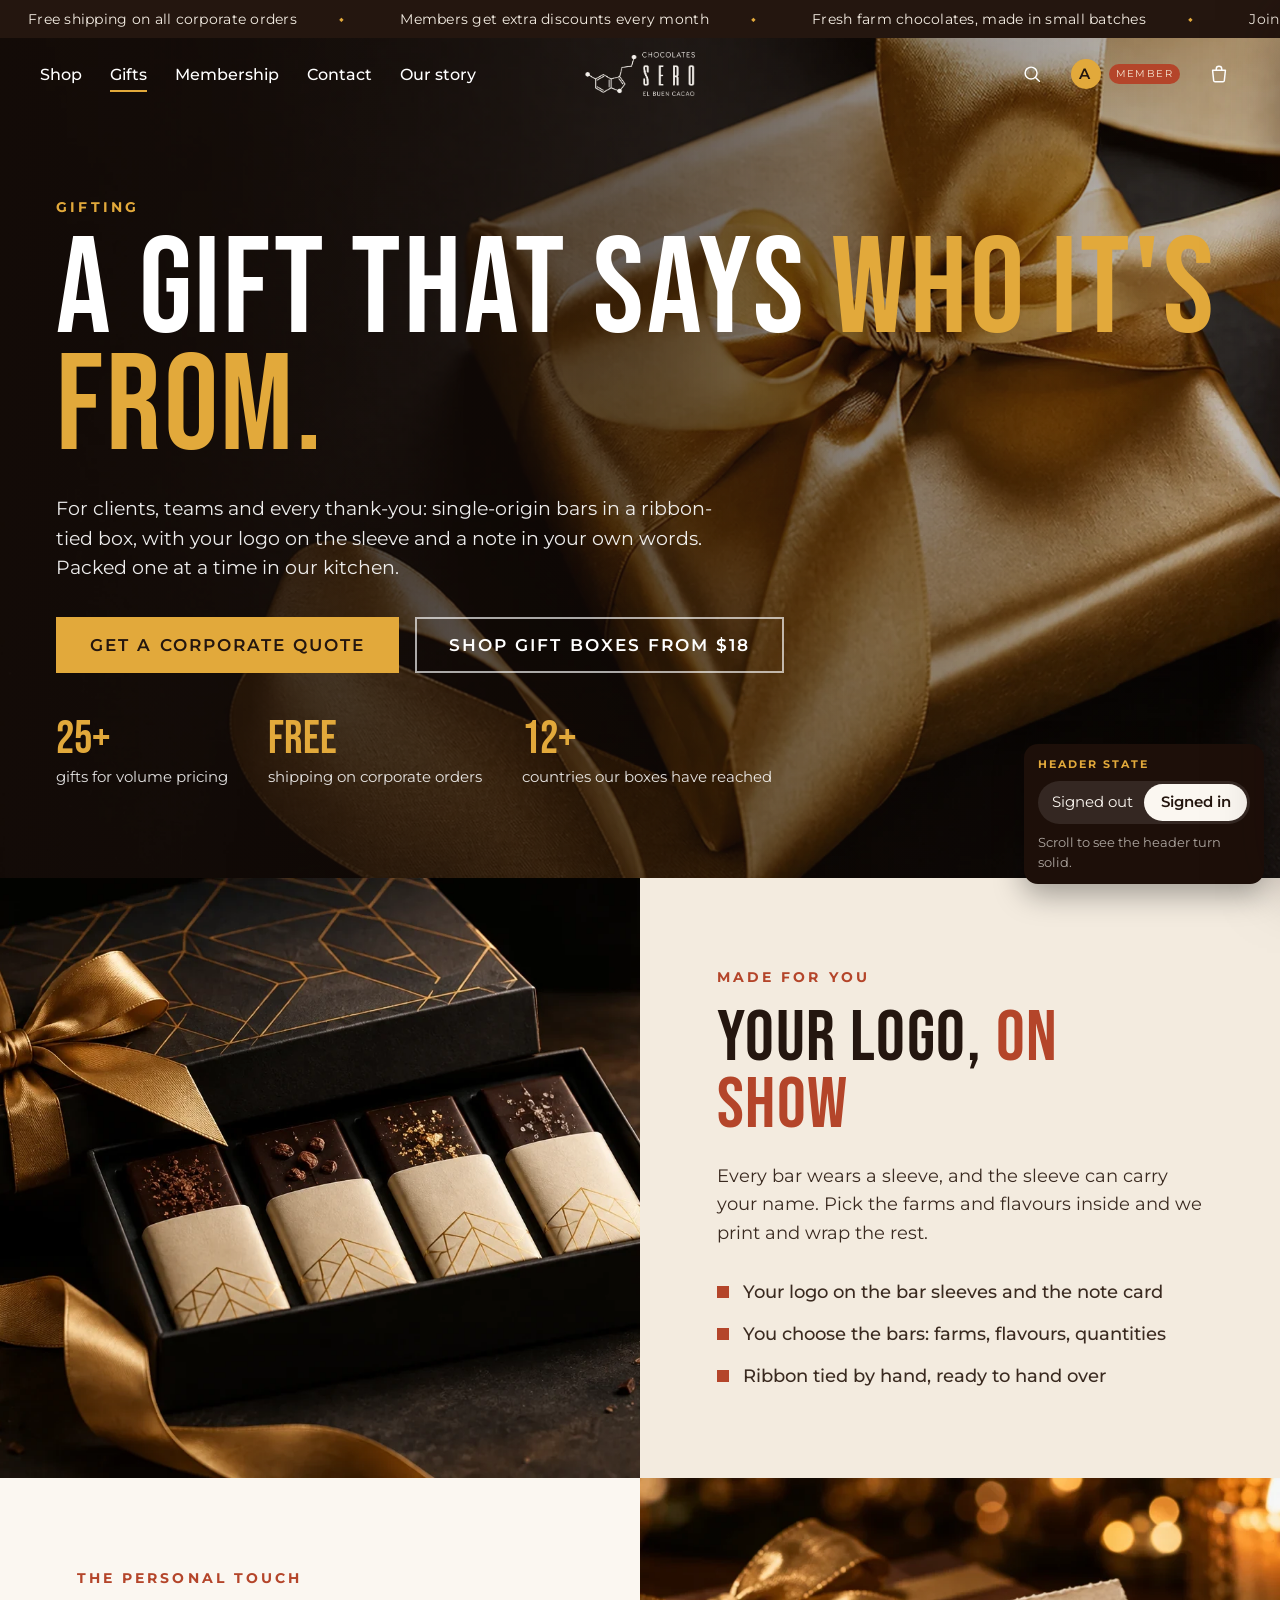
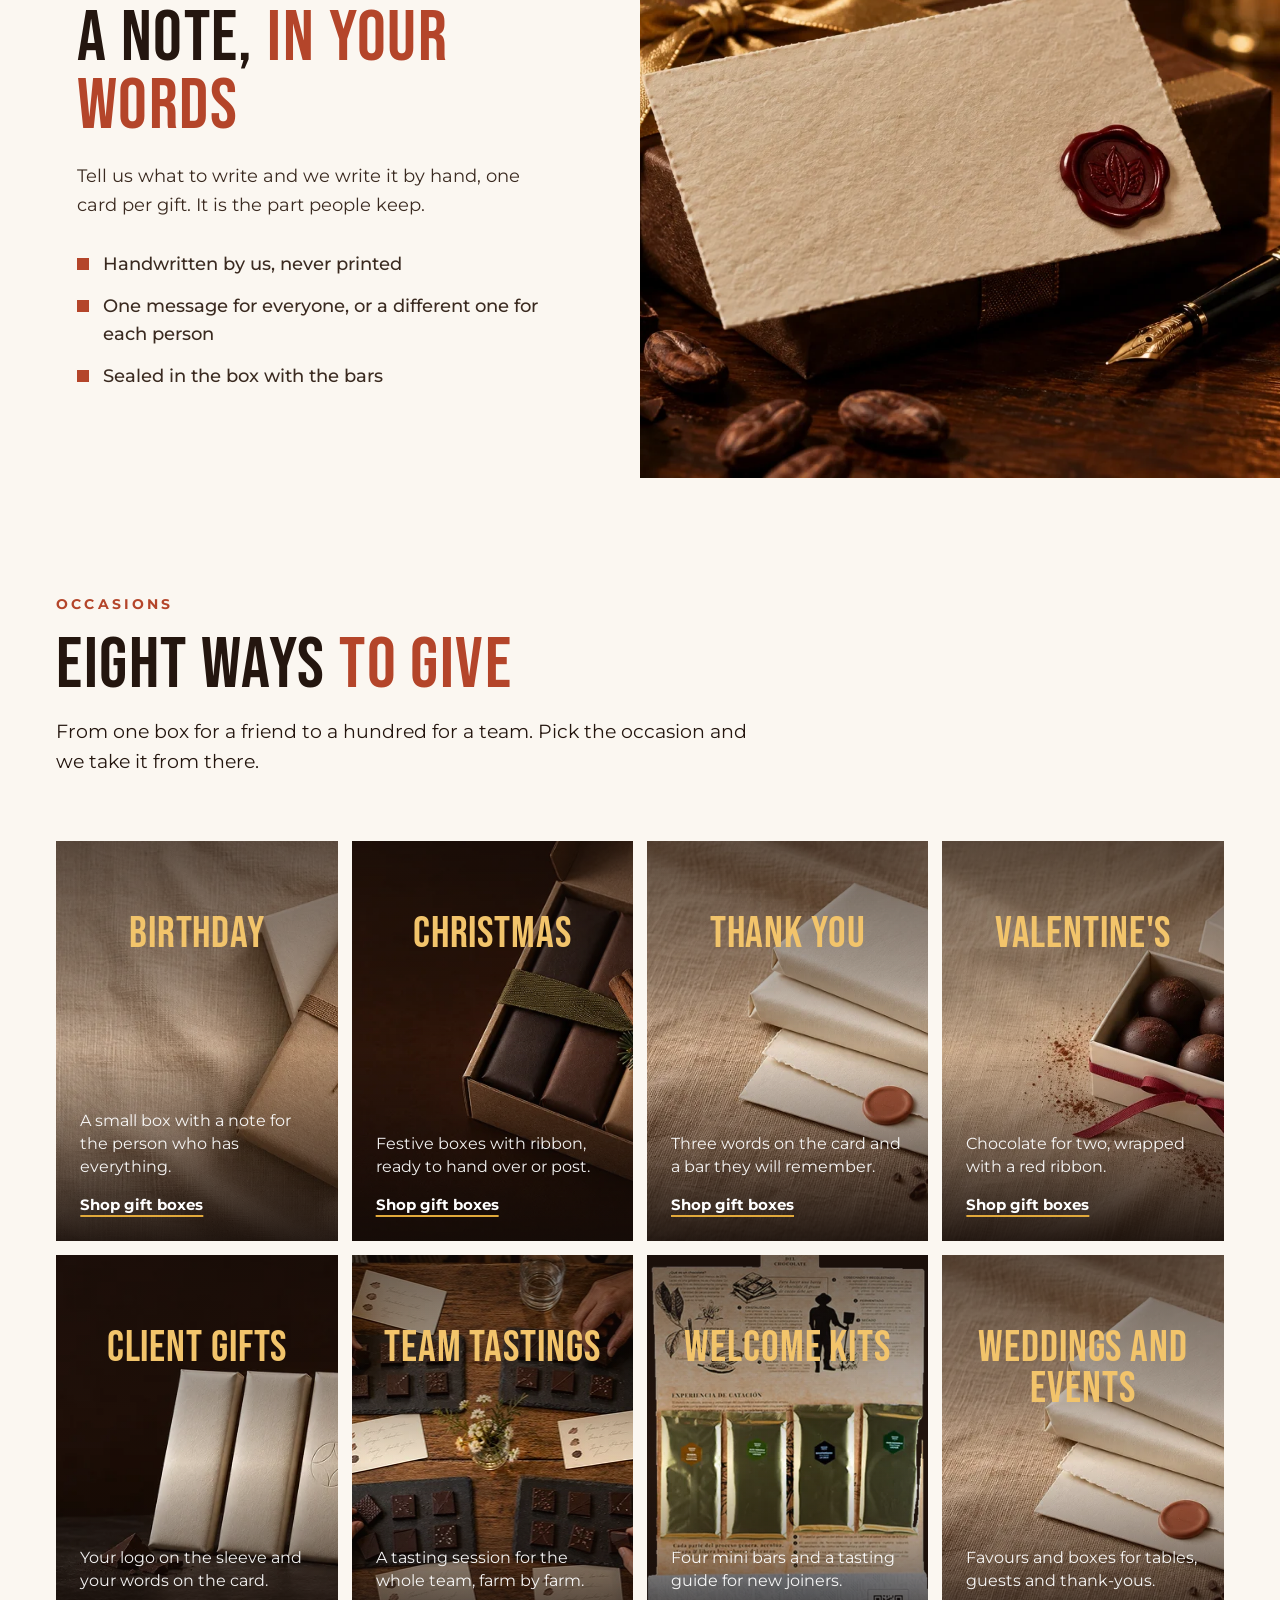
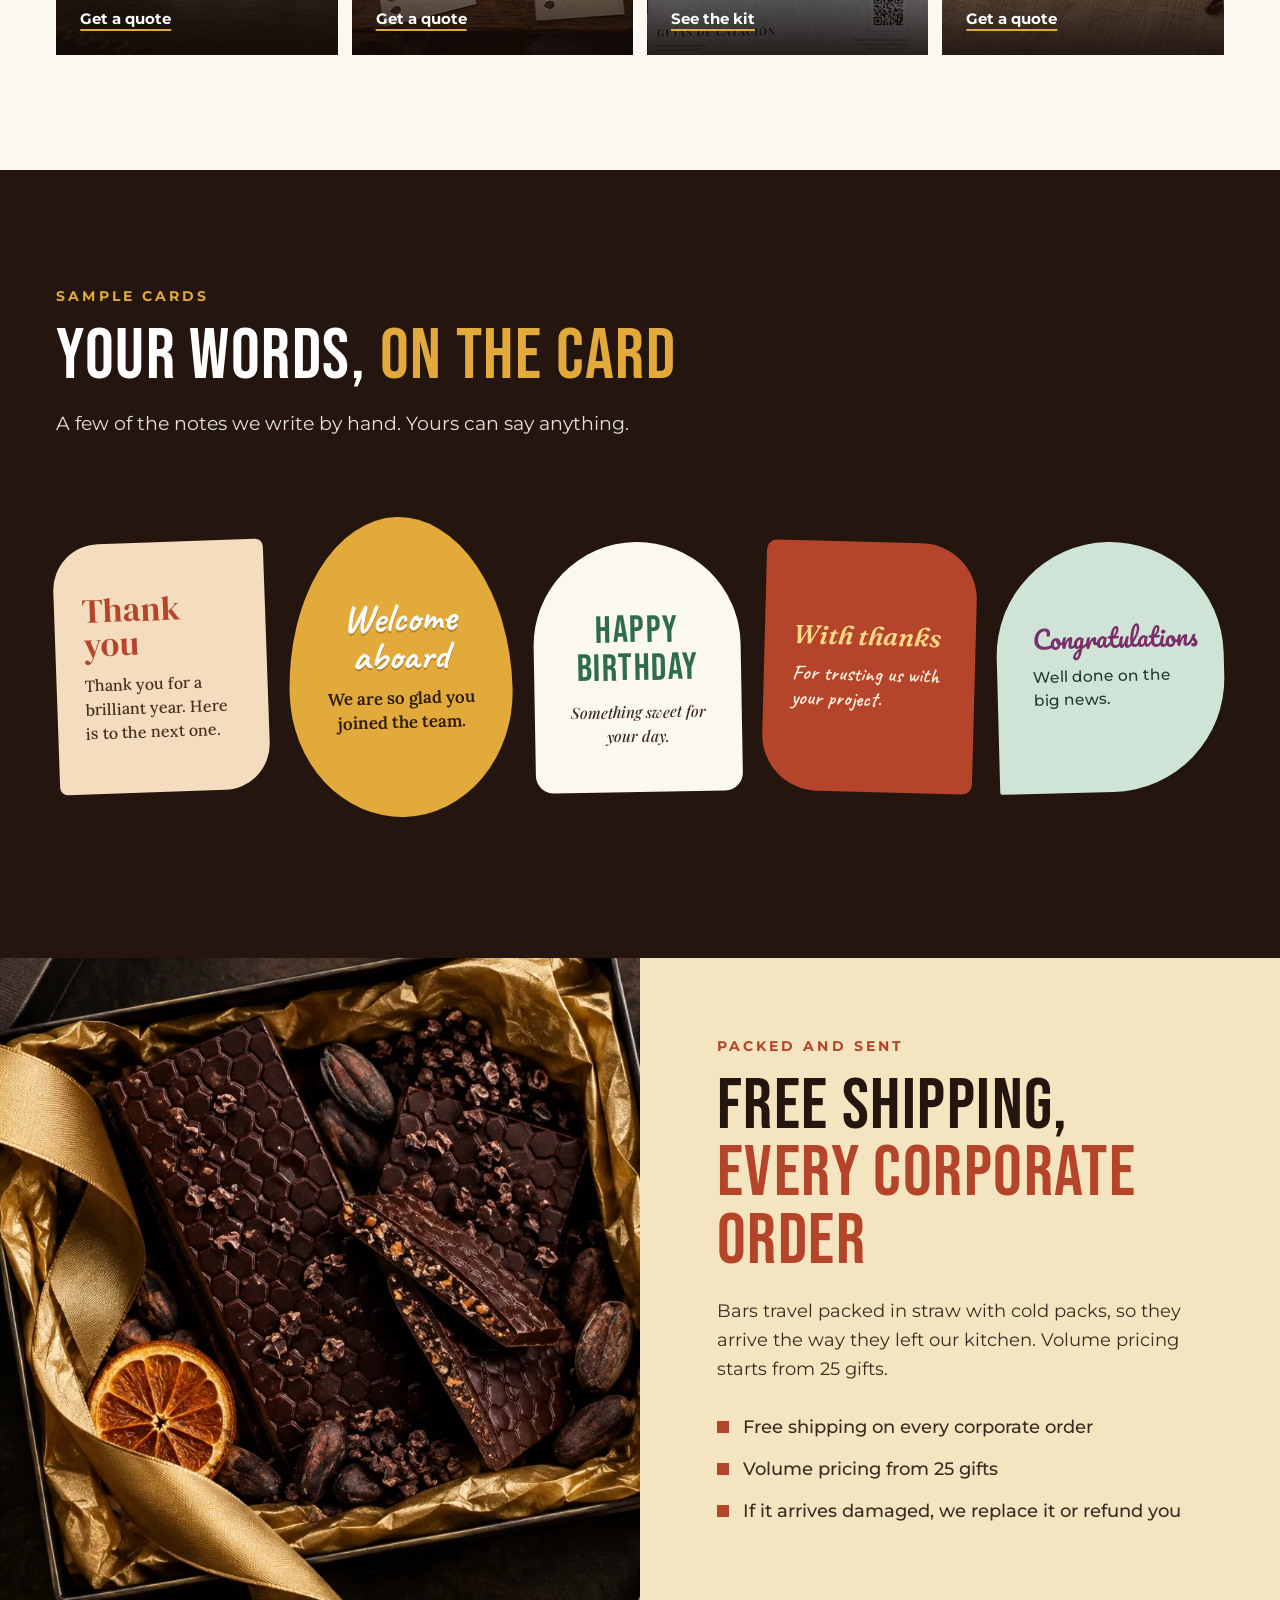
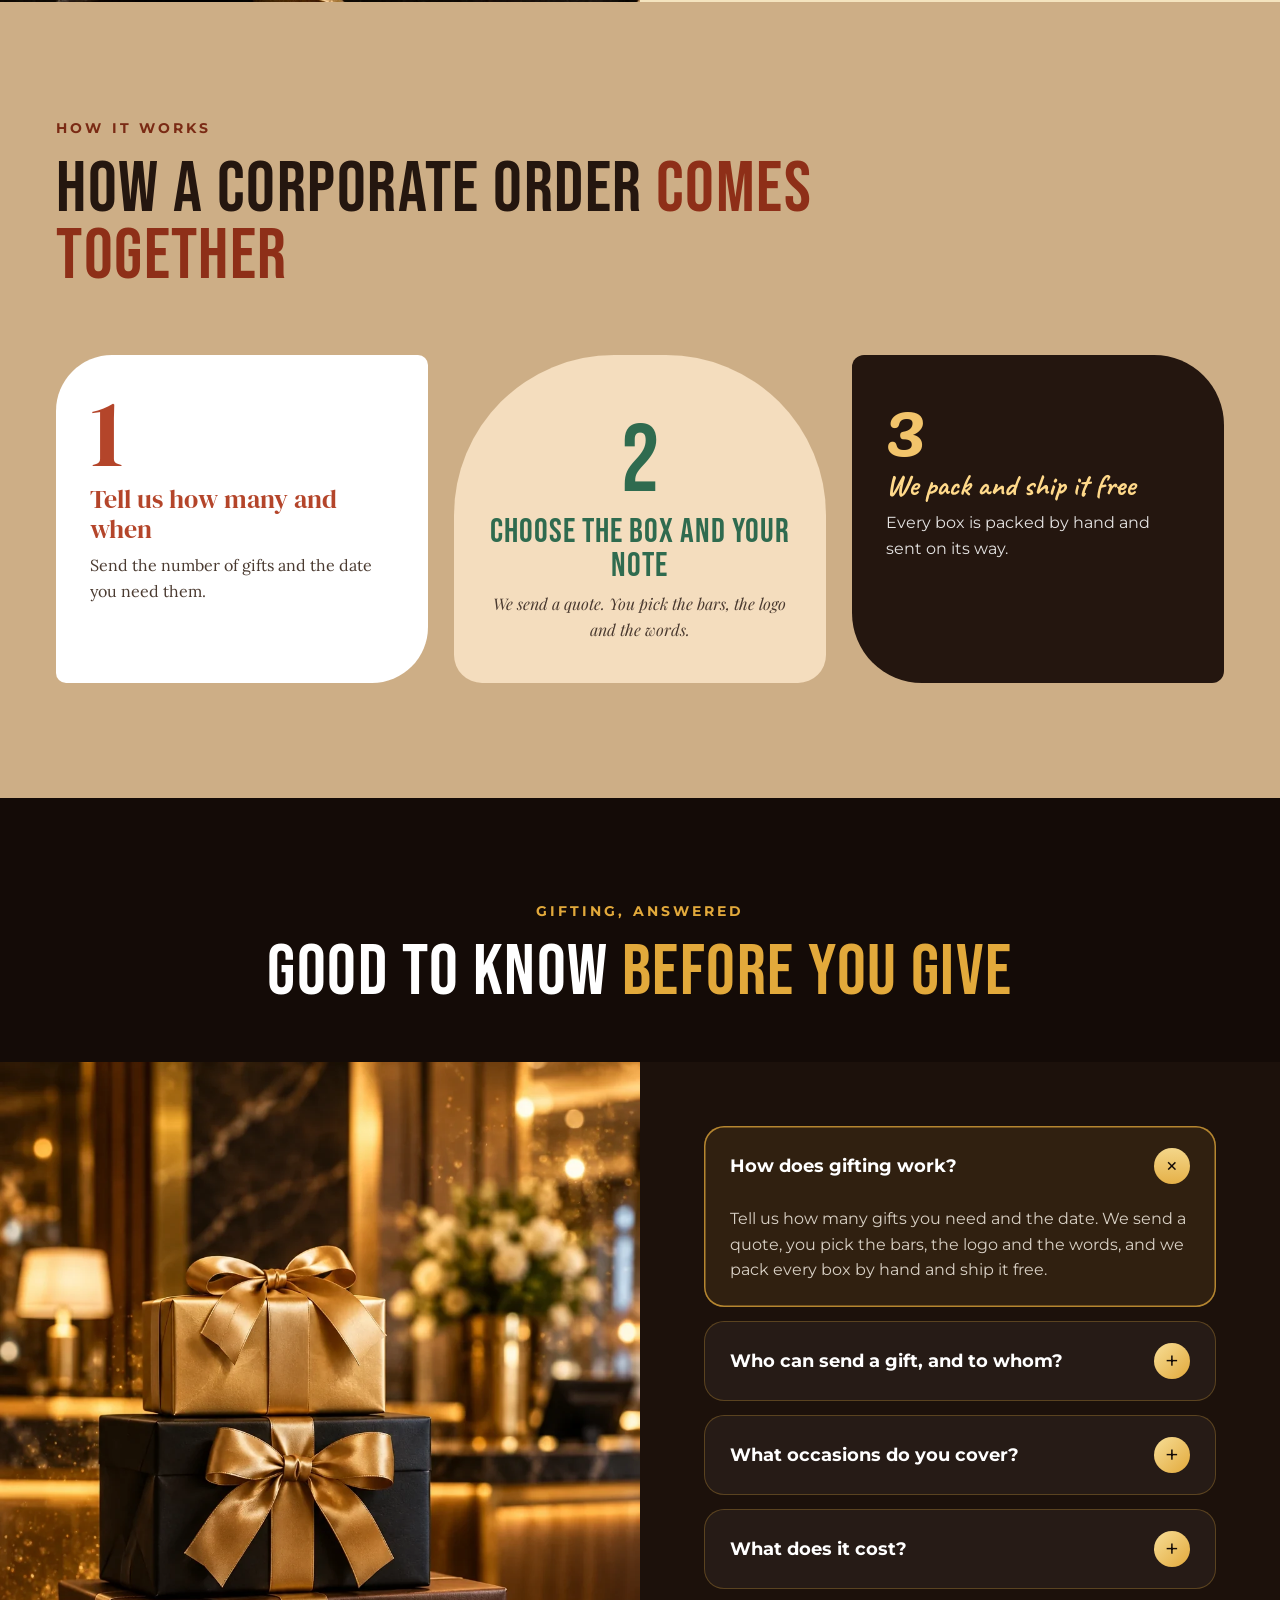
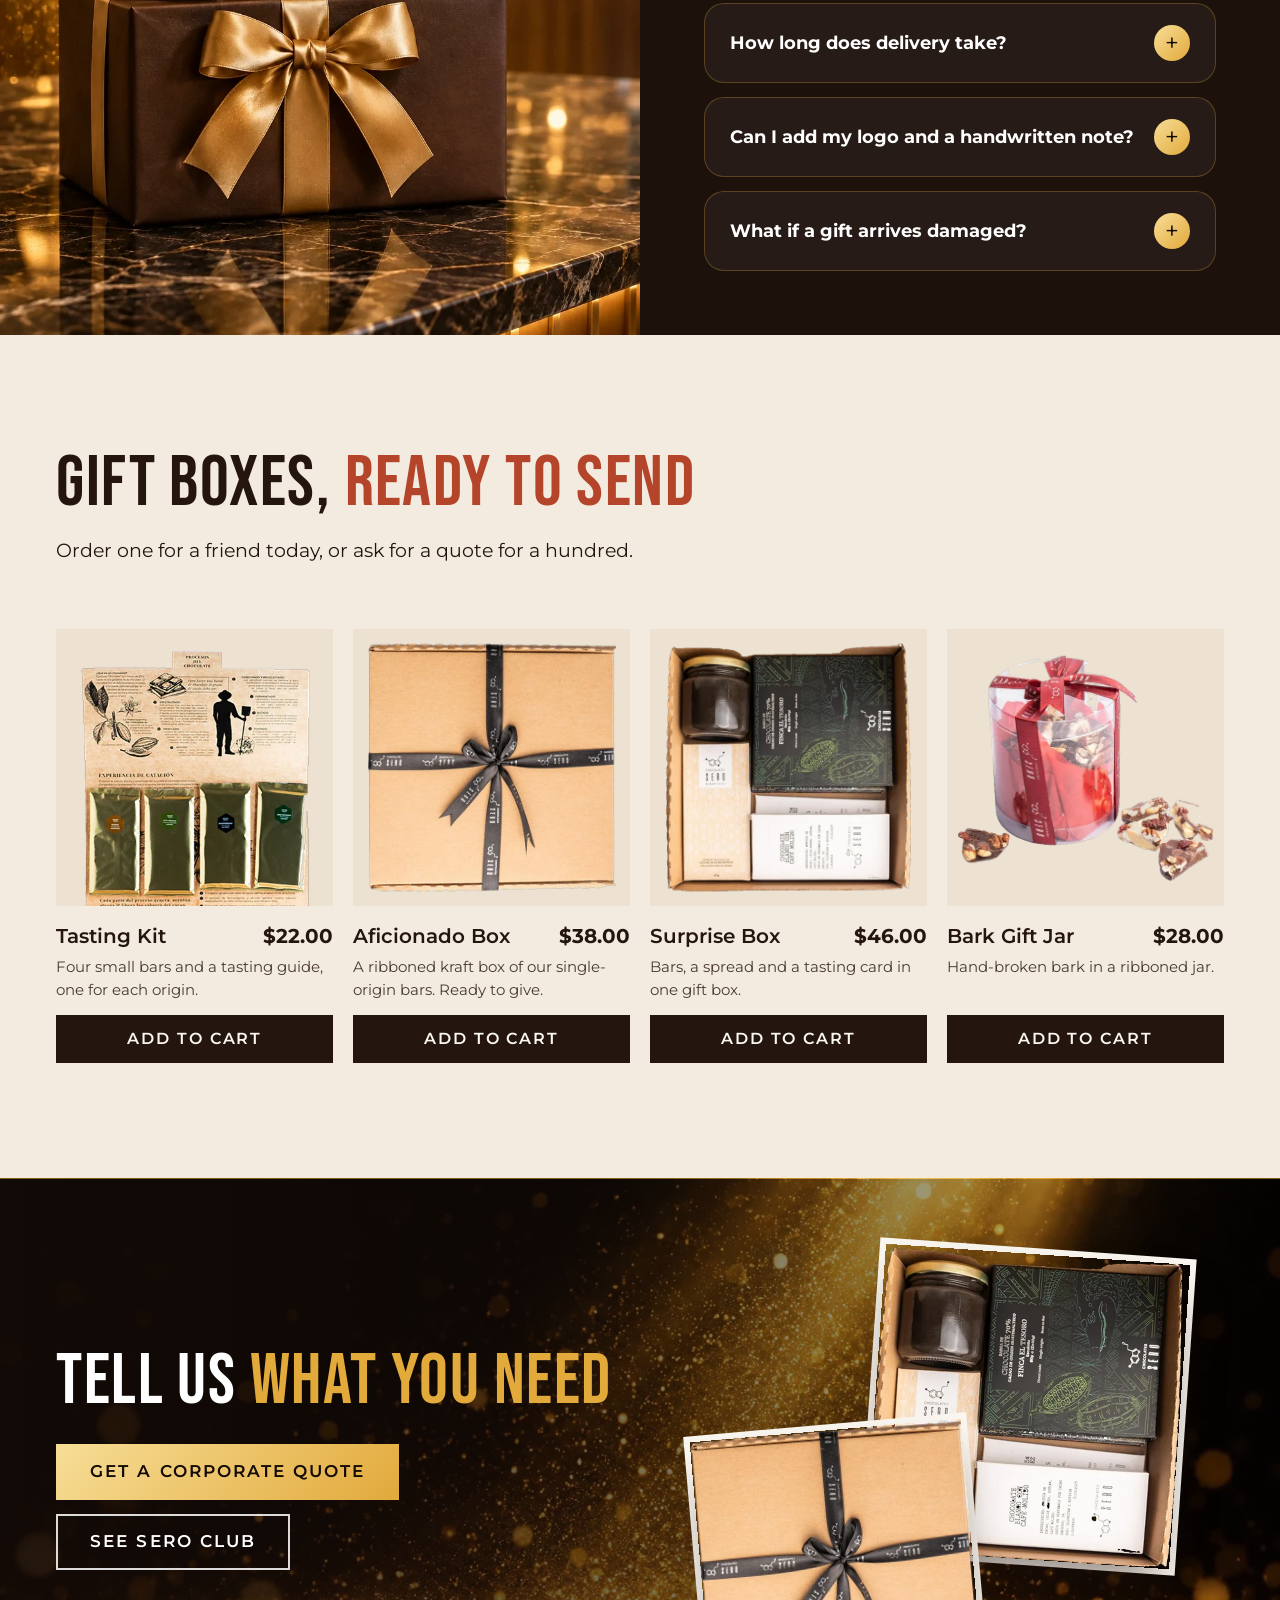
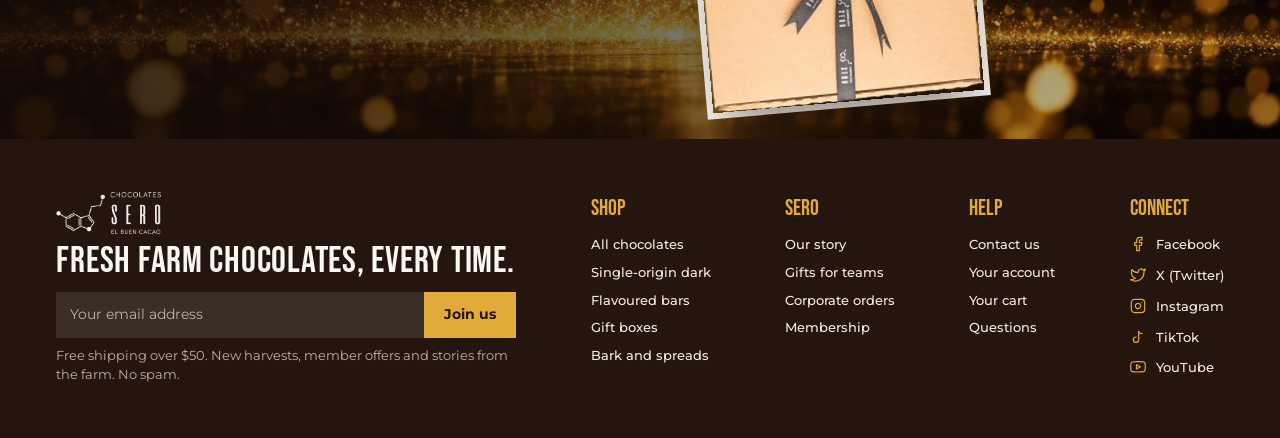
<file: custom-gifts.html>
<!doctype html>

<!-- ======================================================================
     PAGE: GIFTS PAGE
     Custom gifts. Hero, personalised sleeve, note and seal, shipping
     box, occasions, gift boxes, sample notes, steps and call to
     action.
     ====================================================================== -->
<!--  How this file is organised (top to bottom):
        1. <head>   : meta tags, fonts, page styles (CSS)
        2. <body>   : header, mobile menu, main content, footer
        3. scripts  : page behaviour, then the shared files in assets/
      Shared files: assets/sero.js (catalogue, cart), assets/stencil.css and
      assets/stencil.js (theme), assets/footer.css (footer), assets/pages.css
      (gifts and membership). -->

<html lang="en">
  <!-- ======================================================================
       AREA: HEAD
       Page title, meta tags, fonts and styles. Nothing here is visible
       on the page itself.
       ====================================================================== -->

  <head>
    <meta charset="utf-8" />
    <meta name="viewport" content="width=device-width, initial-scale=1" />
    <title>Gifts – Sero Chocolates</title>
    <link rel="preconnect" href="https://fonts.googleapis.com" />
    <link
      href="https://fonts.googleapis.com/css2?family=Dancing+Script:wght@600;700&family=Caveat:wght@600;700&family=DM+Serif+Display&family=Fraunces:ital,wght@0,600;1,600&family=Lora:wght@500;600&family=Pacifico&family=Playfair+Display:ital,wght@0,600;1,600&family=Bebas+Neue&family=Montserrat:wght@400;500;600;700;800&display=swap"
      rel="stylesheet"
    />
    <!-- ======================================================================
         CSS: STYLES
         CSS for this page. Colours, fonts and spacing are set as variables
         near the top of the first block.
         ====================================================================== -->
    <style>
      :root {
        /* working palette – to be finalised in the colour discussion */
        --cocoa: #2a160d; /* deepest chocolate (footer, text on light) */
        --primary: #4f1b01; /* PRIMARY colour – header, footer (RGB 79 27 1) */
        --choc: #4f1b01;
        --milk: #8a5a3b; /* milk chocolate */
        --secondary: #f4f0eb; /* SECONDARY colour – text on primary, light surfaces */
        --cream: #f4f0eb;
        --sand: #e9d6b8; /* light sand */
        --burgundy: #6e1f33; /* accent / member */
        --amber: #d98e2c; /* highlight */
        --ink: #241410;
        --line: rgba(42, 22, 13, 0.16);

        --bar-h: 38px;
        --hdr-h: 64px; /* enlarged header (70% of first draft) */
        --hdr-h-small: 55px; /* compact header after scroll */
        --logo-h: 49px;
        --logo-h-small: 42px;
      }
      * {
        box-sizing: border-box;
        margin: 0;
        padding: 0;
      }
      html {
        scroll-behavior: smooth;
      }
      body {
        font-family: "Montserrat", system-ui, sans-serif;
        color: var(--ink);
        background: #fbf6ee;
        line-height: 1.5;
      }
      a {
        color: inherit;
        text-decoration: none;
      }
      button {
        font: inherit;
        color: inherit;
        background: none;
        border: 0;
        cursor: pointer;
      }
      ul {
        list-style: none;
      }
      :focus-visible {
        outline: 2px solid var(--amber);
        outline-offset: 3px;
      }

      /* ============ ANNOUNCEMENT BAR ============ */
      .announce {
        height: var(--bar-h);
        background: var(--burgundy);
        color: #f6e7d2;
        overflow: hidden;
        display: flex;
        align-items: center;
        font-size: 14.5px;
        letter-spacing: 0.08em;
        text-transform: uppercase;
        position: relative;
      }
      .announce:hover .ticker {
        animation-play-state: paused;
      }
      .ticker {
        display: flex;
        flex: none;
        white-space: nowrap;
        animation: marquee 32s linear infinite;
      }
      .ticker span {
        display: inline-flex;
        align-items: center;
        gap: 14px;
        padding: 0 28px;
      }
      .ticker span::after {
        content: "◆";
        color: var(--amber);
        font-size: 8px;
        margin-left: 28px;
      }
      @keyframes marquee {
        to {
          transform: translateX(-50%);
        }
      }

      /* ============ HEADER ============ */
      .header {
        position: fixed;
        top: var(--bar-h);
        left: 0;
        right: 0;
        z-index: 50;
        height: var(--hdr-h);
        background: transparent;
        color: var(--secondary);
        display: grid;
        grid-template-columns: 1fr auto 1fr;
        align-items: center;
        padding: 0 40px;
        transition:
          height 0.45s cubic-bezier(0.2, 0.7, 0.2, 1),
          background-color 0.45s,
          color 0.45s,
          box-shadow 0.45s;
      }
      .header nav ul {
        display: flex;
        align-items: center;
        gap: 28px;
      }
      .header .left {
        display: flex;
        align-items: center;
        height: 100%;
      }
      .header nav {
        display: flex;
        align-items: center;
      }
      .header nav a {
        white-space: nowrap;
        line-height: 1;
        font-size: 14.5px;
        font-weight: 500;
        letter-spacing: 0.14em;
        text-transform: uppercase;
        position: relative;
        padding: 8px 0;
      }
      .header nav a::after {
        content: "";
        position: absolute;
        left: 0;
        bottom: 0;
        height: 2px;
        width: 0;
        background: var(--amber);
        transition: width 0.3s;
      }
      .header nav a:hover::after,
      .header nav a[aria-current="page"]::after {
        width: 100%;
      }
      .logo {
        display: flex;
        align-items: center;
        line-height: 0;
      }
      .logo img {
        height: var(--logo-h);
        width: auto;
        transition: height 0.45s cubic-bezier(0.2, 0.7, 0.2, 1);
        filter: invert(1);
        mix-blend-mode: screen;
      } /* black-on-white PNG → white-on-chocolate */
      .actions {
        display: flex;
        justify-content: flex-end;
        align-items: center;
        gap: 8px;
      }
      .icon-btn {
        display: inline-flex;
        align-items: center;
        gap: 8px;
        min-height: 40px;
        min-width: 40px;
        justify-content: center;
        border-radius: 999px;
        padding: 0 10px;
        font-size: 15.5px;
        letter-spacing: 0.08em;
        text-transform: uppercase;
        transition: background 0.2s;
      }
      .icon-btn:hover {
        background: rgba(255, 255, 255, 0.12);
      }
      .icon-btn svg {
        width: 22px;
        height: 22px;
        stroke: currentColor;
        fill: none;
        stroke-width: 1.6;
        stroke-linecap: round;
        stroke-linejoin: round;
      }
      .badge {
        position: absolute;
        top: 2px;
        right: 0;
        min-width: 17px;
        height: 17px;
        border-radius: 9px;
        background: var(--amber);
        color: var(--cocoa);
        font-size: 11px;
        font-weight: 600;
        display: grid;
        place-items: center;
      }
      .cart {
        position: relative;
      }

      .search {
        display: flex;
        align-items: center;
      }
      .search input {
        width: 0;
        opacity: 0;
        border: 0;
        border-bottom: 1px solid currentColor;
        background: transparent;
        color: inherit;
        font: inherit;
        font-size: 15.5px;
        padding: 6px 0;
        transition:
          width 0.35s,
          opacity 0.35s;
      }
      .search.open input {
        width: 170px;
        opacity: 1;
        margin-right: 4px;
      }
      .search input::placeholder {
        color: inherit;
        opacity: 0.6;
      }

      /* account – two states */
      .acct {
        position: relative;
      }
      .acct .in {
        display: none;
      }
      body.signed-in .acct .out {
        display: none;
      }
      body.signed-in .acct .in {
        display: inline-flex;
      }
      .avatar {
        width: 30px;
        height: 30px;
        border-radius: 50%;
        background: var(--amber);
        color: var(--cocoa);
        display: grid;
        place-items: center;
        font-weight: 600;
        font-size: 14.5px;
      }
      .member-tag {
        font-size: 10px;
        letter-spacing: 0.14em;
        padding: 2px 7px;
        border-radius: 99px;
        background: var(--burgundy);
        color: #f6e7d2;
      }
      .menu-pop {
        position: absolute;
        right: 0;
        top: calc(100% + 6px);
        min-width: 220px;
        background: var(--cream);
        color: var(--ink);
        border-radius: 10px;
        box-shadow: 0 14px 40px rgba(42, 22, 13, 0.28);
        padding: 8px;
        display: none;
      }
      .acct.open .menu-pop {
        display: block;
      }
      .menu-pop .who {
        padding: 10px 12px 8px;
        border-bottom: 1px solid var(--line);
        margin-bottom: 6px;
      }
      .menu-pop .who b {
        display: block;
        font-size: 16.5px;
      }
      .menu-pop .who small {
        color: var(--milk);
      }
      .menu-pop a {
        display: block;
        padding: 9px 12px;
        border-radius: 6px;
        font-size: 15.5px;
      }
      .menu-pop a:hover {
        background: var(--sand);
      }
      .menu-pop a.signout {
        color: var(--burgundy);
        border-top: 1px solid var(--line);
        margin-top: 6px;
        border-radius: 0 0 6px 6px;
      }

      .burger {
        display: none;
      }
      @media (max-width: 1180px) {
        .header {
          padding: 0 24px;
        }
        .header nav ul {
          gap: 18px;
        }
        .header nav a {
          font-size: 13px;
          letter-spacing: 0.1em;
        }
      }

      /* scrolled: half-height, light colours, shadow */
      body.scrolled .header {
        height: var(--hdr-h-small);
        background: var(--primary);
        box-shadow: 0 4px 18px rgba(0, 0, 0, 0.35);
      }
      body.scrolled .logo img {
        height: var(--logo-h-small);
      }

      @media (max-width: 980px) {
        .header {
          padding: 0 16px;
        }
        .header nav {
          display: none;
        }
        .burger {
          display: inline-flex;
        }
        .header .left {
          display: flex;
        }
        .logo img {
          height: 47px;
        }
        body.scrolled .logo img {
          height: 42px;
        }
        :root {
          --hdr-h: 68px;
        }
        .icon-btn .lbl {
          display: none;
        }
        .search.open input {
          width: 110px;
        }
        .drawer {
          display: none;
          position: fixed;
          inset: 0 auto 0 0;
          width: 78%;
          max-width: 320px;
          background: var(--choc);
          color: var(--cream);
          z-index: 60;
          padding: 90px 28px 28px;
        }
        .drawer.open {
          display: block;
        }
        .drawer a {
          display: block;
          padding: 14px 0;
          font-size: 20px;
          letter-spacing: 0.12em;
          text-transform: uppercase;
          border-bottom: 1px solid rgba(255, 255, 255, 0.14);
        }
      }
      .drawer {
        display: none;
      }

      /* ============ HERO ============ */
      .hero-home {
        --gutter: max(40px, calc((100vw - 1360px) / 2 + 40px));
        position: relative;
        min-height: calc(100svh - var(--bar-h));
        display: flex;
        align-items: stretch;
        overflow: hidden;
        background: #1b0c04;
        color: var(--secondary);
        isolation: isolate;
      }
      .hero-bg {
        position: absolute;
        inset: 0;
        z-index: -2;
        overflow: hidden;
        background: #1b0c04;
      }
      .bg-layer {
        position: absolute;
        inset: 0;
        background-position: center;
        background-size: cover;
        background-repeat: no-repeat;
      }
      .bg-panel {
        position: absolute;
        top: 0;
        height: 100%;
        background-position: center;
        background-size: cover;
        background-repeat: no-repeat;
      }
      .bg-group {
        position: absolute;
        inset: -24%;
        rotate: var(--tilt, 0deg);
        animation: groupDrift 24s ease-in-out infinite alternate;
        will-change: translate, scale;
      }
      @keyframes groupDrift {
        from {
          translate: -1.5% -1%;
          scale: 1;
        }
        to {
          translate: 1.5% 1%;
          scale: 1.05;
        }
      }
      @media (max-width: 980px) {
        .bg-group {
          inset: -45%;
        }
      }
      .bg-slider .slide {
        position: absolute;
        inset: 0;
        opacity: 0;
        transition: opacity 1.2s ease;
      }
      .bg-slider .slide.on {
        opacity: 1;
      }
      .bg-slider .slide.on .bg-layer,
      .bg-slider .slide.on .bg-photo {
        animation: kenburns 9s ease-out forwards;
      }
      @keyframes kenburns {
        from {
          transform: scale(1);
        }
        to {
          transform: scale(1.07);
        }
      }
      .hero-dots {
        position: absolute;
        left: 50%;
        bottom: 26px;
        transform: translateX(-50%);
        display: none;
        gap: 14px;
        z-index: 3;
      }
      .hero-dots.show {
        display: flex;
      }
      .hero-dots button {
        width: 16px;
        height: 16px;
        border-radius: 50%;
        border: 1.5px solid var(--amber);
        background: transparent;
        cursor: pointer;
        padding: 0;
        transition:
          background 0.3s,
          box-shadow 0.3s,
          transform 0.3s;
      }
      .hero-dots button:hover {
        transform: scale(1.15);
      }
      .hero-dots button.on {
        background: var(--secondary);
        box-shadow:
          0 0 0 3px rgba(110, 31, 51, 0.55),
          0 0 14px 4px rgba(110, 31, 51, 0.95);
      }
      .hero-shade {
        position: absolute;
        inset: 0;
        z-index: -1;
        pointer-events: none;
        /* chocolate radial gradient: lighter in the centre, darker towards the edges */
        background: radial-gradient(
          ellipse at center,
          rgba(79, 27, 1, 0.28) 0%,
          rgba(52, 18, 2, 0.55) 55%,
          rgba(24, 8, 0, 0.86) 100%
        );
      }
      .hero-inner {
        width: 100%;
        max-width: 1360px;
        margin: 0 auto;
        position: relative;
        padding: calc(var(--hdr-h) + 16px) 40px 64px;
        display: grid;
        grid-template-columns: 1.05fr 0.95fr;
        gap: 24px 40px;
        align-items: center;
      }
      .hero-copy {
        position: relative;
        z-index: 2;
      }
      .hero-cocoa {
        position: absolute;
        inset: 0;
        z-index: -1;
        pointer-events: none;
      }
      .hero-bars {
        position: absolute;
        inset: 0 0 0 40%;
        z-index: 1;
        pointer-events: none;
      }
      .hero-edge {
        position: absolute;
        inset: 0;
        z-index: 1;
        pointer-events: none;
      }
      .hero-fruit {
        position: relative;
        width: 100%;
        aspect-ratio: 1/1;
        max-width: 640px;
        justify-self: end;
        pointer-events: none;
      }
      .hero-bars {
        display: none;
      }
      .hero-home[data-bg^="blend"] .hero-bars {
        display: block;
      }
      .hero-inner {
        z-index: 2;
      }
      .hero-copy h1 {
        font-family: "Bebas Neue", "Impact", sans-serif;
        font-weight: 600;
        font-size: clamp(71.68px, 13.31vw, 192px);
        line-height: 0.92;
        letter-spacing: -0.01em;
        color: var(--secondary);
        text-wrap: balance;
        text-transform: uppercase;
      }
      .hero-copy .support {
        font-family: "Bebas Neue", "Impact", sans-serif;
        font-weight: 500;
        font-size: clamp(40.96px, 5.38vw, 76.8px);
        line-height: 1.05;
        color: var(--sand);
        margin-top: 22px;
        text-transform: uppercase;
      }
      .hero-actions {
        display: flex;
        flex-wrap: wrap;
        gap: 16px;
        margin-top: 40px;
        align-items: stretch;
      }
      .hbtn {
        display: inline-flex;
        align-items: center;
        justify-content: center;
        gap: 12px;
        min-height: 56px;
        padding: 0 34px;
        font-family: "Montserrat", sans-serif;
        font-weight: 600;
        font-size: 14.5px;
        letter-spacing: 0.14em;
        text-transform: uppercase;
        border: 1.5px solid transparent;
        border-radius: 0;
        cursor: pointer;
        background-repeat: no-repeat;
        background-position: left;
        background-size: 0% 100%;
        transition:
          background-size 0.4s,
          color 0.3s,
          transform 0.25s,
          border-color 0.3s;
      }
      .hbtn svg {
        width: 18px;
        height: 18px;
        fill: none;
        stroke: currentColor;
        stroke-width: 1.8;
        stroke-linecap: round;
        stroke-linejoin: round;
        transition: transform 0.25s;
      }
      .hbtn:hover {
        background-size: 100% 100%;
        color: var(--primary);
        transform: translateY(-2px);
      }
      .hbtn:hover svg {
        transform: translateX(4px);
      }
      .hbtn-light {
        background-color: var(--secondary);
        background-image: linear-gradient(var(--amber), var(--amber));
        color: var(--primary);
      }
      .hbtn-dark {
        background-color: var(--primary);
        background-image: linear-gradient(var(--amber), var(--amber));
        color: var(--secondary);
        border-color: rgba(244, 240, 235, 0.45);
      }
      .hbtn-dark:hover {
        border-color: var(--amber);
      }

      .hero-fruit img,
      .hero-cocoa img,
      .hero-bars img,
      .hero-edge img {
        position: absolute;
        width: var(--w);
        height: auto;
        transform: rotate(var(--r));
        filter: drop-shadow(0 18px 22px rgba(0, 0, 0, 0.45)) blur(var(--b, 0px));
        animation: float 7s ease-in-out infinite;
        animation-delay: var(--d, 0s);
        will-change: transform;
      }
      @keyframes float {
        0%,
        100% {
          transform: translateY(0) rotate(var(--r));
        }
        50% {
          transform: translateY(-12px) rotate(calc(var(--r) + 3deg));
        }
      }
      @media (max-width: 980px) {
        .hero-inner {
          grid-template-columns: 1fr;
          padding-top: calc(var(--hdr-h) + 32px);
          gap: 8px;
        }
        .hero-fruit {
          max-width: 440px;
          justify-self: center;
        }
        .hero-bars {
          inset: auto 0 0 0;
          height: 46%;
        }
        .hero-edge {
          display: none;
        }
        .hero-inner {
          padding-bottom: 140px;
        }
        .hero-copy h1 {
          font-size: clamp(52px, 15vw, 100px);
        }
      }

      .hero-eyebrow {
        display: flex;
        align-items: center;
        gap: 14px;
        font-family: "Montserrat", sans-serif;
        font-weight: 600;
        font-size: 13px;
        letter-spacing: 0.15em;
        text-transform: uppercase;
        color: var(--amber);
        margin-bottom: 22px;
        white-space: nowrap;
      }
      .hero-eyebrow span {
        display: inline-block;
        width: 38px;
        height: 1.5px;
        background: var(--amber);
        flex: none;
      }
      .stats-bar {
        width: 100%;
        background: var(--secondary);
        padding: 84px 40px 92px;
      }
      .stats-bar ul {
        list-style: none;
        max-width: 1360px;
        margin: 0 auto;
        display: grid;
        grid-template-columns: repeat(4, 1fr);
        gap: 40px;
      }
      .stats-bar li {
        padding: 0;
        position: relative;
      }
      .stat-7 .halo {
        position: absolute;
        left: -46px;
        top: -30px;
        width: 150px;
        height: 150px;
        border-radius: 50%;
        pointer-events: none;
        opacity: 0;
        background: radial-gradient(
          circle,
          rgba(110, 31, 51, 0.5) 0%,
          rgba(110, 31, 51, 0.22) 38%,
          rgba(110, 31, 51, 0) 70%
        );
      }
      .stats-bar b {
        display: block;
        font-family: "Dancing Script", cursive;
        font-weight: 700;
        font-size: 66px;
        line-height: 1;
        color: var(--primary);
      }
      .stats-bar span {
        display: block;
        margin-top: 12px;
        font-family: "Montserrat", system-ui, sans-serif;
        font-variation-settings:
          "opsz" 18,
          "wght" 480;
        font-size: 18.5px;
        line-height: 1.4;
        letter-spacing: 0.005em;
        color: rgba(79, 27, 1, 0.9);
        max-width: 250px;
      }
      .stats-bar span i {
        font-style: normal;
        font-variation-settings:
          "opsz" 18,
          "wght" 680;
        color: var(--burgundy);
      }
      .stats-bar b {
        position: relative;
        min-width: 3ch;
        transform-origin: left 70%;
      }
      .stat-7 b {
        will-change: text-shadow, transform, color;
      }
      .hero-cocoa img.puff {
        filter: none;
        opacity: 0.5;
        animation: drift 16s ease-in-out infinite;
        animation-delay: var(--d, 0s);
      }
      @keyframes drift {
        0%,
        100% {
          transform: translate(0, 0) scale(1);
        }
        50% {
          transform: translate(14px, -10px) scale(1.06);
        }
      }
      @media (max-width: 980px) {
        .stats-bar {
          padding: 56px 20px 60px;
        }
        .stats-bar ul {
          grid-template-columns: 1fr 1fr;
          gap: 30px 20px;
        }
        .stats-bar b {
          font-size: 50px;
        }
        .stats-bar span {
          font-size: 17.5px;
        }
        .hero-eyebrow {
          font-size: 11px;
          letter-spacing: 0.14em;
          white-space: normal;
        }
        .hero-copy {
          min-width: 0;
        }
        .hero-cocoa {
          opacity: 0.85;
        }
      }
      @media (prefers-reduced-motion: reduce) {
        .hero-fruit img,
        .hero-edge img,
        .hero-bars img,
        .hero-cocoa img,
        .hero-cocoa img.puff,
        .bg-group,
        .bg-slider .slide .bg-layer {
          animation: none;
        }
      }

      /* ============ CATEGORIES ============ */
      .cats {
        width: 100%;
        background: #2a0e03 url(assets/textures/choc-caramel.jpg) center top/cover no-repeat;
      }
      .cats-head {
        position: relative;
        width: 100%;
        min-height: 140px;
        padding: 104px 40px 34px;
        display: grid;
        place-items: center;
      }
      .cats-head h2 {
        position: relative;
        margin: 0;
        max-width: 1360px;
        text-align: center;
        font-family: "Montserrat", sans-serif;
        font-style: italic;
        font-weight: 600;
        font-size: clamp(20px, calc((100vw - 96px) / 23.6), 58px);
        white-space: nowrap;
        line-height: 1.15;
        letter-spacing: -0.01em;
        color: var(--secondary);
        text-shadow:
          0 2px 6px rgba(20, 6, 0, 0.55),
          0 2px 22px rgba(20, 6, 0, 0.6);
      }
      .cats-body {
        width: 100%;
        position: relative;
        padding: 6px 0 105px;
      }
      .dock-wrap {
        position: relative;
        width: 100%;
      }
      .dock {
        width: 100%;
        overflow-x: auto;
        overflow-y: hidden;
        scrollbar-width: none;
        padding: 120px 0 18px;
        scroll-snap-type: x proximity;
      }
      .dock::-webkit-scrollbar {
        display: none;
      }
      .dock-inner {
        --base: 164px;
        position: relative;
        display: flex;
        align-items: flex-end;
        gap: 28px;
        width: max-content;
        margin: 0 auto;
        padding: 0 112px;
      }
      .cat {
        flex: none;
        width: var(--base);
        display: flex;
        flex-direction: column;
        align-items: center;
        text-align: center;
        text-decoration: none;
        color: var(--primary);
        scroll-snap-align: center;
        outline: none;
      }
      .cat-disc {
        position: relative;
        display: block;
        width: var(--base);
        height: var(--base);
        border-radius: 50%;
        background: radial-gradient(circle at 34% 26%, var(--c2), var(--c1) 74%);
        box-shadow:
          0 16px 30px -10px rgba(10, 3, 0, 0.7),
          inset 0 0 0 1.5px rgba(255, 255, 255, 0.2);
        transform-origin: 50% 100%;
        transform: translateX(var(--dx, 0px)) scale(var(--s, 1));
        will-change: transform;
      }
      .cat-pop {
        position: absolute;
        left: 4%;
        right: 4%;
        top: -14%;
        bottom: 16%;
        display: grid;
        place-items: end center;
        pointer-events: none;
      }
      .cat-pop img {
        max-width: 100%;
        max-height: 100%;
        object-fit: contain;
        filter: drop-shadow(0 12px 12px rgba(10, 3, 0, 0.55));
        transition: translate 0.35s cubic-bezier(0.2, 0.7, 0.2, 1);
      }
      .cat:hover .cat-pop img,
      .cat:focus-visible .cat-pop img {
        translate: 0 -4%;
      }
      .cat-name,
      .cat-meta {
        display: block;
        transform: translateX(var(--dx, 0px));
      }
      .cat-name {
        margin-top: 20px;
        font-family: "Montserrat", sans-serif;
        font-weight: 600;
        font-size: 14.5px;
        letter-spacing: 0.14em;
        text-transform: uppercase;
        color: var(--secondary);
        line-height: 1.35;
        min-height: 2.7em;
        text-shadow: 0 1px 8px rgba(20, 6, 0, 0.5);
      }
      .cat-meta {
        margin-top: 4px;
        font-family: "Montserrat", sans-serif;
        font-style: italic;
        font-weight: 600;
        font-size: 16.5px;
        color: #f0b55f;
      }
      .cat:focus-visible .cat-disc {
        box-shadow:
          0 0 0 3px #2a0e03,
          0 0 0 6px var(--amber),
          0 14px 28px -10px rgba(10, 3, 0, 0.7);
      }
      .dock-arrow {
        position: absolute;
        top: 50%;
        z-index: 3;
        width: 46px;
        height: 46px;
        border-radius: 50%;
        border: 1.5px solid var(--amber);
        background: var(--primary);
        color: var(--secondary);
        font-size: 20px;
        line-height: 1;
        cursor: pointer;
        transform: translateY(-70%);
        transition:
          background 0.25s,
          color 0.25s,
          box-shadow 0.25s;
      }
      .dock-arrow:hover {
        background: var(--amber);
        color: var(--primary);
      }
      .dock-arrow.prev {
        left: 18px;
      }
      .dock-arrow.next {
        right: 18px;
      }
      @media (max-width: 1400px) {
        .dock-inner {
          --base: 150px;
          gap: 22px;
          padding: 0 70px;
        }
      }
      @media (max-width: 760px) {
        .cats-head h2 {
          white-space: normal;
          font-size: clamp(26px, 7.4vw, 38px);
        }
        .cats-head {
          padding: 72px 20px 28px;
        }
        .dock-inner {
          --base: 140px;
          gap: 20px;
          padding: 0 24px;
        }
        .dock {
          padding-top: 70px;
        }
      }

      /* ============ BEST SELLERS ============ */
      .best {
        width: 100%;
        background: var(--secondary);
        color: var(--primary);
        --ol: var(--primary);
        padding: 116px 40px 128px;
      }
      .best-inner {
        max-width: 1360px;
        margin: 0 auto;
      }
      .best-head {
        margin-bottom: 26px;
      }
      .best-row {
        display: flex;
        align-items: flex-end;
        justify-content: space-between;
        flex-wrap: wrap;
        gap: 12px 44px;
        margin: 2px 0 8px;
      }
      .best-head .eyebrow {
        color: var(--burgundy);
      }
      .best-head h2 {
        font-family: "Bebas Neue", "Impact", sans-serif;
        font-weight: 600;
        font-size: clamp(38.4px, 4.74vw, 66.56px);
        line-height: 1;
        color: var(--primary);
        margin: 0;
        white-space: nowrap;
        text-transform: uppercase;
      }
      .best-row .lnk {
        padding: 0 0 6px;
      }
      .best-sub {
        font-size: 17.5px;
        line-height: 1.5;
        color: #5b3f31;
      }
      .best .lnk {
        font-size: 14.5px;
      }
      .best-grid {
        display: grid;
        grid-template-columns: repeat(4, 1fr);
        gap: 24px;
      }
      .pcard {
        display: flex;
        flex-direction: column;
        gap: 12px;
      }
      .pcard-media {
        position: relative;
        display: grid;
        place-items: center;
        aspect-ratio: 4/5;
        border-radius: 20px;
        overflow: hidden;
        padding: 33% 7% 7%;
        background: radial-gradient(circle at 50% 38%, var(--m2), var(--m1) 78%);
        box-shadow: inset 0 0 0 1px rgba(79, 27, 1, 0.08);
      }
      .pcard-media img {
        width: 100%;
        height: 100%;
        object-fit: contain;
        filter: drop-shadow(0 18px 18px rgba(40, 12, 2, 0.38));
        transition: transform 0.5s cubic-bezier(0.2, 0.7, 0.2, 1);
      }
      .pcard:hover .pcard-media img {
        transform: translateY(-6px) scale(1.05);
      }
      .pdetails {
        display: flex;
        flex-direction: column;
        gap: 6px;
        padding: 2px 2px 0;
      }
      .pdetails h3 {
        font-family: "Bebas Neue", "Impact", sans-serif;
        font-weight: 600;
        font-size: 38.4px;
        line-height: 1.05;
        color: var(--primary);
      }
      .porigin {
        display: flex;
        gap: 10px;
        align-items: flex-start;
        font-size: 16.5px;
        line-height: 1.35;
        color: #5b3f31;
      }
      .porigin svg {
        flex: none;
        width: 18px;
        height: 18px;
        margin-top: 2px;
        fill: none;
        stroke: var(--burgundy);
        stroke-width: 1.7;
        stroke-linecap: round;
        stroke-linejoin: round;
      }
      .porigin b {
        display: block;
        font-weight: 500;
        color: var(--primary);
      }
      .porigin i {
        display: block;
        font-style: normal;
        font-size: 15px;
        opacity: 0.8;
      }
      .pingr {
        position: absolute;
        top: 12px;
        left: 12px;
        right: 12px;
        z-index: 2;
        list-style: none;
        display: flex;
        flex-wrap: wrap;
        gap: 6px;
      }
      .pingr li {
        padding: 5px 10px;
        border-radius: 99px;
        background: rgba(42, 14, 3, 0.9);
        backdrop-filter: blur(4px);
        font-size: 13px;
        font-weight: 500;
        letter-spacing: 0.03em;
        color: var(--secondary);
      }
      .pprice {
        display: grid;
        grid-template-columns: 1fr auto 1fr;
        align-items: baseline;
        gap: 12px;
        margin-top: 6px;
        padding-top: 10px;
        border-top: 1px solid rgba(79, 27, 1, 0.16);
      }
      .pprice b {
        font-family: "Bebas Neue", "Impact", sans-serif;
        font-weight: 600;
        font-size: 43.52px;
        line-height: 1;
        color: var(--primary);
        text-transform: uppercase;
      }
      .pprice span {
        font-size: 14.5px;
        color: #5b3f31;
        text-align: center;
      }
      .pprice::after {
        content: "";
      }
      @media (max-width: 1180px) {
        .best-grid {
          grid-template-columns: repeat(2, 1fr);
        }
        .best-head h2 {
          white-space: normal;
        }
      }
      @media (max-width: 620px) {
        .best {
          padding: 72px 20px 80px;
        }
        .best-grid {
          grid-template-columns: 1fr;
        }
      }

      /* ============ PROCESS ============ */
      .process {
        --p-bg: #6e1f33;
        --p-bg2: #9c3a55;
        --p-edge: rgba(0, 0, 0, 0.34);
        width: 100%;
        color: #fbf3e8;
        padding: 120px 40px 124px;
        overflow: hidden;
        background: radial-gradient(90% 120% at 18% 0%, var(--p-bg2) 0%, var(--p-bg) 62%);
      }
      .process-inner {
        max-width: 1360px;
        margin: 0 auto;
      }
      .process-head {
        margin-bottom: 52px;
        max-width: 1100px;
      }
      .process-head h2 {
        font-family: "Bebas Neue", "Impact", sans-serif;
        font-weight: 600;
        font-size: clamp(46.08px, 5.89vw, 81.92px);
        line-height: 1;
        color: #fbf3e8;
        margin: 0 0 14px;
        text-transform: uppercase;
      }
      .process-head p {
        font-size: 18px;
        line-height: 1.55;
        color: rgba(251, 243, 232, 0.85);
      }
      .process-track {
        display: flex;
        overflow-x: auto;
        overflow-y: visible;
        scroll-snap-type: x mandatory;
        scrollbar-width: none;
        scroll-behavior: smooth;
        outline: none;
        cursor: grab;
        padding: 8px 30px 36px 18px;
        margin: -8px -30px -36px -18px;
        user-select: none;
        -webkit-user-select: none;
      }
      .process-track.dragging {
        cursor: grabbing;
        scroll-behavior: auto;
      }
      .process-track::-webkit-scrollbar {
        display: none;
      }
      .step {
        flex: 0 0 100%;
        scroll-snap-align: start;
        display: grid;
        grid-template-columns: 1.1fr 0.9fr;
        gap: 76px;
        align-items: center;
        padding: 0 14px 0 0;
      }
      .step-media {
        position: relative;
      }
      .step-img {
        position: relative;
        margin: 0;
        border-radius: 24px;
        overflow: hidden;
        aspect-ratio: 5/4;
        background: rgba(0, 0, 0, 0.25);
        box-shadow: 0 30px 60px -28px rgba(0, 0, 0, 0.65);
      }
      .step-img img {
        width: 100%;
        height: 100%;
        object-fit: cover;
        display: block;
        transform: scale(1.04);
        transition: transform 1.4s cubic-bezier(0.2, 0.7, 0.2, 1);
        -webkit-user-drag: none;
        pointer-events: none;
      }
      .step.in .step-img img {
        transform: scale(1);
      }
      .step-img figcaption {
        position: absolute;
        left: 18px;
        bottom: 18px;
        padding: 6px 13px;
        border-radius: 99px;
        background: rgba(30, 10, 3, 0.78);
        color: #fbf3e8;
        font-size: 11px;
        font-weight: 600;
        letter-spacing: 0.16em;
        text-transform: uppercase;
      }
      /* the number sits on the right edge of the photo: about 80% on the picture, 20% hanging off it */
      .step-num {
        position: absolute;
        right: -0.2em;
        top: -0.12em;
        font-family: "Montserrat", sans-serif;
        font-weight: 600;
        font-size: clamp(88px, 10.5vw, 160px);
        line-height: 1;
        letter-spacing: -0.02em;
        color: #ffe2a8;
        text-shadow:
          0 2px 0 rgba(120, 60, 10, 0.35),
          0 14px 34px rgba(0, 0, 0, 0.5);
        pointer-events: none;
        font-feature-settings: "lnum" 1;
      }
      /* story panel: light from the top right, so top + right look pressed in and left + bottom look raised, with the shadow falling to the lower left */
      .step-text {
        position: relative;
        padding: 46px 44px;
        border-radius: 22px;
        background: linear-gradient(145deg, rgba(255, 255, 255, 0.07), rgba(0, 0, 0, 0.12));
        border-style: solid;
        border-width: 3px;
        border-color: var(--p-edge) var(--p-edge) rgba(255, 255, 255, 0.24)
          rgba(255, 255, 255, 0.24);
        box-shadow:
          -12px 14px 26px -6px rgba(0, 0, 0, 0.5),
          inset 0 7px 12px -4px rgba(0, 0, 0, 0.5),
          inset -7px 0 12px -4px rgba(0, 0, 0, 0.5);
        opacity: 0;
        transform: translateY(18px);
        transition:
          opacity 0.7s ease 0.15s,
          transform 0.7s ease 0.15s;
      }
      .step.in .step-text {
        opacity: 1;
        transform: none;
      }
      .step-text h3 {
        font-family: "Bebas Neue", "Impact", sans-serif;
        font-weight: 600;
        font-size: clamp(38.4px, 4.1vw, 58.88px);
        line-height: 1.05;
        color: #fbf3e8;
        margin: 0 0 16px;
        text-transform: uppercase;
      }
      .step-text p {
        font-size: 18px;
        line-height: 1.62;
        color: rgba(251, 243, 232, 0.9);
        max-width: 480px;
      }
      /* draggable progress bar */
      .process-progress {
        display: flex;
        align-items: center;
        gap: 20px;
        max-width: 760px;
        margin: 44px auto 0;
      }
      .p-end {
        font-family: "Montserrat", sans-serif;
        font-weight: 600;
        font-size: 20px;
        color: #ffe2a8;
        min-width: 30px;
        text-align: center;
      }
      .p-range {
        --fill: 0%;
        -webkit-appearance: none;
        appearance: none;
        flex: 1;
        height: 30px;
        background: transparent;
        cursor: pointer;
        margin: 0;
      }
      .p-range::-webkit-slider-runnable-track {
        height: 5px;
        border-radius: 5px;
        background: linear-gradient(
          to right,
          #ffe2a8 var(--fill),
          rgba(255, 255, 255, 0.26) var(--fill)
        );
      }
      .p-range::-moz-range-track {
        height: 5px;
        border-radius: 5px;
        background: rgba(255, 255, 255, 0.26);
      }
      .p-range::-moz-range-progress {
        height: 5px;
        border-radius: 5px;
        background: #ffe2a8;
      }
      .p-range::-webkit-slider-thumb {
        -webkit-appearance: none;
        appearance: none;
        width: 24px;
        height: 24px;
        margin-top: -9.5px;
        border-radius: 50%;
        background: #fbf3e8;
        border: 2px solid var(--amber);
        box-shadow:
          0 0 0 3px rgba(255, 255, 255, 0.18),
          0 0 16px 4px rgba(0, 0, 0, 0.35);
      }
      .p-range::-moz-range-thumb {
        width: 20px;
        height: 20px;
        border-radius: 50%;
        background: #fbf3e8;
        border: 2px solid var(--amber);
        box-shadow:
          0 0 0 3px rgba(255, 255, 255, 0.18),
          0 0 16px 4px rgba(0, 0, 0, 0.35);
      }
      .p-range:focus-visible {
        outline: 2px solid #ffe2a8;
        outline-offset: 6px;
        border-radius: 8px;
      }
      @media (max-width: 900px) {
        .process {
          padding: 72px 20px 80px;
        }
        .step {
          grid-template-columns: 1fr;
          gap: 34px;
        }
        .step-text {
          padding: 32px 26px;
        }
        .step-num {
          right: -0.05em;
          font-size: 90px;
        }
        .process-track {
          padding: 8px 12px 32px 6px;
          margin: -8px -12px -32px -6px;
        }
      }
      @media (prefers-reduced-motion: reduce) {
        .step-text,
        .step-img img {
          transition: none;
          opacity: 1;
          transform: none;
        }
        .process-track {
          scroll-behavior: auto;
        }
      }

      /* ============ GIFTING ============ */
      .gifts {
        --g1: #8a5a3b;
        --g2: #b07b55;
        --gt: #fbf3e8;
        --gd: rgba(251, 243, 232, 0.86);
        width: 100%;
        color: var(--gt);
        padding: 128px 40px 150px;
        overflow: hidden;
        background: radial-gradient(90% 110% at 85% 0%, var(--g2) 0%, var(--g1) 64%);
      }
      .gifts-inner {
        max-width: 1360px;
        margin: 0 auto;
      }
      .gifts-head {
        max-width: 900px;
        margin-bottom: 68px;
      }
      .gifts-head h2 {
        font-family: "Bebas Neue", "Impact", sans-serif;
        font-weight: 600;
        font-size: clamp(46.08px, 6.14vw, 87.04px);
        line-height: 1;
        color: var(--gt);
        margin: 0 0 18px;
        text-transform: uppercase;
      }
      .gifts-head p {
        font-size: 19px;
        line-height: 1.55;
        color: var(--gd);
        max-width: 680px;
      }
      .gifts-actions {
        display: flex;
        flex-wrap: wrap;
        gap: 16px;
        margin-top: 30px;
      }
      .gifts-stage {
        position: relative;
      }
      .gifts-decor {
        position: absolute;
        inset: 0;
        z-index: 3;
        pointer-events: none;
      }
      .gifts-decor img {
        position: absolute;
        width: var(--w);
        height: auto;
        transform: rotate(var(--r));
        filter: drop-shadow(0 14px 16px rgba(30, 8, 2, 0.45)) blur(var(--b, 0px));
        animation: float 8s ease-in-out infinite;
        animation-delay: var(--d, 0s);
      }
      .gifts-grid {
        position: relative;
        z-index: 1;
        display: grid;
        grid-template-columns: repeat(4, 1fr);
        gap: 26px;
        align-items: start;
        padding-bottom: 84px;
      }
      .gcard {
        position: relative;
        display: block;
        aspect-ratio: 3/4;
        border-radius: 22px;
        overflow: hidden;
        color: #fbf3e8;
        text-decoration: none;
        background: #2a0e03;
        box-shadow: 0 30px 50px -26px rgba(20, 6, 0, 0.7);
        transition:
          transform 0.5s cubic-bezier(0.2, 0.7, 0.2, 1),
          box-shadow 0.5s;
      }
      .gcard:nth-child(odd) {
        margin-top: 84px;
      } /* every second card sits lower, so the row steps up and down */
      .gcard:hover {
        transform: translateY(-8px);
        box-shadow: 0 40px 60px -26px rgba(20, 6, 0, 0.8);
      }
      .gcard img {
        position: absolute;
        inset: 0;
        width: 100%;
        height: 100%;
        object-fit: cover;
        transition: transform 1.1s cubic-bezier(0.2, 0.7, 0.2, 1);
      }
      .gcard:hover img {
        transform: scale(1.06);
      }
      .gcard::after {
        content: "";
        position: absolute;
        inset: 0;
        background: linear-gradient(
          to top,
          rgba(28, 9, 2, 0.94) 0%,
          rgba(28, 9, 2, 0.8) 30%,
          rgba(28, 9, 2, 0.28) 58%,
          rgba(28, 9, 2, 0) 76%
        );
      }
      .gcard-body {
        position: absolute;
        left: 0;
        right: 0;
        bottom: 0;
        z-index: 2;
        padding: 26px 24px 26px;
      }
      .gtag {
        display: inline-block;
        margin-bottom: 10px;
        padding: 5px 11px;
        border-radius: 99px;
        background: rgba(251, 243, 232, 0.16);
        backdrop-filter: blur(4px);
        font-size: 11px;
        font-weight: 600;
        letter-spacing: 0.15em;
        text-transform: uppercase;
        color: #ffe2a8;
      }
      .gcard h3 {
        font-family: "Bebas Neue", "Impact", sans-serif;
        font-weight: 600;
        font-size: 43.52px;
        line-height: 1.02;
        margin: 0 0 8px;
        color: #fbf3e8;
        text-transform: uppercase;
      }
      .gcard p {
        font-size: 16.5px;
        line-height: 1.5;
        color: rgba(251, 243, 232, 0.9);
      }
      .gchips {
        display: flex;
        flex-wrap: wrap;
        gap: 6px;
        margin-top: 12px;
        list-style: none;
      }
      .gchips li {
        padding: 5px 10px;
        border-radius: 99px;
        border: 1px solid rgba(255, 226, 168, 0.55);
        font-size: 13px;
        font-weight: 500;
        color: #ffe2a8;
      }
      @media (max-width: 1100px) {
        .gifts-grid {
          grid-template-columns: repeat(2, 1fr);
        }
        .gcard:nth-child(odd) {
          margin-top: 0;
        }
        .gcard:nth-child(even) {
          margin-top: 64px;
        }
        .gifts-decor {
          display: none;
        }
      }
      @media (max-width: 620px) {
        .gifts {
          padding: 80px 20px 90px;
        }
        .gifts-grid {
          grid-template-columns: 1fr;
          padding-bottom: 0;
        }
        .gcard:nth-child(n) {
          margin-top: 0;
        }
      }
      @media (prefers-reduced-motion: reduce) {
        .gifts-decor img {
          animation: none;
        }
        .gcard,
        .gcard img {
          transition: none;
        }
      }

      /* ============ DOC LAYOUT ============ */
      .doc {
        max-width: 1240px;
        margin: 0 auto;
        padding: 0 28px;
      }
      .hero {
        min-height: 62vh;
        display: grid;
        place-items: center;
        background: repeating-linear-gradient(45deg, #efe2ce 0 14px, #f3e8d6 14px 28px);
        border-bottom: 1px solid var(--line);
        text-align: center;
        padding: 40px 20px;
      }
      .hero .ph {
        border: 2px dashed var(--milk);
        border-radius: 14px;
        padding: 34px 40px;
        background: rgba(251, 246, 238, 0.85);
        max-width: 620px;
      }
      .hero h1 {
        font-family: "Bebas Neue", "Impact", sans-serif;
        font-size: clamp(43.52px, 6.4vw, 71.68px);
        line-height: 1.05;
        color: var(--cocoa);
        text-transform: uppercase;
      }
      .hero p {
        margin-top: 10px;
        color: var(--milk);
      }
      .hint {
        display: inline-block;
        margin-top: 16px;
        font-size: 14.5px;
        letter-spacing: 0.12em;
        text-transform: uppercase;
        color: var(--burgundy);
      }

      section.block {
        padding: 84px 0 20px;
      }
      .eyebrow {
        font-size: 13px;
        letter-spacing: 0.22em;
        text-transform: uppercase;
        color: var(--burgundy);
        font-weight: 600;
      }
      h2 {
        font-family: "Bebas Neue", "Impact", sans-serif;
        font-size: clamp(38.4px, 5.12vw, 58.88px);
        color: var(--cocoa);
        line-height: 1.1;
        margin: 6px 0 10px;
        text-transform: uppercase;
      }
      .lede {
        max-width: 720px;
        color: #5b3f31;
        font-size: 18.5px;
      }

      /* sitemap */
      .sm {
        margin-top: 34px;
      }
      .sm-root {
        width: max-content;
        max-width: 100%;
        margin: 0 auto 14px;
        background: var(--cocoa);
        color: var(--cream);
        padding: 14px 30px;
        border-radius: 12px;
        font-family: "Bebas Neue", "Impact", sans-serif;
        font-size: 33.28px;
        font-weight: 600;
        text-align: center;
      }
      .sm-global {
        display: flex;
        flex-wrap: wrap;
        gap: 10px;
        justify-content: center;
        margin-bottom: 6px;
      }
      .chip {
        font-size: 13px;
        letter-spacing: 0.1em;
        text-transform: uppercase;
        padding: 7px 14px;
        border-radius: 99px;
        border: 1px solid var(--milk);
        background: #fff9f0;
      }
      .chip.g {
        background: var(--burgundy);
        border-color: var(--burgundy);
        color: #f6e7d2;
      }
      .sm-line {
        width: 2px;
        height: 26px;
        background: var(--milk);
        margin: 0 auto;
      }
      .sm-cols {
        display: grid;
        grid-template-columns: repeat(5, 1fr);
        gap: 14px;
        position: relative;
        padding-top: 22px;
      }
      .sm-cols::before {
        content: "";
        position: absolute;
        top: 0;
        left: 10%;
        right: 10%;
        height: 2px;
        background: var(--milk);
      }
      .sm-col {
        position: relative;
      }
      .sm-col::before {
        content: "";
        position: absolute;
        top: -22px;
        left: 50%;
        width: 2px;
        height: 22px;
        background: var(--milk);
      }
      .sm-page {
        background: var(--choc);
        color: var(--cream);
        padding: 14px 12px;
        border-radius: 10px;
        text-align: center;
        font-weight: 600;
        letter-spacing: 0.1em;
        text-transform: uppercase;
        font-size: 15.5px;
      }
      .sm-page small {
        display: block;
        font-weight: 400;
        letter-spacing: 0.04em;
        text-transform: none;
        opacity: 0.75;
        margin-top: 2px;
      }
      .sm-kids {
        margin-top: 10px;
        display: grid;
        gap: 7px;
      }
      .sm-kids li {
        border: 1.5px dashed var(--milk);
        border-radius: 8px;
        padding: 8px 10px;
        font-size: 15.5px;
        background: #fff9f0;
        text-align: center;
      }
      .sm-extra {
        margin-top: 36px;
        display: grid;
        grid-template-columns: repeat(3, 1fr);
        gap: 14px;
      }
      .sm-box {
        border: 1px solid var(--line);
        border-radius: 12px;
        padding: 18px 20px;
        background: #fff9f0;
      }
      .sm-box h3 {
        font-size: 14.5px;
        letter-spacing: 0.16em;
        text-transform: uppercase;
        color: var(--burgundy);
        margin-bottom: 8px;
      }
      .sm-box li {
        font-size: 15.5px;
        padding: 3px 0;
        color: #4b3226;
      }
      .legend {
        display: flex;
        gap: 22px;
        flex-wrap: wrap;
        margin-top: 22px;
        font-size: 14.5px;
        color: #5b3f31;
      }
      .legend i {
        display: inline-block;
        width: 22px;
        height: 14px;
        border-radius: 4px;
        vertical-align: -2px;
        margin-right: 7px;
      }
      @media (max-width: 900px) {
        .sm-cols {
          grid-template-columns: 1fr 1fr;
        }
        .sm-cols::before,
        .sm-col::before {
          display: none;
        }
        .sm-extra {
          grid-template-columns: 1fr;
        }
      }

      /* spec cards */
      .spec {
        margin-top: 30px;
        display: grid;
        grid-template-columns: repeat(3, 1fr);
        gap: 14px;
      }
      .spec .sm-box p,
      .spec .sm-box li {
        font-size: 16px;
      }
      .swatches {
        display: flex;
        gap: 8px;
        flex-wrap: wrap;
        margin-top: 10px;
      }
      .sw {
        width: 58px;
      }
      .sw b {
        display: block;
        height: 44px;
        border-radius: 8px;
        border: 1px solid var(--line);
      }
      .sw small {
        font-size: 11px;
        color: #5b3f31;
        display: block;
        text-align: center;
        margin-top: 3px;
      }
      @media (max-width: 900px) {
        .spec {
          grid-template-columns: 1fr;
        }
      }

      /* ============ FOOTER ============ */
      .spacer-note {
        padding: 70px 0 40px;
      }
      footer {
        margin-top: 60px;
        color: var(--secondary);
        background: var(--primary);
      }
      .f-mid-wrap {
        border-top: 1px solid rgba(244, 240, 235, 0.16);
        border-bottom: 1px solid rgba(244, 240, 235, 0.16);
      }
      .f-mid {
        display: grid;
        grid-template-columns: 3fr 7fr;
        gap: 50px;
        padding: 70px 80px 40px;
        max-width: none;
        margin: 0;
        position: relative;
      }
      .f-brand .logo-f img {
        height: 80px;
        filter: invert(1);
        mix-blend-mode: screen;
        display: block;
        margin-bottom: 18px;
      }
      .f-brand p.tagline {
        font-family: "Bebas Neue", "Impact", sans-serif;
        font-size: 33.28px;
        line-height: 1.15;
        margin-bottom: 18px;
        color: var(--sand);
      }
      .f-brand address {
        font-style: normal;
        font-size: 16px;
        opacity: 0.85;
        margin-bottom: 22px;
        line-height: 1.6;
      }
      .join h4 {
        font-size: 13px;
        letter-spacing: 0.2em;
        text-transform: uppercase;
        color: var(--amber);
        margin-bottom: 8px;
      }
      .join form {
        display: flex;
        flex-wrap: wrap;
        gap: 10px;
      }
      .join input {
        flex: 1 1 130px;
        min-width: 0;
        height: 46px;
        background: rgba(244, 240, 235, 0.08);
        border: 1.5px solid rgba(244, 240, 235, 0.55);
        border-radius: 8px;
        color: var(--secondary);
        font: inherit;
        font-size: 16.5px;
        padding: 0 14px;
      }
      .join input:focus,
      .join input:not(:placeholder-shown) {
        outline: none;
        border-color: var(--amber);
        background: rgba(217, 142, 44, 0.1);
      }
      .join input:focus {
        box-shadow: 0 0 0 3px rgba(217, 142, 44, 0.35);
      }
      .join input::placeholder {
        color: rgba(244, 240, 235, 0.6);
      }
      .join button {
        flex: 0 0 auto;
        height: 46px;
        padding: 0 18px;
        border-radius: 8px;
        background: var(--secondary);
        color: var(--primary);
        letter-spacing: 0.12em;
        text-transform: uppercase;
        font-size: 14.5px;
        font-weight: 600;
        transition:
          background 0.2s,
          transform 0.2s;
      }
      .join button:hover {
        background: var(--amber);
        transform: translateY(-1px);
      }
      .join small {
        display: block;
        margin-top: 8px;
        opacity: 0.6;
        font-size: 14px;
      }
      .f-links {
        display: grid;
        grid-template-columns: repeat(4, 1fr);
        gap: 30px;
      }
      .f-links h4 {
        font-family: "Bebas Neue", "Impact", sans-serif;
        font-weight: 600;
        font-size: 33.28px;
        line-height: 1;
        margin-bottom: 18px;
        color: var(--secondary);
      }
      .f-links h4::after {
        content: "";
        display: block;
        width: 30px;
        height: 2px;
        margin-top: 12px;
        background: var(--amber);
      }
      .f-links li a {
        display: inline-block;
        padding: 6px 0;
        font-size: 17px;
        opacity: 0.85;
        transition:
          opacity 0.2s,
          transform 0.2s;
      }
      .f-links li a:hover {
        opacity: 1;
        transform: translateX(3px);
        color: var(--amber);
      }
      .soc a {
        display: flex !important;
        align-items: center;
        gap: 10px;
      }
      .soc svg {
        width: 18px;
        height: 18px;
        stroke: currentColor;
        fill: none;
        stroke-width: 1.6;
        stroke-linecap: round;
        stroke-linejoin: round;
        flex: none;
      }
      .f-brand {
        grid-row: 1 / span 2;
      }
      .f-links {
        grid-row: 1;
        grid-column: 2;
      }
      .legal {
        grid-column: 2;
        justify-self: end;
        align-self: end;
        display: flex;
        gap: 22px;
        white-space: nowrap;
        margin-bottom: 36px;
        font-size: 14px;
        opacity: 0.6;
      }

      @media (max-width: 1000px) {
        .f-mid {
          grid-template-columns: 1fr;
          padding: 50px 22px;
        }
        .f-links {
          grid-template-columns: 1fr 1fr;
        }
        .legal {
          grid-column: 1;
          grid-row: auto;
          justify-self: start;
          margin: 0;
          white-space: normal;
          flex-wrap: wrap;
        }
        .f-brand,
        .f-links {
          grid-row: auto;
          grid-column: 1;
        }
        .f-mid {
          padding: 50px 22px 24px;
        }
      }
      @media (max-width: 560px) {
        .f-links {
          grid-template-columns: 1fr 1fr;
          gap: 26px 18px;
        }
        .f-links h4 {
          font-size: 22px;
          margin-bottom: 12px;
        }
        .f-links li a {
          font-size: 16px;
          padding: 4px 0;
        }
      }

      /* ============ BUTTONS ============ */
      .btn-lab {
        display: grid;
        grid-template-columns: 1fr 1fr;
        gap: 20px;
        margin-top: 30px;
      }
      .panel {
        border-radius: 16px;
        padding: 30px;
        display: grid;
        gap: 28px;
      }
      .panel.on-light {
        background: var(--secondary);
        border: 1px solid var(--line);
        --bg: var(--primary);
        --fg: var(--secondary);
        --ol: var(--primary);
        --soft: var(--sand);
      }
      .panel.on-dark {
        background: var(--primary);
        --bg: var(--secondary);
        --fg: var(--primary);
        --ol: var(--secondary);
        --soft: rgba(244, 240, 235, 0.14);
      }
      .panel.on-dark .plabel {
        color: var(--sand);
      }
      .plabel {
        font-size: 13px;
        letter-spacing: 0.18em;
        text-transform: uppercase;
        font-weight: 600;
        color: var(--burgundy);
      }
      .brow {
        display: grid;
        gap: 12px;
      }
      .opts {
        display: flex;
        flex-wrap: wrap;
        gap: 16px;
        align-items: center;
      }
      .opt-name {
        font-size: 13px;
        opacity: 0.65;
        margin-top: 6px;
        display: block;
      }
      .opt-name {
        font-size: 13px;
        opacity: 0.65;
        margin-top: 6px;
        display: block;
      }
      .on-light .opt-name {
        color: var(--primary);
      }
      .on-dark .opt-name {
        color: var(--secondary);
      }
      .btn {
        display: inline-flex;
        align-items: center;
        justify-content: center;
        gap: 10px;
        font-family: "Montserrat", sans-serif;
        font-weight: 600;
        font-size: 14.5px;
        line-height: 1;
        letter-spacing: 0.12em;
        text-transform: uppercase;
        padding: 16px 30px;
        min-height: 48px;
        border: 1.5px solid transparent;
        cursor: pointer;
        transition:
          background-color 0.25s,
          color 0.25s,
          border-color 0.25s,
          transform 0.25s,
          background-size 0.35s;
      }
      .btn svg,
      .lnk svg {
        width: 18px;
        height: 18px;
        fill: none;
        stroke: currentColor;
        stroke-width: 1.8;
        stroke-linecap: round;
        stroke-linejoin: round;
        transition: transform 0.25s;
      }
      .btn:hover {
        transform: translateY(-2px);
      }
      .btn:active {
        transform: translateY(0) scale(0.98);
      }
      /* solid */
      .p-soft {
        border-radius: 8px;
        background: var(--bg);
        color: var(--fg);
      }
      .p-soft:hover {
        background: var(--amber);
        color: var(--primary);
      }
      .p-pill {
        border-radius: 999px;
        background: var(--bg);
        color: var(--fg);
      }
      .p-pill:hover {
        background: var(--amber);
        color: var(--primary);
      }
      .p-sweep {
        border-radius: 0;
        color: var(--fg);
        background:
          linear-gradient(var(--amber), var(--amber)) no-repeat left/0% 100%,
          var(--bg);
      }
      .p-sweep:hover {
        background-size: 100% 100%;
        color: var(--primary);
      }
      /* outline */
      .s-soft {
        border-radius: 8px;
        border-color: var(--ol);
        color: var(--ol);
        background: transparent;
      }
      .s-soft:hover {
        background: var(--ol);
        color: var(--bg-inv, var(--fg));
      }
      .on-light .s-soft:hover,
      .on-light .s-pill:hover {
        color: var(--secondary);
      }
      .on-dark .s-soft:hover,
      .on-dark .s-pill:hover {
        color: var(--primary);
      }
      .s-pill {
        border-radius: 999px;
        border-color: var(--ol);
        color: var(--ol);
        background: transparent;
      }
      .s-pill:hover {
        background: var(--ol);
      }
      .s-soft2 {
        border-radius: 8px;
        background: var(--soft);
        color: var(--ol);
        border-color: transparent;
      }
      .on-dark .s-soft2 {
        border-color: rgba(244, 240, 235, 0.35);
        backdrop-filter: blur(6px);
      }
      .s-soft2:hover {
        background: var(--amber);
        color: var(--primary);
        border-color: var(--amber);
      }
      /* link */
      .lnk {
        display: inline-flex;
        align-items: center;
        gap: 10px;
        font-family: "Montserrat", sans-serif;
        font-weight: 600;
        font-size: 14.5px;
        letter-spacing: 0.12em;
        text-transform: uppercase;
        color: var(--ol);
        cursor: pointer;
        padding: 12px 0;
      }
      .l-under {
        border-bottom: 1.5px solid currentColor;
        padding: 8px 0;
      }
      .l-under:hover svg,
      .l-line:hover svg,
      .l-circle:hover svg {
        transform: translateX(5px);
      }
      .l-under:hover {
        color: var(--amber);
      }
      .l-line {
        background: linear-gradient(var(--amber), var(--amber)) no-repeat left bottom/100% 2px;
        padding: 8px 0 10px;
        background-color: transparent;
        position: relative;
      }
      .l-line::after {
        content: "";
        position: absolute;
        left: 0;
        bottom: 0;
        height: 3px;
        width: 42%;
        background: var(--amber);
        transform-origin: left;
        transition: width 0.35s;
      }
      .l-line {
        background: none;
      }
      .l-line:hover::after {
        width: 100%;
      }
      .l-line svg {
        color: var(--amber);
      }
      .l-circle .ic {
        width: 34px;
        height: 34px;
        border-radius: 50%;
        border: 1.5px solid currentColor;
        display: grid;
        place-items: center;
        transition:
          background 0.25s,
          color 0.25s;
      }
      .l-circle:hover .ic {
        background: var(--amber);
        border-color: var(--amber);
        color: var(--primary);
      }
      .l-circle span.t {
        border-bottom: 1.5px solid currentColor;
        padding-bottom: 4px;
      }
      @media (max-width: 900px) {
        .btn-lab {
          grid-template-columns: 1fr;
        }
      }

      /* ============ WIREFRAME CONTROLS ============ */
      .ctl {
        position: fixed;
        right: 16px;
        bottom: 16px;
        z-index: 80;
        background: #1d0f09;
        color: var(--cream);
        border-radius: 14px;
        padding: 12px 14px;
        box-shadow: 0 10px 30px rgba(0, 0, 0, 0.35);
        font-size: 14.5px;
        max-width: 240px;
      }
      .ctl b {
        display: block;
        font-size: 11px;
        letter-spacing: 0.18em;
        text-transform: uppercase;
        color: var(--amber);
        margin-bottom: 8px;
      }
      .seg {
        display: flex;
        background: rgba(255, 255, 255, 0.1);
        border-radius: 99px;
        padding: 3px;
      }
      .seg button {
        flex: 1;
        padding: 7px 10px;
        border-radius: 99px;
        font-size: 14.5px;
      }
      .seg button[aria-pressed="true"] {
        background: var(--cream);
        color: var(--cocoa);
        font-weight: 600;
      }
      .ctl small {
        display: block;
        margin-top: 8px;
        opacity: 0.65;
        font-size: 13px;
      }

      @media (prefers-reduced-motion: reduce) {
        .ticker {
          animation: none;
        }
        .header,
        .logo img {
          transition: none;
        }
        html {
          scroll-behavior: auto;
        }
      }
      body.solid-header .header {
        background: var(--primary);
      }
      main.doc-page {
        padding-top: 118px;
      }
      main.doc-page > .doc > .cg-intro {
        padding: 40px 0 0;
      }
      .cg-intro h1 {
        font-family: "Cormorant Garamond", serif;
        font-weight: 600;
        font-size: clamp(51.2px, 5.89vw, 81.92px);
        line-height: 1;
        margin: 6px 0 10px;
        color: var(--primary);
        text-transform: uppercase;
      }
      .cg-intro p {
        max-width: 680px;
        font-size: 18px;
        line-height: 1.6;
        color: #4a3126;
      }
    </style>
    <link rel="stylesheet" href="assets/stencil.css" />

    <!-- ======================================================================
         CSS: STYLES
         CSS for this page. Colours, fonts and spacing are set as variables
         near the top of the first block.
         ====================================================================== -->
    <style>
      html {
        font-synthesis-weight: none;
      }
    </style>
    <link rel="stylesheet" href="assets/footer.css" />
    <link rel="stylesheet" href="assets/pages.css" />
    <!-- Motion (zoom-out hero, rising headline, scroll reveals): see assets/motion.css and assets/motion.js -->
    <script>
      if (!matchMedia("(prefers-reduced-motion: reduce)").matches) document.documentElement.classList.add("mo-on");
    </script>
    <link rel="stylesheet" href="assets/motion.css?v=1" />
    <link rel="stylesheet" href="assets/menu.css?v=1" />
  </head>
  <!-- ======================================================================
       AREA: BODY
       Everything the visitor sees.
       ====================================================================== -->

  <body class="solid-header gift-page">
    <!-- ============ ANNOUNCEMENT BAR (scrolls away; 4 rotating messages in a loop) ============ -->
    <div class="announce" role="region" aria-label="Announcements">
      <div class="ticker" aria-live="off">
        <span>Free shipping on all corporate orders</span>
        <span>Members get extra discounts every month</span>
        <span>Fresh farm chocolates, made in small batches</span>
        <span>Join the Sero Club &amp; unlock member-only drops</span>
        <span>Free shipping on all corporate orders</span>
        <span>Members get extra discounts every month</span>
        <span>Fresh farm chocolates, made in small batches</span>
        <span>Join the Sero Club &amp; unlock member-only drops</span>
      </div>
    </div>

    <!-- ============ HEADER ============ -->
    <!-- ======================================================================
         AREA: HEADER
         Logo, main navigation (Shop, Gifts, Membership, Contact, Our
         story), account and cart icons.
         ====================================================================== -->
    <header class="header" id="header">
      <div class="left">
        <button class="icon-btn burger" id="burger" aria-label="Open menu">
          <svg viewBox="0 0 24 24"><path d="M3 7h18M3 12h18M3 17h18" /></svg>
        </button>
        <nav aria-label="Main">
          <ul>
            <li><a href="shop.html">Shop</a></li>
            <li><a href="custom-gifts.html" aria-current="page">Gifts</a></li>
            <li><a href="membership.html">Membership</a></li>
            <li><a href="contact.html">Contact</a></li>
            <li><a href="about.html">Our story</a></li>
          </ul>
        </nav>
      </div>

      <a class="logo" href="index.html" aria-label="Sero Chocolates – home"
        ><img src="assets/logo-trim.png" alt="Sero Chocolates – El buen cacao"
      /></a>

      <div class="actions">
        <div class="search" id="search">
          <input type="search" placeholder="Search chocolates…" aria-label="Search" />
          <button class="icon-btn" id="searchBtn" aria-label="Search">
            <svg viewBox="0 0 24 24">
              <circle cx="11" cy="11" r="6.5" />
              <path d="M20 20l-4.2-4.2" />
            </svg>
          </button>
        </div>

        <div class="acct" id="acct">
          <!-- state A: signed out -->
          <a class="icon-btn out" href="#" aria-label="Sign in or join"
            ><svg viewBox="0 0 24 24">
              <circle cx="12" cy="8" r="4" />
              <path d="M4 21c1.5-4 4.5-6 8-6s6.5 2 8 6" /></svg
            ><span class="lbl">Sign in</span></a
          >
          <!-- state B: signed in -->
          <button
            class="icon-btn in"
            id="acctBtn"
            aria-haspopup="true"
            aria-expanded="false"
            aria-label="Account menu"
          >
            <span class="avatar">A</span><span class="lbl member-tag">MEMBER</span>
          </button>
          <div class="menu-pop" role="menu">
            <div class="who">
              <b>Hi, Aarav</b><small>Sero Club member · 10% monthly perk</small>
            </div>
            <a href="#" role="menuitem">My account</a>
            <a href="#" role="menuitem">Orders</a>
            <a href="#" role="menuitem">Membership &amp; perks</a>
            <a href="#" role="menuitem">Wishlist</a>
            <a href="#" class="signout" role="menuitem">Sign out</a>
          </div>
        </div>

        <a class="icon-btn cart" href="#" aria-label="Cart, 2 items"
          ><svg viewBox="0 0 24 24">
            <path d="M5 8h14l-1.2 11.2a1.5 1.5 0 0 1-1.5 1.3H7.7a1.5 1.5 0 0 1-1.5-1.3L5 8z" />
            <path d="M9 8V6.5a3 3 0 0 1 6 0V8" /></svg
          ><span class="badge">2</span></a
        >
      </div>
    </header>

    <!-- ======================================================================
         AREA: MOBILE MENU
         Slide-out menu shown on phones and tablets.
         ====================================================================== -->
    <div class="drawer" id="drawer">
      <a href="index.html">Home</a><a href="shop.html">Shop</a><a href="custom-gifts.html">Gifts</a
      ><a href="membership.html">Membership</a><a href="contact.html">Contact</a
      ><a href="about.html">Our story</a>
    </div>

    <!-- ======================================================================
         AREA: MAIN CONTENT
         The page body. Each numbered block below is one section.
         ====================================================================== -->
    <main class="pg">
      <!-- ======================================================================
           SECTION: 1. A gift that says who it's from.
           ====================================================================== -->
      <section
        class="pg-hero"
        style="--bg: url(../assets/img/gift-hero.webp)"
        aria-labelledby="g-h1"
      >
        <div class="w">
          <span class="k">Gifting</span>
          <h1 id="g-h1">A gift that says <em>who it's from.</em></h1>
          <p class="lead">
            For clients, teams and every thank-you: single-origin bars in a ribbon-tied box, with
            your logo on the sleeve and a note in your own words. Packed one at a time in our
            kitchen.
          </p>
          <div class="acts">
            <a class="btn gold" href="contact.html?type=corporate">Get a corporate quote</a
            ><a class="btn line" href="#boxes">Shop gift boxes from $18</a>
          </div>
          <div class="facts">
            <div><b>25+</b><span>gifts for volume pricing</span></div>
            <div><b>Free</b><span>shipping on corporate orders</span></div>
            <div><b>12+</b><span>countries our boxes have reached</span></div>
          </div>
        </div>
      </section>

      <!-- ======================================================================
           SECTION: 2. Your logo, on show
           Block with class "split".
           ====================================================================== -->
      <section class="split light" aria-labelledby="s1-h">
        <div
          class="im"
          style="--bg: url(../assets/img/gift-black-box.webp)"
          role="img"
          aria-label="A black gift box with a gold ribbon and chocolate bars inside"
        ></div>
        <div class="tx">
          <span class="k">Made for you</span>
          <h2 id="s1-h">Your logo, <em>on show</em></h2>
          <p>
            Every bar wears a sleeve, and the sleeve can carry your name. Pick the farms and
            flavours inside and we print and wrap the rest.
          </p>
          <ul class="ticks">
            <li>Your logo on the bar sleeves and the note card</li>
            <li>You choose the bars: farms, flavours, quantities</li>
            <li>Ribbon tied by hand, ready to hand over</li>
          </ul>
        </div>
      </section>
      <!-- ======================================================================
           SECTION: 3. A note, in your words
           Block with class "split rev".
           ====================================================================== -->
      <section class="split rev light ivory" aria-labelledby="s2-h">
        <div
          class="im"
          style="--bg: url(../assets/img/gift-note-seal.webp)"
          role="img"
          aria-label="A note card with a wax seal on a gold ribbon gift box"
        ></div>
        <div class="tx">
          <span class="k">The personal touch</span>
          <h2 id="s2-h">A note, <em>in your words</em></h2>
          <p>
            Tell us what to write and we write it by hand, one card per gift. It is the part people
            keep.
          </p>
          <ul class="ticks">
            <li>Handwritten by us, never printed</li>
            <li>One message for everyone, or a different one for each person</li>
            <li>Sealed in the box with the bars</li>
          </ul>
        </div>
      </section>

      <!-- ======================================================================
           SECTION: 4. Eight ways to give
           Block with class "sec paper".
           ====================================================================== -->
      <section class="sec paper" aria-labelledby="t-h">
        <div class="w">
          <div class="head">
            <span class="k" style="color: #b4452a">Occasions</span>
            <h2 id="t-h">Eight ways <em style="color: #b4452a">to give</em></h2>
            <p class="lead">
              From one box for a friend to a hundred for a team. Pick the occasion and we take it
              from there.
            </p>
          </div>
          <div class="types">
            <a
              class="type"
              style="--bg: url(../assets/home/gen-gift-birthday.webp)"
              href="shop.html?cat=gifts"
              ><h3>Birthday</h3>
              <p>A small box with a note for the person who has everything.</p>
              <span>Shop gift boxes</span></a
            ><a
              class="type"
              style="--bg: url(../assets/home/gen-gift-christmas.webp)"
              href="shop.html?cat=gifts"
              ><h3>Christmas</h3>
              <p>Festive boxes with ribbon, ready to hand over or post.</p>
              <span>Shop gift boxes</span></a
            ><a
              class="type"
              style="--bg: url(../assets/home/gen-gift-thankyou.webp)"
              href="shop.html?cat=gifts"
              ><h3>Thank you</h3>
              <p>Three words on the card and a bar they will remember.</p>
              <span>Shop gift boxes</span></a
            ><a
              class="type"
              style="--bg: url(../assets/home/gen-gift-valentine.webp)"
              href="shop.html?cat=gifts"
              ><h3>Valentine's</h3>
              <p>Chocolate for two, wrapped with a red ribbon.</p>
              <span>Shop gift boxes</span></a
            ><a
              class="type"
              style="--bg: url(../assets/home/logo-sleeve.webp)"
              href="contact.html?type=corporate"
              ><h3>Client gifts</h3>
              <p>Your logo on the sleeve and your words on the card.</p>
              <span>Get a quote</span></a
            ><a
              class="type"
              style="--bg: url(../assets/home/tasting-session.webp)"
              href="contact.html?type=corporate"
              ><h3>Team tastings</h3>
              <p>A tasting session for the whole team, farm by farm.</p>
              <span>Get a quote</span></a
            ><a class="type" style="--bg: url(../assets/home/kit.webp)" href="product.html?id=14"
              ><h3>Welcome kits</h3>
              <p>Four mini bars and a tasting guide for new joiners.</p>
              <span>See the kit</span></a
            ><a
              class="type"
              style="--bg: url(../assets/home/note-seal.webp)"
              href="contact.html?type=corporate"
              ><h3>Weddings and events</h3>
              <p>Favours and boxes for tables, guests and thank-yous.</p>
              <span>Get a quote</span></a
            >
          </div>
        </div>
      </section>

      <!-- ======================================================================
           SECTION: 5. Your words, on the card
           Block with class "sec dark".
           ====================================================================== -->
      <section class="sec dark" aria-labelledby="n-h">
        <div class="w">
          <div class="head">
            <span class="k">Sample cards</span>
            <h2 id="n-h">Your words, <em>on the card</em></h2>
            <p class="lead">A few of the notes we write by hand. Yours can say anything.</p>
          </div>
          <div class="slips" aria-label="Sample gift notes">
            <div class="slip">
              <b>Thank you</b>Thank you for a brilliant year. Here is to the next one.
            </div>
            <div class="slip"><b>Welcome aboard</b>We are so glad you joined the team.</div>
            <div class="slip"><b>Happy birthday</b>Something sweet for your day.</div>
            <div class="slip"><b>With thanks</b>For trusting us with your project.</div>
            <div class="slip"><b>Congratulations</b>Well done on the big news.</div>
          </div>
        </div>
      </section>

      <!-- ======================================================================
           SECTION: 6. Free shipping, every corporate order
           Block with class "split".
           ====================================================================== -->
      <section class="split light pale" aria-labelledby="s3-h">
        <div
          class="im"
          style="--bg: url(../assets/img/gift-open-box.webp)"
          role="img"
          aria-label="An open gift box with dark chocolate bars on gold paper"
        ></div>
        <div class="tx">
          <span class="k">Packed and sent</span>
          <h2 id="s3-h">Free shipping, <em>every corporate order</em></h2>
          <p>
            Bars travel packed in straw with cold packs, so they arrive the way they left our
            kitchen. Volume pricing starts from 25 gifts.
          </p>
          <ul class="ticks">
            <li>Free shipping on every corporate order</li>
            <li>Volume pricing from 25 gifts</li>
            <li>If it arrives damaged, we replace it or refund you</li>
          </ul>
        </div>
      </section>

      <!-- ======================================================================
           SECTION: 7. How a corporate order comes together
           Block with class "sec tan" (darker sand background so it stands apart from the sections around it).
           ====================================================================== -->
      <section class="sec tan" aria-labelledby="h-h">
        <div class="w">
          <div class="head">
            <span class="k" style="color: #b4452a">How it works</span>
            <h2 id="h-h">How a corporate order <em style="color: #b4452a">comes together</em></h2>
          </div>
          <ol class="steps3">
            <li>
              <span class="n">1</span><b>Tell us how many and when</b
              ><span class="t">Send the number of gifts and the date you need them.</span>
            </li>
            <li>
              <span class="n">2</span><b>Choose the box and your note</b
              ><span class="t">We send a quote. You pick the bars, the logo and the words.</span>
            </li>
            <li>
              <span class="n">3</span><b>We pack and ship it free</b
              ><span class="t">Every box is packed by hand and sent on its way.</span>
            </li>
          </ol>
        </div>
      </section>

      <!-- ======================================================================
           SECTION: 8. Gifting questions, answered
           Block with class "gfaq": heading on top, then the photo (as a background) on the left
           and the accordion on the right.
           ====================================================================== -->
      <section class="gfaq" aria-labelledby="gq-h">
        <div class="w">
          <div class="gq-head">
            <span class="k">Gifting, answered</span>
            <h2 id="gq-h">Good to know <em>before you give</em></h2>
          </div>
        </div>
        <div class="gq-split">
          <!-- Left half: photo as the background -->
          <div
            class="gq-bg"
            style="--bg: url(../assets/img/gift-stacked-boxes.webp)"
            role="img"
            aria-label="Three gift boxes tied with gold ribbons on a marble desk"
          ></div>

          <!-- Right half: the accordion -->
          <div class="gq-list">
            <details open>
              <summary>How does gifting work?</summary>
              <p>
                Tell us how many gifts you need and the date. We send a quote, you pick the bars,
                the logo and the words, and we pack every box by hand and ship it free.
              </p>
            </details>
            <details>
              <summary>Who can send a gift, and to whom?</summary>
              <p>
                Anyone. Companies gift to clients, teams and partners, and individuals can send our
                gift boxes to friends and family. Tell us who it is for and we will help you choose.
              </p>
            </details>
            <details>
              <summary>What occasions do you cover?</summary>
              <p>
                Birthdays, Christmas, thank-you gifts, Valentine's, membership boxes, the office
                pantry and signature gifts. Not sure which fits? Ask and we will suggest one.
              </p>
            </details>
            <details>
              <summary>What does it cost?</summary>
              <p>
                Gift boxes start from $18 in the shop. Corporate orders ship free, and volume
                pricing starts from 25 gifts. Once you tell us how many you need, we send you a
                quote.
              </p>
            </details>
            <details>
              <summary>How long does delivery take?</summary>
              <p>
                Standard delivery takes 5 to 7 business days. If you need the gifts by a certain
                date, tell us when you ask for the quote.
              </p>
            </details>
            <details>
              <summary>Can I add my logo and a handwritten note?</summary>
              <p>
                Yes. Your logo can go on the bar sleeves and the note card. Every note is
                handwritten by us, one card per gift: one message for everyone, or a different one
                for each person.
              </p>
            </details>
            <details>
              <summary>What if a gift arrives damaged?</summary>
              <p>
                Report it within 7 days and we replace it or refund you. Bars travel packed in
                straw with cold packs, so they arrive the way they left our kitchen.
              </p>
            </details>
          </div>
        </div>
      </section>

      <!-- ======================================================================
           SECTION: 9. Gift boxes, ready to send
           Block with class "sec sand".
           ====================================================================== -->
      <section class="sec sand" id="boxes" aria-labelledby="b-h">
        <div class="w">
          <div class="head">
            <h2 id="b-h">Gift boxes, <em style="color: #b4452a">ready to send</em></h2>
            <p class="lead">Order one for a friend today, or ask for a quote for a hundred.</p>
          </div>
          <div class="pgrid2">
            <article class="gt">
              <a class="ph" href="product.html?id=14"
                ><img src="assets/home/kit.webp" alt="Tasting Kit" loading="lazy"
              /></a>
              <div class="m">
                <h3><a href="product.html?id=14">Tasting Kit</a></h3>
                <b>$22.00</b>
              </div>
              <p>Four small bars and a tasting guide, one for each origin.</p>
              <button type="button" class="btn ink" data-add="14">Add to cart</button>
            </article>
            <article class="gt">
              <a class="ph" href="product.html?id=12"
                ><img src="assets/home/box-aficionado.webp" alt="Aficionado Box" loading="lazy"
              /></a>
              <div class="m">
                <h3><a href="product.html?id=12">Aficionado Box</a></h3>
                <b>$38.00</b>
              </div>
              <p>A ribboned kraft box of our single-origin bars. Ready to give.</p>
              <button type="button" class="btn ink" data-add="12">Add to cart</button>
            </article>
            <article class="gt">
              <a class="ph" href="product.html?id=13"
                ><img src="assets/home/box-surprise.webp" alt="Surprise Box" loading="lazy"
              /></a>
              <div class="m">
                <h3><a href="product.html?id=13">Surprise Box</a></h3>
                <b>$46.00</b>
              </div>
              <p>Bars, a spread and a tasting card in one gift box.</p>
              <button type="button" class="btn ink" data-add="13">Add to cart</button>
            </article>
            <article class="gt">
              <a class="ph" href="product.html?id=15"
                ><img src="assets/home/barkjar.webp" alt="Bark Gift Jar" loading="lazy"
              /></a>
              <div class="m">
                <h3><a href="product.html?id=15">Bark Gift Jar</a></h3>
                <b>$28.00</b>
              </div>
              <p>Hand-broken bark in a ribboned jar.</p>
              <button type="button" class="btn ink" data-add="15">Add to cart</button>
            </article>
          </div>
        </div>
      </section>

      <!-- ======================================================================
           SECTION: 10. Call to action - Tell us what you need
           Block with class "band-cta".
           ====================================================================== -->
      <section class="band-cta">
        <div class="w">
          <div class="cta-tx">
            <h2>Tell us <em>what you need</em></h2>
            <div class="acts">
              <a class="btn ink" href="contact.html?type=corporate">Get a corporate quote</a
              ><a
                class="btn line"
                style="color: #24160f; box-shadow: inset 0 0 0 2px #24160f"
                href="membership.html"
                >See Sero Club</a
              >
            </div>
          </div>
          <!-- Photos on the right half: two gift boxes, slightly tilted and overlapping -->
          <div class="cta-pics" aria-hidden="true">
            <img class="p1" src="assets/home/box-surprise.webp" alt="" loading="lazy" />
            <img class="p2" src="assets/home/box-aficionado.webp" alt="" loading="lazy" />
          </div>
        </div>
      </section>
    </main>

    <!-- ============ FOOTER ============ -->
    <!-- ======================================================================
         AREA: FOOTER
         Logo, newsletter sign-up, and the shop / Sero / help links.
         ====================================================================== -->
    <footer class="sf">
      <div class="sf-in">
        <div class="sf-brand">
          <a class="sf-logo" href="index.html" aria-label="Sero Chocolates – home"
            ><img src="assets/logo-light.png" alt="Sero Chocolates"
          /></a>
          <p class="sf-tag">Fresh farm chocolates, every time.</p>
          <form
            class="sf-join"
            onsubmit="
              this.querySelector('button').textContent = 'Thank you';
              return false;
            "
          >
            <input
              type="email"
              placeholder="Your email address"
              aria-label="Email address"
              required
            /><button type="submit">Join us</button>
          </form>
          <small class="sf-note"
            >Free shipping over $50. New harvests, member offers and stories from the farm. No
            spam.</small
          >
        </div>
        <nav aria-label="Shop">
          <h4>Shop</h4>
          <ul>
            <li><a href="shop.html">All chocolates</a></li>
            <li><a href="shop.html?cat=dark">Single-origin dark</a></li>
            <li><a href="shop.html?cat=flavoured">Flavoured bars</a></li>
            <li><a href="shop.html?cat=gifts">Gift boxes</a></li>
            <li><a href="shop.html?cat=bark">Bark and spreads</a></li>
          </ul>
        </nav>
        <nav aria-label="Company">
          <h4>Sero</h4>
          <ul>
            <li><a href="about.html">Our story</a></li>
            <li><a href="custom-gifts.html">Gifts for teams</a></li>
            <li><a href="contact.html?type=corporate">Corporate orders</a></li>
            <li><a href="membership.html">Membership</a></li>
          </ul>
        </nav>
        <nav aria-label="Help">
          <h4>Help</h4>
          <ul>
            <li><a href="contact.html">Contact us</a></li>
            <li><a href="account.html">Your account</a></li>
            <li><a href="cart.html">Your cart</a></li>
            <li><a href="index.html#faq-h">Questions</a></li>
          </ul>
        </nav>
        <nav aria-label="Connect">
          <h4>Connect</h4>
          <ul class="sf-social">
            <li><a href="#" aria-label="Sero on Facebook" data-social="Facebook"><svg viewBox="0 0 24 24" aria-hidden="true"><path d="M18 2h-3a5 5 0 0 0-5 5v3H7v4h3v8h4v-8h3l1-4h-4V7a1 1 0 0 1 1-1h3z" /></svg>Facebook</a></li>
            <li><a href="#" aria-label="Sero on X (Twitter)" data-social="X (Twitter)"><svg viewBox="0 0 24 24" aria-hidden="true"><path d="M23 3a10.9 10.9 0 0 1-3.14 1.53 4.48 4.48 0 0 0-7.86 3v1A10.66 10.66 0 0 1 3 4s-4 9 5 13a11.64 11.64 0 0 1-7 2c9 5 20 0 20-11.5a4.5 4.5 0 0 0-.08-.83A7.72 7.72 0 0 0 23 3z" /></svg>X (Twitter)</a></li>
            <li><a href="#" aria-label="Sero on Instagram" data-social="Instagram"><svg viewBox="0 0 24 24" aria-hidden="true"><rect x="2" y="2" width="20" height="20" rx="5" /><path d="M16 11.4A4 4 0 1 1 12.6 8 4 4 0 0 1 16 11.4z" /><path d="M17.5 6.5h.01" /></svg>Instagram</a></li>
            <li><a href="#" aria-label="Sero on TikTok" data-social="TikTok"><svg viewBox="0 0 24 24" aria-hidden="true"><path d="M9 12a4 4 0 1 0 4 4V3c.5 2.5 2.5 4 5 4" /></svg>TikTok</a></li>
            <li><a href="#" aria-label="Sero on YouTube" data-social="YouTube"><svg viewBox="0 0 24 24" aria-hidden="true"><path d="M22.5 6.4a2.8 2.8 0 0 0-1.9-2C18.9 4 12 4 12 4s-6.9 0-8.6.5a2.8 2.8 0 0 0-1.9 2A29 29 0 0 0 1 11.8a29 29 0 0 0 .5 5.3A2.8 2.8 0 0 0 3.4 19c1.7.5 8.6.5 8.6.5s6.9 0 8.6-.5a2.8 2.8 0 0 0 1.9-2 29 29 0 0 0 .5-5.2 29 29 0 0 0-.5-5.4z" /><path d="M9.75 15 15.5 11.75 9.75 8.5z" /></svg>YouTube</a></li>
          </ul>
        </nav>
      </div>
    </footer>

    <!-- wireframe controls -->
    <!-- ======================================================================
         AREA: HEADER STATE DEMO PANEL
         Small switcher used while designing to preview header states.
         Remove before launch.
         ====================================================================== -->
    <div class="ctl">
      <b>Header state</b>
      <div class="seg" role="group" aria-label="Header account state">
        <button id="sOut" aria-pressed="true">Signed out</button>
        <button id="sIn" aria-pressed="false">Signed in</button>
      </div>
      <small>Scroll to see the header turn solid.</small>
    </div>

    <!-- ======================================================================
         JS: PAGE SCRIPT
         JavaScript for this page (inline).
         ====================================================================== -->
    <script>
      const body = document.body;
      const hdr = document.getElementById("header");
      const onScroll = () => {
        body.classList.toggle("scrolled", window.scrollY > 40);
        hdr.style.top = Math.max(0, 38 - window.scrollY) + "px"; // header rides up under the announcement bar, then sticks at 0
      };
      onScroll();
      window.addEventListener("scroll", onScroll, { passive: true });

      // account state toggle
      const sOut = document.getElementById("sOut"),
        sIn = document.getElementById("sIn"),
        acct = document.getElementById("acct");
      const setState = (signedIn) => {
        body.classList.toggle("signed-in", signedIn);
        sOut.setAttribute("aria-pressed", String(!signedIn));
        sIn.setAttribute("aria-pressed", String(signedIn));
        acct.classList.remove("open");
      };
      sOut.onclick = () => setState(false);
      sIn.onclick = () => setState(true);

      // account menu
      const acctBtn = document.getElementById("acctBtn");
      acctBtn.onclick = (e) => {
        e.stopPropagation();
        const o = acct.classList.toggle("open");
        acctBtn.setAttribute("aria-expanded", String(o));
      };
      document.addEventListener("click", () => {
        acct.classList.remove("open");
        acctBtn.setAttribute("aria-expanded", "false");
      });

      // search expand
      const search = document.getElementById("search");
      document.getElementById("searchBtn").onclick = () => {
        const o = search.classList.toggle("open");
        if (o) search.querySelector("input").focus();
      };

      // mobile drawer
      const drawer = document.getElementById("drawer");
      document.getElementById("burger").onclick = () => drawer.classList.toggle("open");
      drawer.onclick = () => drawer.classList.remove("open");
      // tapping anywhere outside the open menu, or pressing Escape, closes it
      document.addEventListener("click", (e) => {
        if (!drawer.classList.contains("open")) return;
        if (drawer.contains(e.target) || document.getElementById("burger").contains(e.target)) return;
        drawer.classList.remove("open");
      });
      document.addEventListener("keydown", (e) => {
        if (e.key === "Escape") drawer.classList.remove("open");
      });
    </script>
    <!-- ======================================================================
         JS: SHARED SCRIPTS
         Files loaded from the assets folder (cart, catalogue, theme
         behaviour).
         ====================================================================== -->
    <script src="assets/stencil.js"></script>
    <script src="assets/sero.js"></script>
    <script src="assets/motion.js?v=1"></script>
    <script src="assets/menu.js?v=1" defer></script>
  </body>
</html>
</file>
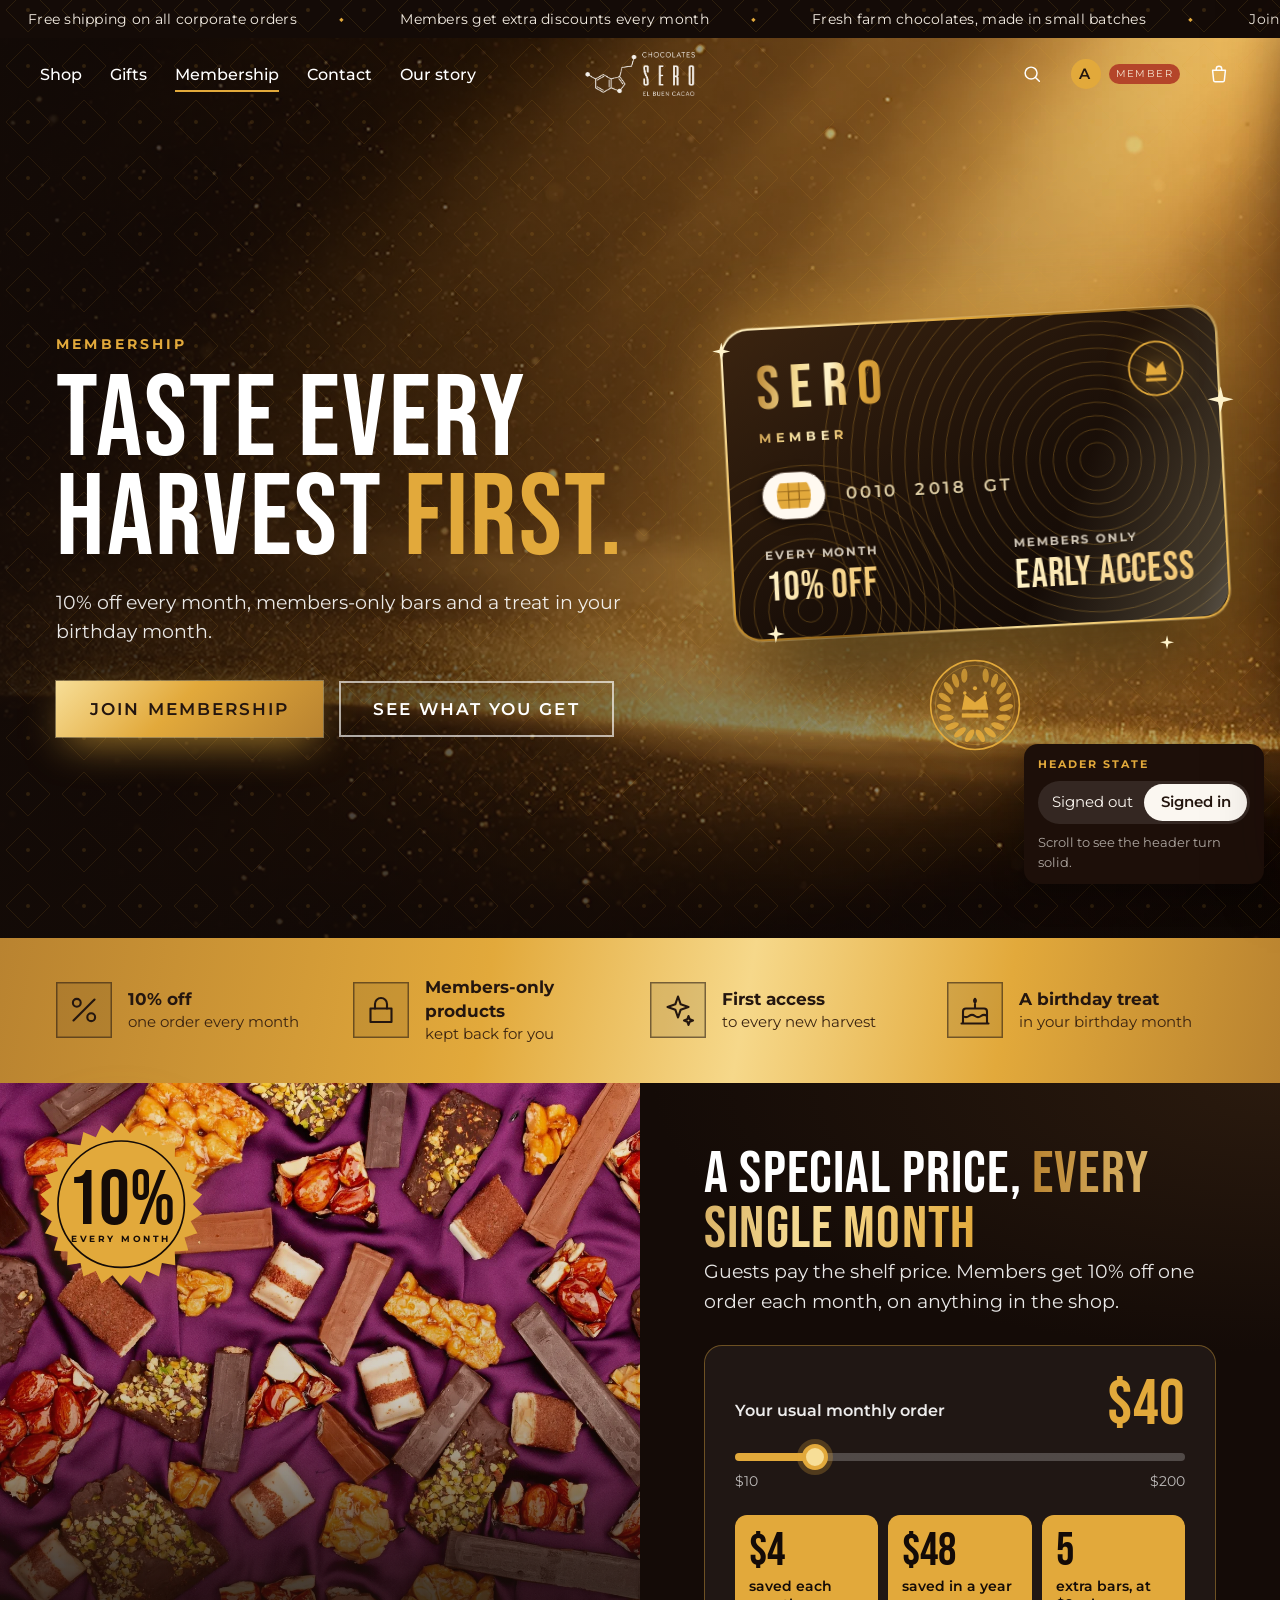
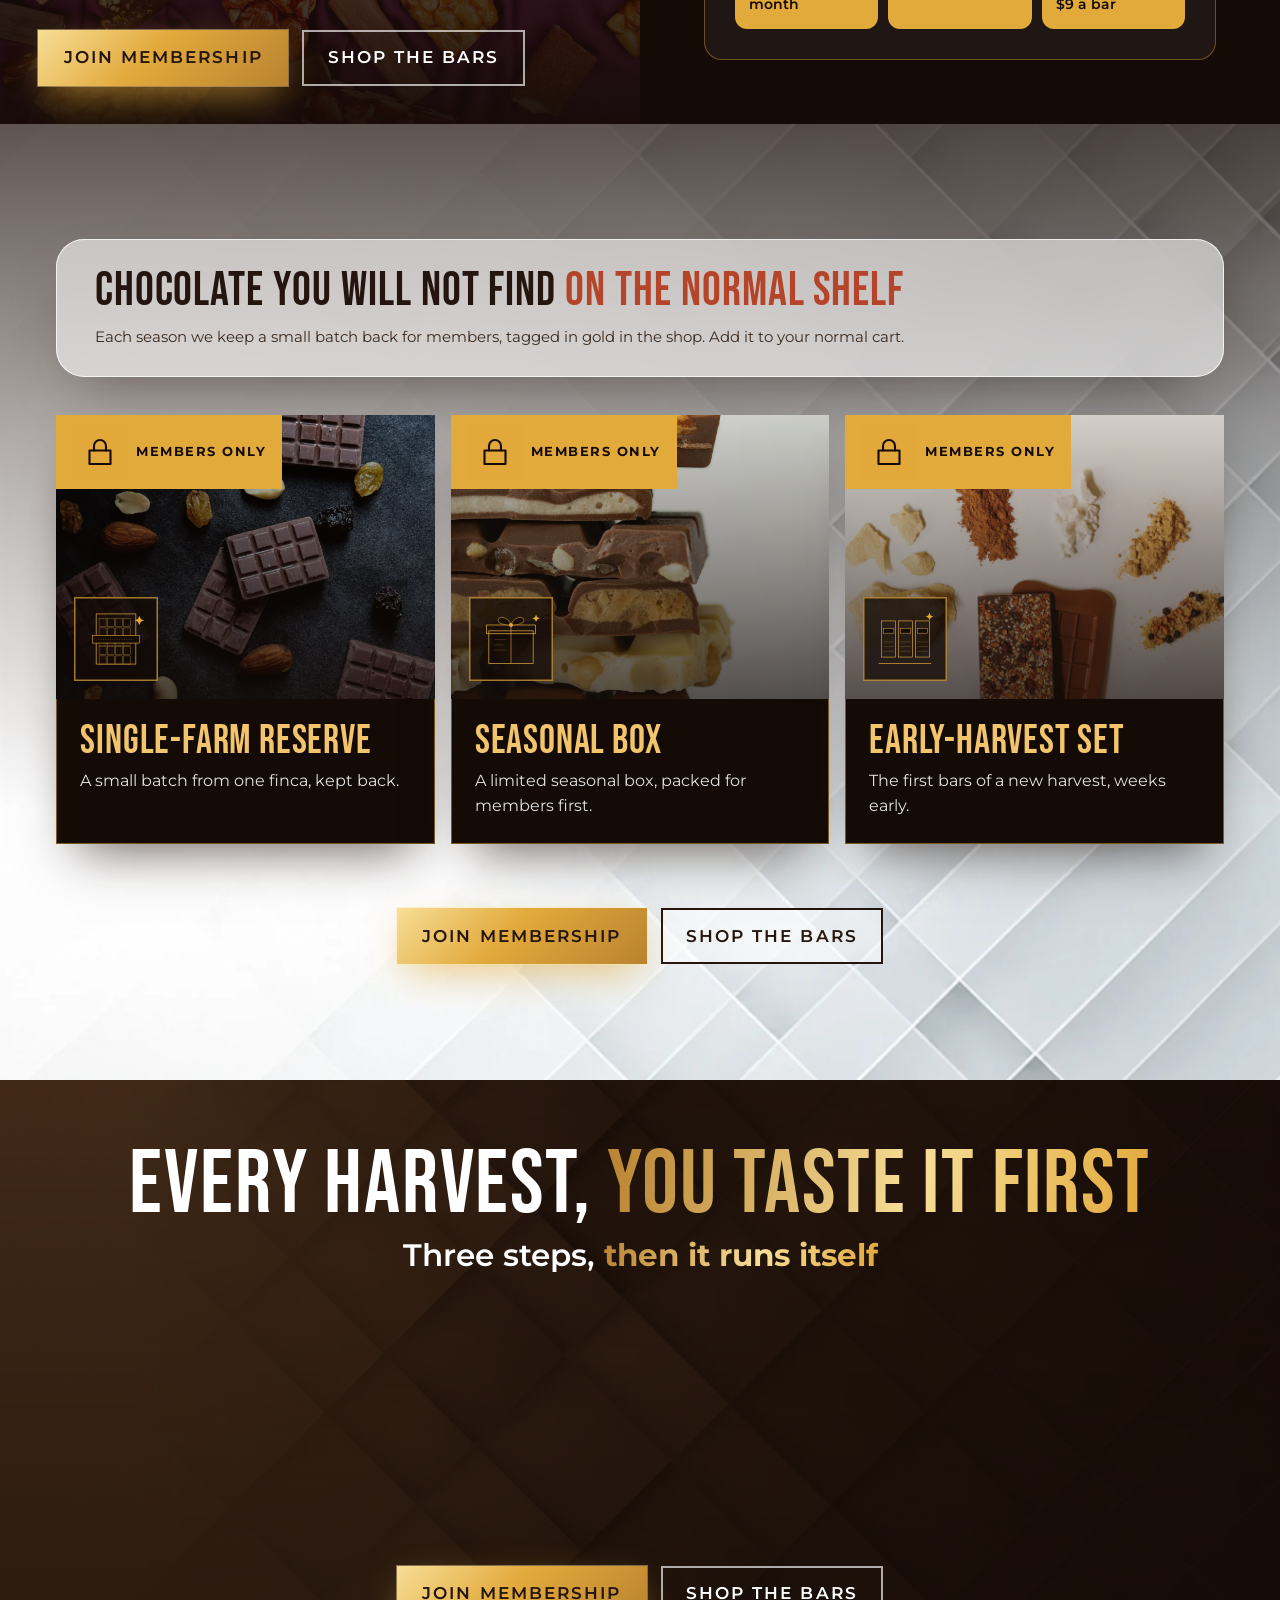
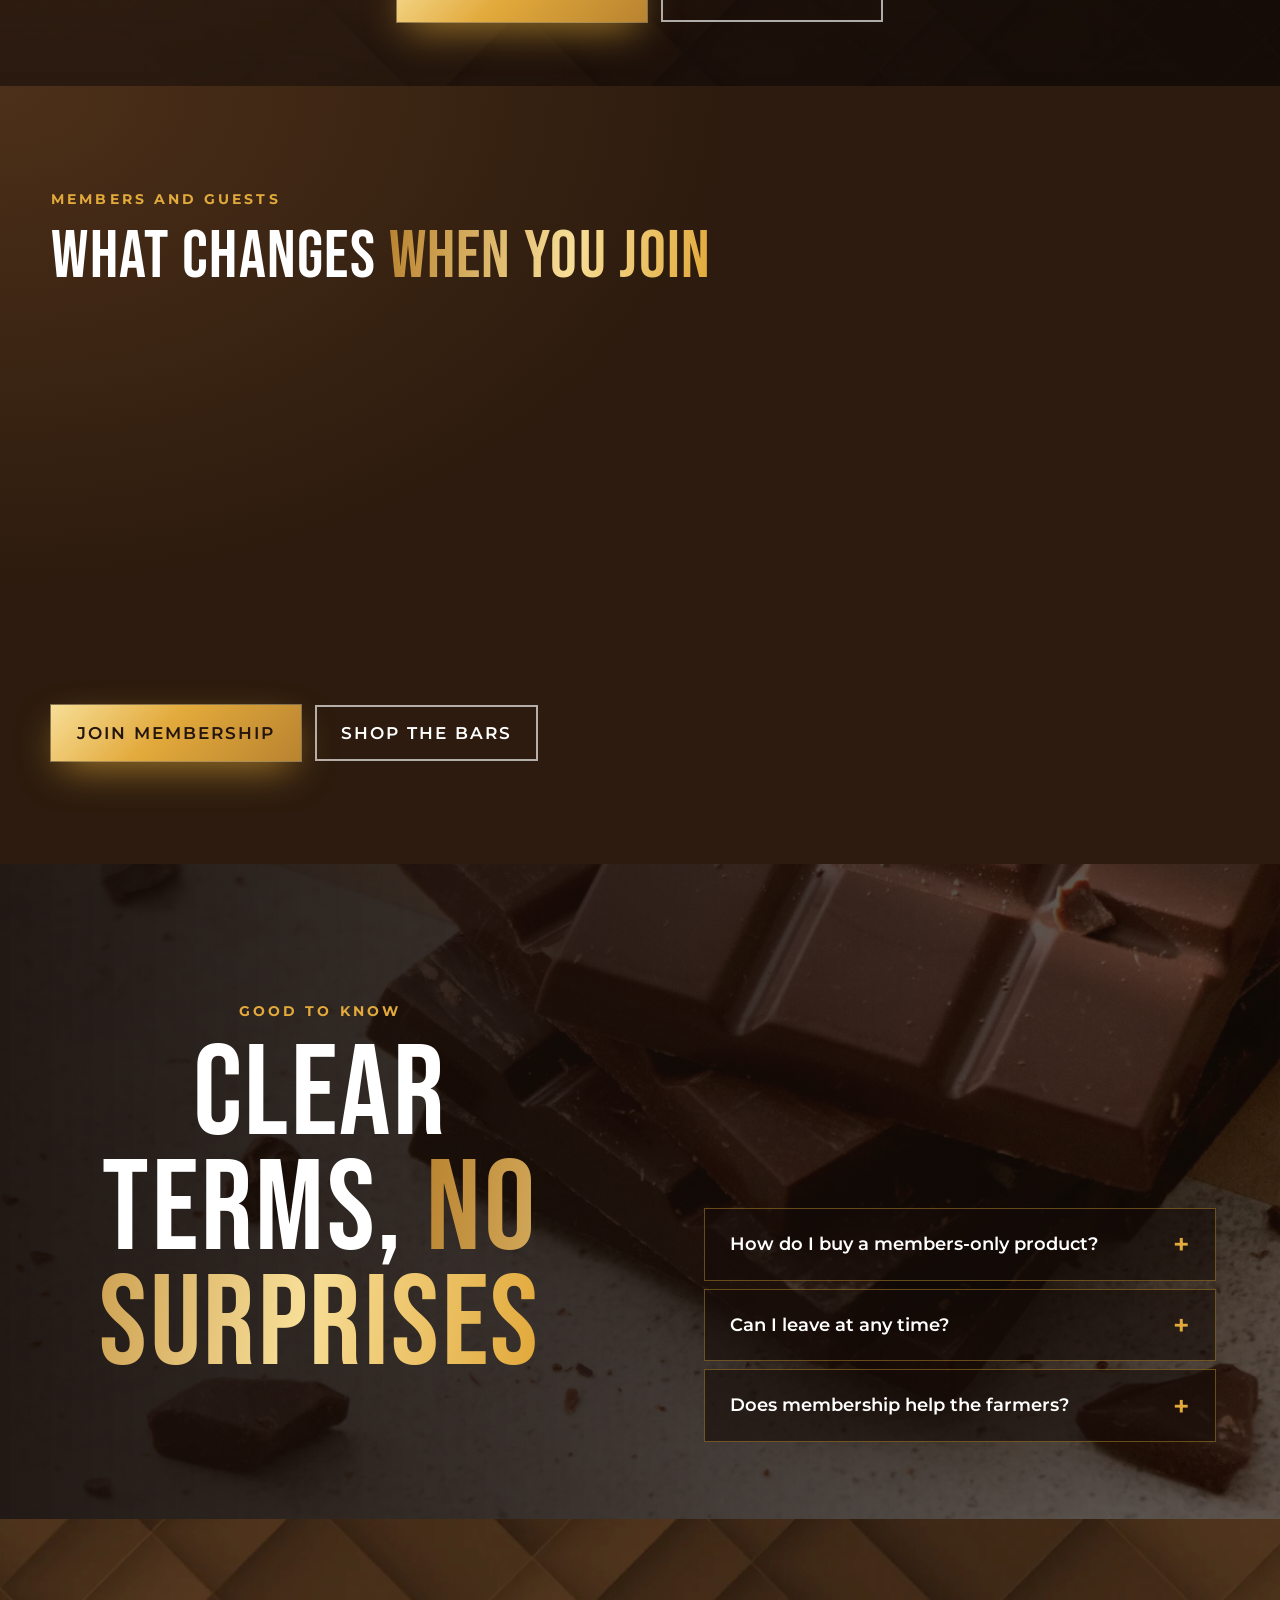
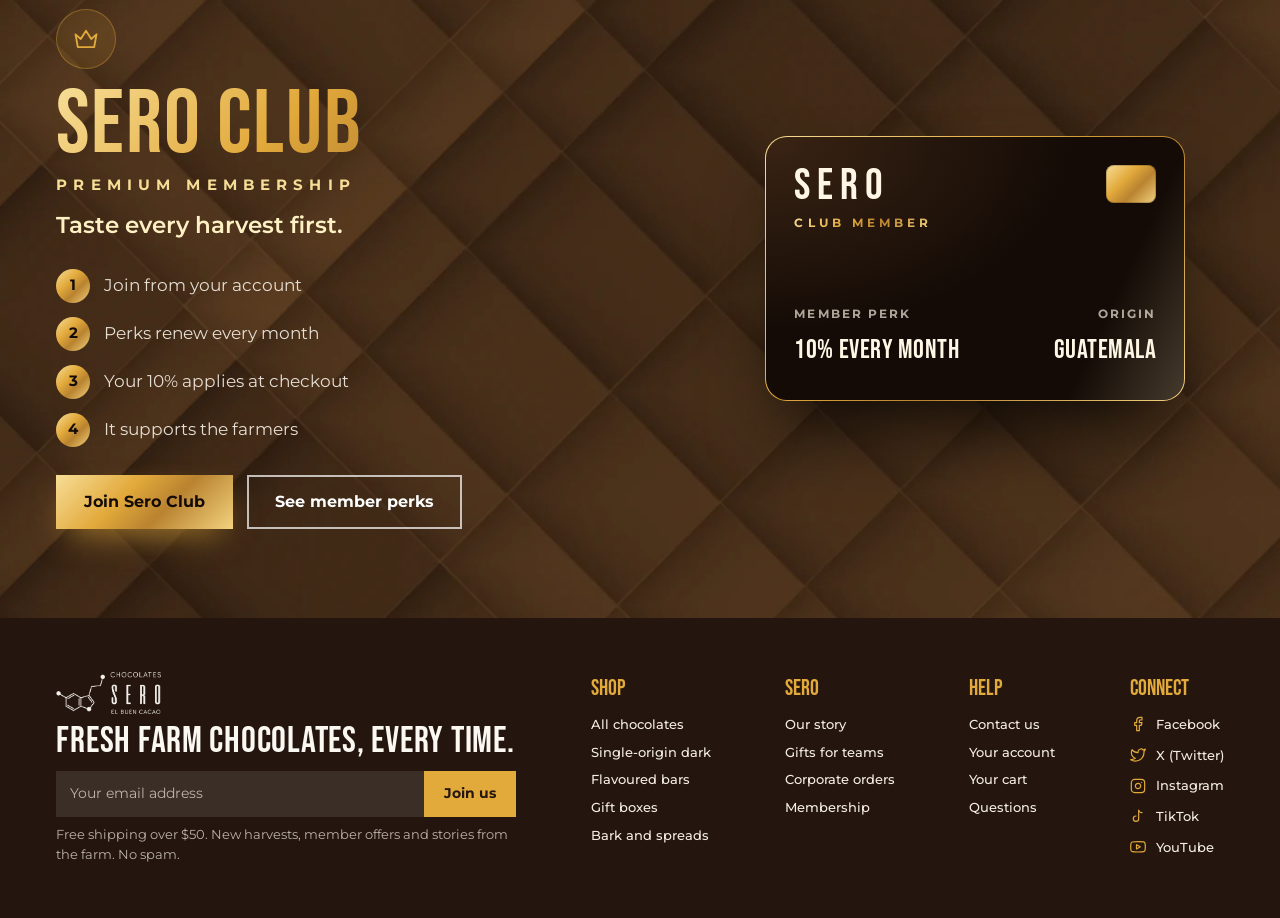
<file: membership.html>
<!doctype html>

<!-- ======================================================================
     PAGE: MEMBERSHIP PAGE
     Why join: 10% off every month, members-only products, first access
     to harvests and a birthday treat. Dark and gold design with the
     glowing member card.
     ====================================================================== -->
<!--  How this file is organised (top to bottom):
        1. <head>   : meta tags, fonts, page styles (CSS)
        2. <body>   : header, mobile menu, main content, footer
        3. scripts  : page behaviour, then the shared files in assets/
      Shared files: assets/sero.js (catalogue, cart), assets/stencil.css and
      assets/stencil.js (theme), assets/footer.css (footer), assets/pages.css
      (gifts and membership). -->

<html lang="en">
  <!-- ======================================================================
       AREA: HEAD
       Page title, meta tags, fonts and styles. Nothing here is visible
       on the page itself.
       ====================================================================== -->

  <head>
    <meta charset="utf-8" />
    <meta name="viewport" content="width=device-width, initial-scale=1" />
    <title>Membership – Sero Chocolates</title>
    <link rel="preconnect" href="https://fonts.googleapis.com" />
    <link
      href="https://fonts.googleapis.com/css2?family=Dancing+Script:wght@600;700&family=Bebas+Neue&family=Montserrat:wght@400;500;600;700;800&display=swap"
      rel="stylesheet"
    />
    <!-- ======================================================================
         CSS: STYLES
         CSS for this page. Colours, fonts and spacing are set as variables
         near the top of the first block.
         ====================================================================== -->
    <style>
      :root {
        /* working palette – to be finalised in the colour discussion */
        --cocoa: #2a160d; /* deepest chocolate (footer, text on light) */
        --primary: #4f1b01; /* PRIMARY colour – header, footer (RGB 79 27 1) */
        --choc: #4f1b01;
        --milk: #8a5a3b; /* milk chocolate */
        --secondary: #f4f0eb; /* SECONDARY colour – text on primary, light surfaces */
        --cream: #f4f0eb;
        --sand: #e9d6b8; /* light sand */
        --burgundy: #6e1f33; /* accent / member */
        --amber: #d98e2c; /* highlight */
        --ink: #241410;
        --line: rgba(42, 22, 13, 0.16);

        --bar-h: 38px;
        --hdr-h: 64px; /* enlarged header (70% of first draft) */
        --hdr-h-small: 55px; /* compact header after scroll */
        --logo-h: 49px;
        --logo-h-small: 42px;
      }
      * {
        box-sizing: border-box;
        margin: 0;
        padding: 0;
      }
      html {
        scroll-behavior: smooth;
      }
      body {
        font-family: "Montserrat", system-ui, sans-serif;
        color: var(--ink);
        background: #fbf6ee;
        line-height: 1.5;
      }
      a {
        color: inherit;
        text-decoration: none;
      }
      button {
        font: inherit;
        color: inherit;
        background: none;
        border: 0;
        cursor: pointer;
      }
      ul {
        list-style: none;
      }
      :focus-visible {
        outline: 2px solid var(--amber);
        outline-offset: 3px;
      }

      /* ============ ANNOUNCEMENT BAR ============ */
      .announce {
        height: var(--bar-h);
        background: var(--burgundy);
        color: #f6e7d2;
        overflow: hidden;
        display: flex;
        align-items: center;
        font-size: 14.5px;
        letter-spacing: 0.08em;
        text-transform: uppercase;
        position: relative;
      }
      .announce:hover .ticker {
        animation-play-state: paused;
      }
      .ticker {
        display: flex;
        flex: none;
        white-space: nowrap;
        animation: marquee 32s linear infinite;
      }
      .ticker span {
        display: inline-flex;
        align-items: center;
        gap: 14px;
        padding: 0 28px;
      }
      .ticker span::after {
        content: "◆";
        color: var(--amber);
        font-size: 8px;
        margin-left: 28px;
      }
      @keyframes marquee {
        to {
          transform: translateX(-50%);
        }
      }

      /* ============ HEADER ============ */
      .header {
        position: fixed;
        top: var(--bar-h);
        left: 0;
        right: 0;
        z-index: 50;
        height: var(--hdr-h);
        background: transparent;
        color: var(--secondary);
        display: grid;
        grid-template-columns: 1fr auto 1fr;
        align-items: center;
        padding: 0 40px;
        transition:
          height 0.45s cubic-bezier(0.2, 0.7, 0.2, 1),
          background-color 0.45s,
          color 0.45s,
          box-shadow 0.45s;
      }
      .header nav ul {
        display: flex;
        align-items: center;
        gap: 28px;
      }
      .header .left {
        display: flex;
        align-items: center;
        height: 100%;
      }
      .header nav {
        display: flex;
        align-items: center;
      }
      .header nav a {
        white-space: nowrap;
        line-height: 1;
        font-size: 14.5px;
        font-weight: 500;
        letter-spacing: 0.14em;
        text-transform: uppercase;
        position: relative;
        padding: 8px 0;
      }
      .header nav a::after {
        content: "";
        position: absolute;
        left: 0;
        bottom: 0;
        height: 2px;
        width: 0;
        background: var(--amber);
        transition: width 0.3s;
      }
      .header nav a:hover::after,
      .header nav a[aria-current="page"]::after {
        width: 100%;
      }
      .logo {
        display: flex;
        align-items: center;
        line-height: 0;
      }
      .logo img {
        height: var(--logo-h);
        width: auto;
        transition: height 0.45s cubic-bezier(0.2, 0.7, 0.2, 1);
        filter: invert(1);
        mix-blend-mode: screen;
      } /* black-on-white PNG → white-on-chocolate */
      .actions {
        display: flex;
        justify-content: flex-end;
        align-items: center;
        gap: 8px;
      }
      .icon-btn {
        display: inline-flex;
        align-items: center;
        gap: 8px;
        min-height: 40px;
        min-width: 40px;
        justify-content: center;
        border-radius: 999px;
        padding: 0 10px;
        font-size: 15.5px;
        letter-spacing: 0.08em;
        text-transform: uppercase;
        transition: background 0.2s;
      }
      .icon-btn:hover {
        background: rgba(255, 255, 255, 0.12);
      }
      .icon-btn svg {
        width: 22px;
        height: 22px;
        stroke: currentColor;
        fill: none;
        stroke-width: 1.6;
        stroke-linecap: round;
        stroke-linejoin: round;
      }
      .badge {
        position: absolute;
        top: 2px;
        right: 0;
        min-width: 17px;
        height: 17px;
        border-radius: 9px;
        background: var(--amber);
        color: var(--cocoa);
        font-size: 11px;
        font-weight: 600;
        display: grid;
        place-items: center;
      }
      .cart {
        position: relative;
      }

      .search {
        display: flex;
        align-items: center;
      }
      .search input {
        width: 0;
        opacity: 0;
        border: 0;
        border-bottom: 1px solid currentColor;
        background: transparent;
        color: inherit;
        font: inherit;
        font-size: 15.5px;
        padding: 6px 0;
        transition:
          width 0.35s,
          opacity 0.35s;
      }
      .search.open input {
        width: 170px;
        opacity: 1;
        margin-right: 4px;
      }
      .search input::placeholder {
        color: inherit;
        opacity: 0.6;
      }

      /* account – two states */
      .acct {
        position: relative;
      }
      .acct .in {
        display: none;
      }
      body.signed-in .acct .out {
        display: none;
      }
      body.signed-in .acct .in {
        display: inline-flex;
      }
      .avatar {
        width: 30px;
        height: 30px;
        border-radius: 50%;
        background: var(--amber);
        color: var(--cocoa);
        display: grid;
        place-items: center;
        font-weight: 600;
        font-size: 14.5px;
      }
      .member-tag {
        font-size: 10px;
        letter-spacing: 0.14em;
        padding: 2px 7px;
        border-radius: 99px;
        background: var(--burgundy);
        color: #f6e7d2;
      }
      .menu-pop {
        position: absolute;
        right: 0;
        top: calc(100% + 6px);
        min-width: 220px;
        background: var(--cream);
        color: var(--ink);
        border-radius: 10px;
        box-shadow: 0 14px 40px rgba(42, 22, 13, 0.28);
        padding: 8px;
        display: none;
      }
      .acct.open .menu-pop {
        display: block;
      }
      .menu-pop .who {
        padding: 10px 12px 8px;
        border-bottom: 1px solid var(--line);
        margin-bottom: 6px;
      }
      .menu-pop .who b {
        display: block;
        font-size: 16.5px;
      }
      .menu-pop .who small {
        color: var(--milk);
      }
      .menu-pop a {
        display: block;
        padding: 9px 12px;
        border-radius: 6px;
        font-size: 15.5px;
      }
      .menu-pop a:hover {
        background: var(--sand);
      }
      .menu-pop a.signout {
        color: var(--burgundy);
        border-top: 1px solid var(--line);
        margin-top: 6px;
        border-radius: 0 0 6px 6px;
      }

      .burger {
        display: none;
      }
      @media (max-width: 1180px) {
        .header {
          padding: 0 24px;
        }
        .header nav ul {
          gap: 18px;
        }
        .header nav a {
          font-size: 13px;
          letter-spacing: 0.1em;
        }
      }

      /* scrolled: half-height, light colours, shadow */
      body.scrolled .header {
        height: var(--hdr-h-small);
        background: var(--primary);
        box-shadow: 0 4px 18px rgba(0, 0, 0, 0.35);
      }
      body.scrolled .logo img {
        height: var(--logo-h-small);
      }

      @media (max-width: 980px) {
        .header {
          padding: 0 16px;
        }
        .header nav {
          display: none;
        }
        .burger {
          display: inline-flex;
        }
        .header .left {
          display: flex;
        }
        .logo img {
          height: 47px;
        }
        body.scrolled .logo img {
          height: 42px;
        }
        :root {
          --hdr-h: 68px;
        }
        .icon-btn .lbl {
          display: none;
        }
        .search.open input {
          width: 110px;
        }
        .drawer {
          display: none;
          position: fixed;
          inset: 0 auto 0 0;
          width: 78%;
          max-width: 320px;
          background: var(--choc);
          color: var(--cream);
          z-index: 60;
          padding: 90px 28px 28px;
        }
        .drawer.open {
          display: block;
        }
        .drawer a {
          display: block;
          padding: 14px 0;
          font-size: 20px;
          letter-spacing: 0.12em;
          text-transform: uppercase;
          border-bottom: 1px solid rgba(255, 255, 255, 0.14);
        }
      }
      .drawer {
        display: none;
      }

      /* ============ HERO ============ */
      .hero-home {
        --gutter: max(40px, calc((100vw - 1360px) / 2 + 40px));
        position: relative;
        min-height: calc(100svh - var(--bar-h));
        display: flex;
        align-items: stretch;
        overflow: hidden;
        background: #1b0c04;
        color: var(--secondary);
        isolation: isolate;
      }
      .hero-bg {
        position: absolute;
        inset: 0;
        z-index: -2;
        overflow: hidden;
        background: #1b0c04;
      }
      .bg-layer {
        position: absolute;
        inset: 0;
        background-position: center;
        background-size: cover;
        background-repeat: no-repeat;
      }
      .bg-panel {
        position: absolute;
        top: 0;
        height: 100%;
        background-position: center;
        background-size: cover;
        background-repeat: no-repeat;
      }
      .bg-group {
        position: absolute;
        inset: -24%;
        rotate: var(--tilt, 0deg);
        animation: groupDrift 24s ease-in-out infinite alternate;
        will-change: translate, scale;
      }
      @keyframes groupDrift {
        from {
          translate: -1.5% -1%;
          scale: 1;
        }
        to {
          translate: 1.5% 1%;
          scale: 1.05;
        }
      }
      @media (max-width: 980px) {
        .bg-group {
          inset: -45%;
        }
      }
      .bg-slider .slide {
        position: absolute;
        inset: 0;
        opacity: 0;
        transition: opacity 1.2s ease;
      }
      .bg-slider .slide.on {
        opacity: 1;
      }
      .bg-slider .slide.on .bg-layer,
      .bg-slider .slide.on .bg-photo {
        animation: kenburns 9s ease-out forwards;
      }
      @keyframes kenburns {
        from {
          transform: scale(1);
        }
        to {
          transform: scale(1.07);
        }
      }
      .hero-dots {
        position: absolute;
        left: 50%;
        bottom: 26px;
        transform: translateX(-50%);
        display: none;
        gap: 14px;
        z-index: 3;
      }
      .hero-dots.show {
        display: flex;
      }
      .hero-dots button {
        width: 16px;
        height: 16px;
        border-radius: 50%;
        border: 1.5px solid var(--amber);
        background: transparent;
        cursor: pointer;
        padding: 0;
        transition:
          background 0.3s,
          box-shadow 0.3s,
          transform 0.3s;
      }
      .hero-dots button:hover {
        transform: scale(1.15);
      }
      .hero-dots button.on {
        background: var(--secondary);
        box-shadow:
          0 0 0 3px rgba(110, 31, 51, 0.55),
          0 0 14px 4px rgba(110, 31, 51, 0.95);
      }
      .hero-shade {
        position: absolute;
        inset: 0;
        z-index: -1;
        pointer-events: none;
        /* chocolate radial gradient: lighter in the centre, darker towards the edges */
        background: radial-gradient(
          ellipse at center,
          rgba(79, 27, 1, 0.28) 0%,
          rgba(52, 18, 2, 0.55) 55%,
          rgba(24, 8, 0, 0.86) 100%
        );
      }
      .hero-inner {
        width: 100%;
        max-width: 1360px;
        margin: 0 auto;
        position: relative;
        padding: calc(var(--hdr-h) + 16px) 40px 64px;
        display: grid;
        grid-template-columns: 1.05fr 0.95fr;
        gap: 24px 40px;
        align-items: center;
      }
      .hero-copy {
        position: relative;
        z-index: 2;
      }
      .hero-cocoa {
        position: absolute;
        inset: 0;
        z-index: -1;
        pointer-events: none;
      }
      .hero-bars {
        position: absolute;
        inset: 0 0 0 40%;
        z-index: 1;
        pointer-events: none;
      }
      .hero-edge {
        position: absolute;
        inset: 0;
        z-index: 1;
        pointer-events: none;
      }
      .hero-fruit {
        position: relative;
        width: 100%;
        aspect-ratio: 1/1;
        max-width: 640px;
        justify-self: end;
        pointer-events: none;
      }
      .hero-bars {
        display: none;
      }
      .hero-home[data-bg^="blend"] .hero-bars {
        display: block;
      }
      .hero-inner {
        z-index: 2;
      }
      .hero-copy h1 {
        font-family: "Bebas Neue", "Impact", sans-serif;
        font-weight: 600;
        font-size: clamp(71.68px, 13.31vw, 192px);
        line-height: 0.92;
        letter-spacing: -0.01em;
        color: var(--secondary);
        text-wrap: balance;
        text-transform: uppercase;
      }
      .hero-copy .support {
        font-family: "Bebas Neue", "Impact", sans-serif;
        font-weight: 500;
        font-size: clamp(40.96px, 5.38vw, 76.8px);
        line-height: 1.05;
        color: var(--sand);
        margin-top: 22px;
        text-transform: uppercase;
      }
      .hero-actions {
        display: flex;
        flex-wrap: wrap;
        gap: 16px;
        margin-top: 40px;
        align-items: stretch;
      }
      .hbtn {
        display: inline-flex;
        align-items: center;
        justify-content: center;
        gap: 12px;
        min-height: 56px;
        padding: 0 34px;
        font-family: "Montserrat", sans-serif;
        font-weight: 600;
        font-size: 14.5px;
        letter-spacing: 0.14em;
        text-transform: uppercase;
        border: 1.5px solid transparent;
        border-radius: 0;
        cursor: pointer;
        background-repeat: no-repeat;
        background-position: left;
        background-size: 0% 100%;
        transition:
          background-size 0.4s,
          color 0.3s,
          transform 0.25s,
          border-color 0.3s;
      }
      .hbtn svg {
        width: 18px;
        height: 18px;
        fill: none;
        stroke: currentColor;
        stroke-width: 1.8;
        stroke-linecap: round;
        stroke-linejoin: round;
        transition: transform 0.25s;
      }
      .hbtn:hover {
        background-size: 100% 100%;
        color: var(--primary);
        transform: translateY(-2px);
      }
      .hbtn:hover svg {
        transform: translateX(4px);
      }
      .hbtn-light {
        background-color: var(--secondary);
        background-image: linear-gradient(var(--amber), var(--amber));
        color: var(--primary);
      }
      .hbtn-dark {
        background-color: var(--primary);
        background-image: linear-gradient(var(--amber), var(--amber));
        color: var(--secondary);
        border-color: rgba(244, 240, 235, 0.45);
      }
      .hbtn-dark:hover {
        border-color: var(--amber);
      }

      .hero-fruit img,
      .hero-cocoa img,
      .hero-bars img,
      .hero-edge img {
        position: absolute;
        width: var(--w);
        height: auto;
        transform: rotate(var(--r));
        filter: drop-shadow(0 18px 22px rgba(0, 0, 0, 0.45)) blur(var(--b, 0px));
        animation: float 7s ease-in-out infinite;
        animation-delay: var(--d, 0s);
        will-change: transform;
      }
      @keyframes float {
        0%,
        100% {
          transform: translateY(0) rotate(var(--r));
        }
        50% {
          transform: translateY(-12px) rotate(calc(var(--r) + 3deg));
        }
      }
      @media (max-width: 980px) {
        .hero-inner {
          grid-template-columns: 1fr;
          padding-top: calc(var(--hdr-h) + 32px);
          gap: 8px;
        }
        .hero-fruit {
          max-width: 440px;
          justify-self: center;
        }
        .hero-bars {
          inset: auto 0 0 0;
          height: 46%;
        }
        .hero-edge {
          display: none;
        }
        .hero-inner {
          padding-bottom: 140px;
        }
        .hero-copy h1 {
          font-size: clamp(52px, 15vw, 100px);
        }
      }

      .hero-eyebrow {
        display: flex;
        align-items: center;
        gap: 14px;
        font-family: "Montserrat", sans-serif;
        font-weight: 600;
        font-size: 13px;
        letter-spacing: 0.15em;
        text-transform: uppercase;
        color: var(--amber);
        margin-bottom: 22px;
        white-space: nowrap;
      }
      .hero-eyebrow span {
        display: inline-block;
        width: 38px;
        height: 1.5px;
        background: var(--amber);
        flex: none;
      }
      .stats-bar {
        width: 100%;
        background: var(--secondary);
        padding: 84px 40px 92px;
      }
      .stats-bar ul {
        list-style: none;
        max-width: 1360px;
        margin: 0 auto;
        display: grid;
        grid-template-columns: repeat(4, 1fr);
        gap: 40px;
      }
      .stats-bar li {
        padding: 0;
        position: relative;
      }
      .stat-7 .halo {
        position: absolute;
        left: -46px;
        top: -30px;
        width: 150px;
        height: 150px;
        border-radius: 50%;
        pointer-events: none;
        opacity: 0;
        background: radial-gradient(
          circle,
          rgba(110, 31, 51, 0.5) 0%,
          rgba(110, 31, 51, 0.22) 38%,
          rgba(110, 31, 51, 0) 70%
        );
      }
      .stats-bar b {
        display: block;
        font-family: "Dancing Script", cursive;
        font-weight: 700;
        font-size: 66px;
        line-height: 1;
        color: var(--primary);
      }
      .stats-bar span {
        display: block;
        margin-top: 12px;
        font-family: "Montserrat", system-ui, sans-serif;
        font-variation-settings:
          "opsz" 18,
          "wght" 480;
        font-size: 18.5px;
        line-height: 1.4;
        letter-spacing: 0.005em;
        color: rgba(79, 27, 1, 0.9);
        max-width: 250px;
      }
      .stats-bar span i {
        font-style: normal;
        font-variation-settings:
          "opsz" 18,
          "wght" 680;
        color: var(--burgundy);
      }
      .stats-bar b {
        position: relative;
        min-width: 3ch;
        transform-origin: left 70%;
      }
      .stat-7 b {
        will-change: text-shadow, transform, color;
      }
      .hero-cocoa img.puff {
        filter: none;
        opacity: 0.5;
        animation: drift 16s ease-in-out infinite;
        animation-delay: var(--d, 0s);
      }
      @keyframes drift {
        0%,
        100% {
          transform: translate(0, 0) scale(1);
        }
        50% {
          transform: translate(14px, -10px) scale(1.06);
        }
      }
      @media (max-width: 980px) {
        .stats-bar {
          padding: 56px 20px 60px;
        }
        .stats-bar ul {
          grid-template-columns: 1fr 1fr;
          gap: 30px 20px;
        }
        .stats-bar b {
          font-size: 50px;
        }
        .stats-bar span {
          font-size: 17.5px;
        }
        .hero-eyebrow {
          font-size: 11px;
          letter-spacing: 0.14em;
          white-space: normal;
        }
        .hero-copy {
          min-width: 0;
        }
        .hero-cocoa {
          opacity: 0.85;
        }
      }
      @media (prefers-reduced-motion: reduce) {
        .hero-fruit img,
        .hero-edge img,
        .hero-bars img,
        .hero-cocoa img,
        .hero-cocoa img.puff,
        .bg-group,
        .bg-slider .slide .bg-layer {
          animation: none;
        }
      }

      /* ============ CATEGORIES ============ */
      .cats {
        width: 100%;
        background: #2a0e03 url(assets/textures/choc-caramel.jpg) center top/cover no-repeat;
      }
      .cats-head {
        position: relative;
        width: 100%;
        min-height: 140px;
        padding: 104px 40px 34px;
        display: grid;
        place-items: center;
      }
      .cats-head h2 {
        position: relative;
        margin: 0;
        max-width: 1360px;
        text-align: center;
        font-family: "Montserrat", sans-serif;
        font-style: italic;
        font-weight: 600;
        font-size: clamp(20px, calc((100vw - 96px) / 23.6), 58px);
        white-space: nowrap;
        line-height: 1.15;
        letter-spacing: -0.01em;
        color: var(--secondary);
        text-shadow:
          0 2px 6px rgba(20, 6, 0, 0.55),
          0 2px 22px rgba(20, 6, 0, 0.6);
      }
      .cats-body {
        width: 100%;
        position: relative;
        padding: 6px 0 105px;
      }
      .dock-wrap {
        position: relative;
        width: 100%;
      }
      .dock {
        width: 100%;
        overflow-x: auto;
        overflow-y: hidden;
        scrollbar-width: none;
        padding: 120px 0 18px;
        scroll-snap-type: x proximity;
      }
      .dock::-webkit-scrollbar {
        display: none;
      }
      .dock-inner {
        --base: 164px;
        position: relative;
        display: flex;
        align-items: flex-end;
        gap: 28px;
        width: max-content;
        margin: 0 auto;
        padding: 0 112px;
      }
      .cat {
        flex: none;
        width: var(--base);
        display: flex;
        flex-direction: column;
        align-items: center;
        text-align: center;
        text-decoration: none;
        color: var(--primary);
        scroll-snap-align: center;
        outline: none;
      }
      .cat-disc {
        position: relative;
        display: block;
        width: var(--base);
        height: var(--base);
        border-radius: 50%;
        background: radial-gradient(circle at 34% 26%, var(--c2), var(--c1) 74%);
        box-shadow:
          0 16px 30px -10px rgba(10, 3, 0, 0.7),
          inset 0 0 0 1.5px rgba(255, 255, 255, 0.2);
        transform-origin: 50% 100%;
        transform: translateX(var(--dx, 0px)) scale(var(--s, 1));
        will-change: transform;
      }
      .cat-pop {
        position: absolute;
        left: 4%;
        right: 4%;
        top: -14%;
        bottom: 16%;
        display: grid;
        place-items: end center;
        pointer-events: none;
      }
      .cat-pop img {
        max-width: 100%;
        max-height: 100%;
        object-fit: contain;
        filter: drop-shadow(0 12px 12px rgba(10, 3, 0, 0.55));
        transition: translate 0.35s cubic-bezier(0.2, 0.7, 0.2, 1);
      }
      .cat:hover .cat-pop img,
      .cat:focus-visible .cat-pop img {
        translate: 0 -4%;
      }
      .cat-name,
      .cat-meta {
        display: block;
        transform: translateX(var(--dx, 0px));
      }
      .cat-name {
        margin-top: 20px;
        font-family: "Montserrat", sans-serif;
        font-weight: 600;
        font-size: 14.5px;
        letter-spacing: 0.14em;
        text-transform: uppercase;
        color: var(--secondary);
        line-height: 1.35;
        min-height: 2.7em;
        text-shadow: 0 1px 8px rgba(20, 6, 0, 0.5);
      }
      .cat-meta {
        margin-top: 4px;
        font-family: "Montserrat", sans-serif;
        font-style: italic;
        font-weight: 600;
        font-size: 16.5px;
        color: #f0b55f;
      }
      .cat:focus-visible .cat-disc {
        box-shadow:
          0 0 0 3px #2a0e03,
          0 0 0 6px var(--amber),
          0 14px 28px -10px rgba(10, 3, 0, 0.7);
      }
      .dock-arrow {
        position: absolute;
        top: 50%;
        z-index: 3;
        width: 46px;
        height: 46px;
        border-radius: 50%;
        border: 1.5px solid var(--amber);
        background: var(--primary);
        color: var(--secondary);
        font-size: 20px;
        line-height: 1;
        cursor: pointer;
        transform: translateY(-70%);
        transition:
          background 0.25s,
          color 0.25s,
          box-shadow 0.25s;
      }
      .dock-arrow:hover {
        background: var(--amber);
        color: var(--primary);
      }
      .dock-arrow.prev {
        left: 18px;
      }
      .dock-arrow.next {
        right: 18px;
      }
      @media (max-width: 1400px) {
        .dock-inner {
          --base: 150px;
          gap: 22px;
          padding: 0 70px;
        }
      }
      @media (max-width: 760px) {
        .cats-head h2 {
          white-space: normal;
          font-size: clamp(26px, 7.4vw, 38px);
        }
        .cats-head {
          padding: 72px 20px 28px;
        }
        .dock-inner {
          --base: 140px;
          gap: 20px;
          padding: 0 24px;
        }
        .dock {
          padding-top: 70px;
        }
      }

      /* ============ BEST SELLERS ============ */
      .best {
        width: 100%;
        background: var(--secondary);
        color: var(--primary);
        --ol: var(--primary);
        padding: 116px 40px 128px;
      }
      .best-inner {
        max-width: 1360px;
        margin: 0 auto;
      }
      .best-head {
        margin-bottom: 26px;
      }
      .best-row {
        display: flex;
        align-items: flex-end;
        justify-content: space-between;
        flex-wrap: wrap;
        gap: 12px 44px;
        margin: 2px 0 8px;
      }
      .best-head .eyebrow {
        color: var(--burgundy);
      }
      .best-head h2 {
        font-family: "Bebas Neue", "Impact", sans-serif;
        font-weight: 600;
        font-size: clamp(38.4px, 4.74vw, 66.56px);
        line-height: 1;
        color: var(--primary);
        margin: 0;
        white-space: nowrap;
        text-transform: uppercase;
      }
      .best-row .lnk {
        padding: 0 0 6px;
      }
      .best-sub {
        font-size: 17.5px;
        line-height: 1.5;
        color: #5b3f31;
      }
      .best .lnk {
        font-size: 14.5px;
      }
      .best-grid {
        display: grid;
        grid-template-columns: repeat(4, 1fr);
        gap: 24px;
      }
      .pcard {
        display: flex;
        flex-direction: column;
        gap: 12px;
      }
      .pcard-media {
        position: relative;
        display: grid;
        place-items: center;
        aspect-ratio: 4/5;
        border-radius: 20px;
        overflow: hidden;
        padding: 33% 7% 7%;
        background: radial-gradient(circle at 50% 38%, var(--m2), var(--m1) 78%);
        box-shadow: inset 0 0 0 1px rgba(79, 27, 1, 0.08);
      }
      .pcard-media img {
        width: 100%;
        height: 100%;
        object-fit: contain;
        filter: drop-shadow(0 18px 18px rgba(40, 12, 2, 0.38));
        transition: transform 0.5s cubic-bezier(0.2, 0.7, 0.2, 1);
      }
      .pcard:hover .pcard-media img {
        transform: translateY(-6px) scale(1.05);
      }
      .pdetails {
        display: flex;
        flex-direction: column;
        gap: 6px;
        padding: 2px 2px 0;
      }
      .pdetails h3 {
        font-family: "Bebas Neue", "Impact", sans-serif;
        font-weight: 600;
        font-size: 38.4px;
        line-height: 1.05;
        color: var(--primary);
      }
      .porigin {
        display: flex;
        gap: 10px;
        align-items: flex-start;
        font-size: 16.5px;
        line-height: 1.35;
        color: #5b3f31;
      }
      .porigin svg {
        flex: none;
        width: 18px;
        height: 18px;
        margin-top: 2px;
        fill: none;
        stroke: var(--burgundy);
        stroke-width: 1.7;
        stroke-linecap: round;
        stroke-linejoin: round;
      }
      .porigin b {
        display: block;
        font-weight: 500;
        color: var(--primary);
      }
      .porigin i {
        display: block;
        font-style: normal;
        font-size: 15px;
        opacity: 0.8;
      }
      .pingr {
        position: absolute;
        top: 12px;
        left: 12px;
        right: 12px;
        z-index: 2;
        list-style: none;
        display: flex;
        flex-wrap: wrap;
        gap: 6px;
      }
      .pingr li {
        padding: 5px 10px;
        border-radius: 99px;
        background: rgba(42, 14, 3, 0.9);
        backdrop-filter: blur(4px);
        font-size: 13px;
        font-weight: 500;
        letter-spacing: 0.03em;
        color: var(--secondary);
      }
      .pprice {
        display: grid;
        grid-template-columns: 1fr auto 1fr;
        align-items: baseline;
        gap: 12px;
        margin-top: 6px;
        padding-top: 10px;
        border-top: 1px solid rgba(79, 27, 1, 0.16);
      }
      .pprice b {
        font-family: "Bebas Neue", "Impact", sans-serif;
        font-weight: 600;
        font-size: 43.52px;
        line-height: 1;
        color: var(--primary);
        text-transform: uppercase;
      }
      .pprice span {
        font-size: 14.5px;
        color: #5b3f31;
        text-align: center;
      }
      .pprice::after {
        content: "";
      }
      @media (max-width: 1180px) {
        .best-grid {
          grid-template-columns: repeat(2, 1fr);
        }
        .best-head h2 {
          white-space: normal;
        }
      }
      @media (max-width: 620px) {
        .best {
          padding: 72px 20px 80px;
        }
        .best-grid {
          grid-template-columns: 1fr;
        }
      }

      /* ============ PROCESS ============ */
      .process {
        --p-bg: #6e1f33;
        --p-bg2: #9c3a55;
        --p-edge: rgba(0, 0, 0, 0.34);
        width: 100%;
        color: #fbf3e8;
        padding: 120px 40px 124px;
        overflow: hidden;
        background: radial-gradient(90% 120% at 18% 0%, var(--p-bg2) 0%, var(--p-bg) 62%);
      }
      .process-inner {
        max-width: 1360px;
        margin: 0 auto;
      }
      .process-head {
        margin-bottom: 52px;
        max-width: 1100px;
      }
      .process-head h2 {
        font-family: "Bebas Neue", "Impact", sans-serif;
        font-weight: 600;
        font-size: clamp(46.08px, 5.89vw, 81.92px);
        line-height: 1;
        color: #fbf3e8;
        margin: 0 0 14px;
        text-transform: uppercase;
      }
      .process-head p {
        font-size: 18px;
        line-height: 1.55;
        color: rgba(251, 243, 232, 0.85);
      }
      .process-track {
        display: flex;
        overflow-x: auto;
        overflow-y: visible;
        scroll-snap-type: x mandatory;
        scrollbar-width: none;
        scroll-behavior: smooth;
        outline: none;
        cursor: grab;
        padding: 8px 30px 36px 18px;
        margin: -8px -30px -36px -18px;
        user-select: none;
        -webkit-user-select: none;
      }
      .process-track.dragging {
        cursor: grabbing;
        scroll-behavior: auto;
      }
      .process-track::-webkit-scrollbar {
        display: none;
      }
      .step {
        flex: 0 0 100%;
        scroll-snap-align: start;
        display: grid;
        grid-template-columns: 1.1fr 0.9fr;
        gap: 76px;
        align-items: center;
        padding: 0 14px 0 0;
      }
      .step-media {
        position: relative;
      }
      .step-img {
        position: relative;
        margin: 0;
        border-radius: 24px;
        overflow: hidden;
        aspect-ratio: 5/4;
        background: rgba(0, 0, 0, 0.25);
        box-shadow: 0 30px 60px -28px rgba(0, 0, 0, 0.65);
      }
      .step-img img {
        width: 100%;
        height: 100%;
        object-fit: cover;
        display: block;
        transform: scale(1.04);
        transition: transform 1.4s cubic-bezier(0.2, 0.7, 0.2, 1);
        -webkit-user-drag: none;
        pointer-events: none;
      }
      .step.in .step-img img {
        transform: scale(1);
      }
      .step-img figcaption {
        position: absolute;
        left: 18px;
        bottom: 18px;
        padding: 6px 13px;
        border-radius: 99px;
        background: rgba(30, 10, 3, 0.78);
        color: #fbf3e8;
        font-size: 11px;
        font-weight: 600;
        letter-spacing: 0.16em;
        text-transform: uppercase;
      }
      /* the number sits on the right edge of the photo: about 80% on the picture, 20% hanging off it */
      .step-num {
        position: absolute;
        right: -0.2em;
        top: -0.12em;
        font-family: "Montserrat", sans-serif;
        font-weight: 600;
        font-size: clamp(88px, 10.5vw, 160px);
        line-height: 1;
        letter-spacing: -0.02em;
        color: #ffe2a8;
        text-shadow:
          0 2px 0 rgba(120, 60, 10, 0.35),
          0 14px 34px rgba(0, 0, 0, 0.5);
        pointer-events: none;
        font-feature-settings: "lnum" 1;
      }
      /* story panel: light from the top right, so top + right look pressed in and left + bottom look raised, with the shadow falling to the lower left */
      .step-text {
        position: relative;
        padding: 46px 44px;
        border-radius: 22px;
        background: linear-gradient(145deg, rgba(255, 255, 255, 0.07), rgba(0, 0, 0, 0.12));
        border-style: solid;
        border-width: 3px;
        border-color: var(--p-edge) var(--p-edge) rgba(255, 255, 255, 0.24)
          rgba(255, 255, 255, 0.24);
        box-shadow:
          -12px 14px 26px -6px rgba(0, 0, 0, 0.5),
          inset 0 7px 12px -4px rgba(0, 0, 0, 0.5),
          inset -7px 0 12px -4px rgba(0, 0, 0, 0.5);
        opacity: 0;
        transform: translateY(18px);
        transition:
          opacity 0.7s ease 0.15s,
          transform 0.7s ease 0.15s;
      }
      .step.in .step-text {
        opacity: 1;
        transform: none;
      }
      .step-text h3 {
        font-family: "Bebas Neue", "Impact", sans-serif;
        font-weight: 600;
        font-size: clamp(38.4px, 4.1vw, 58.88px);
        line-height: 1.05;
        color: #fbf3e8;
        margin: 0 0 16px;
        text-transform: uppercase;
      }
      .step-text p {
        font-size: 18px;
        line-height: 1.62;
        color: rgba(251, 243, 232, 0.9);
        max-width: 480px;
      }
      /* draggable progress bar */
      .process-progress {
        display: flex;
        align-items: center;
        gap: 20px;
        max-width: 760px;
        margin: 44px auto 0;
      }
      .p-end {
        font-family: "Montserrat", sans-serif;
        font-weight: 600;
        font-size: 20px;
        color: #ffe2a8;
        min-width: 30px;
        text-align: center;
      }
      .p-range {
        --fill: 0%;
        -webkit-appearance: none;
        appearance: none;
        flex: 1;
        height: 30px;
        background: transparent;
        cursor: pointer;
        margin: 0;
      }
      .p-range::-webkit-slider-runnable-track {
        height: 5px;
        border-radius: 5px;
        background: linear-gradient(
          to right,
          #ffe2a8 var(--fill),
          rgba(255, 255, 255, 0.26) var(--fill)
        );
      }
      .p-range::-moz-range-track {
        height: 5px;
        border-radius: 5px;
        background: rgba(255, 255, 255, 0.26);
      }
      .p-range::-moz-range-progress {
        height: 5px;
        border-radius: 5px;
        background: #ffe2a8;
      }
      .p-range::-webkit-slider-thumb {
        -webkit-appearance: none;
        appearance: none;
        width: 24px;
        height: 24px;
        margin-top: -9.5px;
        border-radius: 50%;
        background: #fbf3e8;
        border: 2px solid var(--amber);
        box-shadow:
          0 0 0 3px rgba(255, 255, 255, 0.18),
          0 0 16px 4px rgba(0, 0, 0, 0.35);
      }
      .p-range::-moz-range-thumb {
        width: 20px;
        height: 20px;
        border-radius: 50%;
        background: #fbf3e8;
        border: 2px solid var(--amber);
        box-shadow:
          0 0 0 3px rgba(255, 255, 255, 0.18),
          0 0 16px 4px rgba(0, 0, 0, 0.35);
      }
      .p-range:focus-visible {
        outline: 2px solid #ffe2a8;
        outline-offset: 6px;
        border-radius: 8px;
      }
      @media (max-width: 900px) {
        .process {
          padding: 72px 20px 80px;
        }
        .step {
          grid-template-columns: 1fr;
          gap: 34px;
        }
        .step-text {
          padding: 32px 26px;
        }
        .step-num {
          right: -0.05em;
          font-size: 90px;
        }
        .process-track {
          padding: 8px 12px 32px 6px;
          margin: -8px -12px -32px -6px;
        }
      }
      @media (prefers-reduced-motion: reduce) {
        .step-text,
        .step-img img {
          transition: none;
          opacity: 1;
          transform: none;
        }
        .process-track {
          scroll-behavior: auto;
        }
      }

      /* ============ GIFTING ============ */
      .gifts {
        --g1: #8a5a3b;
        --g2: #b07b55;
        --gt: #fbf3e8;
        --gd: rgba(251, 243, 232, 0.86);
        width: 100%;
        color: var(--gt);
        padding: 128px 40px 150px;
        overflow: hidden;
        background: radial-gradient(90% 110% at 85% 0%, var(--g2) 0%, var(--g1) 64%);
      }
      .gifts-inner {
        max-width: 1360px;
        margin: 0 auto;
      }
      .gifts-head {
        max-width: 900px;
        margin-bottom: 68px;
      }
      .gifts-head h2 {
        font-family: "Bebas Neue", "Impact", sans-serif;
        font-weight: 600;
        font-size: clamp(46.08px, 6.14vw, 87.04px);
        line-height: 1;
        color: var(--gt);
        margin: 0 0 18px;
        text-transform: uppercase;
      }
      .gifts-head p {
        font-size: 19px;
        line-height: 1.55;
        color: var(--gd);
        max-width: 680px;
      }
      .gifts-actions {
        display: flex;
        flex-wrap: wrap;
        gap: 16px;
        margin-top: 30px;
      }
      .gifts-stage {
        position: relative;
      }
      .gifts-decor {
        position: absolute;
        inset: 0;
        z-index: 3;
        pointer-events: none;
      }
      .gifts-decor img {
        position: absolute;
        width: var(--w);
        height: auto;
        transform: rotate(var(--r));
        filter: drop-shadow(0 14px 16px rgba(30, 8, 2, 0.45)) blur(var(--b, 0px));
        animation: float 8s ease-in-out infinite;
        animation-delay: var(--d, 0s);
      }
      .gifts-grid {
        position: relative;
        z-index: 1;
        display: grid;
        grid-template-columns: repeat(4, 1fr);
        gap: 26px;
        align-items: start;
        padding-bottom: 84px;
      }
      .gcard {
        position: relative;
        display: block;
        aspect-ratio: 3/4;
        border-radius: 22px;
        overflow: hidden;
        color: #fbf3e8;
        text-decoration: none;
        background: #2a0e03;
        box-shadow: 0 30px 50px -26px rgba(20, 6, 0, 0.7);
        transition:
          transform 0.5s cubic-bezier(0.2, 0.7, 0.2, 1),
          box-shadow 0.5s;
      }
      .gcard:nth-child(odd) {
        margin-top: 84px;
      } /* every second card sits lower, so the row steps up and down */
      .gcard:hover {
        transform: translateY(-8px);
        box-shadow: 0 40px 60px -26px rgba(20, 6, 0, 0.8);
      }
      .gcard img {
        position: absolute;
        inset: 0;
        width: 100%;
        height: 100%;
        object-fit: cover;
        transition: transform 1.1s cubic-bezier(0.2, 0.7, 0.2, 1);
      }
      .gcard:hover img {
        transform: scale(1.06);
      }
      .gcard::after {
        content: "";
        position: absolute;
        inset: 0;
        background: linear-gradient(
          to top,
          rgba(28, 9, 2, 0.94) 0%,
          rgba(28, 9, 2, 0.8) 30%,
          rgba(28, 9, 2, 0.28) 58%,
          rgba(28, 9, 2, 0) 76%
        );
      }
      .gcard-body {
        position: absolute;
        left: 0;
        right: 0;
        bottom: 0;
        z-index: 2;
        padding: 26px 24px 26px;
      }
      .gtag {
        display: inline-block;
        margin-bottom: 10px;
        padding: 5px 11px;
        border-radius: 99px;
        background: rgba(251, 243, 232, 0.16);
        backdrop-filter: blur(4px);
        font-size: 11px;
        font-weight: 600;
        letter-spacing: 0.15em;
        text-transform: uppercase;
        color: #ffe2a8;
      }
      .gcard h3 {
        font-family: "Bebas Neue", "Impact", sans-serif;
        font-weight: 600;
        font-size: 43.52px;
        line-height: 1.02;
        margin: 0 0 8px;
        color: #fbf3e8;
        text-transform: uppercase;
      }
      .gcard p {
        font-size: 16.5px;
        line-height: 1.5;
        color: rgba(251, 243, 232, 0.9);
      }
      .gchips {
        display: flex;
        flex-wrap: wrap;
        gap: 6px;
        margin-top: 12px;
        list-style: none;
      }
      .gchips li {
        padding: 5px 10px;
        border-radius: 99px;
        border: 1px solid rgba(255, 226, 168, 0.55);
        font-size: 13px;
        font-weight: 500;
        color: #ffe2a8;
      }
      @media (max-width: 1100px) {
        .gifts-grid {
          grid-template-columns: repeat(2, 1fr);
        }
        .gcard:nth-child(odd) {
          margin-top: 0;
        }
        .gcard:nth-child(even) {
          margin-top: 64px;
        }
        .gifts-decor {
          display: none;
        }
      }
      @media (max-width: 620px) {
        .gifts {
          padding: 80px 20px 90px;
        }
        .gifts-grid {
          grid-template-columns: 1fr;
          padding-bottom: 0;
        }
        .gcard:nth-child(n) {
          margin-top: 0;
        }
      }
      @media (prefers-reduced-motion: reduce) {
        .gifts-decor img {
          animation: none;
        }
        .gcard,
        .gcard img {
          transition: none;
        }
      }

      /* ============ DOC LAYOUT ============ */
      .doc {
        max-width: 1240px;
        margin: 0 auto;
        padding: 0 28px;
      }
      .hero {
        min-height: 62vh;
        display: grid;
        place-items: center;
        background: repeating-linear-gradient(45deg, #efe2ce 0 14px, #f3e8d6 14px 28px);
        border-bottom: 1px solid var(--line);
        text-align: center;
        padding: 40px 20px;
      }
      .hero .ph {
        border: 2px dashed var(--milk);
        border-radius: 14px;
        padding: 34px 40px;
        background: rgba(251, 246, 238, 0.85);
        max-width: 620px;
      }
      .hero h1 {
        font-family: "Bebas Neue", "Impact", sans-serif;
        font-size: clamp(43.52px, 6.4vw, 71.68px);
        line-height: 1.05;
        color: var(--cocoa);
        text-transform: uppercase;
      }
      .hero p {
        margin-top: 10px;
        color: var(--milk);
      }
      .hint {
        display: inline-block;
        margin-top: 16px;
        font-size: 14.5px;
        letter-spacing: 0.12em;
        text-transform: uppercase;
        color: var(--burgundy);
      }

      section.block {
        padding: 84px 0 20px;
      }
      .eyebrow {
        font-size: 13px;
        letter-spacing: 0.22em;
        text-transform: uppercase;
        color: var(--burgundy);
        font-weight: 600;
      }
      h2 {
        font-family: "Bebas Neue", "Impact", sans-serif;
        font-size: clamp(38.4px, 5.12vw, 58.88px);
        color: var(--cocoa);
        line-height: 1.1;
        margin: 6px 0 10px;
        text-transform: uppercase;
      }
      .lede {
        max-width: 720px;
        color: #5b3f31;
        font-size: 18.5px;
      }

      /* sitemap */
      .sm {
        margin-top: 34px;
      }
      .sm-root {
        width: max-content;
        max-width: 100%;
        margin: 0 auto 14px;
        background: var(--cocoa);
        color: var(--cream);
        padding: 14px 30px;
        border-radius: 12px;
        font-family: "Bebas Neue", "Impact", sans-serif;
        font-size: 33.28px;
        font-weight: 600;
        text-align: center;
      }
      .sm-global {
        display: flex;
        flex-wrap: wrap;
        gap: 10px;
        justify-content: center;
        margin-bottom: 6px;
      }
      .chip {
        font-size: 13px;
        letter-spacing: 0.1em;
        text-transform: uppercase;
        padding: 7px 14px;
        border-radius: 99px;
        border: 1px solid var(--milk);
        background: #fff9f0;
      }
      .chip.g {
        background: var(--burgundy);
        border-color: var(--burgundy);
        color: #f6e7d2;
      }
      .sm-line {
        width: 2px;
        height: 26px;
        background: var(--milk);
        margin: 0 auto;
      }
      .sm-cols {
        display: grid;
        grid-template-columns: repeat(5, 1fr);
        gap: 14px;
        position: relative;
        padding-top: 22px;
      }
      .sm-cols::before {
        content: "";
        position: absolute;
        top: 0;
        left: 10%;
        right: 10%;
        height: 2px;
        background: var(--milk);
      }
      .sm-col {
        position: relative;
      }
      .sm-col::before {
        content: "";
        position: absolute;
        top: -22px;
        left: 50%;
        width: 2px;
        height: 22px;
        background: var(--milk);
      }
      .sm-page {
        background: var(--choc);
        color: var(--cream);
        padding: 14px 12px;
        border-radius: 10px;
        text-align: center;
        font-weight: 600;
        letter-spacing: 0.1em;
        text-transform: uppercase;
        font-size: 15.5px;
      }
      .sm-page small {
        display: block;
        font-weight: 400;
        letter-spacing: 0.04em;
        text-transform: none;
        opacity: 0.75;
        margin-top: 2px;
      }
      .sm-kids {
        margin-top: 10px;
        display: grid;
        gap: 7px;
      }
      .sm-kids li {
        border: 1.5px dashed var(--milk);
        border-radius: 8px;
        padding: 8px 10px;
        font-size: 15.5px;
        background: #fff9f0;
        text-align: center;
      }
      .sm-extra {
        margin-top: 36px;
        display: grid;
        grid-template-columns: repeat(3, 1fr);
        gap: 14px;
      }
      .sm-box {
        border: 1px solid var(--line);
        border-radius: 12px;
        padding: 18px 20px;
        background: #fff9f0;
      }
      .sm-box h3 {
        font-size: 14.5px;
        letter-spacing: 0.16em;
        text-transform: uppercase;
        color: var(--burgundy);
        margin-bottom: 8px;
      }
      .sm-box li {
        font-size: 15.5px;
        padding: 3px 0;
        color: #4b3226;
      }
      .legend {
        display: flex;
        gap: 22px;
        flex-wrap: wrap;
        margin-top: 22px;
        font-size: 14.5px;
        color: #5b3f31;
      }
      .legend i {
        display: inline-block;
        width: 22px;
        height: 14px;
        border-radius: 4px;
        vertical-align: -2px;
        margin-right: 7px;
      }
      @media (max-width: 900px) {
        .sm-cols {
          grid-template-columns: 1fr 1fr;
        }
        .sm-cols::before,
        .sm-col::before {
          display: none;
        }
        .sm-extra {
          grid-template-columns: 1fr;
        }
      }

      /* spec cards */
      .spec {
        margin-top: 30px;
        display: grid;
        grid-template-columns: repeat(3, 1fr);
        gap: 14px;
      }
      .spec .sm-box p,
      .spec .sm-box li {
        font-size: 16px;
      }
      .swatches {
        display: flex;
        gap: 8px;
        flex-wrap: wrap;
        margin-top: 10px;
      }
      .sw {
        width: 58px;
      }
      .sw b {
        display: block;
        height: 44px;
        border-radius: 8px;
        border: 1px solid var(--line);
      }
      .sw small {
        font-size: 11px;
        color: #5b3f31;
        display: block;
        text-align: center;
        margin-top: 3px;
      }
      @media (max-width: 900px) {
        .spec {
          grid-template-columns: 1fr;
        }
      }

      /* ============ FOOTER ============ */
      .spacer-note {
        padding: 70px 0 40px;
      }
      footer {
        margin-top: 60px;
        color: var(--secondary);
        background: var(--primary);
      }
      .f-mid-wrap {
        border-top: 1px solid rgba(244, 240, 235, 0.16);
        border-bottom: 1px solid rgba(244, 240, 235, 0.16);
      }
      .f-mid {
        display: grid;
        grid-template-columns: 3fr 7fr;
        gap: 50px;
        padding: 70px 80px 40px;
        max-width: none;
        margin: 0;
        position: relative;
      }
      .f-brand .logo-f img {
        height: 80px;
        filter: invert(1);
        mix-blend-mode: screen;
        display: block;
        margin-bottom: 18px;
      }
      .f-brand p.tagline {
        font-family: "Bebas Neue", "Impact", sans-serif;
        font-size: 33.28px;
        line-height: 1.15;
        margin-bottom: 18px;
        color: var(--sand);
      }
      .f-brand address {
        font-style: normal;
        font-size: 16px;
        opacity: 0.85;
        margin-bottom: 22px;
        line-height: 1.6;
      }
      .join h4 {
        font-size: 13px;
        letter-spacing: 0.2em;
        text-transform: uppercase;
        color: var(--amber);
        margin-bottom: 8px;
      }
      .join form {
        display: flex;
        flex-wrap: wrap;
        gap: 10px;
      }
      .join input {
        flex: 1 1 130px;
        min-width: 0;
        height: 46px;
        background: rgba(244, 240, 235, 0.08);
        border: 1.5px solid rgba(244, 240, 235, 0.55);
        border-radius: 8px;
        color: var(--secondary);
        font: inherit;
        font-size: 16.5px;
        padding: 0 14px;
      }
      .join input:focus,
      .join input:not(:placeholder-shown) {
        outline: none;
        border-color: var(--amber);
        background: rgba(217, 142, 44, 0.1);
      }
      .join input:focus {
        box-shadow: 0 0 0 3px rgba(217, 142, 44, 0.35);
      }
      .join input::placeholder {
        color: rgba(244, 240, 235, 0.6);
      }
      .join button {
        flex: 0 0 auto;
        height: 46px;
        padding: 0 18px;
        border-radius: 8px;
        background: var(--secondary);
        color: var(--primary);
        letter-spacing: 0.12em;
        text-transform: uppercase;
        font-size: 14.5px;
        font-weight: 600;
        transition:
          background 0.2s,
          transform 0.2s;
      }
      .join button:hover {
        background: var(--amber);
        transform: translateY(-1px);
      }
      .join small {
        display: block;
        margin-top: 8px;
        opacity: 0.6;
        font-size: 14px;
      }
      .f-links {
        display: grid;
        grid-template-columns: repeat(4, 1fr);
        gap: 30px;
      }
      .f-links h4 {
        font-family: "Bebas Neue", "Impact", sans-serif;
        font-weight: 600;
        font-size: 33.28px;
        line-height: 1;
        margin-bottom: 18px;
        color: var(--secondary);
      }
      .f-links h4::after {
        content: "";
        display: block;
        width: 30px;
        height: 2px;
        margin-top: 12px;
        background: var(--amber);
      }
      .f-links li a {
        display: inline-block;
        padding: 6px 0;
        font-size: 17px;
        opacity: 0.85;
        transition:
          opacity 0.2s,
          transform 0.2s;
      }
      .f-links li a:hover {
        opacity: 1;
        transform: translateX(3px);
        color: var(--amber);
      }
      .soc a {
        display: flex !important;
        align-items: center;
        gap: 10px;
      }
      .soc svg {
        width: 18px;
        height: 18px;
        stroke: currentColor;
        fill: none;
        stroke-width: 1.6;
        stroke-linecap: round;
        stroke-linejoin: round;
        flex: none;
      }
      .f-brand {
        grid-row: 1 / span 2;
      }
      .f-links {
        grid-row: 1;
        grid-column: 2;
      }
      .legal {
        grid-column: 2;
        justify-self: end;
        align-self: end;
        display: flex;
        gap: 22px;
        white-space: nowrap;
        margin-bottom: 36px;
        font-size: 14px;
        opacity: 0.6;
      }

      @media (max-width: 1000px) {
        .f-mid {
          grid-template-columns: 1fr;
          padding: 50px 22px;
        }
        .f-links {
          grid-template-columns: 1fr 1fr;
        }
        .legal {
          grid-column: 1;
          grid-row: auto;
          justify-self: start;
          margin: 0;
          white-space: normal;
          flex-wrap: wrap;
        }
        .f-brand,
        .f-links {
          grid-row: auto;
          grid-column: 1;
        }
        .f-mid {
          padding: 50px 22px 24px;
        }
      }
      @media (max-width: 560px) {
        .f-links {
          grid-template-columns: 1fr 1fr;
          gap: 26px 18px;
        }
        .f-links h4 {
          font-size: 22px;
          margin-bottom: 12px;
        }
        .f-links li a {
          font-size: 16px;
          padding: 4px 0;
        }
      }

      /* ============ BUTTONS ============ */
      .btn-lab {
        display: grid;
        grid-template-columns: 1fr 1fr;
        gap: 20px;
        margin-top: 30px;
      }
      .panel {
        border-radius: 16px;
        padding: 30px;
        display: grid;
        gap: 28px;
      }
      .panel.on-light {
        background: var(--secondary);
        border: 1px solid var(--line);
        --bg: var(--primary);
        --fg: var(--secondary);
        --ol: var(--primary);
        --soft: var(--sand);
      }
      .panel.on-dark {
        background: var(--primary);
        --bg: var(--secondary);
        --fg: var(--primary);
        --ol: var(--secondary);
        --soft: rgba(244, 240, 235, 0.14);
      }
      .panel.on-dark .plabel {
        color: var(--sand);
      }
      .plabel {
        font-size: 13px;
        letter-spacing: 0.18em;
        text-transform: uppercase;
        font-weight: 600;
        color: var(--burgundy);
      }
      .brow {
        display: grid;
        gap: 12px;
      }
      .opts {
        display: flex;
        flex-wrap: wrap;
        gap: 16px;
        align-items: center;
      }
      .opt-name {
        font-size: 13px;
        opacity: 0.65;
        margin-top: 6px;
        display: block;
      }
      .opt-name {
        font-size: 13px;
        opacity: 0.65;
        margin-top: 6px;
        display: block;
      }
      .on-light .opt-name {
        color: var(--primary);
      }
      .on-dark .opt-name {
        color: var(--secondary);
      }
      .btn {
        display: inline-flex;
        align-items: center;
        justify-content: center;
        gap: 10px;
        font-family: "Montserrat", sans-serif;
        font-weight: 600;
        font-size: 14.5px;
        line-height: 1;
        letter-spacing: 0.12em;
        text-transform: uppercase;
        padding: 16px 30px;
        min-height: 48px;
        border: 1.5px solid transparent;
        cursor: pointer;
        transition:
          background-color 0.25s,
          color 0.25s,
          border-color 0.25s,
          transform 0.25s,
          background-size 0.35s;
      }
      .btn svg,
      .lnk svg {
        width: 18px;
        height: 18px;
        fill: none;
        stroke: currentColor;
        stroke-width: 1.8;
        stroke-linecap: round;
        stroke-linejoin: round;
        transition: transform 0.25s;
      }
      .btn:hover {
        transform: translateY(-2px);
      }
      .btn:active {
        transform: translateY(0) scale(0.98);
      }
      /* solid */
      .p-soft {
        border-radius: 8px;
        background: var(--bg);
        color: var(--fg);
      }
      .p-soft:hover {
        background: var(--amber);
        color: var(--primary);
      }
      .p-pill {
        border-radius: 999px;
        background: var(--bg);
        color: var(--fg);
      }
      .p-pill:hover {
        background: var(--amber);
        color: var(--primary);
      }
      .p-sweep {
        border-radius: 0;
        color: var(--fg);
        background:
          linear-gradient(var(--amber), var(--amber)) no-repeat left/0% 100%,
          var(--bg);
      }
      .p-sweep:hover {
        background-size: 100% 100%;
        color: var(--primary);
      }
      /* outline */
      .s-soft {
        border-radius: 8px;
        border-color: var(--ol);
        color: var(--ol);
        background: transparent;
      }
      .s-soft:hover {
        background: var(--ol);
        color: var(--bg-inv, var(--fg));
      }
      .on-light .s-soft:hover,
      .on-light .s-pill:hover {
        color: var(--secondary);
      }
      .on-dark .s-soft:hover,
      .on-dark .s-pill:hover {
        color: var(--primary);
      }
      .s-pill {
        border-radius: 999px;
        border-color: var(--ol);
        color: var(--ol);
        background: transparent;
      }
      .s-pill:hover {
        background: var(--ol);
      }
      .s-soft2 {
        border-radius: 8px;
        background: var(--soft);
        color: var(--ol);
        border-color: transparent;
      }
      .on-dark .s-soft2 {
        border-color: rgba(244, 240, 235, 0.35);
        backdrop-filter: blur(6px);
      }
      .s-soft2:hover {
        background: var(--amber);
        color: var(--primary);
        border-color: var(--amber);
      }
      /* link */
      .lnk {
        display: inline-flex;
        align-items: center;
        gap: 10px;
        font-family: "Montserrat", sans-serif;
        font-weight: 600;
        font-size: 14.5px;
        letter-spacing: 0.12em;
        text-transform: uppercase;
        color: var(--ol);
        cursor: pointer;
        padding: 12px 0;
      }
      .l-under {
        border-bottom: 1.5px solid currentColor;
        padding: 8px 0;
      }
      .l-under:hover svg,
      .l-line:hover svg,
      .l-circle:hover svg {
        transform: translateX(5px);
      }
      .l-under:hover {
        color: var(--amber);
      }
      .l-line {
        background: linear-gradient(var(--amber), var(--amber)) no-repeat left bottom/100% 2px;
        padding: 8px 0 10px;
        background-color: transparent;
        position: relative;
      }
      .l-line::after {
        content: "";
        position: absolute;
        left: 0;
        bottom: 0;
        height: 3px;
        width: 42%;
        background: var(--amber);
        transform-origin: left;
        transition: width 0.35s;
      }
      .l-line {
        background: none;
      }
      .l-line:hover::after {
        width: 100%;
      }
      .l-line svg {
        color: var(--amber);
      }
      .l-circle .ic {
        width: 34px;
        height: 34px;
        border-radius: 50%;
        border: 1.5px solid currentColor;
        display: grid;
        place-items: center;
        transition:
          background 0.25s,
          color 0.25s;
      }
      .l-circle:hover .ic {
        background: var(--amber);
        border-color: var(--amber);
        color: var(--primary);
      }
      .l-circle span.t {
        border-bottom: 1.5px solid currentColor;
        padding-bottom: 4px;
      }
      @media (max-width: 900px) {
        .btn-lab {
          grid-template-columns: 1fr;
        }
      }

      /* ============ WIREFRAME CONTROLS ============ */
      .ctl {
        position: fixed;
        right: 16px;
        bottom: 16px;
        z-index: 80;
        background: #1d0f09;
        color: var(--cream);
        border-radius: 14px;
        padding: 12px 14px;
        box-shadow: 0 10px 30px rgba(0, 0, 0, 0.35);
        font-size: 14.5px;
        max-width: 240px;
      }
      .ctl b {
        display: block;
        font-size: 11px;
        letter-spacing: 0.18em;
        text-transform: uppercase;
        color: var(--amber);
        margin-bottom: 8px;
      }
      .seg {
        display: flex;
        background: rgba(255, 255, 255, 0.1);
        border-radius: 99px;
        padding: 3px;
      }
      .seg button {
        flex: 1;
        padding: 7px 10px;
        border-radius: 99px;
        font-size: 14.5px;
      }
      .seg button[aria-pressed="true"] {
        background: var(--cream);
        color: var(--cocoa);
        font-weight: 600;
      }
      .ctl small {
        display: block;
        margin-top: 8px;
        opacity: 0.65;
        font-size: 13px;
      }

      @media (prefers-reduced-motion: reduce) {
        .ticker {
          animation: none;
        }
        .header,
        .logo img {
          transition: none;
        }
        html {
          scroll-behavior: auto;
        }
      }
      body.solid-header .header {
        background: var(--primary);
      }
      main.doc-page {
        padding-top: 118px;
      }
      main.doc-page > .doc > .cg-intro {
        padding: 40px 0 0;
      }
      .cg-intro h1 {
        font-family: "Cormorant Garamond", serif;
        font-weight: 600;
        font-size: clamp(51.2px, 5.89vw, 81.92px);
        line-height: 1;
        margin: 6px 0 10px;
        color: var(--primary);
        text-transform: uppercase;
      }
      .cg-intro p {
        max-width: 680px;
        font-size: 18px;
        line-height: 1.6;
        color: #4a3126;
      }
    </style>
    <link rel="stylesheet" href="assets/stencil.css" />

    <!-- ======================================================================
         CSS: STYLES
         CSS for this page. Colours, fonts and spacing are set as variables
         near the top of the first block.
         ====================================================================== -->
    <style>
      html {
        font-synthesis-weight: none;
      }
    </style>
    <link rel="stylesheet" href="assets/footer.css" />
    <link rel="stylesheet" href="assets/pages.css" />
    <!-- Motion (zoom-out hero, rising headline, scroll reveals): see assets/motion.css and assets/motion.js -->
    <script>
      if (!matchMedia("(prefers-reduced-motion: reduce)").matches)
        document.documentElement.classList.add("mo-on");
    </script>
    <link rel="stylesheet" href="assets/motion.css?v=1" />
    <link rel="stylesheet" href="assets/sero-club.css?v=1" />
    <link rel="stylesheet" href="assets/menu.css?v=1" />
  </head>
  <!-- ======================================================================
       AREA: BODY
       Everything the visitor sees.
       ====================================================================== -->

  <body class="solid-header mb-page">
    <!-- ============ ANNOUNCEMENT BAR (scrolls away; 4 rotating messages in a loop) ============ -->
    <div class="announce" role="region" aria-label="Announcements">
      <div class="ticker" aria-live="off">
        <span>Free shipping on all corporate orders</span>
        <span>Members get extra discounts every month</span>
        <span>Fresh farm chocolates, made in small batches</span>
        <span>Join the Sero Club &amp; unlock member-only drops</span>
        <span>Free shipping on all corporate orders</span>
        <span>Members get extra discounts every month</span>
        <span>Fresh farm chocolates, made in small batches</span>
        <span>Join the Sero Club &amp; unlock member-only drops</span>
      </div>
    </div>

    <!-- ============ HEADER ============ -->
    <!-- ======================================================================
         AREA: HEADER
         Logo, main navigation (Shop, Gifts, Membership, Contact, Our
         story), account and cart icons.
         ====================================================================== -->
    <header class="header" id="header">
      <div class="left">
        <button class="icon-btn burger" id="burger" aria-label="Open menu">
          <svg viewBox="0 0 24 24"><path d="M3 7h18M3 12h18M3 17h18" /></svg>
        </button>
        <nav aria-label="Main">
          <ul>
            <li><a href="shop.html">Shop</a></li>
            <li><a href="custom-gifts.html">Gifts</a></li>
            <li><a href="membership.html" aria-current="page">Membership</a></li>
            <li><a href="contact.html">Contact</a></li>
            <li><a href="about.html">Our story</a></li>
          </ul>
        </nav>
      </div>

      <a class="logo" href="index.html" aria-label="Sero Chocolates – home"
        ><img src="assets/logo-light.png" alt="Sero Chocolates – El buen cacao"
      /></a>

      <div class="actions">
        <div class="search" id="search">
          <input type="search" placeholder="Search chocolates…" aria-label="Search" />
          <button class="icon-btn" id="searchBtn" aria-label="Search">
            <svg viewBox="0 0 24 24">
              <circle cx="11" cy="11" r="6.5" />
              <path d="M20 20l-4.2-4.2" />
            </svg>
          </button>
        </div>

        <div class="acct" id="acct">
          <!-- state A: signed out -->
          <a class="icon-btn out" href="#" aria-label="Sign in or join"
            ><svg viewBox="0 0 24 24">
              <circle cx="12" cy="8" r="4" />
              <path d="M4 21c1.5-4 4.5-6 8-6s6.5 2 8 6" /></svg
            ><span class="lbl">Sign in</span></a
          >
          <!-- state B: signed in -->
          <button
            class="icon-btn in"
            id="acctBtn"
            aria-haspopup="true"
            aria-expanded="false"
            aria-label="Account menu"
          >
            <span class="avatar">A</span><span class="lbl member-tag">MEMBER</span>
          </button>
          <div class="menu-pop" role="menu">
            <div class="who">
              <b>Hi, Aarav</b><small>Sero Club member · 10% monthly perk</small>
            </div>
            <a href="#" role="menuitem">My account</a>
            <a href="#" role="menuitem">Orders</a>
            <a href="#" role="menuitem">Membership &amp; perks</a>
            <a href="#" role="menuitem">Wishlist</a>
            <a href="#" class="signout" role="menuitem">Sign out</a>
          </div>
        </div>

        <a class="icon-btn cart" href="#" aria-label="Cart, 2 items"
          ><svg viewBox="0 0 24 24">
            <path d="M5 8h14l-1.2 11.2a1.5 1.5 0 0 1-1.5 1.3H7.7a1.5 1.5 0 0 1-1.5-1.3L5 8z" />
            <path d="M9 8V6.5a3 3 0 0 1 6 0V8" /></svg
          ><span class="badge">2</span></a
        >
      </div>
    </header>

    <!-- ======================================================================
         AREA: MOBILE MENU
         Slide-out menu shown on phones and tablets.
         ====================================================================== -->
    <div class="drawer" id="drawer">
      <a href="index.html">Home</a><a href="shop.html">Shop</a><a href="custom-gifts.html">Gifts</a
      ><a href="membership.html">Membership</a><a href="contact.html">Contact</a
      ><a href="about.html">Our story</a>
    </div>

    <!-- ======================================================================
         AREA: MAIN CONTENT
         The page body. Each numbered block below is one section.
         ====================================================================== -->
    <main class="pg mb">
      <!-- ======================================================================
           SECTION: 1. Block
           ====================================================================== -->
      <section
        class="mb-hero"
        style="--bg: url(../assets/img/premium-gold-dust.webp)"
        aria-labelledby="m-h1"
      >
        <svg class="lattice" aria-hidden="true" width="100%" height="100%">
          <defs>
            <pattern id="lt" width="56" height="56" patternUnits="userSpaceOnUse">
              <path d="M28 6l22 22-22 22L6 28z" fill="none" stroke="#E2A93B" stroke-width=".8" />
              <circle cx="28" cy="28" r="2" fill="#E2A93B" />
            </pattern>
          </defs>
          <rect width="100%" height="100%" fill="url(#lt)" />
        </svg>
        <div class="w grid">
          <div class="copy">
            <span class="k">Membership</span>
            <h1 id="m-h1">Taste every harvest <em>first.</em></h1>
            <p class="lead">
              10% off every month, members-only bars and a treat in your birthday month.
            </p>
            <div class="acts">
              <a class="btn gold" href="account.html#membership">Join membership</a
              ><a class="btn line" href="#why">See what you get</a>
            </div>
          </div>
          <div class="art">
            <div class="mb-glow">
              <i class="aura"></i>
              <div class="mb-card" id="mbCard" aria-hidden="true">
                <svg
                  class="pat"
                  viewBox="0 0 400 252"
                  fill="none"
                  stroke="#E2A93B"
                  stroke-width=".7"
                  opacity=".34"
                >
                  <circle cx="300" cy="120" r="14" />
                  <circle cx="300" cy="120" r="25" />
                  <circle cx="300" cy="120" r="36" />
                  <circle cx="300" cy="120" r="47" />
                  <circle cx="300" cy="120" r="58" />
                  <circle cx="300" cy="120" r="69" />
                  <circle cx="300" cy="120" r="80" />
                  <circle cx="300" cy="120" r="91" />
                  <circle cx="300" cy="120" r="102" />
                  <circle cx="300" cy="120" r="113" />
                  <circle cx="300" cy="120" r="124" />
                  <circle cx="300" cy="120" r="135" />
                  <circle cx="300" cy="120" r="146" />
                  <circle cx="300" cy="120" r="157" />
                  <circle cx="300" cy="120" r="168" />
                  <circle cx="300" cy="120" r="179" />
                  <circle cx="300" cy="120" r="190" />
                  <circle cx="300" cy="120" r="201" />
                  <circle cx="300" cy="120" r="212" />
                  <circle cx="300" cy="120" r="223" />
                  <circle cx="60" cy="230" r="10" />
                  <circle cx="60" cy="230" r="22" />
                  <circle cx="60" cy="230" r="34" />
                  <circle cx="60" cy="230" r="46" />
                  <circle cx="60" cy="230" r="58" />
                  <circle cx="60" cy="230" r="70" />
                  <circle cx="60" cy="230" r="82" />
                  <circle cx="60" cy="230" r="94" />
                  <circle cx="60" cy="230" r="106" />
                  <circle cx="60" cy="230" r="118" /></svg
                ><span class="foil"></span><span class="glare"></span>
                <div class="top">
                  <span class="wm">SERO<small>MEMBER</small></span
                  ><svg class="crest" width="58" height="58" viewBox="0 0 160 160">
                    <circle cx="80" cy="80" r="74" fill="none" stroke="#E2A93B" stroke-width="5" />
                    <path d="M52 98l7-38 21 20 21-20 7 38z" fill="#E2A93B" />
                    <path d="M52 106h56v9H52z" fill="#E2A93B" />
                  </svg>
                </div>
                <div class="mid">
                  <svg class="chip" width="64" height="48" viewBox="0 0 64 48">
                    <rect width="64" height="48" rx="7" fill="#E2A93B" />
                    <g stroke="#8a5d17" stroke-width="1.4" fill="none">
                      <path d="M0 16h64M0 32h64M22 0v48M42 0v48" />
                      <rect x="22" y="16" width="20" height="16" rx="3" />
                    </g></svg
                  ><span class="no">0010 &nbsp;2018 &nbsp;GT</span>
                </div>
                <div class="bot">
                  <span>Every month<b>10% off</b></span
                  ><span>Members only<b>Early access</b></span>
                </div>
              </div>
              <i class="sp s1"></i><i class="sp s2"></i><i class="sp s3"></i><i class="sp s4"></i>
            </div>
            <!-- Laurel seal, now sitting below the card -->
            <svg class="seal" width="112" height="112" viewBox="0 0 160 160" aria-hidden="true">
              <circle cx="80" cy="80" r="74" fill="none" stroke="#E2A93B" stroke-width="2.5" />
              <circle
                cx="80"
                cy="80"
                r="66"
                fill="none"
                stroke="#E2A93B"
                stroke-width="1"
                opacity=".6"
              />
              <ellipse
                cx="71.0"
                cy="131.2"
                rx="5.2"
                ry="12"
                fill="#E2A93B"
                transform="rotate(212.0 71.0 131.2)"
                opacity="0.95"
              />
              <ellipse
                cx="55.0"
                cy="125.6"
                rx="5.2"
                ry="12"
                fill="#E2A93B"
                transform="rotate(230.8 55.0 125.6)"
                opacity="0.92"
              />
              <ellipse
                cx="41.7"
                cy="115.1"
                rx="5.2"
                ry="12"
                fill="#E2A93B"
                transform="rotate(249.5 41.7 115.1)"
                opacity="0.89"
              />
              <ellipse
                cx="32.4"
                cy="100.9"
                rx="5.2"
                ry="12"
                fill="#E2A93B"
                transform="rotate(268.2 32.4 100.9)"
                opacity="0.86"
              />
              <ellipse
                cx="28.2"
                cy="84.5"
                rx="5.2"
                ry="12"
                fill="#E2A93B"
                transform="rotate(287.0 28.2 84.5)"
                opacity="0.82"
              />
              <ellipse
                cx="29.5"
                cy="67.6"
                rx="5.2"
                ry="12"
                fill="#E2A93B"
                transform="rotate(305.8 29.5 67.6)"
                opacity="0.79"
              />
              <ellipse
                cx="36.1"
                cy="52.1"
                rx="5.2"
                ry="12"
                fill="#E2A93B"
                transform="rotate(324.5 36.1 52.1)"
                opacity="0.76"
              />
              <ellipse
                cx="47.5"
                cy="39.4"
                rx="5.2"
                ry="12"
                fill="#E2A93B"
                transform="rotate(343.2 47.5 39.4)"
                opacity="0.73"
              />
              <ellipse
                cx="62.2"
                cy="31.1"
                rx="5.2"
                ry="12"
                fill="#E2A93B"
                transform="rotate(362.0 62.2 31.1)"
                opacity="0.70"
              />
              <ellipse
                cx="89.0"
                cy="131.2"
                rx="5.2"
                ry="12"
                fill="#E2A93B"
                transform="rotate(-32.0 89.0 131.2)"
                opacity="0.95"
              />
              <ellipse
                cx="105.0"
                cy="125.6"
                rx="5.2"
                ry="12"
                fill="#E2A93B"
                transform="rotate(-50.7 105.0 125.6)"
                opacity="0.92"
              />
              <ellipse
                cx="118.3"
                cy="115.1"
                rx="5.2"
                ry="12"
                fill="#E2A93B"
                transform="rotate(-69.5 118.3 115.1)"
                opacity="0.89"
              />
              <ellipse
                cx="127.6"
                cy="100.9"
                rx="5.2"
                ry="12"
                fill="#E2A93B"
                transform="rotate(-88.2 127.6 100.9)"
                opacity="0.86"
              />
              <ellipse
                cx="131.8"
                cy="84.5"
                rx="5.2"
                ry="12"
                fill="#E2A93B"
                transform="rotate(-107.0 131.8 84.5)"
                opacity="0.82"
              />
              <ellipse
                cx="130.5"
                cy="67.6"
                rx="5.2"
                ry="12"
                fill="#E2A93B"
                transform="rotate(-125.8 130.5 67.6)"
                opacity="0.79"
              />
              <ellipse
                cx="123.9"
                cy="52.1"
                rx="5.2"
                ry="12"
                fill="#E2A93B"
                transform="rotate(-144.5 123.9 52.1)"
                opacity="0.76"
              />
              <ellipse
                cx="112.5"
                cy="39.4"
                rx="5.2"
                ry="12"
                fill="#E2A93B"
                transform="rotate(-163.2 112.5 39.4)"
                opacity="0.73"
              />
              <ellipse
                cx="97.8"
                cy="31.1"
                rx="5.2"
                ry="12"
                fill="#E2A93B"
                transform="rotate(-182.0 97.8 31.1)"
                opacity="0.70"
              />
              <path d="M58 88l5-26 17 14 17-14 5 26z" fill="#E2A93B" />
              <path d="M58 94h44v7H58z" fill="#E2A93B" />
              <circle cx="63" cy="60" r="3" fill="#E2A93B" />
              <circle cx="80" cy="52" r="3.4" fill="#E2A93B" />
              <circle cx="97" cy="60" r="3" fill="#E2A93B" />
            </svg>
          </div>
        </div>
      </section>

      <!-- ======================================================================
           SECTION: 2. Benefits strip
           Block with class "mb-strip".
           ====================================================================== -->
      <section class="mb-strip gold" aria-label="What members get">
        <div class="w">
          <ul>
            <li>
              <svg
                class="gi"
                width="44"
                height="44"
                viewBox="0 0 24 24"
                fill="none"
                stroke="#E2A93B"
                stroke-width="1.4"
                stroke-linecap="round"
                stroke-linejoin="round"
                aria-hidden="true"
              >
                <path d="M19 5L5 19" />
                <circle cx="7.2" cy="7.2" r="2.6" />
                <circle cx="16.8" cy="16.8" r="2.6" /></svg
              ><span><b>10% off</b>one order every month</span>
            </li>
            <li>
              <svg
                class="gi"
                width="44"
                height="44"
                viewBox="0 0 24 24"
                fill="none"
                stroke="#E2A93B"
                stroke-width="1.4"
                stroke-linecap="round"
                stroke-linejoin="round"
                aria-hidden="true"
              >
                <rect x="5" y="11" width="14" height="9" />
                <path d="M8 11V8a4 4 0 0 1 8 0v3" /></svg
              ><span><b>Members-only products</b>kept back for you</span>
            </li>
            <li>
              <svg
                class="gi"
                width="44"
                height="44"
                viewBox="0 0 24 24"
                fill="none"
                stroke="#E2A93B"
                stroke-width="1.4"
                stroke-linecap="round"
                stroke-linejoin="round"
                aria-hidden="true"
              >
                <path d="M12 3l1.8 5.2L19 10l-5.2 1.8L12 17l-1.8-5.2L5 10l5.2-1.8z" />
                <path d="M19 16l.8 2.2L22 19l-2.2.8L19 22l-.8-2.2L16 19l2.2-.8z" /></svg
              ><span><b>First access</b>to every new harvest</span>
            </li>
            <li>
              <svg
                class="gi"
                width="44"
                height="44"
                viewBox="0 0 24 24"
                fill="none"
                stroke="#E2A93B"
                stroke-width="1.4"
                stroke-linecap="round"
                stroke-linejoin="round"
                aria-hidden="true"
              >
                <path
                  d="M4 21V13a2 2 0 0 1 2-2h12a2 2 0 0 1 2 2v8M3 21h18M4 16c1.3 1 2.7 1 4 0s2.7-1 4 0 2.7 1 4 0 2.7-1 4 0M12 11V8"
                />
                <path d="M12 4.5c.8.8.8 1.8 0 2.5-.8-.7-.8-1.7 0-2.5z" /></svg
              ><span><b>A birthday treat</b>in your birthday month</span>
            </li>
          </ul>
        </div>
      </section>

      <!-- ======================================================================
           SECTION: 3. A special price, every single month
           Block with class "mb-split": photo fills the left half, text and savings calculator on the right.
           ====================================================================== -->
      <section class="mb-split" id="why" aria-labelledby="m-d">
        <div
          class="pic"
          style="--bg: url(../assets/img/mixed-chocolate-pieces-purple.webp)"
          role="img"
          aria-label="A Sero box with three bars and a blank card"
        >
          <div class="b">
            <svg class="mb-burst" viewBox="0 0 200 200" role="img" aria-label="10% off every month">
              <polygon
                points="100.0,2.0 110.4,14.6 123.5,4.8 130.5,19.6 145.5,13.2 148.9,29.2 165.0,26.6 164.4,43.0 180.7,44.3 176.1,60.0 191.6,65.2 183.5,79.4 197.3,88.2 186.0,100.0 197.3,111.8 183.5,120.6 191.6,134.8 176.1,140.0 180.7,155.7 164.4,157.0 165.0,173.4 148.9,170.8 145.5,186.8 130.5,180.4 123.5,195.2 110.4,185.4 100.0,198.0 89.6,185.4 76.5,195.2 69.5,180.4 54.5,186.8 51.1,170.8 35.0,173.4 35.6,157.0 19.3,155.7 23.9,140.0 8.4,134.8 16.5,120.6 2.7,111.8 14.0,100.0 2.7,88.2 16.5,79.4 8.4,65.2 23.9,60.0 19.3,44.3 35.6,43.0 35.0,26.6 51.1,29.2 54.5,13.2 69.5,19.6 76.5,4.8 89.6,14.6"
                fill="#E2A93B"
              />
              <circle cx="100" cy="100" r="76" fill="none" stroke="#140B07" stroke-width="2" />
              <text
                x="100"
                y="124"
                text-anchor="middle"
                font-family="Bebas Neue,Impact,sans-serif"
                font-size="92"
                fill="#140B07"
              >
                10%
              </text>
              <text
                x="100"
                y="146"
                text-anchor="middle"
                font-family="Montserrat,sans-serif"
                font-weight="700"
                font-size="11"
                letter-spacing="3"
                fill="#140B07"
              >
                EVERY MONTH
              </text>
            </svg>
          </div>
          <!-- Call to action, on the photo -->
          <div class="mb-ctarow over">
            <a class="btn gold" href="account.html#membership">Join membership</a>
            <a class="btn line" href="shop.html">Shop the bars</a>
          </div>
        </div>
        <div class="tx">
          <h2 id="m-d">A special price, <em>every single month</em></h2>
          <p class="lead">
            Guests pay the shelf price. Members get 10% off one order each month, on anything in the
            shop.
          </p>
          <div class="mb-calc">
            <div class="in">
              <label for="spend">Your usual monthly order</label>
              <div class="big">$<span id="spendV">40</span></div>
              <input id="spend" type="range" min="10" max="200" step="5" value="40" />
              <div class="scale"><span>$10</span><span>$200</span></div>
            </div>
            <div class="out" aria-live="polite">
              <div><b id="mSave">$4</b><span>saved each month</span></div>
              <div><b id="ySave">$48</b><span>saved in a year</span></div>
              <div><b id="bars">5</b><span>extra bars, at $9 a bar</span></div>
            </div>
          </div>
        </div>
      </section>

      <!-- ======================================================================
           SECTION: 4. Membership section - Chocolate you will not find on the normal shelf
           Block with class "mb-sec alt".
           ====================================================================== -->
      <section
        class="mb-sec mb-vault"
        style="--bg: url(../assets/img/premium-layered-squares.webp)"
        aria-labelledby="m-s"
      >
        <div class="w">
          <div class="head glass">
            <h2 id="m-s">Chocolate you will not find <em>on the normal shelf</em></h2>
            <p class="lead">
              Each season we keep a small batch back for members, tagged in gold in the shop. Add it
              to your normal cart.
            </p>
          </div>
          <div class="mb-shelf">
            <article class="mb-prod">
              <div class="ph" style="--bg: url(../assets/img/dark-chocolate-bars-on-slate.webp)">
                <span class="tag"
                  ><svg
                    class="gi"
                    width="16"
                    height="16"
                    viewBox="0 0 24 24"
                    fill="none"
                    stroke="#E2A93B"
                    stroke-width="1.4"
                    stroke-linecap="round"
                    stroke-linejoin="round"
                    aria-hidden="true"
                  >
                    <rect x="5" y="11" width="14" height="9" />
                    <path d="M8 11V8a4 4 0 0 1 8 0v3" /></svg
                  >Members only</span
                >
                <div class="art">
                  <svg
                    viewBox="0 0 240 240"
                    fill="none"
                    stroke="#E2A93B"
                    stroke-width="1.6"
                    aria-hidden="true"
                  >
                    <rect x="52" y="34" width="136" height="172" stroke-width="2.4" />
                    <g stroke-width="1">
                      <rect x="62" y="50" width="24" height="28" />
                      <rect x="90" y="50" width="24" height="28" />
                      <rect x="118" y="50" width="24" height="28" />
                      <rect x="146" y="50" width="24" height="28" />
                      <rect x="62" y="82" width="24" height="28" />
                      <rect x="90" y="82" width="24" height="28" />
                      <rect x="118" y="82" width="24" height="28" />
                      <rect x="146" y="82" width="24" height="28" />
                      <rect x="62" y="114" width="24" height="28" />
                      <rect x="90" y="114" width="24" height="28" />
                      <rect x="118" y="114" width="24" height="28" />
                      <rect x="146" y="114" width="24" height="28" />
                      <rect x="62" y="146" width="24" height="28" />
                      <rect x="90" y="146" width="24" height="28" />
                      <rect x="118" y="146" width="24" height="28" />
                      <rect x="146" y="146" width="24" height="28" />
                      <rect x="62" y="178" width="24" height="28" />
                      <rect x="90" y="178" width="24" height="28" />
                      <rect x="118" y="178" width="24" height="28" />
                      <rect x="146" y="178" width="24" height="28" />
                    </g>
                    <path d="M52 150h136" stroke-width="0" />
                    <path d="M52 90L188 150" stroke-width="0" />
                    <rect x="40" y="108" width="160" height="26" fill="#140B07" stroke-width="2" />
                    <path d="M60 121h120" stroke-dasharray="2 6" />
                    <path
                      d="M200 40l5 11 11 5-11 5-5 11-5-11-11-5 11-5z"
                      fill="#E2A93B"
                      stroke="none"
                    />
                  </svg>
                </div>
              </div>
              <div class="tx">
                <h3>Single-farm reserve</h3>
                <p>A small batch from one finca, kept back.</p>
              </div>
            </article>
            <article class="mb-prod">
              <div class="ph" style="--bg: url(../assets/img/stacked-chocolate-bars-and-nuts.webp)">
                <span class="tag"
                  ><svg
                    class="gi"
                    width="16"
                    height="16"
                    viewBox="0 0 24 24"
                    fill="none"
                    stroke="#E2A93B"
                    stroke-width="1.4"
                    stroke-linecap="round"
                    stroke-linejoin="round"
                    aria-hidden="true"
                  >
                    <rect x="5" y="11" width="14" height="9" />
                    <path d="M8 11V8a4 4 0 0 1 8 0v3" /></svg
                  >Members only</span
                >
                <div class="art">
                  <svg
                    viewBox="0 0 240 240"
                    fill="none"
                    stroke="#E2A93B"
                    stroke-width="2"
                    aria-hidden="true"
                  >
                    <rect x="44" y="92" width="152" height="112" stroke-width="2.4" />
                    <rect x="36" y="72" width="168" height="30" stroke-width="2.4" />
                    <path d="M120 72v132" />
                    <path d="M120 72c-8-26-40-34-44-18-3 13 20 18 44 18z" fill="#140B07" />
                    <path d="M120 72c8-26 40-34 44-18 3 13-20 18-44 18z" fill="#140B07" />
                    <circle cx="120" cy="72" r="6" fill="#E2A93B" />
                    <path d="M64 122h40M64 140h30M64 158h36" stroke-width="1" opacity=".7" />
                    <path d="M206 36l4 9 9 4-9 4-4 9-4-9-9-4 9-4z" fill="#E2A93B" stroke="none" />
                  </svg>
                </div>
              </div>
              <div class="tx">
                <h3>Seasonal box</h3>
                <p>A limited seasonal box, packed for members first.</p>
              </div>
            </article>
            <article class="mb-prod">
              <div class="ph" style="--bg: url(../assets/img/cacao-ingredients-flatlay.webp)">
                <span class="tag"
                  ><svg
                    class="gi"
                    width="16"
                    height="16"
                    viewBox="0 0 24 24"
                    fill="none"
                    stroke="#E2A93B"
                    stroke-width="1.4"
                    stroke-linecap="round"
                    stroke-linejoin="round"
                    aria-hidden="true"
                  >
                    <rect x="5" y="11" width="14" height="9" />
                    <path d="M8 11V8a4 4 0 0 1 8 0v3" /></svg
                  >Members only</span
                >
                <div class="art">
                  <svg
                    viewBox="0 0 240 240"
                    fill="none"
                    stroke="#E2A93B"
                    stroke-width="1.6"
                    aria-hidden="true"
                  >
                    <g transform="translate(40 58)">
                      <rect width="48" height="124" stroke-width="2.2" />
                      <rect x="6" y="26" width="36" height="16" fill="#140B07" />
                      <path d="M6 72h36M6 88h36M6 104h36" stroke-width="1" opacity=".7" />
                    </g>
                    <g transform="translate(98 58)">
                      <rect width="48" height="124" stroke-width="2.2" />
                      <rect x="6" y="26" width="36" height="16" fill="#140B07" />
                      <path d="M6 72h36M6 88h36M6 104h36" stroke-width="1" opacity=".7" />
                    </g>
                    <g transform="translate(156 58)">
                      <rect width="48" height="124" stroke-width="2.2" />
                      <rect x="6" y="26" width="36" height="16" fill="#140B07" />
                      <path d="M6 72h36M6 88h36M6 104h36" stroke-width="1" opacity=".7" />
                    </g>
                    <path d="M30 204h180" stroke-width="2.4" />
                    <path d="M204 30l4 9 9 4-9 4-4 9-4-9-9-4 9-4z" fill="#E2A93B" stroke="none" />
                  </svg>
                </div>
              </div>
              <div class="tx">
                <h3>Early-harvest set</h3>
                <p>The first bars of a new harvest, weeks early.</p>
              </div>
            </article>
          </div>
        </div>
        <!-- Call to action -->
        <div class="w mb-ctarow">
          <a class="btn gold" href="account.html#membership">Join membership</a>
          <a class="btn linek" href="shop.html">Shop the bars</a>
        </div>
      </section>

      <!-- ======================================================================
           SECTION: 5. Every harvest, you taste it first + Three steps, then it runs itself
           Block with class "mb-sec".
           ====================================================================== -->
      <section
        class="mb-sec mb-stepsbg"
        style="--bg: url(../assets/img/layered-squares-chocolate.webp)"
        aria-labelledby="m-h"
      >
        <div class="w">
          <!-- Story line, merged in from the old "Every harvest" band -->
          <div class="head c mb-harvest">
            <h2 id="m-q">Every harvest, <em>you taste it first</em></h2>
          </div>
          <div class="head c mb-how">
            <h3 id="m-h">Three steps, <em>then it runs itself</em></h3>
          </div>
          <ol class="mb-steps">
            <li>
              <svg class="ring" viewBox="0 0 100 100" aria-hidden="true">
                <circle cx="50" cy="50" r="46" fill="none" stroke="#E2A93B" stroke-width="2" />
                <circle
                  cx="50"
                  cy="50"
                  r="39"
                  fill="none"
                  stroke="#E2A93B"
                  stroke-width=".8"
                  opacity=".6"
                />
                <text
                  x="50"
                  y="66"
                  text-anchor="middle"
                  font-family="Bebas Neue,Impact,sans-serif"
                  font-size="52"
                  fill="#E2A93B"
                >
                  1
                </text>
              </svg>
              <div class="mb-ics">
                <i
                  ><svg class="mi" viewBox="0 0 24 24" aria-hidden="true">
                    <circle cx="10" cy="8" r="4" />
                    <path d="M3 21c1-4 3.5-6 7-6M18 8v6M15 11h6" /></svg
                ></i>
              </div>
              <b>Join from your account</b
              ><span>Sign in, or create your account in a minute, and switch on membership.</span>
            </li>
            <li>
              <svg class="ring" viewBox="0 0 100 100" aria-hidden="true">
                <circle cx="50" cy="50" r="46" fill="none" stroke="#E2A93B" stroke-width="2" />
                <circle
                  cx="50"
                  cy="50"
                  r="39"
                  fill="none"
                  stroke="#E2A93B"
                  stroke-width=".8"
                  opacity=".6"
                />
                <text
                  x="50"
                  y="66"
                  text-anchor="middle"
                  font-family="Bebas Neue,Impact,sans-serif"
                  font-size="52"
                  fill="#E2A93B"
                >
                  2
                </text>
              </svg>
              <div class="mb-ics">
                <i
                  ><svg class="mi" viewBox="0 0 24 24" aria-hidden="true">
                    <path d="M17 2l3 3-3 3" />
                    <path d="M4 11V9a4 4 0 014-4h12M7 22l-3-3 3-3" />
                    <path d="M20 13v2a4 4 0 01-4 4H4" /></svg></i
                ><i
                  ><svg class="mi" viewBox="0 0 24 24" aria-hidden="true">
                    <rect x="4" y="11" width="16" height="10" rx="2" />
                    <path d="M8 11V7a4 4 0 017.5-2" /></svg
                ></i>
              </div>
              <b>Your perks renew every month</b
              ><span
                >Each month your 10% is ready again, and any members-only product is open to
                you.</span
              >
            </li>
            <li>
              <svg class="ring" viewBox="0 0 100 100" aria-hidden="true">
                <circle cx="50" cy="50" r="46" fill="none" stroke="#E2A93B" stroke-width="2" />
                <circle
                  cx="50"
                  cy="50"
                  r="39"
                  fill="none"
                  stroke="#E2A93B"
                  stroke-width=".8"
                  opacity=".6"
                />
                <text
                  x="50"
                  y="66"
                  text-anchor="middle"
                  font-family="Bebas Neue,Impact,sans-serif"
                  font-size="52"
                  fill="#E2A93B"
                >
                  3
                </text>
              </svg>
              <div class="mb-ics">
                <i
                  ><svg class="mi" viewBox="0 0 24 24" aria-hidden="true">
                    <path d="M3 4h2l2.4 11h11l2-8H6" />
                    <circle cx="9" cy="20" r="1.5" />
                    <circle cx="17" cy="20" r="1.5" /></svg></i
                ><i
                  ><svg class="mi" viewBox="0 0 24 24" aria-hidden="true">
                    <circle cx="7.5" cy="7.5" r="2.5" />
                    <circle cx="16.5" cy="16.5" r="2.5" />
                    <path d="M18 5L6 19" /></svg></i
                ><i
                  ><svg class="mi" viewBox="0 0 24 24" aria-hidden="true">
                    <circle cx="12" cy="12" r="9" />
                    <path d="M8 12.5l3 3 5-6" /></svg
                ></i>
              </div>
              <b>Shop as usual, pay less</b
              ><span
                >Members-only items sit in your normal cart. The discount comes off at
                checkout.</span
              >
            </li>
          </ol>
        </div>
        <!-- Call to action -->
        <div class="w mb-ctarow">
          <a class="btn gold" href="account.html#membership">Join membership</a>
          <a class="btn line" href="shop.html">Shop the bars</a>
        </div>
      </section>

      <!-- ======================================================================
           SECTION: 6. What changes when you join
           Block with class "mb-dual2": comparison table on the left, product photos filling the right half.
           ====================================================================== -->
      <section class="mb-sec mb-dual2" aria-labelledby="m-c">
        <div class="l">
          <div class="head">
            <span class="k">Members and guests</span>
            <h2 id="m-c">What changes <em>when you join</em></h2>
          </div>
          <div class="cmp mb-cmp" role="table" aria-label="Members compared with guests">
            <div class="h" role="columnheader"></div>
            <div class="h m" role="columnheader">
              <svg class="mi" viewBox="0 0 24 24" aria-hidden="true">
                <path d="M3 8l4.5 4L12 5l4.5 7L21 8l-2 11H5z" /></svg
              >Member
            </div>
            <div class="h" role="columnheader">
              <svg class="mi" viewBox="0 0 24 24" aria-hidden="true">
                <circle cx="12" cy="8" r="4" />
                <path d="M4 21c1-4 4-6 8-6s7 2 8 6" /></svg
              >Guest
            </div>
            <div role="cell">
              <svg class="mi" viewBox="0 0 24 24" aria-hidden="true">
                <circle cx="7.5" cy="7.5" r="2.5" />
                <circle cx="16.5" cy="16.5" r="2.5" />
                <path d="M18 5L6 19" /></svg
              >Monthly discount
            </div>
            <div class="yes" role="cell">10% off one order</div>
            <div class="no" role="cell">None</div>
            <div role="cell">
              <svg class="mi" viewBox="0 0 24 24" aria-hidden="true">
                <rect x="4" y="11" width="16" height="10" rx="2" />
                <path d="M8 11V7a4 4 0 018 0v4" /></svg
              >Members-only products
            </div>
            <div class="yes" role="cell">Open to you</div>
            <div class="no" role="cell">Not available</div>
            <div role="cell">
              <svg class="mi" viewBox="0 0 24 24" aria-hidden="true">
                <path d="M12 21v-9" />
                <path d="M12 12c0-4 3-6.5 7-6.5 0 4-3 6.5-7 6.5z" />
                <path d="M12 15c0-3-2.2-5-6-5 0 3 2.2 5 6 5z" /></svg
              >New harvests
            </div>
            <div class="yes" role="cell">First access</div>
            <div class="no" role="cell">When they open to all</div>
            <div role="cell">
              <svg class="mi" viewBox="0 0 24 24" aria-hidden="true">
                <rect x="3" y="9" width="18" height="12" rx="1" />
                <path d="M12 9v12M3 13h18" />
                <path
                  d="M12 9c-2-4-6-3-5 0 .6 1.4 3 1 5 0zM12 9c2-4 6-3 5 0-.6 1.4-3 1-5 0z"
                /></svg
              >Birthday treat
            </div>
            <div class="yes" role="cell">In your month</div>
            <div class="no" role="cell">None</div>
          </div>
          <!-- Call to action, on the left so the photos can fill the right half -->
          <div class="mb-ctarow left">
            <a class="btn gold" href="account.html#membership">Join membership</a>
            <a class="btn line" href="shop.html">Shop the bars</a>
          </div>
        </div>
        <!-- Right half: product photos fill the whole side -->
        <div class="collage" aria-hidden="true">
          <div class="mb-tile" style="--tc: #e2a93b; --i: 0">
            <img src="assets/home/milk.webp" alt="" loading="lazy" />
          </div>
          <div class="mb-tile" style="--tc: #f4ddbe; --i: 1">
            <img src="assets/home/nibs.webp" alt="" loading="lazy" />
          </div>
          <div class="mb-tile" style="--tc: #5a2018; --i: 2">
            <img src="assets/home/matcha.webp" alt="" loading="lazy" />
          </div>
          <div class="mb-tile" style="--tc: #2b4a37; --i: 3">
            <img src="assets/home/almond.webp" alt="" loading="lazy" />
          </div>
          <div class="mb-tile" style="--tc: #b4452a; --i: 4">
            <img src="assets/home/chile.webp" alt="" loading="lazy" />
          </div>
          <div class="mb-tile" style="--tc: #cdae86; --i: 5">
            <img src="assets/home/coffee.webp" alt="" loading="lazy" />
          </div>
        </div>
      </section>

      <!-- ======================================================================
           SECTION: 7. Clear terms, no surprises
           Block with class "mb-faqsplit": photo and heading on the left, questions on the right.
           ====================================================================== -->
      <section
        class="mb-faqsplit"
        aria-labelledby="m-f"
        style="--bg: url(../assets/img/dark-chocolate-with-cacao-beans.webp)"
      >
        <!-- Left half: photo with the heading on it -->
        <div class="ph">
          <div class="head">
            <span class="k">Good to know</span>
            <h2 id="m-f">Clear terms, <em>no surprises</em></h2>
          </div>
        </div>
        <!-- Right half: plain background so the answers are easy to read -->
        <div class="answers">
          <div class="faq2">
            <details name="mbfaq" open>
              <summary>Does membership cost anything?</summary>
              <p>
                Membership details and any fee are shown in full when you join from your account
                page, before you confirm.
              </p>
            </details>
            <details name="mbfaq">
              <summary>Does the 10% apply to every order?</summary>
              <p>
                It applies to one order each month, on any products in your cart. It renews on the
                first of the month.
              </p>
            </details>
            <details name="mbfaq">
              <summary>How do I buy a members-only product?</summary>
              <p>
                Add it to your cart like any other product. It sits in the same order and ships
                together.
              </p>
            </details>
            <details name="mbfaq">
              <summary>Can I leave at any time?</summary>
              <p>Yes. You can switch off membership from your account whenever you like.</p>
            </details>
            <details name="mbfaq">
              <summary>Does membership help the farmers?</summary>
              <p>
                Yes. Every bar is made from cacao we buy from four named farms in Guatemala, so each
                member order supports the people who grow it.
              </p>
            </details>
          </div>
        </div>
      </section>

      <!-- ======================================================================
           SECTION: 8. Ready to taste first? - Sero Club (same layout as the homepage)
           Block with class "mb-final". Same idea as the Sero Club block on the homepage.
           ====================================================================== -->
      <section class="sclub" aria-labelledby="sclub-h">
        <div class="sclub-in">
          <div class="sclub-head">
            <span class="sclub-crown"
              ><svg viewBox="0 0 24 24" aria-hidden="true"><path d="M3 8l4.5 4L12 5l4.5 7L21 8l-2 11H5z" /></svg
            ></span>
            <h2 class="sclub-title" id="sclub-h">Sero Club</h2>
            <p class="sclub-tag">Premium membership</p>
            <p class="sclub-lead">Taste every harvest first.</p>
          </div>
          <ol class="sclub-steps">
            <li><i>1</i>Join from your account</li>
            <li><i>2</i>Perks renew every month</li>
            <li><i>3</i>Your 10% applies at checkout</li>
            <li><i>4</i>It supports the farmers</li>
          </ol>
          <div class="sclub-acts">
            <a class="sc-btn gold" href="account.html#membership" data-track="club_join">Join Sero Club</a>
            <a class="sc-btn line" href="membership.html#why" data-track="club_perks">See member perks</a>
          </div>
          <div class="sclub-card" aria-hidden="true">
            <div class="sclub-float">
              <div class="sclub-mcard">
                <div class="sc-r1">
                  <span class="sc-wm">SERO<small>CLUB MEMBER</small></span><span class="sc-chip"></span>
                </div>
                <div class="sc-r2">
                  <span>Member perk<b>10% every month</b></span><span>Origin<b>Guatemala</b></span>
                </div>
              </div>
            </div>
          </div>
        </div>
      </section>
    </main>

    <!-- ======================================================================
         JS: PAGE SCRIPT
         JavaScript for this page (inline).
         ====================================================================== -->
    <script>
      (function () {
        var s = document.getElementById("spend");
        var money = function (n) {
          n = Math.round(n * 100) / 100;
          return "$" + (n % 1 ? n.toFixed(2) : n);
        };
        var calc = function () {
          var v = +s.value,
            m = v * 0.1;
          document.getElementById("spendV").textContent = v;
          s.style.setProperty("--pct", ((v - s.min) / (s.max - s.min)) * 100 + "%");
          document.getElementById("mSave").textContent = money(m);
          document.getElementById("ySave").textContent = money(m * 12);
          document.getElementById("bars").textContent = Math.floor((m * 12) / 9);
        };
        s.addEventListener("input", calc);
        calc();
        /* Questions: open one at a time, and keep the box as tall as the tallest answer */
        var faq = document.querySelector(".mb-faqsplit .faq2");
        if (faq) {
          var ds = [].slice.call(faq.querySelectorAll("details"));
          ds.forEach(function (d) {
            d.addEventListener("toggle", function () {
              if (d.open)
                ds.forEach(function (o) {
                  if (o !== d) o.open = false;
                });
            });
          });
          var fit = function () {
            faq.style.height = "";
            var keep =
              ds.filter(function (d) {
                return d.open;
              })[0] || ds[0];
            var max = 0;
            ds.forEach(function (d) {
              ds.forEach(function (o) {
                o.open = o === d;
              });
              max = Math.max(max, faq.getBoundingClientRect().height);
            });
            ds.forEach(function (o) {
              o.open = o === keep;
            });
            faq.style.height = Math.ceil(max) + "px";
          };
          fit();
          if (document.fonts && document.fonts.ready) document.fonts.ready.then(fit);
          window.addEventListener("resize", fit);
        }
        /* Reveal cards as they scroll into view */
        if ("IntersectionObserver" in window) {
          document.documentElement.classList.add("mbjs");
          var io = new IntersectionObserver(
            function (list) {
              list.forEach(function (en) {
                if (en.isIntersecting) {
                  en.target.classList.add("in");
                  io.unobserve(en.target);
                }
              });
            },
            { threshold: 0.15 },
          );
          document.querySelectorAll(".mb-prod, .mb-steps li, .mb-tile").forEach(function (el, i) {
            el.style.setProperty("--d", (i % 3) * 0.12 + "s");
            io.observe(el);
          });
        }
      })();
    </script>

    <!-- ============ FOOTER ============ -->
    <!-- ======================================================================
         AREA: FOOTER
         Logo, newsletter sign-up, and the shop / Sero / help links.
         ====================================================================== -->
    <footer class="sf">
      <div class="sf-in">
        <div class="sf-brand">
          <a class="sf-logo" href="index.html" aria-label="Sero Chocolates – home"
            ><img src="assets/logo-light.png" alt="Sero Chocolates"
          /></a>
          <p class="sf-tag">Fresh farm chocolates, every time.</p>
          <form
            class="sf-join"
            onsubmit="
              this.querySelector('button').textContent = 'Thank you';
              return false;
            "
          >
            <input
              type="email"
              placeholder="Your email address"
              aria-label="Email address"
              required
            /><button type="submit">Join us</button>
          </form>
          <small class="sf-note"
            >Free shipping over $50. New harvests, member offers and stories from the farm. No
            spam.</small
          >
        </div>
        <nav aria-label="Shop">
          <h4>Shop</h4>
          <ul>
            <li><a href="shop.html">All chocolates</a></li>
            <li><a href="shop.html?cat=dark">Single-origin dark</a></li>
            <li><a href="shop.html?cat=flavoured">Flavoured bars</a></li>
            <li><a href="shop.html?cat=gifts">Gift boxes</a></li>
            <li><a href="shop.html?cat=bark">Bark and spreads</a></li>
          </ul>
        </nav>
        <nav aria-label="Company">
          <h4>Sero</h4>
          <ul>
            <li><a href="about.html">Our story</a></li>
            <li><a href="custom-gifts.html">Gifts for teams</a></li>
            <li><a href="contact.html?type=corporate">Corporate orders</a></li>
            <li><a href="membership.html">Membership</a></li>
          </ul>
        </nav>
        <nav aria-label="Help">
          <h4>Help</h4>
          <ul>
            <li><a href="contact.html">Contact us</a></li>
            <li><a href="account.html">Your account</a></li>
            <li><a href="cart.html">Your cart</a></li>
            <li><a href="index.html#faq-h">Questions</a></li>
          </ul>
        </nav>
        <nav aria-label="Connect">
          <h4>Connect</h4>
          <ul class="sf-social">
            <li><a href="#" aria-label="Sero on Facebook" data-social="Facebook"><svg viewBox="0 0 24 24" aria-hidden="true"><path d="M18 2h-3a5 5 0 0 0-5 5v3H7v4h3v8h4v-8h3l1-4h-4V7a1 1 0 0 1 1-1h3z" /></svg>Facebook</a></li>
            <li><a href="#" aria-label="Sero on X (Twitter)" data-social="X (Twitter)"><svg viewBox="0 0 24 24" aria-hidden="true"><path d="M23 3a10.9 10.9 0 0 1-3.14 1.53 4.48 4.48 0 0 0-7.86 3v1A10.66 10.66 0 0 1 3 4s-4 9 5 13a11.64 11.64 0 0 1-7 2c9 5 20 0 20-11.5a4.5 4.5 0 0 0-.08-.83A7.72 7.72 0 0 0 23 3z" /></svg>X (Twitter)</a></li>
            <li><a href="#" aria-label="Sero on Instagram" data-social="Instagram"><svg viewBox="0 0 24 24" aria-hidden="true"><rect x="2" y="2" width="20" height="20" rx="5" /><path d="M16 11.4A4 4 0 1 1 12.6 8 4 4 0 0 1 16 11.4z" /><path d="M17.5 6.5h.01" /></svg>Instagram</a></li>
            <li><a href="#" aria-label="Sero on TikTok" data-social="TikTok"><svg viewBox="0 0 24 24" aria-hidden="true"><path d="M9 12a4 4 0 1 0 4 4V3c.5 2.5 2.5 4 5 4" /></svg>TikTok</a></li>
            <li><a href="#" aria-label="Sero on YouTube" data-social="YouTube"><svg viewBox="0 0 24 24" aria-hidden="true"><path d="M22.5 6.4a2.8 2.8 0 0 0-1.9-2C18.9 4 12 4 12 4s-6.9 0-8.6.5a2.8 2.8 0 0 0-1.9 2A29 29 0 0 0 1 11.8a29 29 0 0 0 .5 5.3A2.8 2.8 0 0 0 3.4 19c1.7.5 8.6.5 8.6.5s6.9 0 8.6-.5a2.8 2.8 0 0 0 1.9-2 29 29 0 0 0 .5-5.2 29 29 0 0 0-.5-5.4z" /><path d="M9.75 15 15.5 11.75 9.75 8.5z" /></svg>YouTube</a></li>
          </ul>
        </nav>
      </div>
    </footer>

    <!-- wireframe controls -->
    <!-- ======================================================================
         AREA: HEADER STATE DEMO PANEL
         Small switcher used while designing to preview header states.
         Remove before launch.
         ====================================================================== -->
    <div class="ctl">
      <b>Header state</b>
      <div class="seg" role="group" aria-label="Header account state">
        <button id="sOut" aria-pressed="true">Signed out</button>
        <button id="sIn" aria-pressed="false">Signed in</button>
      </div>
      <small>Scroll to see the header turn solid.</small>
    </div>

    <!-- ======================================================================
         JS: PAGE SCRIPT
         JavaScript for this page (inline).
         ====================================================================== -->
    <script>
      const body = document.body;
      const hdr = document.getElementById("header");
      const onScroll = () => {
        body.classList.toggle("scrolled", window.scrollY > 40);
        hdr.style.top = Math.max(0, 38 - window.scrollY) + "px"; // header rides up under the announcement bar, then sticks at 0
      };
      onScroll();
      window.addEventListener("scroll", onScroll, { passive: true });

      // account state toggle
      const sOut = document.getElementById("sOut"),
        sIn = document.getElementById("sIn"),
        acct = document.getElementById("acct");
      const setState = (signedIn) => {
        body.classList.toggle("signed-in", signedIn);
        sOut.setAttribute("aria-pressed", String(!signedIn));
        sIn.setAttribute("aria-pressed", String(signedIn));
        acct.classList.remove("open");
      };
      sOut.onclick = () => setState(false);
      sIn.onclick = () => setState(true);

      // account menu
      const acctBtn = document.getElementById("acctBtn");
      acctBtn.onclick = (e) => {
        e.stopPropagation();
        const o = acct.classList.toggle("open");
        acctBtn.setAttribute("aria-expanded", String(o));
      };
      document.addEventListener("click", () => {
        acct.classList.remove("open");
        acctBtn.setAttribute("aria-expanded", "false");
      });

      // search expand
      const search = document.getElementById("search");
      document.getElementById("searchBtn").onclick = () => {
        const o = search.classList.toggle("open");
        if (o) search.querySelector("input").focus();
      };

      // mobile drawer
      const drawer = document.getElementById("drawer");
      document.getElementById("burger").onclick = () => drawer.classList.toggle("open");
      drawer.onclick = () => drawer.classList.remove("open");
      // tapping anywhere outside the open menu, or pressing Escape, closes it
      document.addEventListener("click", (e) => {
        if (!drawer.classList.contains("open")) return;
        if (drawer.contains(e.target) || document.getElementById("burger").contains(e.target)) return;
        drawer.classList.remove("open");
      });
      document.addEventListener("keydown", (e) => {
        if (e.key === "Escape") drawer.classList.remove("open");
      });
    </script>
    <!-- ======================================================================
         JS: SHARED SCRIPTS
         Files loaded from the assets folder (cart, catalogue, theme
         behaviour).
         ====================================================================== -->
    <script src="assets/stencil.js"></script>
    <script src="assets/sero.js"></script>
    <script src="assets/motion.js?v=1"></script>
    <script src="assets/menu.js?v=1" defer></script>
  </body>
</html>
</file>
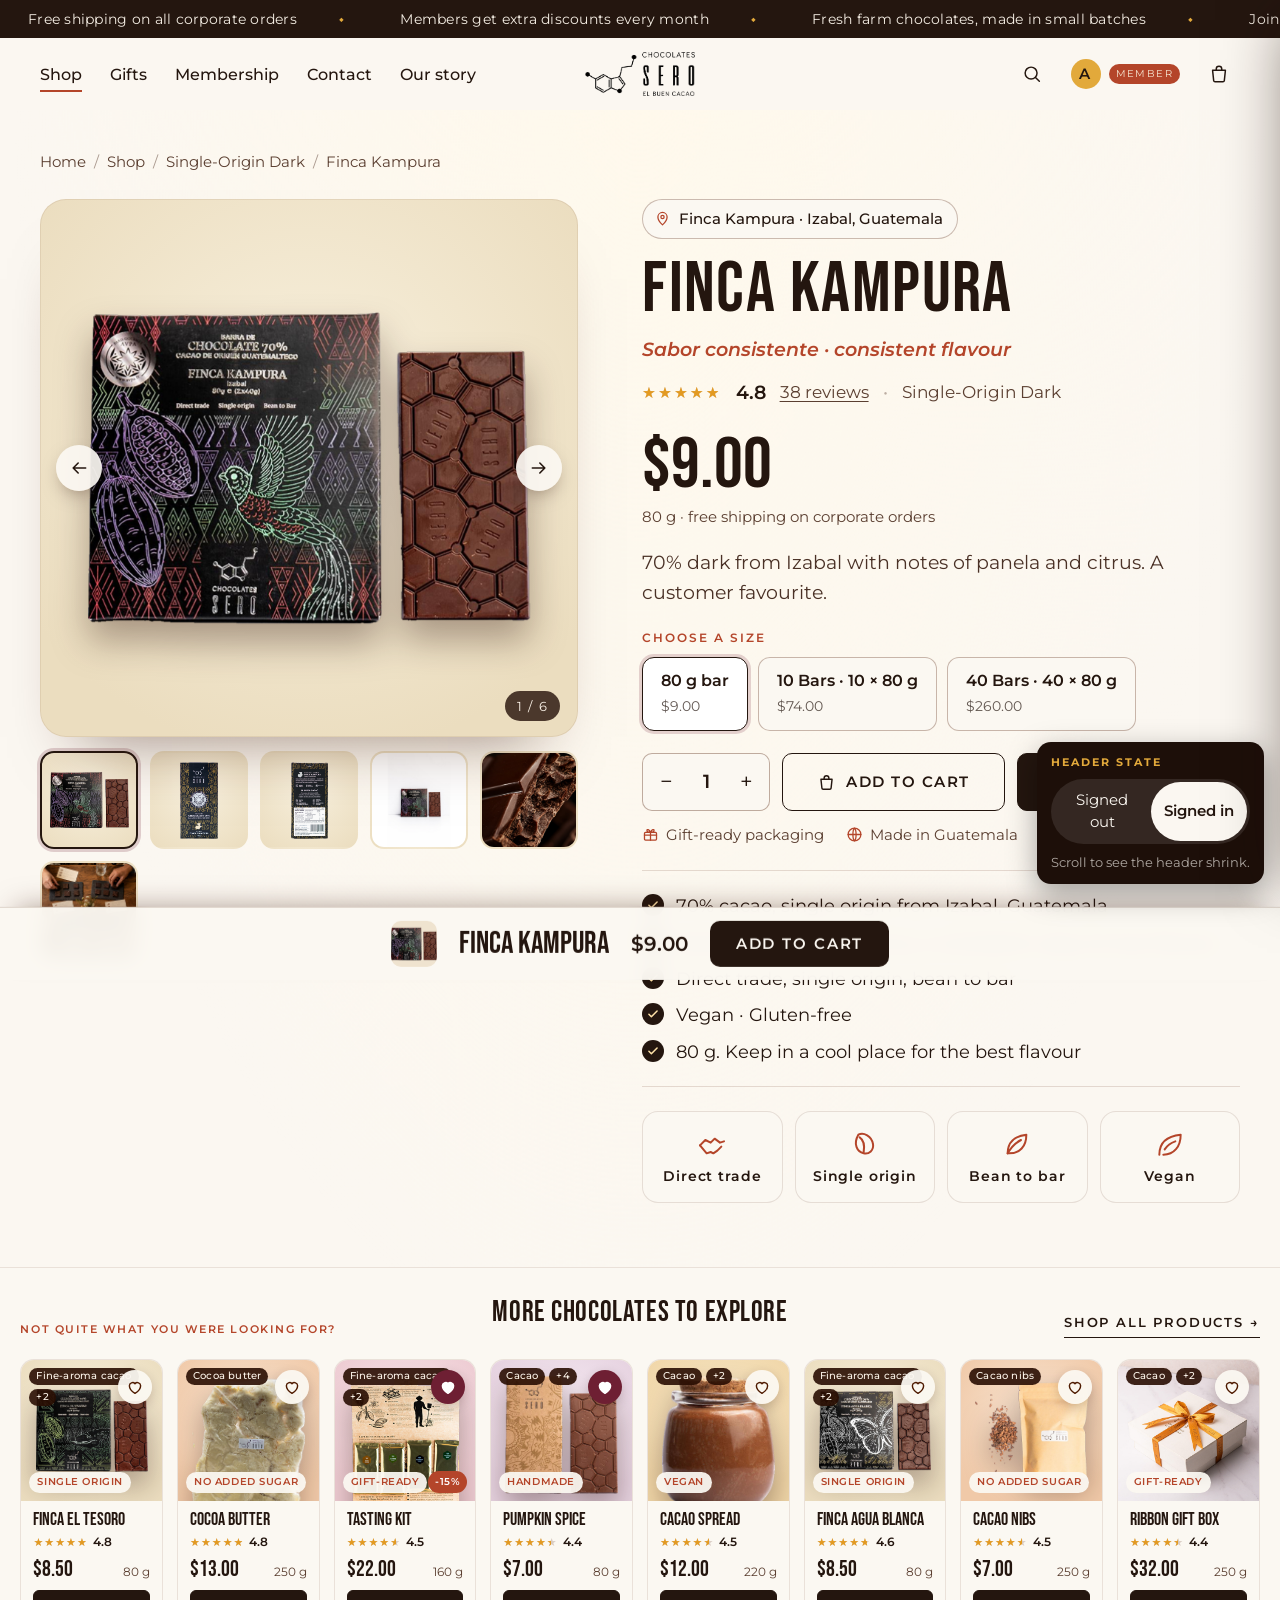
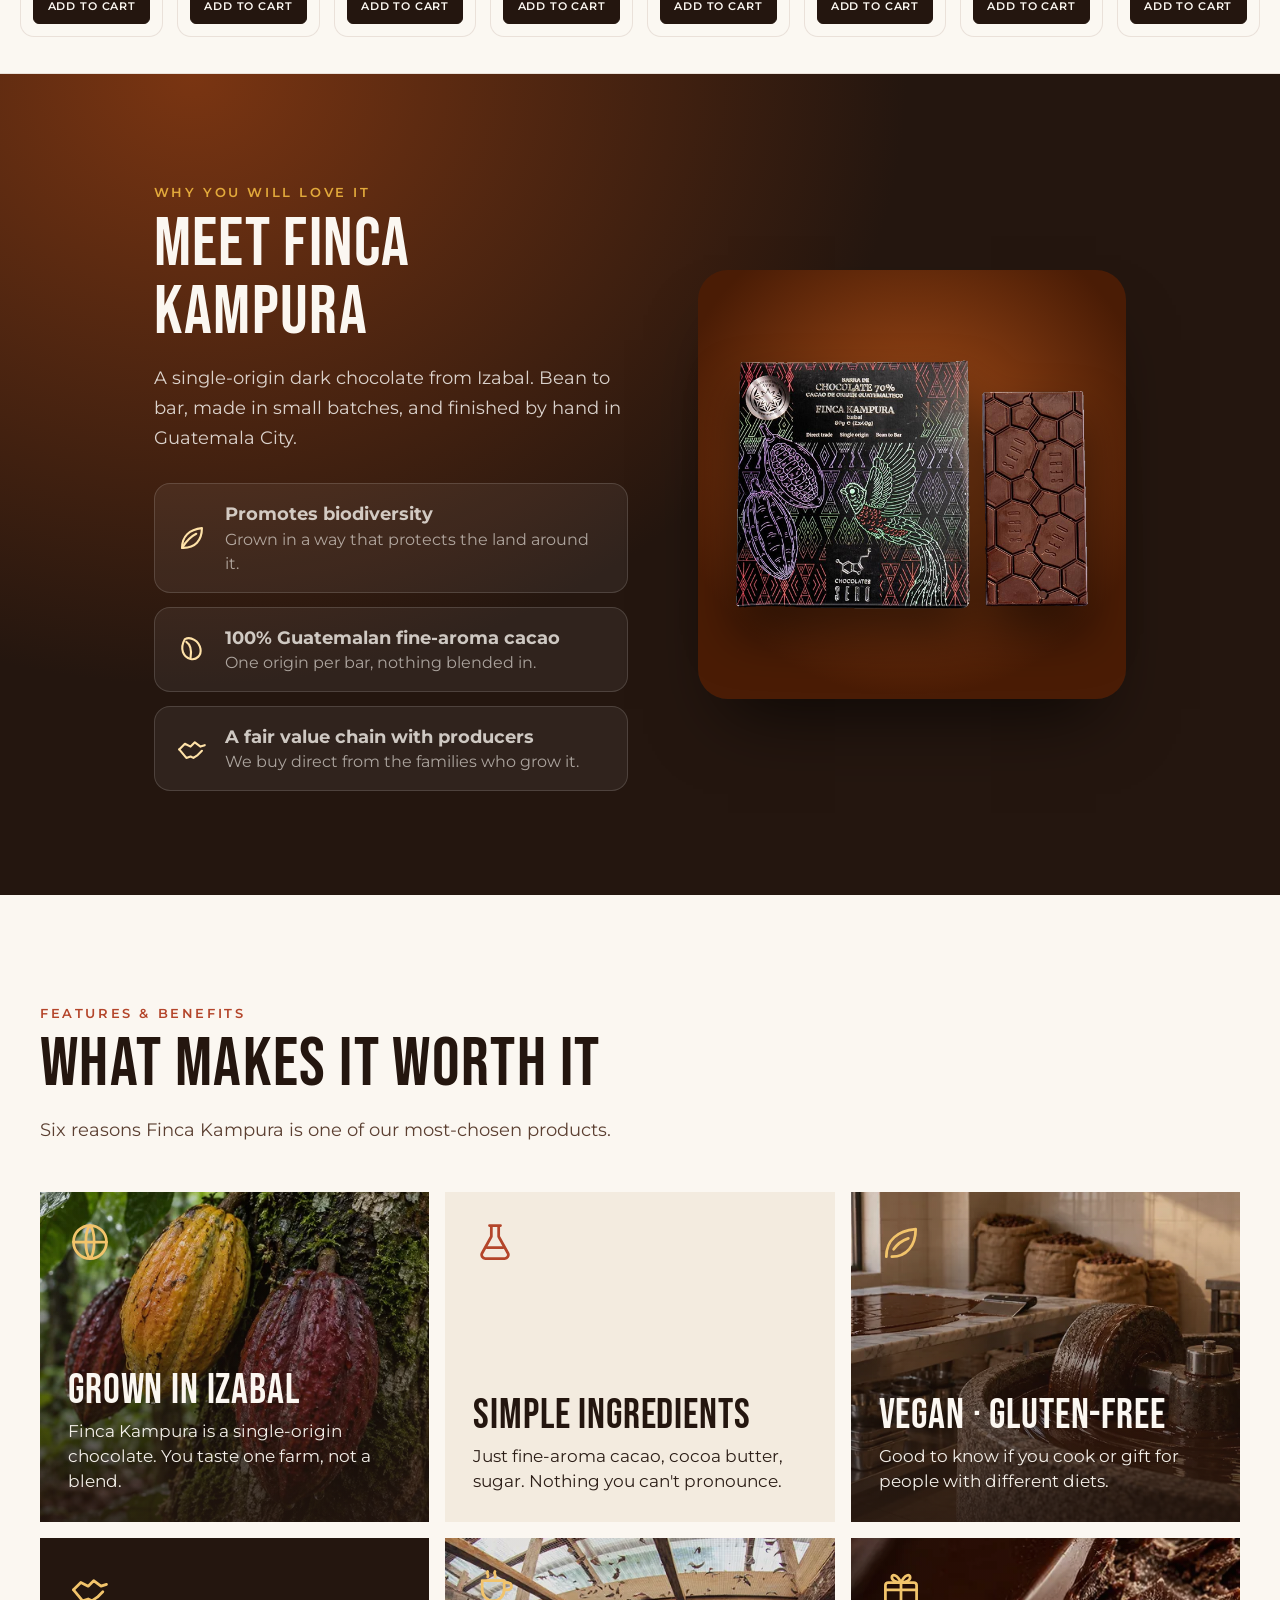
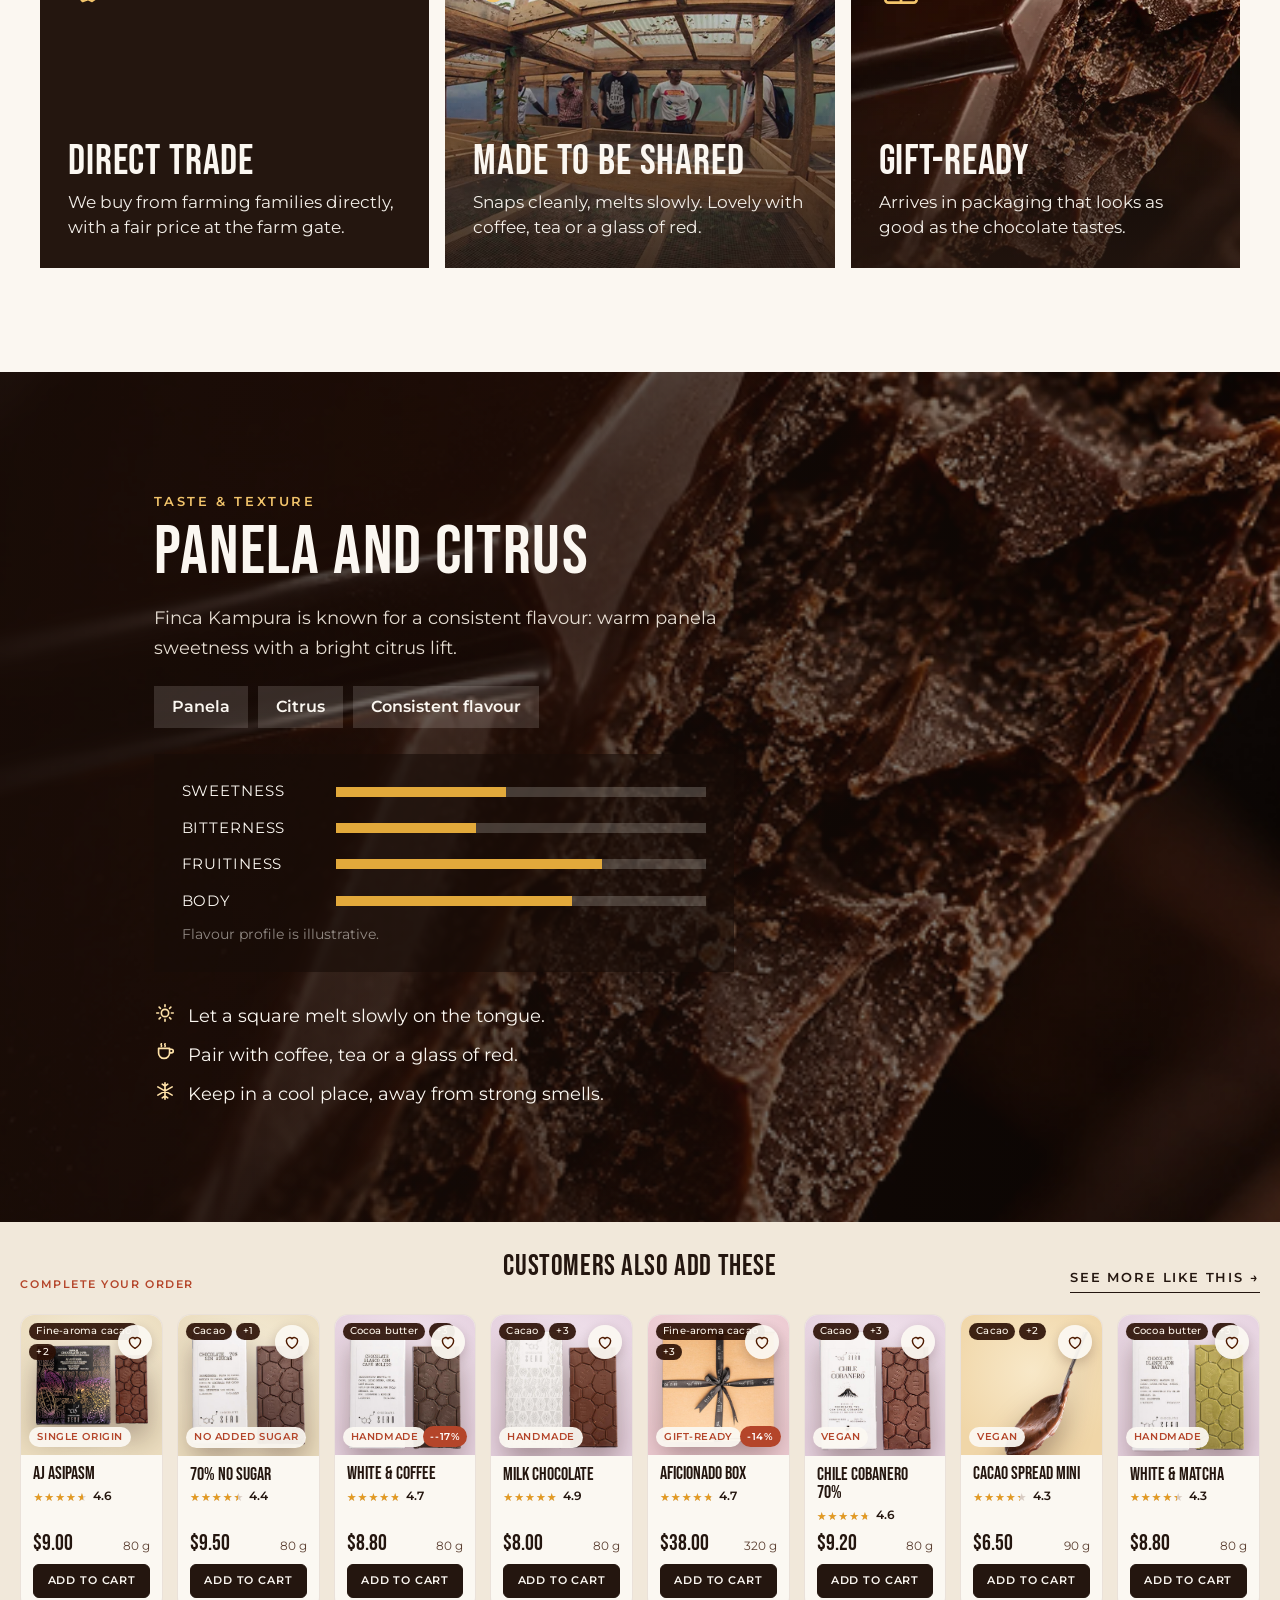
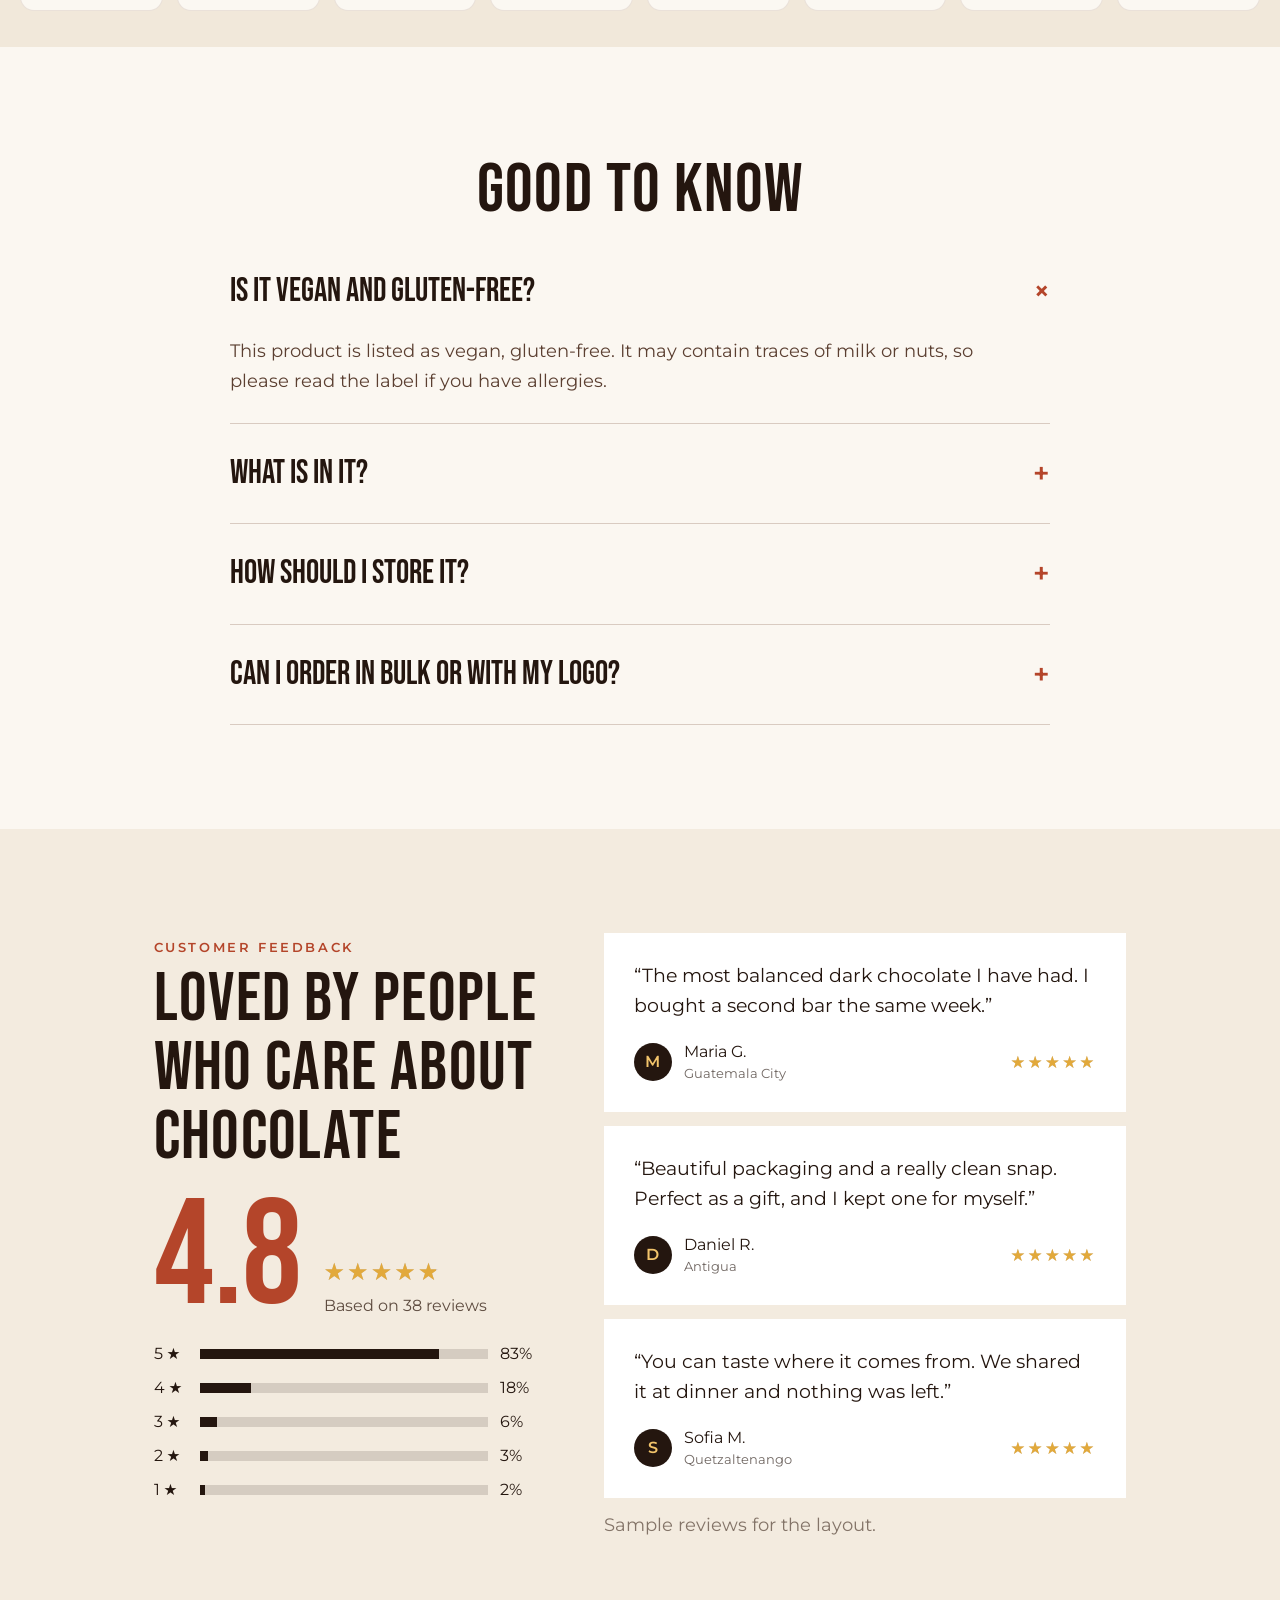
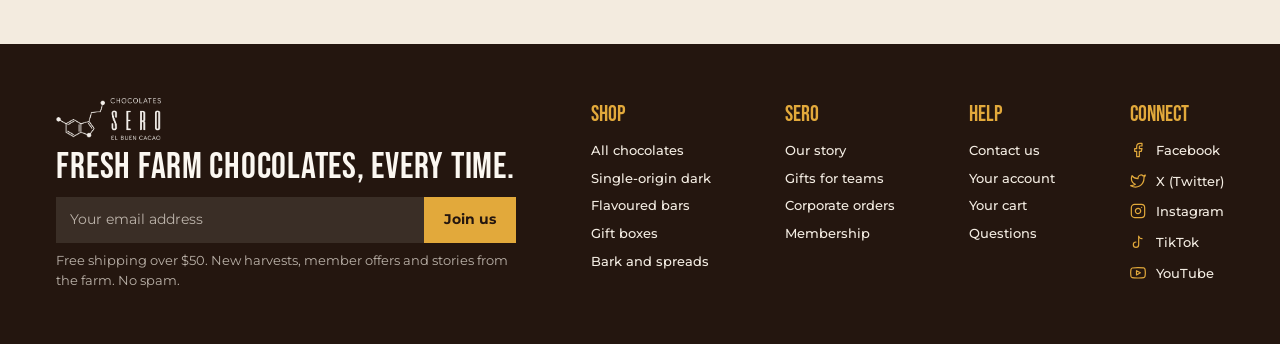
<file: product.html>
<!doctype html>

<!-- ======================================================================
     PAGE: PRODUCT PAGE
     One product. Gallery, options, add to cart, "what makes it worth
     it" blocks, accordion details and customer reviews. Filled from
     the catalogue in assets/sero.js.
     ====================================================================== -->
<!--  How this file is organised (top to bottom):
        1. <head>   : meta tags, fonts, page styles (CSS)
        2. <body>   : header, mobile menu, main content, footer
        3. scripts  : page behaviour, then the shared files in assets/
      Shared files: assets/sero.js (catalogue, cart), assets/stencil.css and
      assets/stencil.js (theme), assets/footer.css (footer), assets/pages.css
      (gifts and membership). -->

<html lang="en">
  <!-- ======================================================================
       AREA: HEAD
       Page title, meta tags, fonts and styles. Nothing here is visible
       on the page itself.
       ====================================================================== -->

  <head>
    <meta charset="utf-8" />
    <meta name="viewport" content="width=device-width, initial-scale=1" />
    <title>Sero Chocolates – Product</title>
    <link rel="preconnect" href="https://fonts.googleapis.com" />
    <link
      href="https://fonts.googleapis.com/css2?family=Dancing+Script:wght@600;700&family=Bebas+Neue&family=Montserrat:wght@400;500;600;700;800&display=swap"
      rel="stylesheet"
    />
    <!-- ======================================================================
         CSS: STYLES
         CSS for this page. Colours, fonts and spacing are set as variables
         near the top of the first block.
         ====================================================================== -->
    <style>
      :root {
        /* working palette – to be finalised in the colour discussion */
        --cocoa: #2a160d; /* deepest chocolate (footer, text on light) */
        --primary: #4f1b01; /* PRIMARY colour – header, footer (RGB 79 27 1) */
        --choc: #4f1b01;
        --milk: #8a5a3b; /* milk chocolate */
        --secondary: #f4f0eb; /* SECONDARY colour – text on primary, light surfaces */
        --cream: #f4f0eb;
        --sand: #e9d6b8; /* light sand */
        --burgundy: #6e1f33; /* accent / member */
        --amber: #d98e2c; /* highlight */
        --ink: #241410;
        --line: rgba(42, 22, 13, 0.16);

        --bar-h: 38px;
        --hdr-h: 64px; /* enlarged header (70% of first draft) */
        --hdr-h-small: 55px; /* compact header after scroll */
        --logo-h: 49px;
        --logo-h-small: 42px;
      }
      * {
        box-sizing: border-box;
        margin: 0;
        padding: 0;
      }
      html {
        scroll-behavior: smooth;
      }
      body {
        font-family: "Montserrat", system-ui, sans-serif;
        color: var(--ink);
        background: #fbf6ee;
        line-height: 1.5;
      }
      a {
        color: inherit;
        text-decoration: none;
      }
      button {
        font: inherit;
        color: inherit;
        background: none;
        border: 0;
        cursor: pointer;
      }
      ul {
        list-style: none;
      }
      :focus-visible {
        outline: 2px solid var(--amber);
        outline-offset: 3px;
      }

      /* ============ ANNOUNCEMENT BAR ============ */
      .announce {
        height: var(--bar-h);
        background: var(--burgundy);
        color: #f6e7d2;
        overflow: hidden;
        display: flex;
        align-items: center;
        font-size: 14.5px;
        letter-spacing: 0.08em;
        text-transform: uppercase;
        position: relative;
      }
      .announce:hover .ticker {
        animation-play-state: paused;
      }
      .ticker {
        display: flex;
        flex: none;
        white-space: nowrap;
        animation: marquee 32s linear infinite;
      }
      .ticker span {
        display: inline-flex;
        align-items: center;
        gap: 14px;
        padding: 0 28px;
      }
      .ticker span::after {
        content: "◆";
        color: var(--amber);
        font-size: 8px;
        margin-left: 28px;
      }
      @keyframes marquee {
        to {
          transform: translateX(-50%);
        }
      }

      /* ============ HEADER ============ */
      .header {
        position: fixed;
        top: var(--bar-h);
        left: 0;
        right: 0;
        z-index: 50;
        height: var(--hdr-h);
        background: transparent;
        color: var(--secondary);
        display: grid;
        grid-template-columns: 1fr auto 1fr;
        align-items: center;
        padding: 0 40px;
        transition:
          height 0.45s cubic-bezier(0.2, 0.7, 0.2, 1),
          background-color 0.45s,
          color 0.45s,
          box-shadow 0.45s;
      }
      .header nav ul {
        display: flex;
        align-items: center;
        gap: 28px;
      }
      .header .left {
        display: flex;
        align-items: center;
        height: 100%;
      }
      .header nav {
        display: flex;
        align-items: center;
      }
      .header nav a {
        white-space: nowrap;
        line-height: 1;
        font-size: 14.5px;
        font-weight: 500;
        letter-spacing: 0.14em;
        text-transform: uppercase;
        position: relative;
        padding: 8px 0;
      }
      .header nav a::after {
        content: "";
        position: absolute;
        left: 0;
        bottom: 0;
        height: 2px;
        width: 0;
        background: var(--amber);
        transition: width 0.3s;
      }
      .header nav a:hover::after,
      .header nav a[aria-current="page"]::after {
        width: 100%;
      }
      .logo {
        display: flex;
        align-items: center;
        line-height: 0;
      }
      .logo img {
        height: var(--logo-h);
        width: auto;
        transition: height 0.45s cubic-bezier(0.2, 0.7, 0.2, 1);
        filter: invert(1);
        mix-blend-mode: screen;
      } /* black-on-white PNG → white-on-chocolate */
      .actions {
        display: flex;
        justify-content: flex-end;
        align-items: center;
        gap: 8px;
      }
      .icon-btn {
        display: inline-flex;
        align-items: center;
        gap: 8px;
        min-height: 40px;
        min-width: 40px;
        justify-content: center;
        border-radius: 999px;
        padding: 0 10px;
        font-size: 15.5px;
        letter-spacing: 0.08em;
        text-transform: uppercase;
        transition: background 0.2s;
      }
      .icon-btn:hover {
        background: rgba(255, 255, 255, 0.12);
      }
      .icon-btn svg {
        width: 22px;
        height: 22px;
        stroke: currentColor;
        fill: none;
        stroke-width: 1.6;
        stroke-linecap: round;
        stroke-linejoin: round;
      }
      .badge {
        position: absolute;
        top: 2px;
        right: 0;
        min-width: 17px;
        height: 17px;
        border-radius: 9px;
        background: var(--amber);
        color: var(--cocoa);
        font-size: 11px;
        font-weight: 600;
        display: grid;
        place-items: center;
      }
      .cart {
        position: relative;
      }

      .search {
        display: flex;
        align-items: center;
      }
      .search input {
        width: 0;
        opacity: 0;
        border: 0;
        border-bottom: 1px solid currentColor;
        background: transparent;
        color: inherit;
        font: inherit;
        font-size: 15.5px;
        padding: 6px 0;
        transition:
          width 0.35s,
          opacity 0.35s;
      }
      .search.open input {
        width: 170px;
        opacity: 1;
        margin-right: 4px;
      }
      .search input::placeholder {
        color: inherit;
        opacity: 0.6;
      }

      /* account – two states */
      .acct {
        position: relative;
      }
      .acct .in {
        display: none;
      }
      body.signed-in .acct .out {
        display: none;
      }
      body.signed-in .acct .in {
        display: inline-flex;
      }
      .avatar {
        width: 30px;
        height: 30px;
        border-radius: 50%;
        background: var(--amber);
        color: var(--cocoa);
        display: grid;
        place-items: center;
        font-weight: 600;
        font-size: 14.5px;
      }
      .member-tag {
        font-size: 10px;
        letter-spacing: 0.14em;
        padding: 2px 7px;
        border-radius: 99px;
        background: var(--burgundy);
        color: #f6e7d2;
      }
      .menu-pop {
        position: absolute;
        right: 0;
        top: calc(100% + 6px);
        min-width: 220px;
        background: var(--cream);
        color: var(--ink);
        border-radius: 10px;
        box-shadow: 0 14px 40px rgba(42, 22, 13, 0.28);
        padding: 8px;
        display: none;
      }
      .acct.open .menu-pop {
        display: block;
      }
      .menu-pop .who {
        padding: 10px 12px 8px;
        border-bottom: 1px solid var(--line);
        margin-bottom: 6px;
      }
      .menu-pop .who b {
        display: block;
        font-size: 16.5px;
      }
      .menu-pop .who small {
        color: var(--milk);
      }
      .menu-pop a {
        display: block;
        padding: 9px 12px;
        border-radius: 6px;
        font-size: 15.5px;
      }
      .menu-pop a:hover {
        background: var(--sand);
      }
      .menu-pop a.signout {
        color: var(--burgundy);
        border-top: 1px solid var(--line);
        margin-top: 6px;
        border-radius: 0 0 6px 6px;
      }

      .burger {
        display: none;
      }
      @media (max-width: 1180px) {
        .header {
          padding: 0 24px;
        }
        .header nav ul {
          gap: 18px;
        }
        .header nav a {
          font-size: 13px;
          letter-spacing: 0.1em;
        }
      }

      /* scrolled: half-height, light colours, shadow */
      body.scrolled .header {
        height: var(--hdr-h-small);
        background: var(--primary);
        box-shadow: 0 4px 18px rgba(0, 0, 0, 0.35);
      }
      body.scrolled .logo img {
        height: var(--logo-h-small);
      }

      @media (max-width: 980px) {
        .header {
          padding: 0 16px;
        }
        .header nav {
          display: none;
        }
        .burger {
          display: inline-flex;
        }
        .header .left {
          display: flex;
        }
        .logo img {
          height: 47px;
        }
        body.scrolled .logo img {
          height: 42px;
        }
        :root {
          --hdr-h: 68px;
        }
        .icon-btn .lbl {
          display: none;
        }
        .search.open input {
          width: 110px;
        }
        .drawer {
          display: none;
          position: fixed;
          inset: 0 auto 0 0;
          width: 78%;
          max-width: 320px;
          background: var(--choc);
          color: var(--cream);
          z-index: 60;
          padding: 90px 28px 28px;
        }
        .drawer.open {
          display: block;
        }
        .drawer a {
          display: block;
          padding: 14px 0;
          font-size: 20px;
          letter-spacing: 0.12em;
          text-transform: uppercase;
          border-bottom: 1px solid rgba(255, 255, 255, 0.14);
        }
      }
      .drawer {
        display: none;
      }

      /* ============ HERO ============ */
      .hero-home {
        --gutter: max(40px, calc((100vw - 1360px) / 2 + 40px));
        position: relative;
        min-height: calc(100svh - var(--bar-h));
        display: flex;
        align-items: stretch;
        overflow: hidden;
        background: #1b0c04;
        color: var(--secondary);
        isolation: isolate;
      }
      .hero-bg {
        position: absolute;
        inset: 0;
        z-index: -2;
        overflow: hidden;
        background: #1b0c04;
      }
      .bg-layer {
        position: absolute;
        inset: 0;
        background-position: center;
        background-size: cover;
        background-repeat: no-repeat;
      }
      .bg-panel {
        position: absolute;
        top: 0;
        height: 100%;
        background-position: center;
        background-size: cover;
        background-repeat: no-repeat;
      }
      .bg-group {
        position: absolute;
        inset: -24%;
        rotate: var(--tilt, 0deg);
        animation: groupDrift 24s ease-in-out infinite alternate;
        will-change: translate, scale;
      }
      @keyframes groupDrift {
        from {
          translate: -1.5% -1%;
          scale: 1;
        }
        to {
          translate: 1.5% 1%;
          scale: 1.05;
        }
      }
      @media (max-width: 980px) {
        .bg-group {
          inset: -45%;
        }
      }
      .bg-slider .slide {
        position: absolute;
        inset: 0;
        opacity: 0;
        transition: opacity 1.2s ease;
      }
      .bg-slider .slide.on {
        opacity: 1;
      }
      .bg-slider .slide.on .bg-layer,
      .bg-slider .slide.on .bg-photo {
        animation: kenburns 9s ease-out forwards;
      }
      @keyframes kenburns {
        from {
          transform: scale(1);
        }
        to {
          transform: scale(1.07);
        }
      }
      .hero-dots {
        position: absolute;
        left: 50%;
        bottom: 26px;
        transform: translateX(-50%);
        display: none;
        gap: 14px;
        z-index: 3;
      }
      .hero-dots.show {
        display: flex;
      }
      .hero-dots button {
        width: 16px;
        height: 16px;
        border-radius: 50%;
        border: 1.5px solid var(--amber);
        background: transparent;
        cursor: pointer;
        padding: 0;
        transition:
          background 0.3s,
          box-shadow 0.3s,
          transform 0.3s;
      }
      .hero-dots button:hover {
        transform: scale(1.15);
      }
      .hero-dots button.on {
        background: var(--secondary);
        box-shadow:
          0 0 0 3px rgba(110, 31, 51, 0.55),
          0 0 14px 4px rgba(110, 31, 51, 0.95);
      }
      .hero-shade {
        position: absolute;
        inset: 0;
        z-index: -1;
        pointer-events: none;
        /* chocolate radial gradient: lighter in the centre, darker towards the edges */
        background: radial-gradient(
          ellipse at center,
          rgba(79, 27, 1, 0.28) 0%,
          rgba(52, 18, 2, 0.55) 55%,
          rgba(24, 8, 0, 0.86) 100%
        );
      }
      .hero-inner {
        width: 100%;
        max-width: 1360px;
        margin: 0 auto;
        position: relative;
        padding: calc(var(--hdr-h) + 16px) 40px 64px;
        display: grid;
        grid-template-columns: 1.05fr 0.95fr;
        gap: 24px 40px;
        align-items: center;
      }
      .hero-copy {
        position: relative;
        z-index: 2;
      }
      .hero-cocoa {
        position: absolute;
        inset: 0;
        z-index: -1;
        pointer-events: none;
      }
      .hero-bars {
        position: absolute;
        inset: 0 0 0 40%;
        z-index: 1;
        pointer-events: none;
      }
      .hero-edge {
        position: absolute;
        inset: 0;
        z-index: 1;
        pointer-events: none;
      }
      .hero-fruit {
        position: relative;
        width: 100%;
        aspect-ratio: 1/1;
        max-width: 640px;
        justify-self: end;
        pointer-events: none;
      }
      .hero-bars {
        display: none;
      }
      .hero-home[data-bg^="blend"] .hero-bars {
        display: block;
      }
      .hero-inner {
        z-index: 2;
      }
      .hero-copy h1 {
        font-family: "Bebas Neue", "Impact", sans-serif;
        font-weight: 600;
        font-size: clamp(71.68px, 13.31vw, 192px);
        line-height: 0.92;
        letter-spacing: -0.01em;
        color: var(--secondary);
        text-wrap: balance;
        text-transform: uppercase;
      }
      .hero-copy .support {
        font-family: "Bebas Neue", "Impact", sans-serif;
        font-weight: 500;
        font-size: clamp(40.96px, 5.38vw, 76.8px);
        line-height: 1.05;
        color: var(--sand);
        margin-top: 22px;
        text-transform: uppercase;
      }
      .hero-actions {
        display: flex;
        flex-wrap: wrap;
        gap: 16px;
        margin-top: 40px;
        align-items: stretch;
      }
      .hbtn {
        display: inline-flex;
        align-items: center;
        justify-content: center;
        gap: 12px;
        min-height: 56px;
        padding: 0 34px;
        font-family: "Montserrat", sans-serif;
        font-weight: 600;
        font-size: 14.5px;
        letter-spacing: 0.14em;
        text-transform: uppercase;
        border: 1.5px solid transparent;
        border-radius: 0;
        cursor: pointer;
        background-repeat: no-repeat;
        background-position: left;
        background-size: 0% 100%;
        transition:
          background-size 0.4s,
          color 0.3s,
          transform 0.25s,
          border-color 0.3s;
      }
      .hbtn svg {
        width: 18px;
        height: 18px;
        fill: none;
        stroke: currentColor;
        stroke-width: 1.8;
        stroke-linecap: round;
        stroke-linejoin: round;
        transition: transform 0.25s;
      }
      .hbtn:hover {
        background-size: 100% 100%;
        color: var(--primary);
        transform: translateY(-2px);
      }
      .hbtn:hover svg {
        transform: translateX(4px);
      }
      .hbtn-light {
        background-color: var(--secondary);
        background-image: linear-gradient(var(--amber), var(--amber));
        color: var(--primary);
      }
      .hbtn-dark {
        background-color: var(--primary);
        background-image: linear-gradient(var(--amber), var(--amber));
        color: var(--secondary);
        border-color: rgba(244, 240, 235, 0.45);
      }
      .hbtn-dark:hover {
        border-color: var(--amber);
      }

      .hero-fruit img,
      .hero-cocoa img,
      .hero-bars img,
      .hero-edge img {
        position: absolute;
        width: var(--w);
        height: auto;
        transform: rotate(var(--r));
        filter: drop-shadow(0 18px 22px rgba(0, 0, 0, 0.45)) blur(var(--b, 0px));
        animation: float 7s ease-in-out infinite;
        animation-delay: var(--d, 0s);
        will-change: transform;
      }
      @keyframes float {
        0%,
        100% {
          transform: translateY(0) rotate(var(--r));
        }
        50% {
          transform: translateY(-12px) rotate(calc(var(--r) + 3deg));
        }
      }
      @media (max-width: 980px) {
        .hero-inner {
          grid-template-columns: 1fr;
          padding-top: calc(var(--hdr-h) + 32px);
          gap: 8px;
        }
        .hero-fruit {
          max-width: 440px;
          justify-self: center;
        }
        .hero-bars {
          inset: auto 0 0 0;
          height: 46%;
        }
        .hero-edge {
          display: none;
        }
        .hero-inner {
          padding-bottom: 140px;
        }
        .hero-copy h1 {
          font-size: clamp(52px, 15vw, 100px);
        }
      }

      .hero-eyebrow {
        display: flex;
        align-items: center;
        gap: 14px;
        font-family: "Montserrat", sans-serif;
        font-weight: 600;
        font-size: 13px;
        letter-spacing: 0.15em;
        text-transform: uppercase;
        color: var(--amber);
        margin-bottom: 22px;
        white-space: nowrap;
      }
      .hero-eyebrow span {
        display: inline-block;
        width: 38px;
        height: 1.5px;
        background: var(--amber);
        flex: none;
      }
      .stats-bar {
        width: 100%;
        background: var(--secondary);
        padding: 84px 40px 92px;
      }
      .stats-bar ul {
        list-style: none;
        max-width: 1360px;
        margin: 0 auto;
        display: grid;
        grid-template-columns: repeat(4, 1fr);
        gap: 40px;
      }
      .stats-bar li {
        padding: 0;
        position: relative;
      }
      .stat-7 .halo {
        position: absolute;
        left: -46px;
        top: -30px;
        width: 150px;
        height: 150px;
        border-radius: 50%;
        pointer-events: none;
        opacity: 0;
        background: radial-gradient(
          circle,
          rgba(110, 31, 51, 0.5) 0%,
          rgba(110, 31, 51, 0.22) 38%,
          rgba(110, 31, 51, 0) 70%
        );
      }
      .stats-bar b {
        display: block;
        font-family: "Dancing Script", cursive;
        font-weight: 700;
        font-size: 66px;
        line-height: 1;
        color: var(--primary);
      }
      .stats-bar span {
        display: block;
        margin-top: 12px;
        font-family: "Montserrat", system-ui, sans-serif;
        font-variation-settings:
          "opsz" 18,
          "wght" 480;
        font-size: 18.5px;
        line-height: 1.4;
        letter-spacing: 0.005em;
        color: rgba(79, 27, 1, 0.9);
        max-width: 250px;
      }
      .stats-bar span i {
        font-style: normal;
        font-variation-settings:
          "opsz" 18,
          "wght" 680;
        color: var(--burgundy);
      }
      .stats-bar b {
        position: relative;
        min-width: 3ch;
        transform-origin: left 70%;
      }
      .stat-7 b {
        will-change: text-shadow, transform, color;
      }
      .hero-cocoa img.puff {
        filter: none;
        opacity: 0.5;
        animation: drift 16s ease-in-out infinite;
        animation-delay: var(--d, 0s);
      }
      @keyframes drift {
        0%,
        100% {
          transform: translate(0, 0) scale(1);
        }
        50% {
          transform: translate(14px, -10px) scale(1.06);
        }
      }
      @media (max-width: 980px) {
        .stats-bar {
          padding: 56px 20px 60px;
        }
        .stats-bar ul {
          grid-template-columns: 1fr 1fr;
          gap: 30px 20px;
        }
        .stats-bar b {
          font-size: 50px;
        }
        .stats-bar span {
          font-size: 17.5px;
        }
        .hero-eyebrow {
          font-size: 11px;
          letter-spacing: 0.14em;
          white-space: normal;
        }
        .hero-copy {
          min-width: 0;
        }
        .hero-cocoa {
          opacity: 0.85;
        }
      }
      @media (prefers-reduced-motion: reduce) {
        .hero-fruit img,
        .hero-edge img,
        .hero-bars img,
        .hero-cocoa img,
        .hero-cocoa img.puff,
        .bg-group,
        .bg-slider .slide .bg-layer {
          animation: none;
        }
      }

      /* ============ CATEGORIES ============ */
      .cats {
        width: 100%;
        background: #2a0e03 url(assets/textures/choc-caramel.jpg) center top/cover no-repeat;
      }
      .cats-head {
        position: relative;
        width: 100%;
        min-height: 140px;
        padding: 104px 40px 34px;
        display: grid;
        place-items: center;
      }
      .cats-head h2 {
        position: relative;
        margin: 0;
        max-width: 1360px;
        text-align: center;
        font-family: "Montserrat", sans-serif;
        font-style: italic;
        font-weight: 600;
        font-size: clamp(20px, calc((100vw - 96px) / 23.6), 58px);
        white-space: nowrap;
        line-height: 1.15;
        letter-spacing: -0.01em;
        color: var(--secondary);
        text-shadow:
          0 2px 6px rgba(20, 6, 0, 0.55),
          0 2px 22px rgba(20, 6, 0, 0.6);
      }
      .cats-body {
        width: 100%;
        position: relative;
        padding: 6px 0 105px;
      }
      .dock-wrap {
        position: relative;
        width: 100%;
      }
      .dock {
        width: 100%;
        overflow-x: auto;
        overflow-y: hidden;
        scrollbar-width: none;
        padding: 120px 0 18px;
        scroll-snap-type: x proximity;
      }
      .dock::-webkit-scrollbar {
        display: none;
      }
      .dock-inner {
        --base: 164px;
        position: relative;
        display: flex;
        align-items: flex-end;
        gap: 28px;
        width: max-content;
        margin: 0 auto;
        padding: 0 112px;
      }
      .cat {
        flex: none;
        width: var(--base);
        display: flex;
        flex-direction: column;
        align-items: center;
        text-align: center;
        text-decoration: none;
        color: var(--primary);
        scroll-snap-align: center;
        outline: none;
      }
      .cat-disc {
        position: relative;
        display: block;
        width: var(--base);
        height: var(--base);
        border-radius: 50%;
        background: radial-gradient(circle at 34% 26%, var(--c2), var(--c1) 74%);
        box-shadow:
          0 16px 30px -10px rgba(10, 3, 0, 0.7),
          inset 0 0 0 1.5px rgba(255, 255, 255, 0.2);
        transform-origin: 50% 100%;
        transform: translateX(var(--dx, 0px)) scale(var(--s, 1));
        will-change: transform;
      }
      .cat-pop {
        position: absolute;
        left: 4%;
        right: 4%;
        top: -14%;
        bottom: 16%;
        display: grid;
        place-items: end center;
        pointer-events: none;
      }
      .cat-pop img {
        max-width: 100%;
        max-height: 100%;
        object-fit: contain;
        filter: drop-shadow(0 12px 12px rgba(10, 3, 0, 0.55));
        transition: translate 0.35s cubic-bezier(0.2, 0.7, 0.2, 1);
      }
      .cat:hover .cat-pop img,
      .cat:focus-visible .cat-pop img {
        translate: 0 -4%;
      }
      .cat-name,
      .cat-meta {
        display: block;
        transform: translateX(var(--dx, 0px));
      }
      .cat-name {
        margin-top: 20px;
        font-family: "Montserrat", sans-serif;
        font-weight: 600;
        font-size: 14.5px;
        letter-spacing: 0.14em;
        text-transform: uppercase;
        color: var(--secondary);
        line-height: 1.35;
        min-height: 2.7em;
        text-shadow: 0 1px 8px rgba(20, 6, 0, 0.5);
      }
      .cat-meta {
        margin-top: 4px;
        font-family: "Montserrat", sans-serif;
        font-style: italic;
        font-weight: 600;
        font-size: 16.5px;
        color: #f0b55f;
      }
      .cat:focus-visible .cat-disc {
        box-shadow:
          0 0 0 3px #2a0e03,
          0 0 0 6px var(--amber),
          0 14px 28px -10px rgba(10, 3, 0, 0.7);
      }
      .dock-arrow {
        position: absolute;
        top: 50%;
        z-index: 3;
        width: 46px;
        height: 46px;
        border-radius: 50%;
        border: 1.5px solid var(--amber);
        background: var(--primary);
        color: var(--secondary);
        font-size: 20px;
        line-height: 1;
        cursor: pointer;
        transform: translateY(-70%);
        transition:
          background 0.25s,
          color 0.25s,
          box-shadow 0.25s;
      }
      .dock-arrow:hover {
        background: var(--amber);
        color: var(--primary);
      }
      .dock-arrow.prev {
        left: 18px;
      }
      .dock-arrow.next {
        right: 18px;
      }
      @media (max-width: 1400px) {
        .dock-inner {
          --base: 150px;
          gap: 22px;
          padding: 0 70px;
        }
      }
      @media (max-width: 760px) {
        .cats-head h2 {
          white-space: normal;
          font-size: clamp(26px, 7.4vw, 38px);
        }
        .cats-head {
          padding: 72px 20px 28px;
        }
        .dock-inner {
          --base: 140px;
          gap: 20px;
          padding: 0 24px;
        }
        .dock {
          padding-top: 70px;
        }
      }

      /* ============ BEST SELLERS ============ */
      .best {
        width: 100%;
        background: var(--secondary);
        color: var(--primary);
        --ol: var(--primary);
        padding: 116px 40px 128px;
      }
      .best-inner {
        max-width: 1360px;
        margin: 0 auto;
      }
      .best-head {
        margin-bottom: 26px;
      }
      .best-row {
        display: flex;
        align-items: flex-end;
        justify-content: space-between;
        flex-wrap: wrap;
        gap: 12px 44px;
        margin: 2px 0 8px;
      }
      .best-head .eyebrow {
        color: var(--burgundy);
      }
      .best-head h2 {
        font-family: "Bebas Neue", "Impact", sans-serif;
        font-weight: 600;
        font-size: clamp(38.4px, 4.74vw, 66.56px);
        line-height: 1;
        color: var(--primary);
        margin: 0;
        white-space: nowrap;
        text-transform: uppercase;
      }
      .best-row .lnk {
        padding: 0 0 6px;
      }
      .best-sub {
        font-size: 17.5px;
        line-height: 1.5;
        color: #5b3f31;
      }
      .best .lnk {
        font-size: 14.5px;
      }
      .best-grid {
        display: grid;
        grid-template-columns: repeat(4, 1fr);
        gap: 24px;
      }
      .pcard {
        display: flex;
        flex-direction: column;
        gap: 12px;
      }
      .pcard-media {
        position: relative;
        display: grid;
        place-items: center;
        aspect-ratio: 4/5;
        border-radius: 20px;
        overflow: hidden;
        padding: 33% 7% 7%;
        background: radial-gradient(circle at 50% 38%, var(--m2), var(--m1) 78%);
        box-shadow: inset 0 0 0 1px rgba(79, 27, 1, 0.08);
      }
      .pcard-media img {
        width: 100%;
        height: 100%;
        object-fit: contain;
        filter: drop-shadow(0 18px 18px rgba(40, 12, 2, 0.38));
        transition: transform 0.5s cubic-bezier(0.2, 0.7, 0.2, 1);
      }
      .pcard:hover .pcard-media img {
        transform: translateY(-6px) scale(1.05);
      }
      .pdetails {
        display: flex;
        flex-direction: column;
        gap: 6px;
        padding: 2px 2px 0;
      }
      .pdetails h3 {
        font-family: "Bebas Neue", "Impact", sans-serif;
        font-weight: 600;
        font-size: 38.4px;
        line-height: 1.05;
        color: var(--primary);
      }
      .porigin {
        display: flex;
        gap: 10px;
        align-items: flex-start;
        font-size: 16.5px;
        line-height: 1.35;
        color: #5b3f31;
      }
      .porigin svg {
        flex: none;
        width: 18px;
        height: 18px;
        margin-top: 2px;
        fill: none;
        stroke: var(--burgundy);
        stroke-width: 1.7;
        stroke-linecap: round;
        stroke-linejoin: round;
      }
      .porigin b {
        display: block;
        font-weight: 500;
        color: var(--primary);
      }
      .porigin i {
        display: block;
        font-style: normal;
        font-size: 15px;
        opacity: 0.8;
      }
      .pingr {
        position: absolute;
        top: 12px;
        left: 12px;
        right: 12px;
        z-index: 2;
        list-style: none;
        display: flex;
        flex-wrap: wrap;
        gap: 6px;
      }
      .pingr li {
        padding: 5px 10px;
        border-radius: 99px;
        background: rgba(42, 14, 3, 0.9);
        backdrop-filter: blur(4px);
        font-size: 13px;
        font-weight: 500;
        letter-spacing: 0.03em;
        color: var(--secondary);
      }
      .pprice {
        display: grid;
        grid-template-columns: 1fr auto 1fr;
        align-items: baseline;
        gap: 12px;
        margin-top: 6px;
        padding-top: 10px;
        border-top: 1px solid rgba(79, 27, 1, 0.16);
      }
      .pprice b {
        font-family: "Bebas Neue", "Impact", sans-serif;
        font-weight: 600;
        font-size: 43.52px;
        line-height: 1;
        color: var(--primary);
        text-transform: uppercase;
      }
      .pprice span {
        font-size: 14.5px;
        color: #5b3f31;
        text-align: center;
      }
      .pprice::after {
        content: "";
      }
      @media (max-width: 1180px) {
        .best-grid {
          grid-template-columns: repeat(2, 1fr);
        }
        .best-head h2 {
          white-space: normal;
        }
      }
      @media (max-width: 620px) {
        .best {
          padding: 72px 20px 80px;
        }
        .best-grid {
          grid-template-columns: 1fr;
        }
      }

      /* ============ PROCESS ============ */
      .process {
        --p-bg: #6e1f33;
        --p-bg2: #9c3a55;
        --p-edge: rgba(0, 0, 0, 0.34);
        width: 100%;
        color: #fbf3e8;
        padding: 120px 40px 124px;
        overflow: hidden;
        background: radial-gradient(90% 120% at 18% 0%, var(--p-bg2) 0%, var(--p-bg) 62%);
      }
      .process-inner {
        max-width: 1360px;
        margin: 0 auto;
      }
      .process-head {
        margin-bottom: 52px;
        max-width: 1100px;
      }
      .process-head h2 {
        font-family: "Bebas Neue", "Impact", sans-serif;
        font-weight: 600;
        font-size: clamp(46.08px, 5.89vw, 81.92px);
        line-height: 1;
        color: #fbf3e8;
        margin: 0 0 14px;
        text-transform: uppercase;
      }
      .process-head p {
        font-size: 18px;
        line-height: 1.55;
        color: rgba(251, 243, 232, 0.85);
      }
      .process-track {
        display: flex;
        overflow-x: auto;
        overflow-y: visible;
        scroll-snap-type: x mandatory;
        scrollbar-width: none;
        scroll-behavior: smooth;
        outline: none;
        cursor: grab;
        padding: 8px 30px 36px 18px;
        margin: -8px -30px -36px -18px;
        user-select: none;
        -webkit-user-select: none;
      }
      .process-track.dragging {
        cursor: grabbing;
        scroll-behavior: auto;
      }
      .process-track::-webkit-scrollbar {
        display: none;
      }
      .step {
        flex: 0 0 100%;
        scroll-snap-align: start;
        display: grid;
        grid-template-columns: 1.1fr 0.9fr;
        gap: 76px;
        align-items: center;
        padding: 0 14px 0 0;
      }
      .step-media {
        position: relative;
      }
      .step-img {
        position: relative;
        margin: 0;
        border-radius: 24px;
        overflow: hidden;
        aspect-ratio: 5/4;
        background: rgba(0, 0, 0, 0.25);
        box-shadow: 0 30px 60px -28px rgba(0, 0, 0, 0.65);
      }
      .step-img img {
        width: 100%;
        height: 100%;
        object-fit: cover;
        display: block;
        transform: scale(1.04);
        transition: transform 1.4s cubic-bezier(0.2, 0.7, 0.2, 1);
        -webkit-user-drag: none;
        pointer-events: none;
      }
      .step.in .step-img img {
        transform: scale(1);
      }
      .step-img figcaption {
        position: absolute;
        left: 18px;
        bottom: 18px;
        padding: 6px 13px;
        border-radius: 99px;
        background: rgba(30, 10, 3, 0.78);
        color: #fbf3e8;
        font-size: 11px;
        font-weight: 600;
        letter-spacing: 0.16em;
        text-transform: uppercase;
      }
      /* the number sits on the right edge of the photo: about 80% on the picture, 20% hanging off it */
      .step-num {
        position: absolute;
        right: -0.2em;
        top: -0.12em;
        font-family: "Montserrat", sans-serif;
        font-weight: 600;
        font-size: clamp(88px, 10.5vw, 160px);
        line-height: 1;
        letter-spacing: -0.02em;
        color: #ffe2a8;
        text-shadow:
          0 2px 0 rgba(120, 60, 10, 0.35),
          0 14px 34px rgba(0, 0, 0, 0.5);
        pointer-events: none;
        font-feature-settings: "lnum" 1;
      }
      /* story panel: light from the top right, so top + right look pressed in and left + bottom look raised, with the shadow falling to the lower left */
      .step-text {
        position: relative;
        padding: 46px 44px;
        border-radius: 22px;
        background: linear-gradient(145deg, rgba(255, 255, 255, 0.07), rgba(0, 0, 0, 0.12));
        border-style: solid;
        border-width: 3px;
        border-color: var(--p-edge) var(--p-edge) rgba(255, 255, 255, 0.24)
          rgba(255, 255, 255, 0.24);
        box-shadow:
          -12px 14px 26px -6px rgba(0, 0, 0, 0.5),
          inset 0 7px 12px -4px rgba(0, 0, 0, 0.5),
          inset -7px 0 12px -4px rgba(0, 0, 0, 0.5);
        opacity: 0;
        transform: translateY(18px);
        transition:
          opacity 0.7s ease 0.15s,
          transform 0.7s ease 0.15s;
      }
      .step.in .step-text {
        opacity: 1;
        transform: none;
      }
      .step-text h3 {
        font-family: "Bebas Neue", "Impact", sans-serif;
        font-weight: 600;
        font-size: clamp(38.4px, 4.1vw, 58.88px);
        line-height: 1.05;
        color: #fbf3e8;
        margin: 0 0 16px;
        text-transform: uppercase;
      }
      .step-text p {
        font-size: 18px;
        line-height: 1.62;
        color: rgba(251, 243, 232, 0.9);
        max-width: 480px;
      }
      /* draggable progress bar */
      .process-progress {
        display: flex;
        align-items: center;
        gap: 20px;
        max-width: 760px;
        margin: 44px auto 0;
      }
      .p-end {
        font-family: "Montserrat", sans-serif;
        font-weight: 600;
        font-size: 20px;
        color: #ffe2a8;
        min-width: 30px;
        text-align: center;
      }
      .p-range {
        --fill: 0%;
        -webkit-appearance: none;
        appearance: none;
        flex: 1;
        height: 30px;
        background: transparent;
        cursor: pointer;
        margin: 0;
      }
      .p-range::-webkit-slider-runnable-track {
        height: 5px;
        border-radius: 5px;
        background: linear-gradient(
          to right,
          #ffe2a8 var(--fill),
          rgba(255, 255, 255, 0.26) var(--fill)
        );
      }
      .p-range::-moz-range-track {
        height: 5px;
        border-radius: 5px;
        background: rgba(255, 255, 255, 0.26);
      }
      .p-range::-moz-range-progress {
        height: 5px;
        border-radius: 5px;
        background: #ffe2a8;
      }
      .p-range::-webkit-slider-thumb {
        -webkit-appearance: none;
        appearance: none;
        width: 24px;
        height: 24px;
        margin-top: -9.5px;
        border-radius: 50%;
        background: #fbf3e8;
        border: 2px solid var(--amber);
        box-shadow:
          0 0 0 3px rgba(255, 255, 255, 0.18),
          0 0 16px 4px rgba(0, 0, 0, 0.35);
      }
      .p-range::-moz-range-thumb {
        width: 20px;
        height: 20px;
        border-radius: 50%;
        background: #fbf3e8;
        border: 2px solid var(--amber);
        box-shadow:
          0 0 0 3px rgba(255, 255, 255, 0.18),
          0 0 16px 4px rgba(0, 0, 0, 0.35);
      }
      .p-range:focus-visible {
        outline: 2px solid #ffe2a8;
        outline-offset: 6px;
        border-radius: 8px;
      }
      @media (max-width: 900px) {
        .process {
          padding: 72px 20px 80px;
        }
        .step {
          grid-template-columns: 1fr;
          gap: 34px;
        }
        .step-text {
          padding: 32px 26px;
        }
        .step-num {
          right: -0.05em;
          font-size: 90px;
        }
        .process-track {
          padding: 8px 12px 32px 6px;
          margin: -8px -12px -32px -6px;
        }
      }
      @media (prefers-reduced-motion: reduce) {
        .step-text,
        .step-img img {
          transition: none;
          opacity: 1;
          transform: none;
        }
        .process-track {
          scroll-behavior: auto;
        }
      }

      /* ============ GIFTING ============ */
      .gifts {
        --g1: #8a5a3b;
        --g2: #b07b55;
        --gt: #fbf3e8;
        --gd: rgba(251, 243, 232, 0.86);
        width: 100%;
        color: var(--gt);
        padding: 128px 40px 150px;
        overflow: hidden;
        background: radial-gradient(90% 110% at 85% 0%, var(--g2) 0%, var(--g1) 64%);
      }
      .gifts-inner {
        max-width: 1360px;
        margin: 0 auto;
      }
      .gifts-head {
        max-width: 900px;
        margin-bottom: 68px;
      }
      .gifts-head h2 {
        font-family: "Bebas Neue", "Impact", sans-serif;
        font-weight: 600;
        font-size: clamp(46.08px, 6.14vw, 87.04px);
        line-height: 1;
        color: var(--gt);
        margin: 0 0 18px;
        text-transform: uppercase;
      }
      .gifts-head p {
        font-size: 19px;
        line-height: 1.55;
        color: var(--gd);
        max-width: 680px;
      }
      .gifts-actions {
        display: flex;
        flex-wrap: wrap;
        gap: 16px;
        margin-top: 30px;
      }
      .gifts-stage {
        position: relative;
      }
      .gifts-decor {
        position: absolute;
        inset: 0;
        z-index: 3;
        pointer-events: none;
      }
      .gifts-decor img {
        position: absolute;
        width: var(--w);
        height: auto;
        transform: rotate(var(--r));
        filter: drop-shadow(0 14px 16px rgba(30, 8, 2, 0.45)) blur(var(--b, 0px));
        animation: float 8s ease-in-out infinite;
        animation-delay: var(--d, 0s);
      }
      .gifts-grid {
        position: relative;
        z-index: 1;
        display: grid;
        grid-template-columns: repeat(4, 1fr);
        gap: 26px;
        align-items: start;
        padding-bottom: 84px;
      }
      .gcard {
        position: relative;
        display: block;
        aspect-ratio: 3/4;
        border-radius: 22px;
        overflow: hidden;
        color: #fbf3e8;
        text-decoration: none;
        background: #2a0e03;
        box-shadow: 0 30px 50px -26px rgba(20, 6, 0, 0.7);
        transition:
          transform 0.5s cubic-bezier(0.2, 0.7, 0.2, 1),
          box-shadow 0.5s;
      }
      .gcard:nth-child(odd) {
        margin-top: 84px;
      } /* every second card sits lower, so the row steps up and down */
      .gcard:hover {
        transform: translateY(-8px);
        box-shadow: 0 40px 60px -26px rgba(20, 6, 0, 0.8);
      }
      .gcard img {
        position: absolute;
        inset: 0;
        width: 100%;
        height: 100%;
        object-fit: cover;
        transition: transform 1.1s cubic-bezier(0.2, 0.7, 0.2, 1);
      }
      .gcard:hover img {
        transform: scale(1.06);
      }
      .gcard::after {
        content: "";
        position: absolute;
        inset: 0;
        background: linear-gradient(
          to top,
          rgba(28, 9, 2, 0.94) 0%,
          rgba(28, 9, 2, 0.8) 30%,
          rgba(28, 9, 2, 0.28) 58%,
          rgba(28, 9, 2, 0) 76%
        );
      }
      .gcard-body {
        position: absolute;
        left: 0;
        right: 0;
        bottom: 0;
        z-index: 2;
        padding: 26px 24px 26px;
      }
      .gtag {
        display: inline-block;
        margin-bottom: 10px;
        padding: 5px 11px;
        border-radius: 99px;
        background: rgba(251, 243, 232, 0.16);
        backdrop-filter: blur(4px);
        font-size: 11px;
        font-weight: 600;
        letter-spacing: 0.15em;
        text-transform: uppercase;
        color: #ffe2a8;
      }
      .gcard h3 {
        font-family: "Bebas Neue", "Impact", sans-serif;
        font-weight: 600;
        font-size: 43.52px;
        line-height: 1.02;
        margin: 0 0 8px;
        color: #fbf3e8;
        text-transform: uppercase;
      }
      .gcard p {
        font-size: 16.5px;
        line-height: 1.5;
        color: rgba(251, 243, 232, 0.9);
      }
      .gchips {
        display: flex;
        flex-wrap: wrap;
        gap: 6px;
        margin-top: 12px;
        list-style: none;
      }
      .gchips li {
        padding: 5px 10px;
        border-radius: 99px;
        border: 1px solid rgba(255, 226, 168, 0.55);
        font-size: 13px;
        font-weight: 500;
        color: #ffe2a8;
      }
      @media (max-width: 1100px) {
        .gifts-grid {
          grid-template-columns: repeat(2, 1fr);
        }
        .gcard:nth-child(odd) {
          margin-top: 0;
        }
        .gcard:nth-child(even) {
          margin-top: 64px;
        }
        .gifts-decor {
          display: none;
        }
      }
      @media (max-width: 620px) {
        .gifts {
          padding: 80px 20px 90px;
        }
        .gifts-grid {
          grid-template-columns: 1fr;
          padding-bottom: 0;
        }
        .gcard:nth-child(n) {
          margin-top: 0;
        }
      }
      @media (prefers-reduced-motion: reduce) {
        .gifts-decor img {
          animation: none;
        }
        .gcard,
        .gcard img {
          transition: none;
        }
      }

      /* ============ DOC LAYOUT ============ */
      .doc {
        max-width: 1240px;
        margin: 0 auto;
        padding: 0 28px;
      }
      .hero {
        min-height: 62vh;
        display: grid;
        place-items: center;
        background: repeating-linear-gradient(45deg, #efe2ce 0 14px, #f3e8d6 14px 28px);
        border-bottom: 1px solid var(--line);
        text-align: center;
        padding: 40px 20px;
      }
      .hero .ph {
        border: 2px dashed var(--milk);
        border-radius: 14px;
        padding: 34px 40px;
        background: rgba(251, 246, 238, 0.85);
        max-width: 620px;
      }
      .hero h1 {
        font-family: "Bebas Neue", "Impact", sans-serif;
        font-size: clamp(43.52px, 6.4vw, 71.68px);
        line-height: 1.05;
        color: var(--cocoa);
        text-transform: uppercase;
      }
      .hero p {
        margin-top: 10px;
        color: var(--milk);
      }
      .hint {
        display: inline-block;
        margin-top: 16px;
        font-size: 14.5px;
        letter-spacing: 0.12em;
        text-transform: uppercase;
        color: var(--burgundy);
      }

      section.block {
        padding: 84px 0 20px;
      }
      .eyebrow {
        font-size: 13px;
        letter-spacing: 0.22em;
        text-transform: uppercase;
        color: var(--burgundy);
        font-weight: 600;
      }
      h2 {
        font-family: "Bebas Neue", "Impact", sans-serif;
        font-size: clamp(38.4px, 5.12vw, 58.88px);
        color: var(--cocoa);
        line-height: 1.1;
        margin: 6px 0 10px;
        text-transform: uppercase;
      }
      .lede {
        max-width: 720px;
        color: #5b3f31;
        font-size: 18.5px;
      }

      /* sitemap */
      .sm {
        margin-top: 34px;
      }
      .sm-root {
        width: max-content;
        max-width: 100%;
        margin: 0 auto 14px;
        background: var(--cocoa);
        color: var(--cream);
        padding: 14px 30px;
        border-radius: 12px;
        font-family: "Bebas Neue", "Impact", sans-serif;
        font-size: 33.28px;
        font-weight: 600;
        text-align: center;
      }
      .sm-global {
        display: flex;
        flex-wrap: wrap;
        gap: 10px;
        justify-content: center;
        margin-bottom: 6px;
      }
      .chip {
        font-size: 13px;
        letter-spacing: 0.1em;
        text-transform: uppercase;
        padding: 7px 14px;
        border-radius: 99px;
        border: 1px solid var(--milk);
        background: #fff9f0;
      }
      .chip.g {
        background: var(--burgundy);
        border-color: var(--burgundy);
        color: #f6e7d2;
      }
      .sm-line {
        width: 2px;
        height: 26px;
        background: var(--milk);
        margin: 0 auto;
      }
      .sm-cols {
        display: grid;
        grid-template-columns: repeat(5, 1fr);
        gap: 14px;
        position: relative;
        padding-top: 22px;
      }
      .sm-cols::before {
        content: "";
        position: absolute;
        top: 0;
        left: 10%;
        right: 10%;
        height: 2px;
        background: var(--milk);
      }
      .sm-col {
        position: relative;
      }
      .sm-col::before {
        content: "";
        position: absolute;
        top: -22px;
        left: 50%;
        width: 2px;
        height: 22px;
        background: var(--milk);
      }
      .sm-page {
        background: var(--choc);
        color: var(--cream);
        padding: 14px 12px;
        border-radius: 10px;
        text-align: center;
        font-weight: 600;
        letter-spacing: 0.1em;
        text-transform: uppercase;
        font-size: 15.5px;
      }
      .sm-page small {
        display: block;
        font-weight: 400;
        letter-spacing: 0.04em;
        text-transform: none;
        opacity: 0.75;
        margin-top: 2px;
      }
      .sm-kids {
        margin-top: 10px;
        display: grid;
        gap: 7px;
      }
      .sm-kids li {
        border: 1.5px dashed var(--milk);
        border-radius: 8px;
        padding: 8px 10px;
        font-size: 15.5px;
        background: #fff9f0;
        text-align: center;
      }
      .sm-extra {
        margin-top: 36px;
        display: grid;
        grid-template-columns: repeat(3, 1fr);
        gap: 14px;
      }
      .sm-box {
        border: 1px solid var(--line);
        border-radius: 12px;
        padding: 18px 20px;
        background: #fff9f0;
      }
      .sm-box h3 {
        font-size: 14.5px;
        letter-spacing: 0.16em;
        text-transform: uppercase;
        color: var(--burgundy);
        margin-bottom: 8px;
      }
      .sm-box li {
        font-size: 15.5px;
        padding: 3px 0;
        color: #4b3226;
      }
      .legend {
        display: flex;
        gap: 22px;
        flex-wrap: wrap;
        margin-top: 22px;
        font-size: 14.5px;
        color: #5b3f31;
      }
      .legend i {
        display: inline-block;
        width: 22px;
        height: 14px;
        border-radius: 4px;
        vertical-align: -2px;
        margin-right: 7px;
      }
      @media (max-width: 900px) {
        .sm-cols {
          grid-template-columns: 1fr 1fr;
        }
        .sm-cols::before,
        .sm-col::before {
          display: none;
        }
        .sm-extra {
          grid-template-columns: 1fr;
        }
      }

      /* spec cards */
      .spec {
        margin-top: 30px;
        display: grid;
        grid-template-columns: repeat(3, 1fr);
        gap: 14px;
      }
      .spec .sm-box p,
      .spec .sm-box li {
        font-size: 16px;
      }
      .swatches {
        display: flex;
        gap: 8px;
        flex-wrap: wrap;
        margin-top: 10px;
      }
      .sw {
        width: 58px;
      }
      .sw b {
        display: block;
        height: 44px;
        border-radius: 8px;
        border: 1px solid var(--line);
      }
      .sw small {
        font-size: 11px;
        color: #5b3f31;
        display: block;
        text-align: center;
        margin-top: 3px;
      }
      @media (max-width: 900px) {
        .spec {
          grid-template-columns: 1fr;
        }
      }

      /* ============ FOOTER ============ */
      .spacer-note {
        padding: 70px 0 40px;
      }
      footer {
        margin-top: 60px;
        color: var(--secondary);
        background: var(--primary);
      }
      .f-mid-wrap {
        border-top: 1px solid rgba(244, 240, 235, 0.16);
        border-bottom: 1px solid rgba(244, 240, 235, 0.16);
      }
      .f-mid {
        display: grid;
        grid-template-columns: 3fr 7fr;
        gap: 50px;
        padding: 70px 80px 40px;
        max-width: none;
        margin: 0;
        position: relative;
      }
      .f-brand .logo-f img {
        height: 80px;
        filter: invert(1);
        mix-blend-mode: screen;
        display: block;
        margin-bottom: 18px;
      }
      .f-brand p.tagline {
        font-family: "Bebas Neue", "Impact", sans-serif;
        font-size: 33.28px;
        line-height: 1.15;
        margin-bottom: 18px;
        color: var(--sand);
      }
      .f-brand address {
        font-style: normal;
        font-size: 16px;
        opacity: 0.85;
        margin-bottom: 22px;
        line-height: 1.6;
      }
      .join h4 {
        font-size: 13px;
        letter-spacing: 0.2em;
        text-transform: uppercase;
        color: var(--amber);
        margin-bottom: 8px;
      }
      .join form {
        display: flex;
        flex-wrap: wrap;
        gap: 10px;
      }
      .join input {
        flex: 1 1 130px;
        min-width: 0;
        height: 46px;
        background: rgba(244, 240, 235, 0.08);
        border: 1.5px solid rgba(244, 240, 235, 0.55);
        border-radius: 8px;
        color: var(--secondary);
        font: inherit;
        font-size: 16.5px;
        padding: 0 14px;
      }
      .join input:focus,
      .join input:not(:placeholder-shown) {
        outline: none;
        border-color: var(--amber);
        background: rgba(217, 142, 44, 0.1);
      }
      .join input:focus {
        box-shadow: 0 0 0 3px rgba(217, 142, 44, 0.35);
      }
      .join input::placeholder {
        color: rgba(244, 240, 235, 0.6);
      }
      .join button {
        flex: 0 0 auto;
        height: 46px;
        padding: 0 18px;
        border-radius: 8px;
        background: var(--secondary);
        color: var(--primary);
        letter-spacing: 0.12em;
        text-transform: uppercase;
        font-size: 14.5px;
        font-weight: 600;
        transition:
          background 0.2s,
          transform 0.2s;
      }
      .join button:hover {
        background: var(--amber);
        transform: translateY(-1px);
      }
      .join small {
        display: block;
        margin-top: 8px;
        opacity: 0.6;
        font-size: 14px;
      }
      .f-links {
        display: grid;
        grid-template-columns: repeat(4, 1fr);
        gap: 30px;
      }
      .f-links h4 {
        font-family: "Bebas Neue", "Impact", sans-serif;
        font-weight: 600;
        font-size: 33.28px;
        line-height: 1;
        margin-bottom: 18px;
        color: var(--secondary);
      }
      .f-links h4::after {
        content: "";
        display: block;
        width: 30px;
        height: 2px;
        margin-top: 12px;
        background: var(--amber);
      }
      .f-links li a {
        display: inline-block;
        padding: 6px 0;
        font-size: 17px;
        opacity: 0.85;
        transition:
          opacity 0.2s,
          transform 0.2s;
      }
      .f-links li a:hover {
        opacity: 1;
        transform: translateX(3px);
        color: var(--amber);
      }
      .soc a {
        display: flex !important;
        align-items: center;
        gap: 10px;
      }
      .soc svg {
        width: 18px;
        height: 18px;
        stroke: currentColor;
        fill: none;
        stroke-width: 1.6;
        stroke-linecap: round;
        stroke-linejoin: round;
        flex: none;
      }
      .f-brand {
        grid-row: 1 / span 2;
      }
      .f-links {
        grid-row: 1;
        grid-column: 2;
      }
      .legal {
        grid-column: 2;
        justify-self: end;
        align-self: end;
        display: flex;
        gap: 22px;
        white-space: nowrap;
        margin-bottom: 36px;
        font-size: 14px;
        opacity: 0.6;
      }

      @media (max-width: 1000px) {
        .f-mid {
          grid-template-columns: 1fr;
          padding: 50px 22px;
        }
        .f-links {
          grid-template-columns: 1fr 1fr;
        }
        .legal {
          grid-column: 1;
          grid-row: auto;
          justify-self: start;
          margin: 0;
          white-space: normal;
          flex-wrap: wrap;
        }
        .f-brand,
        .f-links {
          grid-row: auto;
          grid-column: 1;
        }
        .f-mid {
          padding: 50px 22px 24px;
        }
      }
      @media (max-width: 560px) {
        .f-links {
          grid-template-columns: 1fr 1fr;
          gap: 26px 18px;
        }
        .f-links h4 {
          font-size: 22px;
          margin-bottom: 12px;
        }
        .f-links li a {
          font-size: 16px;
          padding: 4px 0;
        }
      }

      /* ============ BUTTONS ============ */
      .btn-lab {
        display: grid;
        grid-template-columns: 1fr 1fr;
        gap: 20px;
        margin-top: 30px;
      }
      .panel {
        border-radius: 16px;
        padding: 30px;
        display: grid;
        gap: 28px;
      }
      .panel.on-light {
        background: var(--secondary);
        border: 1px solid var(--line);
        --bg: var(--primary);
        --fg: var(--secondary);
        --ol: var(--primary);
        --soft: var(--sand);
      }
      .panel.on-dark {
        background: var(--primary);
        --bg: var(--secondary);
        --fg: var(--primary);
        --ol: var(--secondary);
        --soft: rgba(244, 240, 235, 0.14);
      }
      .panel.on-dark .plabel {
        color: var(--sand);
      }
      .plabel {
        font-size: 13px;
        letter-spacing: 0.18em;
        text-transform: uppercase;
        font-weight: 600;
        color: var(--burgundy);
      }
      .brow {
        display: grid;
        gap: 12px;
      }
      .opts {
        display: flex;
        flex-wrap: wrap;
        gap: 16px;
        align-items: center;
      }
      .opt-name {
        font-size: 13px;
        opacity: 0.65;
        margin-top: 6px;
        display: block;
      }
      .opt-name {
        font-size: 13px;
        opacity: 0.65;
        margin-top: 6px;
        display: block;
      }
      .on-light .opt-name {
        color: var(--primary);
      }
      .on-dark .opt-name {
        color: var(--secondary);
      }
      .btn {
        display: inline-flex;
        align-items: center;
        justify-content: center;
        gap: 10px;
        font-family: "Montserrat", sans-serif;
        font-weight: 600;
        font-size: 14.5px;
        line-height: 1;
        letter-spacing: 0.12em;
        text-transform: uppercase;
        padding: 16px 30px;
        min-height: 48px;
        border: 1.5px solid transparent;
        cursor: pointer;
        transition:
          background-color 0.25s,
          color 0.25s,
          border-color 0.25s,
          transform 0.25s,
          background-size 0.35s;
      }
      .btn svg,
      .lnk svg {
        width: 18px;
        height: 18px;
        fill: none;
        stroke: currentColor;
        stroke-width: 1.8;
        stroke-linecap: round;
        stroke-linejoin: round;
        transition: transform 0.25s;
      }
      .btn:hover {
        transform: translateY(-2px);
      }
      .btn:active {
        transform: translateY(0) scale(0.98);
      }
      /* solid */
      .p-soft {
        border-radius: 8px;
        background: var(--bg);
        color: var(--fg);
      }
      .p-soft:hover {
        background: var(--amber);
        color: var(--primary);
      }
      .p-pill {
        border-radius: 999px;
        background: var(--bg);
        color: var(--fg);
      }
      .p-pill:hover {
        background: var(--amber);
        color: var(--primary);
      }
      .p-sweep {
        border-radius: 0;
        color: var(--fg);
        background:
          linear-gradient(var(--amber), var(--amber)) no-repeat left/0% 100%,
          var(--bg);
      }
      .p-sweep:hover {
        background-size: 100% 100%;
        color: var(--primary);
      }
      /* outline */
      .s-soft {
        border-radius: 8px;
        border-color: var(--ol);
        color: var(--ol);
        background: transparent;
      }
      .s-soft:hover {
        background: var(--ol);
        color: var(--bg-inv, var(--fg));
      }
      .on-light .s-soft:hover,
      .on-light .s-pill:hover {
        color: var(--secondary);
      }
      .on-dark .s-soft:hover,
      .on-dark .s-pill:hover {
        color: var(--primary);
      }
      .s-pill {
        border-radius: 999px;
        border-color: var(--ol);
        color: var(--ol);
        background: transparent;
      }
      .s-pill:hover {
        background: var(--ol);
      }
      .s-soft2 {
        border-radius: 8px;
        background: var(--soft);
        color: var(--ol);
        border-color: transparent;
      }
      .on-dark .s-soft2 {
        border-color: rgba(244, 240, 235, 0.35);
        backdrop-filter: blur(6px);
      }
      .s-soft2:hover {
        background: var(--amber);
        color: var(--primary);
        border-color: var(--amber);
      }
      /* link */
      .lnk {
        display: inline-flex;
        align-items: center;
        gap: 10px;
        font-family: "Montserrat", sans-serif;
        font-weight: 600;
        font-size: 14.5px;
        letter-spacing: 0.12em;
        text-transform: uppercase;
        color: var(--ol);
        cursor: pointer;
        padding: 12px 0;
      }
      .l-under {
        border-bottom: 1.5px solid currentColor;
        padding: 8px 0;
      }
      .l-under:hover svg,
      .l-line:hover svg,
      .l-circle:hover svg {
        transform: translateX(5px);
      }
      .l-under:hover {
        color: var(--amber);
      }
      .l-line {
        background: linear-gradient(var(--amber), var(--amber)) no-repeat left bottom/100% 2px;
        padding: 8px 0 10px;
        background-color: transparent;
        position: relative;
      }
      .l-line::after {
        content: "";
        position: absolute;
        left: 0;
        bottom: 0;
        height: 3px;
        width: 42%;
        background: var(--amber);
        transform-origin: left;
        transition: width 0.35s;
      }
      .l-line {
        background: none;
      }
      .l-line:hover::after {
        width: 100%;
      }
      .l-line svg {
        color: var(--amber);
      }
      .l-circle .ic {
        width: 34px;
        height: 34px;
        border-radius: 50%;
        border: 1.5px solid currentColor;
        display: grid;
        place-items: center;
        transition:
          background 0.25s,
          color 0.25s;
      }
      .l-circle:hover .ic {
        background: var(--amber);
        border-color: var(--amber);
        color: var(--primary);
      }
      .l-circle span.t {
        border-bottom: 1.5px solid currentColor;
        padding-bottom: 4px;
      }
      @media (max-width: 900px) {
        .btn-lab {
          grid-template-columns: 1fr;
        }
      }

      /* ============ WIREFRAME CONTROLS ============ */
      .ctl {
        position: fixed;
        right: 16px;
        bottom: 16px;
        z-index: 80;
        background: #1d0f09;
        color: var(--cream);
        border-radius: 14px;
        padding: 12px 14px;
        box-shadow: 0 10px 30px rgba(0, 0, 0, 0.35);
        font-size: 14.5px;
        max-width: 240px;
      }
      .ctl b {
        display: block;
        font-size: 11px;
        letter-spacing: 0.18em;
        text-transform: uppercase;
        color: var(--amber);
        margin-bottom: 8px;
      }
      .seg {
        display: flex;
        background: rgba(255, 255, 255, 0.1);
        border-radius: 99px;
        padding: 3px;
      }
      .seg button {
        flex: 1;
        padding: 7px 10px;
        border-radius: 99px;
        font-size: 14.5px;
      }
      .seg button[aria-pressed="true"] {
        background: var(--cream);
        color: var(--cocoa);
        font-weight: 600;
      }
      .ctl small {
        display: block;
        margin-top: 8px;
        opacity: 0.65;
        font-size: 13px;
      }

      @media (prefers-reduced-motion: reduce) {
        .ticker {
          animation: none;
        }
        .header,
        .logo img {
          transition: none;
        }
        html {
          scroll-behavior: auto;
        }
      }

      /* ============ SHOP PAGE ============ */
      .sr-only {
        position: absolute;
        width: 1px;
        height: 1px;
        overflow: hidden;
        clip: rect(0 0 0 0);
        white-space: nowrap;
      }
      body.solid-header .header {
        background: var(--primary);
      }
      .cat.active .cat-disc {
        box-shadow:
          0 0 0 3px #2a0e03,
          0 0 0 6px var(--amber),
          0 16px 30px -10px rgba(10, 3, 0, 0.7);
      }

      .shop {
        width: 100%;
        background:
          radial-gradient(70% 40% at 50% 0%, #fff9ec 0%, rgba(255, 249, 236, 0) 70%),
          var(--secondary);
        color: var(--primary);
        padding: 56px clamp(24px, 3vw, 56px) 120px;
      }
      .shop-inner {
        max-width: none;
        margin: 0;
      }
      .shop-layout {
        display: grid;
        grid-template-columns: 290px 1fr;
        gap: clamp(28px, 3vw, 52px);
        align-items: start;
      }
      /* ---- filters */
      .filters {
        position: sticky;
        top: var(--stick, 84px);
        max-height: calc(100vh - var(--stick, 84px) - 16px);
        overflow: auto;
        padding: 22px 20px 26px;
        border-radius: 20px;
        background: #fbf8f2;
        border: 1px solid rgba(79, 27, 1, 0.12);
        scrollbar-width: thin;
      }
      .f-head {
        display: flex;
        align-items: center;
        justify-content: space-between;
        margin-bottom: 6px;
      }
      .f-head h2 {
        font-family: "Bebas Neue", "Impact", sans-serif;
        font-weight: 600;
        font-size: 35.84px;
        line-height: 1;
      }
      .f-clear {
        font-size: 14.5px;
        font-weight: 600;
        color: var(--burgundy);
        background: none;
        border: 0;
        cursor: pointer;
        text-decoration: underline;
        text-underline-offset: 3px;
      }
      .fgroup {
        padding: 16px 0;
        border-top: 1px solid rgba(79, 27, 1, 0.12);
      }
      .fgroup:first-of-type {
        border-top: 0;
      }
      .fgroup h3 {
        font-size: 11.5px;
        font-weight: 600;
        letter-spacing: 0.17em;
        text-transform: uppercase;
        color: var(--burgundy);
        margin-bottom: 12px;
      }
      .fopt {
        display: flex;
        align-items: center;
        gap: 10px;
        padding: 5px 0;
        font-size: 16px;
        cursor: pointer;
      }
      .fopt input {
        accent-color: var(--primary);
        width: 16px;
        height: 16px;
        flex: none;
      }
      .fopt .n {
        margin-left: auto;
        font-size: 14px;
        opacity: 0.55;
      }
      .frange {
        display: flex;
        gap: 10px;
        align-items: center;
        margin-bottom: 10px;
      }
      .frange label {
        flex: 1;
        font-size: 13px;
        opacity: 0.7;
      }
      .frange input {
        width: 100%;
        margin-top: 4px;
        padding: 8px 10px;
        border-radius: 8px;
        border: 1px solid rgba(79, 27, 1, 0.25);
        background: #fff;
        font: inherit;
        font-size: 15.5px;
        color: var(--primary);
      }
      .fslider {
        width: 100%;
        accent-color: var(--primary);
      }
      .fchips {
        display: flex;
        flex-wrap: wrap;
        gap: 8px;
      }
      .fchip {
        position: relative;
      }
      .fchip input {
        position: absolute;
        opacity: 0;
        inset: 0;
        cursor: pointer;
      }
      .fchip span {
        display: block;
        padding: 6px 12px;
        border-radius: 99px;
        border: 1px solid rgba(79, 27, 1, 0.28);
        font-size: 14.5px;
        transition:
          background 0.2s,
          color 0.2s;
      }
      .fchip input:checked + span {
        background: var(--primary);
        color: var(--secondary);
        border-color: var(--primary);
      }
      .fchip input:focus-visible + span {
        outline: 2px solid var(--amber);
        outline-offset: 2px;
      }
      /* ---- toolbar */
      .shop-bar {
        display: flex;
        flex-wrap: wrap;
        align-items: center;
        justify-content: space-between;
        gap: 14px 20px;
        margin-bottom: 14px;
      }
      .shop-count {
        font-size: 16.5px;
        color: #5b3f31;
      }
      .shop-count b {
        color: var(--primary);
      }
      .shop-tools {
        display: flex;
        flex-wrap: wrap;
        align-items: center;
        gap: 12px;
      }
      .tool {
        display: flex;
        align-items: center;
        gap: 8px;
        font-size: 14px;
        font-weight: 600;
        letter-spacing: 0.1em;
        text-transform: uppercase;
        color: #5b3f31;
      }
      .tool select {
        padding: 10px 34px 10px 14px;
        border-radius: 10px;
        border: 1px solid rgba(79, 27, 1, 0.28);
        background: #fbf8f2;
        font: inherit;
        font-size: 16px;
        font-weight: 500;
        letter-spacing: 0;
        text-transform: none;
        color: var(--primary);
        cursor: pointer;
        -webkit-appearance: none;
        appearance: none;
        background-image:
          linear-gradient(45deg, transparent 50%, var(--primary) 50%),
          linear-gradient(135deg, var(--primary) 50%, transparent 50%);
        background-position:
          calc(100% - 17px) 52%,
          calc(100% - 12px) 52%;
        background-size: 5px 5px;
        background-repeat: no-repeat;
      }
      .views {
        display: flex;
        border: 1px solid rgba(79, 27, 1, 0.28);
        border-radius: 10px;
        overflow: hidden;
        background: #fbf8f2;
      }
      .views button {
        width: 42px;
        height: 40px;
        display: grid;
        place-items: center;
        background: none;
        border: 0;
        cursor: pointer;
        color: var(--primary);
        transition:
          background 0.2s,
          color 0.2s;
      }
      .views button + button {
        border-left: 1px solid rgba(79, 27, 1, 0.2);
      }
      .views button[aria-pressed="true"] {
        background: var(--primary);
        color: var(--secondary);
      }
      .views svg {
        width: 20px;
        height: 20px;
        fill: currentColor;
      }
      .f-toggle {
        display: none;
        padding: 10px 16px;
        border-radius: 10px;
        border: 1px solid var(--primary);
        background: var(--primary);
        color: var(--secondary);
        font: inherit;
        font-weight: 600;
        font-size: 14.5px;
        letter-spacing: 0.1em;
        text-transform: uppercase;
        cursor: pointer;
      }
      .achips {
        display: flex;
        flex-wrap: wrap;
        gap: 8px;
        margin-bottom: 18px;
        min-height: 0;
      }
      .achips button {
        display: inline-flex;
        align-items: center;
        gap: 8px;
        padding: 6px 8px 6px 13px;
        border-radius: 99px;
        border: 1px solid rgba(79, 27, 1, 0.3);
        background: #fbf8f2;
        font: inherit;
        font-size: 14.5px;
        color: var(--primary);
        cursor: pointer;
      }
      .achips button::after {
        content: "\00d7";
        font-size: 17.5px;
        line-height: 1;
        opacity: 0.6;
      }
      .achips button:hover {
        border-color: var(--burgundy);
      }
      /* ---- product cards (three layouts: 4, 2 or 1 per row) */
      .pgrid {
        display: grid;
        gap: 22px;
      }
      .pgrid[data-view="4"] {
        grid-template-columns: repeat(4, 1fr);
      }
      .pgrid[data-view="2"] {
        grid-template-columns: repeat(2, 1fr);
      }
      .pgrid[data-view="1"] {
        grid-template-columns: 1fr;
      }
      .sp {
        position: relative;
        display: flex;
        flex-direction: column;
        border-radius: 20px;
        background: #fbf8f2;
        border: 1px solid rgba(79, 27, 1, 0.1);
        overflow: hidden;
        transition:
          box-shadow 0.3s,
          transform 0.3s;
      }
      .sp:hover {
        box-shadow: 0 22px 40px -22px rgba(58, 20, 5, 0.45);
        transform: translateY(-3px);
      }
      .sp-media {
        position: relative;
        display: grid;
        place-items: center;
        aspect-ratio: 1/1;
        padding: 9%;
        background: radial-gradient(circle at 50% 40%, var(--m2), var(--m1) 82%);
        overflow: hidden;
      }
      .sp-media img {
        width: 100%;
        height: 100%;
        object-fit: contain;
        filter: drop-shadow(0 14px 14px rgba(40, 12, 2, 0.35));
        transition: transform 0.5s cubic-bezier(0.2, 0.7, 0.2, 1);
      }
      .sp.photo .sp-media {
        padding: 0;
      }
      .sp.photo .sp-media img {
        object-fit: cover;
        filter: none;
      }
      .sp:hover .sp-media img {
        transform: scale(1.05);
      }
      .sp-badge {
        position: absolute;
        top: 12px;
        left: 12px;
        z-index: 2;
        padding: 5px 10px;
        border-radius: 99px;
        background: var(--burgundy);
        color: #fff;
        font-size: 11.5px;
        font-weight: 600;
        letter-spacing: 0.06em;
      }
      .sp-main {
        display: flex;
        flex-direction: column;
        gap: 6px;
        padding: 14px 16px 0;
      }
      .sp-title {
        font-family: "Bebas Neue", "Impact", sans-serif;
        font-weight: 600;
        font-size: 32px;
        line-height: 1.05;
        color: var(--primary);
        display: -webkit-box;
        -webkit-line-clamp: 2;
        -webkit-box-orient: vertical;
        overflow: hidden;
        min-height: 2.1em;
      }
      .sp-title a {
        color: inherit;
        text-decoration: none;
      }
      .sp-title a:hover {
        color: var(--burgundy);
      }
      .sp-rate {
        display: flex;
        align-items: center;
        gap: 7px;
        font-size: 14.5px;
        color: #5b3f31;
        flex-wrap: wrap;
      }
      .sp-rate b {
        color: var(--primary);
        font-weight: 600;
      }
      .stars {
        --p: 90%;
        position: relative;
        display: inline-block;
        font-size: 15.5px;
        letter-spacing: 2px;
        line-height: 1;
        color: rgba(79, 27, 1, 0.2);
        white-space: nowrap;
      }
      .stars::before {
        content: "\2605\2605\2605\2605\2605";
      }
      .stars::after {
        content: "\2605\2605\2605\2605\2605";
        position: absolute;
        left: 0;
        top: 0;
        width: var(--p);
        overflow: hidden;
        color: #e39a21;
      }
      .sp-desc,
      .sp-bullets,
      .sp-note,
      .sp-qty {
        display: none;
      }
      .sp-meta {
        font-size: 14.5px;
        color: #5b3f31;
      }
      .sp-buy {
        display: flex;
        flex-direction: column;
        gap: 12px;
        padding: 12px 16px 16px;
        margin-top: auto;
      }
      .sp-price {
        display: flex;
        align-items: baseline;
        flex-wrap: wrap;
        gap: 4px 10px;
      }
      .sp-price b {
        font-family: "Bebas Neue", "Impact", sans-serif;
        font-weight: 600;
        font-size: 39.68px;
        line-height: 1;
        color: var(--primary);
      }
      .sp-price s {
        font-size: 15.5px;
        color: #8a6a58;
      }
      .sp-save {
        font-size: 13px;
        font-weight: 600;
        color: var(--burgundy);
      }
      .sp-btn {
        display: flex;
        align-items: center;
        justify-content: center;
        gap: 8px;
        width: 100%;
        min-height: 46px;
        border-radius: 8px;
        border: 1.5px solid var(--primary);
        background: var(--primary);
        color: var(--secondary);
        font: inherit;
        font-weight: 600;
        font-size: 14.5px;
        letter-spacing: 0.13em;
        text-transform: uppercase;
        cursor: pointer;
        transition:
          background 0.25s,
          color 0.25s,
          border-color 0.25s;
      }
      .sp-btn:hover {
        background: var(--amber);
        border-color: var(--amber);
        color: var(--primary);
      }
      /* 2 per row: a bigger card, picture on the left (44%), details on the right */
      .pgrid[data-view="2"] {
        gap: 28px;
      }
      .pgrid[data-view="2"] .sp {
        display: grid;
        grid-template-columns: 44% 1fr;
        grid-template-rows: 1fr auto;
        min-height: 380px;
      }
      .pgrid[data-view="2"] .sp-media {
        grid-row: 1/3;
        aspect-ratio: auto;
        min-height: 100%;
        padding: 8%;
      }
      .pgrid[data-view="2"] .sp-badge {
        font-size: 14.5px;
        padding: 6px 12px;
      }
      .pgrid[data-view="2"] .sp-main {
        padding: 28px 30px 0;
        gap: 10px;
        justify-content: center;
      }
      .pgrid[data-view="2"] .sp-title {
        min-height: 0;
        font-size: clamp(28px, 2.4vw, 40px);
        line-height: 1.04;
      }
      .pgrid[data-view="2"] .sp-rate {
        font-size: 16.5px;
        gap: 9px;
      }
      .pgrid[data-view="2"] .stars {
        font-size: 18.5px;
      }
      .pgrid[data-view="2"] .sp-desc {
        display: -webkit-box;
        -webkit-line-clamp: 3;
        -webkit-box-orient: vertical;
        overflow: hidden;
        font-size: clamp(15.5px, 1.15vw, 18px);
        line-height: 1.5;
        color: #5b3f31;
      }
      .pgrid[data-view="2"] .sp-meta {
        font-size: 16px;
      }
      .pgrid[data-view="2"] .sp-buy {
        padding: 14px 30px 28px;
        flex-direction: row;
        align-items: center;
        justify-content: space-between;
        flex-wrap: wrap;
        gap: 14px;
      }
      .pgrid[data-view="2"] .sp-price b {
        font-size: clamp(36px, 2.8vw, 46px);
      }
      .pgrid[data-view="2"] .sp-btn {
        width: auto;
        min-height: 54px;
        padding: 0 30px;
        font-size: 15.5px;
      }
      /* 1 per row: 1.25 times taller, picture and text scaled up to match */
      .pgrid[data-view="1"] {
        gap: 26px;
      }
      .pgrid[data-view="1"] .sp {
        display: grid;
        grid-template-columns: clamp(260px, 22vw, 360px) 1fr clamp(270px, 20vw, 340px);
        align-items: stretch;
      }
      .pgrid[data-view="1"] .sp-media {
        aspect-ratio: auto;
        min-height: clamp(290px, 22vw, 370px);
        padding: 7%;
      }
      .pgrid[data-view="1"] .sp-main {
        padding: 30px 32px;
        gap: 12px;
        justify-content: center;
      }
      .pgrid[data-view="1"] .sp-title {
        font-size: clamp(34px, 2.7vw, 46px);
        min-height: 0;
        -webkit-line-clamp: 3;
      }
      .pgrid[data-view="1"] .sp-rate {
        font-size: 16.5px;
      }
      .pgrid[data-view="1"] .stars {
        font-size: 18.5px;
      }
      .pgrid[data-view="1"] .sp-desc {
        display: block;
        font-size: clamp(16px, 1.2vw, 19px);
        line-height: 1.55;
        color: #5b3f31;
        max-width: 760px;
      }
      .pgrid[data-view="1"] .sp-bullets {
        display: grid;
        grid-template-columns: 1fr 1fr;
        gap: 6px 22px;
        list-style: none;
        margin-top: 6px;
        max-width: 620px;
      }
      .pgrid[data-view="1"] .sp-bullets li {
        position: relative;
        padding-left: 18px;
        font-size: 17px;
      }
      .pgrid[data-view="1"] .sp-bullets li::before {
        content: "";
        position: absolute;
        left: 0;
        top: 0.55em;
        width: 7px;
        height: 7px;
        border-radius: 50%;
        background: var(--amber);
      }
      .pgrid[data-view="1"] .sp-buy {
        padding: 30px 30px 30px 32px;
        gap: 14px;
        border-left: 1px solid rgba(79, 27, 1, 0.12);
        justify-content: center;
        margin-top: 0;
      }
      .pgrid[data-view="1"] .sp-qty {
        display: flex;
        align-items: center;
        justify-content: space-between;
        border: 1px solid rgba(79, 27, 1, 0.3);
        border-radius: 8px;
        overflow: hidden;
      }
      .pgrid[data-view="1"] .sp-qty button {
        height: 48px;
        width: 48px;
      }
      .pgrid[data-view="1"] .sp-btn {
        min-height: 56px;
        font-size: 15.5px;
      }
      .sp-qty button {
        width: 42px;
        height: 42px;
        background: none;
        border: 0;
        font-size: 20px;
        color: var(--primary);
        cursor: pointer;
      }
      .sp-qty button:hover {
        background: rgba(79, 27, 1, 0.08);
      }
      .sp-qty output {
        font-weight: 600;
        min-width: 28px;
        text-align: center;
      }
      .pgrid[data-view="1"] .sp-meta {
        display: none;
      }
      .pgrid[data-view="1"] .sp-note {
        display: block;
        font-size: 15px;
        line-height: 1.4;
        color: #5b3f31;
      }
      .pgrid[data-view="1"] .sp-price b {
        font-size: clamp(42px, 3.2vw, 54px);
      }
      .shop-empty {
        grid-column: 1/-1;
        text-align: center;
        padding: 70px 20px;
        border: 1.5px dashed rgba(79, 27, 1, 0.3);
        border-radius: 20px;
      }
      .shop-empty h3 {
        font-family: "Bebas Neue", "Impact", sans-serif;
        font-size: 40.96px;
        margin-bottom: 8px;
        text-transform: uppercase;
      }
      .pager {
        display: flex;
        align-items: center;
        justify-content: center;
        gap: 10px;
        flex-wrap: wrap;
        margin-top: 54px;
      }
      .pager button {
        min-width: 46px;
        height: 46px;
        padding: 0 14px;
        border-radius: 50%;
        border: 1.5px solid rgba(79, 27, 1, 0.35);
        background: transparent;
        color: var(--primary);
        font: inherit;
        font-weight: 600;
        font-size: 16.5px;
        cursor: pointer;
        transition:
          background 0.25s,
          color 0.25s,
          border-color 0.25s,
          transform 0.25s;
      }
      .pager button.wide {
        border-radius: 99px;
        padding: 0 20px;
        letter-spacing: 0.12em;
        text-transform: uppercase;
        font-size: 14px;
      }
      .pager button:hover:not(:disabled):not([aria-current]) {
        background: var(--primary);
        border-color: var(--primary);
        color: var(--secondary);
        transform: translateY(-2px);
      }
      .pager button[aria-current="page"] {
        background: var(--primary);
        border-color: var(--primary);
        color: var(--secondary);
        box-shadow:
          0 0 0 3px rgba(110, 31, 51, 0.28),
          0 0 14px 3px rgba(110, 31, 51, 0.55);
        cursor: default;
      }
      .pager button:disabled {
        opacity: 0.35;
        cursor: default;
      }
      .pager .gap {
        min-width: 24px;
        text-align: center;
        opacity: 0.6;
      }
      .pager-info {
        width: 100%;
        text-align: center;
        font-size: 15px;
        color: #5b3f31;
        margin-top: 2px;
      }
      @media (max-width: 1280px) {
        .pgrid[data-view="4"] {
          grid-template-columns: repeat(3, 1fr);
        }
        .pgrid[data-view="1"] .sp {
          grid-template-columns: 240px 1fr 260px;
        }
      }
      @media (max-width: 1100px) {
        .pgrid[data-view="2"] {
          grid-template-columns: 1fr;
        }
      }
      @media (max-width: 980px) {
        .shop {
          padding: 44px 20px 80px;
        }
        .shop-layout {
          grid-template-columns: 1fr;
        }
        .f-toggle {
          display: inline-block;
        }
        .filters {
          position: fixed;
          z-index: 70;
          inset: 0 auto 0 0;
          width: min(340px, 88vw);
          max-height: none;
          border-radius: 0 20px 20px 0;
          transform: translateX(-105%);
          transition: transform 0.35s;
          box-shadow: 0 0 0 100vmax rgba(20, 6, 0, 0);
        }
        .filters.open {
          transform: none;
          box-shadow: 0 0 0 100vmax rgba(20, 6, 0, 0.55);
        }
        .pgrid[data-view="4"] {
          grid-template-columns: repeat(2, 1fr);
        }
        .pgrid[data-view="1"] .sp {
          grid-template-columns: 150px 1fr;
        }
        .pgrid[data-view="1"] .sp-buy {
          grid-column: 1/-1;
          border-left: 0;
          border-top: 1px solid rgba(79, 27, 1, 0.12);
          flex-direction: row;
          align-items: center;
          flex-wrap: wrap;
        }
        .pgrid[data-view="1"] .sp-bullets {
          grid-template-columns: 1fr;
        }
      }
      @media (max-width: 560px) {
        .pgrid[data-view="4"] {
          grid-template-columns: 1fr 1fr;
          gap: 12px;
        }
        .sp-title {
          font-size: 20px;
        }
        .pgrid[data-view="2"] .sp {
          grid-template-columns: 36% 1fr;
        }
        .views {
          display: none;
        }
      }

      /* ============ PRODUCT PAGE ============ */
      body.solid-header .header {
        background: var(--primary);
      }
      .pdp {
        padding-top: 112px;
        color: var(--primary);
        background:
          radial-gradient(70% 30% at 50% 0%, #fff9ec 0%, rgba(255, 249, 236, 0) 70%),
          var(--secondary);
      }
      .pw {
        max-width: 1360px;
        margin: 0 auto;
        padding: 0 40px;
      }
      .crumbs {
        display: flex;
        flex-wrap: wrap;
        gap: 8px;
        align-items: center;
        font-size: 15px;
        color: #5b3f31;
        margin-bottom: 26px;
      }
      .crumbs a {
        color: inherit;
        text-decoration: none;
      }
      .crumbs a:hover {
        color: var(--burgundy);
        text-decoration: underline;
      }
      .crumbs i {
        font-style: normal;
        opacity: 0.5;
      }
      .pdp-top {
        display: grid;
        grid-template-columns: minmax(0, 0.9fr) minmax(0, 1fr);
        gap: clamp(40px, 5vw, 84px);
        align-items: start;
        padding-bottom: 64px;
      }
      /* ---- gallery: one big picture with the thumbnails underneath */
      .pw.wide {
        max-width: 1760px;
        margin: 0 auto;
        padding: 0 clamp(28px, 6vw, 120px);
      }
      .gal {
        display: block;
        min-width: 0;
        max-width: 580px;
      }
      .thumbs {
        display: grid;
        grid-template-columns: repeat(auto-fill, minmax(92px, 1fr));
        gap: 12px;
        margin-top: 14px;
      }
      .thumbs button {
        aspect-ratio: 1/1;
        width: 100%;
        border-radius: 14px;
        border: 2px solid transparent;
        padding: 0;
        cursor: pointer;
        overflow: hidden;
        background: radial-gradient(circle at 50% 40%, var(--m2), var(--m1));
        transition:
          border-color 0.25s,
          transform 0.25s;
      }
      .thumbs button:hover {
        transform: translateY(-2px);
      }
      .thumbs button[aria-current="true"] {
        border-color: var(--primary);
        box-shadow: 0 0 0 3px rgba(110, 31, 51, 0.2);
      }
      .thumbs img {
        width: 100%;
        height: 100%;
        object-fit: contain;
        padding: 8%;
      }
      .thumbs button.ph img {
        object-fit: cover;
        padding: 0;
      }
      .stage {
        position: relative;
        aspect-ratio: 1/1;
        border-radius: 26px;
        overflow: hidden;
        background: radial-gradient(circle at 50% 40%, var(--m2), var(--m1) 82%);
        box-shadow:
          inset 0 0 0 1px rgba(79, 27, 1, 0.08),
          0 40px 60px -40px rgba(58, 20, 5, 0.5);
        cursor: zoom-in;
      }
      .stage img {
        position: absolute;
        inset: 0;
        width: 100%;
        height: 100%;
        object-fit: contain;
        padding: 9%;
        filter: drop-shadow(0 20px 18px rgba(40, 12, 2, 0.35));
        transition: transform 0.25s ease-out;
        will-change: transform;
      }
      .stage.ph img {
        object-fit: cover;
        padding: 0;
        filter: none;
      }
      .stage.zoom img {
        transform: scale(1.9);
      }
      .stage .tag {
        position: absolute;
        top: 18px;
        left: 18px;
        z-index: 2;
        padding: 7px 14px;
        border-radius: 99px;
        background: var(--burgundy);
        color: #fff;
        font-size: 14px;
        font-weight: 600;
        letter-spacing: 0.06em;
      }
      .stage .nav {
        position: absolute;
        top: 50%;
        z-index: 2;
        width: 46px;
        height: 46px;
        margin-top: -23px;
        border-radius: 50%;
        border: 0;
        background: rgba(251, 248, 242, 0.92);
        color: var(--primary);
        display: grid;
        place-items: center;
        cursor: pointer;
        box-shadow: 0 8px 20px -8px rgba(40, 12, 2, 0.5);
        transition: transform 0.25s;
      }
      .stage .nav:hover {
        transform: scale(1.08);
      }
      .stage .nav.l {
        left: 16px;
      }
      .stage .nav.r {
        right: 16px;
      }
      .stage .nav svg {
        width: 20px;
        height: 20px;
        fill: none;
        stroke: currentColor;
        stroke-width: 1.9;
        stroke-linecap: round;
        stroke-linejoin: round;
      }
      .stage .count {
        position: absolute;
        right: 18px;
        bottom: 16px;
        z-index: 2;
        padding: 5px 12px;
        border-radius: 99px;
        background: rgba(30, 10, 3, 0.78);
        color: #fbf3e8;
        font-size: 13px;
        letter-spacing: 0.12em;
      }
      /* ---- info */
      .where {
        display: inline-flex;
        align-items: center;
        gap: 8px;
        padding: 7px 14px 7px 11px;
        border-radius: 99px;
        border: 1px solid rgba(79, 27, 1, 0.28);
        background: #fbf8f2;
        font-size: 15px;
        font-weight: 500;
      }
      .where svg {
        width: 17px;
        height: 17px;
        fill: none;
        stroke: var(--burgundy);
        stroke-width: 1.8;
        stroke-linecap: round;
        stroke-linejoin: round;
      }
      .info h1 {
        font-family: "Bebas Neue", "Impact", sans-serif;
        font-weight: 600;
        font-size: clamp(51.2px, 5.63vw, 84.48px);
        line-height: 0.98;
        margin: 16px 0 10px;
        text-transform: uppercase;
      }
      .tagline {
        font-family: "Montserrat", sans-serif;
        font-style: italic;
        font-weight: 600;
        font-size: clamp(18px, 1.5vw, 22px);
        color: var(--burgundy);
        margin-bottom: 14px;
      }
      .rate-row {
        display: flex;
        flex-wrap: wrap;
        align-items: center;
        gap: 10px 14px;
        font-size: 16.5px;
        color: #5b3f31;
      }
      .rate-row a {
        color: inherit;
        text-decoration: underline;
        text-underline-offset: 3px;
      }
      .rate-row b {
        color: var(--primary);
        font-weight: 600;
        font-size: 18.5px;
      }
      .rate-row .dot {
        opacity: 0.4;
      }
      .price-row {
        display: flex;
        align-items: baseline;
        flex-wrap: wrap;
        gap: 6px 14px;
        margin: 22px 0 4px;
      }
      .price-row b {
        font-family: "Bebas Neue", "Impact", sans-serif;
        font-weight: 600;
        font-size: 71.68px;
        line-height: 1;
        text-transform: uppercase;
      }
      .price-row s {
        font-size: 18px;
        color: #8a6a58;
      }
      .price-row .save {
        padding: 5px 11px;
        border-radius: 99px;
        background: rgba(110, 31, 51, 0.1);
        color: var(--burgundy);
        font-size: 14.5px;
        font-weight: 600;
      }
      .price-note {
        font-size: 15px;
        color: #5b3f31;
        margin-bottom: 20px;
      }
      .short {
        font-size: 18.5px;
        line-height: 1.6;
        color: #4a3126;
        max-width: 560px;
        margin-bottom: 22px;
      }
      .opt-label {
        font-size: 11.5px;
        font-weight: 600;
        letter-spacing: 0.17em;
        text-transform: uppercase;
        color: var(--burgundy);
        margin-bottom: 10px;
      }
      .variants {
        display: flex;
        flex-wrap: wrap;
        gap: 10px;
        margin-bottom: 22px;
      }
      .variants button {
        padding: 11px 18px;
        border-radius: 12px;
        border: 1.5px solid rgba(79, 27, 1, 0.3);
        background: #fbf8f2;
        color: var(--primary);
        font: inherit;
        font-size: 16px;
        cursor: pointer;
        text-align: left;
        transition:
          border-color 0.2s,
          background 0.2s,
          box-shadow 0.2s;
      }
      .variants button b {
        display: block;
        font-weight: 600;
      }
      .variants button span {
        font-size: 14px;
        opacity: 0.7;
      }
      .variants button[aria-pressed="true"] {
        border-color: var(--primary);
        background: #fff;
        box-shadow: 0 0 0 3px rgba(110, 31, 51, 0.18);
      }
      .buy-row {
        display: flex;
        flex-wrap: wrap;
        gap: 12px;
        align-items: stretch;
        margin-bottom: 12px;
      }
      .qty {
        display: flex;
        align-items: center;
        border: 1.5px solid rgba(79, 27, 1, 0.35);
        border-radius: 10px;
        background: #fbf8f2;
        overflow: hidden;
      }
      .qty button {
        width: 46px;
        height: 56px;
        background: none;
        border: 0;
        font-size: 22px;
        color: var(--primary);
        cursor: pointer;
      }
      .qty button:hover {
        background: rgba(79, 27, 1, 0.08);
      }
      .qty output {
        min-width: 34px;
        text-align: center;
        font-weight: 600;
        font-size: 18.5px;
      }
      .btn-add,
      .btn-now {
        flex: 1 1 150px;
        min-height: 56px;
        padding: 0 14px;
        white-space: nowrap;
        border-radius: 10px;
        font: inherit;
        font-weight: 600;
        font-size: 15px;
        letter-spacing: 0.1em;
        text-transform: uppercase;
        cursor: pointer;
        display: flex;
        align-items: center;
        justify-content: center;
        gap: 10px;
        transition:
          background 0.25s,
          color 0.25s,
          border-color 0.25s,
          transform 0.25s;
      }
      .btn-add {
        background: transparent;
        border: 1.5px solid var(--primary);
        color: var(--primary);
      }
      .btn-add:hover {
        background: var(--primary);
        color: var(--secondary);
        transform: translateY(-2px);
      }
      .btn-now {
        background: var(--primary);
        border: 1.5px solid var(--primary);
        color: var(--secondary);
      }
      .btn-now:hover {
        background: var(--amber);
        border-color: var(--amber);
        color: var(--primary);
        transform: translateY(-2px);
      }
      .btn-add svg,
      .btn-now svg {
        width: 19px;
        height: 19px;
        fill: none;
        stroke: currentColor;
        stroke-width: 1.8;
        stroke-linecap: round;
        stroke-linejoin: round;
      }
      .small-row {
        display: flex;
        flex-wrap: wrap;
        gap: 8px 22px;
        font-size: 15px;
        color: #5b3f31;
        margin: 6px 0 24px;
      }
      .small-row span {
        display: flex;
        align-items: center;
        gap: 7px;
      }
      .small-row svg {
        width: 17px;
        height: 17px;
        fill: none;
        stroke: var(--burgundy);
        stroke-width: 1.8;
        stroke-linecap: round;
        stroke-linejoin: round;
      }
      .bullets {
        list-style: none;
        display: grid;
        gap: 11px;
        padding: 22px 0;
        border-top: 1px solid rgba(79, 27, 1, 0.14);
        border-bottom: 1px solid rgba(79, 27, 1, 0.14);
        margin-bottom: 24px;
      }
      .bullets li {
        display: flex;
        gap: 12px;
        align-items: flex-start;
        font-size: 17.5px;
        line-height: 1.45;
      }
      .bullets svg {
        flex: none;
        width: 22px;
        height: 22px;
        margin-top: 1px;
        padding: 4px;
        border-radius: 50%;
        background: var(--primary);
        fill: none;
        stroke: #ffe2a8;
        stroke-width: 2.6;
        stroke-linecap: round;
        stroke-linejoin: round;
      }
      .badges {
        display: grid;
        grid-template-columns: repeat(4, 1fr);
        gap: 12px;
      }
      .badges div {
        display: flex;
        flex-direction: column;
        align-items: center;
        gap: 8px;
        padding: 16px 8px;
        border-radius: 16px;
        background: #fbf8f2;
        border: 1px solid rgba(79, 27, 1, 0.12);
        text-align: center;
        font-size: 14px;
        font-weight: 600;
        letter-spacing: 0.06em;
        line-height: 1.25;
        transition:
          transform 0.3s,
          box-shadow 0.3s;
      }
      .badges div:hover {
        transform: translateY(-4px);
        box-shadow: 0 18px 26px -18px rgba(58, 20, 5, 0.5);
      }
      .badges svg {
        width: 32px;
        height: 32px;
        fill: none;
        stroke: var(--burgundy);
        stroke-width: 1.5;
        stroke-linecap: round;
        stroke-linejoin: round;
      }
      /* ---- A+ content */
      .band {
        width: 100%;
        padding: 104px 0;
      }
      .band h2 {
        font-family: "Bebas Neue", "Impact", sans-serif;
        font-weight: 600;
        font-size: clamp(43.52px, 5.38vw, 76.8px);
        line-height: 1;
        margin: 6px 0 16px;
        color: inherit;
        text-transform: uppercase;
      }
      .kicker {
        font-size: 13px;
        font-weight: 600;
        letter-spacing: 0.2em;
        text-transform: uppercase;
        color: var(--amber);
      }
      .lead {
        font-size: 18px;
        line-height: 1.65;
        max-width: 620px;
      }
      .ap1 {
        background: radial-gradient(90% 120% at 15% 0%, #7a3512 0%, var(--primary) 62%);
        color: var(--secondary);
        overflow: hidden;
      }
      .ap1 .grid {
        display: grid;
        grid-template-columns: 1.05fr 0.95fr;
        gap: 70px;
        align-items: center;
      }
      .ap1 .lead {
        color: rgba(244, 240, 235, 0.86);
      }
      .pillars {
        display: grid;
        gap: 14px;
        margin-top: 30px;
        max-width: 600px;
      }
      .pillars div {
        display: flex;
        gap: 16px;
        align-items: center;
        padding: 16px 20px;
        border-radius: 16px;
        background: rgba(255, 255, 255, 0.06);
        border: 1px solid rgba(255, 255, 255, 0.14);
      }
      .pillars svg {
        flex: none;
        width: 34px;
        height: 34px;
        fill: none;
        stroke: #ffe2a8;
        stroke-width: 1.5;
        stroke-linecap: round;
        stroke-linejoin: round;
      }
      .pillars b {
        display: block;
        font-size: 17.5px;
      }
      .pillars span {
        font-size: 15.5px;
        opacity: 0.78;
      }
      .ap1 .art {
        position: relative;
        aspect-ratio: 1/1;
        border-radius: 30px;
        display: grid;
        place-items: center;
        background: radial-gradient(circle at 50% 42%, #a9501a, #4a1c05 75%);
        box-shadow: 0 40px 70px -30px rgba(0, 0, 0, 0.7);
      }
      .ap1 .art img {
        width: 82%;
        filter: drop-shadow(0 28px 24px rgba(0, 0, 0, 0.5));
        animation: float 8s ease-in-out infinite;
        --r: 0deg;
      }
      .ap2 {
        background: var(--secondary);
      }
      .ap2 .head {
        max-width: 720px;
        margin-bottom: 46px;
      }
      .ap2 .head .kicker {
        color: var(--burgundy);
      }
      .ap2 .lead {
        color: #5b3f31;
      }
      .feat {
        display: grid;
        grid-template-columns: repeat(3, 1fr);
        gap: 22px;
      }
      .feat div {
        padding: 30px 28px;
        border-radius: 22px;
        background: #fbf8f2;
        border: 1px solid rgba(79, 27, 1, 0.1);
        transition:
          transform 0.35s,
          box-shadow 0.35s;
      }
      .feat div:hover {
        transform: translateY(-6px);
        box-shadow: 0 26px 40px -26px rgba(58, 20, 5, 0.5);
      }
      .feat svg {
        width: 44px;
        height: 44px;
        fill: none;
        stroke: var(--burgundy);
        stroke-width: 1.4;
        stroke-linecap: round;
        stroke-linejoin: round;
        margin-bottom: 16px;
      }
      .feat h3 {
        font-family: "Bebas Neue", "Impact", sans-serif;
        font-weight: 600;
        font-size: 35.84px;
        line-height: 1.05;
        margin-bottom: 8px;
      }
      .feat p {
        font-size: 17px;
        line-height: 1.55;
        color: #5b3f31;
      }
      .ap3 {
        background: radial-gradient(90% 120% at 85% 0%, #b07b55 0%, #8a5a3b 64%);
        color: #fbf3e8;
      }
      .ap3 .grid {
        display: grid;
        grid-template-columns: 0.9fr 1.1fr;
        gap: 70px;
        align-items: center;
      }
      .ap3 .photo {
        border-radius: 28px;
        overflow: hidden;
        aspect-ratio: 4/5;
        box-shadow: 0 40px 60px -34px rgba(0, 0, 0, 0.7);
      }
      .ap3 .photo img {
        width: 100%;
        height: 100%;
        object-fit: cover;
      }
      .ap3 .lead {
        color: rgba(251, 243, 232, 0.9);
      }
      .notes {
        display: flex;
        flex-wrap: wrap;
        gap: 10px;
        margin: 22px 0 26px;
      }
      .notes span {
        padding: 9px 18px;
        border-radius: 99px;
        background: rgba(255, 255, 255, 0.14);
        border: 1px solid rgba(255, 255, 255, 0.3);
        font-family: "Montserrat", sans-serif;
        font-style: italic;
        font-weight: 600;
        font-size: 19px;
      }
      .meter {
        display: grid;
        gap: 14px;
        max-width: 520px;
        margin-bottom: 22px;
      }
      .meter div {
        display: grid;
        grid-template-columns: 110px 1fr;
        gap: 14px;
        align-items: center;
        font-size: 15.5px;
        letter-spacing: 0.06em;
        text-transform: uppercase;
      }
      .meter i {
        display: block;
        height: 8px;
        border-radius: 8px;
        background: rgba(255, 255, 255, 0.2);
        overflow: hidden;
      }
      .meter i::after {
        content: "";
        display: block;
        height: 100%;
        width: var(--v);
        border-radius: 8px;
        background: linear-gradient(90deg, #ffe2a8, #f4c274);
      }
      .tiny {
        font-size: 14px;
        opacity: 0.75;
      }
      .enjoy {
        list-style: none;
        display: grid;
        gap: 10px;
      }
      .enjoy li {
        display: flex;
        gap: 12px;
        font-size: 17.5px;
      }
      .enjoy svg {
        flex: none;
        width: 22px;
        height: 22px;
        fill: none;
        stroke: #ffe2a8;
        stroke-width: 1.8;
        stroke-linecap: round;
        stroke-linejoin: round;
      }
      .ap4 {
        background: var(--secondary);
      }
      .ap4 .head {
        max-width: 720px;
        margin-bottom: 56px;
      }
      .ap4 .head .kicker {
        color: var(--burgundy);
      }
      .ap4 .lead {
        color: #5b3f31;
      }
      .story {
        display: grid;
        grid-template-columns: repeat(3, 1fr);
        gap: 26px;
      }
      .story figure {
        margin: 0;
      }
      .story .ph {
        position: relative;
        aspect-ratio: 4/5;
        border-radius: 24px;
        overflow: hidden;
        box-shadow: 0 30px 50px -34px rgba(58, 20, 5, 0.6);
      }
      .story .ph img {
        width: 100%;
        height: 100%;
        object-fit: cover;
        transition: transform 1.2s cubic-bezier(0.2, 0.7, 0.2, 1);
      }
      .story figure:hover img {
        transform: scale(1.06);
      }
      .story .yr {
        position: absolute;
        left: 16px;
        top: 14px;
        font-family: "Montserrat", sans-serif;
        font-weight: 600;
        font-size: 44px;
        line-height: 1;
        color: #ffe2a8;
        text-shadow: 0 6px 24px rgba(0, 0, 0, 0.6);
      }
      .story h3 {
        font-family: "Bebas Neue", "Impact", sans-serif;
        font-weight: 600;
        font-size: 38.4px;
        line-height: 1.05;
        margin: 18px 0 8px;
      }
      .story p {
        font-size: 17.5px;
        line-height: 1.6;
        color: #5b3f31;
      }
      .ap5 {
        background: radial-gradient(90% 120% at 18% 0%, #9c3a55 0%, #6e1f33 62%);
        color: #fbf3e8;
      }
      .ap5 .grid {
        display: grid;
        grid-template-columns: 0.8fr 1.2fr;
        gap: 70px;
        align-items: start;
      }
      .score {
        font-family: "Montserrat", sans-serif;
        font-weight: 600;
        font-size: 110px;
        line-height: 0.9;
        color: #ffe2a8;
      }
      .ap5 .stars {
        font-size: 22px;
        color: rgba(255, 255, 255, 0.3);
      }
      .ap5 .stars::after {
        color: #f4c274;
      }
      .dist {
        display: grid;
        gap: 10px;
        margin-top: 24px;
        max-width: 420px;
      }
      .dist div {
        display: grid;
        grid-template-columns: 34px 1fr 40px;
        gap: 12px;
        align-items: center;
        font-size: 15.5px;
      }
      .dist i {
        display: block;
        height: 8px;
        border-radius: 8px;
        background: rgba(255, 255, 255, 0.2);
        overflow: hidden;
      }
      .dist i::after {
        content: "";
        display: block;
        height: 100%;
        width: var(--v);
        background: #f4c274;
        border-radius: 8px;
      }
      .rev {
        display: grid;
        gap: 16px;
      }
      .rev article {
        padding: 24px 26px;
        border-radius: 20px;
        background: rgba(255, 255, 255, 0.08);
        border: 1px solid rgba(255, 255, 255, 0.16);
      }
      .rev .who {
        display: flex;
        align-items: center;
        gap: 12px;
        margin-bottom: 10px;
        font-size: 16px;
      }
      .rev .av {
        width: 38px;
        height: 38px;
        border-radius: 50%;
        display: grid;
        place-items: center;
        background: #ffe2a8;
        color: #6e1f33;
        font-weight: 600;
      }
      .rev .who small {
        opacity: 0.7;
        display: block;
      }
      .rev .stars {
        font-size: 16.5px;
        margin-left: auto;
      }
      .rev p {
        font-size: 18px;
        line-height: 1.55;
      }
      .ap6 {
        background: var(--secondary);
      }
      .faq {
        max-width: 900px;
        margin: 0 auto;
      }
      .faq h2 {
        text-align: center;
      }
      .faq details {
        border-bottom: 1px solid rgba(79, 27, 1, 0.2);
        padding: 4px 0;
      }
      .faq summary {
        list-style: none;
        cursor: pointer;
        display: flex;
        justify-content: space-between;
        align-items: center;
        gap: 20px;
        padding: 20px 0;
        font-family: "Bebas Neue", "Impact", sans-serif;
        font-weight: 600;
        font-size: 33.28px;
      }
      .faq summary::-webkit-details-marker {
        display: none;
      }
      .faq summary::after {
        content: "+";
        font-family: "Montserrat", sans-serif;
        font-size: 28px;
        color: var(--burgundy);
        transition: transform 0.3s;
      }
      .faq details[open] summary::after {
        transform: rotate(45deg);
      }
      .faq details p {
        padding: 0 0 22px;
        font-size: 18px;
        line-height: 1.65;
        color: #5b3f31;
        max-width: 760px;
      }
      .ap7 {
        background: #fbf8f2;
        border-top: 1px solid rgba(79, 27, 1, 0.1);
      }
      .rel {
        display: grid;
        grid-template-columns: repeat(4, 1fr);
        gap: 24px;
        margin-top: 32px;
      }
      .rel a {
        display: block;
        text-decoration: none;
        color: inherit;
        border-radius: 20px;
        overflow: hidden;
        background: var(--secondary);
        border: 1px solid rgba(79, 27, 1, 0.1);
        transition:
          transform 0.3s,
          box-shadow 0.3s;
      }
      .rel a:hover {
        transform: translateY(-5px);
        box-shadow: 0 24px 36px -24px rgba(58, 20, 5, 0.5);
      }
      .rel .im {
        aspect-ratio: 1/1;
        display: grid;
        place-items: center;
        padding: 10%;
        background: radial-gradient(circle at 50% 40%, var(--m2), var(--m1) 82%);
      }
      .rel .im img {
        width: 100%;
        height: 100%;
        object-fit: contain;
        filter: drop-shadow(0 12px 12px rgba(40, 12, 2, 0.35));
      }
      .rel .tx {
        padding: 16px 18px 20px;
      }
      .rel h3 {
        font-family: "Bebas Neue", "Impact", sans-serif;
        font-weight: 600;
        font-size: 33.28px;
        line-height: 1.05;
      }
      .rel p {
        font-size: 16.5px;
        color: #5b3f31;
        margin-top: 4px;
      }

      /* ---- product strips (shown right after the buy box and again before the reviews) */
      .strip {
        padding: 84px 0 96px;
      }
      .strip.a {
        background: #fbf8f2;
        border-top: 1px solid rgba(79, 27, 1, 0.1);
        border-bottom: 1px solid rgba(79, 27, 1, 0.1);
      }
      .strip.b {
        background: #f1e8da;
      }
      .strip-head {
        display: flex;
        flex-wrap: wrap;
        align-items: flex-end;
        justify-content: space-between;
        gap: 14px 40px;
        margin-bottom: 32px;
      }
      .strip-head .kicker {
        color: var(--burgundy);
      }
      .strip-head h2 {
        font-family: "Bebas Neue", "Impact", sans-serif;
        font-weight: 600;
        font-size: clamp(40.96px, 4.61vw, 66.56px);
        line-height: 1;
        color: var(--primary);
        margin: 6px 0 0;
        text-transform: uppercase;
      }
      .strip-head a {
        display: inline-flex;
        align-items: center;
        gap: 10px;
        font-size: 14.5px;
        font-weight: 600;
        letter-spacing: 0.14em;
        text-transform: uppercase;
        color: var(--primary);
        text-decoration: none;
        border-bottom: 1.5px solid currentColor;
        padding-bottom: 5px;
      }
      .strip-head a:hover {
        color: var(--burgundy);
      }
      .strip .pgrid {
        margin-top: 0;
      }
      /* ---- category bar before the footer */
      .catbar {
        background: #2a0e03 url(assets/textures/choc-caramel.jpg) center/cover no-repeat;
        padding: 64px 0 60px;
        color: #fbf3e8;
        overflow: hidden;
      }
      .catbar .row {
        display: grid;
        grid-template-columns: minmax(230px, 330px) 1fr;
        gap: 44px;
        align-items: center;
      }
      .catbar h2 {
        font-family: "Montserrat", sans-serif;
        font-style: italic;
        font-weight: 600;
        font-size: clamp(28px, 2.7vw, 40px);
        line-height: 1.1;
        color: #fbf3e8;
        margin: 0 0 16px;
        text-shadow: 0 2px 14px rgba(20, 6, 0, 0.6);
      }
      .catbar .go {
        display: inline-flex;
        align-items: center;
        gap: 10px;
        font-size: 14.5px;
        font-weight: 600;
        letter-spacing: 0.14em;
        text-transform: uppercase;
        color: #ffe2a8;
        text-decoration: none;
        border-bottom: 1.5px solid currentColor;
        padding-bottom: 5px;
      }
      .catbar .go:hover {
        color: #fff;
      }
      .catbar .cats-row {
        --base: 116px;
        display: flex;
        align-items: flex-end;
        justify-content: space-between;
        gap: 20px;
      }
      .catbar .cat {
        opacity: 0;
        transform: scaleX(0.2) translateY(18px);
        transform-origin: 50% 100%;
        transition:
          transform 0.9s cubic-bezier(0.22, 1, 0.36, 1),
          opacity 0.6s ease;
        transition-delay: calc(var(--i) * 110ms);
      }
      .catbar.in .cat {
        opacity: 1;
        transform: none;
      }
      .catbar .cat-disc {
        transition: transform 0.45s cubic-bezier(0.22, 1, 0.36, 1);
      }
      .catbar .cat:hover .cat-disc,
      .catbar .cat:focus-visible .cat-disc {
        --s: 1.14;
      }
      .catbar .cat-name {
        font-size: 13px;
        margin-top: 16px;
        min-height: 2.6em;
      }
      @media (max-width: 1180px) {
        .catbar .row {
          grid-template-columns: 1fr;
        }
      }
      @media (max-width: 760px) {
        .catbar .cats-row {
          --base: 96px;
          overflow-x: auto;
          justify-content: flex-start;
          padding: 10px 4px 6px;
          scrollbar-width: none;
        }
        .catbar .cat {
          flex: none;
        }
      }
      @media (prefers-reduced-motion: reduce) {
        .catbar .cat {
          opacity: 1;
          transform: none;
          transition: none;
        }
      }

      /* ---- compact strips: many small cards in one row */
      .strip {
        padding: 30px 0 36px;
      }
      .pw.full {
        max-width: none;
        padding: 0 clamp(14px, 1.6vw, 28px);
      }
      .strip-head {
        display: grid;
        grid-template-columns: 1fr auto 1fr;
        align-items: end;
        gap: 16px 24px;
        margin-bottom: 18px;
      }
      .strip-head .kicker {
        justify-self: start;
        font-size: 11.5px;
        letter-spacing: 0.14em;
      }
      .strip-head a {
        justify-self: end;
      }
      .strip-head h2 {
        margin: 0 0 14px;
        text-align: center;
      }
      .strip-head .kicker,
      .strip-head a {
        margin-bottom: 3px;
      }
      @media (max-width: 900px) {
        .strip-head {
          grid-template-columns: 1fr;
          justify-items: center;
          text-align: center;
        }
        .strip-head .kicker,
        .strip-head a {
          justify-self: center;
        }
      }
      .strip-head h2 {
        font-size: clamp(26px, 2.3vw, 34px);
      }
      .strip-head .kicker {
        font-size: 11px;
      }
      .strip-head a {
        font-size: 13px;
      }
      .strip .pgrid[data-view="4"] {
        grid-template-columns: repeat(8, 1fr);
        gap: 14px;
      }
      .strip .sp {
        border-radius: 14px;
      }
      .strip .sp-media {
        padding: 10%;
      }
      .strip .sp-badge {
        top: auto;
        bottom: 8px;
        left: auto;
        right: 8px;
        padding: 3px 7px;
        font-size: 10px;
      }
      .strip .sp-chips {
        position: absolute;
        top: 8px;
        left: 8px;
        right: 8px;
        z-index: 2;
        display: flex;
        flex-wrap: wrap;
        gap: 4px;
        pointer-events: none;
      }
      .strip .sp-chips span {
        padding: 2px 7px;
        border-radius: 99px;
        background: rgba(42, 14, 3, 0.9);
        color: #fbf3e8;
        font-size: 9.5px;
        font-weight: 500;
        line-height: 1.35;
        letter-spacing: 0.02em;
        white-space: nowrap;
      }
      .strip .sp-hl {
        position: absolute;
        left: 8px;
        bottom: 8px;
        z-index: 2;
        padding: 3px 8px;
        border-radius: 99px;
        background: rgba(251, 248, 242, 0.94);
        color: var(--burgundy);
        font-size: 9.5px;
        font-weight: 600;
        letter-spacing: 0.06em;
        text-transform: uppercase;
      }
      .strip .sp-price {
        justify-content: space-between;
        flex-wrap: nowrap;
        gap: 6px;
      }
      .strip .sp-size {
        font-size: 11.5px;
        color: #5b3f31;
        white-space: nowrap;
      }
      .strip .sp-price s {
        display: none;
      }
      .strip .sp-main {
        padding: 10px 12px 0;
        gap: 4px;
      }
      .strip .sp-title {
        font-size: 18px;
        min-height: 0;
        line-height: 1.05;
      }
      .strip .sp-rate {
        font-size: 11.5px;
        gap: 5px;
      }
      .strip .sp-rate span:last-child,
      .strip .sp-meta,
      .strip .sp-save {
        display: none;
      }
      .strip .stars {
        font-size: 11px;
        letter-spacing: 1px;
      }
      .strip .sp-buy {
        padding: 8px 12px 12px;
        gap: 8px;
      }
      .strip .sp-price b {
        font-size: 22px;
      }
      .strip .sp-btn {
        min-height: 34px;
        font-size: 10.5px;
        letter-spacing: 0.08em;
        border-radius: 6px;
      }
      @media (max-width: 1239px) {
        .strip .pgrid[data-view="4"] {
          grid-template-columns: repeat(6, 1fr);
        }
        .strip .sp:nth-child(n + 7) {
          display: none;
        }
      }
      @media (max-width: 1000px) {
        .strip .pgrid[data-view="4"] {
          grid-template-columns: repeat(4, 1fr);
        }
        .strip .sp:nth-child(n + 7) {
          display: flex;
        }
      }
      @media (max-width: 640px) {
        .strip .pgrid[data-view="4"] {
          grid-template-columns: repeat(2, 1fr);
          gap: 10px;
        }
        .strip .sp:nth-child(n + 7) {
          display: none;
        }
      }
      /* ---- the category bar runs straight into the footer: no gap, no line, and the texture fades into the footer colour */
      footer {
        margin-top: 0;
      }
      .pdp ~ footer .f-mid-wrap {
        border-top: 0;
      }
      .catbar {
        position: relative;
        padding: 60px 0 64px;
      }
      .catbar .pw {
        position: relative;
        z-index: 1;
      }
      /* ---- toast + sticky buy bar */
      .toast {
        position: fixed;
        left: 50%;
        bottom: 90px;
        z-index: 90;
        transform: translate(-50%, 30px);
        opacity: 0;
        pointer-events: none;
        padding: 14px 22px;
        border-radius: 99px;
        background: var(--primary);
        color: var(--secondary);
        font-size: 16.5px;
        box-shadow: 0 20px 40px -14px rgba(0, 0, 0, 0.6);
        transition:
          opacity 0.3s,
          transform 0.3s;
      }
      .toast.show {
        opacity: 1;
        transform: translate(-50%, 0);
      }
      .sbar {
        position: fixed;
        left: 0;
        right: 0;
        bottom: 0;
        z-index: 60;
        display: flex;
        align-items: center;
        justify-content: center;
        gap: 22px;
        padding: 12px 24px;
        background: rgba(251, 248, 242, 0.96);
        backdrop-filter: blur(10px);
        border-top: 1px solid rgba(79, 27, 1, 0.16);
        box-shadow: 0 -14px 30px -18px rgba(58, 20, 5, 0.5);
        transform: translateY(110%);
        transition: transform 0.4s cubic-bezier(0.22, 1, 0.36, 1);
      }
      .sbar.show {
        transform: none;
      }
      .sbar.gone {
        transform: translateY(110%) !important;
      }
      .sbar img {
        width: 46px;
        height: 46px;
        border-radius: 10px;
        object-fit: contain;
        background: #efe3cf;
      }
      .sbar b {
        font-family: "Bebas Neue", "Impact", sans-serif;
        font-weight: 600;
        font-size: 30.72px;
      }
      .sbar .p {
        font-size: 20px;
        font-weight: 600;
      }
      .sbar button {
        min-height: 46px;
        padding: 0 26px;
        border-radius: 10px;
        border: 0;
        background: var(--primary);
        color: var(--secondary);
        font: inherit;
        font-weight: 600;
        font-size: 14.5px;
        letter-spacing: 0.13em;
        text-transform: uppercase;
        cursor: pointer;
      }
      .sbar button:hover {
        background: var(--amber);
        color: var(--primary);
      }
      @media (max-width: 1080px) {
        .pdp-top {
          grid-template-columns: 1fr;
        }
        .ap1 .grid,
        .ap3 .grid,
        .ap5 .grid {
          grid-template-columns: 1fr;
          gap: 44px;
        }
        .feat {
          grid-template-columns: 1fr 1fr;
        }
        .story {
          grid-template-columns: 1fr;
        }
        .rel {
          grid-template-columns: 1fr 1fr;
        }
      }
      @media (max-width: 640px) {
        .pw {
          padding: 0 20px;
        }
        .band {
          padding: 68px 0;
        }
        .thumbs {
          grid-template-columns: repeat(auto-fill, minmax(72px, 1fr));
          gap: 8px;
        }
        .badges {
          grid-template-columns: 1fr 1fr;
        }
        .feat {
          grid-template-columns: 1fr;
        }
        .price-row b {
          font-size: 46px;
        }
        .sbar img,
        .sbar b {
          display: none;
        }
      }
      @media (prefers-reduced-motion: reduce) {
        .stage img,
        .ap1 .art img {
          animation: none;
          transition: none;
        }
      }
    </style>
    <!-- ======================================================================
         CSS: STYLES
         CSS for this page. Colours, fonts and spacing are set as variables
         near the top of the first block.
         ====================================================================== -->
    <style>
      /* ---- product detail sections, rebuilt ---- */
      .feat2 {
        display: grid;
        grid-template-columns: repeat(3, minmax(0, 1fr));
        gap: 16px;
      }
      .ft {
        position: relative;
        overflow: hidden;
        isolation: isolate;
        min-height: 330px;
        padding: 28px;
        display: flex;
        flex-direction: column;
        justify-content: space-between;
        gap: 36px;
        color: #fbf7f1;
        background: #24160f;
      }
      .ft::before {
        content: "";
        position: absolute;
        inset: 0;
        z-index: -1;
        background:
          linear-gradient(180deg, rgba(36, 22, 15, 0.1) 15%, rgba(36, 22, 15, 0.86) 100%),
          var(--bg) center/cover no-repeat;
        transition: transform 0.6s;
      }
      .ft.img:hover::before {
        transform: scale(1.05);
      }
      .ft.sand {
        background: #f3ebdf;
        color: #24160f;
      }
      .ft.sand::before,
      .ft.ink::before {
        display: none;
      }
      .ft.ink {
        background: #24160f;
      }
      .ft svg {
        width: 44px;
        height: 44px;
        fill: none;
        stroke: #f2c46b;
        stroke-width: 1.5;
        stroke-linecap: round;
        stroke-linejoin: round;
      }
      .ft.sand svg {
        stroke: #b4452a;
      }
      .ft h3 {
        font-family: "Bebas Neue", "Impact", sans-serif;
        font-weight: 400;
        font-size: 42px;
        line-height: 0.98;
        letter-spacing: 0.02em;
        text-transform: uppercase;
        margin: 0 0 8px;
      }
      .ft p {
        font-size: 16.5px;
        line-height: 1.5;
        max-width: 30em;
        opacity: 0.96;
      }
      .band.ap3 {
        position: relative;
        isolation: isolate;
        padding: clamp(80px, 9vw, 140px) 0;
        background: #24160f;
        color: #fbf7f1;
        overflow: hidden;
      }
      .band.ap3::before {
        content: "";
        position: absolute;
        inset: 0;
        z-index: -1;
        background:
          linear-gradient(
            90deg,
            rgba(24, 12, 7, 0.9) 0%,
            rgba(24, 12, 7, 0.66) 55%,
            rgba(24, 12, 7, 0.42) 100%
          ),
          var(--bg) center/cover no-repeat;
      }
      .ap3 .in {
        max-width: 700px;
      }
      .ap3 .kicker {
        color: #f2c46b;
      }
      .ap3 .notes span {
        background: rgba(251, 247, 241, 0.14);
        border: 0;
        font-style: normal;
        font-family: "Montserrat", sans-serif;
        font-size: 16px;
        border-radius: 0;
      }
      .ap3 .chart {
        margin-top: 8px;
        padding: 26px 28px;
        background: rgba(24, 12, 7, 0.62);
        max-width: 580px;
      }
      .ap3 .meter {
        max-width: none;
        margin-bottom: 12px;
      }
      .ap3 .meter div {
        grid-template-columns: 140px 1fr;
        font-size: 14.5px;
      }
      .ap3 .meter i {
        height: 10px;
        border-radius: 0;
        background: rgba(251, 247, 241, 0.2);
      }
      .ap3 .meter i::after {
        border-radius: 0;
        background: #e2a93b;
      }
      .ap3 .tiny {
        color: rgba(251, 247, 241, 0.7);
        margin: 0;
      }
      .ap3 .enjoy {
        margin-top: 30px;
        gap: 12px;
      }
      .band.ap5 {
        background: #f3ebdf;
        color: #24160f;
      }
      .ap5 .kicker {
        color: #b4452a;
      }
      .ap5 .grid {
        grid-template-columns: 0.85fr 1.15fr;
        gap: clamp(32px, 5vw, 80px);
      }
      .ap5 .sum {
        position: sticky;
        top: 110px;
      }
      .ap5 .rate {
        display: flex;
        align-items: flex-end;
        gap: 22px;
        margin: 26px 0 8px;
      }
      .ap5 .score {
        font-family: "Bebas Neue", "Impact", sans-serif;
        font-weight: 400;
        font-size: 150px;
        line-height: 0.8;
        color: #b4452a;
      }
      .ap5 .stars {
        font-size: 24px;
        color: rgba(36, 22, 15, 0.2);
      }
      .ap5 .stars::after {
        color: #e2a93b;
      }
      .ap5 .rate p {
        margin: 6px 0 0;
        font-size: 16px;
        color: #5e4c40;
      }
      .ap5 .dist {
        max-width: 440px;
      }
      .ap5 .dist i {
        background: rgba(36, 22, 15, 0.14);
        border-radius: 0;
        height: 10px;
      }
      .ap5 .dist i::after {
        background: #24160f;
        border-radius: 0;
      }
      .ap5 .rev {
        gap: 14px;
      }
      .ap5 .rev article {
        background: #fff;
        border: 0;
        border-radius: 0;
        padding: 28px 30px;
      }
      .ap5 .rev article p {
        font-size: 19px;
        line-height: 1.55;
        margin: 0 0 20px;
        color: #24160f;
      }
      .ap5 .rev .who {
        margin: 0;
        font-size: 15.5px;
        color: #24160f;
      }
      .ap5 .rev .who small {
        opacity: 0.65;
      }
      .ap5 .rev .av {
        background: #24160f;
        color: #f2c46b;
      }
      .ap5 .rev .stars {
        margin-left: auto;
        font-size: 17px;
      }
      .ap5 .rev .tiny {
        color: #5e4c40;
        padding: 0;
      }
      @media (max-width: 980px) {
        .feat2 {
          grid-template-columns: 1fr 1fr;
        }
        .ap5 .grid {
          grid-template-columns: 1fr;
        }
        .ap5 .sum {
          position: static;
        }
        .ap3 .meter div {
          grid-template-columns: 110px 1fr;
        }
      }
      @media (max-width: 600px) {
        .feat2 {
          grid-template-columns: 1fr;
        }
        .ft {
          min-height: 260px;
        }
        .ap5 .score {
          font-size: 110px;
        }
      }
    </style>
    <link rel="stylesheet" href="assets/stencil.css" />
    <!-- ======================================================================
         CSS: STYLES
         CSS for this page. Colours, fonts and spacing are set as variables
         near the top of the first block.
         ====================================================================== -->
    <style>
      html {
        font-synthesis-weight: none;
      }
    
      /* Version 2: more space on the left and right inside these sections (background stays full width) */
      .band.ap1 .pw,
      .band.ap3 .pw,
      .band.ap5 .pw {
        padding-left: clamp(20px, 4vw, 56px);
        padding-right: clamp(20px, 4vw, 56px);
      }
      @media (min-width: 1100px) {
        .band.ap1 .pw,
        .band.ap3 .pw,
        .band.ap5 .pw {
          padding-left: clamp(120px, 12vw, 200px);
          padding-right: clamp(120px, 12vw, 200px);
        }
      }
      /* Tablet: "Why you will love it" keeps the product picture on the right (as on a computer),
         and the two product strips ("More chocolates to explore", "Customers also add these") are one short row of four */
      @media (min-width: 600px) and (max-width: 1100px) {
        .ap1 .grid {
          grid-template-columns: minmax(0, 1.15fr) minmax(0, 0.85fr);
          gap: 28px;
        }
        .pillars {
          margin-top: 18px;
          gap: 10px;
        }
        .pillars div {
          padding: 12px 14px;
          gap: 12px;
        }
        .pillars svg {
          width: 28px;
          height: 28px;
        }
        .pillars b {
          font-size: 16px;
        }
        .pillars span {
          font-size: 14px;
        }
        .strip {
          padding: 22px 0 26px;
        }
        .strip .pgrid[data-view="4"] {
          grid-template-columns: repeat(4, minmax(0, 1fr));
          gap: 12px;
        }
        .strip .sp:nth-child(n + 5) {
          display: none;
        }
        .strip .sp-rate,
        .strip .sp-meta,
        .strip .sp-chips {
          display: none;
        }
        .strip .sp-media {
          padding: 6%;
        }
      }
      /* Phone: a smaller product picture under the text, and each product strip is two rows of two */
      @media (max-width: 599.98px) {
        .ap1 .art {
          max-width: 240px;
          margin: 0 auto;
        }
        .ap1 .grid {
          gap: 24px;
        }
        .pillars {
          margin-top: 18px;
          gap: 10px;
        }
        .pillars div {
          padding: 12px 14px;
          gap: 12px;
        }
        .pillars svg {
          width: 28px;
          height: 28px;
        }
        .pillars b {
          font-size: 16px;
        }
        .pillars span {
          font-size: 14px;
        }
        .strip {
          padding: 22px 0 26px;
        }
        /* one short row of small cards that you swipe sideways */
        .strip .pgrid[data-view="4"] {
          display: flex;
          gap: 10px;
          overflow-x: auto;
          scroll-snap-type: x mandatory;
          padding-bottom: 8px;
          scrollbar-width: none;
        }
        .strip .pgrid[data-view="4"]::-webkit-scrollbar {
          display: none;
        }
        .strip .sp {
          flex: 0 0 156px;
          scroll-snap-align: start;
        }
        .strip .sp:nth-child(n + 7) {
          display: none;
        }
        .strip .sp-rate,
        .strip .sp-meta,
        .strip .sp-chips {
          display: none;
        }
      }
</style>
    <link rel="stylesheet" href="assets/footer.css" />
    <link rel="stylesheet" href="assets/menu.css?v=1" />
  </head>
  <!-- ======================================================================
       AREA: BODY
       Everything the visitor sees.
       ====================================================================== -->

  <body class="solid-header">
    <!-- ============ ANNOUNCEMENT BAR (scrolls away; 4 rotating messages in a loop) ============ -->
    <div class="announce" role="region" aria-label="Announcements">
      <div class="ticker" aria-live="off">
        <span>Free shipping on all corporate orders</span>
        <span>Members get extra discounts every month</span>
        <span>Fresh farm chocolates, made in small batches</span>
        <span>Join the Sero Club &amp; unlock member-only drops</span>
        <span>Free shipping on all corporate orders</span>
        <span>Members get extra discounts every month</span>
        <span>Fresh farm chocolates, made in small batches</span>
        <span>Join the Sero Club &amp; unlock member-only drops</span>
      </div>
    </div>

    <!-- ============ HEADER ============ -->
    <!-- ======================================================================
         AREA: HEADER
         Logo, main navigation (Shop, Gifts, Membership, Contact, Our
         story), account and cart icons.
         ====================================================================== -->
    <header class="header" id="header">
      <div class="left">
        <button class="icon-btn burger" id="burger" aria-label="Open menu">
          <svg viewBox="0 0 24 24"><path d="M3 7h18M3 12h18M3 17h18" /></svg>
        </button>
        <nav aria-label="Main">
          <ul>
            <li><a href="shop.html" aria-current="page">Shop</a></li>
            <li><a href="custom-gifts.html">Gifts</a></li>
            <li><a href="membership.html">Membership</a></li>
            <li><a href="contact.html">Contact</a></li>
            <li><a href="about.html">Our story</a></li>
          </ul>
        </nav>
      </div>

      <a class="logo" href="index.html" aria-label="Sero Chocolates – home"
        ><img src="assets/logo-trim.png" alt="Sero Chocolates – El buen cacao"
      /></a>

      <div class="actions">
        <div class="search" id="search">
          <input type="search" placeholder="Search chocolates…" aria-label="Search" />
          <button class="icon-btn" id="searchBtn" aria-label="Search">
            <svg viewBox="0 0 24 24">
              <circle cx="11" cy="11" r="6.5" />
              <path d="M20 20l-4.2-4.2" />
            </svg>
          </button>
        </div>

        <div class="acct" id="acct">
          <!-- state A: signed out -->
          <a class="icon-btn out" href="#" aria-label="Sign in or join"
            ><svg viewBox="0 0 24 24">
              <circle cx="12" cy="8" r="4" />
              <path d="M4 21c1.5-4 4.5-6 8-6s6.5 2 8 6" /></svg
            ><span class="lbl">Sign in</span></a
          >
          <!-- state B: signed in -->
          <button
            class="icon-btn in"
            id="acctBtn"
            aria-haspopup="true"
            aria-expanded="false"
            aria-label="Account menu"
          >
            <span class="avatar">A</span><span class="lbl member-tag">MEMBER</span>
          </button>
          <div class="menu-pop" role="menu">
            <div class="who">
              <b>Hi, Aarav</b><small>Sero Club member · 10% monthly perk</small>
            </div>
            <a href="#" role="menuitem">My account</a>
            <a href="#" role="menuitem">Orders</a>
            <a href="#" role="menuitem">Membership &amp; perks</a>
            <a href="#" role="menuitem">Wishlist</a>
            <a href="#" class="signout" role="menuitem">Sign out</a>
          </div>
        </div>

        <a class="icon-btn cart" href="#" aria-label="Cart, 2 items"
          ><svg viewBox="0 0 24 24">
            <path d="M5 8h14l-1.2 11.2a1.5 1.5 0 0 1-1.5 1.3H7.7a1.5 1.5 0 0 1-1.5-1.3L5 8z" />
            <path d="M9 8V6.5a3 3 0 0 1 6 0V8" /></svg
          ><span class="badge">2</span></a
        >
      </div>
    </header>

    <!-- ======================================================================
         AREA: MOBILE MENU
         Slide-out menu shown on phones and tablets.
         ====================================================================== -->
    <div class="drawer" id="drawer">
      <a href="index.html">Home</a><a href="shop.html">Shop</a><a href="custom-gifts.html">Gifts</a
      ><a href="membership.html">Membership</a><a href="contact.html">Contact</a
      ><a href="about.html">Our story</a>
    </div>

    <!-- ======================================================================
         AREA: MAIN CONTENT
         The page body. Each numbered block below is one section.
         ====================================================================== -->
    <main class="pdp">
      <!-- ======================================================================
           SECTION: 1. Pw
           Block with class "pw".
           ====================================================================== -->
      <div class="pw">
        <nav class="crumbs" id="crumbs" aria-label="Breadcrumb"></nav>
        <section class="pdp-top" aria-label="Product">
          <div class="gal" id="gal">
            <div class="stage" id="stage"></div>
            <div class="thumbs" id="thumbs" role="tablist" aria-label="Product images"></div>
          </div>
          <div class="info" id="info"></div>
        </section>
      </div>
      <!-- ======================================================================
           SECTION: 2. Block
           ====================================================================== -->
      <div id="stripA"></div>
      <!-- ======================================================================
           SECTION: 3. Block
           ====================================================================== -->
      <div id="aplus"></div>
    </main>
    <div class="toast" id="toast" role="status" aria-live="polite"></div>
    <div class="sbar" id="sbar" aria-hidden="true"></div>

    <!-- ============ FOOTER ============ -->
    <!-- ======================================================================
         AREA: FOOTER
         Logo, newsletter sign-up, and the shop / Sero / help links.
         ====================================================================== -->
    <footer class="sf">
      <div class="sf-in">
        <div class="sf-brand">
          <a class="sf-logo" href="index.html" aria-label="Sero Chocolates – home"
            ><img src="assets/logo-light.png" alt="Sero Chocolates"
          /></a>
          <p class="sf-tag">Fresh farm chocolates, every time.</p>
          <form
            class="sf-join"
            onsubmit="
              this.querySelector('button').textContent = 'Thank you';
              return false;
            "
          >
            <input
              type="email"
              placeholder="Your email address"
              aria-label="Email address"
              required
            /><button type="submit">Join us</button>
          </form>
          <small class="sf-note"
            >Free shipping over $50. New harvests, member offers and stories from the farm. No
            spam.</small
          >
        </div>
        <nav aria-label="Shop">
          <h4>Shop</h4>
          <ul>
            <li><a href="shop.html">All chocolates</a></li>
            <li><a href="shop.html?cat=dark">Single-origin dark</a></li>
            <li><a href="shop.html?cat=flavoured">Flavoured bars</a></li>
            <li><a href="shop.html?cat=gifts">Gift boxes</a></li>
            <li><a href="shop.html?cat=bark">Bark and spreads</a></li>
          </ul>
        </nav>
        <nav aria-label="Company">
          <h4>Sero</h4>
          <ul>
            <li><a href="about.html">Our story</a></li>
            <li><a href="custom-gifts.html">Gifts for teams</a></li>
            <li><a href="contact.html?type=corporate">Corporate orders</a></li>
            <li><a href="membership.html">Membership</a></li>
          </ul>
        </nav>
        <nav aria-label="Help">
          <h4>Help</h4>
          <ul>
            <li><a href="contact.html">Contact us</a></li>
            <li><a href="account.html">Your account</a></li>
            <li><a href="cart.html">Your cart</a></li>
            <li><a href="index.html#faq-h">Questions</a></li>
          </ul>
        </nav>
        <nav aria-label="Connect">
          <h4>Connect</h4>
          <ul class="sf-social">
            <li><a href="#" aria-label="Sero on Facebook" data-social="Facebook"><svg viewBox="0 0 24 24" aria-hidden="true"><path d="M18 2h-3a5 5 0 0 0-5 5v3H7v4h3v8h4v-8h3l1-4h-4V7a1 1 0 0 1 1-1h3z" /></svg>Facebook</a></li>
            <li><a href="#" aria-label="Sero on X (Twitter)" data-social="X (Twitter)"><svg viewBox="0 0 24 24" aria-hidden="true"><path d="M23 3a10.9 10.9 0 0 1-3.14 1.53 4.48 4.48 0 0 0-7.86 3v1A10.66 10.66 0 0 1 3 4s-4 9 5 13a11.64 11.64 0 0 1-7 2c9 5 20 0 20-11.5a4.5 4.5 0 0 0-.08-.83A7.72 7.72 0 0 0 23 3z" /></svg>X (Twitter)</a></li>
            <li><a href="#" aria-label="Sero on Instagram" data-social="Instagram"><svg viewBox="0 0 24 24" aria-hidden="true"><rect x="2" y="2" width="20" height="20" rx="5" /><path d="M16 11.4A4 4 0 1 1 12.6 8 4 4 0 0 1 16 11.4z" /><path d="M17.5 6.5h.01" /></svg>Instagram</a></li>
            <li><a href="#" aria-label="Sero on TikTok" data-social="TikTok"><svg viewBox="0 0 24 24" aria-hidden="true"><path d="M9 12a4 4 0 1 0 4 4V3c.5 2.5 2.5 4 5 4" /></svg>TikTok</a></li>
            <li><a href="#" aria-label="Sero on YouTube" data-social="YouTube"><svg viewBox="0 0 24 24" aria-hidden="true"><path d="M22.5 6.4a2.8 2.8 0 0 0-1.9-2C18.9 4 12 4 12 4s-6.9 0-8.6.5a2.8 2.8 0 0 0-1.9 2A29 29 0 0 0 1 11.8a29 29 0 0 0 .5 5.3A2.8 2.8 0 0 0 3.4 19c1.7.5 8.6.5 8.6.5s6.9 0 8.6-.5a2.8 2.8 0 0 0 1.9-2 29 29 0 0 0 .5-5.2 29 29 0 0 0-.5-5.4z" /><path d="M9.75 15 15.5 11.75 9.75 8.5z" /></svg>YouTube</a></li>
          </ul>
        </nav>
      </div>
    </footer>
    <!-- ======================================================================
         AREA: HEADER STATE DEMO PANEL
         Small switcher used while designing to preview header states.
         Remove before launch.
         ====================================================================== -->
    <div class="ctl">
      <b>Header state</b>
      <div class="seg" role="group" aria-label="Header account state">
        <button id="sOut" aria-pressed="true">Signed out</button>
        <button id="sIn" aria-pressed="false">Signed in</button>
      </div>
      <small>Scroll to see the header shrink.</small>
    </div>

    <!-- ======================================================================
         JS: PAGE SCRIPT
         JavaScript for this page (inline).
         ====================================================================== -->
    <script>
      const body = document.body;
      const hdr = document.getElementById("header");
      const onScroll = () => {
        body.classList.toggle("scrolled", window.scrollY > 40);
        hdr.style.top = Math.max(0, 38 - window.scrollY) + "px"; // header rides up under the announcement bar, then sticks at 0
      };
      onScroll();
      window.addEventListener("scroll", onScroll, { passive: true });

      // account state toggle
      const sOut = document.getElementById("sOut"),
        sIn = document.getElementById("sIn"),
        acct = document.getElementById("acct");
      const setState = (signedIn) => {
        body.classList.toggle("signed-in", signedIn);
        sOut.setAttribute("aria-pressed", String(!signedIn));
        sIn.setAttribute("aria-pressed", String(signedIn));
        acct.classList.remove("open");
      };
      sOut.onclick = () => setState(false);
      sIn.onclick = () => setState(true);

      // account menu
      const acctBtn = document.getElementById("acctBtn");
      acctBtn.onclick = (e) => {
        e.stopPropagation();
        const o = acct.classList.toggle("open");
        acctBtn.setAttribute("aria-expanded", String(o));
      };
      document.addEventListener("click", () => {
        acct.classList.remove("open");
        acctBtn.setAttribute("aria-expanded", "false");
      });

      // search expand
      const search = document.getElementById("search");
      document.getElementById("searchBtn").onclick = () => {
        const o = search.classList.toggle("open");
        if (o) search.querySelector("input").focus();
      };

      // ===== product page: fills itself in from the product list (product.html?id=4) =====
      (() => {
        const P = [
          {
            id: 1,
            cat: "dark",
            name: "Finca Agua Blanca",
            img: "assets/Sero_Images/assets_cutouts/cut-aguablanca.png",
            price: 8.5,
            was: null,
            sz: "bar",
            size: "80 g",
            g: 80,
            farm: "Escuintla",
            ingr: ["Fine-aroma cacao", "Cocoa butter", "Sugar"],
            diet: ["Vegan", "Gluten-free"],
            desc: "70% single-origin dark from Escuintla. Direct trade, bean to bar.",
            photo: 0,
            rating: 4.6,
            reviews: 157,
            pop: 79,
            date: 20254906,
          },
          {
            id: 2,
            cat: "dark",
            name: "Aj Asipasm",
            img: "assets/Sero_Images/assets_cutouts/cut-asipasm.png",
            price: 9.0,
            was: null,
            sz: "bar",
            size: "80 g",
            g: 80,
            farm: "Valle de Polochic",
            ingr: ["Fine-aroma cacao", "Cocoa butter", "Sugar"],
            diet: ["Vegan", "Gluten-free"],
            desc: "70% dark from a Maya Q’eqchi’ growers’ cooperative in the Polochic valley.",
            photo: 0,
            rating: 4.6,
            reviews: 164,
            pop: 44,
            date: 20246151,
          },
          {
            id: 3,
            cat: "dark",
            name: "Finca El Tesoro",
            img: "assets/Sero_Images/assets_cutouts/cut-tesoro.png",
            price: 8.5,
            was: null,
            sz: "bar",
            size: "80 g",
            g: 80,
            farm: "Escuintla",
            ingr: ["Fine-aroma cacao", "Cocoa butter", "Sugar"],
            diet: ["Vegan", "Gluten-free"],
            desc: "70% dark with a deep, round cacao flavour. Single origin from Escuintla.",
            photo: 0,
            rating: 4.8,
            reviews: 135,
            pop: 100,
            date: 20260219,
          },
          {
            id: 4,
            cat: "dark",
            name: "Finca Kampura",
            img: "assets/Sero_Images/assets_cutouts/cut-kampura.png",
            price: 9.0,
            was: null,
            sz: "bar",
            size: "80 g",
            g: 80,
            farm: "Izabal",
            ingr: ["Fine-aroma cacao", "Cocoa butter", "Sugar"],
            diet: ["Vegan", "Gluten-free"],
            desc: "70% dark from Izabal with notes of panela and citrus. A customer favourite.",
            photo: 0,
            rating: 4.8,
            reviews: 38,
            pop: 77,
            date: 20250042,
          },
          {
            id: 5,
            cat: "dark",
            name: "70% No Sugar",
            img: "assets/Sero_Images/assets_cutouts/cut-sinazucar.png",
            price: 9.5,
            was: null,
            sz: "bar",
            size: "80 g",
            g: 80,
            farm: "Guatemala",
            ingr: ["Cacao", "Cocoa butter"],
            diet: ["Vegan", "Gluten-free", "No added sugar"],
            desc: "Dark chocolate made without added sugar. Pure, bold, and slow to melt.",
            photo: 0,
            rating: 4.4,
            reviews: 151,
            pop: 25,
            date: 20259612,
          },
          {
            id: 6,
            cat: "flavoured",
            name: "Milk Chocolate",
            img: "assets/Sero_Images/assets_cutouts/cut-milk.png",
            price: 8.0,
            was: null,
            sz: "bar",
            size: "80 g",
            g: 80,
            farm: "Guatemala",
            ingr: ["Cacao", "Cocoa butter", "Whole milk", "Sugar"],
            diet: ["Gluten-free"],
            desc: "Creamy milk chocolate with a gentle cacao finish.",
            photo: 0,
            rating: 4.9,
            reviews: 260,
            pop: 77,
            date: 20260271,
          },
          {
            id: 7,
            cat: "flavoured",
            name: "Milk & Almond",
            img: "assets/Sero_Images/assets_cutouts/cut-milk-almond.png",
            price: 8.8,
            was: null,
            sz: "bar",
            size: "80 g",
            g: 80,
            farm: "Guatemala",
            ingr: ["Cacao", "Cocoa butter", "Whole milk", "Sugar", "Almonds"],
            diet: ["Gluten-free"],
            desc: "Milk chocolate packed with toasted whole almonds.",
            photo: 0,
            rating: 4.7,
            reviews: 173,
            pop: 21,
            date: 20257414,
          },
          {
            id: 8,
            cat: "flavoured",
            name: "White & Matcha",
            img: "assets/Sero_Images/assets_cutouts/cut-matcha.png",
            price: 8.8,
            was: null,
            sz: "bar",
            size: "80 g",
            g: 80,
            farm: "Guatemala",
            ingr: ["Cocoa butter", "Whole milk", "Sugar", "Matcha"],
            diet: ["Gluten-free"],
            desc: "White chocolate coloured and flavoured with green matcha tea.",
            photo: 0,
            rating: 4.3,
            reviews: 23,
            pop: 44,
            date: 20248028,
          },
          {
            id: 9,
            cat: "flavoured",
            name: "White & Coffee",
            img: "assets/Sero_Images/assets_cutouts/cut-coffee-white.png",
            price: 8.8,
            was: 7.5,
            sz: "bar",
            size: "80 g",
            g: 80,
            farm: "Guatemala",
            ingr: ["Cocoa butter", "Whole milk", "Sugar", "Ground coffee"],
            diet: ["Gluten-free"],
            desc: "White chocolate with Guatemalan ground coffee.",
            photo: 0,
            rating: 4.7,
            reviews: 213,
            pop: 79,
            date: 20250792,
          },
          {
            id: 10,
            cat: "flavoured",
            name: "Chile Cobanero 70%",
            img: "assets/Sero_Images/assets_cutouts/cut-chile.png",
            price: 9.2,
            was: null,
            sz: "bar",
            size: "80 g",
            g: 80,
            farm: "Guatemala",
            ingr: ["Cacao", "Cocoa butter", "Sugar", "Chile cobanero"],
            diet: ["Vegan", "Gluten-free"],
            desc: "70% dark with smoky chile cobanero. Warm, never harsh.",
            photo: 0,
            rating: 4.6,
            reviews: 229,
            pop: 45,
            date: 20257111,
          },
          {
            id: 11,
            cat: "flavoured",
            name: "Pumpkin Spice",
            img: "assets/Sero_Images/assets_cutouts/cut-pumpkin.png",
            price: 7,
            was: null,
            sz: "bar",
            size: "80 g",
            g: 80,
            farm: "Guatemala",
            ingr: ["Cacao", "Cocoa butter", "Whole milk", "Sugar", "Spices"],
            diet: ["Gluten-free"],
            desc: "A seasonal bar with warm autumn spices.",
            photo: 0,
            rating: 4.4,
            reviews: 89,
            pop: 83,
            date: 20240251,
          },
          {
            id: 12,
            cat: "gifts",
            name: "Aficionado Box",
            img: "assets/Sero_Images/assets_cutouts/cut-aficionado-box.png",
            price: 38.0,
            was: 44.0,
            sz: "box",
            size: "4 bars",
            g: 320,
            farm: "Guatemala",
            ingr: ["Fine-aroma cacao", "Cocoa butter", "Sugar", "Whole milk"],
            diet: [],
            desc: "A ribboned kraft box of our single-origin bars. Ready to give.",
            photo: 0,
            rating: 4.7,
            reviews: 131,
            pop: 55,
            date: 20253430,
          },
          {
            id: 13,
            cat: "gifts",
            name: "Surprise Box",
            img: "assets/Sero_Images/assets_cutouts/cut-surprise-box.png",
            price: 46.0,
            was: null,
            sz: "box",
            size: "Mixed set",
            g: 400,
            farm: "Guatemala",
            ingr: ["Fine-aroma cacao", "Cocoa butter", "Sugar", "Whole milk", "Almonds"],
            diet: [],
            desc: "Bars, a spread and a tasting card in one gift box.",
            photo: 0,
            rating: 4.9,
            reviews: 252,
            pop: 30,
            date: 20248423,
          },
          {
            id: 14,
            cat: "gifts",
            name: "Tasting Kit",
            img: "assets/Sero_Images/assets_cutouts/cut-kit.png",
            price: 22.0,
            was: 26.0,
            sz: "box",
            size: "4 mini bars",
            g: 160,
            farm: "Guatemala",
            ingr: ["Fine-aroma cacao", "Cocoa butter", "Sugar"],
            diet: ["Vegan", "Gluten-free"],
            desc: "Four small bars and a tasting guide, one for each origin.",
            photo: 0,
            rating: 4.5,
            reviews: 72,
            pop: 85,
            date: 20249572,
          },
          {
            id: 15,
            cat: "gifts",
            name: "Bark Gift Jar",
            img: "assets/Sero_Images/assets_cutouts/cut-bark-jar.png",
            price: 28.0,
            was: null,
            sz: "box",
            size: "200 g jar",
            g: 200,
            farm: "Guatemala",
            ingr: ["Cacao", "Cocoa butter", "Sugar", "Almonds"],
            diet: ["Gluten-free"],
            desc: "Hand-broken bark in a ribboned jar.",
            photo: 0,
            rating: 4.3,
            reviews: 158,
            pop: 33,
            date: 20253221,
          },
          {
            id: 16,
            cat: "gifts",
            name: "Ribbon Gift Box",
            img: "assets/Sero_Images/assets/p-box4.png",
            price: 32.0,
            was: null,
            sz: "box",
            size: "250 g box",
            g: 250,
            farm: "Guatemala",
            ingr: ["Cacao", "Cocoa butter", "Sugar"],
            diet: ["Gluten-free"],
            desc: "A white gift box with an amber ribbon.",
            photo: 1,
            rating: 4.4,
            reviews: 88,
            pop: 69,
            date: 20242290,
          },
          {
            id: 17,
            cat: "gifts",
            name: "Red Gift Bar",
            img: "assets/Sero_Images/assets/gift-red.png",
            price: 18.0,
            was: null,
            sz: "box",
            size: "1 long bar",
            g: 120,
            farm: "Guatemala",
            ingr: ["Fine-aroma cacao", "Cocoa butter", "Sugar"],
            diet: ["Vegan", "Gluten-free"],
            desc: "A long gift bar in a red box with a black bow.",
            photo: 1,
            rating: 4.9,
            reviews: 230,
            pop: 20,
            date: 20247097,
          },
          {
            id: 18,
            cat: "bark",
            name: "Cacao Bark",
            img: "assets/Sero_Images/assets_cutouts/cut-bark-flatlay.png",
            price: 14.0,
            was: null,
            sz: "pouch",
            size: "120 g",
            g: 120,
            farm: "Guatemala",
            ingr: ["Cacao", "Cocoa butter", "Sugar", "Almonds"],
            diet: ["Gluten-free"],
            desc: "Dark, milk and white bark broken by hand.",
            photo: 0,
            rating: 4.4,
            reviews: 247,
            pop: 26,
            date: 20255501,
          },
          {
            id: 19,
            cat: "bark",
            name: "Cacao Spread",
            img: "assets/Sero_Images/assets_cutouts/cut-spread.png",
            price: 12.0,
            was: null,
            sz: "pouch",
            size: "220 g jar",
            g: 220,
            farm: "Guatemala",
            ingr: ["Cacao", "Cocoa butter", "Sugar"],
            diet: ["Vegan", "Gluten-free"],
            desc: "Silky cacao spread with a cork lid.",
            photo: 0,
            rating: 4.5,
            reviews: 195,
            pop: 70,
            date: 20253856,
          },
          {
            id: 20,
            cat: "bark",
            name: "Cacao Spread Mini",
            img: "assets/Sero_Images/assets_cutouts/cut-spread-spoon.png",
            price: 6.5,
            was: null,
            sz: "pouch",
            size: "90 g jar",
            g: 90,
            farm: "Guatemala",
            ingr: ["Cacao", "Cocoa butter", "Sugar"],
            diet: ["Vegan", "Gluten-free"],
            desc: "A pocket-size jar of our spread.",
            photo: 0,
            rating: 4.3,
            reviews: 175,
            pop: 45,
            date: 20248941,
          },
          {
            id: 21,
            cat: "essentials",
            name: "Cacao Nibs",
            img: "assets/Sero_Images/assets_cutouts/cut-nibs-bag.png",
            price: 7.0,
            was: null,
            sz: "pouch",
            size: "250 g",
            g: 250,
            farm: "Guatemala",
            ingr: ["Cacao nibs"],
            diet: ["Vegan", "Gluten-free", "No added sugar"],
            desc: "Crunchy roasted nibs for baking, smoothies and toppings.",
            photo: 0,
            rating: 4.5,
            reviews: 93,
            pop: 62,
            date: 20240597,
          },
          {
            id: 22,
            cat: "essentials",
            name: "Cacao Nibs 1 kg",
            img: "assets/Sero_Images/assets_cutouts/cut-nibs-1kg.png",
            price: 24.0,
            was: 28.0,
            sz: "bulk",
            size: "1 kg",
            g: 1000,
            farm: "Guatemala",
            ingr: ["Cacao nibs"],
            diet: ["Vegan", "Gluten-free", "No added sugar"],
            desc: "Bulk bag of roasted cacao nibs.",
            photo: 0,
            rating: 4.9,
            reviews: 208,
            pop: 35,
            date: 20244511,
          },
          {
            id: 23,
            cat: "essentials",
            name: "Cocoa Powder",
            img: "assets/Sero_Images/assets_cutouts/cut-powder-bag.png",
            price: 6.5,
            was: null,
            sz: "pouch",
            size: "250 g",
            g: 250,
            farm: "Guatemala",
            ingr: ["Cocoa powder"],
            diet: ["Vegan", "Gluten-free", "No added sugar"],
            desc: "Deep, unsweetened cocoa powder.",
            photo: 0,
            rating: 4.4,
            reviews: 39,
            pop: 21,
            date: 20242063,
          },
          {
            id: 24,
            cat: "essentials",
            name: "Cocoa Powder 1 kg",
            img: "assets/Sero_Images/assets_cutouts/cut-powder-1kg.png",
            price: 22.0,
            was: null,
            sz: "bulk",
            size: "1 kg",
            g: 1000,
            farm: "Guatemala",
            ingr: ["Cocoa powder"],
            diet: ["Vegan", "Gluten-free", "No added sugar"],
            desc: "Bulk bag of unsweetened cocoa powder.",
            photo: 0,
            rating: 4.6,
            reviews: 138,
            pop: 42,
            date: 20258427,
          },
          {
            id: 25,
            cat: "essentials",
            name: "Cacao Husk",
            img: "assets/Sero_Images/assets_cutouts/cut-husk-bag.png",
            price: 5.5,
            was: null,
            sz: "pouch",
            size: "150 g",
            g: 150,
            farm: "Guatemala",
            ingr: ["Cacao husk"],
            diet: ["Vegan", "Gluten-free", "No added sugar"],
            desc: "Roasted husk for a light, chocolatey infusion.",
            photo: 0,
            rating: 4.4,
            reviews: 144,
            pop: 44,
            date: 20244392,
          },
          {
            id: 26,
            cat: "essentials",
            name: "Cocoa Paste",
            img: "assets/Sero_Images/assets_cutouts/cut-pasta.png",
            price: 11.0,
            was: null,
            sz: "pouch",
            size: "250 g",
            g: 250,
            farm: "Guatemala",
            ingr: ["Cacao"],
            diet: ["Vegan", "Gluten-free", "No added sugar"],
            desc: "100% ground cacao in a block.",
            photo: 0,
            rating: 4.6,
            reviews: 112,
            pop: 34,
            date: 20253039,
          },
          {
            id: 27,
            cat: "essentials",
            name: "Cocoa Paste Bag",
            img: "assets/Sero_Images/assets_cutouts/cut-pasta-bag.png",
            price: 19.0,
            was: null,
            sz: "bulk",
            size: "500 g",
            g: 500,
            farm: "Guatemala",
            ingr: ["Cacao"],
            diet: ["Vegan", "Gluten-free", "No added sugar"],
            desc: "Cocoa paste in a bag with a sample block.",
            photo: 0,
            rating: 4.6,
            reviews: 68,
            pop: 20,
            date: 20248941,
          },
          {
            id: 28,
            cat: "essentials",
            name: "Cocoa Butter",
            img: "assets/Sero_Images/assets_cutouts/cut-butter.png",
            price: 13.0,
            was: null,
            sz: "pouch",
            size: "250 g",
            g: 250,
            farm: "Guatemala",
            ingr: ["Cocoa butter"],
            diet: ["Vegan", "Gluten-free", "No added sugar"],
            desc: "Pure cocoa butter for baking and skin care.",
            photo: 0,
            rating: 4.8,
            reviews: 219,
            pop: 95,
            date: 20250067,
          },
          {
            id: 29,
            cat: "wholesale",
            name: "10 Bars · Agua Blanca",
            img: "assets/Sero_Images/assets_cutouts/cut-box10-aguablanca.png",
            price: 70.0,
            was: 85.0,
            sz: "box",
            size: "10 × 80 g",
            g: 800,
            farm: "Escuintla",
            ingr: ["Fine-aroma cacao", "Cocoa butter", "Sugar"],
            diet: ["Vegan", "Gluten-free"],
            desc: "Counter display box for cafes and shops.",
            photo: 0,
            rating: 4.9,
            reviews: 19,
            pop: 46,
            date: 20246238,
          },
          {
            id: 30,
            cat: "wholesale",
            name: "10 Bars · Asipasm",
            img: "assets/Sero_Images/assets_cutouts/cut-box10-asipasm.png",
            price: 74.0,
            was: null,
            sz: "box",
            size: "10 × 80 g",
            g: 800,
            farm: "Valle de Polochic",
            ingr: ["Fine-aroma cacao", "Cocoa butter", "Sugar"],
            diet: ["Vegan", "Gluten-free"],
            desc: "Counter display box for cafes and shops.",
            photo: 0,
            rating: 4.5,
            reviews: 232,
            pop: 97,
            date: 20259006,
          },
          {
            id: 31,
            cat: "wholesale",
            name: "10 Bars · Kampura",
            img: "assets/Sero_Images/assets_cutouts/cut-box10-kampura.png",
            price: 74.0,
            was: null,
            sz: "box",
            size: "10 × 80 g",
            g: 800,
            farm: "Izabal",
            ingr: ["Fine-aroma cacao", "Cocoa butter", "Sugar"],
            diet: ["Vegan", "Gluten-free"],
            desc: "Counter display box for cafes and shops.",
            photo: 0,
            rating: 4.4,
            reviews: 51,
            pop: 47,
            date: 20254569,
          },
          {
            id: 32,
            cat: "wholesale",
            name: "10 Bars · El Tesoro",
            img: "assets/Sero_Images/assets_cutouts/cut-box10-tesoro.png",
            price: 70.0,
            was: null,
            sz: "box",
            size: "10 × 80 g",
            g: 800,
            farm: "Escuintla",
            ingr: ["Fine-aroma cacao", "Cocoa butter", "Sugar"],
            diet: ["Vegan", "Gluten-free"],
            desc: "Counter display box for cafes and shops.",
            photo: 0,
            rating: 4.5,
            reviews: 211,
            pop: 98,
            date: 20250880,
          },
          {
            id: 33,
            cat: "wholesale",
            name: "10 Bars · Milk",
            img: "assets/Sero_Images/assets_cutouts/cut-box10-milk.png",
            price: 66.0,
            was: null,
            sz: "box",
            size: "10 × 80 g",
            g: 800,
            farm: "Guatemala",
            ingr: ["Cacao", "Cocoa butter", "Whole milk", "Sugar"],
            diet: ["Gluten-free"],
            desc: "Counter display box for cafes and shops.",
            photo: 0,
            rating: 4.8,
            reviews: 112,
            pop: 29,
            date: 20242535,
          },
          {
            id: 34,
            cat: "wholesale",
            name: "10 Bars · Milk & Almond",
            img: "assets/Sero_Images/assets_cutouts/cut-box10-almond.png",
            price: 70.0,
            was: null,
            sz: "box",
            size: "10 × 80 g",
            g: 800,
            farm: "Guatemala",
            ingr: ["Cacao", "Cocoa butter", "Whole milk", "Sugar", "Almonds"],
            diet: ["Gluten-free"],
            desc: "Counter display box for cafes and shops.",
            photo: 0,
            rating: 4.4,
            reviews: 163,
            pop: 51,
            date: 20240609,
          },
          {
            id: 35,
            cat: "wholesale",
            name: "40 Bars · Kampura",
            img: "assets/Sero_Images/assets_cutouts/cut-box40-kampura.png",
            price: 260.0,
            was: 300.0,
            sz: "box",
            size: "40 × 80 g",
            g: 3200,
            farm: "Izabal",
            ingr: ["Fine-aroma cacao", "Cocoa butter", "Sugar"],
            diet: ["Vegan", "Gluten-free"],
            desc: "Bulk case, our best-selling origin.",
            photo: 0,
            rating: 4.7,
            reviews: 109,
            pop: 99,
            date: 20254951,
          },
          {
            id: 36,
            cat: "wholesale",
            name: "Couverture Batons",
            img: "assets/Sero_Images/assets_cutouts/cut-batons.png",
            price: 48.0,
            was: null,
            sz: "bulk",
            size: "1 kg",
            g: 1000,
            farm: "Guatemala",
            ingr: ["Cacao", "Cocoa butter", "Sugar"],
            diet: ["Vegan", "Gluten-free"],
            desc: "Dark batons for baking and pastry.",
            photo: 0,
            rating: 4.4,
            reviews: 164,
            pop: 81,
            date: 20258928,
          },
          {
            id: 37,
            cat: "wholesale",
            name: "Couverture Dark",
            img: "assets/Sero_Images/assets_cutouts/cut-couv-dark.png",
            price: 52.0,
            was: null,
            sz: "bulk",
            size: "2 kg",
            g: 2000,
            farm: "Guatemala",
            ingr: ["Cacao", "Cocoa butter", "Sugar"],
            diet: ["Vegan", "Gluten-free"],
            desc: "Dark couverture for professionals.",
            photo: 0,
            rating: 4.4,
            reviews: 112,
            pop: 43,
            date: 20260654,
          },
          {
            id: 38,
            cat: "wholesale",
            name: "Couverture White",
            img: "assets/Sero_Images/assets_cutouts/cut-couv-white.png",
            price: 54.0,
            was: null,
            sz: "bulk",
            size: "2 kg",
            g: 2000,
            farm: "Guatemala",
            ingr: ["Cocoa butter", "Whole milk", "Sugar"],
            diet: ["Gluten-free"],
            desc: "White couverture for professionals.",
            photo: 0,
            rating: 4.4,
            reviews: 246,
            pop: 49,
            date: 20260104,
          },
          {
            id: 39,
            cat: "wholesale",
            name: "Display Box",
            img: "assets/Sero_Images/assets/display-box.png",
            price: 30.0,
            was: null,
            sz: "box",
            size: "Empty display",
            g: 0,
            farm: "Guatemala",
            ingr: [],
            diet: [],
            desc: "Counter display box, sold empty.",
            photo: 1,
            rating: 4.4,
            reviews: 62,
            pop: 40,
            date: 20260711,
          },
        ];
        const $ = (id) => document.getElementById(id);
        const q = new URLSearchParams(location.search);
        const p = P.find((x) => x.id === +q.get("id")) || P.find((x) => x.id === 4);
        const money = (n) => "$" + n.toFixed(2);
        const CATN = {
          dark: "Single-Origin Dark",
          flavoured: "Milk, White & Flavoured",
          gifts: "Gift Boxes & Kits",
          bark: "Bark & Spreads",
          essentials: "Cacao Essentials",
          wholesale: "Wholesale & Cafés",
        };
        const TINT = {
          dark: ["#EBDDBF", "#F8F0DD"],
          flavoured: ["#E6D2E0", "#F6EBF3"],
          gifts: ["#EDCBD2", "#F8E6EA"],
          bark: ["#F0D6A8", "#F8E8C8"],
          essentials: ["#F0C9A8", "#F9E5D2"],
          wholesale: ["#D8CDBE", "#F1EBE1"],
        };
        const [m1, m2] = TINT[p.cat];
        const I = (d, sw) => `<svg viewBox="0 0 24 24" aria-hidden="true">${d}</svg>`;
        const ICON = {
          pin: '<path d="M12 21s-6.5-5.6-6.5-11a6.5 6.5 0 0 1 13 0c0 5.4-6.5 11-6.5 11z"/><circle cx="12" cy="10" r="2.3"/>',
          check: '<path d="M5 12.5l4.2 4.2L19 7"/>',
          bag: '<path d="M5 8h14l-1.2 11.2a1.5 1.5 0 0 1-1.5 1.3H7.7a1.5 1.5 0 0 1-1.5-1.3L5 8z"/><path d="M9 8V6.5a3 3 0 0 1 6 0V8"/>',
          bolt: '<path d="M13 3L5 13.5h6L10 21l8-10.5h-6z"/>',
          hand: '<path d="M3 13l4-4 4 2 3-3 4 3 3-1"/><path d="M3 13l5 6 3-1 2 1 3-2 3-3"/>',
          bean: '<path d="M7 5c4-2 10 1 11 7 .8 4.5-3 8-7 7-5-1.200-8-7-4-14z"/><path d="M8 7c3 2 4 5 3 11"/>',
          leaf: '<path d="M5 19c0-8 5-13 14-14 0 9-5 14-13 14"/><path d="M5 19c3-5 6-8 10-10"/>',
          vegan: '<path d="M4 20c0-9 6-14 16-15 0 9-5 15-13 15"/><path d="M8 16c2-3 5-5 8-6"/>',
          wheat:
            '<path d="M12 21V8"/><path d="M12 12c-3 0-4-2-4-4 3 0 4 2 4 4zM12 12c3 0 4-2 4-4-3 0-4 2-4 4zM12 17c-3 0-4-2-4-4 3 0 4 2 4 4zM12 17c3 0 4-2 4-4-3 0-4 2-4 4zM12 8c-2-1-2-3 0-5 2 2 2 4 0 5z"/>',
          gift: '<rect x="3.5" y="9" width="17" height="11" rx="1.5"/><path d="M3.5 13h17M12 9v11M12 9C9 9 7 7.800 7 6.200 7 4.200 10 4.500 12 9zM12 9c3 0 5-1.200 5-2.800 0-2-3-1.700-5 2.800z"/>',
          sun: '<circle cx="12" cy="12" r="4"/><path d="M12 3v2M12 19v2M3 12h2M19 12h2M5.600 5.600l1.400 1.400M17 17l1.400 1.400M18.400 5.600L17 7M7 17l-1.400 1.400"/>',
          flask:
            '<path d="M9 3h6M10 3v6l-5 9a2 2 0 0 0 1.800 3h10.400a2 2 0 0 0 1.800-3l-5-9V3"/><path d="M7.500 15h9"/>',
          globe:
            '<circle cx="12" cy="12" r="9"/><path d="M3 12h18M12 3c3 3 3 15 0 18M12 3c-3 3-3 15 0 18"/>',
          people:
            '<circle cx="9" cy="8" r="3"/><circle cx="17" cy="9" r="2.400"/><path d="M3 20c0-3.500 3-6 6-6s6 2.500 6 6M15 14.500c3-.5 6 1.500 6 5"/>',
          star: '<path d="M12 3.500l2.600 5.400 5.900.8-4.300 4.100 1 5.800L12 16.800 6.800 19.600l1-5.800L3.500 9.700l5.900-.8z"/>',
          snow: '<path d="M12 3v18M4.200 7.500l15.600 9M4.200 16.500l15.600-9M9 4.500l3 2 3-2M9 19.500l3-2 3 2"/>',
          cup: '<path d="M5 8h12v5a6 6 0 0 1-12 0z"/><path d="M17 9h2a2 2 0 0 1 0 4h-2"/><path d="M8 3c-1 1.200 1 2 0 3M12 3c-1 1.200 1 2 0 3"/>',
          arrowl: '<path d="M20 12H5M11 6l-6 6 6 6"/>',
          arrowr: '<path d="M4 12h15M13 6l6 6-6 6"/>',
        };
        const stars = (r, cls = "") =>
          `<span class="stars ${cls}" style="--p:${((r / 5) * 100).toFixed(0)}%" aria-label="${r} out of 5"></span>`;

        // ---- facts used on the page. Origins, sizes and ingredients come from the packs; prices, reviews and ratings are sample data.
        const finca = /^(Finca|Aj) /.test(p.name) && p.farm !== "Guatemala";
        const key = p.name.replace(/^(Finca|Aj) /, "");
        const family = P.filter((x) =>
          x.id !== p.id ? x.name.includes(key) && finca : x.id === p.id,
        ).sort((a, b) => a.price - b.price);
        const where =
          p.farm === "Guatemala"
            ? "Made in Guatemala"
            : `${p.name.startsWith("Finca") || p.name.startsWith("Aj") ? p.name + " · " : ""}${p.farm}, Guatemala`;
        const notes =
          { 4: ["Panela", "Citrus", "Consistent flavour"] }[p.id] ||
          (finca ? ["Single origin", "Direct trade"] : [p.size, p.ingr[0] || "Handmade"]);
        const tagline = p.id === 4 ? "Sabor consistente · consistent flavour" : p.desc;

        // ---- gallery
        const IMG = "assets/Sero_Images/",
          PH = IMG + "assets/",
          CU = IMG + "assets_cutouts/";
        const extra =
          {
            1: [PH + "p-aguablanca"],
            2: [PH + "p-asipasm"],
            3: [PH + "p-tesoro"],
            4: [CU + "cut-kampura40", CU + "cut-kampura40-back", PH + "p-kampura"],
            6: [PH + "p-milk"],
            8: [PH + "p-matcha"],
            14: [PH + "p-kit"],
            19: [PH + "p-spread"],
            21: [PH + "p-husk"],
          }[p.id] || [];
        const bark = p.cat === "bark" ? [PH + "p-bark"] : [];
        const imgs = [
          { s: p.img, ph: p.photo },
          ...extra.map((s) => ({ s: s + ".png", ph: /p-/.test(s) })),
          ...bark.map((s) => ({ s: s + ".png", ph: true })),
          { s: IMG + "gen-snap-macro.png", ph: true },
          { s: IMG + "gen-tasting-session.png", ph: true },
        ];
        let cur = 0;
        const stage = $("stage"),
          thumbs = $("thumbs");
        stage.style.setProperty("--m1", m1);
        stage.style.setProperty("--m2", m2);
        const off = p.was ? Math.round((1 - p.price / p.was) * 100) : 0;
        stage.innerHTML = `${off ? `<span class="tag">-${off}%</span>` : ""}<img id="main" alt=""><button class="nav l" type="button" aria-label="Previous image">${I(ICON.arrowl)}</button><button class="nav r" type="button" aria-label="Next image">${I(ICON.arrowr)}</button><span class="count" id="cnt"></span>`;
        thumbs.innerHTML = imgs
          .map(
            (m, i) =>
              `<button type="button" role="tab" class="${m.ph ? "ph" : ""}" style="--m1:${m1};--m2:${m2}" aria-label="Image ${i + 1}"><img src="${m.s}" alt=""></button>`,
          )
          .join("");
        const show = (i) => {
          cur = (i + imgs.length) % imgs.length;
          const m = imgs[cur];
          $("main").src = m.s;
          $("main").alt = p.name + " image " + (cur + 1);
          stage.classList.toggle("ph", !!m.ph);
          $("cnt").textContent = `${cur + 1} / ${imgs.length}`;
          [...thumbs.children].forEach((b, k) => b.setAttribute("aria-current", String(k === cur)));
        };
        thumbs.addEventListener("click", (e) => {
          const b = e.target.closest("button");
          if (b) show([...thumbs.children].indexOf(b));
        });
        stage.querySelector(".nav.l").onclick = (e) => {
          e.stopPropagation();
          show(cur - 1);
        };
        stage.querySelector(".nav.r").onclick = (e) => {
          e.stopPropagation();
          show(cur + 1);
        };
        stage.addEventListener("mousemove", (e) => {
          const r = stage.getBoundingClientRect();
          $("main").style.transformOrigin =
            `${((e.clientX - r.left) / r.width) * 100}% ${((e.clientY - r.top) / r.height) * 100}%`;
        });
        stage.addEventListener("click", () => stage.classList.toggle("zoom"));
        stage.addEventListener("mouseleave", () => stage.classList.remove("zoom"));
        document.addEventListener("keydown", (e) => {
          if (e.target.closest("input,select,textarea")) return;
          if (e.key === "ArrowRight") show(cur + 1);
          if (e.key === "ArrowLeft") show(cur - 1);
        });
        show(0);

        // ---- breadcrumb + title
        document.title = `${p.name} – Sero Chocolates`;
        $("crumbs").innerHTML =
          `<a href="index.html">Home</a><i>/</i><a href="shop.html">Shop</a><i>/</i><a href="shop.html">${CATN[p.cat].replace("&", "&amp;")}</a><i>/</i><span>${p.name}</span>`;

        // ---- right column
        let v = p,
          qty = 1;
        const vlabel = (x) =>
          x.id === p.id
            ? x.size + (x.sz === "bar" ? " bar" : "")
            : x.name.replace(/ ·.*$/, "") + " · " + x.size;
        const bullets = [
          finca ? `70% cacao, single origin from ${p.farm}, Guatemala` : p.desc,
          p.id === 4
            ? "Notes of panela and citrus, a consistent, easy-to-love flavour"
            : `${p.ingr.length ? p.ingr.length + " simple ingredients: " + p.ingr.join(", ").toLowerCase() : "Made in small batches in Guatemala"}`,
          finca
            ? "Direct trade, single origin, bean to bar"
            : "Bean to bar, made in small batches in Guatemala City",
          p.diet.length ? p.diet.join(" · ") : "Crafted with real ingredients",
          `${p.size}. Keep in a cool place for the best flavour`,
        ];
        const badges = [
          ["hand", "Direct trade"],
          ["bean", finca ? "Single origin" : "Small batch"],
          ["leaf", "Bean to bar"],
          [
            p.diet.includes("Vegan") ? "vegan" : "gift",
            p.diet.includes("Vegan") ? "Vegan" : "Gift-ready",
          ],
        ];
        $("info").innerHTML = `
      <span class="where">${I(ICON.pin)}${where}</span>
      <h1>${p.name}</h1>
      <p class="tagline">${tagline}</p>
      <div class="rate-row">${stars(p.rating)}<b>${p.rating}</b><a href="#reviews">${p.reviews} reviews</a><span class="dot">•</span><span>${CATN[p.cat].replace("&", "&amp;")}</span></div>
      <div class="price-row"><b id="price">${money(p.price)}</b>${p.was ? `<s id="was">${money(p.was)}</s><span class="save">Save ${off}%</span>` : '<s id="was"></s>'}</div>
      <p class="price-note" id="pnote">${p.size} &middot; free shipping on corporate orders</p>
      <p class="short">${p.desc}</p>
      ${family.length > 1 ? `<p class="opt-label">Choose a size</p><div class="variants" id="variants">${family.map((x) => `<button type="button" data-id="${x.id}" aria-pressed="${x.id === p.id}"><b>${vlabel(x)}</b><span>${money(x.price)}</span></button>`).join("")}</div>` : ""}
      <div class="buy-row" id="buy">
        <div class="qty" role="group" aria-label="Quantity"><button type="button" data-q="-1" aria-label="Fewer">&minus;</button><output id="qv">1</output><button type="button" data-q="1" aria-label="More">+</button></div>
        <button class="btn-add" id="add" type="button">${I(ICON.bag)}Add to cart</button>
        <button class="btn-now" id="now" type="button">${I(ICON.bolt)}Buy now</button>
      </div>
      <div class="small-row"><span>${I(ICON.gift)}Gift-ready packaging</span><span>${I(ICON.globe)}Made in Guatemala</span><span>${I(ICON.snow)}Store somewhere cool</span></div>
      <ul class="bullets">${bullets.map((b) => `<li>${I(ICON.check)}<span>${b}</span></li>`).join("")}</ul>
      <div class="badges">${badges.map(([i, t]) => `<div>${I(ICON[i])}${t}</div>`).join("")}</div>`;

        // ---- toast, cart badge and the sticky buy bar
        const toast = $("toast");
        let tt;
        const say = (m) => {
          toast.textContent = m;
          toast.classList.add("show");
          clearTimeout(tt);
          tt = setTimeout(() => toast.classList.remove("show"), 2400);
        };
        const badge = document.querySelector(".cart .badge, .badge");
        const sbar = $("sbar");
        sbar.innerHTML = `<img src="${p.img}" alt=""><b>${p.name}</b><span class="p" id="sp">${money(p.price)}</span><button type="button" id="sadd">Add to cart</button>`;
        const addToCart = () => {
          Sero.add(v.id, qty);
          location.href = "cart.html?added=" + v.id;
        };
        $("add").onclick = addToCart;
        $("sadd").onclick = addToCart;
        $("now").onclick = () => {
          Sero.add(v.id, qty);
          location.href = "checkout.html";
        };
        $("buy").addEventListener("click", (e) => {
          const b = e.target.closest("[data-q]");
          if (!b) return;
          qty = Math.max(1, Math.min(99, qty + +b.dataset.q));
          $("qv").textContent = qty;
        });
        const vbox = $("variants");
        if (vbox)
          vbox.addEventListener("click", (e) => {
            const b = e.target.closest("button");
            if (!b) return;
            v = P.find((x) => x.id === +b.dataset.id);
            [...vbox.children].forEach((x) => x.setAttribute("aria-pressed", String(x === b)));
            $("price").textContent = money(v.price);
            $("sp").textContent = money(v.price);
            $("was").textContent = v.was ? money(v.was) : "";
            $("pnote").innerHTML = `${v.size} &middot; free shipping on corporate orders`;
          });
        if ("IntersectionObserver" in window)
          new IntersectionObserver((en) => {
            const gone = !en[0].isIntersecting && en[0].boundingClientRect.top < 0;
            sbar.classList.toggle("show", gone);
            sbar.setAttribute("aria-hidden", String(!gone));
          }).observe($("buy"));

        // ---- A+ content: why buy, features, tasting, history, customer satisfaction, FAQ, related
        const pillars = finca
          ? [
              ["leaf", "Promotes biodiversity", "Grown in a way that protects the land around it."],
              [
                "bean",
                "100% Guatemalan fine-aroma cacao",
                "One origin per bar, nothing blended in.",
              ],
              [
                "hand",
                "A fair value chain with producers",
                "We buy direct from the families who grow it.",
              ],
            ]
          : [
              [
                "hand",
                "Direct from farming families",
                "We buy direct, so growers share in the story.",
              ],
              ["bean", "Made in small batches", "Roasted, refined and tempered in Guatemala City."],
              ["leaf", "Bean to bar", "One workshop looks after every step."],
            ];
        const feats = [
          [
            "globe",
            finca ? `Grown in ${p.farm}` : "Grown in Guatemala",
            finca
              ? `${p.name} is a single-origin chocolate. You taste one farm, not a blend.`
              : "Cacao from Guatemalan farms, turned into chocolate in our own workshop.",
          ],
          [
            "flask",
            "Simple ingredients",
            p.ingr.length
              ? `Just ${p.ingr.join(", ").toLowerCase()}. Nothing you can't pronounce.`
              : "Made with real ingredients and nothing you can't pronounce.",
          ],
          [
            p.diet.includes("Vegan") ? "vegan" : "wheat",
            p.diet.length ? p.diet.join(" · ") : "Made with care",
            p.diet.length
              ? "Good to know if you cook or gift for people with different diets."
              : "Made in small batches and checked by hand.",
          ],
          [
            "hand",
            "Direct trade",
            "We buy from farming families directly, with a fair price at the farm gate.",
          ],
          [
            "cup",
            "Made to be shared",
            "Snaps cleanly, melts slowly. Lovely with coffee, tea or a glass of red.",
          ],
          [
            "gift",
            "Gift-ready",
            "Arrives in packaging that looks as good as the chocolate tastes.",
          ],
        ];
        const meter =
          p.cat === "dark"
            ? [
                ["Sweetness", "46%"],
                ["Bitterness", "38%"],
                ["Fruitiness", "72%"],
                ["Body", "64%"],
              ]
            : [
                ["Sweetness", "70%"],
                ["Creaminess", "66%"],
                ["Cacao depth", "42%"],
                ["Body", "58%"],
              ];
        const dist = [
          [5, Math.round(70 + (p.rating - 4.3) * 25)],
          [4, 18],
          [3, 6],
          [2, 3],
          [1, 2],
        ];
        const sample = [
          [
            "Maria G.",
            "Guatemala City",
            "The most balanced dark chocolate I have had. I bought a second bar the same week.",
          ],
          [
            "Daniel R.",
            "Antigua",
            "Beautiful packaging and a really clean snap. Perfect as a gift, and I kept one for myself.",
          ],
          [
            "Sofia M.",
            "Quetzaltenango",
            "You can taste where it comes from. We shared it at dinner and nothing was left.",
          ],
        ];
        const rel = P.filter((x) => x.cat === p.cat && x.id !== p.id)
          .sort((a, b) => b.pop - a.pop)
          .slice(0, 4);

        // ---- product strips (right under the buy box, and again before the reviews) and the category bar at the end
        const everything = [...P].sort((a, b) => b.pop - a.pop),
          used = new Set([p.id]);
        const pop =
          p.cat === "wholesale" ? everything : everything.filter((x) => x.cat !== "wholesale"); // keep bulk cases out of the suggestions unless you are already looking at one
        // row 1: the most popular product from each category in turn, so the row shows different types
        const byCat = {};
        pop.forEach((x) => {
          if (x.id !== p.id) {
            (byCat[x.cat] = byCat[x.cat] || []).push(x);
          }
        });
        const order = Object.keys(byCat).sort((m, n) => byCat[n][0].pop - byCat[m][0].pop);
        const pickA = [];
        for (let r = 0; pickA.length < 8 && r < 12; r++)
          order.forEach((c) => {
            const x = byCat[c][r];
            if (x && pickA.length < 8) {
              pickA.push(x);
              used.add(x.id);
            }
          });
        // row 2: more from this category first, then whatever else is popular
        const pickB = pop.filter((x) => x.cat === p.cat && !used.has(x.id)).slice(0, 4);
        pickB.forEach((x) => used.add(x.id));
        pop.forEach((x) => {
          if (pickB.length < 8 && !used.has(x.id)) {
            pickB.push(x);
            used.add(x.id);
          }
        });
        const hl = (x) =>
          /^(Finca|Aj) /.test(x.name)
            ? "Single origin"
            : x.cat === "gifts"
              ? "Gift-ready"
              : x.cat === "wholesale"
                ? "Wholesale"
                : x.diet.includes("No added sugar")
                  ? "No added sugar"
                  : x.diet.includes("Vegan")
                    ? "Vegan"
                    : "Handmade";
        const short = (x) => (x.g >= 1000 ? x.g / 1000 + " kg" : x.g > 0 ? x.g + " g" : x.size);
        const cardHTML = (x) => {
          const [a, b] = TINT[x.cat],
            o = x.was ? Math.round((1 - x.price / x.was) * 100) : 0;
          const chips = x.ingr.length
            ? `<div class="sp-chips"><span>${x.ingr[0]}</span>${x.ingr.length > 1 ? `<span>+${x.ingr.length - 1}</span>` : ""}</div>`
            : "";
          return `<article class="sp${x.photo ? " photo" : ""}">
        <a class="sp-media" href="product.html?id=${x.id}" style="--m1:${a};--m2:${b}" aria-label="${x.name}">${chips}<span class="sp-hl">${hl(x)}</span>${o ? `<span class="sp-badge">-${o}%</span>` : ""}<img src="${x.img}" alt="${x.name}" loading="lazy"></a>
        <div class="sp-main"><h3 class="sp-title"><a href="product.html?id=${x.id}">${x.name}</a></h3>
          <div class="sp-rate">${stars(x.rating)}<b>${x.rating}</b><span>(${x.reviews} reviews)</span></div>
          <p class="sp-meta">${x.size} &middot; ${x.farm}</p></div>
        <div class="sp-buy"><div class="sp-price"><b>${money(x.price)}</b><span class="sp-size">${short(x)}</span></div>
          <button class="sp-btn" type="button" data-add="${x.id}">Add to cart</button></div></article>`;
        };
        const strip = (cls, id, kicker, title, linkText, href, items) =>
          `<section class="strip ${cls}" ${id ? `id="${id}"` : ""}><div class="pw full"><div class="strip-head"><span class="kicker">${kicker}</span><h2>${title}</h2><a href="${href}">${linkText} &rarr;</a></div><div class="pgrid" data-view="4">${items.map(cardHTML).join("")}</div></div></section>`;
        $("stripA").innerHTML = strip(
          "a",
          "",
          "Not quite what you were looking for?",
          "More chocolates to explore",
          "Shop all products",
          "shop.html",
          pickA,
        );
        const stripBHTML = strip(
          "b",
          "",
          "Complete your order",
          "Customers also add these",
          "See more like this",
          "shop.html?cat=" + p.cat,
          pickB,
        );
        const CATBAR = [
          ["dark", "cut-tesoro", "#E3CBA2", "#f8ecd4"],
          ["flavoured", "cut-milk-almond", "#5A2A52", "#9a5a8f"],
          ["gifts", "cut-aficionado-box", "#6E1F33", "#a8405d"],
          ["bark", "cut-spread", "#D98E2C", "#f4c274"],
          ["essentials", "cut-nibs-bag", "#C4561A", "#f08c43"],
          ["wholesale", "cut-box10-kampura", "#8A5A3B", "#c99a70"],
        ];
        const catbarHTML = `<section class="catbar" id="catbar" aria-label="Product categories"><div class="pw"><div class="row">
      <div><h2>Check out our different categories</h2><a class="go" href="shop.html">Browse the whole shop &rarr;</a></div>
      <div class="cats-row">${CATBAR.map(([c, img, c1, c2], i) => {
        const n = P.filter((x) => x.cat === c).length;
        return `<a class="cat" href="shop.html?cat=${c}" style="--c1:${c1};--c2:${c2};--i:${i}"><span class="cat-disc"><span class="cat-pop"><img src="${CU}${img}.png" alt="" loading="lazy"></span></span><span class="cat-name">${CATN[c].replace("&", "&amp;")}</span><span class="cat-meta">${n} products</span></a>`;
      }).join("")}</div>
    </div></div></section>`;
        $("aplus").innerHTML = `
      <section class="band ap1"><div class="pw grid">
        <div><span class="kicker">Why you will love it</span><h2>Meet ${p.name}</h2>
          <p class="lead">${finca ? `A single-origin dark chocolate from ${p.farm}. Bean to bar, made in small batches, and finished by hand in Guatemala City.` : `${p.desc} Made bean to bar in small batches in Guatemala City.`}</p>
          <div class="pillars">${pillars.map(([i, t, d]) => `<div>${I(ICON[i])}<span><b>${t}</b><span>${d}</span></span></div>`).join("")}</div></div>
        <div class="art"><img src="${imgs[0].s}" alt="${p.name}"></div>
      </div></section>
      <section class="band ap2"><div class="pw"><div class="head"><span class="kicker">Features &amp; benefits</span><h2>What makes it worth it</h2><p class="lead">Six reasons ${p.name} is one of our most-chosen products.</p></div>
        <div class="feat2">${feats
          .map(([i, t, d], k) => {
            const st = ["img", "sand", "img", "ink", "img", "img"][k % 6],
              bg = ["step-1", "", "step-5", "", "step-3", "step-7"][k % 6];
            return `<article class="ft ${st}"${bg ? ` style="--bg:url(assets/home/${bg}.webp)"` : ""}>${I(ICON[i])}<div><h3>${t}</h3><p>${d}</p></div></article>`;
          })
          .join("")}</div></div></section>
      <section class="band ap3" style="--bg:url(${IMG}gen-snap-macro.png)"><div class="pw"><div class="in">
          <span class="kicker">Taste &amp; texture</span><h2>${p.id === 4 ? "Panela and citrus" : "How it tastes"}</h2>
          <p class="lead">${p.id === 4 ? "Finca Kampura is known for a consistent flavour: warm panela sweetness with a bright citrus lift." : p.desc}</p>
          <div class="notes">${notes.map((n) => `<span>${n}</span>`).join("")}</div>
          <div class="chart"><div class="meter">${meter.map(([n, val]) => `<div><span>${n}</span><i style="--v:${val}"></i></div>`).join("")}</div>
          <p class="tiny">Flavour profile is illustrative.</p></div>
          <ul class="enjoy"><li>${I(ICON.sun)}Let a square melt slowly on the tongue.</li><li>${I(ICON.cup)}Pair with coffee, tea or a glass of red.</li><li>${I(ICON.snow)}Keep in a cool place, away from strong smells.</li></ul>
      </div></div></section>
      ${stripBHTML}
      <section class="band ap6"><div class="pw faq"><h2>Good to know</h2>
        <details open><summary>Is it vegan and gluten-free?</summary><p>${p.diet.length ? `This product is listed as ${p.diet.join(", ").toLowerCase()}.` : "Please check the label on the pack for dietary details."} It may contain traces of milk or nuts, so please read the label if you have allergies.</p></details>
        <details><summary>What is in it?</summary><p>${p.ingr.length ? p.ingr.join(", ") + "." : "See the label on the pack."}</p></details>
        <details><summary>How should I store it?</summary><p>Keep it in a cool place, away from strong smells and direct sun, for the best flavour.</p></details>
        <details><summary>Can I order in bulk or with my logo?</summary><p>Yes. Corporate orders ship free, and wholesale orders start from 50 units with your logo on the back. Get in touch through the Custom Gifts page.</p></details>
      </div></section>
      <section class="band ap5" id="reviews"><div class="pw grid">
        <div class="sum"><span class="kicker">Customer feedback</span><h2>Loved by people who care about chocolate</h2>
          <div class="rate"><div class="score">${p.rating}</div><div>${stars(p.rating)}<p>Based on ${p.reviews} reviews</p></div></div>
          <div class="dist">${dist.map(([s, n]) => `<div><span>${s} ★</span><i style="--v:${n}%"></i><span>${n}%</span></div>`).join("")}</div></div>
        <div class="rev">${sample.map(([n, c, t]) => `<article><p>&ldquo;${t}&rdquo;</p><div class="who"><span class="av">${n[0]}</span><span>${n}<small>${c}</small></span>${stars(5)}</div></article>`).join("")}<p class="tiny">Sample reviews for the layout.</p></div>
      </div></section>`;
        const ft = document.querySelector("footer");
        if (ft && "IntersectionObserver" in window)
          new IntersectionObserver((en) =>
            sbar.classList.toggle("gone", en[0].isIntersecting),
          ).observe(ft); // the floating buy bar steps aside at the footer
      })();

      // mobile drawer
      const drawer = document.getElementById("drawer");
      document.getElementById("burger").onclick = () => drawer.classList.toggle("open");
      drawer.onclick = () => drawer.classList.remove("open");
      // tapping anywhere outside the open menu, or pressing Escape, closes it
      document.addEventListener("click", (e) => {
        if (!drawer.classList.contains("open")) return;
        if (drawer.contains(e.target) || document.getElementById("burger").contains(e.target)) return;
        drawer.classList.remove("open");
      });
      document.addEventListener("keydown", (e) => {
        if (e.key === "Escape") drawer.classList.remove("open");
      });
    </script>
    <!-- ======================================================================
         JS: SHARED SCRIPTS
         Files loaded from the assets folder (cart, catalogue, theme
         behaviour).
         ====================================================================== -->
    <script src="assets/stencil.js"></script>
    <script src="assets/sero.js"></script>
    <script src="assets/menu.js?v=1" defer></script>
  </body>
</html>
</file>
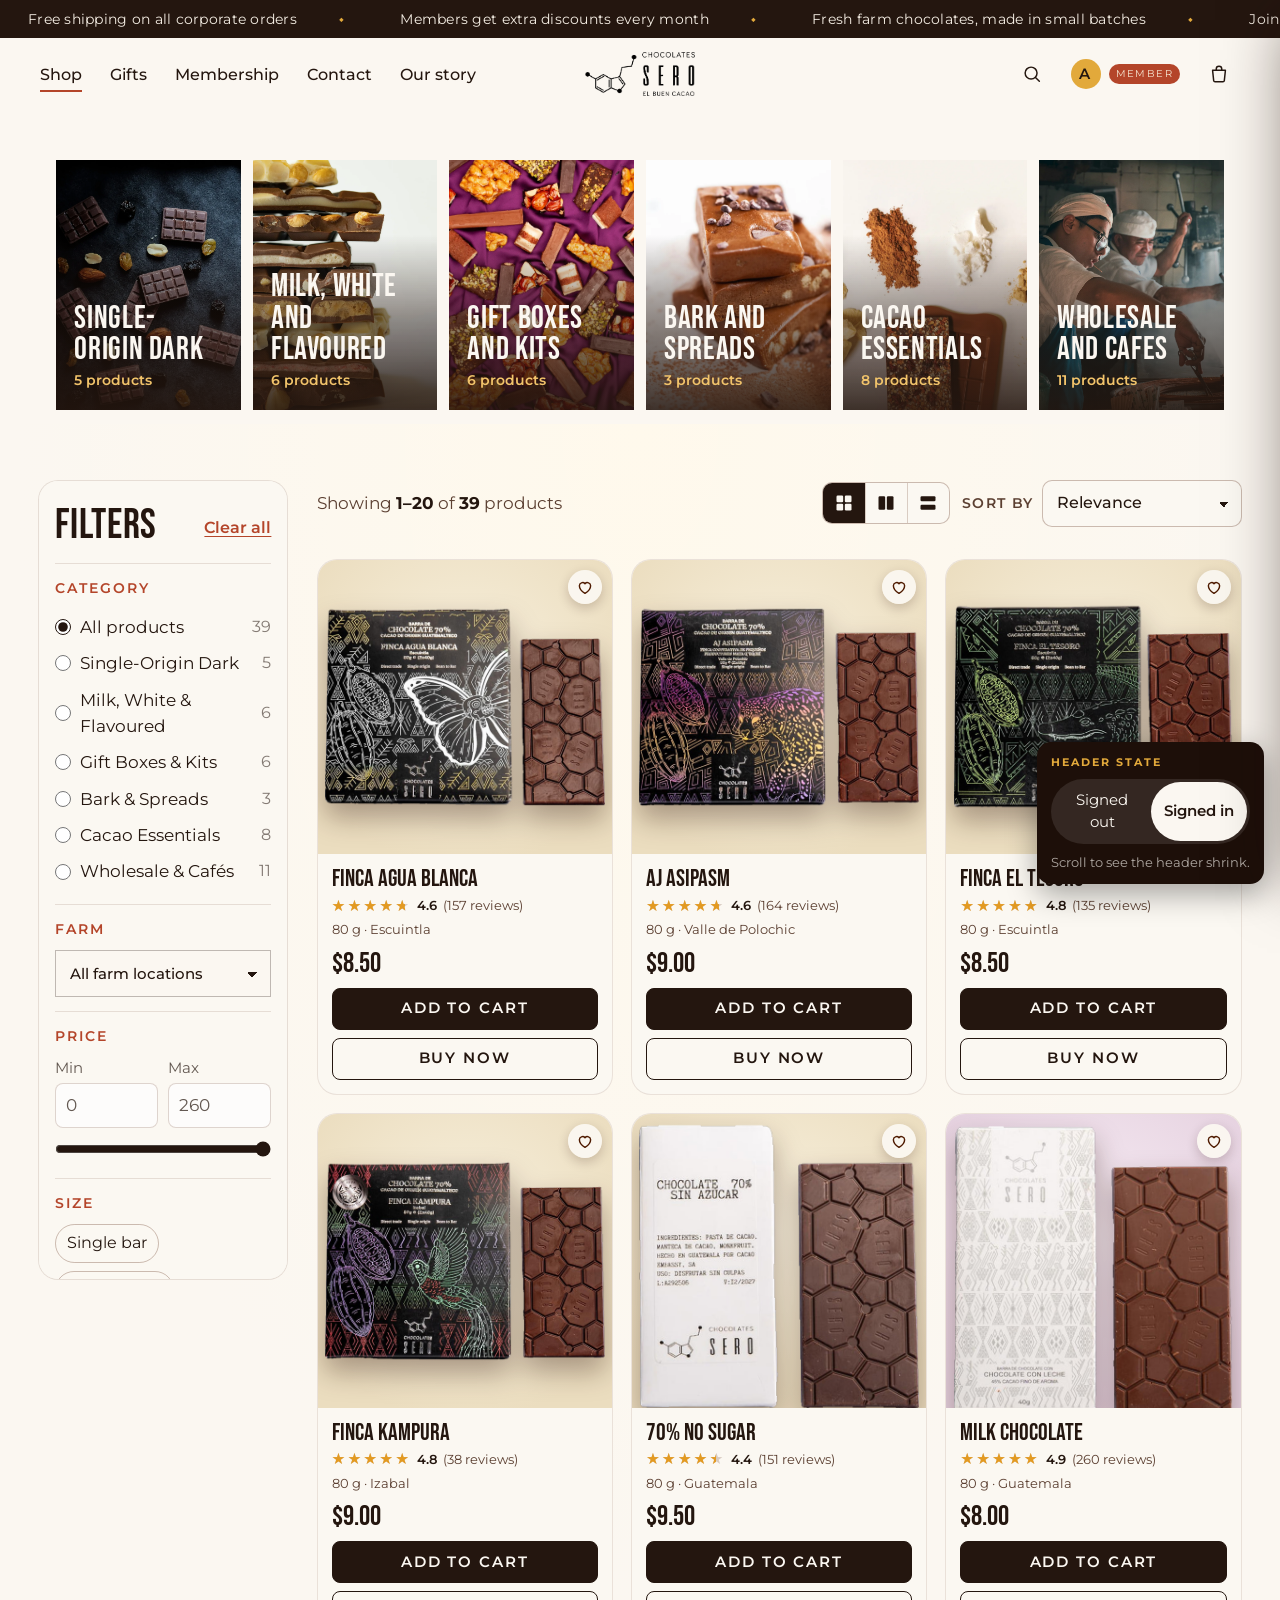
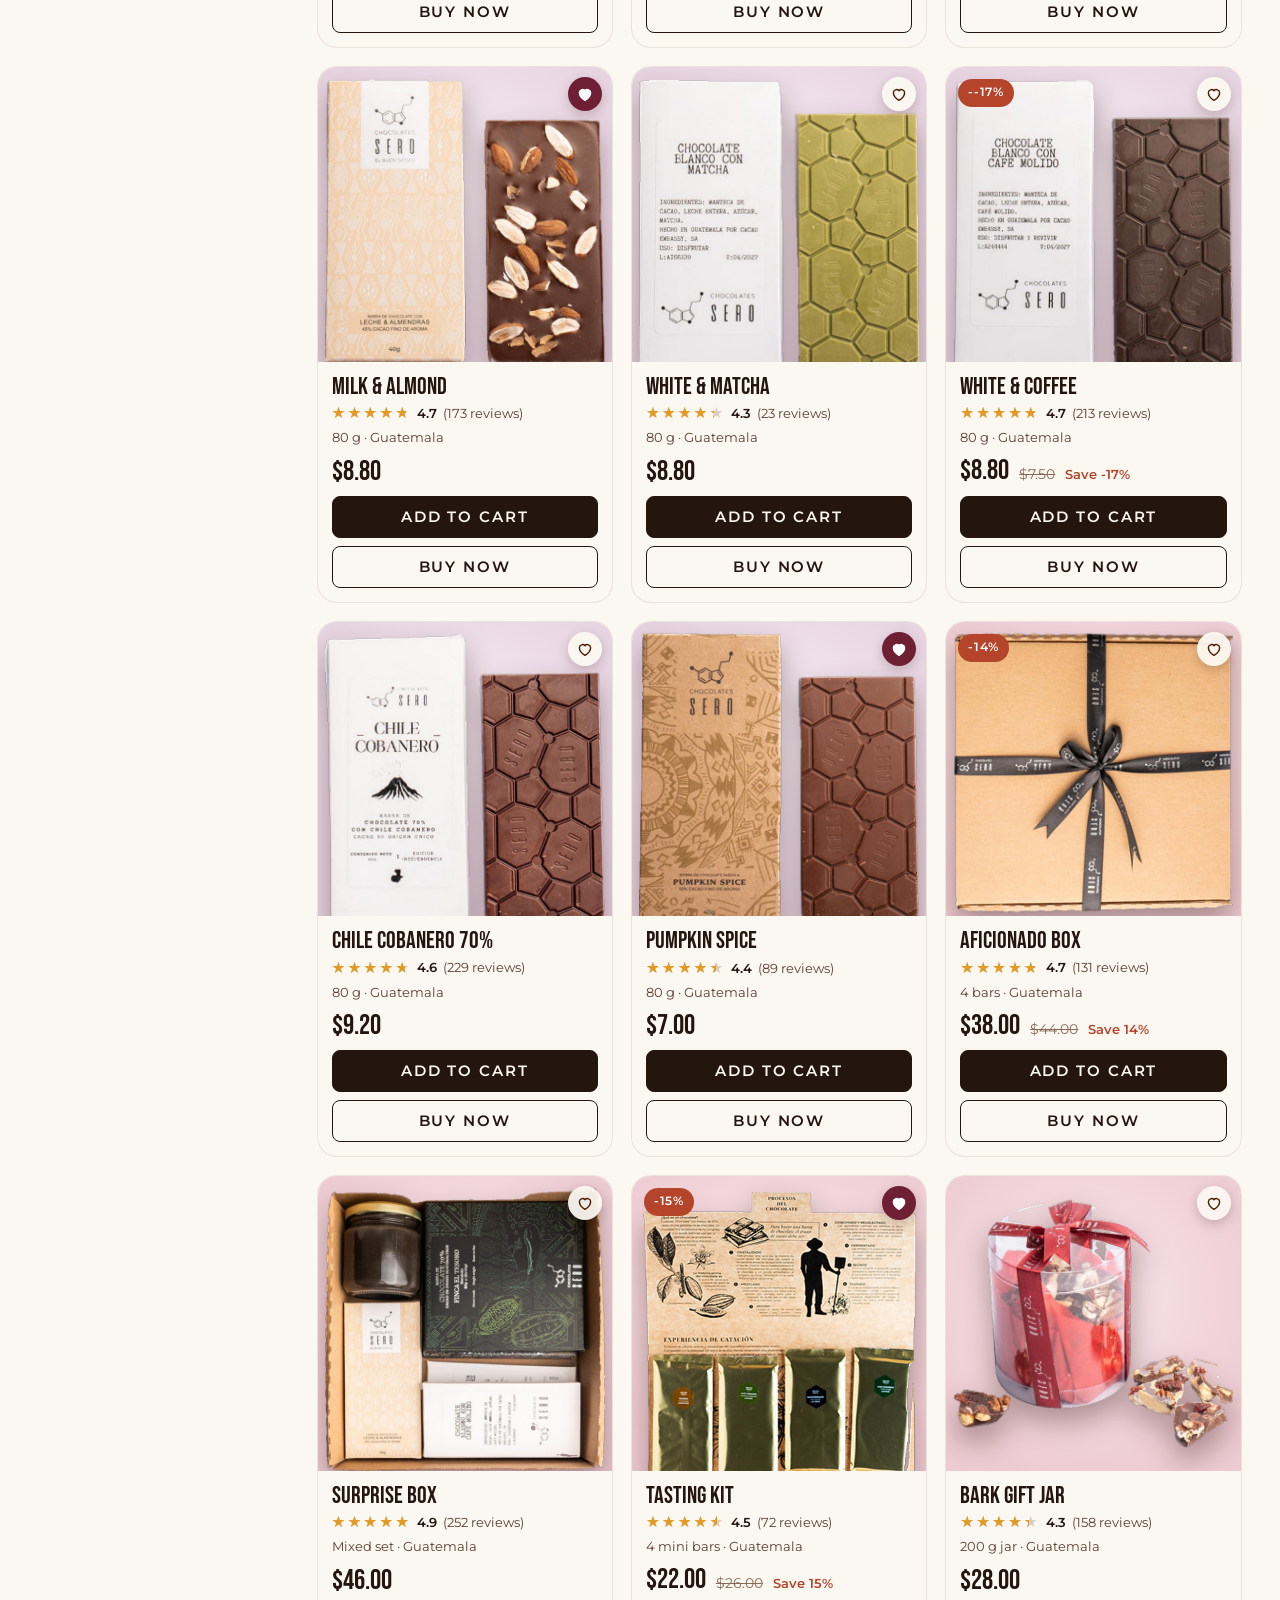
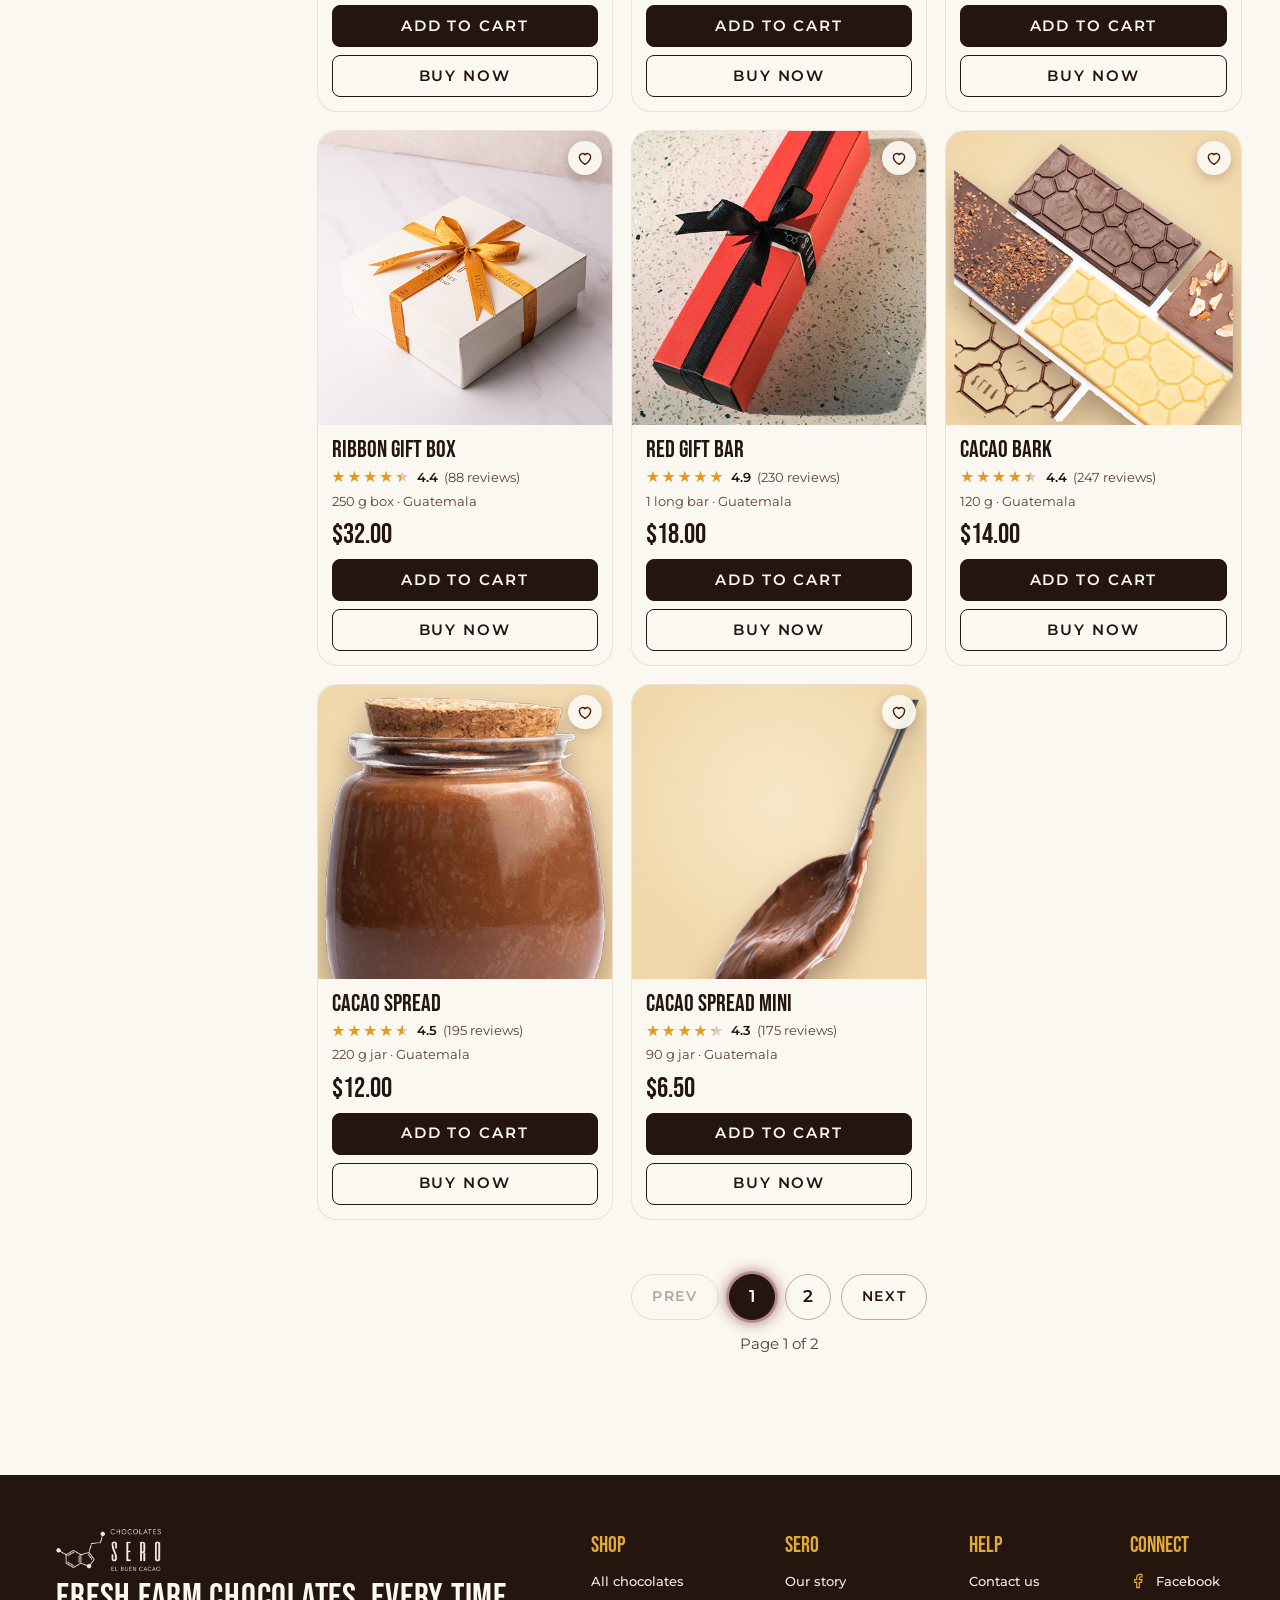
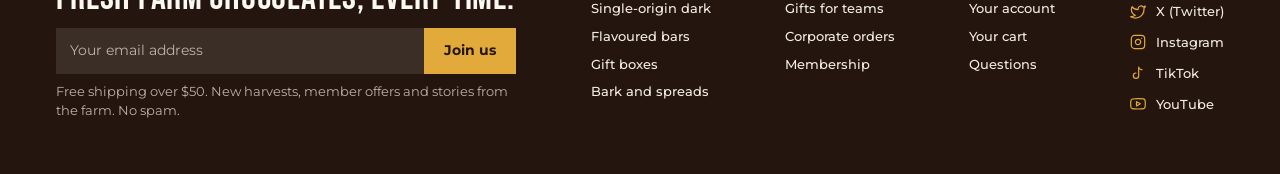
<file: shop.html>
<!doctype html>

<!-- ======================================================================
     PAGE: SHOP PAGE
     All products. Sticky category tiles, filter sidebar (category,
     farm, price), sort, 1 / 2 / 3 per row views and the product grid.
     ====================================================================== -->
<!--  How this file is organised (top to bottom):
        1. <head>   : meta tags, fonts, page styles (CSS)
        2. <body>   : header, mobile menu, main content, footer
        3. scripts  : page behaviour, then the shared files in assets/
      Shared files: assets/sero.js (catalogue, cart), assets/stencil.css and
      assets/stencil.js (theme), assets/footer.css (footer), assets/pages.css
      (gifts and membership). -->

<html lang="en">
  <!-- ======================================================================
       AREA: HEAD
       Page title, meta tags, fonts and styles. Nothing here is visible
       on the page itself.
       ====================================================================== -->

  <head>
    <meta charset="utf-8" />
    <meta name="viewport" content="width=device-width, initial-scale=1" />
    <title>Sero Chocolates – Shop</title>
    <link rel="preconnect" href="https://fonts.googleapis.com" />
    <link
      href="https://fonts.googleapis.com/css2?family=Dancing+Script:wght@600;700&family=Bebas+Neue&family=Montserrat:wght@400;500;600;700;800&display=swap"
      rel="stylesheet"
    />
    <!-- ======================================================================
         CSS: STYLES
         CSS for this page. Colours, fonts and spacing are set as variables
         near the top of the first block.
         ====================================================================== -->
    <style>
      :root {
        /* working palette – to be finalised in the colour discussion */
        --cocoa: #2a160d; /* deepest chocolate (footer, text on light) */
        --primary: #4f1b01; /* PRIMARY colour – header, footer (RGB 79 27 1) */
        --choc: #4f1b01;
        --milk: #8a5a3b; /* milk chocolate */
        --secondary: #f4f0eb; /* SECONDARY colour – text on primary, light surfaces */
        --cream: #f4f0eb;
        --sand: #e9d6b8; /* light sand */
        --burgundy: #6e1f33; /* accent / member */
        --amber: #d98e2c; /* highlight */
        --ink: #241410;
        --line: rgba(42, 22, 13, 0.16);

        --bar-h: 38px;
        --hdr-h: 64px; /* enlarged header (70% of first draft) */
        --hdr-h-small: 55px; /* compact header after scroll */
        --logo-h: 49px;
        --logo-h-small: 42px;
      }
      * {
        box-sizing: border-box;
        margin: 0;
        padding: 0;
      }
      html {
        scroll-behavior: smooth;
      }
      body {
        font-family: "Montserrat", system-ui, sans-serif;
        color: var(--ink);
        background: #fbf6ee;
        line-height: 1.5;
      }
      a {
        color: inherit;
        text-decoration: none;
      }
      button {
        font: inherit;
        color: inherit;
        background: none;
        border: 0;
        cursor: pointer;
      }
      ul {
        list-style: none;
      }
      :focus-visible {
        outline: 2px solid var(--amber);
        outline-offset: 3px;
      }

      /* ============ ANNOUNCEMENT BAR ============ */
      .announce {
        height: var(--bar-h);
        background: var(--burgundy);
        color: #f6e7d2;
        overflow: hidden;
        display: flex;
        align-items: center;
        font-size: 14.5px;
        letter-spacing: 0.08em;
        text-transform: uppercase;
        position: relative;
      }
      .announce:hover .ticker {
        animation-play-state: paused;
      }
      .ticker {
        display: flex;
        flex: none;
        white-space: nowrap;
        animation: marquee 32s linear infinite;
      }
      .ticker span {
        display: inline-flex;
        align-items: center;
        gap: 14px;
        padding: 0 28px;
      }
      .ticker span::after {
        content: "◆";
        color: var(--amber);
        font-size: 8px;
        margin-left: 28px;
      }
      @keyframes marquee {
        to {
          transform: translateX(-50%);
        }
      }

      /* ============ HEADER ============ */
      .header {
        position: fixed;
        top: var(--bar-h);
        left: 0;
        right: 0;
        z-index: 50;
        height: var(--hdr-h);
        background: transparent;
        color: var(--secondary);
        display: grid;
        grid-template-columns: 1fr auto 1fr;
        align-items: center;
        padding: 0 40px;
        transition:
          height 0.45s cubic-bezier(0.2, 0.7, 0.2, 1),
          background-color 0.45s,
          color 0.45s,
          box-shadow 0.45s;
      }
      .header nav ul {
        display: flex;
        align-items: center;
        gap: 28px;
      }
      .header .left {
        display: flex;
        align-items: center;
        height: 100%;
      }
      .header nav {
        display: flex;
        align-items: center;
      }
      .header nav a {
        white-space: nowrap;
        line-height: 1;
        font-size: 14.5px;
        font-weight: 500;
        letter-spacing: 0.14em;
        text-transform: uppercase;
        position: relative;
        padding: 8px 0;
      }
      .header nav a::after {
        content: "";
        position: absolute;
        left: 0;
        bottom: 0;
        height: 2px;
        width: 0;
        background: var(--amber);
        transition: width 0.3s;
      }
      .header nav a:hover::after,
      .header nav a[aria-current="page"]::after {
        width: 100%;
      }
      .logo {
        display: flex;
        align-items: center;
        line-height: 0;
      }
      .logo img {
        height: var(--logo-h);
        width: auto;
        transition: height 0.45s cubic-bezier(0.2, 0.7, 0.2, 1);
        filter: invert(1);
        mix-blend-mode: screen;
      } /* black-on-white PNG → white-on-chocolate */
      .actions {
        display: flex;
        justify-content: flex-end;
        align-items: center;
        gap: 8px;
      }
      .icon-btn {
        display: inline-flex;
        align-items: center;
        gap: 8px;
        min-height: 40px;
        min-width: 40px;
        justify-content: center;
        border-radius: 999px;
        padding: 0 10px;
        font-size: 15.5px;
        letter-spacing: 0.08em;
        text-transform: uppercase;
        transition: background 0.2s;
      }
      .icon-btn:hover {
        background: rgba(255, 255, 255, 0.12);
      }
      .icon-btn svg {
        width: 22px;
        height: 22px;
        stroke: currentColor;
        fill: none;
        stroke-width: 1.6;
        stroke-linecap: round;
        stroke-linejoin: round;
      }
      .badge {
        position: absolute;
        top: 2px;
        right: 0;
        min-width: 17px;
        height: 17px;
        border-radius: 9px;
        background: var(--amber);
        color: var(--cocoa);
        font-size: 11px;
        font-weight: 600;
        display: grid;
        place-items: center;
      }
      .cart {
        position: relative;
      }

      .search {
        display: flex;
        align-items: center;
      }
      .search input {
        width: 0;
        opacity: 0;
        border: 0;
        border-bottom: 1px solid currentColor;
        background: transparent;
        color: inherit;
        font: inherit;
        font-size: 15.5px;
        padding: 6px 0;
        transition:
          width 0.35s,
          opacity 0.35s;
      }
      .search.open input {
        width: 170px;
        opacity: 1;
        margin-right: 4px;
      }
      .search input::placeholder {
        color: inherit;
        opacity: 0.6;
      }

      /* account – two states */
      .acct {
        position: relative;
      }
      .acct .in {
        display: none;
      }
      body.signed-in .acct .out {
        display: none;
      }
      body.signed-in .acct .in {
        display: inline-flex;
      }
      .avatar {
        width: 30px;
        height: 30px;
        border-radius: 50%;
        background: var(--amber);
        color: var(--cocoa);
        display: grid;
        place-items: center;
        font-weight: 600;
        font-size: 14.5px;
      }
      .member-tag {
        font-size: 10px;
        letter-spacing: 0.14em;
        padding: 2px 7px;
        border-radius: 99px;
        background: var(--burgundy);
        color: #f6e7d2;
      }
      .menu-pop {
        position: absolute;
        right: 0;
        top: calc(100% + 6px);
        min-width: 220px;
        background: var(--cream);
        color: var(--ink);
        border-radius: 10px;
        box-shadow: 0 14px 40px rgba(42, 22, 13, 0.28);
        padding: 8px;
        display: none;
      }
      .acct.open .menu-pop {
        display: block;
      }
      .menu-pop .who {
        padding: 10px 12px 8px;
        border-bottom: 1px solid var(--line);
        margin-bottom: 6px;
      }
      .menu-pop .who b {
        display: block;
        font-size: 16.5px;
      }
      .menu-pop .who small {
        color: var(--milk);
      }
      .menu-pop a {
        display: block;
        padding: 9px 12px;
        border-radius: 6px;
        font-size: 15.5px;
      }
      .menu-pop a:hover {
        background: var(--sand);
      }
      .menu-pop a.signout {
        color: var(--burgundy);
        border-top: 1px solid var(--line);
        margin-top: 6px;
        border-radius: 0 0 6px 6px;
      }

      .burger {
        display: none;
      }
      @media (max-width: 1180px) {
        .header {
          padding: 0 24px;
        }
        .header nav ul {
          gap: 18px;
        }
        .header nav a {
          font-size: 13px;
          letter-spacing: 0.1em;
        }
      }

      /* scrolled: half-height, light colours, shadow */
      body.scrolled .header {
        height: var(--hdr-h-small);
        background: var(--primary);
        box-shadow: 0 4px 18px rgba(0, 0, 0, 0.35);
      }
      body.scrolled .logo img {
        height: var(--logo-h-small);
      }

      @media (max-width: 980px) {
        .header {
          padding: 0 16px;
        }
        .header nav {
          display: none;
        }
        .burger {
          display: inline-flex;
        }
        .header .left {
          display: flex;
        }
        .logo img {
          height: 47px;
        }
        body.scrolled .logo img {
          height: 42px;
        }
        :root {
          --hdr-h: 68px;
        }
        .icon-btn .lbl {
          display: none;
        }
        .search.open input {
          width: 110px;
        }
        .drawer {
          display: none;
          position: fixed;
          inset: 0 auto 0 0;
          width: 78%;
          max-width: 320px;
          background: var(--choc);
          color: var(--cream);
          z-index: 60;
          padding: 90px 28px 28px;
        }
        .drawer.open {
          display: block;
        }
        .drawer a {
          display: block;
          padding: 14px 0;
          font-size: 20px;
          letter-spacing: 0.12em;
          text-transform: uppercase;
          border-bottom: 1px solid rgba(255, 255, 255, 0.14);
        }
      }
      .drawer {
        display: none;
      }

      /* ============ HERO ============ */
      .hero-home {
        --gutter: max(40px, calc((100vw - 1360px) / 2 + 40px));
        position: relative;
        min-height: calc(100svh - var(--bar-h));
        display: flex;
        align-items: stretch;
        overflow: hidden;
        background: #1b0c04;
        color: var(--secondary);
        isolation: isolate;
      }
      .hero-bg {
        position: absolute;
        inset: 0;
        z-index: -2;
        overflow: hidden;
        background: #1b0c04;
      }
      .bg-layer {
        position: absolute;
        inset: 0;
        background-position: center;
        background-size: cover;
        background-repeat: no-repeat;
      }
      .bg-panel {
        position: absolute;
        top: 0;
        height: 100%;
        background-position: center;
        background-size: cover;
        background-repeat: no-repeat;
      }
      .bg-group {
        position: absolute;
        inset: -24%;
        rotate: var(--tilt, 0deg);
        animation: groupDrift 24s ease-in-out infinite alternate;
        will-change: translate, scale;
      }
      @keyframes groupDrift {
        from {
          translate: -1.5% -1%;
          scale: 1;
        }
        to {
          translate: 1.5% 1%;
          scale: 1.05;
        }
      }
      @media (max-width: 980px) {
        .bg-group {
          inset: -45%;
        }
      }
      .bg-slider .slide {
        position: absolute;
        inset: 0;
        opacity: 0;
        transition: opacity 1.2s ease;
      }
      .bg-slider .slide.on {
        opacity: 1;
      }
      .bg-slider .slide.on .bg-layer,
      .bg-slider .slide.on .bg-photo {
        animation: kenburns 9s ease-out forwards;
      }
      @keyframes kenburns {
        from {
          transform: scale(1);
        }
        to {
          transform: scale(1.07);
        }
      }
      .hero-dots {
        position: absolute;
        left: 50%;
        bottom: 26px;
        transform: translateX(-50%);
        display: none;
        gap: 14px;
        z-index: 3;
      }
      .hero-dots.show {
        display: flex;
      }
      .hero-dots button {
        width: 16px;
        height: 16px;
        border-radius: 50%;
        border: 1.5px solid var(--amber);
        background: transparent;
        cursor: pointer;
        padding: 0;
        transition:
          background 0.3s,
          box-shadow 0.3s,
          transform 0.3s;
      }
      .hero-dots button:hover {
        transform: scale(1.15);
      }
      .hero-dots button.on {
        background: var(--secondary);
        box-shadow:
          0 0 0 3px rgba(110, 31, 51, 0.55),
          0 0 14px 4px rgba(110, 31, 51, 0.95);
      }
      .hero-shade {
        position: absolute;
        inset: 0;
        z-index: -1;
        pointer-events: none;
        /* chocolate radial gradient: lighter in the centre, darker towards the edges */
        background: radial-gradient(
          ellipse at center,
          rgba(79, 27, 1, 0.28) 0%,
          rgba(52, 18, 2, 0.55) 55%,
          rgba(24, 8, 0, 0.86) 100%
        );
      }
      .hero-inner {
        width: 100%;
        max-width: 1360px;
        margin: 0 auto;
        position: relative;
        padding: calc(var(--hdr-h) + 16px) 40px 64px;
        display: grid;
        grid-template-columns: 1.05fr 0.95fr;
        gap: 24px 40px;
        align-items: center;
      }
      .hero-copy {
        position: relative;
        z-index: 2;
      }
      .hero-cocoa {
        position: absolute;
        inset: 0;
        z-index: -1;
        pointer-events: none;
      }
      .hero-bars {
        position: absolute;
        inset: 0 0 0 40%;
        z-index: 1;
        pointer-events: none;
      }
      .hero-edge {
        position: absolute;
        inset: 0;
        z-index: 1;
        pointer-events: none;
      }
      .hero-fruit {
        position: relative;
        width: 100%;
        aspect-ratio: 1/1;
        max-width: 640px;
        justify-self: end;
        pointer-events: none;
      }
      .hero-bars {
        display: none;
      }
      .hero-home[data-bg^="blend"] .hero-bars {
        display: block;
      }
      .hero-inner {
        z-index: 2;
      }
      .hero-copy h1 {
        font-family: "Bebas Neue", "Impact", sans-serif;
        font-weight: 600;
        font-size: clamp(71.68px, 13.31vw, 192px);
        line-height: 0.92;
        letter-spacing: -0.01em;
        color: var(--secondary);
        text-wrap: balance;
        text-transform: uppercase;
      }
      .hero-copy .support {
        font-family: "Bebas Neue", "Impact", sans-serif;
        font-weight: 500;
        font-size: clamp(40.96px, 5.38vw, 76.8px);
        line-height: 1.05;
        color: var(--sand);
        margin-top: 22px;
        text-transform: uppercase;
      }
      .hero-actions {
        display: flex;
        flex-wrap: wrap;
        gap: 16px;
        margin-top: 40px;
        align-items: stretch;
      }
      .hbtn {
        display: inline-flex;
        align-items: center;
        justify-content: center;
        gap: 12px;
        min-height: 56px;
        padding: 0 34px;
        font-family: "Montserrat", sans-serif;
        font-weight: 600;
        font-size: 14.5px;
        letter-spacing: 0.14em;
        text-transform: uppercase;
        border: 1.5px solid transparent;
        border-radius: 0;
        cursor: pointer;
        background-repeat: no-repeat;
        background-position: left;
        background-size: 0% 100%;
        transition:
          background-size 0.4s,
          color 0.3s,
          transform 0.25s,
          border-color 0.3s;
      }
      .hbtn svg {
        width: 18px;
        height: 18px;
        fill: none;
        stroke: currentColor;
        stroke-width: 1.8;
        stroke-linecap: round;
        stroke-linejoin: round;
        transition: transform 0.25s;
      }
      .hbtn:hover {
        background-size: 100% 100%;
        color: var(--primary);
        transform: translateY(-2px);
      }
      .hbtn:hover svg {
        transform: translateX(4px);
      }
      .hbtn-light {
        background-color: var(--secondary);
        background-image: linear-gradient(var(--amber), var(--amber));
        color: var(--primary);
      }
      .hbtn-dark {
        background-color: var(--primary);
        background-image: linear-gradient(var(--amber), var(--amber));
        color: var(--secondary);
        border-color: rgba(244, 240, 235, 0.45);
      }
      .hbtn-dark:hover {
        border-color: var(--amber);
      }

      .hero-fruit img,
      .hero-cocoa img,
      .hero-bars img,
      .hero-edge img {
        position: absolute;
        width: var(--w);
        height: auto;
        transform: rotate(var(--r));
        filter: drop-shadow(0 18px 22px rgba(0, 0, 0, 0.45)) blur(var(--b, 0px));
        animation: float 7s ease-in-out infinite;
        animation-delay: var(--d, 0s);
        will-change: transform;
      }
      @keyframes float {
        0%,
        100% {
          transform: translateY(0) rotate(var(--r));
        }
        50% {
          transform: translateY(-12px) rotate(calc(var(--r) + 3deg));
        }
      }
      @media (max-width: 980px) {
        .hero-inner {
          grid-template-columns: 1fr;
          padding-top: calc(var(--hdr-h) + 32px);
          gap: 8px;
        }
        .hero-fruit {
          max-width: 440px;
          justify-self: center;
        }
        .hero-bars {
          inset: auto 0 0 0;
          height: 46%;
        }
        .hero-edge {
          display: none;
        }
        .hero-inner {
          padding-bottom: 140px;
        }
        .hero-copy h1 {
          font-size: clamp(52px, 15vw, 100px);
        }
      }

      .hero-eyebrow {
        display: flex;
        align-items: center;
        gap: 14px;
        font-family: "Montserrat", sans-serif;
        font-weight: 600;
        font-size: 13px;
        letter-spacing: 0.15em;
        text-transform: uppercase;
        color: var(--amber);
        margin-bottom: 22px;
        white-space: nowrap;
      }
      .hero-eyebrow span {
        display: inline-block;
        width: 38px;
        height: 1.5px;
        background: var(--amber);
        flex: none;
      }
      .stats-bar {
        width: 100%;
        background: var(--secondary);
        padding: 84px 40px 92px;
      }
      .stats-bar ul {
        list-style: none;
        max-width: 1360px;
        margin: 0 auto;
        display: grid;
        grid-template-columns: repeat(4, 1fr);
        gap: 40px;
      }
      .stats-bar li {
        padding: 0;
        position: relative;
      }
      .stat-7 .halo {
        position: absolute;
        left: -46px;
        top: -30px;
        width: 150px;
        height: 150px;
        border-radius: 50%;
        pointer-events: none;
        opacity: 0;
        background: radial-gradient(
          circle,
          rgba(110, 31, 51, 0.5) 0%,
          rgba(110, 31, 51, 0.22) 38%,
          rgba(110, 31, 51, 0) 70%
        );
      }
      .stats-bar b {
        display: block;
        font-family: "Dancing Script", cursive;
        font-weight: 700;
        font-size: 66px;
        line-height: 1;
        color: var(--primary);
      }
      .stats-bar span {
        display: block;
        margin-top: 12px;
        font-family: "Montserrat", system-ui, sans-serif;
        font-variation-settings:
          "opsz" 18,
          "wght" 480;
        font-size: 18.5px;
        line-height: 1.4;
        letter-spacing: 0.005em;
        color: rgba(79, 27, 1, 0.9);
        max-width: 250px;
      }
      .stats-bar span i {
        font-style: normal;
        font-variation-settings:
          "opsz" 18,
          "wght" 680;
        color: var(--burgundy);
      }
      .stats-bar b {
        position: relative;
        min-width: 3ch;
        transform-origin: left 70%;
      }
      .stat-7 b {
        will-change: text-shadow, transform, color;
      }
      .hero-cocoa img.puff {
        filter: none;
        opacity: 0.5;
        animation: drift 16s ease-in-out infinite;
        animation-delay: var(--d, 0s);
      }
      @keyframes drift {
        0%,
        100% {
          transform: translate(0, 0) scale(1);
        }
        50% {
          transform: translate(14px, -10px) scale(1.06);
        }
      }
      @media (max-width: 980px) {
        .stats-bar {
          padding: 56px 20px 60px;
        }
        .stats-bar ul {
          grid-template-columns: 1fr 1fr;
          gap: 30px 20px;
        }
        .stats-bar b {
          font-size: 50px;
        }
        .stats-bar span {
          font-size: 17.5px;
        }
        .hero-eyebrow {
          font-size: 11px;
          letter-spacing: 0.14em;
          white-space: normal;
        }
        .hero-copy {
          min-width: 0;
        }
        .hero-cocoa {
          opacity: 0.85;
        }
      }
      @media (prefers-reduced-motion: reduce) {
        .hero-fruit img,
        .hero-edge img,
        .hero-bars img,
        .hero-cocoa img,
        .hero-cocoa img.puff,
        .bg-group,
        .bg-slider .slide .bg-layer {
          animation: none;
        }
      }

      /* ============ BEST SELLERS ============ */
      .best {
        width: 100%;
        background: var(--secondary);
        color: var(--primary);
        --ol: var(--primary);
        padding: 116px 40px 128px;
      }
      .best-inner {
        max-width: 1360px;
        margin: 0 auto;
      }
      .best-head {
        margin-bottom: 26px;
      }
      .best-row {
        display: flex;
        align-items: flex-end;
        justify-content: space-between;
        flex-wrap: wrap;
        gap: 12px 44px;
        margin: 2px 0 8px;
      }
      .best-head .eyebrow {
        color: var(--burgundy);
      }
      .best-head h2 {
        font-family: "Bebas Neue", "Impact", sans-serif;
        font-weight: 600;
        font-size: clamp(38.4px, 4.74vw, 66.56px);
        line-height: 1;
        color: var(--primary);
        margin: 0;
        white-space: nowrap;
        text-transform: uppercase;
      }
      .best-row .lnk {
        padding: 0 0 6px;
      }
      .best-sub {
        font-size: 17.5px;
        line-height: 1.5;
        color: #5b3f31;
      }
      .best .lnk {
        font-size: 14.5px;
      }
      .best-grid {
        display: grid;
        grid-template-columns: repeat(4, 1fr);
        gap: 24px;
      }
      .pcard {
        display: flex;
        flex-direction: column;
        gap: 12px;
      }
      .pcard-media {
        position: relative;
        display: grid;
        place-items: center;
        aspect-ratio: 4/5;
        border-radius: 20px;
        overflow: hidden;
        padding: 33% 7% 7%;
        background: radial-gradient(circle at 50% 38%, var(--m2), var(--m1) 78%);
        box-shadow: inset 0 0 0 1px rgba(79, 27, 1, 0.08);
      }
      .pcard-media img {
        width: 100%;
        height: 100%;
        object-fit: contain;
        filter: drop-shadow(0 18px 18px rgba(40, 12, 2, 0.38));
        transition: transform 0.5s cubic-bezier(0.2, 0.7, 0.2, 1);
      }
      .pcard:hover .pcard-media img {
        transform: translateY(-6px) scale(1.05);
      }
      .pdetails {
        display: flex;
        flex-direction: column;
        gap: 6px;
        padding: 2px 2px 0;
      }
      .pdetails h3 {
        font-family: "Bebas Neue", "Impact", sans-serif;
        font-weight: 600;
        font-size: 38.4px;
        line-height: 1.05;
        color: var(--primary);
      }
      .porigin {
        display: flex;
        gap: 10px;
        align-items: flex-start;
        font-size: 16.5px;
        line-height: 1.35;
        color: #5b3f31;
      }
      .porigin svg {
        flex: none;
        width: 18px;
        height: 18px;
        margin-top: 2px;
        fill: none;
        stroke: var(--burgundy);
        stroke-width: 1.7;
        stroke-linecap: round;
        stroke-linejoin: round;
      }
      .porigin b {
        display: block;
        font-weight: 500;
        color: var(--primary);
      }
      .porigin i {
        display: block;
        font-style: normal;
        font-size: 15px;
        opacity: 0.8;
      }
      .pingr {
        position: absolute;
        top: 12px;
        left: 12px;
        right: 12px;
        z-index: 2;
        list-style: none;
        display: flex;
        flex-wrap: wrap;
        gap: 6px;
      }
      .pingr li {
        padding: 5px 10px;
        border-radius: 99px;
        background: rgba(42, 14, 3, 0.9);
        backdrop-filter: blur(4px);
        font-size: 13px;
        font-weight: 500;
        letter-spacing: 0.03em;
        color: var(--secondary);
      }
      .pprice {
        display: grid;
        grid-template-columns: 1fr auto 1fr;
        align-items: baseline;
        gap: 12px;
        margin-top: 6px;
        padding-top: 10px;
        border-top: 1px solid rgba(79, 27, 1, 0.16);
      }
      .pprice b {
        font-family: "Bebas Neue", "Impact", sans-serif;
        font-weight: 600;
        font-size: 43.52px;
        line-height: 1;
        color: var(--primary);
        text-transform: uppercase;
      }
      .pprice span {
        font-size: 14.5px;
        color: #5b3f31;
        text-align: center;
      }
      .pprice::after {
        content: "";
      }
      @media (max-width: 1180px) {
        .best-grid {
          grid-template-columns: repeat(2, 1fr);
        }
        .best-head h2 {
          white-space: normal;
        }
      }
      @media (max-width: 620px) {
        .best {
          padding: 72px 20px 80px;
        }
        .best-grid {
          grid-template-columns: 1fr;
        }
      }

      /* ============ PROCESS ============ */
      .process {
        --p-bg: #6e1f33;
        --p-bg2: #9c3a55;
        --p-edge: rgba(0, 0, 0, 0.34);
        width: 100%;
        color: #fbf3e8;
        padding: 120px 40px 124px;
        overflow: hidden;
        background: radial-gradient(90% 120% at 18% 0%, var(--p-bg2) 0%, var(--p-bg) 62%);
      }
      .process-inner {
        max-width: 1360px;
        margin: 0 auto;
      }
      .process-head {
        margin-bottom: 52px;
        max-width: 1100px;
      }
      .process-head h2 {
        font-family: "Bebas Neue", "Impact", sans-serif;
        font-weight: 600;
        font-size: clamp(46.08px, 5.89vw, 81.92px);
        line-height: 1;
        color: #fbf3e8;
        margin: 0 0 14px;
        text-transform: uppercase;
      }
      .process-head p {
        font-size: 18px;
        line-height: 1.55;
        color: rgba(251, 243, 232, 0.85);
      }
      .process-track {
        display: flex;
        overflow-x: auto;
        overflow-y: visible;
        scroll-snap-type: x mandatory;
        scrollbar-width: none;
        scroll-behavior: smooth;
        outline: none;
        cursor: grab;
        padding: 8px 30px 36px 18px;
        margin: -8px -30px -36px -18px;
        user-select: none;
        -webkit-user-select: none;
      }
      .process-track.dragging {
        cursor: grabbing;
        scroll-behavior: auto;
      }
      .process-track::-webkit-scrollbar {
        display: none;
      }
      .step {
        flex: 0 0 100%;
        scroll-snap-align: start;
        display: grid;
        grid-template-columns: 1.1fr 0.9fr;
        gap: 76px;
        align-items: center;
        padding: 0 14px 0 0;
      }
      .step-media {
        position: relative;
      }
      .step-img {
        position: relative;
        margin: 0;
        border-radius: 24px;
        overflow: hidden;
        aspect-ratio: 5/4;
        background: rgba(0, 0, 0, 0.25);
        box-shadow: 0 30px 60px -28px rgba(0, 0, 0, 0.65);
      }
      .step-img img {
        width: 100%;
        height: 100%;
        object-fit: cover;
        display: block;
        transform: scale(1.04);
        transition: transform 1.4s cubic-bezier(0.2, 0.7, 0.2, 1);
        -webkit-user-drag: none;
        pointer-events: none;
      }
      .step.in .step-img img {
        transform: scale(1);
      }
      .step-img figcaption {
        position: absolute;
        left: 18px;
        bottom: 18px;
        padding: 6px 13px;
        border-radius: 99px;
        background: rgba(30, 10, 3, 0.78);
        color: #fbf3e8;
        font-size: 11px;
        font-weight: 600;
        letter-spacing: 0.16em;
        text-transform: uppercase;
      }
      /* the number sits on the right edge of the photo: about 80% on the picture, 20% hanging off it */
      .step-num {
        position: absolute;
        right: -0.2em;
        top: -0.12em;
        font-family: "Montserrat", sans-serif;
        font-weight: 600;
        font-size: clamp(88px, 10.5vw, 160px);
        line-height: 1;
        letter-spacing: -0.02em;
        color: #ffe2a8;
        text-shadow:
          0 2px 0 rgba(120, 60, 10, 0.35),
          0 14px 34px rgba(0, 0, 0, 0.5);
        pointer-events: none;
        font-feature-settings: "lnum" 1;
      }
      /* story panel: light from the top right, so top + right look pressed in and left + bottom look raised, with the shadow falling to the lower left */
      .step-text {
        position: relative;
        padding: 46px 44px;
        border-radius: 22px;
        background: linear-gradient(145deg, rgba(255, 255, 255, 0.07), rgba(0, 0, 0, 0.12));
        border-style: solid;
        border-width: 3px;
        border-color: var(--p-edge) var(--p-edge) rgba(255, 255, 255, 0.24)
          rgba(255, 255, 255, 0.24);
        box-shadow:
          -12px 14px 26px -6px rgba(0, 0, 0, 0.5),
          inset 0 7px 12px -4px rgba(0, 0, 0, 0.5),
          inset -7px 0 12px -4px rgba(0, 0, 0, 0.5);
        opacity: 0;
        transform: translateY(18px);
        transition:
          opacity 0.7s ease 0.15s,
          transform 0.7s ease 0.15s;
      }
      .step.in .step-text {
        opacity: 1;
        transform: none;
      }
      .step-text h3 {
        font-family: "Bebas Neue", "Impact", sans-serif;
        font-weight: 600;
        font-size: clamp(38.4px, 4.1vw, 58.88px);
        line-height: 1.05;
        color: #fbf3e8;
        margin: 0 0 16px;
        text-transform: uppercase;
      }
      .step-text p {
        font-size: 18px;
        line-height: 1.62;
        color: rgba(251, 243, 232, 0.9);
        max-width: 480px;
      }
      /* draggable progress bar */
      .process-progress {
        display: flex;
        align-items: center;
        gap: 20px;
        max-width: 760px;
        margin: 44px auto 0;
      }
      .p-end {
        font-family: "Montserrat", sans-serif;
        font-weight: 600;
        font-size: 20px;
        color: #ffe2a8;
        min-width: 30px;
        text-align: center;
      }
      .p-range {
        --fill: 0%;
        -webkit-appearance: none;
        appearance: none;
        flex: 1;
        height: 30px;
        background: transparent;
        cursor: pointer;
        margin: 0;
      }
      .p-range::-webkit-slider-runnable-track {
        height: 5px;
        border-radius: 5px;
        background: linear-gradient(
          to right,
          #ffe2a8 var(--fill),
          rgba(255, 255, 255, 0.26) var(--fill)
        );
      }
      .p-range::-moz-range-track {
        height: 5px;
        border-radius: 5px;
        background: rgba(255, 255, 255, 0.26);
      }
      .p-range::-moz-range-progress {
        height: 5px;
        border-radius: 5px;
        background: #ffe2a8;
      }
      .p-range::-webkit-slider-thumb {
        -webkit-appearance: none;
        appearance: none;
        width: 24px;
        height: 24px;
        margin-top: -9.5px;
        border-radius: 50%;
        background: #fbf3e8;
        border: 2px solid var(--amber);
        box-shadow:
          0 0 0 3px rgba(255, 255, 255, 0.18),
          0 0 16px 4px rgba(0, 0, 0, 0.35);
      }
      .p-range::-moz-range-thumb {
        width: 20px;
        height: 20px;
        border-radius: 50%;
        background: #fbf3e8;
        border: 2px solid var(--amber);
        box-shadow:
          0 0 0 3px rgba(255, 255, 255, 0.18),
          0 0 16px 4px rgba(0, 0, 0, 0.35);
      }
      .p-range:focus-visible {
        outline: 2px solid #ffe2a8;
        outline-offset: 6px;
        border-radius: 8px;
      }
      @media (max-width: 900px) {
        .process {
          padding: 72px 20px 80px;
        }
        .step {
          grid-template-columns: 1fr;
          gap: 34px;
        }
        .step-text {
          padding: 32px 26px;
        }
        .step-num {
          right: -0.05em;
          font-size: 90px;
        }
        .process-track {
          padding: 8px 12px 32px 6px;
          margin: -8px -12px -32px -6px;
        }
      }
      @media (prefers-reduced-motion: reduce) {
        .step-text,
        .step-img img {
          transition: none;
          opacity: 1;
          transform: none;
        }
        .process-track {
          scroll-behavior: auto;
        }
      }

      /* ============ GIFTING ============ */
      .gifts {
        --g1: #8a5a3b;
        --g2: #b07b55;
        --gt: #fbf3e8;
        --gd: rgba(251, 243, 232, 0.86);
        width: 100%;
        color: var(--gt);
        padding: 128px 40px 150px;
        overflow: hidden;
        background: radial-gradient(90% 110% at 85% 0%, var(--g2) 0%, var(--g1) 64%);
      }
      .gifts-inner {
        max-width: 1360px;
        margin: 0 auto;
      }
      .gifts-head {
        max-width: 900px;
        margin-bottom: 68px;
      }
      .gifts-head h2 {
        font-family: "Bebas Neue", "Impact", sans-serif;
        font-weight: 600;
        font-size: clamp(46.08px, 6.14vw, 87.04px);
        line-height: 1;
        color: var(--gt);
        margin: 0 0 18px;
        text-transform: uppercase;
      }
      .gifts-head p {
        font-size: 19px;
        line-height: 1.55;
        color: var(--gd);
        max-width: 680px;
      }
      .gifts-actions {
        display: flex;
        flex-wrap: wrap;
        gap: 16px;
        margin-top: 30px;
      }
      .gifts-stage {
        position: relative;
      }
      .gifts-decor {
        position: absolute;
        inset: 0;
        z-index: 3;
        pointer-events: none;
      }
      .gifts-decor img {
        position: absolute;
        width: var(--w);
        height: auto;
        transform: rotate(var(--r));
        filter: drop-shadow(0 14px 16px rgba(30, 8, 2, 0.45)) blur(var(--b, 0px));
        animation: float 8s ease-in-out infinite;
        animation-delay: var(--d, 0s);
      }
      .gifts-grid {
        position: relative;
        z-index: 1;
        display: grid;
        grid-template-columns: repeat(4, 1fr);
        gap: 26px;
        align-items: start;
        padding-bottom: 84px;
      }
      .gcard {
        position: relative;
        display: block;
        aspect-ratio: 3/4;
        border-radius: 22px;
        overflow: hidden;
        color: #fbf3e8;
        text-decoration: none;
        background: #2a0e03;
        box-shadow: 0 30px 50px -26px rgba(20, 6, 0, 0.7);
        transition:
          transform 0.5s cubic-bezier(0.2, 0.7, 0.2, 1),
          box-shadow 0.5s;
      }
      .gcard:nth-child(odd) {
        margin-top: 84px;
      } /* every second card sits lower, so the row steps up and down */
      .gcard:hover {
        transform: translateY(-8px);
        box-shadow: 0 40px 60px -26px rgba(20, 6, 0, 0.8);
      }
      .gcard img {
        position: absolute;
        inset: 0;
        width: 100%;
        height: 100%;
        object-fit: cover;
        transition: transform 1.1s cubic-bezier(0.2, 0.7, 0.2, 1);
      }
      .gcard:hover img {
        transform: scale(1.06);
      }
      .gcard::after {
        content: "";
        position: absolute;
        inset: 0;
        background: linear-gradient(
          to top,
          rgba(28, 9, 2, 0.94) 0%,
          rgba(28, 9, 2, 0.8) 30%,
          rgba(28, 9, 2, 0.28) 58%,
          rgba(28, 9, 2, 0) 76%
        );
      }
      .gcard-body {
        position: absolute;
        left: 0;
        right: 0;
        bottom: 0;
        z-index: 2;
        padding: 26px 24px 26px;
      }
      .gtag {
        display: inline-block;
        margin-bottom: 10px;
        padding: 5px 11px;
        border-radius: 99px;
        background: rgba(251, 243, 232, 0.16);
        backdrop-filter: blur(4px);
        font-size: 11px;
        font-weight: 600;
        letter-spacing: 0.15em;
        text-transform: uppercase;
        color: #ffe2a8;
      }
      .gcard h3 {
        font-family: "Bebas Neue", "Impact", sans-serif;
        font-weight: 600;
        font-size: 43.52px;
        line-height: 1.02;
        margin: 0 0 8px;
        color: #fbf3e8;
        text-transform: uppercase;
      }
      .gcard p {
        font-size: 16.5px;
        line-height: 1.5;
        color: rgba(251, 243, 232, 0.9);
      }
      .gchips {
        display: flex;
        flex-wrap: wrap;
        gap: 6px;
        margin-top: 12px;
        list-style: none;
      }
      .gchips li {
        padding: 5px 10px;
        border-radius: 99px;
        border: 1px solid rgba(255, 226, 168, 0.55);
        font-size: 13px;
        font-weight: 500;
        color: #ffe2a8;
      }
      @media (max-width: 1100px) {
        .gifts-grid {
          grid-template-columns: repeat(2, 1fr);
        }
        .gcard:nth-child(odd) {
          margin-top: 0;
        }
        .gcard:nth-child(even) {
          margin-top: 64px;
        }
        .gifts-decor {
          display: none;
        }
      }
      @media (max-width: 620px) {
        .gifts {
          padding: 80px 20px 90px;
        }
        .gifts-grid {
          grid-template-columns: 1fr;
          padding-bottom: 0;
        }
        .gcard:nth-child(n) {
          margin-top: 0;
        }
      }
      @media (prefers-reduced-motion: reduce) {
        .gifts-decor img {
          animation: none;
        }
        .gcard,
        .gcard img {
          transition: none;
        }
      }

      /* ============ DOC LAYOUT ============ */
      .doc {
        max-width: 1240px;
        margin: 0 auto;
        padding: 0 28px;
      }
      .hero {
        min-height: 62vh;
        display: grid;
        place-items: center;
        background: repeating-linear-gradient(45deg, #efe2ce 0 14px, #f3e8d6 14px 28px);
        border-bottom: 1px solid var(--line);
        text-align: center;
        padding: 40px 20px;
      }
      .hero .ph {
        border: 2px dashed var(--milk);
        border-radius: 14px;
        padding: 34px 40px;
        background: rgba(251, 246, 238, 0.85);
        max-width: 620px;
      }
      .hero h1 {
        font-family: "Bebas Neue", "Impact", sans-serif;
        font-size: clamp(43.52px, 6.4vw, 71.68px);
        line-height: 1.05;
        color: var(--cocoa);
        text-transform: uppercase;
      }
      .hero p {
        margin-top: 10px;
        color: var(--milk);
      }
      .hint {
        display: inline-block;
        margin-top: 16px;
        font-size: 14.5px;
        letter-spacing: 0.12em;
        text-transform: uppercase;
        color: var(--burgundy);
      }

      section.block {
        padding: 84px 0 20px;
      }
      .eyebrow {
        font-size: 13px;
        letter-spacing: 0.22em;
        text-transform: uppercase;
        color: var(--burgundy);
        font-weight: 600;
      }
      h2 {
        font-family: "Bebas Neue", "Impact", sans-serif;
        font-size: clamp(38.4px, 5.12vw, 58.88px);
        color: var(--cocoa);
        line-height: 1.1;
        margin: 6px 0 10px;
        text-transform: uppercase;
      }
      .lede {
        max-width: 720px;
        color: #5b3f31;
        font-size: 18.5px;
      }

      /* sitemap */
      .sm {
        margin-top: 34px;
      }
      .sm-root {
        width: max-content;
        max-width: 100%;
        margin: 0 auto 14px;
        background: var(--cocoa);
        color: var(--cream);
        padding: 14px 30px;
        border-radius: 12px;
        font-family: "Bebas Neue", "Impact", sans-serif;
        font-size: 33.28px;
        font-weight: 600;
        text-align: center;
      }
      .sm-global {
        display: flex;
        flex-wrap: wrap;
        gap: 10px;
        justify-content: center;
        margin-bottom: 6px;
      }
      .chip {
        font-size: 13px;
        letter-spacing: 0.1em;
        text-transform: uppercase;
        padding: 7px 14px;
        border-radius: 99px;
        border: 1px solid var(--milk);
        background: #fff9f0;
      }
      .chip.g {
        background: var(--burgundy);
        border-color: var(--burgundy);
        color: #f6e7d2;
      }
      .sm-line {
        width: 2px;
        height: 26px;
        background: var(--milk);
        margin: 0 auto;
      }
      .sm-cols {
        display: grid;
        grid-template-columns: repeat(5, 1fr);
        gap: 14px;
        position: relative;
        padding-top: 22px;
      }
      .sm-cols::before {
        content: "";
        position: absolute;
        top: 0;
        left: 10%;
        right: 10%;
        height: 2px;
        background: var(--milk);
      }
      .sm-col {
        position: relative;
      }
      .sm-col::before {
        content: "";
        position: absolute;
        top: -22px;
        left: 50%;
        width: 2px;
        height: 22px;
        background: var(--milk);
      }
      .sm-page {
        background: var(--choc);
        color: var(--cream);
        padding: 14px 12px;
        border-radius: 10px;
        text-align: center;
        font-weight: 600;
        letter-spacing: 0.1em;
        text-transform: uppercase;
        font-size: 15.5px;
      }
      .sm-page small {
        display: block;
        font-weight: 400;
        letter-spacing: 0.04em;
        text-transform: none;
        opacity: 0.75;
        margin-top: 2px;
      }
      .sm-kids {
        margin-top: 10px;
        display: grid;
        gap: 7px;
      }
      .sm-kids li {
        border: 1.5px dashed var(--milk);
        border-radius: 8px;
        padding: 8px 10px;
        font-size: 15.5px;
        background: #fff9f0;
        text-align: center;
      }
      .sm-extra {
        margin-top: 36px;
        display: grid;
        grid-template-columns: repeat(3, 1fr);
        gap: 14px;
      }
      .sm-box {
        border: 1px solid var(--line);
        border-radius: 12px;
        padding: 18px 20px;
        background: #fff9f0;
      }
      .sm-box h3 {
        font-size: 14.5px;
        letter-spacing: 0.16em;
        text-transform: uppercase;
        color: var(--burgundy);
        margin-bottom: 8px;
      }
      .sm-box li {
        font-size: 15.5px;
        padding: 3px 0;
        color: #4b3226;
      }
      .legend {
        display: flex;
        gap: 22px;
        flex-wrap: wrap;
        margin-top: 22px;
        font-size: 14.5px;
        color: #5b3f31;
      }
      .legend i {
        display: inline-block;
        width: 22px;
        height: 14px;
        border-radius: 4px;
        vertical-align: -2px;
        margin-right: 7px;
      }
      @media (max-width: 900px) {
        .sm-cols {
          grid-template-columns: 1fr 1fr;
        }
        .sm-cols::before,
        .sm-col::before {
          display: none;
        }
        .sm-extra {
          grid-template-columns: 1fr;
        }
      }

      /* spec cards */
      .spec {
        margin-top: 30px;
        display: grid;
        grid-template-columns: repeat(3, 1fr);
        gap: 14px;
      }
      .spec .sm-box p,
      .spec .sm-box li {
        font-size: 16px;
      }
      .swatches {
        display: flex;
        gap: 8px;
        flex-wrap: wrap;
        margin-top: 10px;
      }
      .sw {
        width: 58px;
      }
      .sw b {
        display: block;
        height: 44px;
        border-radius: 8px;
        border: 1px solid var(--line);
      }
      .sw small {
        font-size: 11px;
        color: #5b3f31;
        display: block;
        text-align: center;
        margin-top: 3px;
      }
      @media (max-width: 900px) {
        .spec {
          grid-template-columns: 1fr;
        }
      }

      /* ============ FOOTER ============ */
      .spacer-note {
        padding: 70px 0 40px;
      }
      footer {
        margin-top: 60px;
        color: var(--secondary);
        background: var(--primary);
      }
      .f-mid-wrap {
        border-top: 1px solid rgba(244, 240, 235, 0.16);
        border-bottom: 1px solid rgba(244, 240, 235, 0.16);
      }
      .f-mid {
        display: grid;
        grid-template-columns: 3fr 7fr;
        gap: 50px;
        padding: 70px 80px 40px;
        max-width: none;
        margin: 0;
        position: relative;
      }
      .f-brand .logo-f img {
        height: 80px;
        filter: invert(1);
        mix-blend-mode: screen;
        display: block;
        margin-bottom: 18px;
      }
      .f-brand p.tagline {
        font-family: "Bebas Neue", "Impact", sans-serif;
        font-size: 33.28px;
        line-height: 1.15;
        margin-bottom: 18px;
        color: var(--sand);
      }
      .f-brand address {
        font-style: normal;
        font-size: 16px;
        opacity: 0.85;
        margin-bottom: 22px;
        line-height: 1.6;
      }
      .join h4 {
        font-size: 13px;
        letter-spacing: 0.2em;
        text-transform: uppercase;
        color: var(--amber);
        margin-bottom: 8px;
      }
      .join form {
        display: flex;
        flex-wrap: wrap;
        gap: 10px;
      }
      .join input {
        flex: 1 1 130px;
        min-width: 0;
        height: 46px;
        background: rgba(244, 240, 235, 0.08);
        border: 1.5px solid rgba(244, 240, 235, 0.55);
        border-radius: 8px;
        color: var(--secondary);
        font: inherit;
        font-size: 16.5px;
        padding: 0 14px;
      }
      .join input:focus,
      .join input:not(:placeholder-shown) {
        outline: none;
        border-color: var(--amber);
        background: rgba(217, 142, 44, 0.1);
      }
      .join input:focus {
        box-shadow: 0 0 0 3px rgba(217, 142, 44, 0.35);
      }
      .join input::placeholder {
        color: rgba(244, 240, 235, 0.6);
      }
      .join button {
        flex: 0 0 auto;
        height: 46px;
        padding: 0 18px;
        border-radius: 8px;
        background: var(--secondary);
        color: var(--primary);
        letter-spacing: 0.12em;
        text-transform: uppercase;
        font-size: 14.5px;
        font-weight: 600;
        transition:
          background 0.2s,
          transform 0.2s;
      }
      .join button:hover {
        background: var(--amber);
        transform: translateY(-1px);
      }
      .join small {
        display: block;
        margin-top: 8px;
        opacity: 0.6;
        font-size: 14px;
      }
      .f-links {
        display: grid;
        grid-template-columns: repeat(4, 1fr);
        gap: 30px;
      }
      .f-links h4 {
        font-family: "Bebas Neue", "Impact", sans-serif;
        font-weight: 600;
        font-size: 33.28px;
        line-height: 1;
        margin-bottom: 18px;
        color: var(--secondary);
      }
      .f-links h4::after {
        content: "";
        display: block;
        width: 30px;
        height: 2px;
        margin-top: 12px;
        background: var(--amber);
      }
      .f-links li a {
        display: inline-block;
        padding: 6px 0;
        font-size: 17px;
        opacity: 0.85;
        transition:
          opacity 0.2s,
          transform 0.2s;
      }
      .f-links li a:hover {
        opacity: 1;
        transform: translateX(3px);
        color: var(--amber);
      }
      .soc a {
        display: flex !important;
        align-items: center;
        gap: 10px;
      }
      .soc svg {
        width: 18px;
        height: 18px;
        stroke: currentColor;
        fill: none;
        stroke-width: 1.6;
        stroke-linecap: round;
        stroke-linejoin: round;
        flex: none;
      }
      .f-brand {
        grid-row: 1 / span 2;
      }
      .f-links {
        grid-row: 1;
        grid-column: 2;
      }
      .legal {
        grid-column: 2;
        justify-self: end;
        align-self: end;
        display: flex;
        gap: 22px;
        white-space: nowrap;
        margin-bottom: 36px;
        font-size: 14px;
        opacity: 0.6;
      }

      @media (max-width: 1000px) {
        .f-mid {
          grid-template-columns: 1fr;
          padding: 50px 22px;
        }
        .f-links {
          grid-template-columns: 1fr 1fr;
        }
        .legal {
          grid-column: 1;
          grid-row: auto;
          justify-self: start;
          margin: 0;
          white-space: normal;
          flex-wrap: wrap;
        }
        .f-brand,
        .f-links {
          grid-row: auto;
          grid-column: 1;
        }
        .f-mid {
          padding: 50px 22px 24px;
        }
      }
      @media (max-width: 560px) {
        .f-links {
          grid-template-columns: 1fr 1fr;
          gap: 26px 18px;
        }
        .f-links h4 {
          font-size: 22px;
          margin-bottom: 12px;
        }
        .f-links li a {
          font-size: 16px;
          padding: 4px 0;
        }
      }

      /* ============ BUTTONS ============ */
      .btn-lab {
        display: grid;
        grid-template-columns: 1fr 1fr;
        gap: 20px;
        margin-top: 30px;
      }
      .panel {
        border-radius: 16px;
        padding: 30px;
        display: grid;
        gap: 28px;
      }
      .panel.on-light {
        background: var(--secondary);
        border: 1px solid var(--line);
        --bg: var(--primary);
        --fg: var(--secondary);
        --ol: var(--primary);
        --soft: var(--sand);
      }
      .panel.on-dark {
        background: var(--primary);
        --bg: var(--secondary);
        --fg: var(--primary);
        --ol: var(--secondary);
        --soft: rgba(244, 240, 235, 0.14);
      }
      .panel.on-dark .plabel {
        color: var(--sand);
      }
      .plabel {
        font-size: 13px;
        letter-spacing: 0.18em;
        text-transform: uppercase;
        font-weight: 600;
        color: var(--burgundy);
      }
      .brow {
        display: grid;
        gap: 12px;
      }
      .opts {
        display: flex;
        flex-wrap: wrap;
        gap: 16px;
        align-items: center;
      }
      .opt-name {
        font-size: 13px;
        opacity: 0.65;
        margin-top: 6px;
        display: block;
      }
      .opt-name {
        font-size: 13px;
        opacity: 0.65;
        margin-top: 6px;
        display: block;
      }
      .on-light .opt-name {
        color: var(--primary);
      }
      .on-dark .opt-name {
        color: var(--secondary);
      }
      .btn {
        display: inline-flex;
        align-items: center;
        justify-content: center;
        gap: 10px;
        font-family: "Montserrat", sans-serif;
        font-weight: 600;
        font-size: 14.5px;
        line-height: 1;
        letter-spacing: 0.12em;
        text-transform: uppercase;
        padding: 16px 30px;
        min-height: 48px;
        border: 1.5px solid transparent;
        cursor: pointer;
        transition:
          background-color 0.25s,
          color 0.25s,
          border-color 0.25s,
          transform 0.25s,
          background-size 0.35s;
      }
      .btn svg,
      .lnk svg {
        width: 18px;
        height: 18px;
        fill: none;
        stroke: currentColor;
        stroke-width: 1.8;
        stroke-linecap: round;
        stroke-linejoin: round;
        transition: transform 0.25s;
      }
      .btn:hover {
        transform: translateY(-2px);
      }
      .btn:active {
        transform: translateY(0) scale(0.98);
      }
      /* solid */
      .p-soft {
        border-radius: 8px;
        background: var(--bg);
        color: var(--fg);
      }
      .p-soft:hover {
        background: var(--amber);
        color: var(--primary);
      }
      .p-pill {
        border-radius: 999px;
        background: var(--bg);
        color: var(--fg);
      }
      .p-pill:hover {
        background: var(--amber);
        color: var(--primary);
      }
      .p-sweep {
        border-radius: 0;
        color: var(--fg);
        background:
          linear-gradient(var(--amber), var(--amber)) no-repeat left/0% 100%,
          var(--bg);
      }
      .p-sweep:hover {
        background-size: 100% 100%;
        color: var(--primary);
      }
      /* outline */
      .s-soft {
        border-radius: 8px;
        border-color: var(--ol);
        color: var(--ol);
        background: transparent;
      }
      .s-soft:hover {
        background: var(--ol);
        color: var(--bg-inv, var(--fg));
      }
      .on-light .s-soft:hover,
      .on-light .s-pill:hover {
        color: var(--secondary);
      }
      .on-dark .s-soft:hover,
      .on-dark .s-pill:hover {
        color: var(--primary);
      }
      .s-pill {
        border-radius: 999px;
        border-color: var(--ol);
        color: var(--ol);
        background: transparent;
      }
      .s-pill:hover {
        background: var(--ol);
      }
      .s-soft2 {
        border-radius: 8px;
        background: var(--soft);
        color: var(--ol);
        border-color: transparent;
      }
      .on-dark .s-soft2 {
        border-color: rgba(244, 240, 235, 0.35);
        backdrop-filter: blur(6px);
      }
      .s-soft2:hover {
        background: var(--amber);
        color: var(--primary);
        border-color: var(--amber);
      }
      /* link */
      .lnk {
        display: inline-flex;
        align-items: center;
        gap: 10px;
        font-family: "Montserrat", sans-serif;
        font-weight: 600;
        font-size: 14.5px;
        letter-spacing: 0.12em;
        text-transform: uppercase;
        color: var(--ol);
        cursor: pointer;
        padding: 12px 0;
      }
      .l-under {
        border-bottom: 1.5px solid currentColor;
        padding: 8px 0;
      }
      .l-under:hover svg,
      .l-line:hover svg,
      .l-circle:hover svg {
        transform: translateX(5px);
      }
      .l-under:hover {
        color: var(--amber);
      }
      .l-line {
        background: linear-gradient(var(--amber), var(--amber)) no-repeat left bottom/100% 2px;
        padding: 8px 0 10px;
        background-color: transparent;
        position: relative;
      }
      .l-line::after {
        content: "";
        position: absolute;
        left: 0;
        bottom: 0;
        height: 3px;
        width: 42%;
        background: var(--amber);
        transform-origin: left;
        transition: width 0.35s;
      }
      .l-line {
        background: none;
      }
      .l-line:hover::after {
        width: 100%;
      }
      .l-line svg {
        color: var(--amber);
      }
      .l-circle .ic {
        width: 34px;
        height: 34px;
        border-radius: 50%;
        border: 1.5px solid currentColor;
        display: grid;
        place-items: center;
        transition:
          background 0.25s,
          color 0.25s;
      }
      .l-circle:hover .ic {
        background: var(--amber);
        border-color: var(--amber);
        color: var(--primary);
      }
      .l-circle span.t {
        border-bottom: 1.5px solid currentColor;
        padding-bottom: 4px;
      }
      @media (max-width: 900px) {
        .btn-lab {
          grid-template-columns: 1fr;
        }
      }

      /* ============ WIREFRAME CONTROLS ============ */
      .ctl {
        position: fixed;
        right: 16px;
        bottom: 16px;
        z-index: 80;
        background: #1d0f09;
        color: var(--cream);
        border-radius: 14px;
        padding: 12px 14px;
        box-shadow: 0 10px 30px rgba(0, 0, 0, 0.35);
        font-size: 14.5px;
        max-width: 240px;
      }
      .ctl b {
        display: block;
        font-size: 11px;
        letter-spacing: 0.18em;
        text-transform: uppercase;
        color: var(--amber);
        margin-bottom: 8px;
      }
      .seg {
        display: flex;
        background: rgba(255, 255, 255, 0.1);
        border-radius: 99px;
        padding: 3px;
      }
      .seg button {
        flex: 1;
        padding: 7px 10px;
        border-radius: 99px;
        font-size: 14.5px;
      }
      .seg button[aria-pressed="true"] {
        background: var(--cream);
        color: var(--cocoa);
        font-weight: 600;
      }
      .ctl small {
        display: block;
        margin-top: 8px;
        opacity: 0.65;
        font-size: 13px;
      }

      @media (prefers-reduced-motion: reduce) {
        .ticker {
          animation: none;
        }
        .header,
        .logo img {
          transition: none;
        }
        html {
          scroll-behavior: auto;
        }
      }

      /* ============ SHOP PAGE ============ */
      .sr-only {
        position: absolute;
        width: 1px;
        height: 1px;
        overflow: hidden;
        clip: rect(0 0 0 0);
        white-space: nowrap;
      }
      body.solid-header .header {
        background: var(--primary);
      }
      .cat.active .cat-disc {
        box-shadow:
          0 0 0 3px #2a0e03,
          0 0 0 6px var(--amber),
          0 16px 30px -10px rgba(10, 3, 0, 0.7);
      }

      .shop {
        width: 100%;
        background:
          radial-gradient(70% 40% at 50% 0%, #fff9ec 0%, rgba(255, 249, 236, 0) 70%),
          var(--secondary);
        color: var(--primary);
        padding: 56px clamp(24px, 3vw, 56px) 120px;
      }
      .shop-inner {
        max-width: none;
        margin: 0;
      }
      .shop-layout {
        display: grid;
        grid-template-columns: 290px 1fr;
        gap: clamp(28px, 3vw, 52px);
        align-items: start;
      }
      /* ---- filters */
      .filters {
        position: sticky;
        top: var(--stick, 84px);
        max-height: calc(100vh - var(--stick, 84px) - 16px);
        overflow: auto;
        padding: 22px 20px 26px;
        border-radius: 20px;
        background: #fbf8f2;
        border: 1px solid rgba(79, 27, 1, 0.12);
        scrollbar-width: thin;
      }
      .f-head {
        display: flex;
        align-items: center;
        justify-content: space-between;
        margin-bottom: 6px;
      }
      .f-head h2 {
        font-family: "Bebas Neue", "Impact", sans-serif;
        font-weight: 600;
        font-size: 35.84px;
        line-height: 1;
      }
      .f-clear {
        font-size: 14.5px;
        font-weight: 600;
        color: var(--burgundy);
        background: none;
        border: 0;
        cursor: pointer;
        text-decoration: underline;
        text-underline-offset: 3px;
      }
      .fgroup {
        padding: 16px 0;
        border-top: 1px solid rgba(79, 27, 1, 0.12);
      }
      .fgroup:first-of-type {
        border-top: 0;
      }
      .fgroup h3 {
        font-size: 11.5px;
        font-weight: 600;
        letter-spacing: 0.17em;
        text-transform: uppercase;
        color: var(--burgundy);
        margin-bottom: 12px;
      }
      .fopt {
        display: flex;
        align-items: center;
        gap: 10px;
        padding: 5px 0;
        font-size: 16px;
        cursor: pointer;
      }
      .fopt input {
        accent-color: var(--primary);
        width: 16px;
        height: 16px;
        flex: none;
      }
      .fopt .n {
        margin-left: auto;
        font-size: 14px;
        opacity: 0.55;
      }
      .frange {
        display: flex;
        gap: 10px;
        align-items: center;
        margin-bottom: 10px;
      }
      .frange label {
        flex: 1;
        font-size: 13px;
        opacity: 0.7;
      }
      .frange input {
        width: 100%;
        margin-top: 4px;
        padding: 8px 10px;
        border-radius: 8px;
        border: 1px solid rgba(79, 27, 1, 0.25);
        background: #fff;
        font: inherit;
        font-size: 15.5px;
        color: var(--primary);
      }
      .fslider {
        width: 100%;
        accent-color: var(--primary);
      }
      .fchips {
        display: flex;
        flex-wrap: wrap;
        gap: 8px;
      }
      .fchip {
        position: relative;
      }
      .fchip input {
        position: absolute;
        opacity: 0;
        inset: 0;
        cursor: pointer;
      }
      .fchip span {
        display: block;
        padding: 6px 12px;
        border-radius: 99px;
        border: 1px solid rgba(79, 27, 1, 0.28);
        font-size: 14.5px;
        transition:
          background 0.2s,
          color 0.2s;
      }
      .fchip input:checked + span {
        background: var(--primary);
        color: var(--secondary);
        border-color: var(--primary);
      }
      .fchip input:focus-visible + span {
        outline: 2px solid var(--amber);
        outline-offset: 2px;
      }
      /* ---- toolbar */
      .shop-bar {
        display: flex;
        flex-wrap: wrap;
        align-items: center;
        justify-content: space-between;
        gap: 14px 20px;
        margin-bottom: 14px;
      }
      .shop-count {
        font-size: 16.5px;
        color: #5b3f31;
      }
      .shop-count b {
        color: var(--primary);
      }
      .shop-tools {
        display: flex;
        flex-wrap: wrap;
        align-items: center;
        gap: 12px;
      }
      .tool {
        display: flex;
        align-items: center;
        gap: 8px;
        font-size: 14px;
        font-weight: 600;
        letter-spacing: 0.1em;
        text-transform: uppercase;
        color: #5b3f31;
      }
      .tool select {
        padding: 10px 34px 10px 14px;
        border-radius: 10px;
        border: 1px solid rgba(79, 27, 1, 0.28);
        background: #fbf8f2;
        font: inherit;
        font-size: 16px;
        font-weight: 500;
        letter-spacing: 0;
        text-transform: none;
        color: var(--primary);
        cursor: pointer;
        -webkit-appearance: none;
        appearance: none;
        background-image:
          linear-gradient(45deg, transparent 50%, var(--primary) 50%),
          linear-gradient(135deg, var(--primary) 50%, transparent 50%);
        background-position:
          calc(100% - 17px) 52%,
          calc(100% - 12px) 52%;
        background-size: 5px 5px;
        background-repeat: no-repeat;
      }
      .views {
        display: flex;
        border: 1px solid rgba(79, 27, 1, 0.28);
        border-radius: 10px;
        overflow: hidden;
        background: #fbf8f2;
      }
      .views button {
        width: 42px;
        height: 40px;
        display: grid;
        place-items: center;
        background: none;
        border: 0;
        cursor: pointer;
        color: var(--primary);
        transition:
          background 0.2s,
          color 0.2s;
      }
      .views button + button {
        border-left: 1px solid rgba(79, 27, 1, 0.2);
      }
      .views button[aria-pressed="true"] {
        background: var(--primary);
        color: var(--secondary);
      }
      .views svg {
        width: 20px;
        height: 20px;
        fill: currentColor;
      }
      .f-toggle {
        display: none;
        padding: 10px 16px;
        border-radius: 10px;
        border: 1px solid var(--primary);
        background: var(--primary);
        color: var(--secondary);
        font: inherit;
        font-weight: 600;
        font-size: 14.5px;
        letter-spacing: 0.1em;
        text-transform: uppercase;
        cursor: pointer;
      }
      .achips {
        display: flex;
        flex-wrap: wrap;
        gap: 8px;
        margin-bottom: 18px;
        min-height: 0;
      }
      .achips button {
        display: inline-flex;
        align-items: center;
        gap: 8px;
        padding: 6px 8px 6px 13px;
        border-radius: 99px;
        border: 1px solid rgba(79, 27, 1, 0.3);
        background: #fbf8f2;
        font: inherit;
        font-size: 14.5px;
        color: var(--primary);
        cursor: pointer;
      }
      .achips button::after {
        content: "\00d7";
        font-size: 17.5px;
        line-height: 1;
        opacity: 0.6;
      }
      .achips button:hover {
        border-color: var(--burgundy);
      }
      /* ---- product cards (three layouts: 4, 2 or 1 per row) */
      .pgrid {
        display: grid;
        gap: 22px;
      }
      .pgrid[data-view="4"] {
        grid-template-columns: repeat(4, 1fr);
      }
      .pgrid[data-view="2"] {
        grid-template-columns: repeat(2, 1fr);
      }
      .pgrid[data-view="1"] {
        grid-template-columns: 1fr;
      }
      .sp {
        position: relative;
        display: flex;
        flex-direction: column;
        border-radius: 20px;
        background: #fbf8f2;
        border: 1px solid rgba(79, 27, 1, 0.1);
        overflow: hidden;
        transition:
          box-shadow 0.3s,
          transform 0.3s;
      }
      .sp:hover {
        box-shadow: 0 22px 40px -22px rgba(58, 20, 5, 0.45);
        transform: translateY(-3px);
      }
      .sp-media {
        position: relative;
        display: grid;
        place-items: center;
        aspect-ratio: 1/1;
        padding: 9%;
        background: radial-gradient(circle at 50% 40%, var(--m2), var(--m1) 82%);
        overflow: hidden;
      }
      .sp-media img {
        width: 100%;
        height: 100%;
        object-fit: contain;
        filter: drop-shadow(0 14px 14px rgba(40, 12, 2, 0.35));
        transition: transform 0.5s cubic-bezier(0.2, 0.7, 0.2, 1);
      }
      .sp.photo .sp-media {
        padding: 0;
      }
      .sp.photo .sp-media img {
        object-fit: cover;
        filter: none;
      }
      .sp:hover .sp-media img {
        transform: scale(1.05);
      }
      .sp-badge {
        position: absolute;
        top: 12px;
        left: 12px;
        z-index: 2;
        padding: 5px 10px;
        border-radius: 99px;
        background: var(--burgundy);
        color: #fff;
        font-size: 11.5px;
        font-weight: 600;
        letter-spacing: 0.06em;
      }
      .sp-main {
        display: flex;
        flex-direction: column;
        gap: 6px;
        padding: 14px 16px 0;
      }
      .sp-title {
        font-family: "Bebas Neue", "Impact", sans-serif;
        font-weight: 600;
        font-size: 32px;
        line-height: 1.05;
        color: var(--primary);
        display: -webkit-box;
        -webkit-line-clamp: 2;
        -webkit-box-orient: vertical;
        overflow: hidden;
        min-height: 2.1em;
      }
      .sp-title a {
        color: inherit;
        text-decoration: none;
      }
      .sp-title a:hover {
        color: var(--burgundy);
      }
      .sp-rate {
        display: flex;
        align-items: center;
        gap: 7px;
        font-size: 14.5px;
        color: #5b3f31;
        flex-wrap: wrap;
      }
      .sp-rate b {
        color: var(--primary);
        font-weight: 600;
      }
      .stars {
        --p: 90%;
        position: relative;
        display: inline-block;
        font-size: 15.5px;
        letter-spacing: 2px;
        line-height: 1;
        color: rgba(79, 27, 1, 0.2);
        white-space: nowrap;
      }
      .stars::before {
        content: "\2605\2605\2605\2605\2605";
      }
      .stars::after {
        content: "\2605\2605\2605\2605\2605";
        position: absolute;
        left: 0;
        top: 0;
        width: var(--p);
        overflow: hidden;
        color: #e39a21;
      }
      .sp-desc,
      .sp-bullets,
      .sp-note,
      .sp-qty {
        display: none;
      }
      .sp-meta {
        font-size: 14.5px;
        color: #5b3f31;
      }
      .sp-buy {
        display: flex;
        flex-direction: column;
        gap: 12px;
        padding: 12px 16px 16px;
        margin-top: auto;
      }
      .sp-price {
        display: flex;
        align-items: baseline;
        flex-wrap: wrap;
        gap: 4px 10px;
      }
      .sp-price b {
        font-family: "Bebas Neue", "Impact", sans-serif;
        font-weight: 600;
        font-size: 39.68px;
        line-height: 1;
        color: var(--primary);
      }
      .sp-price s {
        font-size: 15.5px;
        color: #8a6a58;
      }
      .sp-save {
        font-size: 13px;
        font-weight: 600;
        color: var(--burgundy);
      }
      .sp-btn {
        display: flex;
        align-items: center;
        justify-content: center;
        gap: 8px;
        width: 100%;
        min-height: 46px;
        border-radius: 8px;
        border: 1.5px solid var(--primary);
        background: var(--primary);
        color: var(--secondary);
        font: inherit;
        font-weight: 600;
        font-size: 14.5px;
        letter-spacing: 0.13em;
        text-transform: uppercase;
        cursor: pointer;
        transition:
          background 0.25s,
          color 0.25s,
          border-color 0.25s;
      }
      .sp-btn:hover {
        background: var(--amber);
        border-color: var(--amber);
        color: var(--primary);
      }
      /* 2 per row: a bigger card, picture on the left (44%), details on the right */
      .pgrid[data-view="2"] {
        gap: 28px;
      }
      .pgrid[data-view="2"] .sp {
        display: grid;
        grid-template-columns: 44% 1fr;
        grid-template-rows: 1fr auto;
        min-height: 380px;
      }
      .pgrid[data-view="2"] .sp-media {
        grid-row: 1/3;
        aspect-ratio: auto;
        min-height: 100%;
        padding: 8%;
      }
      .pgrid[data-view="2"] .sp-badge {
        font-size: 14.5px;
        padding: 6px 12px;
      }
      .pgrid[data-view="2"] .sp-main {
        padding: 28px 30px 0;
        gap: 10px;
        justify-content: center;
      }
      .pgrid[data-view="2"] .sp-title {
        min-height: 0;
        font-size: clamp(28px, 2.4vw, 40px);
        line-height: 1.04;
      }
      .pgrid[data-view="2"] .sp-rate {
        font-size: 16.5px;
        gap: 9px;
      }
      .pgrid[data-view="2"] .stars {
        font-size: 18.5px;
      }
      .pgrid[data-view="2"] .sp-desc {
        display: -webkit-box;
        -webkit-line-clamp: 3;
        -webkit-box-orient: vertical;
        overflow: hidden;
        font-size: clamp(15.5px, 1.15vw, 18px);
        line-height: 1.5;
        color: #5b3f31;
      }
      .pgrid[data-view="2"] .sp-meta {
        font-size: 16px;
      }
      .pgrid[data-view="2"] .sp-buy {
        padding: 14px 30px 28px;
        flex-direction: row;
        align-items: center;
        justify-content: space-between;
        flex-wrap: wrap;
        gap: 14px;
      }
      .pgrid[data-view="2"] .sp-price b {
        font-size: clamp(36px, 2.8vw, 46px);
      }
      .pgrid[data-view="2"] .sp-btn {
        width: auto;
        min-height: 54px;
        padding: 0 30px;
        font-size: 15.5px;
      }
      /* 1 per row: 1.25 times taller, picture and text scaled up to match */
      .pgrid[data-view="1"] {
        gap: 26px;
      }
      .pgrid[data-view="1"] .sp {
        display: grid;
        grid-template-columns: clamp(260px, 22vw, 360px) 1fr clamp(270px, 20vw, 340px);
        align-items: stretch;
      }
      .pgrid[data-view="1"] .sp-media {
        aspect-ratio: auto;
        min-height: clamp(290px, 22vw, 370px);
        padding: 7%;
      }
      .pgrid[data-view="1"] .sp-main {
        padding: 30px 32px;
        gap: 12px;
        justify-content: center;
      }
      .pgrid[data-view="1"] .sp-title {
        font-size: clamp(34px, 2.7vw, 46px);
        min-height: 0;
        -webkit-line-clamp: 3;
      }
      .pgrid[data-view="1"] .sp-rate {
        font-size: 16.5px;
      }
      .pgrid[data-view="1"] .stars {
        font-size: 18.5px;
      }
      .pgrid[data-view="1"] .sp-desc {
        display: block;
        font-size: clamp(16px, 1.2vw, 19px);
        line-height: 1.55;
        color: #5b3f31;
        max-width: 760px;
      }
      .pgrid[data-view="1"] .sp-bullets {
        display: grid;
        grid-template-columns: 1fr 1fr;
        gap: 6px 22px;
        list-style: none;
        margin-top: 6px;
        max-width: 620px;
      }
      .pgrid[data-view="1"] .sp-bullets li {
        position: relative;
        padding-left: 18px;
        font-size: 17px;
      }
      .pgrid[data-view="1"] .sp-bullets li::before {
        content: "";
        position: absolute;
        left: 0;
        top: 0.55em;
        width: 7px;
        height: 7px;
        border-radius: 50%;
        background: var(--amber);
      }
      .pgrid[data-view="1"] .sp-buy {
        padding: 30px 30px 30px 32px;
        gap: 14px;
        border-left: 1px solid rgba(79, 27, 1, 0.12);
        justify-content: center;
        margin-top: 0;
      }
      .pgrid[data-view="1"] .sp-qty {
        display: flex;
        align-items: center;
        justify-content: space-between;
        border: 1px solid rgba(79, 27, 1, 0.3);
        border-radius: 8px;
        overflow: hidden;
      }
      .pgrid[data-view="1"] .sp-qty button {
        height: 48px;
        width: 48px;
      }
      .pgrid[data-view="1"] .sp-btn {
        min-height: 56px;
        font-size: 15.5px;
      }
      .sp-qty button {
        width: 42px;
        height: 42px;
        background: none;
        border: 0;
        font-size: 20px;
        color: var(--primary);
        cursor: pointer;
      }
      .sp-qty button:hover {
        background: rgba(79, 27, 1, 0.08);
      }
      .sp-qty output {
        font-weight: 600;
        min-width: 28px;
        text-align: center;
      }
      .pgrid[data-view="1"] .sp-meta {
        display: none;
      }
      .pgrid[data-view="1"] .sp-note {
        display: block;
        font-size: 15px;
        line-height: 1.4;
        color: #5b3f31;
      }
      .pgrid[data-view="1"] .sp-price b {
        font-size: clamp(42px, 3.2vw, 54px);
      }
      .shop-empty {
        grid-column: 1/-1;
        text-align: center;
        padding: 70px 20px;
        border: 1.5px dashed rgba(79, 27, 1, 0.3);
        border-radius: 20px;
      }
      .shop-empty h3 {
        font-family: "Bebas Neue", "Impact", sans-serif;
        font-size: 40.96px;
        margin-bottom: 8px;
        text-transform: uppercase;
      }
      .pager {
        display: flex;
        align-items: center;
        justify-content: center;
        gap: 10px;
        flex-wrap: wrap;
        margin-top: 54px;
      }
      .pager button {
        min-width: 46px;
        height: 46px;
        padding: 0 14px;
        border-radius: 50%;
        border: 1.5px solid rgba(79, 27, 1, 0.35);
        background: transparent;
        color: var(--primary);
        font: inherit;
        font-weight: 600;
        font-size: 16.5px;
        cursor: pointer;
        transition:
          background 0.25s,
          color 0.25s,
          border-color 0.25s,
          transform 0.25s;
      }
      .pager button.wide {
        border-radius: 99px;
        padding: 0 20px;
        letter-spacing: 0.12em;
        text-transform: uppercase;
        font-size: 14px;
      }
      .pager button:hover:not(:disabled):not([aria-current]) {
        background: var(--primary);
        border-color: var(--primary);
        color: var(--secondary);
        transform: translateY(-2px);
      }
      .pager button[aria-current="page"] {
        background: var(--primary);
        border-color: var(--primary);
        color: var(--secondary);
        box-shadow:
          0 0 0 3px rgba(110, 31, 51, 0.28),
          0 0 14px 3px rgba(110, 31, 51, 0.55);
        cursor: default;
      }
      .pager button:disabled {
        opacity: 0.35;
        cursor: default;
      }
      .pager .gap {
        min-width: 24px;
        text-align: center;
        opacity: 0.6;
      }
      .pager-info {
        width: 100%;
        text-align: center;
        font-size: 15px;
        color: #5b3f31;
        margin-top: 2px;
      }
      @media (max-width: 1280px) {
        .pgrid[data-view="4"] {
          grid-template-columns: repeat(3, 1fr);
        }
        .pgrid[data-view="1"] .sp {
          grid-template-columns: 240px 1fr 260px;
        }
      }
      @media (max-width: 1100px) {
        .pgrid[data-view="2"] {
          grid-template-columns: 1fr;
        }
      }
      @media (max-width: 980px) {
        .shop {
          padding: 44px 20px 80px;
        }
        .shop-layout {
          grid-template-columns: 1fr;
        }
        .f-toggle {
          display: inline-block;
        }
        .filters {
          position: fixed;
          z-index: 70;
          inset: 0 auto 0 0;
          width: min(340px, 88vw);
          max-height: none;
          border-radius: 0 20px 20px 0;
          transform: translateX(-105%);
          transition: transform 0.35s;
          box-shadow: 0 0 0 100vmax rgba(20, 6, 0, 0);
        }
        .filters.open {
          transform: none;
          box-shadow: 0 0 0 100vmax rgba(20, 6, 0, 0.55);
        }
        .pgrid[data-view="4"] {
          grid-template-columns: repeat(2, 1fr);
        }
        .pgrid[data-view="1"] .sp {
          grid-template-columns: 150px 1fr;
        }
        .pgrid[data-view="1"] .sp-buy {
          grid-column: 1/-1;
          border-left: 0;
          border-top: 1px solid rgba(79, 27, 1, 0.12);
          flex-direction: row;
          align-items: center;
          flex-wrap: wrap;
        }
        .pgrid[data-view="1"] .sp-bullets {
          grid-template-columns: 1fr;
        }
      }
      @media (max-width: 560px) {
        .pgrid[data-view="4"] {
          grid-template-columns: 1fr 1fr;
          gap: 12px;
        }
        .sp-title {
          font-size: 20px;
        }
        .pgrid[data-view="2"] .sp {
          grid-template-columns: 36% 1fr;
        }
        .views {
          display: none;
        }
      }
    </style>
    <link rel="stylesheet" href="assets/stencil.css" />
    <!-- ======================================================================
         CSS: STYLES
         CSS for this page. Colours, fonts and spacing are set as variables
         near the top of the first block.
         ====================================================================== -->
    <style>
      /* ============ CATEGORIES: a bar right under the header, picture and name together, sticks while you scroll ============ */
      /* the header slides away when you scroll down and comes back when you scroll up, so products get the room */
      .header {
        transition: transform 0.3s ease !important;
      }
      body.hdr-hidden .header {
        transform: translateY(-120%);
      }
      .catbar {
        transition: top 0.3s ease;
      }
      body.hdr-hidden .catbar {
        top: 0;
      }
      @media (prefers-reduced-motion: reduce) {
        .header,
        .catbar {
          transition: none !important;
        }
      }
      #catSentinel {
        height: calc(var(--bar-h) + var(--hdr-h) + 12px);
      }
      .catbar {
        position: sticky;
        top: var(--hdr-h);
        z-index: 40;
        background: #fbf7f1;
        padding: 0 clamp(20px, 4.4vw, 72px) 14px;
      }
      .catbar.stuck {
        box-shadow: 0 10px 24px -18px rgba(36, 22, 15, 0.5);
        padding: 10px clamp(20px, 4.4vw, 72px);
      }
      .catbar ul {
        list-style: none;
        margin: 0 auto;
        padding: 0;
        max-width: 1360px;
        display: grid;
        grid-template-columns: repeat(6, minmax(0, 1fr));
        gap: 12px;
      }
      .cat {
        position: relative;
        overflow: hidden;
        isolation: isolate;
        display: flex;
        flex-direction: column;
        justify-content: flex-end;
        height: 100%;
        min-height: 250px;
        padding: 18px;
        background: #24160f;
        color: #fbf7f1;
        text-decoration: none;
      }
      .cat::before {
        content: "";
        position: absolute;
        inset: 0;
        z-index: -1;
        background:
          linear-gradient(
            180deg,
            rgba(36, 22, 15, 0) 30%,
            rgba(36, 22, 15, 0.45) 62%,
            rgba(36, 22, 15, 0.88) 100%
          ),
          var(--bg) center/cover no-repeat;
        transition: transform 0.5s;
      }
      .cat:hover::before,
      .cat:focus-visible::before {
        transform: scale(1.06);
      }
      .cat-img {
        display: none;
      }
      .cat-name {
        display: block;
        font-family: "Bebas Neue", "Impact", sans-serif;
        font-size: 32px;
        line-height: 0.98;
        letter-spacing: 0.02em;
        text-transform: uppercase;
      }
      .cat-meta {
        display: block;
        margin-top: 5px;
        font-size: 14px;
        font-weight: 600;
        color: #f2c46b;
      }
      .cat.active {
        box-shadow: inset 0 0 0 4px #e2a93b;
      }
      /* once the page scrolls, the bar shrinks to a slim strip of names over the same pictures */
      .catbar.stuck .cat {
        min-height: 56px;
        flex-direction: row;
        align-items: center;
        padding: 8px 14px;
      }
      .catbar.stuck .cat-meta {
        display: none;
      }
      .catbar.stuck .cat-name {
        font-size: 23px;
      }
      .catbar.stuck .cat::before {
        background:
          linear-gradient(90deg, rgba(36, 22, 15, 0.78), rgba(36, 22, 15, 0.5)),
          var(--bg) center/cover no-repeat;
      }
      @media (max-width: 1100px) {
        .catbar ul {
          grid-template-columns: repeat(3, minmax(0, 1fr));
        }
        .catbar.stuck ul {
          grid-template-columns: repeat(6, minmax(0, 1fr));
        }
      }
      @media (max-width: 760px) {
        .catbar ul {
          grid-auto-flow: column;
          grid-auto-columns: 46%;
          grid-template-columns: none;
          overflow-x: auto;
          scrollbar-width: none;
        }
        .catbar.stuck ul {
          grid-auto-columns: max-content;
        }
        .cat {
          min-height: 200px;
        }
        .cat-name {
          font-size: 28px;
        }
      }
      /* Tablet and phone: the category row scrolls away with the page. It only sticks on a computer screen. */
      @media (max-width: 1100px) {
        .catbar {
          position: static;
        }
        #catSentinel {
          display: none;
        }
      }
    </style>
    <!-- ======================================================================
         CSS: STYLES
         CSS for this page. Colours, fonts and spacing are set as variables
         near the top of the first block.
         ====================================================================== -->
    <style>
      html {
        font-synthesis-weight: none;
      } /* ---- slimmer filters with bigger type; bigger product pictures with smaller names and prices */
      @media (min-width: 981px) {
        .shop-layout {
          grid-template-columns: 250px 1fr;
          gap: clamp(20px, 2.2vw, 36px);
        }
        .filters {
          padding: 18px 16px 22px;
        }
        .f-head h2 {
          font-size: 42px;
        }
        .f-clear {
          font-size: 16px;
        }
        .fgroup {
          padding: 14px 0;
        }
        .fgroup h3 {
          font-size: 13.5px;
          letter-spacing: 0.14em;
          margin-bottom: 10px;
        }
        .fopt {
          font-size: 17px;
          gap: 9px;
          padding: 5px 0;
        }
        .fopt .n {
          font-size: 15.5px;
        }
        .fchip span {
          font-size: 16px;
          padding: 6px 11px;
        }
        .frange label {
          font-size: 14.5px;
        }
        .frange input {
          font-size: 17px;
        }
        .f-select {
          font-size: 16.5px;
        }
      }
      .sp-media {
        padding: 2.5%;
      }
      .sp-main {
        gap: 4px;
        padding: 12px 14px 0;
      }
      .sp-title {
        font-size: 24px !important;
        line-height: 1.05;
        min-height: 0 !important;
      }
      .sp-rate {
        font-size: 13px;
        gap: 6px;
      }
      .sp-meta {
        font-size: 13px;
      }
      .sp-buy {
        gap: 10px;
        padding: 10px 14px 14px;
      }
      .sp-price b {
        font-size: 28px;
      }
      .sp-price s {
        font-size: 14px;
      }
      .sp-btn {
        min-height: 42px;
      }
      .pgrid {
        gap: 18px;
      }
      .pgrid[data-view="2"] .sp-media {
        padding: 3%;
      }
      .pgrid[data-view="2"] .sp-title {
        font-size: clamp(24px, 2vw, 32px) !important;
      }
      .pgrid[data-view="2"] .sp-price b {
        font-size: clamp(28px, 2.2vw, 36px);
      }
      .pgrid[data-view="2"] .sp-main {
        padding: 24px 26px 0;
      }
      .pgrid[data-view="1"] .sp-media {
        padding: 3%;
      }
      .pgrid[data-view="1"] .sp-title {
        font-size: clamp(28px, 2.2vw, 38px) !important;
      }
      .pgrid[data-view="1"] .sp-price b {
        font-size: clamp(30px, 2.4vw, 40px);
      }
      /* two and one per row: the picture takes most of the card */
      @media (min-width: 1101px) {
        .pgrid[data-view="2"] .sp {
          grid-template-columns: 58% 1fr;
          min-height: 470px;
        }
        .pgrid[data-view="2"] .sp-media {
          padding: 1.5%;
        }
        .pgrid[data-view="2"] .sp-main {
          padding: 22px 22px 0;
        }
        .pgrid[data-view="2"] .sp-buy {
          padding: 12px 22px 22px;
        }
      }
      @media (min-width: 1281px) {
        .pgrid[data-view="1"] .sp {
          grid-template-columns: clamp(380px, 36vw, 600px) 1fr clamp(240px, 17vw, 300px);
        }
        .pgrid[data-view="1"] .sp-media {
          min-height: clamp(340px, 28vw, 480px);
          padding: 1.5%;
        }
      }
      .f-select {
        width: 100%;
        padding: 11px 36px 11px 14px;
        border: 1px solid rgba(36, 22, 15, 0.28);
        background: #fbf7f1;
        font: inherit;
        font-size: 15px;
        font-weight: 500;
        color: #24160f;
        cursor: pointer;
        -webkit-appearance: none;
        appearance: none;
        background-image:
          linear-gradient(45deg, transparent 50%, #24160f 50%),
          linear-gradient(135deg, #24160f 50%, transparent 50%);
        background-position:
          calc(100% - 18px) 52%,
          calc(100% - 13px) 52%;
        background-size: 5px 5px;
        background-repeat: no-repeat;
      }
      .shop-tools {
        margin-left: auto;
      }
    </style>
    <link rel="stylesheet" href="assets/footer.css" />
    <style>
      /* Shop cards: "Add to cart" (main) and "Buy now" (outlined), on every layout */
      .sp-actions {
        display: grid;
        grid-template-columns: minmax(0, 1fr);
        gap: 8px;
      }
      .sp-btn.ghost {
        background: transparent;
        color: var(--primary);
      }
      .sp-btn.ghost:hover {
        background: var(--primary);
        border-color: var(--primary);
        color: var(--secondary);
      }
      .pgrid[data-view="2"] .sp-actions {
        display: flex;
        flex-wrap: wrap;
        gap: 10px;
      }
      /* Small laptops: in the two-per-row layout the two buttons sit one under the other so they never get squeezed */
      @media (min-width: 1101px) and (max-width: 1400px) {
        .pgrid[data-view="2"] .sp-actions {
          display: grid;
          grid-template-columns: minmax(0, 1fr);
          width: 100%;
        }
        .pgrid[data-view="2"] .sp-btn {
          width: 100%;
          padding: 0 6px;
          font-size: 12px;
          letter-spacing: 0.05em;
          white-space: nowrap;
        }
      }
      /* Tablet: the one-per-row list keeps the picture and text side by side, with price and buttons in a row underneath */
      @media (max-width: 1100px) {
        .pgrid[data-view="1"] .sp {
          grid-template-columns: clamp(150px, 24vw, 240px) minmax(0, 1fr);
        }
        .pgrid[data-view="1"] .sp-buy {
          grid-column: 1 / -1;
          border-left: 0;
          border-top: 1px solid rgba(79, 27, 1, 0.12);
          flex-direction: row;
          align-items: center;
          flex-wrap: wrap;
          padding: 16px 20px;
        }
        .pgrid[data-view="1"] .sp-bullets {
          grid-template-columns: 1fr;
        }
        .pgrid[data-view="1"] .sp-actions {
          display: flex;
          flex-wrap: wrap;
          gap: 10px;
        }
        .pgrid[data-view="1"] .sp-btn {
          width: auto;
          padding: 0 24px;
        }
      }
      @media (max-width: 599.98px) {
        .sp-btn {
          min-height: 40px;
          padding: 0 6px;
          font-size: 12px;
          letter-spacing: 0.06em;
        }
        .pgrid[data-view="2"] .sp-actions {
          display: grid;
          grid-template-columns: minmax(0, 1fr);
          width: 100%;
        }
        .pgrid[data-view="2"] .sp-btn {
          width: 100%;
          min-height: 42px;
          padding: 0 6px;
          font-size: 12px;
        }
      }
    </style>
    <link rel="stylesheet" href="assets/menu.css?v=1" />
  </head>
  <!-- ======================================================================
       AREA: BODY
       Everything the visitor sees.
       ====================================================================== -->

  <body class="solid-header">
    <!-- ============ ANNOUNCEMENT BAR (scrolls away; 4 rotating messages in a loop) ============ -->
    <div class="announce" role="region" aria-label="Announcements">
      <div class="ticker" aria-live="off">
        <span>Free shipping on all corporate orders</span>
        <span>Members get extra discounts every month</span>
        <span>Fresh farm chocolates, made in small batches</span>
        <span>Join the Sero Club &amp; unlock member-only drops</span>
        <span>Free shipping on all corporate orders</span>
        <span>Members get extra discounts every month</span>
        <span>Fresh farm chocolates, made in small batches</span>
        <span>Join the Sero Club &amp; unlock member-only drops</span>
      </div>
    </div>

    <!-- ============ HEADER ============ -->
    <!-- ======================================================================
         AREA: HEADER
         Logo, main navigation (Shop, Gifts, Membership, Contact, Our
         story), account and cart icons.
         ====================================================================== -->
    <header class="header" id="header">
      <div class="left">
        <button class="icon-btn burger" id="burger" aria-label="Open menu">
          <svg viewBox="0 0 24 24"><path d="M3 7h18M3 12h18M3 17h18" /></svg>
        </button>
        <nav aria-label="Main">
          <ul>
            <li><a href="shop.html" aria-current="page">Shop</a></li>
            <li><a href="custom-gifts.html">Gifts</a></li>
            <li><a href="membership.html">Membership</a></li>
            <li><a href="contact.html">Contact</a></li>
            <li><a href="about.html">Our story</a></li>
          </ul>
        </nav>
      </div>

      <a class="logo" href="index.html" aria-label="Sero Chocolates – home"
        ><img src="assets/logo-trim.png" alt="Sero Chocolates – El buen cacao"
      /></a>

      <div class="actions">
        <div class="search" id="search">
          <input type="search" placeholder="Search chocolates…" aria-label="Search" />
          <button class="icon-btn" id="searchBtn" aria-label="Search">
            <svg viewBox="0 0 24 24">
              <circle cx="11" cy="11" r="6.5" />
              <path d="M20 20l-4.2-4.2" />
            </svg>
          </button>
        </div>

        <div class="acct" id="acct">
          <!-- state A: signed out -->
          <a class="icon-btn out" href="#" aria-label="Sign in or join"
            ><svg viewBox="0 0 24 24">
              <circle cx="12" cy="8" r="4" />
              <path d="M4 21c1.5-4 4.5-6 8-6s6.5 2 8 6" /></svg
            ><span class="lbl">Sign in</span></a
          >
          <!-- state B: signed in -->
          <button
            class="icon-btn in"
            id="acctBtn"
            aria-haspopup="true"
            aria-expanded="false"
            aria-label="Account menu"
          >
            <span class="avatar">A</span><span class="lbl member-tag">MEMBER</span>
          </button>
          <div class="menu-pop" role="menu">
            <div class="who">
              <b>Hi, Aarav</b><small>Sero Club member · 10% monthly perk</small>
            </div>
            <a href="#" role="menuitem">My account</a>
            <a href="#" role="menuitem">Orders</a>
            <a href="#" role="menuitem">Membership &amp; perks</a>
            <a href="#" role="menuitem">Wishlist</a>
            <a href="#" class="signout" role="menuitem">Sign out</a>
          </div>
        </div>

        <a class="icon-btn cart" href="#" aria-label="Cart, 2 items"
          ><svg viewBox="0 0 24 24">
            <path d="M5 8h14l-1.2 11.2a1.5 1.5 0 0 1-1.5 1.3H7.7a1.5 1.5 0 0 1-1.5-1.3L5 8z" />
            <path d="M9 8V6.5a3 3 0 0 1 6 0V8" /></svg
          ><span class="badge">2</span></a
        >
      </div>
    </header>

    <!-- ======================================================================
         AREA: MOBILE MENU
         Slide-out menu shown on phones and tablets.
         ====================================================================== -->
    <div class="drawer" id="drawer">
      <a href="index.html">Home</a><a href="shop.html">Shop</a><a href="custom-gifts.html">Gifts</a
      ><a href="membership.html">Membership</a><a href="contact.html">Contact</a
      ><a href="about.html">Our story</a>
    </div>

    <!-- ======================================================================
         AREA: MAIN CONTENT
         The page body. Each numbered block below is one section.
         ====================================================================== -->
    <main>
      <!-- ======================================================================
           SECTION: 1. Shop
           Block with class "sr-only".
           ====================================================================== -->
      <h1 class="sr-only">Shop</h1>
      <!-- ======================================================================
           SECTION: 2. Block
           ====================================================================== -->
      <div id="catSentinel" aria-hidden="true"></div>
      <!-- ======================================================================
           SECTION: 3. Category tiles
           Block with class "catbar".
           ====================================================================== -->
      <nav class="catbar" id="categories" aria-label="Shop by category">
        <ul>
          <li>
            <a
              class="cat"
              href="#shop"
              data-cat="dark"
              style="--bg: url(assets/img/dark-chocolate-bars-on-slate.webp); --t: #f4ddbe"
              ><span class="cat-img"
                ><img
                  src="assets/Sero_Images/assets_cutouts/cut-tesoro.png"
                  alt=""
                  loading="lazy" /></span
              ><span class="cat-txt"
                ><span class="cat-name">Single-origin dark</span
                ><span class="cat-meta">0 products</span></span
              ></a
            >
          </li>
          <li>
            <a
              class="cat"
              href="#shop"
              data-cat="flavoured"
              style="--bg: url(assets/img/stacked-chocolate-bars-and-nuts.webp); --t: #efe3d0"
              ><span class="cat-img"
                ><img
                  src="assets/Sero_Images/assets_cutouts/cut-milk-almond.png"
                  alt=""
                  loading="lazy" /></span
              ><span class="cat-txt"
                ><span class="cat-name">Milk, white and flavoured</span
                ><span class="cat-meta">0 products</span></span
              ></a
            >
          </li>
          <li>
            <a
              class="cat"
              href="#shop"
              data-cat="gifts"
              style="--bg: url(assets/img/mixed-chocolate-pieces-purple.webp); --t: #e9dce6"
              ><span class="cat-img"
                ><img
                  src="assets/Sero_Images/assets_cutouts/cut-aficionado-box.png"
                  alt=""
                  loading="lazy" /></span
              ><span class="cat-txt"
                ><span class="cat-name">Gift boxes and kits</span
                ><span class="cat-meta">0 products</span></span
              ></a
            >
          </li>
          <li>
            <a
              class="cat"
              href="#shop"
              data-cat="bark"
              style="--bg: url(assets/img/chocolate-blocks-with-nibs.webp); --t: #e8dacb"
              ><span class="cat-img"
                ><img
                  src="assets/Sero_Images/assets_cutouts/cut-spread.png"
                  alt=""
                  loading="lazy" /></span
              ><span class="cat-txt"
                ><span class="cat-name">Bark and spreads</span
                ><span class="cat-meta">0 products</span></span
              ></a
            >
          </li>
          <li>
            <a
              class="cat"
              href="#shop"
              data-cat="essentials"
              style="--bg: url(assets/img/cacao-ingredients-flatlay.webp); --t: #e4e0d2"
              ><span class="cat-img"
                ><img
                  src="assets/Sero_Images/assets_cutouts/cut-nibs-bag.png"
                  alt=""
                  loading="lazy" /></span
              ><span class="cat-txt"
                ><span class="cat-name">Cacao essentials</span
                ><span class="cat-meta">0 products</span></span
              ></a
            >
          </li>
          <li>
            <a
              class="cat"
              href="#shop"
              data-cat="wholesale"
              style="--bg: url(assets/img/chocolate-makers-in-kitchen.webp); --t: #dde0e4"
              ><span class="cat-img"
                ><img
                  src="assets/Sero_Images/assets_cutouts/cut-box10-kampura.png"
                  alt=""
                  loading="lazy" /></span
              ><span class="cat-txt"
                ><span class="cat-name">Wholesale and cafes</span
                ><span class="cat-meta">0 products</span></span
              ></a
            >
          </li>
        </ul>
      </nav>

      <!-- ======================================================================
           SECTION: 4. Shop highlights - Filters
           Block with class "shop".
           ====================================================================== -->
      <section class="shop" id="shop" aria-label="Products">
        <div class="shop-inner">
          <div class="shop-layout">
            <aside class="filters" id="filters" aria-label="Filters">
              <div class="f-head">
                <h2>Filters</h2>
                <button class="f-clear" id="clearAll" type="button">Clear all</button>
              </div>
              <div class="fgroup">
                <h3>Category</h3>
                <div id="fCat"></div>
              </div>
              <div class="fgroup">
                <h3>Farm</h3>
                <select class="f-select" id="farm" aria-label="Farm location">
                  <option value="">All farm locations</option>
                </select>
              </div>
              <div class="fgroup">
                <h3>Price</h3>
                <div class="frange">
                  <label>Min<input id="pMin" type="number" min="0" step="1" value="0" /></label
                  ><label>Max<input id="pMax" type="number" min="0" step="1" value="300" /></label>
                </div>
                <input
                  class="fslider"
                  id="pSlide"
                  type="range"
                  min="0"
                  max="300"
                  step="1"
                  value="300"
                  aria-label="Maximum price"
                />
              </div>
              <div class="fgroup">
                <h3>Size</h3>
                <div class="fchips" id="fSize"></div>
              </div>
              <div class="fgroup">
                <h3>Ingredients</h3>
                <div id="fIngr"></div>
              </div>
              <div class="fgroup">
                <h3>Dietary</h3>
                <div id="fDiet"></div>
              </div>
              <div class="fgroup">
                <h3>Rating</h3>
                <label class="fopt"
                  ><input type="radio" name="rate" value="0" checked /> Any rating</label
                >
                <label class="fopt"
                  ><input type="radio" name="rate" value="4" /> 4 &amp; up
                  <span class="stars" style="--p: 80%"></span
                ></label>
                <label class="fopt"
                  ><input type="radio" name="rate" value="4.5" /> 4.5 &amp; up
                  <span class="stars" style="--p: 90%"></span
                ></label>
              </div>
              <div class="fgroup">
                <h3>Offers</h3>
                <label class="fopt"><input type="checkbox" id="fOffer" /> On offer</label>
              </div>
            </aside>

            <div class="shop-main">
              <div class="shop-bar" id="shopTop">
                <p class="shop-count" id="count" aria-live="polite"></p>
                <div class="shop-tools">
                  <button class="f-toggle" id="fToggle" type="button">Filters</button>
                  <div class="views" role="group" aria-label="Products per row">
                    <button
                      type="button"
                      data-view="4"
                      aria-label="4 per row"
                      title="4 per row"
                      aria-pressed="true"
                    >
                      <svg viewBox="0 0 24 24">
                        <rect x="3" y="3" width="8" height="8" rx="1.5" />
                        <rect x="13" y="3" width="8" height="8" rx="1.5" />
                        <rect x="3" y="13" width="8" height="8" rx="1.5" />
                        <rect x="13" y="13" width="8" height="8" rx="1.5" />
                      </svg></button
                    ><button
                      type="button"
                      data-view="2"
                      aria-label="2 per row"
                      title="2 per row"
                      aria-pressed="false"
                    >
                      <svg viewBox="0 0 24 24">
                        <rect x="3" y="4" width="8" height="16" rx="1.5" />
                        <rect x="13" y="4" width="8" height="16" rx="1.5" />
                      </svg></button
                    ><button
                      type="button"
                      data-view="1"
                      aria-label="1 per row"
                      title="1 per row"
                      aria-pressed="false"
                    >
                      <svg viewBox="0 0 24 24">
                        <rect x="3" y="4" width="18" height="6" rx="1.5" />
                        <rect x="3" y="14" width="18" height="6" rx="1.5" />
                      </svg>
                    </button>
                  </div>
                  <label class="tool"
                    >Sort by
                    <select id="sort">
                      <option value="rel">Relevance</option>
                      <option value="pop">Popularity</option>
                      <option value="plh">Price: low to high</option>
                      <option value="phl">Price: high to low</option>
                      <option value="new">Newest first</option>
                      <option value="sa">Size: small to large</option>
                      <option value="sd">Size: large to small</option>
                    </select>
                  </label>
                </div>
              </div>
              <div class="achips" id="achips"></div>
              <div class="pgrid" id="pgrid" data-view="4"></div>
              <nav class="pager" id="pager" aria-label="Pagination"></nav>
            </div>
          </div>
        </div>
      </section>
    </main>

    <!-- ============ FOOTER ============ -->
    <!-- ======================================================================
         AREA: FOOTER
         Logo, newsletter sign-up, and the shop / Sero / help links.
         ====================================================================== -->
    <footer class="sf">
      <div class="sf-in">
        <div class="sf-brand">
          <a class="sf-logo" href="index.html" aria-label="Sero Chocolates – home"
            ><img src="assets/logo-light.png" alt="Sero Chocolates"
          /></a>
          <p class="sf-tag">Fresh farm chocolates, every time.</p>
          <form
            class="sf-join"
            onsubmit="
              this.querySelector('button').textContent = 'Thank you';
              return false;
            "
          >
            <input
              type="email"
              placeholder="Your email address"
              aria-label="Email address"
              required
            /><button type="submit">Join us</button>
          </form>
          <small class="sf-note"
            >Free shipping over $50. New harvests, member offers and stories from the farm. No
            spam.</small
          >
        </div>
        <nav aria-label="Shop">
          <h4>Shop</h4>
          <ul>
            <li><a href="shop.html">All chocolates</a></li>
            <li><a href="shop.html?cat=dark">Single-origin dark</a></li>
            <li><a href="shop.html?cat=flavoured">Flavoured bars</a></li>
            <li><a href="shop.html?cat=gifts">Gift boxes</a></li>
            <li><a href="shop.html?cat=bark">Bark and spreads</a></li>
          </ul>
        </nav>
        <nav aria-label="Company">
          <h4>Sero</h4>
          <ul>
            <li><a href="about.html">Our story</a></li>
            <li><a href="custom-gifts.html">Gifts for teams</a></li>
            <li><a href="contact.html?type=corporate">Corporate orders</a></li>
            <li><a href="membership.html">Membership</a></li>
          </ul>
        </nav>
        <nav aria-label="Help">
          <h4>Help</h4>
          <ul>
            <li><a href="contact.html">Contact us</a></li>
            <li><a href="account.html">Your account</a></li>
            <li><a href="cart.html">Your cart</a></li>
            <li><a href="index.html#faq-h">Questions</a></li>
          </ul>
        </nav>
        <nav aria-label="Connect">
          <h4>Connect</h4>
          <ul class="sf-social">
            <li><a href="#" aria-label="Sero on Facebook" data-social="Facebook"><svg viewBox="0 0 24 24" aria-hidden="true"><path d="M18 2h-3a5 5 0 0 0-5 5v3H7v4h3v8h4v-8h3l1-4h-4V7a1 1 0 0 1 1-1h3z" /></svg>Facebook</a></li>
            <li><a href="#" aria-label="Sero on X (Twitter)" data-social="X (Twitter)"><svg viewBox="0 0 24 24" aria-hidden="true"><path d="M23 3a10.9 10.9 0 0 1-3.14 1.53 4.48 4.48 0 0 0-7.86 3v1A10.66 10.66 0 0 1 3 4s-4 9 5 13a11.64 11.64 0 0 1-7 2c9 5 20 0 20-11.5a4.5 4.5 0 0 0-.08-.83A7.72 7.72 0 0 0 23 3z" /></svg>X (Twitter)</a></li>
            <li><a href="#" aria-label="Sero on Instagram" data-social="Instagram"><svg viewBox="0 0 24 24" aria-hidden="true"><rect x="2" y="2" width="20" height="20" rx="5" /><path d="M16 11.4A4 4 0 1 1 12.6 8 4 4 0 0 1 16 11.4z" /><path d="M17.5 6.5h.01" /></svg>Instagram</a></li>
            <li><a href="#" aria-label="Sero on TikTok" data-social="TikTok"><svg viewBox="0 0 24 24" aria-hidden="true"><path d="M9 12a4 4 0 1 0 4 4V3c.5 2.5 2.5 4 5 4" /></svg>TikTok</a></li>
            <li><a href="#" aria-label="Sero on YouTube" data-social="YouTube"><svg viewBox="0 0 24 24" aria-hidden="true"><path d="M22.5 6.4a2.8 2.8 0 0 0-1.9-2C18.9 4 12 4 12 4s-6.9 0-8.6.5a2.8 2.8 0 0 0-1.9 2A29 29 0 0 0 1 11.8a29 29 0 0 0 .5 5.3A2.8 2.8 0 0 0 3.4 19c1.7.5 8.6.5 8.6.5s6.9 0 8.6-.5a2.8 2.8 0 0 0 1.9-2 29 29 0 0 0 .5-5.2 29 29 0 0 0-.5-5.4z" /><path d="M9.75 15 15.5 11.75 9.75 8.5z" /></svg>YouTube</a></li>
          </ul>
        </nav>
      </div>
    </footer>

    <!-- ======================================================================
         AREA: HEADER STATE DEMO PANEL
         Small switcher used while designing to preview header states.
         Remove before launch.
         ====================================================================== -->
    <div class="ctl">
      <b>Header state</b>
      <div class="seg" role="group" aria-label="Header account state">
        <button id="sOut" aria-pressed="true">Signed out</button>
        <button id="sIn" aria-pressed="false">Signed in</button>
      </div>
      <small>Scroll to see the header shrink.</small>
    </div>

    <!-- ======================================================================
         JS: PAGE SCRIPT
         JavaScript for this page (inline).
         ====================================================================== -->
    <script>
      const body = document.body;
      const hdr = document.getElementById("header");
      const onScroll = () => {
        body.classList.toggle("scrolled", window.scrollY > 40);
        hdr.style.top = Math.max(0, 38 - window.scrollY) + "px"; // header rides up under the announcement bar, then sticks at 0
      };
      onScroll();
      window.addEventListener("scroll", onScroll, { passive: true });

      // account state toggle
      const sOut = document.getElementById("sOut"),
        sIn = document.getElementById("sIn"),
        acct = document.getElementById("acct");
      const setState = (signedIn) => {
        body.classList.toggle("signed-in", signedIn);
        sOut.setAttribute("aria-pressed", String(!signedIn));
        sIn.setAttribute("aria-pressed", String(signedIn));
        acct.classList.remove("open");
      };
      sOut.onclick = () => setState(false);
      sIn.onclick = () => setState(true);

      // account menu
      const acctBtn = document.getElementById("acctBtn");
      acctBtn.onclick = (e) => {
        e.stopPropagation();
        const o = acct.classList.toggle("open");
        acctBtn.setAttribute("aria-expanded", String(o));
      };
      document.addEventListener("click", () => {
        acct.classList.remove("open");
        acctBtn.setAttribute("aria-expanded", "false");
      });

      // search expand
      const search = document.getElementById("search");
      document.getElementById("searchBtn").onclick = () => {
        const o = search.classList.toggle("open");
        if (o) search.querySelector("input").focus();
      };

      // header: hides on the way down, returns on the way up
      (() => {
        let last = window.scrollY,
          ticking = false;
        const run = () => {
          const y = window.scrollY,
            d = y - last;
          if (y < 160) document.body.classList.remove("hdr-hidden");
          else if (d > 6) document.body.classList.add("hdr-hidden");
          else if (d < -6) document.body.classList.remove("hdr-hidden");
          if (Math.abs(d) > 6) last = y;
          ticking = false;
        };
        window.addEventListener(
          "scroll",
          () => {
            if (!ticking) {
              ticking = true;
              requestAnimationFrame(run);
            }
          },
          { passive: true },
        );
      })();

      // category bar: compact once it is stuck under the header
      (() => {
        const bar = document.getElementById("categories");
        if (!bar) return;
        const check = () =>
          bar.classList.toggle(
            "stuck",
            window.innerWidth > 1100 &&
              bar.getBoundingClientRect().top <= 74 &&
              window.scrollY > 10,
          );
        check();
        window.addEventListener("scroll", check, { passive: true });
        window.addEventListener("resize", check);
      })();

      // ===== shop: products, filters, sorting and the 4 / 2 / 1 per row views =====
      (() => {
        const P = [
          {
            id: 1,
            cat: "dark",
            name: "Finca Agua Blanca",
            img: "assets/Sero_Images/assets_cutouts/cut-aguablanca.png",
            price: 8.5,
            was: null,
            sz: "bar",
            size: "80 g",
            g: 80,
            farm: "Escuintla",
            ingr: ["Fine-aroma cacao", "Cocoa butter", "Sugar"],
            diet: ["Vegan", "Gluten-free"],
            desc: "70% single-origin dark from Escuintla. Direct trade, bean to bar.",
            photo: 0,
            rating: 4.6,
            reviews: 157,
            pop: 79,
            date: 20254906,
          },
          {
            id: 2,
            cat: "dark",
            name: "Aj Asipasm",
            img: "assets/Sero_Images/assets_cutouts/cut-asipasm.png",
            price: 9.0,
            was: null,
            sz: "bar",
            size: "80 g",
            g: 80,
            farm: "Valle de Polochic",
            ingr: ["Fine-aroma cacao", "Cocoa butter", "Sugar"],
            diet: ["Vegan", "Gluten-free"],
            desc: "70% dark from a Maya Q’eqchi’ growers’ cooperative in the Polochic valley.",
            photo: 0,
            rating: 4.6,
            reviews: 164,
            pop: 44,
            date: 20246151,
          },
          {
            id: 3,
            cat: "dark",
            name: "Finca El Tesoro",
            img: "assets/Sero_Images/assets_cutouts/cut-tesoro.png",
            price: 8.5,
            was: null,
            sz: "bar",
            size: "80 g",
            g: 80,
            farm: "Escuintla",
            ingr: ["Fine-aroma cacao", "Cocoa butter", "Sugar"],
            diet: ["Vegan", "Gluten-free"],
            desc: "70% dark with a deep, round cacao flavour. Single origin from Escuintla.",
            photo: 0,
            rating: 4.8,
            reviews: 135,
            pop: 100,
            date: 20260219,
          },
          {
            id: 4,
            cat: "dark",
            name: "Finca Kampura",
            img: "assets/Sero_Images/assets_cutouts/cut-kampura.png",
            price: 9.0,
            was: null,
            sz: "bar",
            size: "80 g",
            g: 80,
            farm: "Izabal",
            ingr: ["Fine-aroma cacao", "Cocoa butter", "Sugar"],
            diet: ["Vegan", "Gluten-free"],
            desc: "70% dark from Izabal with notes of panela and citrus. A customer favourite.",
            photo: 0,
            rating: 4.8,
            reviews: 38,
            pop: 77,
            date: 20250042,
          },
          {
            id: 5,
            cat: "dark",
            name: "70% No Sugar",
            img: "assets/Sero_Images/assets_cutouts/cut-sinazucar.png",
            price: 9.5,
            was: null,
            sz: "bar",
            size: "80 g",
            g: 80,
            farm: "Guatemala",
            ingr: ["Cacao", "Cocoa butter"],
            diet: ["Vegan", "Gluten-free", "No added sugar"],
            desc: "Dark chocolate made without added sugar. Pure, bold, and slow to melt.",
            photo: 0,
            rating: 4.4,
            reviews: 151,
            pop: 25,
            date: 20259612,
          },
          {
            id: 6,
            cat: "flavoured",
            name: "Milk Chocolate",
            img: "assets/Sero_Images/assets_cutouts/cut-milk.png",
            price: 8.0,
            was: null,
            sz: "bar",
            size: "80 g",
            g: 80,
            farm: "Guatemala",
            ingr: ["Cacao", "Cocoa butter", "Whole milk", "Sugar"],
            diet: ["Gluten-free"],
            desc: "Creamy milk chocolate with a gentle cacao finish.",
            photo: 0,
            rating: 4.9,
            reviews: 260,
            pop: 77,
            date: 20260271,
          },
          {
            id: 7,
            cat: "flavoured",
            name: "Milk & Almond",
            img: "assets/Sero_Images/assets_cutouts/cut-milk-almond.png",
            price: 8.8,
            was: null,
            sz: "bar",
            size: "80 g",
            g: 80,
            farm: "Guatemala",
            ingr: ["Cacao", "Cocoa butter", "Whole milk", "Sugar", "Almonds"],
            diet: ["Gluten-free"],
            desc: "Milk chocolate packed with toasted whole almonds.",
            photo: 0,
            rating: 4.7,
            reviews: 173,
            pop: 21,
            date: 20257414,
          },
          {
            id: 8,
            cat: "flavoured",
            name: "White & Matcha",
            img: "assets/Sero_Images/assets_cutouts/cut-matcha.png",
            price: 8.8,
            was: null,
            sz: "bar",
            size: "80 g",
            g: 80,
            farm: "Guatemala",
            ingr: ["Cocoa butter", "Whole milk", "Sugar", "Matcha"],
            diet: ["Gluten-free"],
            desc: "White chocolate coloured and flavoured with green matcha tea.",
            photo: 0,
            rating: 4.3,
            reviews: 23,
            pop: 44,
            date: 20248028,
          },
          {
            id: 9,
            cat: "flavoured",
            name: "White & Coffee",
            img: "assets/Sero_Images/assets_cutouts/cut-coffee-white.png",
            price: 8.8,
            was: 7.5,
            sz: "bar",
            size: "80 g",
            g: 80,
            farm: "Guatemala",
            ingr: ["Cocoa butter", "Whole milk", "Sugar", "Ground coffee"],
            diet: ["Gluten-free"],
            desc: "White chocolate with Guatemalan ground coffee.",
            photo: 0,
            rating: 4.7,
            reviews: 213,
            pop: 79,
            date: 20250792,
          },
          {
            id: 10,
            cat: "flavoured",
            name: "Chile Cobanero 70%",
            img: "assets/Sero_Images/assets_cutouts/cut-chile.png",
            price: 9.2,
            was: null,
            sz: "bar",
            size: "80 g",
            g: 80,
            farm: "Guatemala",
            ingr: ["Cacao", "Cocoa butter", "Sugar", "Chile cobanero"],
            diet: ["Vegan", "Gluten-free"],
            desc: "70% dark with smoky chile cobanero. Warm, never harsh.",
            photo: 0,
            rating: 4.6,
            reviews: 229,
            pop: 45,
            date: 20257111,
          },
          {
            id: 11,
            cat: "flavoured",
            name: "Pumpkin Spice",
            img: "assets/Sero_Images/assets_cutouts/cut-pumpkin.png",
            price: 7,
            was: null,
            sz: "bar",
            size: "80 g",
            g: 80,
            farm: "Guatemala",
            ingr: ["Cacao", "Cocoa butter", "Whole milk", "Sugar", "Spices"],
            diet: ["Gluten-free"],
            desc: "A seasonal bar with warm autumn spices.",
            photo: 0,
            rating: 4.4,
            reviews: 89,
            pop: 83,
            date: 20240251,
          },
          {
            id: 12,
            cat: "gifts",
            name: "Aficionado Box",
            img: "assets/Sero_Images/assets_cutouts/cut-aficionado-box.png",
            price: 38.0,
            was: 44.0,
            sz: "box",
            size: "4 bars",
            g: 320,
            farm: "Guatemala",
            ingr: ["Fine-aroma cacao", "Cocoa butter", "Sugar", "Whole milk"],
            diet: [],
            desc: "A ribboned kraft box of our single-origin bars. Ready to give.",
            photo: 0,
            rating: 4.7,
            reviews: 131,
            pop: 55,
            date: 20253430,
          },
          {
            id: 13,
            cat: "gifts",
            name: "Surprise Box",
            img: "assets/Sero_Images/assets_cutouts/cut-surprise-box.png",
            price: 46.0,
            was: null,
            sz: "box",
            size: "Mixed set",
            g: 400,
            farm: "Guatemala",
            ingr: ["Fine-aroma cacao", "Cocoa butter", "Sugar", "Whole milk", "Almonds"],
            diet: [],
            desc: "Bars, a spread and a tasting card in one gift box.",
            photo: 0,
            rating: 4.9,
            reviews: 252,
            pop: 30,
            date: 20248423,
          },
          {
            id: 14,
            cat: "gifts",
            name: "Tasting Kit",
            img: "assets/Sero_Images/assets_cutouts/cut-kit.png",
            price: 22.0,
            was: 26.0,
            sz: "box",
            size: "4 mini bars",
            g: 160,
            farm: "Guatemala",
            ingr: ["Fine-aroma cacao", "Cocoa butter", "Sugar"],
            diet: ["Vegan", "Gluten-free"],
            desc: "Four small bars and a tasting guide, one for each origin.",
            photo: 0,
            rating: 4.5,
            reviews: 72,
            pop: 85,
            date: 20249572,
          },
          {
            id: 15,
            cat: "gifts",
            name: "Bark Gift Jar",
            img: "assets/Sero_Images/assets_cutouts/cut-bark-jar.png",
            price: 28.0,
            was: null,
            sz: "box",
            size: "200 g jar",
            g: 200,
            farm: "Guatemala",
            ingr: ["Cacao", "Cocoa butter", "Sugar", "Almonds"],
            diet: ["Gluten-free"],
            desc: "Hand-broken bark in a ribboned jar.",
            photo: 0,
            rating: 4.3,
            reviews: 158,
            pop: 33,
            date: 20253221,
          },
          {
            id: 16,
            cat: "gifts",
            name: "Ribbon Gift Box",
            img: "assets/Sero_Images/assets/p-box4.png",
            price: 32.0,
            was: null,
            sz: "box",
            size: "250 g box",
            g: 250,
            farm: "Guatemala",
            ingr: ["Cacao", "Cocoa butter", "Sugar"],
            diet: ["Gluten-free"],
            desc: "A white gift box with an amber ribbon.",
            photo: 1,
            rating: 4.4,
            reviews: 88,
            pop: 69,
            date: 20242290,
          },
          {
            id: 17,
            cat: "gifts",
            name: "Red Gift Bar",
            img: "assets/Sero_Images/assets/gift-red.png",
            price: 18.0,
            was: null,
            sz: "box",
            size: "1 long bar",
            g: 120,
            farm: "Guatemala",
            ingr: ["Fine-aroma cacao", "Cocoa butter", "Sugar"],
            diet: ["Vegan", "Gluten-free"],
            desc: "A long gift bar in a red box with a black bow.",
            photo: 1,
            rating: 4.9,
            reviews: 230,
            pop: 20,
            date: 20247097,
          },
          {
            id: 18,
            cat: "bark",
            name: "Cacao Bark",
            img: "assets/Sero_Images/assets_cutouts/cut-bark-flatlay.png",
            price: 14.0,
            was: null,
            sz: "pouch",
            size: "120 g",
            g: 120,
            farm: "Guatemala",
            ingr: ["Cacao", "Cocoa butter", "Sugar", "Almonds"],
            diet: ["Gluten-free"],
            desc: "Dark, milk and white bark broken by hand.",
            photo: 0,
            rating: 4.4,
            reviews: 247,
            pop: 26,
            date: 20255501,
          },
          {
            id: 19,
            cat: "bark",
            name: "Cacao Spread",
            img: "assets/Sero_Images/assets_cutouts/cut-spread.png",
            price: 12.0,
            was: null,
            sz: "pouch",
            size: "220 g jar",
            g: 220,
            farm: "Guatemala",
            ingr: ["Cacao", "Cocoa butter", "Sugar"],
            diet: ["Vegan", "Gluten-free"],
            desc: "Silky cacao spread with a cork lid.",
            photo: 0,
            rating: 4.5,
            reviews: 195,
            pop: 70,
            date: 20253856,
          },
          {
            id: 20,
            cat: "bark",
            name: "Cacao Spread Mini",
            img: "assets/Sero_Images/assets_cutouts/cut-spread-spoon.png",
            price: 6.5,
            was: null,
            sz: "pouch",
            size: "90 g jar",
            g: 90,
            farm: "Guatemala",
            ingr: ["Cacao", "Cocoa butter", "Sugar"],
            diet: ["Vegan", "Gluten-free"],
            desc: "A pocket-size jar of our spread.",
            photo: 0,
            rating: 4.3,
            reviews: 175,
            pop: 45,
            date: 20248941,
          },
          {
            id: 21,
            cat: "essentials",
            name: "Cacao Nibs",
            img: "assets/Sero_Images/assets_cutouts/cut-nibs-bag.png",
            price: 7.0,
            was: null,
            sz: "pouch",
            size: "250 g",
            g: 250,
            farm: "Guatemala",
            ingr: ["Cacao nibs"],
            diet: ["Vegan", "Gluten-free", "No added sugar"],
            desc: "Crunchy roasted nibs for baking, smoothies and toppings.",
            photo: 0,
            rating: 4.5,
            reviews: 93,
            pop: 62,
            date: 20240597,
          },
          {
            id: 22,
            cat: "essentials",
            name: "Cacao Nibs 1 kg",
            img: "assets/Sero_Images/assets_cutouts/cut-nibs-1kg.png",
            price: 24.0,
            was: 28.0,
            sz: "bulk",
            size: "1 kg",
            g: 1000,
            farm: "Guatemala",
            ingr: ["Cacao nibs"],
            diet: ["Vegan", "Gluten-free", "No added sugar"],
            desc: "Bulk bag of roasted cacao nibs.",
            photo: 0,
            rating: 4.9,
            reviews: 208,
            pop: 35,
            date: 20244511,
          },
          {
            id: 23,
            cat: "essentials",
            name: "Cocoa Powder",
            img: "assets/Sero_Images/assets_cutouts/cut-powder-bag.png",
            price: 6.5,
            was: null,
            sz: "pouch",
            size: "250 g",
            g: 250,
            farm: "Guatemala",
            ingr: ["Cocoa powder"],
            diet: ["Vegan", "Gluten-free", "No added sugar"],
            desc: "Deep, unsweetened cocoa powder.",
            photo: 0,
            rating: 4.4,
            reviews: 39,
            pop: 21,
            date: 20242063,
          },
          {
            id: 24,
            cat: "essentials",
            name: "Cocoa Powder 1 kg",
            img: "assets/Sero_Images/assets_cutouts/cut-powder-1kg.png",
            price: 22.0,
            was: null,
            sz: "bulk",
            size: "1 kg",
            g: 1000,
            farm: "Guatemala",
            ingr: ["Cocoa powder"],
            diet: ["Vegan", "Gluten-free", "No added sugar"],
            desc: "Bulk bag of unsweetened cocoa powder.",
            photo: 0,
            rating: 4.6,
            reviews: 138,
            pop: 42,
            date: 20258427,
          },
          {
            id: 25,
            cat: "essentials",
            name: "Cacao Husk",
            img: "assets/Sero_Images/assets_cutouts/cut-husk-bag.png",
            price: 5.5,
            was: null,
            sz: "pouch",
            size: "150 g",
            g: 150,
            farm: "Guatemala",
            ingr: ["Cacao husk"],
            diet: ["Vegan", "Gluten-free", "No added sugar"],
            desc: "Roasted husk for a light, chocolatey infusion.",
            photo: 0,
            rating: 4.4,
            reviews: 144,
            pop: 44,
            date: 20244392,
          },
          {
            id: 26,
            cat: "essentials",
            name: "Cocoa Paste",
            img: "assets/Sero_Images/assets_cutouts/cut-pasta.png",
            price: 11.0,
            was: null,
            sz: "pouch",
            size: "250 g",
            g: 250,
            farm: "Guatemala",
            ingr: ["Cacao"],
            diet: ["Vegan", "Gluten-free", "No added sugar"],
            desc: "100% ground cacao in a block.",
            photo: 0,
            rating: 4.6,
            reviews: 112,
            pop: 34,
            date: 20253039,
          },
          {
            id: 27,
            cat: "essentials",
            name: "Cocoa Paste Bag",
            img: "assets/Sero_Images/assets_cutouts/cut-pasta-bag.png",
            price: 19.0,
            was: null,
            sz: "bulk",
            size: "500 g",
            g: 500,
            farm: "Guatemala",
            ingr: ["Cacao"],
            diet: ["Vegan", "Gluten-free", "No added sugar"],
            desc: "Cocoa paste in a bag with a sample block.",
            photo: 0,
            rating: 4.6,
            reviews: 68,
            pop: 20,
            date: 20248941,
          },
          {
            id: 28,
            cat: "essentials",
            name: "Cocoa Butter",
            img: "assets/Sero_Images/assets_cutouts/cut-butter.png",
            price: 13.0,
            was: null,
            sz: "pouch",
            size: "250 g",
            g: 250,
            farm: "Guatemala",
            ingr: ["Cocoa butter"],
            diet: ["Vegan", "Gluten-free", "No added sugar"],
            desc: "Pure cocoa butter for baking and skin care.",
            photo: 0,
            rating: 4.8,
            reviews: 219,
            pop: 95,
            date: 20250067,
          },
          {
            id: 29,
            cat: "wholesale",
            name: "10 Bars · Agua Blanca",
            img: "assets/Sero_Images/assets_cutouts/cut-box10-aguablanca.png",
            price: 70.0,
            was: 85.0,
            sz: "box",
            size: "10 × 80 g",
            g: 800,
            farm: "Escuintla",
            ingr: ["Fine-aroma cacao", "Cocoa butter", "Sugar"],
            diet: ["Vegan", "Gluten-free"],
            desc: "Counter display box for cafes and shops.",
            photo: 0,
            rating: 4.9,
            reviews: 19,
            pop: 46,
            date: 20246238,
          },
          {
            id: 30,
            cat: "wholesale",
            name: "10 Bars · Asipasm",
            img: "assets/Sero_Images/assets_cutouts/cut-box10-asipasm.png",
            price: 74.0,
            was: null,
            sz: "box",
            size: "10 × 80 g",
            g: 800,
            farm: "Valle de Polochic",
            ingr: ["Fine-aroma cacao", "Cocoa butter", "Sugar"],
            diet: ["Vegan", "Gluten-free"],
            desc: "Counter display box for cafes and shops.",
            photo: 0,
            rating: 4.5,
            reviews: 232,
            pop: 97,
            date: 20259006,
          },
          {
            id: 31,
            cat: "wholesale",
            name: "10 Bars · Kampura",
            img: "assets/Sero_Images/assets_cutouts/cut-box10-kampura.png",
            price: 74.0,
            was: null,
            sz: "box",
            size: "10 × 80 g",
            g: 800,
            farm: "Izabal",
            ingr: ["Fine-aroma cacao", "Cocoa butter", "Sugar"],
            diet: ["Vegan", "Gluten-free"],
            desc: "Counter display box for cafes and shops.",
            photo: 0,
            rating: 4.4,
            reviews: 51,
            pop: 47,
            date: 20254569,
          },
          {
            id: 32,
            cat: "wholesale",
            name: "10 Bars · El Tesoro",
            img: "assets/Sero_Images/assets_cutouts/cut-box10-tesoro.png",
            price: 70.0,
            was: null,
            sz: "box",
            size: "10 × 80 g",
            g: 800,
            farm: "Escuintla",
            ingr: ["Fine-aroma cacao", "Cocoa butter", "Sugar"],
            diet: ["Vegan", "Gluten-free"],
            desc: "Counter display box for cafes and shops.",
            photo: 0,
            rating: 4.5,
            reviews: 211,
            pop: 98,
            date: 20250880,
          },
          {
            id: 33,
            cat: "wholesale",
            name: "10 Bars · Milk",
            img: "assets/Sero_Images/assets_cutouts/cut-box10-milk.png",
            price: 66.0,
            was: null,
            sz: "box",
            size: "10 × 80 g",
            g: 800,
            farm: "Guatemala",
            ingr: ["Cacao", "Cocoa butter", "Whole milk", "Sugar"],
            diet: ["Gluten-free"],
            desc: "Counter display box for cafes and shops.",
            photo: 0,
            rating: 4.8,
            reviews: 112,
            pop: 29,
            date: 20242535,
          },
          {
            id: 34,
            cat: "wholesale",
            name: "10 Bars · Milk & Almond",
            img: "assets/Sero_Images/assets_cutouts/cut-box10-almond.png",
            price: 70.0,
            was: null,
            sz: "box",
            size: "10 × 80 g",
            g: 800,
            farm: "Guatemala",
            ingr: ["Cacao", "Cocoa butter", "Whole milk", "Sugar", "Almonds"],
            diet: ["Gluten-free"],
            desc: "Counter display box for cafes and shops.",
            photo: 0,
            rating: 4.4,
            reviews: 163,
            pop: 51,
            date: 20240609,
          },
          {
            id: 35,
            cat: "wholesale",
            name: "40 Bars · Kampura",
            img: "assets/Sero_Images/assets_cutouts/cut-box40-kampura.png",
            price: 260.0,
            was: 300.0,
            sz: "box",
            size: "40 × 80 g",
            g: 3200,
            farm: "Izabal",
            ingr: ["Fine-aroma cacao", "Cocoa butter", "Sugar"],
            diet: ["Vegan", "Gluten-free"],
            desc: "Bulk case, our best-selling origin.",
            photo: 0,
            rating: 4.7,
            reviews: 109,
            pop: 99,
            date: 20254951,
          },
          {
            id: 36,
            cat: "wholesale",
            name: "Couverture Batons",
            img: "assets/Sero_Images/assets_cutouts/cut-batons.png",
            price: 48.0,
            was: null,
            sz: "bulk",
            size: "1 kg",
            g: 1000,
            farm: "Guatemala",
            ingr: ["Cacao", "Cocoa butter", "Sugar"],
            diet: ["Vegan", "Gluten-free"],
            desc: "Dark batons for baking and pastry.",
            photo: 0,
            rating: 4.4,
            reviews: 164,
            pop: 81,
            date: 20258928,
          },
          {
            id: 37,
            cat: "wholesale",
            name: "Couverture Dark",
            img: "assets/Sero_Images/assets_cutouts/cut-couv-dark.png",
            price: 52.0,
            was: null,
            sz: "bulk",
            size: "2 kg",
            g: 2000,
            farm: "Guatemala",
            ingr: ["Cacao", "Cocoa butter", "Sugar"],
            diet: ["Vegan", "Gluten-free"],
            desc: "Dark couverture for professionals.",
            photo: 0,
            rating: 4.4,
            reviews: 112,
            pop: 43,
            date: 20260654,
          },
          {
            id: 38,
            cat: "wholesale",
            name: "Couverture White",
            img: "assets/Sero_Images/assets_cutouts/cut-couv-white.png",
            price: 54.0,
            was: null,
            sz: "bulk",
            size: "2 kg",
            g: 2000,
            farm: "Guatemala",
            ingr: ["Cocoa butter", "Whole milk", "Sugar"],
            diet: ["Gluten-free"],
            desc: "White couverture for professionals.",
            photo: 0,
            rating: 4.4,
            reviews: 246,
            pop: 49,
            date: 20260104,
          },
          {
            id: 39,
            cat: "wholesale",
            name: "Display Box",
            img: "assets/Sero_Images/assets/display-box.png",
            price: 30.0,
            was: null,
            sz: "box",
            size: "Empty display",
            g: 0,
            farm: "Guatemala",
            ingr: [],
            diet: [],
            desc: "Counter display box, sold empty.",
            photo: 1,
            rating: 4.4,
            reviews: 62,
            pop: 40,
            date: 20260711,
          },
        ];
        const CATS = [
          ["dark", "Single-Origin Dark"],
          ["flavoured", "Milk, White & Flavoured"],
          ["gifts", "Gift Boxes & Kits"],
          ["bark", "Bark & Spreads"],
          ["essentials", "Cacao Essentials"],
          ["wholesale", "Wholesale & Cafés"],
        ];
        const TINT = {
          dark: ["#EBDDBF", "#F8F0DD"],
          flavoured: ["#E6D2E0", "#F6EBF3"],
          gifts: ["#EDCBD2", "#F8E6EA"],
          bark: ["#F0D6A8", "#F8E8C8"],
          essentials: ["#F0C9A8", "#F9E5D2"],
          wholesale: ["#D8CDBE", "#F1EBE1"],
        };
        const SIZES = [
          ["bar", "Single bar"],
          ["pouch", "Pouch or jar"],
          ["box", "Box or set"],
          ["bulk", "Bulk 500 g+"],
        ];
        const PAGE = { 4: 20, 2: 16, 1: 10 }; // products per page: 4 per row = 20, 2 per row = 16, 1 per row = 10
        const $ = (id) => document.getElementById(id);
        const money = (n) => "$" + n.toFixed(2);
        const maxPrice = Math.ceil(Math.max(...P.map((p) => p.price)) / 10) * 10;
        const st = {
          cat: "",
          price: [0, maxPrice],
          sizes: new Set(),
          ingr: new Set(),
          diet: new Set(),
          rate: 0,
          offer: false,
          farm: "",
          q: "",
          sort: "rel",
          view: 4,
          page: 1,
        };

        // ---- build the filter lists from the data
        const count = (fn) => P.filter(fn).length;
        const optionList = (el, rows, name, type, setter) => {
          el.innerHTML = rows
            .map(
              ([v, label, n]) =>
                `<label class="fopt"><input type="${type}" name="${name}" value="${v}"${v === "" && type === "radio" ? " checked" : ""}> ${label}<span class="n">${n}</span></label>`,
            )
            .join("");
          el.addEventListener("change", (e) => {
            if (e.target.matches("input")) setter(e.target);
          });
        };
        optionList(
          $("fCat"),
          [
            ["", "All products", P.length],
            ...CATS.map(([v, l]) => [v, l.replace("&", "&amp;"), count((p) => p.cat === v)]),
          ],
          "cat",
          "radio",
          (i) => {
            st.cat = i.value;
            apply(true);
          },
        );
        $("fSize").innerHTML = SIZES.map(
          ([v, l]) =>
            `<label class="fchip"><input type="checkbox" value="${v}"><span>${l}</span></label>`,
        ).join("");
        $("fSize").addEventListener("change", (e) => {
          e.target.checked ? st.sizes.add(e.target.value) : st.sizes.delete(e.target.value);
          apply(true);
        });
        const ingrs = [...new Set(P.flatMap((p) => p.ingr))]
          .map((i) => [i, count((p) => p.ingr.includes(i))])
          .sort((a, b) => b[1] - a[1])
          .slice(0, 10);
        $("fIngr").innerHTML = ingrs
          .map(
            ([i, n]) =>
              `<label class="fopt"><input type="checkbox" value="${i}"> ${i}<span class="n">${n}</span></label>`,
          )
          .join("");
        $("fIngr").addEventListener("change", (e) => {
          e.target.checked ? st.ingr.add(e.target.value) : st.ingr.delete(e.target.value);
          apply(true);
        });
        const diets = ["Vegan", "Gluten-free", "No added sugar"];
        $("fDiet").innerHTML = diets
          .map(
            (d) =>
              `<label class="fopt"><input type="checkbox" value="${d}"> ${d}<span class="n">${count((p) => p.diet.includes(d))}</span></label>`,
          )
          .join("");
        $("fDiet").addEventListener("change", (e) => {
          e.target.checked ? st.diet.add(e.target.value) : st.diet.delete(e.target.value);
          apply(true);
        });
        const farms = [...new Set(P.map((p) => p.farm))].sort(
          (a, b) => (a === "Guatemala") - (b === "Guatemala") || a.localeCompare(b),
        );
        $("farm").innerHTML =
          '<option value="">All farm locations</option>' +
          farms
            .map(
              (f) =>
                `<option value="${f}">${f}${f === "Guatemala" ? " (other origins)" : ""}</option>`,
            )
            .join("");
        $("pMax").max = $("pSlide").max = maxPrice;
        $("pMax").value = $("pSlide").value = maxPrice;
        $("pMin").addEventListener("input", () => {
          st.price[0] = +$("pMin").value || 0;
          apply(true);
        });
        $("pMax").addEventListener("input", () => {
          st.price[1] = +$("pMax").value || maxPrice;
          $("pSlide").value = st.price[1];
          apply(true);
        });
        $("pSlide").addEventListener("input", () => {
          st.price[1] = +$("pSlide").value;
          $("pMax").value = st.price[1];
          apply(true);
        });
        document.querySelectorAll('input[name="rate"]').forEach((r) =>
          r.addEventListener("change", () => {
            st.rate = +r.value;
            apply(true);
          }),
        );
        $("fOffer").addEventListener("change", () => {
          st.offer = $("fOffer").checked;
          apply(true);
        });
        $("sort").addEventListener("change", () => {
          st.sort = $("sort").value;
          apply(true);
        });
        $("farm").addEventListener("change", () => {
          st.farm = $("farm").value;
          apply(true);
        });
        document.querySelectorAll(".views button").forEach((b) =>
          b.addEventListener("click", () => {
            const first = (st.page - 1) * PAGE[st.view];
            st.view = +b.dataset.view;
            $("pgrid").dataset.view = st.view;
            st.page = Math.floor(first / PAGE[st.view]) + 1;
            document
              .querySelectorAll(".views button")
              .forEach((x) => x.setAttribute("aria-pressed", String(x === b)));
            apply(false);
          }),
        );
        const reset = () => {
          Object.assign(st, { cat: "", price: [0, maxPrice], rate: 0, offer: false, farm: "" });
          st.sizes.clear();
          st.ingr.clear();
          st.diet.clear();
          document.querySelectorAll(".filters input[type=checkbox]").forEach((i) => {
            i.checked = false;
          });
          document.querySelector('input[name="cat"][value=""]').checked = true;
          document.querySelector('input[name="rate"][value="0"]').checked = true;
          $("pMin").value = 0;
          $("pMax").value = $("pSlide").value = maxPrice;
          $("farm").value = "";
        };
        $("clearAll").onclick = () => {
          reset();
          apply(true);
        };
        $("fToggle").onclick = () => $("filters").classList.toggle("open");
        $("filters").addEventListener("click", (e) => {
          if (e.target === $("filters")) $("filters").classList.remove("open");
        });
        document.addEventListener("keydown", (e) => {
          if (e.key === "Escape") $("filters").classList.remove("open");
        });
        // tapping anywhere outside the open filter panel closes it
        document.addEventListener("click", (e) => {
          const panel = $("filters");
          if (!panel.classList.contains("open")) return;
          if (panel.contains(e.target) || $("fToggle").contains(e.target)) return;
          panel.classList.remove("open");
        });

        // ---- the category row at the top filters the products below
        const catLinks = [...document.querySelectorAll(".cat[data-cat]")];
        catLinks.forEach((a) => {
          const n = count((p) => p.cat === a.dataset.cat);
          a.querySelector(".cat-meta").textContent = n + (n === 1 ? " product" : " products");
          a.addEventListener("click", (e) => {
            e.preventDefault();
            st.cat = st.cat === a.dataset.cat ? "" : a.dataset.cat;
            document.querySelector(`input[name="cat"][value="${st.cat}"]`).checked = true;
            apply(true);
            toResults();
          });
        });

        // ---- filtering + sorting + drawing
        const norm = (s) =>
          String(s)
            .toLowerCase()
            .normalize("NFD")
            .replace(/[\u0300-\u036f]/g, "");
        const hay = (p) =>
          norm(
            [
              p.name,
              CATS.find((x) => x[0] === p.cat)[1],
              p.farm,
              p.size,
              p.desc,
              ...p.ingr,
              ...p.diet,
            ].join(" "),
          );
        const matches = (p) =>
          (!st.q ||
            norm(st.q)
              .split(/\s+/)
              .filter(Boolean)
              .every((t) => hay(p).includes(t))) &&
          (!st.cat || p.cat === st.cat) &&
          p.price >= st.price[0] &&
          p.price <= st.price[1] &&
          (!st.sizes.size || st.sizes.has(p.sz)) &&
          [...st.ingr].every((i) => p.ingr.includes(i)) &&
          [...st.diet].every((d) => p.diet.includes(d)) &&
          p.rating >= st.rate &&
          (!st.offer || p.was) &&
          (!st.farm || p.farm === st.farm);
        const sorters = {
          rel: (a, b) => a.id - b.id,
          pop: (a, b) => b.pop - a.pop,
          plh: (a, b) => a.price - b.price,
          phl: (a, b) => b.price - a.price,
          new: (a, b) => b.date - a.date,
          sa: (a, b) => a.g - b.g,
          sd: (a, b) => b.g - a.g,
        };
        const card = (p) => {
          const [m1, m2] = TINT[p.cat],
            off = p.was ? Math.round((1 - p.price / p.was) * 100) : 0;
          return `<article class="sp${p.photo ? " photo" : ""}">
        <a class="sp-media" href="product.html?id=${p.id}" style="--m1:${m1};--m2:${m2}" aria-label="${p.name}">${off ? `<span class="sp-badge">-${off}%</span>` : ""}<img src="${p.img}" alt="${p.name}" loading="lazy"></a>
        <div class="sp-main">
          <h3 class="sp-title"><a href="product.html?id=${p.id}">${p.name}</a></h3>
          <div class="sp-rate"><span class="stars" style="--p:${((p.rating / 5) * 100).toFixed(0)}%" aria-label="${p.rating} out of 5"></span><b>${p.rating}</b><span>(${p.reviews} reviews)</span></div>
          <p class="sp-desc">${p.desc}</p>
          ${
            p.ingr.length
              ? `<ul class="sp-bullets">${p.ingr
                  .slice(0, 4)
                  .map((i) => `<li>${i}</li>`)
                  .join("")}<li>${p.size} &middot; ${p.farm}</li></ul>`
              : ""
          }
          <p class="sp-meta">${p.size} &middot; ${p.farm}</p>
        </div>
        <div class="sp-buy">
          <div class="sp-price"><b>${money(p.price)}</b>${p.was ? `<s>${money(p.was)}</s><span class="sp-save">Save ${off}%</span>` : ""}</div>
          <div class="sp-qty" role="group" aria-label="Quantity"><button type="button" data-q="-1" aria-label="Fewer">&minus;</button><output>1</output><button type="button" data-q="1" aria-label="More">+</button></div>
          <div class="sp-actions">
            <button class="sp-btn" type="button" data-add="${p.id}">Add to cart</button>
            <button class="sp-btn ghost" type="button" data-buy="${p.id}">Buy now</button>
          </div>
          <p class="sp-note">${p.cat === "wholesale" ? "Wholesale price. Ships in 3 to 5 days." : "Free shipping on corporate orders."}</p>
        </div>
      </article>`;
        };
        const chips = () => {
          const c = [];
          if (st.q)
            c.push([
              "Search: " + st.q,
              () => {
                st.q = "";
                const u = new URL(location.href);
                u.searchParams.delete("q");
                history.replaceState(null, "", u);
                const si = document.querySelector("#search input");
                if (si) si.value = "";
              },
            ]);
          if (st.cat)
            c.push([
              CATS.find((x) => x[0] === st.cat)[1],
              () => {
                st.cat = "";
                document.querySelector('input[name="cat"][value=""]').checked = true;
              },
            ]);
          if (st.price[0] > 0 || st.price[1] < maxPrice)
            c.push([
              `${money(st.price[0])} to ${money(st.price[1])}`,
              () => {
                st.price = [0, maxPrice];
                $("pMin").value = 0;
                $("pMax").value = $("pSlide").value = maxPrice;
              },
            ]);
          st.sizes.forEach((v) =>
            c.push([
              SIZES.find((x) => x[0] === v)[1],
              () => {
                st.sizes.delete(v);
                document.querySelector(`#fSize input[value="${v}"]`).checked = false;
              },
            ]),
          );
          st.ingr.forEach((v) =>
            c.push([
              v,
              () => {
                st.ingr.delete(v);
                document.querySelector(`#fIngr input[value="${v}"]`).checked = false;
              },
            ]),
          );
          st.diet.forEach((v) =>
            c.push([
              v,
              () => {
                st.diet.delete(v);
                document.querySelector(`#fDiet input[value="${v}"]`).checked = false;
              },
            ]),
          );
          if (st.rate)
            c.push([
              st.rate + " stars & up",
              () => {
                st.rate = 0;
                document.querySelector('input[name="rate"][value="0"]').checked = true;
              },
            ]);
          if (st.offer)
            c.push([
              "On offer",
              () => {
                st.offer = false;
                $("fOffer").checked = false;
              },
            ]);
          if (st.farm)
            c.push([
              st.farm,
              () => {
                st.farm = "";
                $("farm").value = "";
              },
            ]);
          $("achips").innerHTML = "";
          c.forEach(([label, undo]) => {
            const b = document.createElement("button");
            b.type = "button";
            b.textContent = label;
            b.onclick = () => {
              undo();
              apply(true);
            };
            $("achips").appendChild(b);
          });
        };
        function apply(resetPage) {
          if (resetPage) st.page = 1;
          const list = P.filter(matches).sort(sorters[st.sort]);
          const size = PAGE[st.view],
            pages = Math.max(1, Math.ceil(list.length / size));
          st.page = Math.min(st.page, pages);
          const from = (st.page - 1) * size,
            slice = list.slice(from, from + size);
          $("count").innerHTML = list.length
            ? `Showing <b>${from + 1}&ndash;${from + slice.length}</b> of <b>${list.length}</b> products`
            : "No products found";
          $("pgrid").innerHTML = slice.length
            ? slice.map(card).join("")
            : '<div class="shop-empty"><h3>No products match these filters</h3><p>Try removing a filter, or clear them all.</p></div>';
          pager(pages);
          catLinks.forEach((a) => a.classList.toggle("active", a.dataset.cat === st.cat));
          chips();
        }
        // numbered pagination: first, last, and the pages around the current one
        function pager(pages) {
          const el = $("pager");
          if (pages <= 1) {
            el.innerHTML = "";
            return;
          }
          const nums =
            pages <= 7
              ? Array.from({ length: pages }, (_, i) => i + 1)
              : [
                  ...new Set(
                    [1, 2, st.page - 1, st.page, st.page + 1, pages - 1, pages].filter(
                      (n) => n >= 1 && n <= pages,
                    ),
                  ),
                ].sort((a, b) => a - b);
          let html = `<button class="wide" data-page="${st.page - 1}" ${st.page === 1 ? "disabled" : ""} aria-label="Previous page">Prev</button>`,
            last = 0;
          nums.forEach((n) => {
            if (n - last > 1) html += '<span class="gap">&hellip;</span>';
            html += `<button data-page="${n}"${n === st.page ? ' aria-current="page"' : ""} aria-label="Page ${n}">${n}</button>`;
            last = n;
          });
          html += `<button class="wide" data-page="${st.page + 1}" ${st.page === pages ? "disabled" : ""} aria-label="Next page">Next</button><p class="pager-info">Page ${st.page} of ${pages}</p>`;
          el.innerHTML = html;
        }
        $("pager").addEventListener("click", (e) => {
          const b = e.target.closest("button[data-page]");
          if (!b || b.disabled) return;
          st.page = +b.dataset.page;
          apply(false);
          toResults();
        });
        // scroll to the top of the results, below the header and the shrunken category bar
        function toResults() {
          const off = 150;
          window.scrollTo({
            top: $("shopTop").getBoundingClientRect().top + window.scrollY - off,
            behavior: "smooth",
          });
        }
        $("pgrid").addEventListener("click", (e) => {
          const q = e.target.closest("[data-q]");
          if (!q) return;
          const o = q.parentElement.querySelector("output");
          o.textContent = Math.max(1, Math.min(99, (+o.textContent || 1) + +q.dataset.q));
        });
        // shop.html?cat=dark opens with that category already chosen (used by the category bars on other pages)
        const cat0 = new URLSearchParams(location.search).get("cat");
        if (cat0 && CATS.some((x) => x[0] === cat0)) {
          st.cat = cat0;
          document.querySelector(`input[name="cat"][value="${cat0}"]`).checked = true;
        }
        const q0 = new URLSearchParams(location.search).get("q");
        if (q0) st.q = q0.slice(0, 80);
        apply(true);
      })();

      // mobile drawer
      const drawer = document.getElementById("drawer");
      document.getElementById("burger").onclick = () => drawer.classList.toggle("open");
      drawer.onclick = () => drawer.classList.remove("open");
      // tapping anywhere outside the open menu, or pressing Escape, closes it
      document.addEventListener("click", (e) => {
        if (!drawer.classList.contains("open")) return;
        if (drawer.contains(e.target) || document.getElementById("burger").contains(e.target)) return;
        drawer.classList.remove("open");
      });
      document.addEventListener("keydown", (e) => {
        if (e.key === "Escape") drawer.classList.remove("open");
      });
    </script>
    <!-- ======================================================================
         JS: SHARED SCRIPTS
         Files loaded from the assets folder (cart, catalogue, theme
         behaviour).
         ====================================================================== -->
    <script src="assets/stencil.js"></script>
    <script src="assets/sero.js"></script>
    <script src="assets/menu.js?v=1" defer></script>
  </body>
</html>
</file>
<file: assets/footer.css>
/* Sero Chocolates: one footer for every page, in the Bebas Neue + Montserrat look. Flat ink, no lines. */
footer.sf{position:relative;margin:0!important;padding:clamp(40px,4.2vw,60px) clamp(20px,4.4vw,72px) clamp(40px,4.2vw,60px)!important;background:#24160F!important;color:#F4EDE3!important;font-family:'Montserrat',system-ui,sans-serif!important;font-size:14px;line-height:1.55;clip-path:none!important;-webkit-mask:none!important;mask:none!important;text-transform:none!important}
footer.sf *{box-sizing:border-box}
footer.sf .sf-in{max-width:1360px;margin:0 auto;display:grid;grid-template-columns:minmax(0,460px) repeat(4,auto);justify-content:space-between;gap:clamp(24px,3.4vw,56px)}
footer.sf .sf-logo img{display:block;height:42px;width:auto}
footer.sf .sf-tag{font-family:'Bebas Neue','Impact',sans-serif!important;font-weight:400;font-size:clamp(30px,2.9vw,42px);line-height:.96;letter-spacing:.02em;text-transform:uppercase;color:#FBF7F1;margin:10px 0 12px;max-width:14em}
footer.sf .sf-join{display:flex;max-width:460px}
footer.sf .sf-join input{flex:1;min-width:0;padding:12px 14px;border:0;border-radius:0;background:rgba(251,247,241,.1);color:#FBF7F1;font:inherit;font-size:14px}
footer.sf .sf-join input::placeholder{color:rgba(244,237,227,.7)}
footer.sf .sf-join button{padding:0 20px;border:0;border-radius:0;background:#E2A93B;color:#24160F;font:inherit;font-weight:700;font-size:14px;cursor:pointer;transition:background-color .2s}
footer.sf .sf-join button:hover{background:#FBF7F1}
footer.sf .sf-note{display:block;margin-top:8px;max-width:460px;font-size:12.5px;color:rgba(244,237,227,.72)}
footer.sf .sf-mail{display:inline-block;margin-top:22px;font-size:18px;font-weight:600;color:#FBF7F1;text-decoration:underline;text-decoration-thickness:1.5px;text-underline-offset:5px}
footer.sf h4{font-family:'Bebas Neue','Impact',sans-serif!important;font-weight:400;font-size:22px;letter-spacing:.04em;text-transform:uppercase;color:#E2A93B;margin:0 0 8px}
footer.sf ul{list-style:none;margin:0;padding:0;display:grid;gap:6px}
footer.sf a{color:#F4EDE3;text-decoration:none}
footer.sf ul a{font-size:13px;font-weight:500}
footer.sf a:hover{color:#E2A93B}
footer.sf ul a:hover{text-decoration:underline;text-underline-offset:4px}
footer.sf .sf-legal{max-width:1360px;margin:clamp(24px,3vw,40px) auto 0;display:flex;flex-wrap:wrap;justify-content:space-between;gap:10px 24px;font-size:12.5px;color:rgba(244,237,227,.72)}
/* Tablet: logo, tagline and sign-up centred on top, then all four columns side by side, evenly spread edge to edge */
@media (max-width:1100px){footer.sf .sf-in{grid-template-columns:repeat(4,auto);justify-content:space-between;row-gap:clamp(28px,4vw,40px)}footer.sf .sf-brand{grid-column:1/-1;text-align:center}footer.sf .sf-logo img,footer.sf .sf-tag,footer.sf .sf-join,footer.sf .sf-note{margin-left:auto;margin-right:auto}}
/* Phone: two columns side by side (Shop + Sero, then Help + Connect) so the footer stays short */
@media (max-width: 599.98px){footer.sf .sf-in{grid-template-columns:1fr 1fr;justify-content:normal;column-gap:20px;row-gap:28px}footer.sf .sf-brand{text-align:left}footer.sf .sf-logo img,footer.sf .sf-tag,footer.sf .sf-join,footer.sf .sf-note{margin-left:0;margin-right:0}footer.sf .sf-join{flex-direction:column}footer.sf .sf-join button{min-height:52px}}


/* Connect column: social links with a small icon in front */
footer.sf .sf-social a{display:inline-flex;align-items:center;gap:10px}
footer.sf .sf-social svg{width:16px;height:16px;flex:none;fill:none;stroke:#E2A93B;stroke-width:1.8;stroke-linecap:round;stroke-linejoin:round}
</file>
<file: assets/motion.css>
/* =====================================================================
   SERO CHOCOLATES - VERSION 2 - MOTION
   Used on: home, gifts, membership, contact, our story.
   What moves, and why:
   1. Hero pictures start zoomed in and settle (they scale down) when the page loads.
   2. Hero headlines rise word by word, then the text and buttons follow.
   3. Pictures scale down into place as they scroll into view; text rises softly.
   4. Hero pictures drift slightly slower than the page (parallax).
   5. Numbers count up once.
   It uses the separate "translate" and "scale" properties, so it never fights the
   "transform" animations the pages already have. Nothing moves for people who ask for
   reduced motion (the .mo-on class is only added when motion is allowed).
   ===================================================================== */
:root {
  --mo-ease: cubic-bezier(0.22, 1, 0.36, 1);
}

/* ---------- 1. hero pictures settle ---------- */
@keyframes mo-settle {
  from {
    scale: 1.24;
  }
  to {
    scale: 1;
  }
}
@keyframes mo-settle-fade {
  from {
    scale: 1.2;
    opacity: 0;
  }
  to {
    scale: 1;
    opacity: 1;
  }
}
/* pictures that live in a pseudo-element or a background layer */
.mo-on .pg-hero::before,
.mo-on .mb-hero::before,
.mo-on .cx-hero::before,
.mo-on .ab-hero-bg {
  top: -12%;
  bottom: 0;
  translate: 0 var(--py, 0px);
  animation: mo-settle 2.8s var(--mo-ease) both;
}
.mo-on .ab-hero-bg {
  animation-name: mo-settle;
}
.mo-on .cx-hero {
  overflow: hidden;
}
/* home: the pack picture */
.mo-on .hero .stage {
  translate: 0 var(--py, 0px);
  animation: mo-settle-fade 2.2s var(--mo-ease) 0.1s both;
}

/* ---------- 2. headline words, then the rest of the hero ---------- */
.mo-on .hero h1:not(.mo-split),
.mo-on .pg-hero h1:not(.mo-split),
.mo-on .mb-hero h1:not(.mo-split),
.mo-on .cx-hero h1:not(.mo-split),
.mo-on .ab-hero h1:not(.mo-split) {
  opacity: 0;
  animation: mo-show 0s 2.2s forwards; /* safety: shows the text even if the script fails */
}
@keyframes mo-show {
  to {
    opacity: 1;
  }
}
.mo-on .mw {
  display: inline-block;
  overflow: hidden;
  vertical-align: top;
  padding-bottom: 0.1em;
  margin-bottom: -0.1em;
}
.mo-on .mw > span {
  display: inline-block;
  translate: 0 115%;
  animation: mo-word 1s var(--mo-ease) both;
  animation-delay: calc(0.2s + var(--wi, 0) * 0.07s);
}
@keyframes mo-word {
  to {
    translate: 0 0;
  }
}
@keyframes mo-load {
  from {
    opacity: 0;
    translate: 0 26px;
  }
  to {
    opacity: 1;
    translate: 0 0;
  }
}
.mo-on .pg-hero .w > *:not(h1),
.mo-on .mb-hero .grid > div:first-child > *:not(h1),
.mo-on .cx-hero .cx-w > *:not(h1),
.mo-on .ab-hero .ab-w > *:not(h1),
.mo-on .hero .in-w > div:first-child > *:not(h1) {
  animation: mo-load 1s var(--mo-ease) both;
  animation-delay: calc(0.75s + var(--li, 0) * 0.1s);
}
.mo-on .pg-hero .w > *:nth-child(3),
.mo-on .mb-hero .grid > div:first-child > *:nth-child(3),
.mo-on .cx-hero .cx-w > *:nth-child(3),
.mo-on .ab-hero .ab-w > *:nth-child(3),
.mo-on .hero .in-w > div:first-child > *:nth-child(3) {
  --li: 1;
}
.mo-on .pg-hero .w > *:nth-child(4),
.mo-on .mb-hero .grid > div:first-child > *:nth-child(4),
.mo-on .hero .in-w > div:first-child > *:nth-child(4) {
  --li: 2;
}
.mo-on .pg-hero .w > *:nth-child(5),
.mo-on .mb-hero .grid > div:first-child > *:nth-child(5),
.mo-on .hero .in-w > div:first-child > *:nth-child(5) {
  --li: 3;
}

/* ---------- 3. scroll reveals ---------- */
/* text and cards rise */
.mo-on .mo {
  opacity: 0;
  translate: 0 44px;
  transition:
    opacity 0.9s ease var(--md, 0s),
    translate 1.1s var(--mo-ease) var(--md, 0s);
}
.mo-on .mo.mo-in {
  opacity: 1;
  translate: 0 0;
}
.mo-on .mo.mo-l {
  translate: -70px 0;
}
.mo-on .mo.mo-r {
  translate: 70px 0;
}
.mo-on .mo.mo-in.mo-l,
.mo-on .mo.mo-in.mo-r {
  translate: 0 0;
}
/* pictures scale down into place (zoom out) */
.mo-on .mo-fig {
  opacity: 0;
  translate: 0 46px;
  scale: 0.95;
  transition:
    opacity 0.9s ease var(--md, 0s),
    translate 1.2s var(--mo-ease) var(--md, 0s),
    scale 1.2s var(--mo-ease) var(--md, 0s);
}
.mo-on .mo-fig img {
  scale: 1.28;
  transition: scale 2s var(--mo-ease) var(--md, 0s);
}
.mo-on .mo-fig.mo-in {
  opacity: 1;
  translate: 0 0;
  scale: 1;
}
.mo-on .mo-fig.mo-in img {
  scale: 1;
}
/* pictures that are backgrounds (no img tag) scale down as a whole */
.mo-on .mo-bg {
  opacity: 0;
  scale: 1.12;
  transition:
    opacity 1s ease var(--md, 0s),
    scale 1.8s var(--mo-ease) var(--md, 0s);
}
.mo-on .mo-bg.mo-in {
  opacity: 1;
  scale: 1;
}

@media (prefers-reduced-motion: reduce) {
  .mo-on .mo,
  .mo-on .mo-fig,
  .mo-on .mo-bg {
    opacity: 1;
    translate: none;
    scale: none;
  }
}

/* the zoom-out on load must never make the page scroll sideways */
html.mo-on,html.mo-on body{overflow-x:clip}
</file>
<file: assets/sero-club.css>
/* ==========================================================================
   SERO CLUB: one component, used the same way on every page that shows it
   (Home and Membership today). Change it here and every page follows.

   Desktop : text, the four points and the two buttons on the left, member card on the right
   Tablet  : title + points on the left, card on the right, the two buttons under the card
   Phone   : title, points, buttons, then the card

   Markup (copy as is):
   <section class="sclub" aria-labelledby="sclub-h"> <div class="sclub-in">
     <div class="sclub-head"> crown, h2.sclub-title, p.sclub-tag, p.sclub-lead </div>
     <ol class="sclub-steps"> 4 x li > i + text </ol>
     <div class="sclub-acts"> 2 x a.sc-btn (.gold / .line) </div>
     <div class="sclub-card"> card </div>
   </div></section>
   ========================================================================== */
.sclub {
  --sc-gold: #e2a93b;
  --sc-gold-l: #f7de97;
  --sc-foil: linear-gradient(135deg, #f7de97 0%, #e2a93b 38%, #b98330 62%, #f3d27e 100%);
  position: relative;
  isolation: isolate;
  overflow: hidden;
  background: #2a190d;
  color: #f4ede3;
  font-family: "Montserrat", system-ui, sans-serif;
  padding: clamp(56px, 7vw, 104px) clamp(20px, 4.4vw, 72px);
}
.sclub::before {
  content: "";
  position: absolute;
  inset: 0;
  z-index: -1;
  background: url(img/club-layered-squares.webp) center/cover no-repeat;
  pointer-events: none;
}
.sclub .sclub-in {
  max-width: 1180px;
  margin: 0 auto;
  display: grid;
  grid-template-columns: minmax(0, 1.1fr) minmax(0, 0.9fr);
  grid-template-areas:
    "head card"
    "steps card"
    "acts card";
  column-gap: clamp(32px, 5vw, 80px);
  row-gap: 28px;
  align-content: center;
  align-items: center;
}
.sclub .sclub-head {
  grid-area: head;
}
.sclub .sclub-crown {
  display: inline-grid;
  place-items: center;
  width: 60px;
  height: 60px;
  border-radius: 50%;
  background: rgba(226, 169, 59, 0.12);
  color: var(--sc-gold);
  box-shadow: inset 0 0 0 1px rgba(226, 169, 59, 0.35);
}
.sclub .sclub-crown svg {
  width: 28px;
  height: 28px;
  fill: none;
  stroke: currentColor;
  stroke-width: 1.6;
  stroke-linejoin: round;
}
.sclub .sclub-title {
  font-family: "Bebas Neue", "Impact", sans-serif !important;
  font-weight: 400;
  font-size: clamp(60px, 7vw, 104px);
  line-height: 0.9;
  letter-spacing: 0.02em;
  text-transform: uppercase;
  white-space: nowrap;
  margin: 16px 0 8px;
  padding: 0 0 0.04em;
  background: var(--sc-foil);
  -webkit-background-clip: text;
  background-clip: text;
  -webkit-text-fill-color: transparent;
  color: transparent;
}
.sclub .sclub-tag {
  margin: 0;
  font-weight: 700;
  font-size: clamp(13px, 1.2vw, 16px);
  line-height: 1;
  letter-spacing: 0.4em;
  text-transform: uppercase;
  color: var(--sc-gold-l);
}
.sclub .sclub-lead {
  margin: 18px 0 0;
  font-weight: 600;
  font-size: clamp(19px, 1.8vw, 24px);
  line-height: 1.3;
  color: #fff1c4;
}
.sclub .sclub-steps {
  grid-area: steps;
  list-style: none;
  margin: 0;
  padding: 0;
  display: grid;
  gap: 14px;
  font-size: clamp(16px, 1.3vw, 18px);
  line-height: 1.35;
}
.sclub .sclub-steps li {
  display: flex;
  align-items: center;
  gap: 14px;
  color: rgba(244, 237, 227, 0.92);
}
.sclub .sclub-steps i {
  flex: none;
  display: grid;
  place-items: center;
  width: 34px;
  height: 34px;
  border-radius: 50%;
  background: var(--sc-foil);
  color: #140b07;
  font-style: normal;
  font-weight: 700;
  font-size: 15px;
}
.sclub .sclub-acts {
  grid-area: acts;
  display: flex;
  flex-wrap: wrap;
  gap: 14px;
}
.sclub .sc-btn {
  display: inline-flex;
  align-items: center;
  justify-content: center;
  min-height: 54px;
  padding: 0 28px;
  font-family: "Montserrat", system-ui, sans-serif;
  font-weight: 700;
  font-size: 16px;
  line-height: 1;
  text-decoration: none;
  white-space: nowrap;
  border: 0;
  border-radius: 0;
  cursor: pointer;
  transition:
    background-color 0.2s,
    color 0.2s,
    transform 0.15s;
}
.sclub .sc-btn:hover {
  transform: translateY(-2px);
}
.sclub .sc-btn.gold {
  background: var(--sc-foil);
  color: #140b07;
  box-shadow: 0 14px 34px -12px rgba(226, 169, 59, 0.75);
}
.sclub .sc-btn.gold:hover {
  background: #fff;
}
.sclub .sc-btn.line {
  background: transparent;
  color: #fff;
  box-shadow: inset 0 0 0 2px rgba(255, 255, 255, 0.7);
}
.sclub .sc-btn.line:hover {
  background: #fff;
  color: #140b07;
}

/* the member card */
.sclub .sclub-card {
  grid-area: card;
  position: relative;
  display: grid;
  place-items: center;
  padding: 24px 0;
}
.sclub .sclub-card::before {
  content: "";
  position: absolute;
  inset: 6% 2%;
  border-radius: 50%;
  background: radial-gradient(closest-side, rgba(226, 169, 59, 0.42), rgba(226, 169, 59, 0));
  filter: blur(18px);
  animation: sclub-glow 5s ease-in-out infinite;
}
.sclub .sclub-float {
  position: relative;
  width: 100%;
  max-width: 420px;
  animation: sclub-float 7s ease-in-out infinite;
}
.sclub .sclub-mcard {
  position: relative;
  overflow: hidden;
  width: 100%;
  aspect-ratio: 1.586 / 1;
  border-radius: 22px;
  padding: clamp(20px, 2.2vw, 28px);
  display: flex;
  flex-direction: column;
  justify-content: space-between;
  color: #fff6e6;
  border: 1.5px solid transparent;
  background:
    radial-gradient(120% 120% at 0% 0%, #3a2414, #140b06 62%) padding-box,
    var(--sc-foil) border-box;
  box-shadow: 0 40px 80px -24px rgba(0, 0, 0, 0.9);
}
.sclub .sclub-mcard::after {
  content: "";
  position: absolute;
  inset: 0;
  background: linear-gradient(115deg, transparent 35%, rgba(255, 236, 190, 0.26) 47%, transparent 58%);
  background-size: 260% 100%;
  animation: sclub-sheen 5.5s ease-in-out infinite;
  pointer-events: none;
}
.sclub .sc-r1 {
  display: flex;
  justify-content: space-between;
  align-items: flex-start;
}
.sclub .sc-wm {
  font-family: "Bebas Neue", "Impact", sans-serif;
  font-size: clamp(34px, 3.4vw, 48px);
  letter-spacing: 0.16em;
  line-height: 1;
}
.sclub .sc-wm small {
  display: block;
  margin-top: 8px;
  font-family: "Montserrat", system-ui, sans-serif;
  font-size: 12px;
  font-weight: 700;
  letter-spacing: 0.34em;
  background: var(--sc-foil);
  -webkit-background-clip: text;
  background-clip: text;
  -webkit-text-fill-color: transparent;
  color: transparent;
}
.sclub .sc-chip {
  width: 50px;
  height: 38px;
  border-radius: 8px;
  background: var(--sc-foil);
  box-shadow: inset 0 0 0 1px rgba(0, 0, 0, 0.2);
}
.sclub .sc-r2 {
  display: flex;
  justify-content: space-between;
  align-items: flex-end;
  gap: 16px;
  font-weight: 700;
  font-size: 11.5px;
  letter-spacing: 0.18em;
  text-transform: uppercase;
  color: rgba(255, 246, 230, 0.66);
}
.sclub .sc-r2 b {
  display: block;
  margin-top: 6px;
  font-family: "Bebas Neue", "Impact", sans-serif;
  font-weight: 400;
  font-size: clamp(22px, 2.1vw, 30px);
  letter-spacing: 0.02em;
  text-transform: none;
  color: #fff6e6;
  white-space: nowrap;
}
.sclub .sc-r2 span:last-child {
  text-align: right;
}
@keyframes sclub-glow {
  0%,
  100% {
    opacity: 0.7;
    transform: scale(0.95);
  }
  50% {
    opacity: 1;
    transform: scale(1.04);
  }
}
@keyframes sclub-float {
  0%,
  100% {
    transform: translateY(0) rotate(-4deg);
  }
  50% {
    transform: translateY(-14px) rotate(-1.5deg);
  }
}
@keyframes sclub-sheen {
  0% {
    background-position: 140% 0;
  }
  55%,
  100% {
    background-position: -50% 0;
  }
}
@media (prefers-reduced-motion: reduce) {
  .sclub .sclub-card::before,
  .sclub .sclub-float,
  .sclub .sclub-mcard::after {
    animation: none;
  }
}

/* tablet: title + points on the left, card on the right, both buttons under the card */
@media (max-width: 1100px) {
  .sclub .sclub-in {
    grid-template-columns: minmax(0, 1.1fr) minmax(0, 0.9fr);
    grid-template-areas:
      "head card"
      "steps acts";
    max-width: 700px;
    column-gap: 36px;
    row-gap: 24px;
  }
  .sclub .sclub-title {
    font-size: clamp(46px, 7.2vw, 60px);
    margin: 10px 0 6px;
  }
  .sclub .sclub-tag {
    letter-spacing: 0.3em;
  }
  .sclub .sclub-lead {
    font-size: 18px;
    margin-top: 12px;
  }
  .sclub .sclub-steps {
    align-self: start;
    gap: 12px;
    font-size: 15.5px;
  }
  .sclub .sclub-steps i {
    width: 28px;
    height: 28px;
    font-size: 14px;
  }
  .sclub .sclub-acts {
    flex-direction: column;
    flex-wrap: nowrap;
    gap: 12px;
    align-self: start;
  }
  .sclub .sc-btn {
    width: 100%;
    min-height: 50px;
    padding: 0 10px;
    font-size: 15px;
  }
  .sclub .sclub-float {
    max-width: 300px;
  }
}
/* phone: title, points, buttons, then the card */
@media (max-width: 599.98px) {
  .sclub .sclub-in {
    grid-template-columns: 1fr;
    grid-template-areas:
      "head"
      "steps"
      "acts"
      "card";
    max-width: 520px;
  }
  .sclub .sclub-head {
    text-align: center;
  }
  .sclub .sclub-title {
    font-size: clamp(54px, 17vw, 80px);
  }
  .sclub .sclub-float {
    max-width: 320px;
  }
}
</file>
<file: assets/menu.css>
/* ==========================================================================
   MENU (tablet and phone, up to 1100px wide). Same on every page.
   - the menu slides in from the left and takes about half of the screen
   - a clear close button (X) sits inside it
   - tapping outside it closes it (assets/menu.js)
   - a round menu button floats on the screen once the header has scrolled away
   ========================================================================== */
.fm {
  display: none;
}
@media (max-width: 1100px) {
  body .drawer {
    position: fixed !important;
    inset: 0 auto 0 0 !important;
    width: min(max(50vw, 270px), 400px) !important;
    max-width: none !important;
    height: 100% !important;
    padding: 74px 22px 24px !important;
    display: flex !important;
    flex-direction: column;
    gap: 4px !important;
    z-index: 1000 !important;
    background: #fbf7f1 !important;
    color: #24160f !important;
    overflow-y: auto;
    transform: translateX(-105%) !important;
    visibility: hidden;
    transition:
      transform 0.3s ease,
      visibility 0s linear 0.3s;
    box-shadow: none;
  }
  body .drawer.open {
    transform: none !important;
    visibility: visible;
    transition:
      transform 0.3s ease,
      visibility 0s;
    box-shadow:
      0 0 0 100vmax rgba(20, 11, 7, 0.55),
      10px 0 40px rgba(0, 0, 0, 0.25);
  }
  body .drawer a {
    display: block;
    font-size: clamp(26px, 5.6vw, 34px) !important;
    line-height: 1.1 !important;
    padding: 10px 0 !important;
    border: 0 !important;
    color: #24160f;
  }
  body .drawer a:hover,
  body .drawer a[aria-current="page"] {
    color: #b4452a;
  }
  /* the close button */
  body .drawer .x,
  body .drawer .dr-x {
    position: absolute !important;
    top: 14px !important;
    right: 12px !important;
    left: auto !important;
    width: 46px;
    height: 46px;
    display: grid;
    place-items: center;
    padding: 0;
    border: 0;
    border-radius: 50%;
    background: #24160f;
    color: #fff;
    cursor: pointer;
  }
  body .drawer .x svg,
  body .drawer .dr-x svg {
    width: 22px;
    height: 22px;
    fill: none;
    stroke: currentColor;
    stroke-width: 2;
    stroke-linecap: round;
  }
  /* the floating menu button */
  .fm.show {
    display: grid;
    position: fixed;
    z-index: 900;
    left: 12px;
    top: 12px;
    width: 48px;
    height: 48px;
    place-items: center;
    padding: 0;
    border: 0;
    border-radius: 50%;
    background: #24160f;
    color: #fff;
    box-shadow:
      0 0 0 2px rgba(226, 169, 59, 0.85),
      0 10px 24px -8px rgba(0, 0, 0, 0.5);
    cursor: pointer;
  }
  .fm svg {
    width: 22px;
    height: 22px;
    fill: none;
    stroke: currentColor;
    stroke-width: 2;
    stroke-linecap: round;
  }
}
@media (prefers-reduced-motion: reduce) {
  body .drawer,
  body .drawer.open {
    transition: none;
  }
}
</file>
<file: assets/stencil.css>
/* Sero Chocolates: the Stencil look, shared by every inner page.
   Loaded last on each page, so it re-themes the existing pages without rebuilding them.
   Headings: Big Shoulders Stencil. Subheadings, nav and buttons: Bricolage Grotesque. Text: Manrope. */
:root{
  --cocoa:#24160F; --primary:#24160F; --choc:#24160F; --milk:#6A5A4E;
  --secondary:#FBF7F1; --cream:#FBF7F1; --sand:#F3EBDF; --burgundy:#B4452A; --amber:#E2A93B; --ink:#24160F;
  --line:rgba(36,22,15,.14);
  --bar-h:38px; --hdr-h:72px; --hdr-h-small:72px; --logo-h:44px; --logo-h-small:44px;
  --st:'Bebas Neue','Impact',sans-serif; --sb:'Montserrat',system-ui,sans-serif; --sx:'Montserrat',system-ui,sans-serif;
}
body{font-family:var(--sx)!important;background:#FBF7F1!important;color:#24160F;font-size:17px;line-height:1.55}
html{font-synthesis-weight:none}
h1,h2{font-family:var(--st);font-weight:400;text-transform:uppercase;letter-spacing:.02em;line-height:.96}
h1,h2{white-space:normal!important;overflow-wrap:break-word}
h1 em,h2 em,h3 em{font-style:normal;color:#B4452A}
h3,h4{font-family:var(--sb)}
::selection{background:#24160F;color:#FBF7F1}

/* announcement bar */
.announce{background:#24160F!important;color:#F4EDE3!important;font-family:var(--sb)!important;font-size:13.5px!important;letter-spacing:.02em!important;text-transform:none!important}
.ticker span::after{color:#E2A93B!important}

/* header: solid paper bar, same as the homepage */
.header{background:#FBF7F1!important;color:#24160F!important;height:72px!important;box-shadow:none!important}
body.scrolled .header{background:#FBF7F1!important;color:#24160F!important;height:72px!important;box-shadow:0 8px 24px -18px rgba(36,22,15,.45)!important}
.header nav a{font-family:var(--sb)!important;font-size:15.5px!important;font-weight:500!important;letter-spacing:0!important;text-transform:none!important}
.header nav a::after{background:#B4452A!important}
.logo img{filter:none!important;mix-blend-mode:multiply!important;height:44px!important}
body.scrolled .logo img{height:44px!important}
.icon-btn{font-family:var(--sb)!important}
.icon-btn:hover{background:#F3EBDF!important}
.badge{background:#B4452A!important;color:#fff!important}
.search input{border-bottom-color:#24160F!important;color:#24160F!important}
.search input::placeholder{color:#6A5A4E!important}
.menu-pop{background:#FBF7F1!important;color:#24160F!important}
.menu-pop a:hover{background:#F3EBDF!important}
.drawer{background:#FBF7F1!important;color:#24160F!important}
.drawer a{font-family:var(--st)!important;font-weight:800;font-size:44px!important;letter-spacing:.012em!important;line-height:1.1!important;border-bottom:0!important}

/* footer */
footer{background:#24160F!important;color:#F4EDE3!important}
footer h4{font-family:var(--sb)!important;text-transform:none!important;letter-spacing:0!important;font-weight:600!important}
footer .tagline{font-family:var(--st)!important;font-weight:800!important;text-transform:uppercase!important;letter-spacing:.02em!important}
footer input{border-radius:0}

/* buttons and controls: square, solid, one voice */
button,.btn,[class*="btn"]{font-family:var(--sb)}

/* menu: dim the page behind the open menu so it is clear where to tap to close it */
.drawer.open{box-shadow:0 0 0 100vmax rgba(20,11,7,.55);overflow-y:auto}
</file>
<file: assets/pages.css>
/* Sero Chocolates: shared styles for the Gifts and Sero Club pages.
   Photo heroes with white text and gold accents, half-picture / half-text sections, flat square shapes. */
.pg{--ink:#24160F;--paper:#FBF7F1;--sand:#F3EBDF;--gold:#E2A93B;--gold-l:#F2C46B;--acc:#B4452A;color:var(--ink);font-family:'Montserrat',system-ui,sans-serif;font-size:17px;line-height:1.6}
.pg *{box-sizing:border-box}
.pg ul,.pg ol{list-style:none;margin:0;padding:0}
.pg .w{max-width:1360px;margin:0 auto;padding:0 clamp(20px,4.4vw,72px)}
.pg h1,.pg h2{font-family:'Bebas Neue','Impact',sans-serif;font-weight:400;text-transform:uppercase;letter-spacing:.02em;line-height:.94;margin:0;white-space:normal}
.pg h1 em,.pg h2 em{font-style:normal;color:var(--gold)}
.pg h2{font-size:clamp(48px,5.6vw,92px)}
.pg h3{font-family:'Montserrat',sans-serif}
.pg .k{display:block;font-size:14px;font-weight:700;letter-spacing:.22em;text-transform:uppercase;color:var(--gold);margin-bottom:16px}
.pg .lead{font-size:clamp(18px,1.5vw,22px);line-height:1.55;max-width:36em}
.pg a{color:inherit}

/* buttons */
.pg .btn{display:inline-flex;align-items:center;justify-content:center;min-height:56px;padding:0 34px;font:600 17px/1 'Montserrat',sans-serif;text-decoration:none;border:0;cursor:pointer;transition:background-color .2s,color .2s,transform .15s}
.pg .btn:hover{transform:translateY(-2px)}
.pg .btn.gold{background:var(--gold);color:#24160F}.pg .btn.gold:hover{background:#fff}
.pg .btn.ink{background:#24160F;color:#FBF7F1}.pg .btn.ink:hover{background:var(--acc)}
.pg .btn.line{background:transparent;color:#fff;box-shadow:inset 0 0 0 2px rgba(255,255,255,.65)}.pg .btn.line:hover{background:#fff;color:#24160F}
.pg .acts{display:flex;flex-wrap:wrap;gap:14px 16px;margin-top:34px}

/* hero: a photo behind white text */
.pg-hero{position:relative;isolation:isolate;display:flex;align-items:center;min-height:min(92svh,820px);padding:calc(var(--bar-h) + var(--hdr-h) + 48px) 0 88px;color:#fff;background:#1a0f0a;overflow:hidden}
.pg-hero::before{content:"";position:absolute;inset:0;z-index:-1;background:linear-gradient(90deg,rgba(20,11,7,.9) 0%,rgba(20,11,7,.66) 50%,rgba(20,11,7,.22) 100%),var(--bg) center/cover no-repeat}
.pg-hero h1{font-size:clamp(76px,10.6vw,176px);line-height:.86;color:#fff;max-width:9em}
.pg-hero .lead{color:rgba(255,255,255,.92);margin-top:26px}
.pg-hero .facts{display:flex;flex-wrap:wrap;gap:12px 40px;margin-top:44px}
.pg-hero .facts b{display:block;font-family:'Bebas Neue','Impact',sans-serif;font-weight:400;font-size:46px;line-height:1;color:var(--gold)}
.pg-hero .facts span{font-size:15px;color:rgba(255,255,255,.88)}

/* half picture, half text */
.split{display:grid;grid-template-columns:1fr 1fr;min-height:600px}
.split .im{position:relative;min-height:380px;background:var(--bg) center/cover no-repeat;overflow:hidden}
.split .tx{display:flex;flex-direction:column;justify-content:center;padding:clamp(40px,6vw,112px);background:#24160F;color:#fff}
.split.rev .im{order:2}
.split .tx h2{color:#fff;margin-bottom:22px}
.split .tx p{color:rgba(255,255,255,.9);font-size:18px;max-width:30em;margin:0 0 16px}
.split.light .tx{background:var(--sand);color:#24160F}.split.light .tx h2{color:#24160F}.split.light .tx h2 em{color:var(--acc)}.split.light .tx p{color:#3a2a20}.split.light .k{color:var(--acc)}
.split .ticks{display:grid;gap:14px;margin-top:14px}
.split .ticks li{display:flex;gap:14px;align-items:flex-start;font-size:17.5px;font-weight:500}
.split .ticks li::before{content:"";flex:none;width:12px;height:12px;margin-top:8px;background:var(--gold)}
.split.light .ticks li::before{background:var(--acc)}

/* section blocks */
.sec{padding:clamp(72px,9vw,140px) 0}
.sec.dark{background:#24160F;color:#fff}.sec.sand{background:var(--sand)}.sec.paper{background:var(--paper)}
.sec.dark h2{color:#fff}
.sec .head{max-width:760px;margin-bottom:clamp(36px,5vw,64px)}
.sec .head .lead{margin-top:18px}
.sec.dark .lead{color:rgba(255,255,255,.88)}

/* gift types: eight picture cards */
.types{display:grid;grid-template-columns:repeat(4,minmax(0,1fr));gap:14px}
.type{position:relative;isolation:isolate;min-height:400px;padding:24px;display:flex;flex-direction:column;justify-content:flex-end;color:#fff;text-decoration:none;overflow:hidden;background:#24160F}
.type::before{content:"";position:absolute;inset:0;z-index:-1;background:linear-gradient(180deg,rgba(20,11,7,0) 28%,rgba(20,11,7,.9) 100%),var(--bg) center/cover no-repeat;transition:transform .7s}
.type:hover::before{transform:scale(1.07)}
.type h3{font-family:'Bebas Neue','Impact',sans-serif;font-weight:400;font-size:44px;line-height:.95;letter-spacing:.02em;text-transform:uppercase;color:var(--gold-l);margin:0 0 8px}
.type p{font-size:15.5px;line-height:1.5;margin:0 0 14px;color:rgba(255,255,255,.94)}
.type span{font-size:15px;font-weight:700;color:#fff;text-decoration:underline;text-decoration-thickness:2px;text-underline-offset:5px;text-decoration-color:var(--gold)}

/* product tiles */
.pgrid2{display:grid;grid-template-columns:repeat(4,minmax(0,1fr));gap:20px}
.gt{display:flex;flex-direction:column}
.gt .ph{display:grid;place-items:center;aspect-ratio:1/1;background:#EDE2D2;overflow:hidden}
.gt .ph img{width:92%;max-height:92%;object-fit:contain;transition:transform .5s}
.gt:hover .ph img{transform:scale(1.05)}
.gt .m{display:flex;justify-content:space-between;align-items:baseline;gap:12px;margin:14px 0 4px}
.gt h3{font-size:20px;font-weight:600;margin:0}.gt h3 a{text-decoration:none}
.gt .m b{font-size:20px}
.gt p{font-size:15px;color:#4a3a30;margin:0 0 14px;line-height:1.5}
.gt .btn{margin-top:auto;min-height:48px;width:100%;font-size:16px}

/* steps */
.steps3{display:grid;grid-template-columns:repeat(3,minmax(0,1fr));gap:16px}
.steps3 li{background:#fff;padding:32px}
.steps3 .n{display:block;font-family:'Bebas Neue','Impact',sans-serif;font-size:96px;line-height:.8;color:var(--gold);margin-bottom:14px}
.steps3 b{display:block;font-size:21px;line-height:1.25}
.steps3 span.t{display:block;margin-top:8px;color:#4a3a30;font-size:16px}
.sec.dark .steps3 li{background:rgba(255,255,255,.07)}.sec.dark .steps3 span.t{color:rgba(255,255,255,.85)}

/* sample notes */
.slips{display:flex;align-items:flex-end;gap:12px;height:300px;margin-top:44px}
.slip{flex:1;min-width:0;background:var(--paper);color:#24160F;padding:20px;font-size:15.5px;line-height:1.5}
.slip b{display:block;font-size:17px;margin-bottom:10px}
.slip:nth-child(1){height:74%}.slip:nth-child(2){height:100%;transform:rotate(-1.5deg)}.slip:nth-child(3){height:64%}.slip:nth-child(4){height:88%;transform:rotate(1.5deg)}.slip:nth-child(5){height:72%}

/* closing band */
.band-cta{background:var(--gold);color:#24160F;padding:clamp(56px,7vw,100px) 0}
.band-cta .w{display:flex;flex-wrap:wrap;gap:24px 56px;justify-content:space-between;align-items:center}
.band-cta h2{color:#24160F;max-width:11em}.band-cta h2 em{color:#fff}
.band-cta .acts{margin:0}
.band-cta .btn.ink{background:#24160F;color:#fff}

/* Sero Club: calculator, birthday, comparison, faq */
.calc{display:grid;grid-template-columns:minmax(0,1.1fr) minmax(0,.9fr);gap:clamp(24px,4vw,64px);align-items:stretch}
.calc .in{background:#fff;padding:clamp(28px,3.4vw,52px)}
.calc label{display:block;font-weight:700;font-size:18px;margin-bottom:6px}
.calc .big{font-family:'Bebas Neue','Impact',sans-serif;font-size:96px;line-height:.9;color:var(--acc)}
.calc input[type=range]{width:100%;accent-color:#24160F;height:34px;margin:12px 0 4px}
.calc .scale{display:flex;justify-content:space-between;font-size:14px;color:#5E4C40}
.calc .out{background:#24160F;color:#fff;padding:clamp(28px,3.4vw,52px);display:flex;flex-direction:column;justify-content:center;gap:22px}
.calc .out b{display:block;font-family:'Bebas Neue','Impact',sans-serif;font-weight:400;font-size:clamp(64px,6vw,104px);line-height:.9;color:var(--gold)}
.calc .out span{display:block;font-size:16px;color:rgba(255,255,255,.88)}
.bday{display:grid;grid-template-columns:minmax(0,1fr) minmax(0,1fr);gap:clamp(24px,4vw,64px);align-items:center}
.bday select{width:100%;padding:18px 18px;font:500 18px 'Montserrat',sans-serif;border:0;background:#fff;color:#24160F;margin-top:14px}
.bday .msg{margin-top:22px;font-family:'Bebas Neue','Impact',sans-serif;font-size:clamp(44px,4.6vw,72px);line-height:.95;color:var(--gold)}
.bday .msg small{display:block;margin-top:12px;font:500 17px/1.5 'Montserrat',sans-serif;color:rgba(255,255,255,.88)}
.cmp{display:grid;grid-template-columns:1.3fr 1fr 1fr;gap:6px}
.cmp>div{padding:20px 22px;background:#fff;font-size:17px}
.cmp .h{background:transparent;font-family:'Bebas Neue','Impact',sans-serif;font-size:34px;letter-spacing:.03em;text-transform:uppercase;padding:0 22px 6px}
.cmp .h.m{color:var(--acc)}
.cmp .yes{background:#24160F;color:#fff;font-weight:600}.cmp .yes::before{content:"";display:inline-block;width:10px;height:10px;background:var(--gold);margin-right:12px}
.cmp .no{color:#5E4C40}
.faq2 details{background:#fff;margin-bottom:8px}
.faq2 summary{list-style:none;cursor:pointer;padding:22px 26px;font-weight:600;font-size:18px;display:flex;justify-content:space-between;gap:16px;align-items:center}
.faq2 summary::-webkit-details-marker{display:none}
.faq2 summary::after{content:"+";font-size:28px;line-height:1;color:var(--acc);transition:transform .25s}
.faq2 details[open] summary::after{transform:rotate(45deg)}
.faq2 details p{margin:0;padding:0 26px 24px;color:#3a2a20;max-width:46em}
.pg .card{position:relative;max-width:420px;width:100%;aspect-ratio:1.586/1;padding:24px 26px;display:flex;flex-direction:column;justify-content:space-between;color:#FFF6E6;background:#2E1C11;box-shadow:inset 0 0 0 2px var(--gold)}
.pg .card .wm{font-family:'Bebas Neue','Impact',sans-serif;font-size:46px;letter-spacing:.14em;line-height:1}
.pg .card .wm small{display:block;margin-top:8px;font:700 12px 'Montserrat',sans-serif;letter-spacing:.34em;color:var(--gold)}
.pg .card .r{display:flex;justify-content:space-between;align-items:flex-end;font:700 12px 'Montserrat',sans-serif;letter-spacing:.16em;text-transform:uppercase;color:rgba(255,246,230,.75)}
.pg .card .r b{display:block;margin-top:6px;font-family:'Bebas Neue','Impact',sans-serif;font-weight:400;font-size:28px;letter-spacing:.02em;text-transform:none;color:#FFF6E6}
.perkgrid{display:grid;grid-template-columns:1fr 1fr;gap:14px;margin-top:26px}
.perkgrid li{background:rgba(255,255,255,.08);padding:22px 22px}
.perkgrid b{display:block;font-size:19px;color:var(--gold-l);margin-bottom:6px}
.perkgrid span{font-size:15.5px;color:rgba(255,255,255,.9);line-height:1.5}

@media (max-width:1100px){.types,.pgrid2{grid-template-columns:repeat(2,minmax(0,1fr))}}
@media (max-width:900px){.split{grid-template-columns:1fr}.split .im{min-height:320px;order:0!important}.calc,.bday{grid-template-columns:1fr}.steps3{grid-template-columns:1fr}.cmp{grid-template-columns:1.2fr 1fr 1fr}}
@media (max-width:600px){.types,.pgrid2{grid-template-columns:1fr}.type{min-height:340px}.perkgrid{grid-template-columns:1fr}.slips{height:340px}.slip:nth-child(n+3){display:none}.cmp>div{padding:14px 12px;font-size:15px}.pg-hero h1{font-size:72px}}
@media (prefers-reduced-motion:reduce){.pg *{transition:none!important}}

/* premium touches: gold seal, icon list, card pattern, watermark */
.pg-hero.sq{background:#140b07}
.pg-hero.sq::before{background:linear-gradient(90deg,#140b07 0%,#140b07 38%,rgba(20,11,7,.62) 62%,rgba(20,11,7,.08) 100%),var(--bg) right center/auto 100% no-repeat;background-color:#140b07}
.pg-hero .seal{display:block;margin:0 0 22px;filter:drop-shadow(0 0 22px rgba(226,169,59,.28))}
.perk-ic{display:grid;gap:18px;margin-top:18px}
.perk-ic li{display:flex;gap:18px;align-items:flex-start}
.perk-ic .gi{flex:none;padding:10px;width:56px;height:56px;background:rgba(226,169,59,.1);box-shadow:inset 0 0 0 1.5px rgba(226,169,59,.55)}
.perk-ic span{font-size:16.5px;line-height:1.5;color:rgba(255,255,255,.88)}
.perk-ic b{display:block;font-size:19px;color:#F2C46B;margin-bottom:2px}
.pg .card{overflow:hidden}
.pg .card .pat{position:absolute;right:-10%;top:-12%;width:80%;height:auto;pointer-events:none}
.pg .card .wm,.pg .card .r{position:relative}
.band-cta{position:relative;overflow:hidden}
.band-cta .wm-seal{position:absolute;right:4%;top:50%;transform:translateY(-50%);opacity:.12;pointer-events:none}
.band-cta .w{position:relative}
@media (max-width:900px){.pg-hero.sq::before{background:linear-gradient(180deg,rgba(20,11,7,.55),rgba(20,11,7,.92)),var(--bg) center top/cover no-repeat}.band-cta .wm-seal{display:none}}

/* ================= Membership: dark and gold ================= */
.mb{background:#140B07;color:#fff}
.mb h1,.mb h2{color:#fff}
.mb h2{font-size:clamp(46px,5.2vw,86px)}
.mb em{color:var(--gold)!important;font-style:normal}
.mb .lead{color:rgba(255,255,255,.9)}
.mb .btn.linek{background:transparent;color:#140B07;box-shadow:inset 0 0 0 2px #140B07}.mb .btn.linek:hover{background:#140B07;color:#fff}
.mb-hero{position:relative;isolation:isolate;overflow:hidden;padding:calc(var(--bar-h) + var(--hdr-h) + 56px) 0 clamp(72px,8vw,120px);background:radial-gradient(80% 90% at 82% 22%,#3a2410 0%,#140B07 64%)}
.mb-hero .lattice{position:absolute;inset:0;z-index:-1;opacity:.1;width:100%;height:100%}
.mb-hero .grid{display:grid;grid-template-columns:minmax(0,1.1fr) minmax(0,.9fr);gap:clamp(32px,5vw,96px);align-items:center}
.mb-hero h1{font-size:clamp(78px,9.6vw,156px);line-height:.86}
.mb-hero .seal{display:block;margin-bottom:20px;filter:drop-shadow(0 0 22px rgba(226,169,59,.3))}
.mb-hero .lead{margin-top:24px}
.mb-card{position:relative;overflow:hidden;width:100%;max-width:520px;margin:0 auto;aspect-ratio:1.586/1;padding:30px 32px;display:flex;flex-direction:column;justify-content:space-between;color:#FFF6E6;background:linear-gradient(145deg,#38220f,#150c07 72%);box-shadow:inset 0 0 0 2px var(--gold),0 50px 90px -30px rgba(0,0,0,.9);animation:mbfloat 7s ease-in-out infinite}
.mb-card .pat{position:absolute;inset:0;width:100%;height:100%}
.mb-card .top,.mb-card .bot{position:relative;display:flex;justify-content:space-between;align-items:flex-start;gap:16px}
.mb-card .wm{font-family:'Bebas Neue','Impact',sans-serif;font-size:62px;letter-spacing:.16em;line-height:1}
.mb-card .wm small{display:block;margin-top:8px;font:700 13px 'Montserrat',sans-serif;letter-spacing:.36em;color:var(--gold)}
.mb-card .bot{align-items:flex-end}
.mb-card .bot span{font:700 12px 'Montserrat',sans-serif;letter-spacing:.16em;text-transform:uppercase;color:rgba(255,246,230,.78)}
.mb-card .bot b{display:block;margin-top:6px;font-family:'Bebas Neue','Impact',sans-serif;font-weight:400;font-size:40px;line-height:1;letter-spacing:.02em;text-transform:none;color:#FFF6E6}
@keyframes mbfloat{0%,100%{transform:translateY(0) rotate(-3deg)}50%{transform:translateY(-14px) rotate(-1deg)}}
.mb-strip{background:#1c110b;padding:clamp(28px,3vw,44px) 0}
.mb-strip ul{display:grid;grid-template-columns:repeat(4,minmax(0,1fr));gap:20px}
.mb-strip li{display:flex;gap:16px;align-items:center}
.mb .gi{flex:none;padding:10px;width:56px;height:56px;background:rgba(226,169,59,.08);box-shadow:inset 0 0 0 1.5px rgba(226,169,59,.55)}
.mb-strip b{display:block;font-size:17px;color:var(--gold-l)}
.mb-strip li span{font-size:14.5px;color:rgba(255,255,255,.86);line-height:1.4}
.mb-sec{padding:clamp(80px,9vw,140px) 0;background:#140B07}.mb-sec.alt{background:#1c110b}
.mb-sec .head{max-width:780px;margin-bottom:clamp(32px,4vw,56px)}
.mb-sec .head.c{max-width:none;text-align:center;margin-inline:auto}
.mb-two{display:grid;grid-template-columns:minmax(0,.7fr) minmax(0,1.3fr);gap:clamp(32px,5vw,96px);align-items:center}
.mb-burst{display:block;width:100%;max-width:420px;margin:0 auto;filter:drop-shadow(0 0 30px rgba(226,169,59,.25))}
.mb-calc{display:grid;grid-template-columns:1fr 1fr;gap:12px;margin-top:34px}
.mb-calc .in{background:rgba(255,255,255,.06);padding:clamp(22px,2.6vw,34px);box-shadow:inset 0 0 0 1px rgba(226,169,59,.4)}
.mb-calc label{display:block;font-weight:700;font-size:17px;margin-bottom:6px}
.mb-calc .big{font-family:'Bebas Neue','Impact',sans-serif;font-size:92px;line-height:.9;color:var(--gold)}
.mb-calc input[type=range]{width:100%;accent-color:#E2A93B;height:34px;margin:10px 0 4px}
.mb-calc .scale{display:flex;justify-content:space-between;font-size:14px;color:rgba(255,255,255,.75)}
.mb-calc .out{background:var(--gold);color:#140B07;padding:clamp(22px,2.6vw,34px);display:grid;gap:14px;align-content:center}
.mb-calc .out b{display:block;font-family:'Bebas Neue','Impact',sans-serif;font-weight:400;font-size:60px;line-height:.9}
.mb-calc .out span{font-size:15px;font-weight:600}
.mb-shelf{display:grid;grid-template-columns:repeat(3,minmax(0,1fr));gap:16px}
.mb-prod{position:relative;background:#140B07;padding:34px 26px 28px;box-shadow:inset 0 0 0 1px rgba(226,169,59,.38)}
.mb-prod .tag{position:absolute;left:0;top:0;display:flex;gap:8px;align-items:center;background:var(--gold);color:#140B07;font:700 12.5px 'Montserrat',sans-serif;letter-spacing:.12em;text-transform:uppercase;padding:9px 16px}
.mb-prod .tag svg{stroke:#140B07}
.mb-prod .art{aspect-ratio:1/1;display:grid;place-items:center;padding:14px}
.mb-prod .art svg{width:100%;height:100%}
.mb-prod h3{font-family:'Bebas Neue','Impact',sans-serif;font-weight:400;font-size:40px;line-height:1;letter-spacing:.02em;text-transform:uppercase;color:var(--gold-l);margin:8px 0 8px}
.mb-prod p{margin:0;font-size:16px;color:rgba(255,255,255,.88);line-height:1.55}
.mb-note{margin-top:22px;font-size:14.5px;color:rgba(255,255,255,.72)}
.mb-steps{display:grid;grid-template-columns:repeat(3,minmax(0,1fr));gap:16px}
.mb-steps li{background:rgba(255,255,255,.05);padding:clamp(28px,3vw,44px);text-align:center;box-shadow:inset 0 0 0 1px rgba(226,169,59,.28)}
.mb-steps .ring{display:block;width:96px;height:96px;margin:0 auto 20px}
.mb-steps b{display:block;font-size:21px;line-height:1.25;color:var(--gold-l)}
.mb-steps li>span{display:block;margin-top:10px;font-size:16px;color:rgba(255,255,255,.86);max-width:22em;margin-inline:auto}
.mb-cmp.cmp{max-width:980px;margin:0 auto}
.mb-cmp.cmp>div{background:rgba(255,255,255,.06);color:#fff}
.mb-cmp.cmp .h{background:transparent;color:#fff}.mb-cmp.cmp .h.m{color:var(--gold)}
.mb-cmp.cmp .yes{background:var(--gold);color:#140B07}.mb-cmp.cmp .yes::before{background:#140B07}
.mb-cmp.cmp .no{color:rgba(255,255,255,.7)}
.mb .bl{display:block;margin-top:26px;font-weight:600}
.mb-sel{width:100%;max-width:420px;padding:16px 18px;margin-top:10px;font:500 18px 'Montserrat',sans-serif;border:0;background:#fff;color:#140B07}
.bmsg{margin:16px 0 0;font-size:18px;color:var(--gold-l);font-weight:600}
.mb-year{display:grid;grid-template-columns:repeat(6,minmax(0,1fr));gap:10px}
.mt{background:rgba(255,255,255,.06);padding:18px 16px;min-height:150px;display:flex;flex-direction:column;gap:8px;box-shadow:inset 0 0 0 1px rgba(226,169,59,.22)}
.mt .mn{font-size:14px;letter-spacing:.14em;text-transform:uppercase;color:rgba(255,255,255,.78)}
.mt b{font-family:'Bebas Neue','Impact',sans-serif;font-size:58px;font-weight:400;color:var(--gold);line-height:1}
.mt .bd{display:none;align-items:center;gap:6px;font-size:13.5px;font-weight:700;color:#140B07;margin-top:auto}
.mt .bd svg{stroke:#140B07}
.mt.bd-on{background:var(--gold)}.mt.bd-on .mn,.mt.bd-on b{color:#140B07}.mt.bd-on .bd{display:flex}
.mb-faq{display:grid;grid-template-columns:minmax(0,.8fr) minmax(0,1.2fr);gap:clamp(32px,5vw,96px);align-items:start}
.mb .faq2 details{background:rgba(255,255,255,.06);box-shadow:inset 0 0 0 1px rgba(226,169,59,.28)}
.mb .faq2 summary{color:#fff}.mb .faq2 summary::after{color:var(--gold)}
.mb .faq2 details p{color:rgba(255,255,255,.88)}
.mb-cta .wm-seal{position:absolute;right:3%;top:50%;transform:translateY(-50%);opacity:.14;pointer-events:none}
.mb-cta .wm-seal *{fill:#140B07;stroke:#140B07}
.mb-cta{position:relative;overflow:hidden}.mb-cta .w{position:relative}
@media (max-width:1000px){.mb-hero .grid,.mb-two,.mb-faq{grid-template-columns:1fr}.mb-strip ul{grid-template-columns:1fr 1fr}.mb-shelf,.mb-steps{grid-template-columns:1fr}.mb-year{grid-template-columns:repeat(4,minmax(0,1fr))}.mb-calc{grid-template-columns:1fr}.mb-burst{max-width:280px}}
@media (max-width:560px){.mb-strip ul{grid-template-columns:1fr}.mb-year{grid-template-columns:repeat(3,minmax(0,1fr))}.mb-card .wm{font-size:44px}.mb-card .bot b{font-size:30px}.mb-cta .wm-seal{display:none}}
@media (prefers-reduced-motion:reduce){.mb-card{animation:none}}

/* ===== Membership, round two: photographs back, glowing foil card, shining gold ===== */
/* gold that shines: headings, and the gold button */
.mb em{background:linear-gradient(100deg,#B98330 0%,#F7DE97 24%,#E2A93B 42%,#FFF4CC 54%,#E2A93B 66%,#B98330 84%,#F3D27E 100%);background-size:240% 100%;-webkit-background-clip:text;background-clip:text;-webkit-text-fill-color:transparent;color:transparent!important;animation:mbfoil 6.5s ease-in-out infinite alternate}
@keyframes mbfoil{from{background-position:0% 0}to{background-position:100% 0}}
.mb .btn.gold{position:relative;overflow:hidden;background:linear-gradient(135deg,#F7DE97,#E2A93B 45%,#B98330);box-shadow:0 0 0 1px rgba(255,236,170,.4),0 14px 40px -10px rgba(226,169,59,.75)}
.mb .btn.gold::after{content:"";position:absolute;top:0;bottom:0;left:-60%;width:40%;background:linear-gradient(100deg,transparent,rgba(255,255,255,.7),transparent);transform:skewX(-20deg);animation:mbbtn 4.5s ease-in-out infinite}
@keyframes mbbtn{0%,65%{left:-60%}100%{left:130%}}
.mb .btn.gold:hover{background:linear-gradient(135deg,#fff3c4,#F2C46B 50%,#E2A93B)}

/* hero: a photograph under a dark veil, and the glowing card */
.mb-hero{background:#140B07}
.mb-hero::before{content:"";position:absolute;inset:0;z-index:-2;background:linear-gradient(90deg,rgba(20,11,7,.94) 0%,rgba(20,11,7,.74) 48%,rgba(20,11,7,.5) 100%),var(--bg) center/cover no-repeat}
.mb-hero .lattice{opacity:.14}
.mb-glow{position:relative;max-width:560px;margin:0 auto;perspective:1200px}
.mb-glow .aura{position:absolute;inset:-12% -10%;z-index:0;border-radius:50%;background:radial-gradient(closest-side,rgba(247,222,151,.55),rgba(226,169,59,.28) 45%,rgba(226,169,59,0) 72%);filter:blur(12px);animation:mbaura 5s ease-in-out infinite}
@keyframes mbaura{0%,100%{opacity:.75;transform:scale(.96)}50%{opacity:1;transform:scale(1.06)}}
.mb-card{--rx:0deg;--ry:0deg;--gx:50%;--gy:50%;position:relative;z-index:1;max-width:none;border:2px solid transparent;
  background:linear-gradient(150deg,#3b2410 0%,#1a0f08 55%,#0f0805 100%) padding-box,linear-gradient(135deg,#FFF4CC,#E2A93B 30%,#8a5d17 52%,#F7DE97 74%,#E2A93B) border-box;
  box-shadow:0 0 0 1px rgba(255,236,170,.25),0 0 70px rgba(226,169,59,.45),0 50px 90px -26px rgba(0,0,0,.95);
  transform:rotateX(var(--rx)) rotateY(var(--ry)) rotate(-3deg);transition:transform .2s ease-out;animation:mbfloat2 7s ease-in-out infinite}
.mb-card.live{animation:none;transform:rotateX(var(--rx)) rotateY(var(--ry))}
@keyframes mbfloat2{0%,100%{translate:0 0}50%{translate:0 -14px}}
.mb-card .foil{position:absolute;inset:0;pointer-events:none;background:linear-gradient(115deg,transparent 30%,rgba(255,240,190,.22) 42%,rgba(255,255,255,.5) 50%,rgba(255,240,190,.22) 58%,transparent 70%);background-size:260% 100%;animation:mbsheen 5s ease-in-out infinite}
@keyframes mbsheen{0%{background-position:150% 0}55%,100%{background-position:-60% 0}}
.mb-card .glare{position:absolute;inset:0;pointer-events:none;opacity:0;transition:opacity .25s;background:radial-gradient(circle at var(--gx) var(--gy),rgba(255,244,204,.5),rgba(255,244,204,0) 46%)}
.mb-card.live .glare{opacity:1}
.mb-card .wm{background:linear-gradient(100deg,#B98330,#F7DE97 30%,#fff4cc 50%,#E2A93B 70%,#B98330);-webkit-background-clip:text;background-clip:text;-webkit-text-fill-color:transparent;color:transparent}
.mb-card .crest{filter:drop-shadow(0 0 10px rgba(226,169,59,.7))}
.mb-card .mid{position:relative;display:flex;align-items:center;gap:20px}
.mb-card .chip{filter:drop-shadow(0 2px 6px rgba(0,0,0,.5))}
.mb-card .no{font:600 17px 'Montserrat',sans-serif;letter-spacing:.2em;color:rgba(255,236,190,.85);text-shadow:0 1px 0 rgba(0,0,0,.6)}
.mb-card .bot b{background:linear-gradient(100deg,#fff4cc,#F2C46B);-webkit-background-clip:text;background-clip:text;-webkit-text-fill-color:transparent;color:transparent}
.mb-glow .sp{position:absolute;z-index:2;width:18px;height:18px;background:#FFF4CC;clip-path:polygon(50% 0,60% 40%,100% 50%,60% 60%,50% 100%,40% 60%,0 50%,40% 40%);animation:mbtw 3.2s ease-in-out infinite}
.mb-glow .s1{left:-3%;top:8%}.mb-glow .s2{right:-2%;top:22%;animation-delay:.8s;width:26px;height:26px}.mb-glow .s3{left:8%;bottom:-4%;animation-delay:1.6s}.mb-glow .s4{right:10%;bottom:-6%;animation-delay:2.2s;width:14px;height:14px}
@keyframes mbtw{0%,100%{opacity:0;transform:scale(.3) rotate(0)}50%{opacity:1;transform:scale(1) rotate(45deg)}}

/* reason one: photograph with the badge on its corner */
.mb-photo{position:relative;max-width:480px;margin:0 auto}
.mb-photo img{display:block;width:100%;aspect-ratio:4/5;object-fit:cover;box-shadow:0 0 0 1px rgba(226,169,59,.5),0 40px 80px -30px rgba(0,0,0,.9)}
.mb-photo .b{position:absolute;right:-12%;bottom:-8%;width:52%}
.mb-photo .mb-burst{max-width:none}

/* reason two: photograph cards */
.mb-prod{padding:0}
.mb-prod .ph{position:relative;aspect-ratio:4/3;background:linear-gradient(180deg,rgba(20,11,7,.15),rgba(20,11,7,.7)),var(--bg) center/cover no-repeat;display:flex;align-items:flex-end;padding:18px}
.mb-prod .art{position:relative;width:84px;height:84px;padding:0;aspect-ratio:auto;background:rgba(20,11,7,.78);box-shadow:inset 0 0 0 1.5px rgba(226,169,59,.7);display:grid;place-items:center}
.mb-prod .art svg{width:70px;height:70px}
.mb-prod .tx{padding:22px 24px 26px}
.mb-prod h3{margin-top:0}

/* a full-width photograph in the middle of the story */
.mb-band{position:relative;isolation:isolate;overflow:hidden;padding:clamp(96px,11vw,170px) 0;text-align:left}
.mb-band::before{content:"";position:absolute;inset:0;z-index:-1;background:linear-gradient(90deg,rgba(20,11,7,.92) 0%,rgba(20,11,7,.7) 50%,rgba(20,11,7,.35) 100%),var(--bg) center/cover no-repeat}
.mb-band h2{font-size:clamp(56px,7vw,116px);max-width:9em}
.mb-band .lead{margin-top:20px;max-width:28em}

/* members and guests, with the birthday picker beside it */
.mb-dual{display:grid;grid-template-columns:minmax(0,1.1fr) minmax(0,.9fr);gap:clamp(28px,4vw,72px);align-items:start}
.mb-dual .head{margin-bottom:28px}
.mb-dual .mb-cmp.cmp{max-width:none}
.mb-bday{background:rgba(255,255,255,.05);padding:clamp(22px,2.6vw,36px);box-shadow:inset 0 0 0 1px rgba(226,169,59,.4)}
.mb-bday h3{font-family:'Bebas Neue','Impact',sans-serif;font-weight:400;font-size:46px;line-height:1;letter-spacing:.02em;text-transform:uppercase;margin:6px 0 14px;color:#fff}
.mb-bday .mb-sel{margin-top:0;max-width:none}
.mb-bday .bmsg{font-size:16px;margin:12px 0 16px}
.mb-bday .mb-year{grid-template-columns:repeat(6,minmax(0,1fr));gap:6px}
.mb-bday .mt{min-height:72px;padding:10px 8px;gap:2px;align-items:center;text-align:center;justify-content:center}
.mb-bday .mt .mn{font-size:12px;letter-spacing:.08em}
.mb-bday .mt b{font-size:26px}
.mb-bday .mt .bd{font-size:0;margin-top:0}.mb-bday .mt .bd svg{width:22px;height:22px}
.mb-bday .mt.bd-on b{display:none}
@media (max-width:1000px){.mb-dual{grid-template-columns:1fr}.mb-photo{max-width:380px}.mb-photo .b{right:-6%}}
@media (max-width:560px){.mb-bday .mb-year{grid-template-columns:repeat(4,minmax(0,1fr))}.mb-card .mid .no{font-size:13px}}
@media (prefers-reduced-motion:reduce){.mb em,.mb .btn.gold::after,.mb-card .foil,.mb-glow .aura,.mb-glow .sp,.mb-card{animation:none!important}.mb-glow .sp{opacity:1}}

/* ===== Shaped cards: sample notes and the three order steps =====
   Every card has its own shape, colours and fonts. On hover it grows and
   gets a soft shadow on all four sides so it stands out. */
.slips{height:auto;align-items:center;gap:22px;margin-top:52px;padding:14px 0 26px}
.slip{--r:0deg;position:relative;height:auto!important;min-height:250px;display:flex;flex-direction:column;justify-content:center;padding:34px 28px;
  transform:rotate(var(--r));transition:transform .35s cubic-bezier(.2,.8,.2,1),box-shadow .35s ease}
.slip b{margin-bottom:12px;line-height:1.05}
.slip:hover{transform:rotate(0deg) scale(1.09);z-index:2;box-shadow:0 0 0 3px rgba(255,255,255,.12),0 0 38px 10px rgba(242,196,107,.5),0 22px 46px rgba(0,0,0,.55)}
.slip:nth-child(1){--r:-2deg;border-radius:46px 8px 46px 8px;background:#F4DDBE;color:#4a2c18;font:500 16px/1.5 'Lora',serif}
.slip:nth-child(1) b{font:400 34px/1 'DM Serif Display',serif;color:#B4452A}
.slip:nth-child(2){--r:1.5deg;min-height:300px;border-radius:50% 50% 50% 50%/58% 58% 42% 42%;padding:44px 34px;text-align:center;background:#E2A93B;color:#2c1a0d;font:600 17px/1.4 'Lora',serif}
.slip:nth-child(2) b{font:700 40px/.95 'Caveat',cursive;color:#fff;text-shadow:0 2px 0 rgba(90,50,10,.35)}
.slip:nth-child(3){--r:-1deg;border-radius:140px 140px 24px 24px;padding:56px 26px 30px;text-align:center;background:#FBF7F1;color:#3a2a20;font:500 15.5px/1.55 'Playfair Display',serif;font-style:italic}
.slip:nth-child(3) b{font:400 38px/1 'Bebas Neue',sans-serif;letter-spacing:.04em;font-style:normal;color:#2f6b4f}
.slip:nth-child(4){--r:2deg;border-radius:10px 56px 10px 56px;background:#B4452A;color:#fff0e0;font:600 21px/1.2 'Caveat',cursive}
.slip:nth-child(4) b{font:600 26px/1.1 'Fraunces',serif;font-style:italic;color:#FFD98A}
.slip:nth-child(5){--r:-1.5deg;border-radius:999px 999px 999px 24px;padding:40px 36px;background:#CFE3D6;color:#1e3b2c;font:500 15.5px/1.5 'Montserrat',sans-serif}
.slip:nth-child(5) b{font:400 25px/1.1 'Pacifico',cursive;color:#7a2f6b}

.steps3{gap:26px;padding:10px 0 18px}
.steps3 li{transition:transform .35s cubic-bezier(.2,.8,.2,1),box-shadow .35s ease}
.steps3 li:hover{transform:scale(1.07);z-index:2;box-shadow:0 0 0 2px rgba(36,22,15,.05),0 0 42px 8px rgba(36,22,15,.22),0 24px 44px rgba(36,22,15,.22)}
.steps3 li:nth-child(1){border-radius:56px 10px 56px 10px;background:#fff;padding:40px 34px}
.steps3 li:nth-child(1) .n{font-family:'DM Serif Display',serif;color:#B4452A}
.steps3 li:nth-child(1) b{font:400 26px/1.15 'DM Serif Display',serif;color:#B4452A}
.steps3 li:nth-child(1) span.t{font-family:'Lora',serif}
.steps3 li:nth-child(2){border-radius:160px 160px 28px 28px;background:#F4DDBE;padding:70px 34px 40px;text-align:center}
.steps3 li:nth-child(2) .n{color:#2f6b4f}
.steps3 li:nth-child(2) b{font:400 34px/1 'Bebas Neue',sans-serif;letter-spacing:.03em;color:#2f6b4f}
.steps3 li:nth-child(2) span.t{font-family:'Playfair Display',serif;font-style:italic}
.steps3 li:nth-child(3){border-radius:12px 70px 12px 70px;background:#24160F;padding:40px 34px}
.steps3 li:nth-child(3) .n{font-family:'Pacifico',cursive;font-size:76px;color:#F2C46B}
.steps3 li:nth-child(3) b{font:700 30px/1.1 'Caveat',cursive;color:#FFD98A}
.steps3 li:nth-child(3) span.t{color:rgba(255,255,255,.88);font-family:'Montserrat',sans-serif}
.steps3 li:nth-child(3):hover{box-shadow:0 0 0 2px rgba(226,169,59,.3),0 0 42px 8px rgba(226,169,59,.45),0 24px 44px rgba(36,22,15,.35)}
@media (max-width:900px){.steps3 li:hover,.slip:hover{transform:scale(1.03)}}
@media (max-width:600px){.slips{height:auto}.slip:nth-child(n+3){display:flex}.slips{flex-direction:column;align-items:stretch}}
@media (prefers-reduced-motion:reduce){.slip,.steps3 li{transition:none}}

/* ===== Corporate order steps: a darker sand background ===== */
.sec.tan{background:#CDAE86;color:#24160F}
.sec.tan .k{color:#7A2A14!important}
.sec.tan h2 em{color:#8E2F18!important}

/* ===== Closing band: photos on the right half ===== */
.band-cta{overflow:hidden}
.band-cta .w{align-items:center;flex-wrap:nowrap;gap:32px}
.band-cta .cta-tx{flex:1 1 50%;min-width:0}
.band-cta .cta-tx .acts{margin-top:28px}
.cta-pics{position:relative;flex:1 1 46%;min-height:380px}
.cta-pics img{position:absolute;display:block;object-fit:cover;box-shadow:0 26px 50px -14px rgba(36,22,15,.55),0 0 0 6px #FBF7F1}
.cta-pics .p1{width:56%;aspect-ratio:1/1;right:8%;top:-4%;transform:rotate(4deg)}
.cta-pics .p2{width:50%;aspect-ratio:1/1;left:4%;bottom:-14%;transform:rotate(-5deg)}
@media (max-width:900px){.band-cta .w{flex-wrap:wrap}.cta-pics{flex-basis:100%;min-height:300px}}

/* ===== Membership hero: fits one screen, seal sits under the card ===== */
.mb-hero{min-height:100vh;min-height:100svh;display:flex;flex-direction:column;justify-content:center;padding:calc(var(--bar-h) + var(--hdr-h) + 20px) 0 36px}
.mb-hero .grid{width:100%}
.mb-hero .seal{display:block;margin:26px auto 0;width:96px;height:96px}
.mb-hero h1{font-size:clamp(64px,min(9vw,15vh),150px)}
.mb-hero .lead{margin-top:18px}
@media (max-width:1000px){.mb-hero{min-height:0;padding-top:calc(var(--bar-h) + var(--hdr-h) + 32px)}}

/* ===== Membership card: rounded corners ===== */
.mb-card{border-radius:28px}
.mb-card .foil,.mb-card .glare{border-radius:inherit}
@media (max-width:560px){.mb-card{border-radius:20px}}

/* ===== Membership: different backgrounds, photo, repeated calls to action, closing block ===== */
/* gold strip */
.mb-strip.gold{background:linear-gradient(100deg,#B98330 0%,#E2A93B 38%,#F6D88A 58%,#E2A93B 78%,#B98330 100%)}
.mb-strip.gold b{color:#24160F}
.mb-strip.gold li span{color:#3b2410}
.mb-strip.gold .gi{stroke:#24160F;background:rgba(36,22,15,.1);box-shadow:inset 0 0 0 1.5px rgba(36,22,15,.55)}

/* section colours: green, wine and cream, so the page is not one colour from top to bottom */
.mb-sec.th-green{background:radial-gradient(80% 70% at 15% 0%,#2B4A37 0%,#16291F 62%,#0F1D15 100%)}
.mb-sec.th-wine{background:radial-gradient(80% 70% at 85% 0%,#5A2018 0%,#2B0F0B 64%,#1E0A07 100%)}
.mb-sec.alt:not(.th-cream){background:#140B07}

/* photo beside the comparison */
.mb-dual{align-items:center}
.mb-pic{position:relative;margin:0 auto;width:100%;max-width:470px;aspect-ratio:4/5;border-radius:220px 220px 32px 32px;overflow:hidden;box-shadow:0 0 0 4px #E2A93B,0 40px 70px -30px rgba(36,22,15,.65)}
.mb-pic img{display:block;width:100%;height:100%;object-fit:cover}

/* call to action rows */
.mb-ctarow{display:flex;gap:14px;flex-wrap:wrap;justify-content:center;margin-top:clamp(40px,4.5vw,64px)}
.mb .btn.line{background:transparent;color:#fff;box-shadow:inset 0 0 0 2px rgba(255,255,255,.65)}
.mb .btn.line:hover{background:#fff;color:#140B07}

/* closing block: the homepage Sero Club idea, centred, with circles behind it */
.mb-final{position:relative;isolation:isolate;overflow:hidden;text-align:center;padding:clamp(90px,10vw,150px) 0;background:radial-gradient(90% 80% at 50% 0%,#4a2e16 0%,#1c110b 56%,#120a06 100%);color:#f4ede3}
.mb-final .rings{position:absolute;inset:0;z-index:-1;width:100%;height:100%}
.mb-final .w{display:flex;flex-direction:column;align-items:center}
.mb-final .ask{font-size:clamp(60px,9vw,150px);line-height:.88;max-width:11em;margin:0 0 clamp(40px,5vw,72px)}
.mb-final .crown{display:inline-grid;place-items:center;width:60px;height:60px;border-radius:50%;background:rgba(226,169,59,.12);box-shadow:inset 0 0 0 1px rgba(226,169,59,.4)}
.mb-final .ctitle{margin:18px 0 6px;font-family:'Bebas Neue','Impact',sans-serif;font-size:clamp(72px,10vw,150px);line-height:.9;letter-spacing:.02em;text-transform:uppercase}
.mb-final .ctitle em{font-style:normal}
.mb-final .ctag{margin:0;font:700 clamp(14px,1.4vw,18px) 'Montserrat',sans-serif;letter-spacing:.42em;padding-left:.42em;text-transform:uppercase;color:#F7DE97}
.mb-final .lead{margin:24px auto 0;max-width:34em;font-size:clamp(18px,1.6vw,22px);color:rgba(244,237,227,.85)}
.mb-final .lead b{color:#FFF1C4}
.mb-final .joinsteps{display:flex;flex-wrap:wrap;justify-content:center;gap:14px 34px;margin:34px 0 0;padding:0;list-style:none;font-size:clamp(16px,1.4vw,19px);font-weight:600;color:#fff}
.mb-final .joinsteps li{display:flex;align-items:center;gap:12px}
.mb-final .joinsteps i{display:grid;place-items:center;width:34px;height:34px;border-radius:50%;font:700 16px 'Montserrat',sans-serif;font-style:normal;color:#140B07;background:linear-gradient(135deg,#F7DE97,#E2A93B)}
.mb-final .acts{display:flex;flex-wrap:wrap;gap:14px;justify-content:center;margin-top:40px}
@media (max-width:1000px){.mb-pic{max-width:380px}}

/* ===== Membership round four ===== */
/* header takes the colour of the hero, so the top reads as one long dark block */
html body.mb-page .header,html body.mb-page.scrolled .header{background:#140B07!important;color:#fff!important;box-shadow:none!important}
html body.mb-page .header nav a,html body.mb-page .header .icon-btn{color:#fff!important}
html body.mb-page .header .icon-btn svg{stroke:#fff}
html body.mb-page .header nav a::after{background:#E2A93B!important}
html body.mb-page .header .burger svg{stroke:#fff}

/* call to action rows: always some air above them */
.mb .mb-ctarow{margin:clamp(44px,5vw,72px) auto 0}
.mb .mb-ctarow.left{justify-content:flex-start;margin-left:0}

/* section 3: photo fills the whole left half, text on the right */
.mb-split{display:grid;grid-template-columns:minmax(0,1fr) minmax(0,1fr);background:radial-gradient(70% 60% at 100% 0%,#2a1a0e 0%,#140B07 70%)}
.mb-split .pic{position:relative;min-height:100%;background:linear-gradient(180deg,rgba(20,11,7,.05),rgba(20,11,7,.35)),var(--bg) center/cover no-repeat}
.mb-split .pic .b{position:absolute;right:clamp(18px,3vw,44px);bottom:clamp(18px,3vw,44px);width:clamp(120px,14vw,190px)}
.mb-split .tx{padding:clamp(64px,7vw,112px) clamp(24px,5vw,88px);max-width:760px}
.mb-split .tx h2{font-size:clamp(46px,4.6vw,76px)}
.mb-split .mb-calc{margin-top:28px}
@media (max-width:1000px){.mb-split{grid-template-columns:1fr}.mb-split .pic{min-height:360px}}

/* section 4: cards that move */
.mb-prod .tag{overflow:hidden}
.mb-prod .tag::after{content:"";position:absolute;top:0;bottom:0;left:-70%;width:50%;background:linear-gradient(100deg,transparent,rgba(255,255,255,.75),transparent);transform:skewX(-20deg);animation:mbbtn 4.5s ease-in-out infinite}
.mb-prod .art svg{animation:mbbob 4.2s ease-in-out infinite}
.mb-prod:nth-child(2) .art svg{animation-delay:-1.4s}.mb-prod:nth-child(3) .art svg{animation-delay:-2.8s}
@keyframes mbbob{0%,100%{transform:translateY(0) rotate(0)}50%{transform:translateY(-6px) rotate(4deg)}}
.mb-prod{transition:transform .4s cubic-bezier(.2,.8,.2,1),box-shadow .4s}
.mb-prod:hover{transform:translateY(-10px);box-shadow:inset 0 0 0 1px rgba(226,169,59,.7),0 24px 50px -16px rgba(226,169,59,.45)}
.mb-prod .ph{transition:transform .8s cubic-bezier(.2,.8,.2,1)}
.mb-prod:hover .ph{transform:scale(1.04)}
.mb-prod{overflow:hidden}
.mbjs .mb-prod:not(.in),.mbjs .mb-steps li:not(.in){opacity:0;transform:translateY(46px)}
.mbjs .mb-prod.in,.mbjs .mb-steps li.in{opacity:1;transform:none;transition:opacity .8s ease var(--d,0s),transform .8s cubic-bezier(.2,.8,.2,1) var(--d,0s),box-shadow .4s}
.mbjs .mb-prod.in:hover{transform:translateY(-10px)}


/* steps: a lighter wine so it does not melt into the dark sections around it */
.mb-sec.th-wine{background:radial-gradient(80% 80% at 80% 0%,#9A3A2A 0%,#6B2519 58%,#4F1A12 100%)}
.mb-steps li{background:rgba(255,255,255,.1);box-shadow:inset 0 0 0 1px rgba(247,222,151,.4)}

/* comparison, old look, with product photos filling the right half */
.mb-dual2{display:grid;grid-template-columns:minmax(0,1fr) minmax(0,1fr);padding:0;background:#1c110b}
.mb-dual2 .l{padding:clamp(72px,8vw,128px) clamp(24px,4vw,64px);justify-self:end;width:100%;max-width:760px}
.mb-dual2 .head{margin-bottom:28px}
.mb-dual2 .mb-cmp.cmp{max-width:none}
.collage{display:grid;grid-template-columns:1fr 1fr;grid-auto-rows:1fr;gap:6px}
.mb-tile{position:relative;overflow:hidden;background:var(--tc);display:grid;place-items:center;min-height:210px}
.mb-tile img{width:auto;height:84%;max-width:80%;object-fit:contain;filter:drop-shadow(0 18px 18px rgba(0,0,0,.35));animation:mbbob 5s ease-in-out infinite;transition:transform .5s}
.mb-tile:nth-child(2n) img{animation-delay:-1.6s}.mb-tile:nth-child(3n) img{animation-delay:-3.1s}
.mb-tile:hover img{transform:scale(1.1) rotate(-3deg)}
.mbjs .mb-tile:not(.in){opacity:0;transform:scale(.94)}
.mbjs .mb-tile.in{opacity:1;transform:none;transition:opacity .8s ease var(--d,0s),transform .8s cubic-bezier(.2,.8,.2,1) var(--d,0s)}
@media (max-width:1000px){.mb-dual2{grid-template-columns:1fr}.collage{grid-template-columns:1fr 1fr 1fr}.mb-dual2 .l{justify-self:stretch;max-width:none}}
@media (max-width:560px){.collage{grid-template-columns:1fr 1fr}}


/* closing block: back to the centred design, a lighter brown so it differs from the footer and the section above */
.mb-final{padding:clamp(90px,10vw,150px) 0;background:radial-gradient(90% 80% at 50% 0%,#8a6038 0%,#5a3a20 52%,#3e2713 100%)}

/* ===== Membership round five ===== */
/* header is not sticky on this page: it scrolls away and the whole screen is for the content */
html body.mb-page .header{position:absolute!important}

/* buttons side by side */
.mb .mb-ctarow{flex-wrap:nowrap}
.mb .mb-ctarow .btn{flex:0 1 auto;white-space:nowrap;padding-left:clamp(16px,2vw,28px);padding-right:clamp(16px,2vw,28px)}
@media (max-width:480px){.mb .mb-ctarow{flex-wrap:wrap}}

/* photo band: the dark layers are back so the words are easy to read */
.mb-band::before{background:linear-gradient(90deg,rgba(20,11,7,.92) 0%,rgba(20,11,7,.7) 50%,rgba(20,11,7,.35) 100%),var(--bg) center/cover no-repeat}

/* members-only products: photograph, frosted panel on the right */
.mb-vault{position:relative;isolation:isolate;overflow:hidden;background:#CDAE86}
.mb-vault::before{content:"";position:absolute;inset:0;z-index:-1;background:linear-gradient(180deg,rgba(255,248,236,.1),rgba(120,84,48,.25)),var(--bg) center/cover no-repeat}
.mb-vault .head.glass{margin:0 0 clamp(36px,4vw,60px) auto;max-width:580px;padding:clamp(26px,3vw,42px);border-radius:28px;background:rgba(255,255,255,.58);-webkit-backdrop-filter:blur(18px) saturate(1.2);backdrop-filter:blur(18px) saturate(1.2);box-shadow:inset 0 0 0 1px rgba(255,255,255,.75),0 26px 60px -26px rgba(36,22,15,.5)}
.mb-vault .head.glass h2{color:#24160F}
.mb-vault .head.glass em{background:none;-webkit-text-fill-color:#B4452A;color:#B4452A!important;animation:none}
.mb-vault .head.glass .lead{color:#3b2a1e}
.mb-vault .mb-prod{box-shadow:inset 0 0 0 1px rgba(226,169,59,.5),0 26px 50px -22px rgba(36,22,15,.7)}
.mb-vault .btn.linek{background:rgba(255,255,255,.55);color:#24160F;box-shadow:inset 0 0 0 2px #24160F}
.mb-vault .btn.linek:hover{background:#24160F;color:#fff}

/* three steps: photograph behind, three cards across, buttons sit on the photo */
.mb-stepsbg{position:relative;isolation:isolate;overflow:hidden;background:#2a140d}
.mb-stepsbg::before{content:"";position:absolute;inset:0;z-index:-1;background:linear-gradient(180deg,rgba(20,11,7,.55),rgba(20,11,7,.78)),var(--bg) center/cover no-repeat}
.mb-stepsbg .mb-steps li{background:rgba(20,11,7,.55);-webkit-backdrop-filter:blur(10px);backdrop-filter:blur(10px);box-shadow:inset 0 0 0 1px rgba(247,222,151,.45)}

/* terms: photo and heading on the left, answers on a plain background on the right */
.mb-faqsplit{display:grid;grid-template-columns:minmax(0,1fr) minmax(0,1fr);background:#1c110b}
.mb-faqsplit .ph{position:relative;isolation:isolate;display:flex;align-items:flex-end;min-height:420px;padding:clamp(32px,5vw,80px)}
.mb-faqsplit .ph::before{content:"";position:absolute;inset:0;z-index:-1;background:linear-gradient(180deg,rgba(20,11,7,.15) 0%,rgba(20,11,7,.8) 100%),var(--bg) center/cover no-repeat}
.mb-faqsplit .ph h2{font-size:clamp(44px,5vw,84px)}
.mb-faqsplit .answers{display:flex;align-items:center;padding:clamp(40px,6vw,96px) clamp(24px,5vw,80px)}
.mb-faqsplit .answers .faq2{width:100%;max-width:640px}
@media (max-width:900px){.mb-faqsplit{grid-template-columns:1fr}.mb-faqsplit .ph{min-height:300px}}

/* ===== Membership round six ===== */
/* special price: badge top-left, gradient rising from the bottom, buttons on the photo */
.mb-split .pic{min-height:560px}
.mb-split .pic::after{content:"";position:absolute;left:0;right:0;bottom:0;height:clamp(260px,26vw,360px);background:linear-gradient(0deg,rgba(20,11,7,.94) 0%,rgba(20,11,7,.66) 48%,rgba(20,11,7,0) 100%);pointer-events:none}
.mb-split .pic .b{left:clamp(18px,3vw,44px);right:auto;top:clamp(18px,3vw,44px);bottom:auto;width:clamp(120px,13vw,180px);z-index:2}
.mb-ctarow.over{position:absolute;z-index:2;left:clamp(18px,3vw,44px);right:clamp(18px,3vw,44px);bottom:clamp(22px,3vw,40px);margin:0!important;justify-content:flex-start}
.mb-split .tx{padding:clamp(48px,5vw,80px) clamp(24px,5vw,88px)}

/* members-only products: gradient from the top */
.mb-vault::before{background:linear-gradient(180deg,rgba(36,22,15,.72) 0%,rgba(36,22,15,.3) 38%,rgba(36,22,15,0) 72%),var(--bg) center/cover no-repeat}

/* "every harvest": no photograph, a lighter brown, same gold type as everywhere else */
.mb-band::before{background:linear-gradient(135deg,#6e4929 0%,#583820 55%,#472c19 100%)}
.mb-band h2,.mb-band .lead{text-shadow:none}

/* comparison: its own colour, and clear air before the next section */
.mb-dual2{background:radial-gradient(80% 90% at 0% 0%,#4d3019 0%,#2c1b0e 72%)}
.mb-faqsplit{margin-top:clamp(48px,6vw,88px)}

/* terms: heading and questions centred; answers on cream so they are easy to read */
.mb-faqsplit .ph{align-items:center;justify-content:center;text-align:center}
.mb-faqsplit .ph .head{margin:0 auto}
.mb-faqsplit .answers{background:#F4EBDD;justify-content:center}
.mb-faqsplit .faq2 details{background:#fff;box-shadow:inset 0 0 0 1px rgba(36,22,15,.12)}
.mb-faqsplit .faq2 summary{color:#24160F}
.mb-faqsplit .faq2 summary::after{color:#B4452A}
.mb-faqsplit .faq2 details p{color:#3b2a1e}

/* closing block: club on the left, the pitch on the right, smaller overall */
.mb-final{padding:clamp(60px,7vw,104px) 0}
.mb-final .ask{margin:0 0 clamp(28px,3.4vw,52px)}
.mb-final .club-row{display:grid;grid-template-columns:minmax(0,1fr) minmax(0,1fr);gap:clamp(24px,4vw,64px);align-items:center;width:100%;text-align:left}
.mb-final .club-row .club{display:flex;flex-direction:column;align-items:flex-start}
.mb-final .club-row .ctitle{margin:14px 0 4px;font-size:clamp(64px,8vw,122px)}
.mb-final .club-row .lead{margin:0;max-width:none;font-size:clamp(18px,1.7vw,24px)}
.mb-final .joinsteps{margin-top:clamp(28px,3vw,44px)}
.mb-final .acts{margin-top:30px}
@media (max-width:900px){.mb-final .club-row{grid-template-columns:1fr}.mb-split .pic{min-height:460px}}
.mb-final .joinsteps{width:100%;gap:14px clamp(20px,3vw,44px)}
@media (min-width:1100px){.mb-final .joinsteps{flex-wrap:nowrap;justify-content:space-between;font-size:17px}}

/* ===== Closing block: the homepage Sero Club layout (text | steps and buttons | member card) ===== */
.mb-club{position:relative;isolation:isolate;overflow:hidden;padding:clamp(64px,7vw,104px) 0;background:radial-gradient(90% 80% at 50% 0%,#8a6038 0%,#5a3a20 52%,#3e2713 100%);color:#f4ede3}
.mb-club .rings{position:absolute;inset:0;z-index:-1;width:100%;height:100%}
.mb-club .ask{text-align:center;font-size:clamp(52px,7vw,116px);line-height:.88;margin:0 0 clamp(32px,4vw,60px)}
.mb-club .cgrid{display:grid;grid-template-columns:minmax(0,1.3fr) minmax(0,1fr) minmax(0,.8fr);gap:clamp(24px,3.4vw,56px);align-items:center}
.mb-club .crown{display:inline-grid;place-items:center;width:60px;height:60px;border-radius:50%;background:rgba(226,169,59,.12);box-shadow:inset 0 0 0 1px rgba(226,169,59,.4)}
.mb-club .ctitle{margin:16px 0 6px;font-family:'Bebas Neue','Impact',sans-serif;font-size:clamp(64px,6.6vw,100px);line-height:.9;letter-spacing:.01em;text-transform:uppercase;white-space:nowrap}
.mb-club .ctitle em{font-style:normal}
.mb-club .ctag{margin:0;font:700 clamp(14px,1.3vw,17px) 'Montserrat',sans-serif;letter-spacing:.34em;text-transform:uppercase;color:#F7DE97}
.mb-club .lead{margin:18px 0 0;max-width:30em;font-size:clamp(17px,1.4vw,19px);color:rgba(244,237,227,.88)}
.mb-club .lead b{color:#FFF1C4}
.mb-club .cm{display:grid;gap:28px}
.mb-club .joinsteps{display:flex;flex-direction:column;align-items:flex-start;gap:16px;margin:0;padding:0;list-style:none;font-size:clamp(16px,1.4vw,19px);font-weight:600;color:#fff}
.mb-club .joinsteps li{display:flex;align-items:center;gap:12px}
.mb-club .joinsteps i{flex:none;display:grid;place-items:center;width:32px;height:32px;border-radius:50%;font:700 15px 'Montserrat',sans-serif;font-style:normal;color:#140B07;background:linear-gradient(135deg,#F7DE97,#E2A93B)}
.mb-club .acts{display:flex;flex-wrap:wrap;gap:12px}
.mb-club .cardwrap{position:relative;display:grid;place-items:center;padding:0;perspective:1100px}
.mb-club .cardwrap::before{content:"";position:absolute;inset:6% 2%;border-radius:50%;background:radial-gradient(closest-side,rgba(226,169,59,.42),rgba(226,169,59,0));filter:blur(18px);animation:mbaura 5s ease-in-out infinite}
.mb-club .float{width:100%;max-width:340px;animation:mbclubfloat 7s ease-in-out infinite}
@keyframes mbclubfloat{0%,100%{transform:translateY(0) rotate(-5deg)}50%{transform:translateY(-14px) rotate(-2deg)}}
.mb-club .mcard{position:relative;overflow:hidden;width:100%;aspect-ratio:1.586/1;border-radius:18px;padding:clamp(16px,1.6vw,22px);display:flex;flex-direction:column;justify-content:space-between;color:#fff6e6;border:1.5px solid transparent;background:radial-gradient(120% 120% at 0% 0%,#3a2414,#140b06 62%) padding-box,linear-gradient(135deg,#FFF4CC,#E2A93B 30%,#8a5d17 52%,#F7DE97 74%,#E2A93B) border-box;box-shadow:0 40px 80px -24px rgba(0,0,0,.8)}
.mb-club .mcard::after{content:"";position:absolute;inset:0;background:linear-gradient(115deg,transparent 35%,rgba(255,236,190,.26) 47%,transparent 58%);background-size:260% 100%;animation:mbsheen 5.5s ease-in-out infinite;pointer-events:none}
.mb-club .mcard .r1,.mb-club .mcard .r2{display:flex;justify-content:space-between;align-items:flex-start;gap:12px}
.mb-club .mcard .wm{font-family:'Bebas Neue','Impact',sans-serif;font-size:clamp(30px,2.8vw,40px);letter-spacing:.16em;line-height:1;background:linear-gradient(100deg,#B98330,#F7DE97 30%,#fff4cc 50%,#E2A93B 70%,#B98330);-webkit-background-clip:text;background-clip:text;-webkit-text-fill-color:transparent}
.mb-club .mcard .wm small{display:block;margin-top:6px;font:700 11px 'Montserrat',sans-serif;letter-spacing:.3em}
.mb-club .mcard .chip{width:44px;height:34px;border-radius:7px;background:linear-gradient(135deg,#F7DE97,#E2A93B,#B98330)}
.mb-club .mcard .r2{align-items:flex-end;font:700 10.5px 'Montserrat',sans-serif;letter-spacing:.16em;text-transform:uppercase;color:rgba(255,246,230,.7)}
.mb-club .mcard .r2 b{display:block;margin-top:5px;font:400 clamp(15px,1.35vw,20px) 'Bebas Neue','Impact',sans-serif;letter-spacing:.02em;text-transform:none;color:#fff6e6;white-space:nowrap}
.mb-club .mcard .r2 span:last-child{text-align:right}
@media (max-width:900px){.mb-club .cgrid{grid-template-columns:1fr;max-width:560px;margin-inline:auto}.mb-club .ctitle{font-size:clamp(60px,17vw,96px)}.mb-club .float{max-width:320px;margin:0 auto}.mb-club .ask{text-align:left}}
@media (prefers-reduced-motion:reduce){.mb-club .float,.mb-club .mcard::after,.mb-club .cardwrap::before{animation:none}}

/* ===== Membership round seven ===== */
/* the harvest story now opens the steps section */
.mb-harvest{margin-bottom:clamp(56px,6vw,96px)}
.mb-harvest h2{font-size:clamp(56px,7vw,116px);line-height:.92}
.mb-harvest .lead{margin:20px auto 0;max-width:32em}
.mb-how{margin-bottom:clamp(28px,3vw,44px)}
/* no gap above the terms section */
.mb-faqsplit{margin-top:0}
/* closing block: gradient from top to bottom, less height, equal buttons in a row */
.mb-club{padding:clamp(40px,4.5vw,64px) 0 clamp(56px,6vw,88px);background:linear-gradient(180deg,#1e120a 0%,#4a2e19 38%,#7a5230 72%,#9a6a3c 100%)}
.mb-club .ask{margin-bottom:clamp(24px,3vw,40px)}
.mb-club .cgrid{grid-template-columns:minmax(0,1.15fr) minmax(0,1.15fr) minmax(0,.8fr)}
.mb-club .acts{display:grid;grid-template-columns:repeat(2,minmax(0,1fr));gap:12px}
.mb-club .acts .btn{width:100%;min-height:54px;padding:0 8px;justify-content:center;white-space:nowrap;font-size:16px}
@media (max-width:900px){.mb-club .cgrid{grid-template-columns:1fr}}

/* steps section: one big line, then a smaller plain line */
.mb-harvest{margin-bottom:clamp(14px,1.6vw,24px)}
.mb-how{margin-bottom:clamp(32px,3.6vw,52px)}
.mb-how h3{margin:0;font-family:'Montserrat',sans-serif;font-weight:600;font-size:clamp(20px,2vw,28px);line-height:1.3;letter-spacing:0;text-transform:none;color:#fff}
.mb-how h3 em{font-style:normal;font-weight:700}

/* terms heading: twice the size */
.mb-faqsplit .ph h2{font-size:clamp(88px,10vw,168px);line-height:.9}
@media (max-width:900px){.mb-faqsplit .ph h2{font-size:clamp(64px,16vw,110px)}}

/* ===== Membership: the hero's diamond pattern runs behind the header and the announcement bar too ===== */
html body.mb-page .header,html body.mb-page.scrolled .header{background:transparent!important}
html body.mb-page .announce{background-color:#140B07!important;background-image:url("data:image/svg+xml,%3Csvg xmlns=%22http://www.w3.org/2000/svg%22 width=%2256%22 height=%2256%22 viewBox=%220 0 56 56%22%3E%3Cpath d=%22M28 6l22 22-22 22L6 28z%22 fill=%22none%22 stroke=%22%23E2A93B%22 stroke-width=%22.8%22 stroke-opacity=%22.16%22/%3E%3Ccircle cx=%2228%22 cy=%2228%22 r=%222%22 fill=%22%23E2A93B%22 fill-opacity=%22.16%22/%3E%3C/svg%3E")!important;background-size:56px 56px!important;background-position:0 -18px!important;color:#F4EDE3!important}

/* ===== Version 2: let the gold light show through the membership hero ===== */
.mb-hero::before{background:linear-gradient(90deg,rgba(20,11,7,.9) 0%,rgba(20,11,7,.5) 45%,rgba(20,11,7,.05) 100%),linear-gradient(0deg,rgba(20,11,7,.55) 0%,rgba(20,11,7,0) 30%),var(--bg) center/cover no-repeat}

/* ===== Version 2: gifts page ===== */
/* header sits see-through on the hero photo, light text; turns solid cream again after scrolling */
html body.gift-page .header{position:absolute!important;background:transparent!important;color:#fff!important;box-shadow:none!important}
html body.gift-page .header nav a,html body.gift-page .header .icon-btn{color:#fff!important}
html body.gift-page .header .icon-btn svg{stroke:#fff}
html body.gift-page .header nav a::after{background:#E2A93B!important}
html body.gift-page .logo img{content:url(logo-light.png)}

/* occasions: heading centred about 18% below the top, paragraph and link at the bottom */
.type{justify-content:flex-end}
.type h3{position:absolute;left:20px;right:20px;top:18%;margin:0;text-align:center}
.type::before{background:linear-gradient(180deg,rgba(20,11,7,.6) 0%,rgba(20,11,7,.3) 34%,rgba(20,11,7,0) 52%,rgba(20,11,7,.9) 100%),var(--bg) center/cover no-repeat}

/* light text sides, each a different tone, so the page is not all chocolate brown */
.split.light.ivory .tx{background:#FBF7F1}
.split.light.pale .tx{background:#F4E4BF}
.split.light .ticks li{color:#3a2a20}
.split.light .tx h2{color:#24160F}

/* closing band: gold dust photo with a dark wash, gold and white type */
.band-cta{background:#140b07 url(../assets/img/gold-dust-depth-ai.webp) center/cover no-repeat;color:#fff;position:relative;isolation:isolate;border-top:1px solid rgba(226,169,59,.55)}
.band-cta::before{content:"";position:absolute;inset:0;z-index:-1;background:linear-gradient(90deg,rgba(20,11,7,.88) 0%,rgba(20,11,7,.55) 55%,rgba(20,11,7,.2) 100%)}
.band-cta h2{color:#fff}
.band-cta h2 em{color:var(--gold)}
.band-cta .btn.ink{background:linear-gradient(135deg,#F7DE97,#E2A93B);color:#140b07}
.band-cta .btn.line{color:#fff!important;box-shadow:inset 0 0 0 2px rgba(255,255,255,.85)!important}
.band-cta .btn.line:hover{background:#fff;color:#140b07!important}

/* gifting questions: heading, then photo background on the left and accordion on the right */
.gfaq{background:#140b07;color:#f4ede3;padding:clamp(64px,8vw,120px) 0 0}
.gq-head{text-align:center;margin-bottom:clamp(34px,4.4vw,64px)}
.gq-head .k{color:var(--gold)}
.gq-head h2{color:#fff}
.gq-split{display:grid;grid-template-columns:minmax(0,1fr) minmax(0,1fr)}
.gq-bg{min-height:640px;background:var(--bg) center/cover no-repeat}
.gq-list{display:grid;gap:14px;align-content:center;padding:clamp(32px,5vw,84px) clamp(22px,5vw,88px);background:#1c110b}
.gq-list details{border-radius:20px;background:rgba(255,255,255,.045);box-shadow:inset 0 0 0 1px rgba(226,169,59,.28);transition:background .3s,box-shadow .3s}
.gq-list details[open]{background:rgba(226,169,59,.1);box-shadow:inset 0 0 0 1.5px rgba(226,169,59,.75)}
.gq-list summary{list-style:none;cursor:pointer;display:flex;justify-content:space-between;align-items:center;gap:18px;padding:22px 26px;font-weight:700;font-size:clamp(17px,1.4vw,20px);color:#fff}
.gq-list summary::-webkit-details-marker{display:none}
.gq-list summary::after{content:"+";flex:0 0 36px;height:36px;border-radius:50%;display:grid;place-items:center;font-size:24px;font-weight:400;line-height:1;color:#140b07;background:linear-gradient(135deg,#F7DE97,#E2A93B);transition:transform .35s}
.gq-list details[open] summary::after{transform:rotate(45deg)}
.gq-list p{margin:0;padding:0 26px 24px;font-size:clamp(16px,1.2vw,18px);line-height:1.6;color:rgba(244,237,227,.86);max-width:42em}
@media (max-width:900px){.gq-split{grid-template-columns:1fr}.gq-bg{min-height:360px}}

/* ===== Version 2: the "Join membership" button looks the same in every section ===== */
.mb .btn.gold{min-height:56px;font-size:17px}
.mb-club .acts .btn{min-height:56px;font-size:17px;padding:0 clamp(16px,2vw,28px)}

/* ===== Version 2: membership page changes ===== */
/* shelf heading: the heading on one line, the paragraph on the next line */
.mb-vault .head.glass{max-width:none;margin:0 0 clamp(26px,3vw,44px);display:block;padding:clamp(20px,2.2vw,30px) clamp(24px,3vw,44px)}
.mb-vault .head.glass h2{font-size:clamp(30px,3.7vw,56px);line-height:1;margin:0 0 10px;white-space:nowrap}
.mb-vault .head.glass .lead{margin:0;max-width:none;font-size:clamp(15px,1.2vw,18px)}
@media (max-width:900px){.mb-vault .head.glass h2{white-space:normal}}

/* three steps: one, two and three round icons */
.mb-steps .mb-ics{display:flex;justify-content:center;gap:10px;margin:0 0 16px}
.mb-steps .mb-ics i{display:grid;place-items:center;width:46px;height:46px;border-radius:50%;background:rgba(226,169,59,.12);box-shadow:inset 0 0 0 1.5px #E2A93B}
.mb-steps .mb-ics svg,.mb-cmp svg.mi{fill:none;stroke:#F7DE97;stroke-width:1.7;stroke-linecap:round;stroke-linejoin:round}
.mb-steps .mb-ics svg{width:24px;height:24px}

/* comparison table: a little wider, everything on one line, icons as tall as the text */
.mb-dual2{grid-template-columns:minmax(0,1.22fr) minmax(0,.78fr)}
.mb-dual2 .l{max-width:900px}
.mb-dual2 .mb-cmp.cmp{grid-template-columns:1.45fr 1.1fr 1fr}
.mb-dual2 .mb-cmp.cmp>div{white-space:nowrap;font-size:16px;padding:18px 16px;display:flex;align-items:center;gap:10px}
.mb-dual2 .mb-cmp.cmp .yes::before{flex:none;margin-right:0}
.mb-dual2 .mb-cmp.cmp>div.h{font-size:34px;line-height:1;padding:0 16px 8px;gap:12px}
.mb-cmp svg.mi{flex:none;width:1.2em;height:1.2em;margin:0;fill:none;stroke:#F7DE97;stroke-width:1.7;stroke-linecap:round;stroke-linejoin:round}
.mb-cmp .h svg.mi{width:.78em;height:.78em;stroke:#E2A93B}
.mb-cmp .h:not(.m) svg.mi{stroke:#fff;opacity:.85}
@media (max-width:1000px){.mb-dual2{grid-template-columns:1fr}.mb-dual2 .mb-cmp.cmp>div{white-space:normal}}

/* questions: the photo is the background with a dark shade, answers on dark cards, fixed height */
.mb-faqsplit{position:relative;isolation:isolate;background:#1c110b}
.mb-faqsplit::before{content:"";position:absolute;inset:0;z-index:-1;background:linear-gradient(90deg,rgba(20,11,7,.94) 0%,rgba(20,11,7,.84) 42%,rgba(20,11,7,.62) 100%),var(--bg) center/cover no-repeat}
.mb-faqsplit .ph::before{display:none}
.mb-faqsplit .answers{background:transparent}
.mb-faqsplit .answers .faq2{display:grid;align-content:start;gap:8px;width:100%;max-width:640px}
.mb-faqsplit .answers .faq2 details{margin:0;background:rgba(20,11,7,.6);box-shadow:inset 0 0 0 1px rgba(226,169,59,.4)}
.mb-faqsplit .answers .faq2 summary{color:#fff}
.mb-faqsplit .answers .faq2 summary::after{color:#E2A93B}
.mb-faqsplit .answers .faq2 details p{color:rgba(255,255,255,.9)}

/* closing section: crown beside the heading, then Sero Club / Premium membership, steps and the card */
.mb-club .mb-club-top{display:flex;align-items:center;justify-content:center;gap:clamp(16px,2.2vw,32px);margin-bottom:clamp(30px,4vw,56px)}
.mb-club .mb-club-top .ask{margin:0;text-align:left}
.mb-club .mb-club-top .crown{flex:none;width:clamp(64px,6vw,92px);height:clamp(64px,6vw,92px)}
.mb-club .mb-club-top .crown svg{width:50%;height:50%}
.mb-club .cgrid{grid-template-columns:minmax(0,.37fr) minmax(0,.3fr) minmax(0,.33fr);gap:clamp(18px,2vw,32px);align-items:stretch}
.mb-club .cl{display:flex;flex-direction:column;justify-content:space-between;gap:28px}
.mb-club .cl .ctitle{margin:0 0 6px;font-size:clamp(48px,5vw,76px);line-height:.9}
.mb-club .cl .ctag{margin:0}
.mb-club .cl .acts{margin:0}
.mb-club .cm{display:flex;flex-direction:column;justify-content:space-between}
.mb-club .joinsteps{height:100%;justify-content:space-between;gap:18px}
.mb-club .joinsteps li{display:flex;align-items:center;gap:14px;white-space:nowrap;font-size:clamp(15px,1.2vw,18px)}
.mb-club .joinsteps i{display:grid;place-items:center;flex:none;width:46px;height:46px;border-radius:50%;background:linear-gradient(135deg,#F7DE97,#E2A93B);box-shadow:0 0 0 4px rgba(226,169,59,.16)}
.mb-club .joinsteps i svg{width:24px;height:24px;fill:none;stroke:#140B07;stroke-width:1.8;stroke-linecap:round;stroke-linejoin:round}
.mb-club .cardwrap{align-self:center}
.mb-club .cl .acts .btn{font-size:15px;padding:0 12px}
.mb-club .mb-card{padding:20px 22px}
.mb-club .mb-card .wm{font-size:clamp(36px,3.3vw,48px)}
.mb-club .mb-card .wm small{font-size:11px;letter-spacing:.3em}
.mb-club .mb-card .bot span{font-size:10px;letter-spacing:.12em}
.mb-club .mb-card .bot b{font-size:clamp(22px,2.1vw,30px)}
.mb-club .mb-card .no{font-size:13px;letter-spacing:.14em}
.mb-club .mb-card .chip{width:48px;height:36px}
.mb-club .mb-card .crest{width:44px;height:44px}
.mb-club .cardwrap{display:block;padding:0}
.mb-club .cardwrap::before{display:none}
.mb-club .cardwrap .mb-glow{max-width:480px}
@media (max-width:900px){.mb-club .joinsteps li{white-space:normal}.mb-club .cgrid{grid-template-columns:1fr;text-align:center}.mb-club .cm{justify-items:center}.mb-club .mb-club-top{flex-direction:column}.mb-club .mb-club-top .ask{text-align:center}}

/* ===== Tablet fixes ===== */
@media (min-width:600px) and (max-width:1100px){
/* gifts hero: both buttons are the same size */
.pg-hero .acts{display:grid;grid-template-columns:repeat(2,minmax(0,1fr));max-width:640px}
.pg-hero .acts .btn{width:100%;min-width:0;padding:0 14px;text-align:center}
/* sample cards: five cards wrap onto two rows (3 + 2) so no text leaves its card */
.slips{display:grid;grid-template-columns:repeat(6,minmax(0,1fr));gap:22px;align-items:stretch}
.slips .slip{grid-column:span 2;min-height:230px;padding-left:22px!important;padding-right:22px!important}
.slips .slip:nth-child(4){grid-column:2/4}
.slips .slip:nth-child(5){grid-column:4/6}
.slips .slip:nth-child(1) b{font-size:28px}
.slips .slip:nth-child(2) b{font-size:32px}
.slips .slip:nth-child(3) b{font-size:32px}
.slips .slip:nth-child(4) b{font-size:21px}
.slips .slip:nth-child(5) b{font-size:20px}
}
@media (max-width:900px){
/* corporate quote band: smaller photos, below the text and never over the button */
.band-cta .cta-pics{min-height:240px;margin-top:8px}
.band-cta .cta-pics .p1{width:36%;top:0;right:12%}
.band-cta .cta-pics .p2{width:32%;bottom:0;left:10%}
/* gifting answers: the photo becomes the background behind the questions, like the other sections */
.gq-split{position:relative;isolation:isolate}
.gq-bg{position:absolute;inset:0;min-height:0;z-index:-1}
.gq-bg::after{content:"";position:absolute;inset:0;background:linear-gradient(180deg,rgba(20,11,7,.82),rgba(20,11,7,.66))}
.gq-list{background:transparent}
.gq-list details{background:rgba(20,11,7,.62)}
/* membership closing: title, steps, buttons, then the member card below the buttons */
.mb-club .cl{display:contents}
.mb-club .cl > div:first-child{order:1;text-align:center}
.mb-club .cm{order:2}
.mb-club .cl .acts{order:3;width:100%}
.mb-club .cardwrap{order:4;min-height:0;height:auto;padding:8px 0 0}
}
@media (min-width:600px) and (max-width:1000px){
/* membership shelf: photo beside the text so each product card is short */
.mb-shelf .mb-prod{display:grid;grid-template-columns:minmax(0,.9fr) minmax(0,1.1fr)}
.mb-shelf .mb-prod .ph{aspect-ratio:auto;min-height:230px}
}

/* ===== Tablet: gifts picture-and-text sections stay side by side (picture on one half, text on the other) ===== */
@media (min-width:600px) and (max-width:900px){
.split{grid-template-columns:minmax(0,1fr) minmax(0,1fr);min-height:0}
.split .im{min-height:380px;order:0}
.split.rev .im{order:2!important}
.split .tx{padding:36px 28px}
.split .tx h2{font-size:clamp(30px,5.2vw,40px);margin-bottom:14px}
.split .tx p{font-size:16px;margin-bottom:12px}
.split .ticks{gap:10px;margin-top:8px}
.split .ticks li{font-size:15.5px;gap:10px}
}

/* Membership hero: the highlighted word is plain gold. The shimmering gradient could not show once the headline words are animated in one by one. */
.mb .mb-hero h1 em,.mb .mb-hero h1 em *{background:none!important;-webkit-background-clip:border-box!important;background-clip:border-box!important;-webkit-text-fill-color:#E2A93B!important;color:#E2A93B!important}
.mb .mb-hero h1 em{animation:none!important}

/* ===== Membership: tidier price calculator, shorter 3 steps, cleaner compare table ===== */
/* price calculator: one panel, big amount beside its label, a proper slider, three result cards underneath */
.mb-split .tx{display:flex;flex-direction:column;justify-content:center}
.mb-split .mb-calc{display:block;margin-top:28px;padding:clamp(22px,2.4vw,32px);border-radius:18px;background:rgba(255,255,255,.05);box-shadow:inset 0 0 0 1px rgba(226,169,59,.4)}
.mb-split .mb-calc .in{display:grid;grid-template-columns:1fr auto;grid-template-areas:"lab big" "rng rng" "scl scl";align-items:end;column-gap:16px;padding:0;background:none;box-shadow:none}
.mb-split .mb-calc label{grid-area:lab;margin:0 0 10px;font-size:16px;font-weight:600;color:rgba(255,255,255,.92)}
.mb-split .mb-calc .big{grid-area:big;font-size:64px;line-height:.9}
.mb-split .mb-calc input[type=range]{grid-area:rng;-webkit-appearance:none;appearance:none;width:100%;height:8px;margin:20px 0 10px;border-radius:999px;outline:none;background:linear-gradient(90deg,#E2A93B var(--pct,16%),rgba(255,255,255,.22) var(--pct,16%))}
.mb-split .mb-calc input[type=range]::-webkit-slider-thumb{-webkit-appearance:none;appearance:none;width:26px;height:26px;border-radius:50%;background:#F7DE97;border:4px solid #E2A93B;box-shadow:0 0 0 5px rgba(226,169,59,.25);cursor:pointer}
.mb-split .mb-calc input[type=range]::-moz-range-thumb{width:18px;height:18px;border-radius:50%;background:#F7DE97;border:4px solid #E2A93B;box-shadow:0 0 0 5px rgba(226,169,59,.25);cursor:pointer}
.mb-split .mb-calc input[type=range]::-moz-range-track{background:transparent}
.mb-split .mb-calc .scale{grid-area:scl;font-size:13.5px;color:rgba(255,255,255,.7)}
.mb-split .mb-calc .out{grid-template-columns:repeat(3,minmax(0,1fr));gap:10px;margin-top:22px;padding:0;background:none;align-content:start}
.mb-split .mb-calc .out>div{padding:16px 14px;border-radius:12px;background:var(--gold);color:#140B07}
.mb-split .mb-calc .out b{font-size:46px}
.mb-split .mb-calc .out span{display:block;margin-top:6px;font-size:13.5px;line-height:1.3;font-weight:600}

/* three steps: compact cards (number ring and icon on one row), much less height */
.mb-stepsbg{padding-block:clamp(48px,5vw,72px)}
.mb-stepsbg .mb-harvest{margin-bottom:10px}
.mb-stepsbg .mb-how{margin-bottom:24px}
.mb-stepsbg .mb-how h3{font-size:clamp(26px,2.4vw,34px)}
.mb-steps{gap:14px}
.mb-steps li{display:grid;grid-template-columns:auto auto;justify-content:center;align-items:center;column-gap:14px;padding:22px 22px 24px}
.mb-steps .ring{width:64px;height:64px;margin:0 0 12px}
.mb-steps .mb-ics{margin:0 0 12px}
.mb-steps .mb-ics i{width:40px;height:40px}
.mb-steps .mb-ics svg{width:21px;height:21px}
.mb-steps b,.mb-steps li>span{grid-column:1/-1}
.mb-steps b{font-size:19px}
.mb-steps li>span{margin-top:8px;font-size:15px}

/* compare table: one clean block, the Member column is a single gold panel */
.mb-dual2 .mb-cmp.cmp{gap:0;border-radius:18px;overflow:hidden;background:rgba(255,255,255,.06)}
.mb-dual2 .mb-cmp.cmp>div{background:transparent;padding:20px 20px}
.mb-dual2 .mb-cmp.cmp>div.h{padding:16px 20px}
.mb-dual2 .mb-cmp.cmp .h.m{background:var(--gold);color:#140B07}
.mb-dual2 .mb-cmp.cmp .h.m svg.mi{stroke:#140B07}
.mb-dual2 .mb-cmp.cmp .yes{background:var(--gold);color:#140B07}
.mb-dual2 .mb-cmp.cmp .yes::before{background:#140B07}
.mb-dual2 .mb-cmp.cmp .no{color:rgba(255,255,255,.72)}
.mb-dual2 .head{margin-bottom:24px}

/* ===== Mobile and tablet: the members / guests table always fits the screen ===== */
@media (max-width:1000px){
.mb-dual2{grid-template-columns:minmax(0,1fr)}
.mb-dual2 .l{min-width:0}
.mb-dual2 .mb-cmp.cmp>div{min-width:0}
}
@media (max-width: 599.98px){
.mb-dual2 .mb-cmp.cmp{grid-template-columns:1.25fr 1fr 1fr}
.mb-dual2 .mb-cmp.cmp>div{padding:14px 10px;font-size:14px;gap:6px}
.mb-dual2 .mb-cmp.cmp>div.h{padding:12px 8px;font-size:19px;gap:4px;letter-spacing:0}
.mb-dual2 .mb-cmp svg.mi{width:1.1em;height:1.1em}
}

/* ===== Mobile (up to 599px): the same fixes as the tablet, sized for phones ===== */
@media (max-width: 599.98px){
/* gifts hero: the two buttons are the same size, one under the other */
.pg-hero .acts{display:grid;grid-template-columns:minmax(0,1fr)}
.pg-hero .acts .btn{width:100%;min-width:0;padding:0 14px;text-align:center}
/* sample cards: as many per row as fit, text always stays inside its card */
.slips{display:grid;grid-template-columns:repeat(2,minmax(0,1fr));gap:12px;height:auto;padding:6px 0 10px;margin-top:28px}
.slips .slip{display:flex;min-height:150px;padding:18px 14px!important;font-size:13px;line-height:1.4;overflow-wrap:anywhere}
.slips .slip:nth-child(1) b{font-size:22px}
.slips .slip:nth-child(2) b{font-size:24px}
.slips .slip:nth-child(3) b{font-size:24px}
.slips .slip:nth-child(4) b{font-size:17px}
.slips .slip:nth-child(5) b{font-size:16px}
.slips .slip:nth-child(5){grid-column:1/-1;justify-self:center;width:calc(50% - 6px)}
/* how it works: smaller shapes, number beside the text */
.steps3{max-width:400px;margin-inline:auto;gap:12px;padding:0}
.steps3 li{display:grid;grid-template-columns:auto minmax(0,1fr);column-gap:16px;align-items:center;padding:16px 20px!important}
.steps3 .n{grid-row:1/3;font-size:50px!important;margin:0!important;line-height:.9}
.steps3 b{font-size:17px}
.steps3 span.t{margin-top:4px;font-size:14px;line-height:1.4}
/* gift boxes: two by two */
.pgrid2{grid-template-columns:repeat(2,minmax(0,1fr));gap:14px 12px}
.gt .m{flex-direction:column;align-items:flex-start;gap:2px;margin:10px 0 4px}
.gt h3{font-size:16px}
.gt .m b{font-size:16px}
.gt p{font-size:12.5px;margin:0 0 10px;line-height:1.4}
.gt .btn{min-height:42px;font-size:13px;padding:0 8px}
/* picture-and-text sections: the picture is a shorter banner above the text */
.split .im{min-height:220px}
.split .tx{padding:32px 20px}
.split .tx h2{font-size:clamp(28px,8vw,36px);margin-bottom:12px}
.split .tx p{font-size:16px}
.split .ticks li{font-size:15.5px}
/* membership shelf: shorter photos */
.mb-shelf .mb-prod .ph{aspect-ratio:16/10}
}

/* ===== Mobile: membership photo panels are shorter ===== */
@media (max-width: 599.98px){
.mb-split .pic{min-height:320px}
.mb-faqsplit .ph{min-height:0;padding:36px 20px 6px}
.mb-faqsplit .ph h2{font-size:clamp(38px,11vw,52px)}
}

/* ===== Mobile: gifts hero is shorter and tidier; the three picture-and-text sections are text only ===== */
@media (max-width: 599.98px){
.pg-hero{min-height:0;padding:calc(var(--bar-h) + var(--hdr-h) + 28px) 0 44px}
.pg-hero h1{font-size:clamp(46px,13.5vw,64px);line-height:.95}
.pg-hero .lead{margin-top:16px;font-size:16px}
.pg-hero .acts{margin-top:22px}
.pg-hero .facts{display:grid;grid-template-columns:repeat(3,minmax(0,1fr));gap:10px;margin-top:28px}
.pg-hero .facts b{font-size:34px}
.pg-hero .facts span{display:block;font-size:12.5px;line-height:1.3}
/* picture-and-text sections: title, text, then the picture just above the bullet points */
.split{display:flex;flex-direction:column;min-height:0;padding:44px 20px;color:#24160F}
.split.light{background:var(--sand)}
.split.light.ivory{background:#FBF7F1}
.split.light.pale{background:#F4E4BF}
.split .tx{display:contents}
.split .tx>.k{order:1}
.split .tx>h2{order:2}
.split .tx>p{order:3}
.split .im{order:4!important;display:block;min-height:0;height:190px;border-radius:14px;margin:8px 0 18px}
.split .tx>.ticks{order:5}
/* eight ways to give: two cards per row, half the width and half the height */
.types{grid-template-columns:repeat(2,minmax(0,1fr));gap:10px}
.type{min-height:170px;padding:12px}
.type h3{font-size:24px;top:12%;left:10px;right:10px}
.type p{font-size:12px;line-height:1.35;margin:0 0 6px}
.type span{font-size:12px;text-underline-offset:3px}
}
</file>
